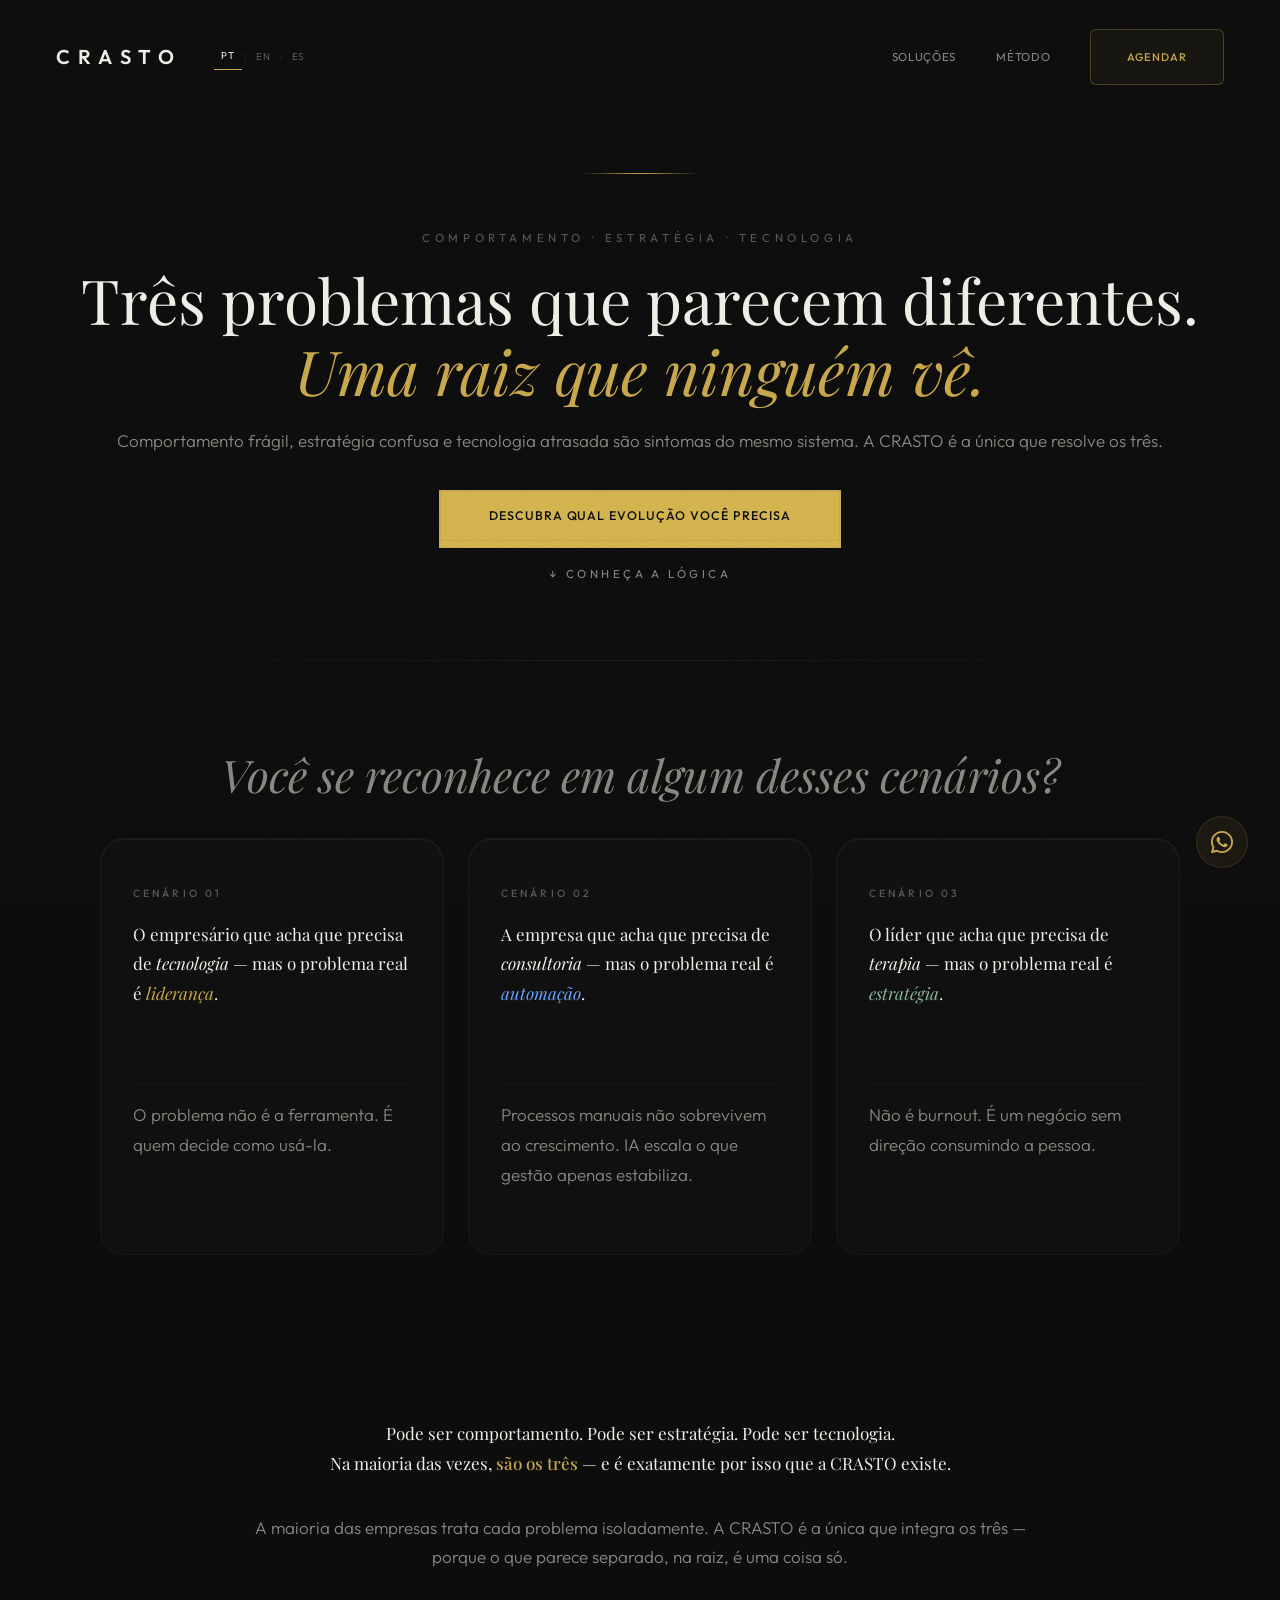
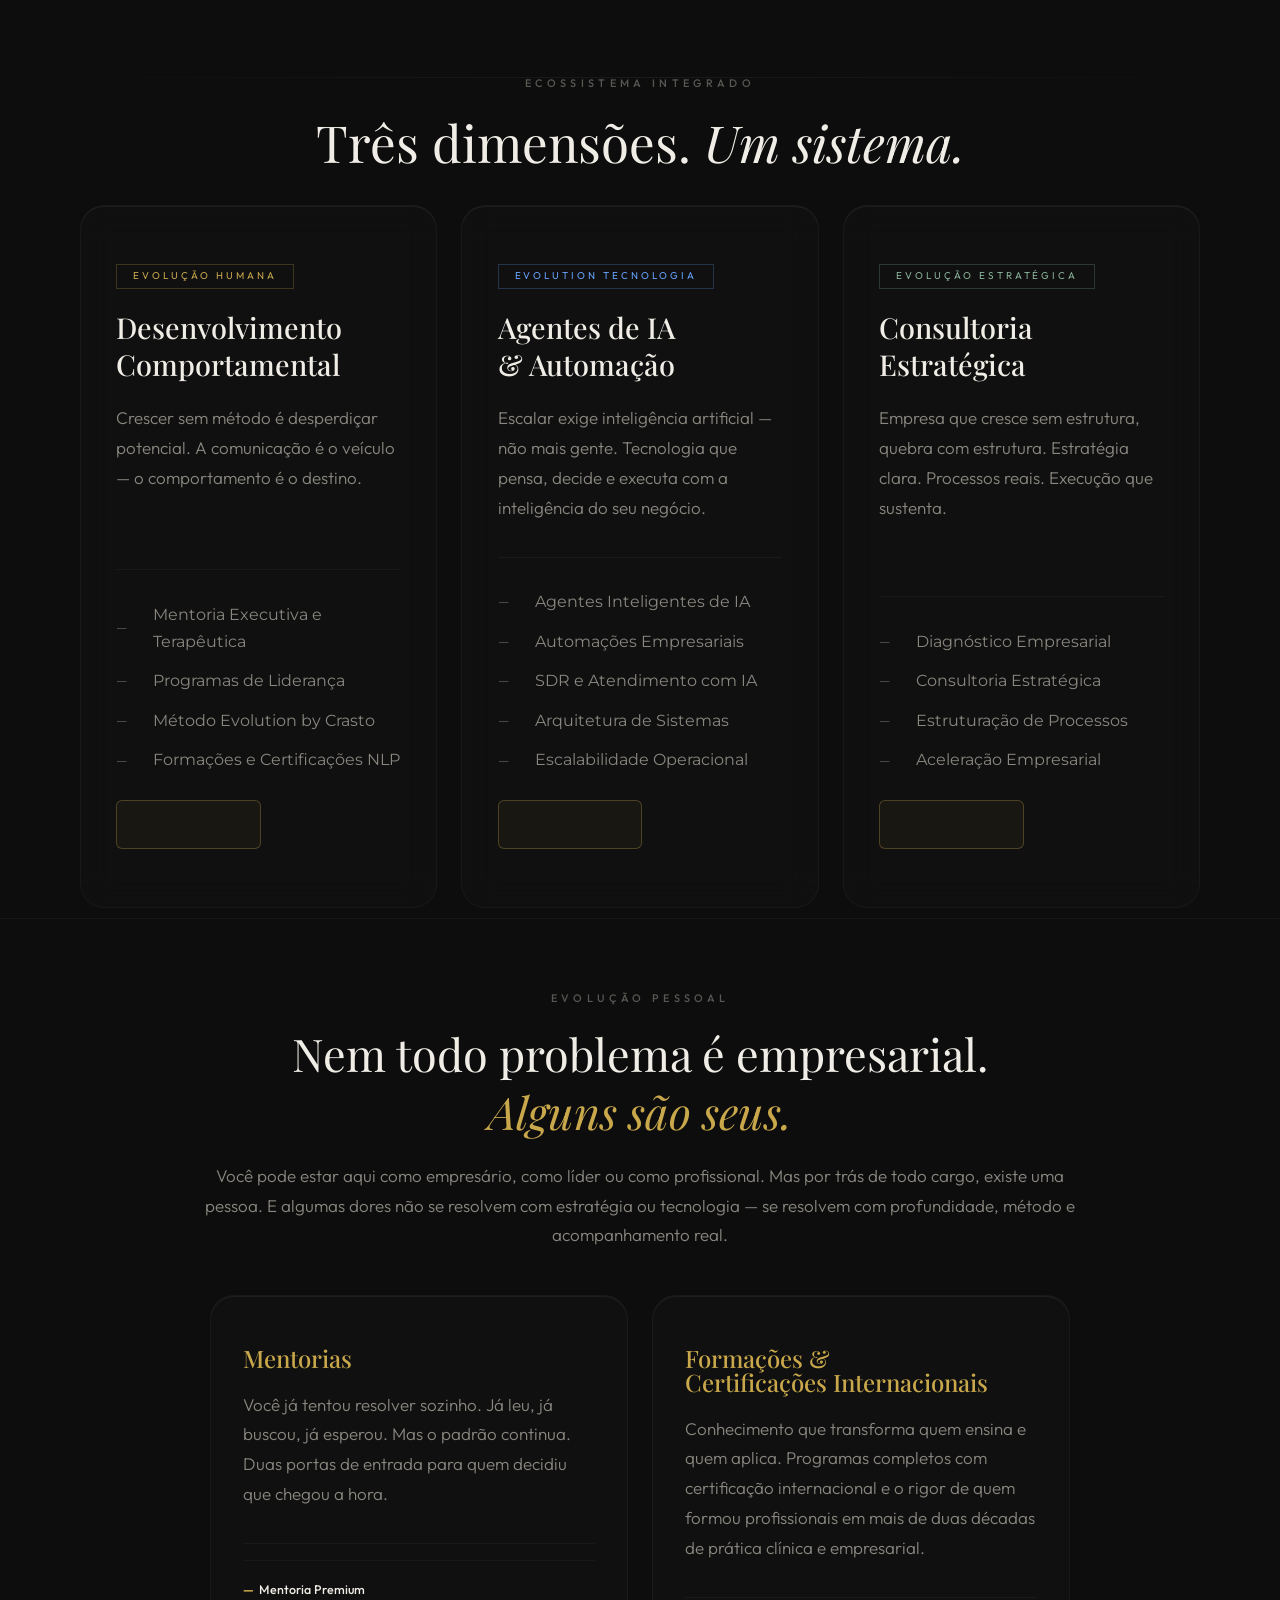
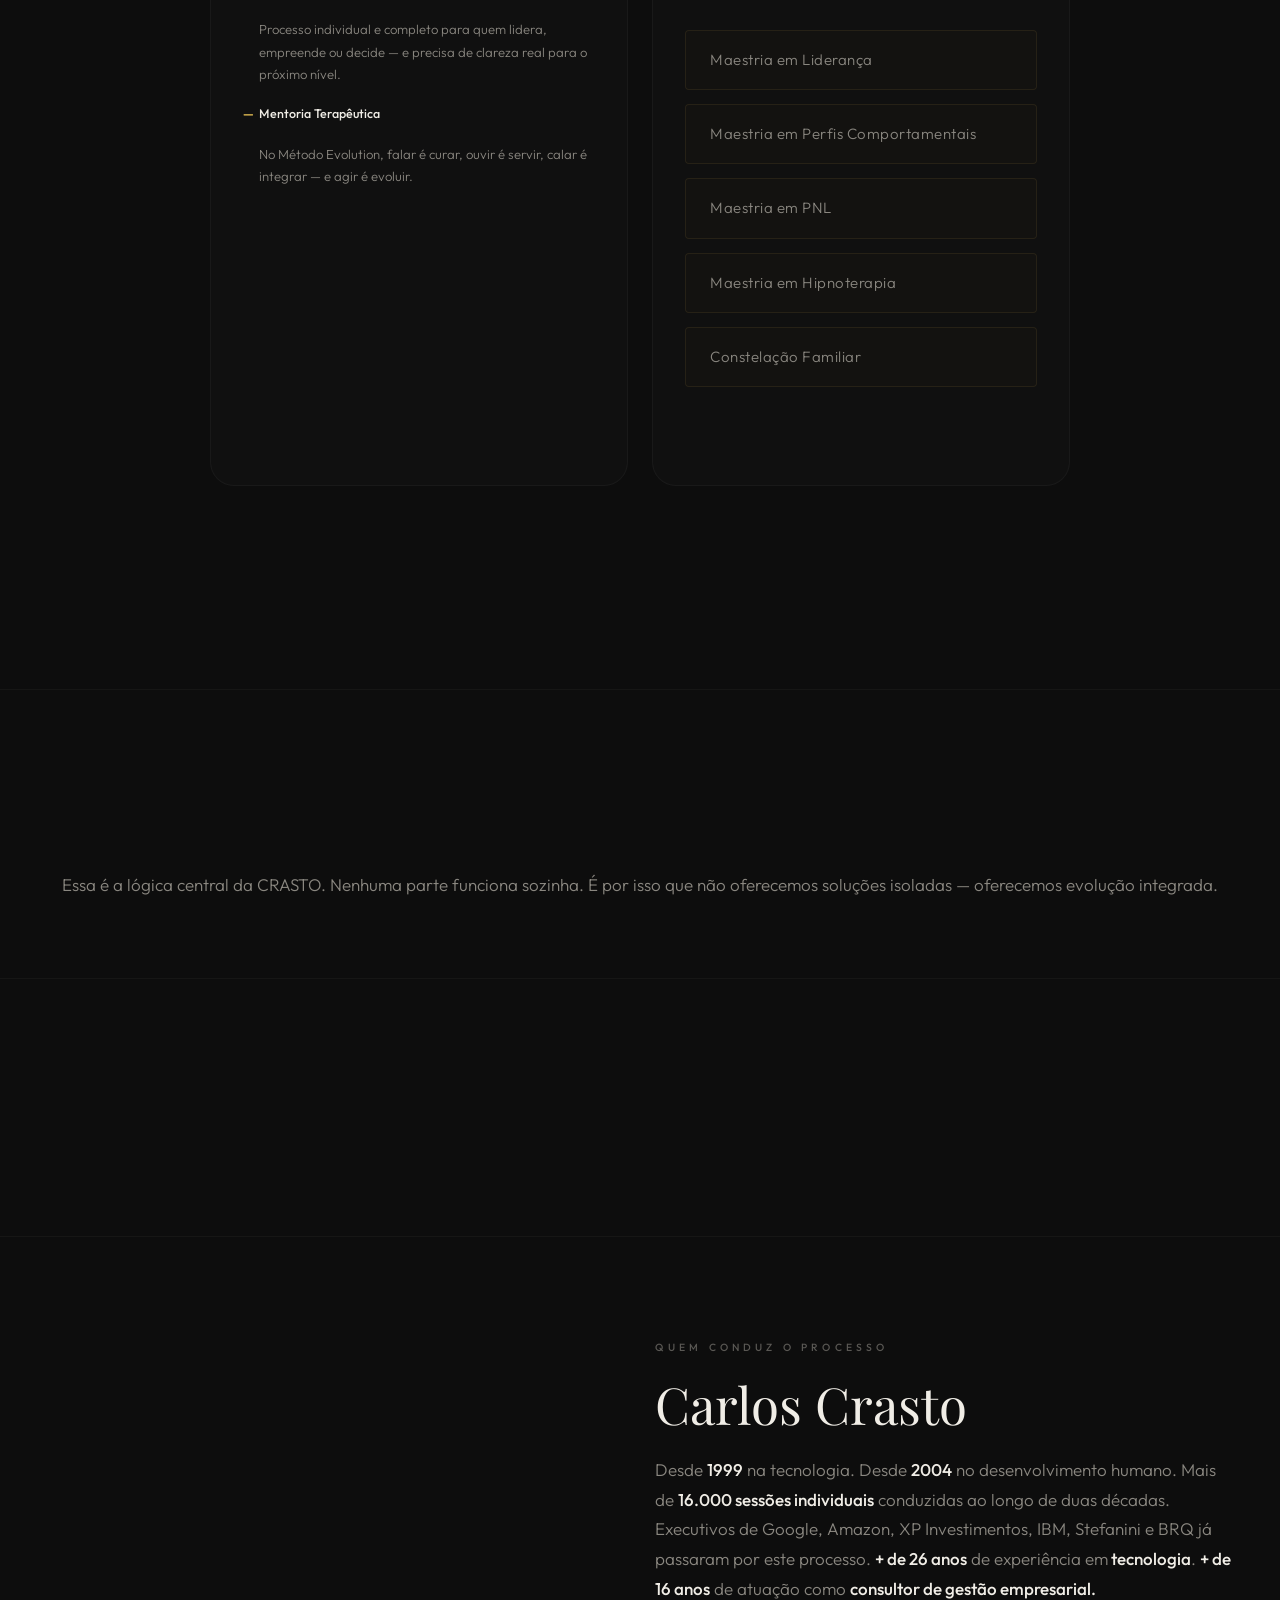
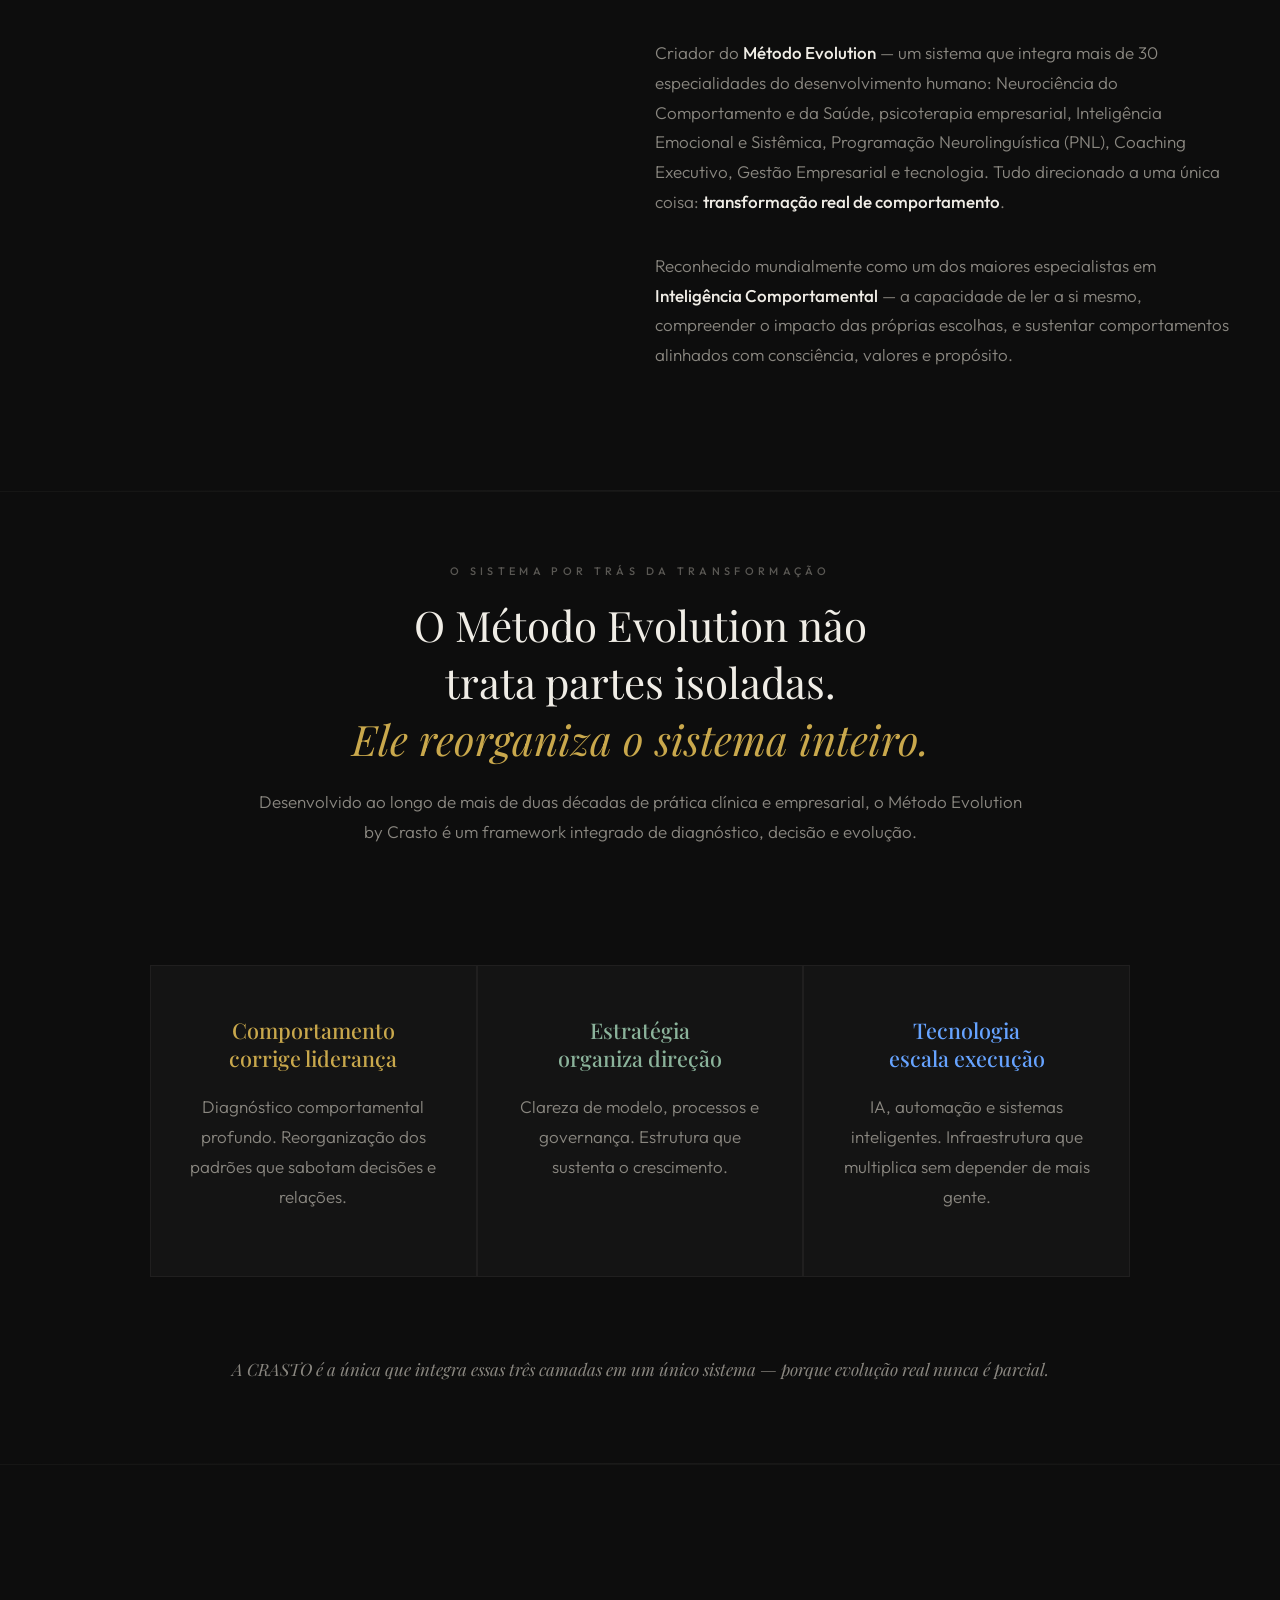
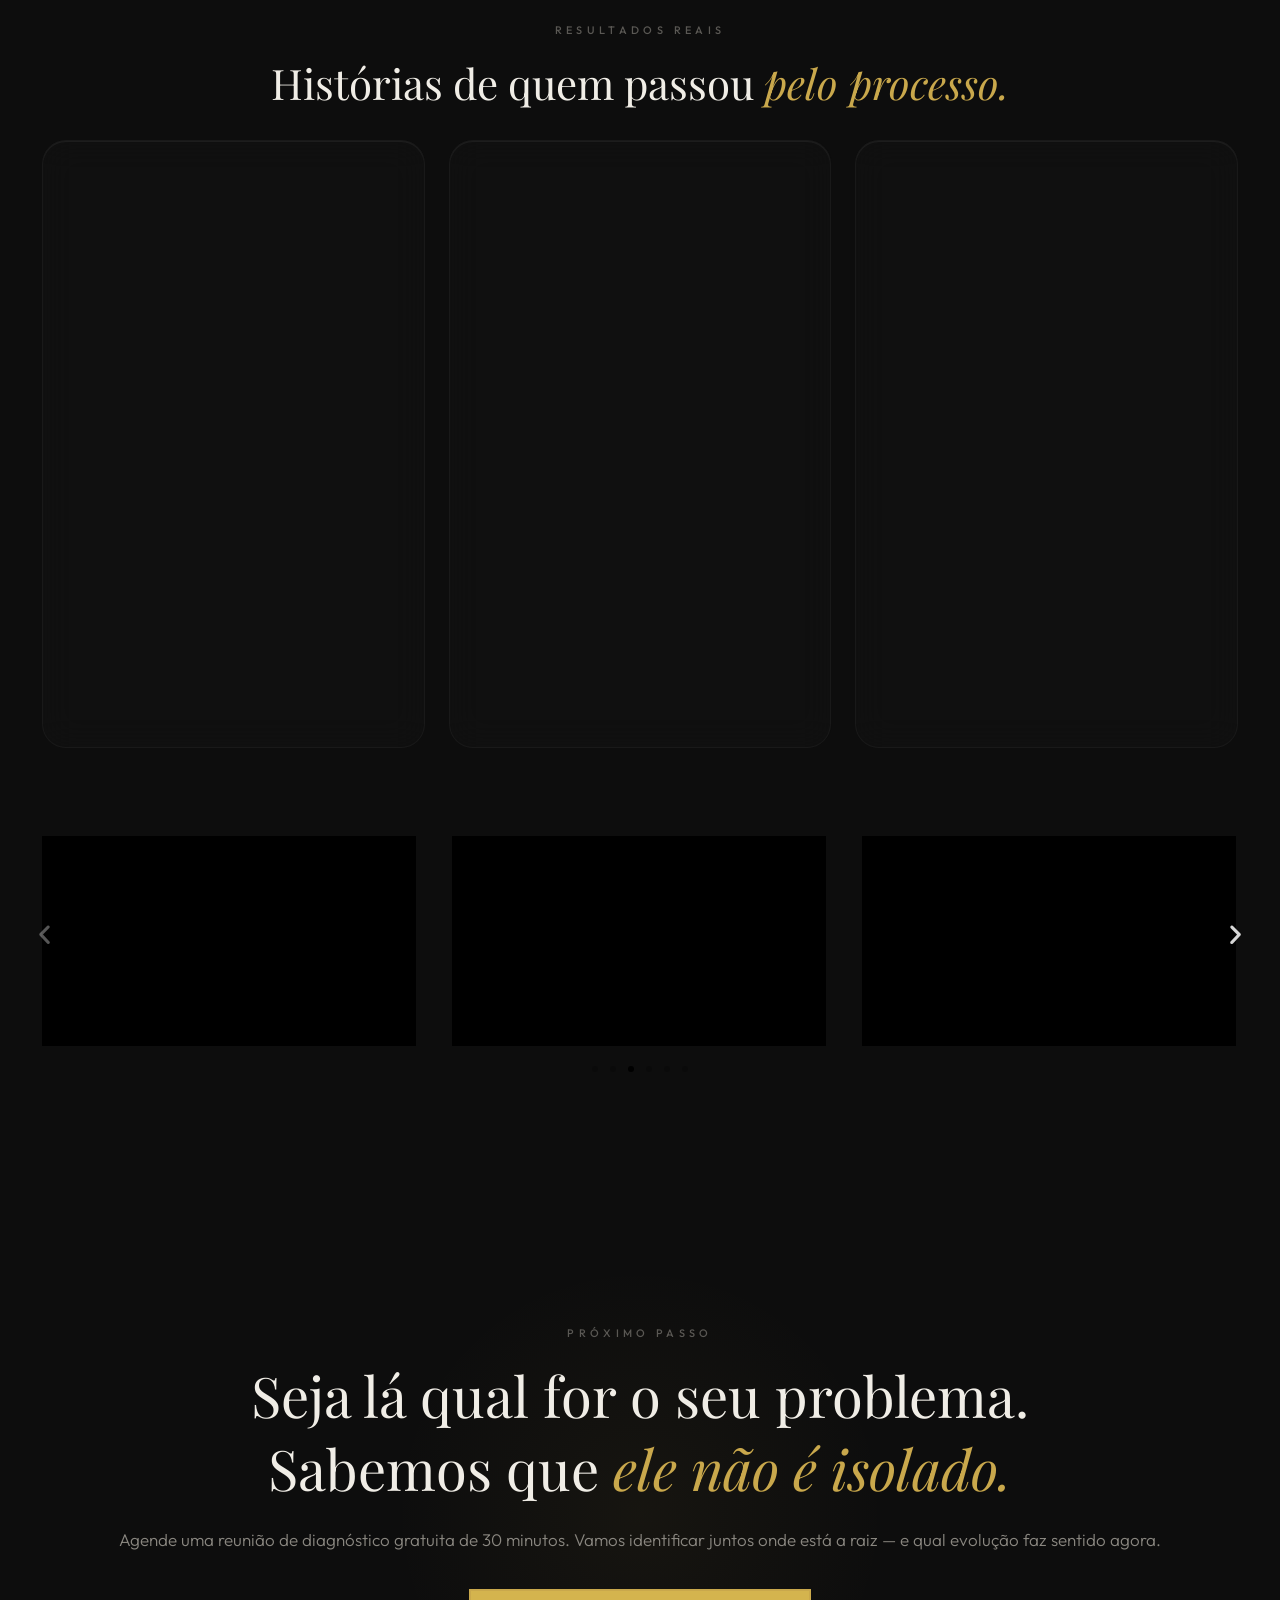
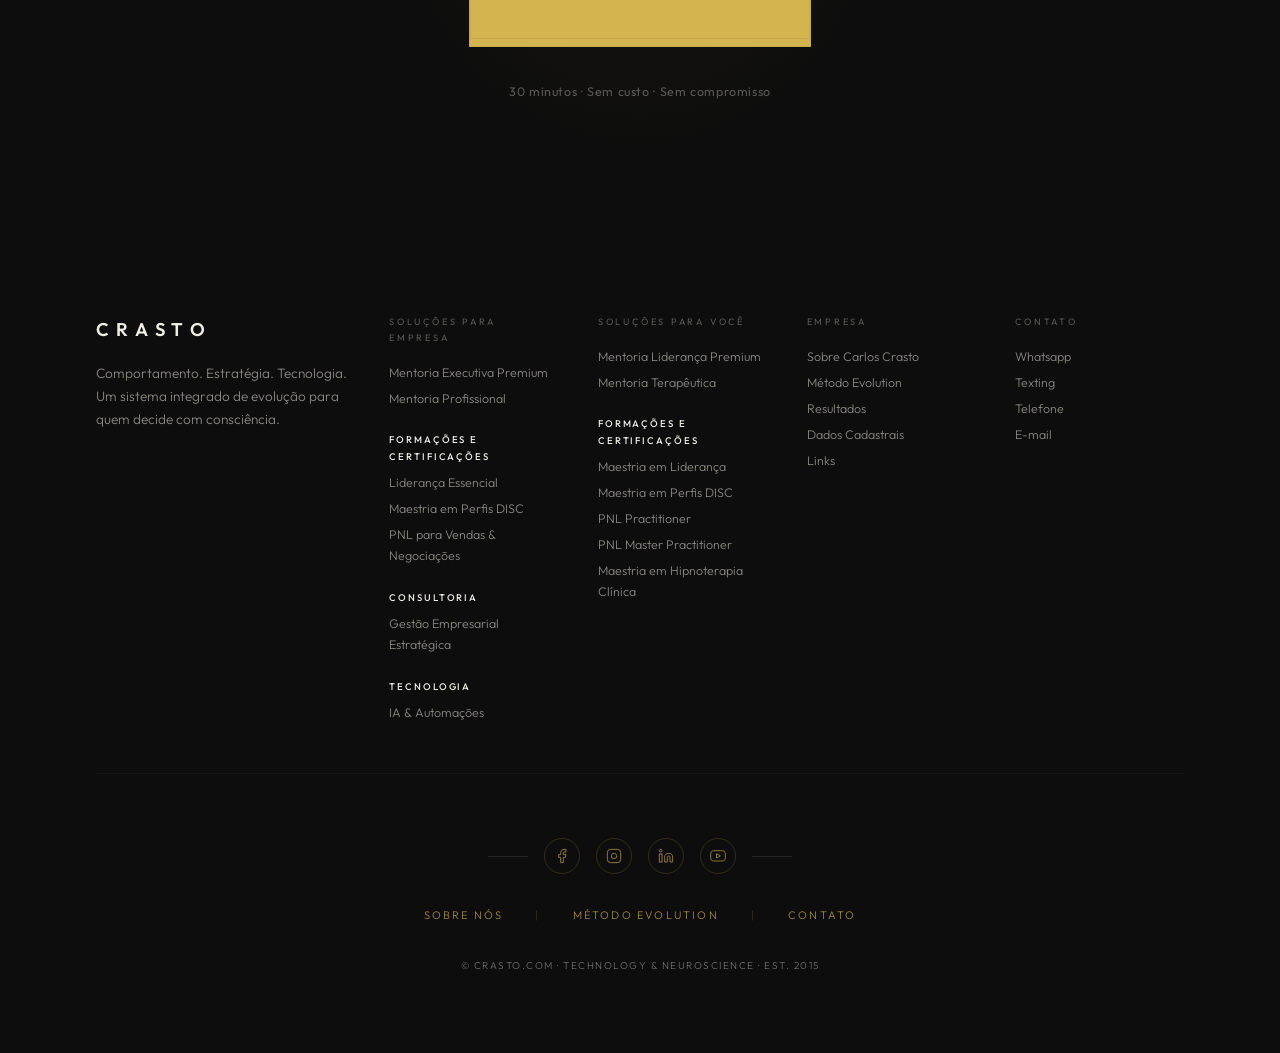
<file: index.html>
<!DOCTYPE html>
<html lang="pt-BR" style="scroll-behavior: auto;">

<head>
  <meta charset="utf-8" />
  <title>Crasto.com - CRASTO</title>
  <meta content="index, max-snippet:-1, max-image-preview:large, max-video-preview:-1, follow" name="robots" />
  <link as="image" href="https://crasto.com/wp-content/uploads/2026/02/photo-1511895426328-dc8714191300.webp"
    media="(min-width: 768px)" rel="preload" />
  <link as="image" href="https://crasto.com/wp-content/uploads/2026/02/photo_1511895426328_dc8714191300_1.webp"
    media="(max-width: 767px)" rel="preload" />
  <meta content="nositelinkssearchbox" name="google" />
  <link href="https://crasto.com/" rel="canonical" />
  <meta
    content="CRASTO PT | EN | ES Soluções Método Agendar Soluções Método Agendar Diagnóstico PT EN ES Comportamento · Estratégia · Tecnologia Três problemas que parecem diferentes.Uma raiz que ninguém vê. Comportamento frágil, estratégia confusa e tecnologia atrasada são sintomas do mesmo sistema. A CRASTO é a única que resolve os três. Descubra qual evolução você […]"
    name="description" />
  <script
    type="application/ld+json">{"@context":"https://schema.org","@type":"Organization","@id":"https://crasto.com/#","name":"","url":"https://crasto.com","logo":{"@type":"ImageObject","@id":"https://crasto.com/#logo","inLanguage":"pt-BR"},"description":"CRASTO","sameAs":["https://x.com/"]}</script>
  <meta content="https://crasto.com/" property="og:url" />
  <meta content="CRASTO" property="og:site_name" />
  <meta content="pt_BR" property="og:locale" />
  <meta content="website" property="og:type" />
  <meta content="Crasto.com - CRASTO" property="og:title" />
  <meta
    content="CRASTO PT | EN | ES Soluções Método Agendar Soluções Método Agendar Diagnóstico PT EN ES Comportamento · Estratégia · Tecnologia Três problemas que parecem diferentes.Uma raiz que ninguém vê. Comportamento frágil, estratégia confusa e tecnologia atrasada são sintomas do mesmo sistema. A CRASTO é a única que resolve os três. Descubra qual evolução você […] "
    property="og:description" />
  <meta content="summary" name="twitter:card" />
  <meta content="pt_BR" name="twitter:locale" />
  <meta content="Crasto.com - CRASTO" name="twitter:title" />
  <meta
    content="CRASTO PT | EN | ES Soluções Método Agendar Soluções Método Agendar Diagnóstico PT EN ES Comportamento · Estratégia · Tecnologia Três problemas que parecem diferentes.Uma raiz que ninguém vê. Comportamento frágil, estratégia confusa e tecnologia atrasada são sintomas do mesmo sistema. A CRASTO é a única que resolve os três. Descubra qual evolução você […] "
    name="twitter:description" />
  <meta content="https://crasto.com/" name="twitter:url" />
  <link href="//crasto.com" rel="dns-prefetch" />
  <link href="https://crasto.com/feed/" rel="alternate" title="Feed para CRASTO »" type="application/rss+xml" />
  <link href="https://crasto.com/comments/feed/" rel="alternate" title="Feed de comentários para CRASTO »"
    type="application/rss+xml" />
  <link href="https://crasto.com/wp-json/oembed/1.0/embed?url=https%3A%2F%2Fcrasto.com%2F" rel="alternate"
    title="oEmbed (JSON)" type="application/json+oembed" />
  <link href="https://crasto.com/wp-json/oembed/1.0/embed?url=https%3A%2F%2Fcrasto.com%2F&amp;format=xml"
    rel="alternate" title="oEmbed (XML)" type="text/xml+oembed" />
  <style id="wp-img-auto-sizes-contain-inline-css">
    img:is([sizes=auto i], [sizes^="auto," i]) {
      contain-intrinsic-size: 3000px 1500px
    }

    <link data-optimized="1" href="assets/af1abb81172e535a359b97be2d27d2_b2aea95408b5.css" id="ht_ctc_main_css-css" media="all" rel="stylesheet" /><style id="wp-emoji-styles-inline-css">img.wp-smiley,
    img.emoji {
      display: inline !important;
      border: none !important;
      box-shadow: none !important;
      height: 1em !important;
      width: 1em !important;
      margin: 0 0.07em !important;
      vertical-align: -0.1em !important;
      background: none !important;
      padding: 0 !important
    }

    /* ========================================= */
    /* CRASTO PREMIUM UX BUTTON OVERRIDE (GLOBAL) */
    /* ========================================= */

    /* Remove Elementor default glows and junk */
    .elementor-button,
    .elementor-button-wrapper>a,
    .elementor-widget-button .elementor-button,
    #cNavBtn {
      background: rgba(201, 168, 76, 0.05) !important;
      border: 1px solid rgba(201, 168, 76, 0.3) !important;
      border-radius: 6px !important;
      color: #c9a84c !important;
      font-weight: 500 !important;
      letter-spacing: 0.1em !important;
      text-transform: uppercase !important;
      font-size: 11px !important;
      padding: 18px 36px !important;
      box-shadow: none !important;
      backdrop-filter: blur(8px) !important;
      -webkit-backdrop-filter: blur(8px) !important;
      transition: all 0.4s cubic-bezier(0.16, 1, 0.3, 1) !important;
      position: relative;
      overflow: hidden;
    }

    /* Hover State - Magnetic Subtle Physicality (No more screaming glows!) */
    .elementor-button:hover,
    .elementor-button-wrapper>a:hover,
    .elementor-widget-button .elementor-button:hover,
    #cNavBtn:hover {
      background: rgba(201, 168, 76, 0.15) !important;
      border: 1px solid rgba(201, 168, 76, 0.6) !important;
      color: #ffffff !important;
      box-shadow: 0 4px 15px rgba(201, 168, 76, 0.1) !important;
      transform: translateY(-1px) !important;
    }

    /* Active / Pressed State */
    .elementor-button:active,
    .elementor-button-wrapper>a:active,
    .elementor-widget-button .elementor-button:active,
    #cNavBtn:active {
      transform: translateY(1px) scale(0.98) !important;
      background: rgba(201, 168, 76, 0.08) !important;
      box-shadow: inset 0 2px 4px rgba(0, 0, 0, 0.4) !important;
    }

    /* Specifically for buttons that had a massive text-shadow */
    .elementor-button-content-wrapper,
    .elementor-button-text {
      text-shadow: none !important;
    }
  </style>
  <style id="global-styles-inline-css">
    :root {
      --wp--preset--aspect-ratio--square: 1;
      --wp--preset--aspect-ratio--4-3: 4/3;
      --wp--preset--aspect-ratio--3-4: 3/4;
      --wp--preset--aspect-ratio--3-2: 3/2;
      --wp--preset--aspect-ratio--2-3: 2/3;
      --wp--preset--aspect-ratio--16-9: 16/9;
      --wp--preset--aspect-ratio--9-16: 9/16;
      --wp--preset--color--black: #000000;
      --wp--preset--color--cyan-bluish-gray: #abb8c3;
      --wp--preset--color--white: #ffffff;
      --wp--preset--color--pale-pink: #f78da7;
      --wp--preset--color--vivid-red: #cf2e2e;
      --wp--preset--color--luminous-vivid-orange: #ff6900;
      --wp--preset--color--luminous-vivid-amber: #fcb900;
      --wp--preset--color--light-green-cyan: #7bdcb5;
      --wp--preset--color--vivid-green-cyan: #00d084;
      --wp--preset--color--pale-cyan-blue: #8ed1fc;
      --wp--preset--color--vivid-cyan-blue: #0693e3;
      --wp--preset--color--vivid-purple: #9b51e0;
      --wp--preset--gradient--vivid-cyan-blue-to-vivid-purple: linear-gradient(135deg, rgb(6, 147, 227) 0%, rgb(155, 81, 224) 100%);
      --wp--preset--gradient--light-green-cyan-to-vivid-green-cyan: linear-gradient(135deg, rgb(122, 220, 180) 0%, rgb(0, 208, 130) 100%);
      --wp--preset--gradient--luminous-vivid-amber-to-luminous-vivid-orange: linear-gradient(135deg, rgb(252, 185, 0) 0%, rgb(255, 105, 0) 100%);
      --wp--preset--gradient--luminous-vivid-orange-to-vivid-red: linear-gradient(135deg, rgb(255, 105, 0) 0%, rgb(207, 46, 46) 100%);
      --wp--preset--gradient--very-light-gray-to-cyan-bluish-gray: linear-gradient(135deg, rgb(238, 238, 238) 0%, rgb(169, 184, 195) 100%);
      --wp--preset--gradient--cool-to-warm-spectrum: linear-gradient(135deg, rgb(74, 234, 220) 0%, rgb(151, 120, 209) 20%, rgb(207, 42, 186) 40%, rgb(238, 44, 130) 60%, rgb(251, 105, 98) 80%, rgb(254, 248, 76) 100%);
      --wp--preset--gradient--blush-light-purple: linear-gradient(135deg, rgb(255, 206, 236) 0%, rgb(152, 150, 240) 100%);
      --wp--preset--gradient--blush-bordeaux: linear-gradient(135deg, rgb(254, 205, 165) 0%, rgb(254, 45, 45) 50%, rgb(107, 0, 62) 100%);
      --wp--preset--gradient--luminous-dusk: linear-gradient(135deg, rgb(255, 203, 112) 0%, rgb(199, 81, 192) 50%, rgb(65, 88, 208) 100%);
      --wp--preset--gradient--pale-ocean: linear-gradient(135deg, rgb(255, 245, 203) 0%, rgb(182, 227, 212) 50%, rgb(51, 167, 181) 100%);
      --wp--preset--gradient--electric-grass: linear-gradient(135deg, rgb(202, 248, 128) 0%, rgb(113, 206, 126) 100%);
      --wp--preset--gradient--midnight: linear-gradient(135deg, rgb(2, 3, 129) 0%, rgb(40, 116, 252) 100%);
      --wp--preset--font-size--small: 13px;
      --wp--preset--font-size--medium: 20px;
      --wp--preset--font-size--large: 36px;
      --wp--preset--font-size--x-large: 42px;
      --wp--preset--spacing--20: 0.44rem;
      --wp--preset--spacing--30: 0.67rem;
      --wp--preset--spacing--40: 1rem;
      --wp--preset--spacing--50: 1.5rem;
      --wp--preset--spacing--60: 2.25rem;
      --wp--preset--spacing--70: 3.38rem;
      --wp--preset--spacing--80: 5.06rem;
      --wp--preset--shadow--natural: 6px 6px 9px rgba(0, 0, 0, 0.2);
      --wp--preset--shadow--deep: 12px 12px 50px rgba(0, 0, 0, 0.4);
      --wp--preset--shadow--sharp: 6px 6px 0px rgba(0, 0, 0, 0.2);
      --wp--preset--shadow--outlined: 6px 6px 0px -3px rgb(255, 255, 255), 6px 6px rgb(0, 0, 0);
      --wp--preset--shadow--crisp: 6px 6px 0px rgb(0, 0, 0)
    }

    :root {
      --wp--style--global--content-size: 800px;
      --wp--style--global--wide-size: 1200px
    }

    :where(body) {
      margin: 0
    }

    .wp-site-blocks>.alignleft {
      float: left;
      margin-right: 2em
    }

    .wp-site-blocks>.alignright {
      float: right;
      margin-left: 2em
    }

    .wp-site-blocks>.aligncenter {
      justify-content: center;
      margin-left: auto;
      margin-right: auto
    }

    :where(.wp-site-blocks)>* {
      margin-block-start: 24px;
      margin-block-end: 0
    }

    :where(.wp-site-blocks)>:first-child {
      margin-block-start: 0
    }

    :where(.wp-site-blocks)>:last-child {
      margin-block-end: 0
    }

    :root {
      --wp--style--block-gap: 24px
    }

    :root :where(.is-layout-flow)>:first-child {
      margin-block-start: 0
    }

    :root :where(.is-layout-flow)>:last-child {
      margin-block-end: 0
    }

    :root :where(.is-layout-flow)>* {
      margin-block-start: 24px;
      margin-block-end: 0
    }

    :root :where(.is-layout-constrained)>:first-child {
      margin-block-start: 0
    }

    :root :where(.is-layout-constrained)>:last-child {
      margin-block-end: 0
    }

    :root :where(.is-layout-constrained)>* {
      margin-block-start: 24px;
      margin-block-end: 0
    }

    :root :where(.is-layout-flex) {
      gap: 24px
    }

    :root :where(.is-layout-grid) {
      gap: 24px
    }

    .is-layout-flow>.alignleft {
      float: left;
      margin-inline-start: 0;
      margin-inline-end: 2em
    }

    .is-layout-flow>.alignright {
      float: right;
      margin-inline-start: 2em;
      margin-inline-end: 0
    }

    .is-layout-flow>.aligncenter {
      margin-left: auto !important;
      margin-right: auto !important
    }

    .is-layout-constrained>.alignleft {
      float: left;
      margin-inline-start: 0;
      margin-inline-end: 2em
    }

    .is-layout-constrained>.alignright {
      float: right;
      margin-inline-start: 2em;
      margin-inline-end: 0
    }

    .is-layout-constrained>.aligncenter {
      margin-left: auto !important;
      margin-right: auto !important
    }

    .is-layout-constrained>:where(:not(.alignleft):not(.alignright):not(.alignfull)) {
      max-width: var(--wp--style--global--content-size);
      margin-left: auto !important;
      margin-right: auto !important
    }

    .is-layout-constrained>.alignwide {
      max-width: var(--wp--style--global--wide-size)
    }

    body .is-layout-flex {
      display: flex
    }

    .is-layout-flex {
      flex-wrap: wrap;
      align-items: center
    }

    .is-layout-flex>:is(*, div) {
      margin: 0
    }

    body .is-layout-grid {
      display: grid
    }

    .is-layout-grid>:is(*, div) {
      margin: 0
    }

    body {
      padding-top: 0;
      padding-right: 0;
      padding-bottom: 0;
      padding-left: 0
    }

    a:where(:not(.wp-element-button)) {
      text-decoration: underline
    }

    :root :where(.wp-element-button, .wp-block-button__link) {
      background-color: #32373c;
      border-width: 0;
      color: #fff;
      font-family: inherit;
      font-size: inherit;
      font-style: inherit;
      font-weight: inherit;
      letter-spacing: inherit;
      line-height: inherit;
      padding-top: calc(0.667em + 2px);
      padding-right: calc(1.333em + 2px);
      padding-bottom: calc(0.667em + 2px);
      padding-left: calc(1.333em + 2px);
      text-decoration: none;
      text-transform: inherit
    }

    .has-black-color {
      color: var(--wp--preset--color--black) !important
    }

    .has-cyan-bluish-gray-color {
      color: var(--wp--preset--color--cyan-bluish-gray) !important
    }

    .has-white-color {
      color: var(--wp--preset--color--white) !important
    }

    .has-pale-pink-color {
      color: var(--wp--preset--color--pale-pink) !important
    }

    .has-vivid-red-color {
      color: var(--wp--preset--color--vivid-red) !important
    }

    .has-luminous-vivid-orange-color {
      color: var(--wp--preset--color--luminous-vivid-orange) !important
    }

    .has-luminous-vivid-amber-color {
      color: var(--wp--preset--color--luminous-vivid-amber) !important
    }

    .has-light-green-cyan-color {
      color: var(--wp--preset--color--light-green-cyan) !important
    }

    .has-vivid-green-cyan-color {
      color: var(--wp--preset--color--vivid-green-cyan) !important
    }

    .has-pale-cyan-blue-color {
      color: var(--wp--preset--color--pale-cyan-blue) !important
    }

    .has-vivid-cyan-blue-color {
      color: var(--wp--preset--color--vivid-cyan-blue) !important
    }

    .has-vivid-purple-color {
      color: var(--wp--preset--color--vivid-purple) !important
    }

    .has-black-background-color {
      background-color: var(--wp--preset--color--black) !important
    }

    .has-cyan-bluish-gray-background-color {
      background-color: var(--wp--preset--color--cyan-bluish-gray) !important
    }

    .has-white-background-color {
      background-color: var(--wp--preset--color--white) !important
    }

    .has-pale-pink-background-color {
      background-color: var(--wp--preset--color--pale-pink) !important
    }

    .has-vivid-red-background-color {
      background-color: var(--wp--preset--color--vivid-red) !important
    }

    .has-luminous-vivid-orange-background-color {
      background-color: var(--wp--preset--color--luminous-vivid-orange) !important
    }

    .has-luminous-vivid-amber-background-color {
      background-color: var(--wp--preset--color--luminous-vivid-amber) !important
    }

    .has-light-green-cyan-background-color {
      background-color: var(--wp--preset--color--light-green-cyan) !important
    }

    .has-vivid-green-cyan-background-color {
      background-color: var(--wp--preset--color--vivid-green-cyan) !important
    }

    .has-pale-cyan-blue-background-color {
      background-color: var(--wp--preset--color--pale-cyan-blue) !important
    }

    .has-vivid-cyan-blue-background-color {
      background-color: var(--wp--preset--color--vivid-cyan-blue) !important
    }

    .has-vivid-purple-background-color {
      background-color: var(--wp--preset--color--vivid-purple) !important
    }

    .has-black-border-color {
      border-color: var(--wp--preset--color--black) !important
    }

    .has-cyan-bluish-gray-border-color {
      border-color: var(--wp--preset--color--cyan-bluish-gray) !important
    }

    .has-white-border-color {
      border-color: var(--wp--preset--color--white) !important
    }

    .has-pale-pink-border-color {
      border-color: var(--wp--preset--color--pale-pink) !important
    }

    .has-vivid-red-border-color {
      border-color: var(--wp--preset--color--vivid-red) !important
    }

    .has-luminous-vivid-orange-border-color {
      border-color: var(--wp--preset--color--luminous-vivid-orange) !important
    }

    .has-luminous-vivid-amber-border-color {
      border-color: var(--wp--preset--color--luminous-vivid-amber) !important
    }

    .has-light-green-cyan-border-color {
      border-color: var(--wp--preset--color--light-green-cyan) !important
    }

    .has-vivid-green-cyan-border-color {
      border-color: var(--wp--preset--color--vivid-green-cyan) !important
    }

    .has-pale-cyan-blue-border-color {
      border-color: var(--wp--preset--color--pale-cyan-blue) !important
    }

    .has-vivid-cyan-blue-border-color {
      border-color: var(--wp--preset--color--vivid-cyan-blue) !important
    }

    .has-vivid-purple-border-color {
      border-color: var(--wp--preset--color--vivid-purple) !important
    }

    .has-vivid-cyan-blue-to-vivid-purple-gradient-background {
      background: var(--wp--preset--gradient--vivid-cyan-blue-to-vivid-purple) !important
    }

    .has-light-green-cyan-to-vivid-green-cyan-gradient-background {
      background: var(--wp--preset--gradient--light-green-cyan-to-vivid-green-cyan) !important
    }

    .has-luminous-vivid-amber-to-luminous-vivid-orange-gradient-background {
      background: var(--wp--preset--gradient--luminous-vivid-amber-to-luminous-vivid-orange) !important
    }

    .has-luminous-vivid-orange-to-vivid-red-gradient-background {
      background: var(--wp--preset--gradient--luminous-vivid-orange-to-vivid-red) !important
    }

    .has-very-light-gray-to-cyan-bluish-gray-gradient-background {
      background: var(--wp--preset--gradient--very-light-gray-to-cyan-bluish-gray) !important
    }

    .has-cool-to-warm-spectrum-gradient-background {
      background: var(--wp--preset--gradient--cool-to-warm-spectrum) !important
    }

    .has-blush-light-purple-gradient-background {
      background: var(--wp--preset--gradient--blush-light-purple) !important
    }

    .has-blush-bordeaux-gradient-background {
      background: var(--wp--preset--gradient--blush-bordeaux) !important
    }

    .has-luminous-dusk-gradient-background {
      background: var(--wp--preset--gradient--luminous-dusk) !important
    }

    .has-pale-ocean-gradient-background {
      background: var(--wp--preset--gradient--pale-ocean) !important
    }

    .has-electric-grass-gradient-background {
      background: var(--wp--preset--gradient--electric-grass) !important
    }

    .has-midnight-gradient-background {
      background: var(--wp--preset--gradient--midnight) !important
    }

    .has-small-font-size {
      font-size: var(--wp--preset--font-size--small) !important
    }

    .has-medium-font-size {
      font-size: var(--wp--preset--font-size--medium) !important
    }

    .has-large-font-size {
      font-size: var(--wp--preset--font-size--large) !important
    }

    .has-x-large-font-size {
      font-size: var(--wp--preset--font-size--x-large) !important
    }

    :root :where(.wp-block-pullquote) {
      font-size: 1.5em;
      line-height: 1.6
    }
  </style>
  <link data-optimized="1" href="assets/309cb685e29232d942dfea8fb16b86_c441d2c6e171.css" id="hello-elementor-css"
    media="all" rel="stylesheet" />
  <link data-optimized="1" href="assets/442828e040976e73bbd50cd1334e76_e178c01ca3db.css"
    id="hello-elementor-theme-style-css" media="all" rel="stylesheet" />
  <link data-optimized="1" href="assets/d46f44bdfbf3d7daae6819e17d2678_f81ad013b94d.css"
    id="hello-elementor-header-footer-css" media="all" rel="stylesheet" />
  <link data-optimized="1" href="assets/8edac947524abf75e33c1dd9a67f86_9808447a4b12.css" id="elementor-frontend-css"
    media="all" rel="stylesheet" />
  <style id="elementor-frontend-inline-css">
    .e-heading-base a,
    .e-paragraph-base a {
      all: unset;
      cursor: pointer
    }

    form[data-element_type="e-form"].form-state-success [data-element_type="e-form-success-message"],
    form[data-element_type="e-form"].form-state-error [data-element_type="e-form-error-message"] {
      display: block
    }
  </style>
  <link data-optimized="1" href="assets/c86acea245f3b53773b0503c5f82f4_433651cac578.css" id="elementor-post-7-css"
    media="all" rel="stylesheet" />
  <link data-optimized="1" href="assets/8439f5af81f470cf5cc2547e15b352_3d81e42cf669.css" id="elementor-icons-css"
    media="all" rel="stylesheet" />
  <link data-optimized="1" href="assets/d3e364e7b5df9596651d4bf3168278_ed1f05113b91.css" id="font-awesome-5-all-css"
    media="all" rel="stylesheet" />
  <link data-optimized="1" href="assets/a4ff7422803c84c7738882153e32c6_97284406efcc.css" id="font-awesome-4-shim-css"
    media="all" rel="stylesheet" />
  <link data-optimized="1" href="assets/11d9e786967936788258962cecb377_afd7ada11011.css" id="she-header-style-css"
    media="all" rel="stylesheet" />
  <link data-optimized="1" href="assets/12c2281f0b35a1a03dc574429d8af1_9065ce2ad301.css" id="widget-heading-css"
    media="all" rel="stylesheet" />
  <link data-optimized="1" href="assets/d30d6e10668c575f7f3bb1dfc4c147_ec9d8a6ce7a4.css" id="widget-divider-css"
    media="all" rel="stylesheet" />
  <link data-optimized="1" href="assets/cc361ea3944e913852e211556fd875_078921374543.css" id="widget-icon-list-css"
    media="all" rel="stylesheet" />
  <link data-optimized="1" href="assets/43512dd6c5b6e9edb8b6f8d96f3276_3ac9b1133e17.css" id="widget-image-css"
    media="all" rel="stylesheet" />
  <link data-optimized="1" href="assets/82123fd1574ba5b318f64a20c16c84_f8bdd8aae280.css" id="widget-video-css"
    media="all" rel="stylesheet" />
  <link data-optimized="1" href="assets/069c7ab6a9955e5dad5d9d9f5991c8_746420613a97.css" id="swiper-css" media="all"
    rel="stylesheet" />
  <link data-optimized="1" href="assets/8abf7025b1dd3024baf91f5530dfee_91c66bec6d57.css" id="e-swiper-css" media="all"
    rel="stylesheet" />
  <link data-optimized="1" href="assets/465c06ab5995be9b7ec392f298b552_2ee40dd34fa1.css" id="widget-nested-carousel-css"
    media="all" rel="stylesheet" />
  <link data-optimized="1" href="assets/2c6ea3f326bbf9a370748307cd82c0_56d02364190a.css" id="elementor-post-13318-css"
    media="all" rel="stylesheet" />
  <link data-optimized="1" href="assets/b04691340a644cb68faa4a5282be7e_7f14a594a351.css" id="base-desktop-css"
    media="all" rel="stylesheet" />
  <link data-optimized="1" href="assets/1b194f8cf4d8ff23c8b9709f9cb0c7_bc8b3da66f2f.css"
    id="global-frontend-desktop-css" media="all" rel="stylesheet" />
  <link data-optimized="1" href="assets/3d87e3f100d94f4e0ea71ce59ad5ce_ddc42397336b.css" id="global-frontend-tablet-css"
    media="(max-width:1024px)" rel="stylesheet" />
  <link data-optimized="1" href="assets/76c671c3f2e5cab770f1c0026e9fd5_ca491a620e0e.css" id="global-frontend-mobile-css"
    media="(max-width:767px)" rel="stylesheet" />
  <link data-optimized="1" href="assets/023fbcddf3fc261d14978b89a518a1_4b3abdd368ba.css"
    id="elementor-gf-local-montserrat-css" media="all" rel="stylesheet" />
  <link data-optimized="1" href="assets/4b4846eded477d5ef238ef780ffa5c_be52de7c1d3e.css"
    id="elementor-gf-local-roboto-css" media="all" rel="stylesheet" />
  <link data-optimized="1" href="assets/00849e3851182b1e4c4f38c0740db1_b937a8ea8767.css"
    id="elementor-gf-local-cormorantgaramond-css" media="all" rel="stylesheet" />
  <link data-optimized="1" href="assets/bc490c6e5dd897ec53610154ceee72_dbd208147bd7.css"
    id="elementor-gf-local-albertsans-css" media="all" rel="stylesheet" />
  <link data-optimized="1" href="assets/11a35338584fe544e544d42c666e09_f3e79a0e6a06.css"
    id="elementor-gf-local-playfairdisplay-css" media="all" rel="stylesheet" />
  <link data-optimized="1" href="assets/a37779618dcb04ef1bb5170c834333_ede4de1d1301.css"
    id="elementor-gf-local-kdamthmorpro-css" media="all" rel="stylesheet" />
  <link data-optimized="1" href="assets/e865fd4aaa203dbda8648d7c70ec50_e0b81ff3cfa7.css"
    id="elementor-gf-local-outfit-css" media="all" rel="stylesheet" />
  <link data-optimized="1" href="assets/99ede76310cd1ced155fbe3e3bb66f_c1afa43d1f98.css"
    id="elementor-icons-shared-0-css" media="all" rel="stylesheet" />
  <link data-optimized="1" href="assets/86124aba57fabcac9d434b609d79fc_f574bb19e6b5.css"
    id="elementor-icons-fa-solid-css" media="all" rel="stylesheet" />





  <link href="https://crasto.com/wp-json/" rel="https://api.w.org/" />
  <link href="https://crasto.com/wp-json/wp/v2/pages/13318" rel="alternate" title="JSON" type="application/json" />
  <link href="https://crasto.com/xmlrpc.php?rsd" rel="EditURI" title="RSD" type="application/rsd+xml" />
  <meta content="WordPress 6.9.4" name="generator" />
  <link href="https://crasto.com/" rel="shortlink" />
  <script
    type="application/ld+json">{"@context":"https://schema.org","@graph":[{"@type":"WebSite","name":"CRASTO","description":"Go Beyond","url":"https://crasto.com","inLanguage":"pt_BR","@id":"https://crasto.com#website"},{"@type":"WebPage","name":"Crasto.com","url":"https://crasto.com/","description":"CRASTO PT | EN | ES Soluções Método Agendar Soluções Método Agendar Diagnóstico PT EN ES Comportamento · Estratégia · Tecnologia Três problemas que...","inLanguage":"pt_BR","@id":"https://crasto.com/#webpage"},{"@type":"BreadcrumbList","@id":"https://crasto.com/#breadcrumblist","itemListElement":[{"@type":"ListItem","position":1,"item":{"@id":"https://crasto.com","name":"Home"}},{"@type":"ListItem","position":3,"item":{"@id":"https://crasto.com/","name":"Crasto.com"}}]},{"@type":"SearchAction","@id":"https://crasto.com#searchaction","target":"https://crasto.com/?s={search_term_string}","query-input":"required name=search_term_string"}]}</script>
  <meta
    content="Elementor 4.0.1; features: additional_custom_breakpoints; settings: css_print_method-external, google_font-enabled, font_display-swap"
    name="generator" />
  <style>
    .e-con.e-parent:nth-of-type(n+4):not(.e-lazyloaded):not(.e-no-lazyload),
    .e-con.e-parent:nth-of-type(n+4):not(.e-lazyloaded):not(.e-no-lazyload) * {
      background-image: none !important
    }

    @media screen and (max-height:1024px) {

      .e-con.e-parent:nth-of-type(n+3):not(.e-lazyloaded):not(.e-no-lazyload),
      .e-con.e-parent:nth-of-type(n+3):not(.e-lazyloaded):not(.e-no-lazyload) * {
        background-image: none !important
      }
    }

    @media screen and (max-height:640px) {

      .e-con.e-parent:nth-of-type(n+2):not(.e-lazyloaded):not(.e-no-lazyload),
      .e-con.e-parent:nth-of-type(n+2):not(.e-lazyloaded):not(.e-no-lazyload) * {
        background-image: none !important
      }
    }
  </style>
  <meta content="#000000F4" name="theme-color" />
  <link href="assets/cropped-favicon_crasto-32x32_971998c771ec.png" rel="icon" sizes="32x32" />
  <link href="assets/cropped-favicon_crasto-192x192_a1e73106a4c1.png" rel="icon" sizes="192x192" />
  <link href="assets/cropped-favicon_crasto-180x180_46bdd757e492.png" rel="apple-touch-icon" />
  <meta content="assets/cropped-favicon_crasto-270x270_7b7aaa11137d.png" name="msapplication-TileImage" />
  <style id="wp-custom-css">
    a {
      color: #888;
      text-decoration: none
    }

    a:hover {
      color: #666
    }

    a:visited {
      color: #666
    }

    a:active {
      color: #666
    }

    html,
    body {
      overflow-x: hidden !important
    }

    body::-webkit-scrollbar {
      width: 10px
    }

    body::-webkit-scrollbar-track {
      background: #000
    }

    body::-webkit-scrollbar-thumb {
      background-color: #88631E;
      border-radius: 10px;
      border: 2px solid #000
    }

    @-moz-document url-prefix() {
      * {
        scrollbar-width: 10px;
        scrollbar-color: #88631E #000;
        -moz-appearance: scrollbar
      }
    }
  </style>
  <meta content="width=device-width, initial-scale=1.0, viewport-fit=cover" name="viewport" />
  <style data-scroll-fix="true">
    /* Scroll fixes for offline viewing */
    html,
    body {
      overflow: auto !important;
      overflow-x: hidden !important;
      height: auto !important;
      min-height: 100% !important;
      scroll-behavior: auto !important;
      opacity: 1 !important;
      visibility: visible !important;
    }

    /* Force visibility - many sites use JS animations for initial display */
    body,
    .wrapper,
    main,
    #__next,
    #app,
    .page,
    .content {
      opacity: 1 !important;
      visibility: visible !important;
      transform: none !important;
    }

    /* Disable loader/preloader overlays */
    .loader,
    .preloader,
    .loading,
    [class*="loader"],
    [class*="preloader"] {
      display: none !important;
      opacity: 0 !important;
    }

    /* Show elements that might be hidden for animation */
    .word-inner,
    .char,
    .line,
    [data-aos],
    [data-scroll],
    .hero-text span,
    .hero-fade,
    [class*="hero"] span {
      opacity: 1 !important;
      transform: none !important;
      visibility: visible !important;
    }

    /* Reset Tailwind animation utility classes */
    .translate-y-full,
    .translate-x-full,
    .-translate-y-full,
    .-translate-x-full,
    .translate-y-1\/2,
    .-translate-y-1\/2,
    .translate-y-\[100\%\],
    .translate-y-\[110\%\] {
      transform: none !important;
    }

    /* Force visibility on common hidden-for-animation patterns */
    .opacity-0,
    [class*="opacity-0"] {
      opacity: 1 !important;
    }

    /* Reset scale transforms used for animations */
    .scale-0,
    .scale-50,
    .scale-75 {
      transform: none !important;
    }

    html.lenis,
    html.lenis-smooth,
    body.lenis,
    body.lenis-smooth,
    .lenis-wrapper,
    .lenis-content,
    [data-lenis-prevent],
    [data-scroll-container] {
      overflow: visible !important;
      height: auto !important;
    }

    /* Fix flex containers that might cut off content */
    body.flex.items-center,
    body.flex.justify-center {
      align-items: flex-start !important;
      min-height: 100vh;
      height: auto !important;
    }

    /* Ensure main content scrolls */
    main,
    #__next,
    #__nuxt,
    #app,
    .main-content {
      overflow: visible !important;
      height: auto !important;
    }
  </style>
</head>

<body
  class="home wp-singular page-template page-template-elementor_canvas page page-id-13318 wp-custom-logo wp-embed-responsive wp-theme-hello-elementor hello-elementor-default elementor-default elementor-template-canvas elementor-kit-7 elementor-page elementor-page-13318 e--ua-blink e--ua-mac e--ua-webkit litespeed_lazyloaded"
  data-elementor-device-mode="desktop" style="scroll-behavior: auto;">
  <e-page-transition class="e-page-transition--entered" exclude="^https\:\/\/crasto\.com\/wp\-admin\/">
    <style>
      e-page-transition {
        --preloader-fade-duration: .5s;
        --preloader-delay: calc(var(--e-page-transition-animation-duration, 0s) + var(--e-preloader-delay, 0s));
        --page-transition-delay: var(--preloader-fade-duration);
        position: fixed;
        inset: 0;
        display: grid;
        place-items: center;
        z-index: 10000;
        background: #fff;
        animation-fill-mode: both;
        animation-duration: var(--e-page-transition-animation-duration)
      }

      e-page-transition[disabled] {
        display: none
      }

      e-page-transition e-preloader,
      e-page-transition .e-page-transition--preloader {
        opacity: 0
      }

      e-page-transition .e-page-transition--preloader {
        position: absolute;
        font-size: var(--e-preloader-size);
        color: var(--e-preloader-color);
        fill: var(--e-preloader-color);
        width: var(--e-preloader-width);
        max-width: var(--e-preloader-max-width);
        transform: rotate(var(--e-preloader-rotate, 0deg));
        animation-name: var(--e-preloader-animation);
        animation-duration: var(--e-preloader-animation-duration, 1000ms);
        animation-iteration-count: infinite;
        animation-timing-function: linear
      }

      e-page-transition svg.e-page-transition--preloader {
        width: var(--e-preloader-size)
      }

      .e-page-transition--entering {
        animation-name: var(--e-page-transition-entrance-animation);
        animation-delay: var(--preloader-fade-duration, 0s)
      }

      .e-page-transition--entering e-preloader,
      .e-page-transition--entering .e-page-transition--preloader {
        animation: var(--e-preloader-animation, none) var(--e-preloader-animation-duration, 0s) linear infinite, e-page-transition-fade-out var(--preloader-fade-duration) both;
        transition: none
      }

      .e-page-transition--exiting {
        animation-name: var(--e-page-transition-exit-animation)
      }

      .e-page-transition--exiting e-preloader,
      .e-page-transition--exiting .e-page-transition--preloader {
        opacity: var(--e-preloader-opacity, 1);
        transition: var(--preloader-fade-duration) all;
        transition-delay: var(--preloader-delay, 0s)
      }

      .e-page-transition--entered:not(.e-page-transition--preview) {
        display: none
      }

      .e-page-transition--preview {
        animation-fill-mode: initial
      }

      .e-page-transition--preview.e-page-transition--entered e-preloader,
      .e-page-transition--preview.e-page-transition--entered .e-page-transition--preloader {
        opacity: var(--e-preloader-opacity, 1)
      }

      @media(prefers-reduced-motion: reduce) {
        e-page-transition {
          display: none
        }
      }

      @keyframes e-page-transition-fade-in {
        from {
          opacity: 0
        }

        to {
          opacity: 1
        }
      }

      @keyframes e-page-transition-fade-in-down {
        from {
          opacity: 0;
          transform: translate3d(0, -100%, 0)
        }

        to {
          opacity: 1;
          transform: none
        }
      }

      @keyframes e-page-transition-fade-in-left {
        from {
          opacity: 0;
          transform: translate3d(-100%, 0, 0)
        }

        to {
          opacity: 1;
          transform: none
        }
      }

      @keyframes e-page-transition-fade-in-right {
        from {
          opacity: 0;
          transform: translate3d(100%, 0, 0)
        }

        to {
          opacity: 1;
          transform: none
        }
      }

      @keyframes e-page-transition-fade-in-up {
        from {
          opacity: 0;
          transform: translate3d(0, 100%, 0)
        }

        to {
          opacity: 1;
          transform: none
        }
      }

      @keyframes e-page-transition-zoom-in {
        from {
          opacity: 0;
          transform: scale3d(0.3, 0.3, 0.3)
        }

        50% {
          opacity: 1
        }
      }

      @keyframes e-page-transition-slide-in-down {
        from {
          transform: translate3d(0, -100%, 0);
          visibility: visible
        }

        to {
          transform: translate3d(0, 0, 0)
        }
      }

      @keyframes e-page-transition-slide-in-left {
        from {
          transform: translate3d(-100%, 0, 0);
          visibility: visible
        }

        to {
          transform: translate3d(0, 0, 0)
        }
      }

      @keyframes e-page-transition-slide-in-right {
        from {
          transform: translate3d(100%, 0, 0);
          visibility: visible
        }

        to {
          transform: translate3d(0, 0, 0)
        }
      }

      @keyframes e-page-transition-slide-in-up {
        from {
          transform: translate3d(0, 100%, 0);
          visibility: visible
        }

        to {
          transform: translate3d(0, 0, 0)
        }
      }

      @keyframes e-page-transition-fade-out {
        from {
          opacity: 1
        }

        to {
          opacity: 0
        }
      }

      @keyframes e-page-transition-fade-out-up {
        from {
          opacity: 1;
          transform: none
        }

        to {
          opacity: 0;
          transform: translate3d(0, -100%, 0)
        }
      }

      @keyframes e-page-transition-fade-out-left {
        from {
          opacity: 1;
          transform: none
        }

        to {
          opacity: 0;
          transform: translate3d(-100%, 0, 0)
        }
      }

      @keyframes e-page-transition-fade-out-right {
        from {
          opacity: 1;
          transform: none
        }

        to {
          opacity: 0;
          transform: translate3d(100%, 0, 0)
        }
      }

      @keyframes e-page-transition-fade-out-down {
        from {
          opacity: 1;
          transform: none
        }

        to {
          opacity: 0;
          transform: translate3d(0, 100%, 0)
        }
      }

      @keyframes e-page-transition-slide-out-up {
        from {
          transform: translate3d(0, 0, 0)
        }

        to {
          transform: translate3d(0, -100%, 0);
          visibility: visible
        }
      }

      @keyframes e-page-transition-slide-out-left {
        from {
          transform: translate3d(0, 0, 0)
        }

        to {
          transform: translate3d(-100%, 0, 0);
          visibility: visible
        }
      }

      @keyframes e-page-transition-slide-out-right {
        from {
          transform: translate3d(0, 0, 0)
        }

        to {
          transform: translate3d(100%, 0, 0);
          visibility: visible
        }
      }

      @keyframes e-page-transition-slide-out-down {
        from {
          transform: translate3d(0, 0, 0)
        }

        to {
          transform: translate3d(0, 100%, 0);
          visibility: visible
        }
      }

      @keyframes e-page-transition-zoom-out {
        from {
          opacity: 1
        }

        50% {
          opacity: 0;
          transform: scale3d(0.3, 0.3, 0.3)
        }
      }
    </style>
  </e-page-transition>
  <div class="elementor elementor-13318" data-elementor-id="13318" data-elementor-post-type="page"
    data-elementor-type="wp-page">
    <div
      class="elementor-element elementor-element-56be53e5 e-con-full crasto-effects-widget e-flex e-con e-parent e-lazyloaded"
      data-e-type="container" data-element_type="container" data-id="56be53e5">
      <div class="elementor-element elementor-element-17aa5f69 elementor-widget elementor-widget-html"
        data-e-type="widget" data-element_type="widget" data-id="17aa5f69" data-widget_type="html.default">
        <!-- CRASTO EFFECTS WIDGET — posicione como 1º elemento da página -->
        <!-- ELEMENTOS FIXOS -->
        <div id="crastoAmbient"></div>
        <div id="crastoNoise"></div>
        <div id="crastoCursorGlow" style="left: 0px; top: 0px;"></div>
        <div id="crastoParticles">
          <div class="crasto-p"
            style="left: 46.567%; top: 64.3541%; animation-delay: 4.3318s; animation-duration: 11.6759s;"></div>
          <div class="crasto-p"
            style="left: 32.0254%; top: 86.6233%; animation-delay: 0.0763059s; animation-duration: 11.6159s;"></div>
          <div class="crasto-p"
            style="left: 54.5091%; top: 43.484%; animation-delay: 7.8452s; animation-duration: 9.53309s;"></div>
          <div class="crasto-p"
            style="left: 21.5189%; top: 21.7967%; animation-delay: 7.77566s; animation-duration: 7.9424s;"></div>
          <div class="crasto-p"
            style="left: 47.7317%; top: 15.0572%; animation-delay: 4.33541s; animation-duration: 6.23775s;"></div>
          <div class="crasto-p"
            style="left: 2.68682%; top: 56.4686%; animation-delay: 6.9975s; animation-duration: 6.85659s;"></div>
          <div class="crasto-p"
            style="left: 17.4278%; top: 68.5301%; animation-delay: 4.25216s; animation-duration: 8.54711s;"></div>
          <div class="crasto-p"
            style="left: 7.17196%; top: 45.195%; animation-delay: 1.46184s; animation-duration: 7.28822s;"></div>
          <div class="crasto-p"
            style="left: 29.9927%; top: 20.9083%; animation-delay: 4.3256s; animation-duration: 11.9577s;"></div>
          <div class="crasto-p"
            style="left: 66.9693%; top: 82.7929%; animation-delay: 5.66685s; animation-duration: 11.7817s;"></div>
          <div class="crasto-p"
            style="left: 49.5166%; top: 29.0707%; animation-delay: 5.77784s; animation-duration: 8.16244s;"></div>
          <div class="crasto-p"
            style="left: 78.5912%; top: 58.4469%; animation-delay: 1.74654s; animation-duration: 11.6319s;"></div>
          <div class="crasto-p"
            style="left: 56.8433%; top: 74.5415%; animation-delay: 4.53613s; animation-duration: 6.32709s;"></div>
          <div class="crasto-p"
            style="left: 66.476%; top: 99.7615%; animation-delay: 1.18598s; animation-duration: 10.0016s;"></div>
          <div class="crasto-p"
            style="left: 17.1392%; top: 11.5859%; animation-delay: 0.15803s; animation-duration: 11.8852s;"></div>
          <div class="crasto-p"
            style="left: 40.2904%; top: 67.8462%; animation-delay: 7.85077s; animation-duration: 6.16958s;"></div>
          <div class="crasto-p"
            style="left: 1.13591%; top: 4.0549%; animation-delay: 2.44022s; animation-duration: 9.29733s;"></div>
          <div class="crasto-p"
            style="left: 17.5699%; top: 21.4338%; animation-delay: 3.01796s; animation-duration: 7.93383s;"></div>
          <div class="crasto-p"
            style="left: 54.4088%; top: 4.305%; animation-delay: 7.97148s; animation-duration: 11.5819s;"></div>
          <div class="crasto-p"
            style="left: 84.5545%; top: 86.7312%; animation-delay: 0.772555s; animation-duration: 10.3575s;"></div>
          <div class="crasto-p"
            style="left: 41.4813%; top: 60.1805%; animation-delay: 6.89194s; animation-duration: 11.4271s;"></div>
          <div class="crasto-p"
            style="left: 80.5395%; top: 21.7485%; animation-delay: 1.46039s; animation-duration: 6.61512s;"></div>
          <div class="crasto-p"
            style="left: 45.939%; top: 87.3238%; animation-delay: 6.13059s; animation-duration: 9.68934s;"></div>
          <div class="crasto-p"
            style="left: 32.9912%; top: 23.5195%; animation-delay: 2.11617s; animation-duration: 7.96797s;"></div>
          <div class="crasto-p"
            style="left: 54.6799%; top: 56.4076%; animation-delay: 7.4118s; animation-duration: 10.1644s;"></div>
        </div>
        <!-- NAV FIXA -->
        <nav class="" id="crastoNav">
          <div id="cNavLeft">
            <a href="#" id="cNavLogo">CRASTO</a>
            <div id="cNavLang">
              <a class="c-lang active" href="#" onclick="cSetLang('pt');return false;">PT</a>
              <span class="c-lang-sep">|</span>
              <a class="c-lang" href="#" onclick="cSetLang('en');return false;">EN</a>
              <span class="c-lang-sep">|</span>
              <a class="c-lang" href="#" onclick="cSetLang('es');return false;">ES</a>
            </div>
          </div>
          <div id="cNavRight">
            <a class="c-nav-link" href="#solucoes">Soluções</a>
            <a class="c-nav-link" href="#metodo">Método</a>
            <a href="https://wa.me/5511981810002" id="cNavBtn" rel="noopener" target="_blank">Agendar</a>
          </div>
          <button aria-label="Menu" id="cNavToggle">
            <span></span><span></span><span></span>
          </button>
        </nav>
        <!-- MENU MOBILE -->
        <div id="cMobileMenu">
          <a class="c-mob-link" href="#solucoes">Soluções</a>
          <a class="c-mob-link" href="#metodo">Método</a>
          <a class="c-mob-cta" href="https://wa.me/5511981810002" rel="noopener" target="_blank">Agendar Diagnóstico</a>
          <div id="cMobileLang">
            <a class="c-lang active" href="#" onclick="cSetLang('pt');return false;">PT</a>
            <a class="c-lang" href="#" onclick="cSetLang('en');return false;">EN</a>
            <a class="c-lang" href="#" onclick="cSetLang('es');return false;">ES</a>
          </div>
        </div>
        <!-- WHATSAPP FLUTUANTE -->
        <a aria-label="WhatsApp" href="https://wa.me/5511981810002" id="cWaFloat" rel="noopener" target="_blank">
          <svg viewbox="0 0 24 24" xmlns="http://www.w3.org/2000/svg">
            <path
              d="M17.472 14.382c-.297-.149-1.758-.867-2.03-.967-.273-.099-.471-.148-.67.15-.197.297-.767.966-.94 1.164-.173.199-.347.223-.644.075-.297-.15-1.255-.463-2.39-1.475-.883-.788-1.48-1.761-1.653-2.059-.173-.297-.018-.458.13-.606.134-.133.298-.347.446-.52.149-.174.198-.298.298-.497.099-.198.05-.371-.025-.52-.075-.149-.669-1.612-.916-2.207-.242-.579-.487-.5-.669-.51-.173-.008-.371-.01-.57-.01-.198 0-.52.074-.792.372-.272.297-1.04 1.016-1.04 2.479 0 1.462 1.065 2.875 1.213 3.074.149.198 2.096 3.2 5.077 4.487.709.306 1.262.489 1.694.625.712.227 1.36.195 1.871.118.571-.085 1.758-.719 2.006-1.413.248-.694.248-1.289.173-1.413-.074-.124-.272-.198-.57-.347z">
            </path>
            <path
              d="M12 0C5.373 0 0 5.373 0 12c0 2.124.558 4.118 1.532 5.849L.057 23.572a.5.5 0 0 0 .611.637l5.938-1.556A11.943 11.943 0 0 0 12 24c6.627 0 12-5.373 12-12S18.627 0 12 0zm0 22a9.943 9.943 0 0 1-5.11-1.404l-.364-.219-3.771.988.991-3.694-.238-.381A9.945 9.945 0 0 1 2 12C2 6.486 6.486 2 12 2s10 4.486 10 10-4.486 10-10 10z">
            </path>
          </svg>
        </a>
        <style>
          :root {
            --gold: #c9a84c;
            --gold-s: #d4b44e;
            --gold-l: #e2c97e;
            --gold-glow: rgba(201, 168, 76, .08);
            --gold-border: rgba(201, 168, 76, .18);
            --gold-dim: rgba(201, 168, 76, .15);
            --blue: #66A3FF;
            --blue-glow: rgba(102, 163, 255, .06);
            --blue-border: rgba(102, 163, 255, .18);
            --green: #8BB39B;
            --green-glow: rgba(139, 179, 155, .06);
            --green-border: rgba(139, 179, 155, .18);
            --t1: #f0ede6;
            --t2: #8a8780;
            --t3: #5a5854;
            --bg: #0d0d0d;
            --card: #141414;
            --card-h: #1a1a1a;
            --surf: #161616
          }

          *,
          *::before,
          *::after {
            box-sizing: border-box
          }

          html {
            scroll-behavior: smooth
          }

          body {
            background: var(--bg) !important;
            color: var(--t1);
            font-family: 'Outfit', sans-serif;
            font-weight: 300;
            overflow-x: hidden;
            line-height: 1.7
          }

          .bento-card,
          .pain-card,
          .solution-card,
          .pessoal-card,
          .caso-card {
            border-radius: 24px !important;
            background: rgb(20 20 20 / .45) !important;
            backdrop-filter: blur(16px);
            -webkit-backdrop-filter: blur(16px);
            border: 1px solid rgb(255 255 255 / .04) !important;
            box-shadow: inset 0 1px 0 rgb(255 255 255 / .06) !important;
          }

          #crastoAmbient {
            position: fixed;
            inset: 0;
            background: radial-gradient(120% 100% at 50% 0%, rgb(201 168 76 / .04) 0%, rgb(13 13 13 / 1) 100%);
            pointer-events: none;
            z-index: 0
          }

          #crastoNoise {
            position: fixed;
            inset: 0;
            pointer-events: none;
            z-index: 9999;
            background-image: url("data:image/svg+xml,%3Csvg viewBox='0 0 256 256' xmlns='http://www.w3.org/2000/svg'%3E%3Cfilter id='n'%3E%3CfeTurbulence type='fractalNoise' baseFrequency='0.9' numOctaves='4' stitchTiles='stitch'/%3E%3C/filter%3E%3Crect width='100%25' height='100%25' filter='url(%23n)' opacity='0.015'/%3E%3C/svg%3E")
          }

          #crastoCursorGlow {
            display: none !important;
            position: fixed;
            width: 600px;
            height: 600px;
            border-radius: 50%;
            background: radial-gradient(circle, rgb(201 168 76 / .04) 0%, transparent 70%);
            pointer-events: none;
            z-index: 1;
            transform: translate(-50%, -50%);
            will-change: left, top
          }

          #crastoParticles {
            display: none !important;
            position: fixed;
            inset: 0;
            pointer-events: none;
            z-index: 0;
            overflow: hidden
          }

          .crasto-p {
            position: absolute;
            width: 2px;
            height: 2px;
            background: var(--gold);
            border-radius: 50%;
            opacity: 0;
            animation: cpFloat 8s infinite ease-in-out
          }

          @keyframes cpFloat {

            0%,
            100% {
              opacity: 0;
              transform: translateY(0)
            }

            50% {
              opacity: .3;
              transform: translateY(-100px)
            }
          }

          .reveal {
            opacity: 0 !important;
            transform: translateY(24px) !important;
            filter: blur(8px) !important;
            transition: all .5s cubic-bezier(.16, 1, .3, 1) !important
          }

          .reveal.visible {
            opacity: 1 !important;
            transform: translateY(0) !important;
            filter: blur(0) !important
          }

          .hero-line {
            position: absolute;
            width: 120px;
            height: 1px;
            background: linear-gradient(to right, transparent, var(--gold), transparent);
            top: 5rem;
            left: 50%;
            transform: translateX(-50%);
            animation: cLineAcross 2s ease-out forwards
          }

          @keyframes cLineAcross {
            from {
              opacity: 0;
              width: 0
            }

            to {
              opacity: 1;
              width: 120px
            }
          }

          .hero-overline {
            animation: cFadeUp .6s .4s both
          }

          .hero-title {
            animation: cFadeUp .6s .6s both
          }

          .hero-sub {
            animation: cFadeUp .6s .8s both
          }

          .hero-cta-group {
            animation: cFadeUp .6s 1.0s both
          }

          @keyframes cFadeUp {
            from {
              opacity: 0;
              transform: translateY(24px);
              filter: blur(8px)
            }

            to {
              opacity: 1;
              transform: translateY(0);
              filter: blur(0)
            }
          }

          .hero-title em,
          .pessoal-title em,
          .method-title em,
          .cta-title em {
            font-style: italic;
            color: var(--gold)
          }

          .solutions-title em,
          .casos-title em {
            font-style: italic
          }

          .btn-primary .elementor-button,
          .elementor-widget-button.btn-primary .elementor-button {
            font-family: 'Outfit', sans-serif !important;
            font-size: .78rem !important;
            font-weight: 500 !important;
            letter-spacing: .08em !important;
            text-transform: uppercase !important;
            padding: 1.1rem 3rem !important;
            background: var(--gold-s) !important;
            color: var(--bg) !important;
            border: 1px solid var(--gold) !important;
            border-radius: 0 !important;
            transition: all .5s cubic-bezier(.16, 1, .3, 1) !important
          }

          .btn-primary .elementor-button:hover,
          .elementor-widget-button.btn-primary .elementor-button:hover {
            background: var(--gold-l) !important;
            border-color: var(--gold-l) !important;
            transform: translateY(-2px) !important;
            box-shadow: 0 15px 50px rgb(201 168 76 / .35), 0 0 20px rgb(201 168 76 / .15) !important
          }

          .hl-gold {
            color: var(--gold);
            font-style: italic
          }

          .hl-blue {
            color: var(--blue);
            font-style: italic
          }

          .hl-green {
            color: var(--green);
            font-style: italic
          }

          .philosophy-text strong {
            color: var(--gold);
            font-weight: 500
          }

          .crasto-divider-row .elementor-widget-divider .elementor-divider-separator {
            background: linear-gradient(to right, transparent, rgb(240 237 230 / .06), transparent) !important;
            border: none !important
          }

          .pain-card {
            position: relative;
            overflow: hidden;
            transition: background .5s cubic-bezier(.16, 1, .3, 1), border-color .5s cubic-bezier(.16, 1, .3, 1), transform .5s cubic-bezier(.16, 1, .3, 1)
          }

          .pain-card::before {
            content: '';
            position: absolute;
            top: 0;
            left: 0;
            width: 100%;
            height: 2px;
            transform: scaleX(0);
            transform-origin: left;
            transition: transform .6s cubic-bezier(.16, 1, .3, 1)
          }

          .pain-cards>.e-con:nth-child(1) .pain-card::before,
          .pain-cards>.elementor-container:nth-child(1) .pain-card::before {
            background: var(--gold)
          }

          .pain-cards>.e-con:nth-child(2) .pain-card::before,
          .pain-cards>.elementor-container:nth-child(2) .pain-card::before {
            background: var(--blue)
          }

          .pain-cards>.e-con:nth-child(3) .pain-card::before,
          .pain-cards>.elementor-container:nth-child(3) .pain-card::before {
            background: var(--green)
          }

          .pain-card:hover::before {
            transform: scaleX(1)
          }

          .pain-card:hover {
            background: var(--card-h) !important;
            transform: translateY(-4px) scale(1.01)
          }

          .pain-cards>.e-con:nth-child(1) .pain-card:hover,
          .pain-cards>.elementor-container:nth-child(1) .pain-card:hover {
            border-color: var(--gold-border) !important
          }

          .pain-cards>.e-con:nth-child(2) .pain-card:hover,
          .pain-cards>.elementor-container:nth-child(2) .pain-card:hover {
            border-color: var(--blue-border) !important
          }

          .pain-cards>.e-con:nth-child(3) .pain-card:hover,
          .pain-cards>.elementor-container:nth-child(3) .pain-card:hover {
            border-color: var(--green-border) !important
          }

          .solution-card {
            position: relative;
            overflow: hidden;
            cursor: pointer;
            transition: transform .6s cubic-bezier(.16, 1, .3, 1), border-color .6s cubic-bezier(.16, 1, .3, 1), box-shadow .6s cubic-bezier(.16, 1, .3, 1)
          }

          .solution-card::after {
            content: '';
            position: absolute;
            bottom: 0;
            left: 0;
            width: 100%;
            height: 0;
            transition: height .6s cubic-bezier(.16, 1, .3, 1);
            z-index: 0;
            pointer-events: none
          }

          .solution-card>* {
            position: relative;
            z-index: 1
          }

          .solution-card:hover {
            transform: translateY(-6px) scale(1.015)
          }

          .solution-card:hover::after {
            height: 100%
          }

          .card-dev::after {
            background: linear-gradient(to top, rgb(201 168 76 / .06), transparent)
          }

          .card-tech::after {
            background: linear-gradient(to top, rgb(102 163 255 / .08), transparent)
          }

          .card-consult::after {
            background: linear-gradient(to top, rgb(139 179 155 / .06), transparent)
          }

          .card-dev:hover {
            border-color: var(--gold-border) !important
          }

          .card-tech:hover {
            border-color: var(--blue-border) !important;
            box-shadow: 0 30px 80px rgb(102 163 255 / .05)
          }

          .card-consult:hover {
            border-color: var(--green-border) !important
          }

          .card-dev .solution-tag {
            color: var(--gold) !important
          }

          .card-tech .solution-tag {
            color: var(--blue) !important
          }

          .card-consult .solution-tag {
            color: var(--green) !important
          }

          .card-dev .solution-link {
            color: var(--gold) !important
          }

          .card-tech .solution-link {
            color: var(--blue) !important
          }

          .card-consult .solution-link {
            color: var(--green) !important
          }

          .pessoal-card {
            position: relative;
            overflow: hidden;
            transition: background .5s cubic-bezier(.16, 1, .3, 1), border-color .5s cubic-bezier(.16, 1, .3, 1), transform .5s cubic-bezier(.16, 1, .3, 1), box-shadow .5s cubic-bezier(.16, 1, .3, 1)
          }

          .pessoal-card::before {
            content: '';
            position: absolute;
            top: 0;
            left: 0;
            width: 100%;
            height: 2px;
            background: linear-gradient(to right, var(--gold), rgb(201 168 76 / .3));
            transform: scaleX(0);
            transform-origin: left;
            transition: transform .6s cubic-bezier(.16, 1, .3, 1)
          }

          .pessoal-card::after {
            content: '';
            position: absolute;
            bottom: 0;
            left: 0;
            width: 100%;
            height: 0;
            background: linear-gradient(to top, rgb(201 168 76 / .04), transparent);
            transition: height .6s cubic-bezier(.16, 1, .3, 1);
            z-index: 0;
            pointer-events: none
          }

          .pessoal-card>* {
            position: relative;
            z-index: 1
          }

          .pessoal-card:hover::before {
            transform: scaleX(1)
          }

          .pessoal-card:hover::after {
            height: 100%
          }

          .pessoal-card:hover {
            background: var(--card-h) !important;
            border-color: var(--gold-border) !important;
            transform: translateY(-4px) scale(1.01);
            box-shadow: 0 20px 50px rgb(201 168 76 / .06)
          }

          .method-step {
            transition: transform .5s cubic-bezier(.16, 1, .3, 1), border-color .5s cubic-bezier(.16, 1, .3, 1)
          }

          .method-step:hover {
            transform: translateY(-4px) scale(1.01);
            border-color: rgb(201 168 76 / .15) !important
          }

          .method-step:nth-child(1) .method-step-label,
          .method-chain>.e-con:nth-child(1) .method-step-label {
            color: var(--gold)
          }

          .method-step:nth-child(2) .method-step-label,
          .method-chain>.e-con:nth-child(2) .method-step-label {
            color: var(--green)
          }

          .method-step:nth-child(3) .method-step-label,
          .method-chain>.e-con:nth-child(3) .method-step-label {
            color: var(--blue)
          }

          .caso-card {
            transition: border-color .5s cubic-bezier(.16, 1, .3, 1), transform .5s cubic-bezier(.16, 1, .3, 1)
          }

          .caso-card:hover {
            border-color: var(--gold-border) !important;
            transform: translateY(-3px) scale(1.01)
          }

          .caso-result {
            display: flex;
            align-items: center;
            gap: .6rem
          }

          .caso-result-line {
            width: 24px;
            height: 2px;
            background: var(--gold);
            flex-shrink: 0
          }

          .caso-result-text {
            font-size: .85rem;
            font-weight: 500;
            color: var(--gold)
          }

          .caso-tag {
            color: var(--gold)
          }

          .crasto-cta,
          .section-cta {
            position: relative
          }

          .crasto-cta::before,
          .section-cta::before {
            content: '';
            position: absolute;
            top: 50%;
            left: 50%;
            transform: translate(-50%, -50%);
            width: 500px;
            height: 500px;
            border-radius: 50%;
            background: radial-gradient(circle, rgb(201 168 76 / .05) 0%, transparent 70%);
            pointer-events: none
          }

          .sobre-photo {
            width: 100%;
            aspect-ratio: 3/4;
            object-fit: cover;
            object-position: top;
            border: 1px solid rgb(240 237 230 / .06);
            filter: grayscale(15%);
            transition: filter .6s
          }

          .sobre-photo:hover {
            filter: grayscale(0%)
          }

          .proof-number {
            font-family: 'Playfair Display', serif;
            font-size: clamp(2.5rem, 5vw, 3.5rem);
            font-weight: 400;
            color: var(--gold);
            line-height: 1
          }

          .casos-videos {
            position: relative;
            overflow: hidden
          }

          .carousel-track {
            display: flex;
            gap: 1.5rem;
            transition: transform .5s cubic-bezier(.16, 1, .3, 1)
          }

          .carousel-controls {
            display: flex;
            justify-content: center;
            gap: 1rem;
            margin-top: 1.5rem
          }

          .carousel-btn {
            width: 40px;
            height: 40px;
            border-radius: 50%;
            border: 1px solid rgb(201 168 76 / .2);
            background: rgb(201 168 76 / .05);
            color: var(--gold);
            cursor: pointer;
            display: inline-flex;
            align-items: center;
            justify-content: center;
            transition: all .3s;
            font-size: 1rem
          }

          .carousel-btn:hover {
            background: rgb(201 168 76 / .15);
            border-color: var(--gold);
            transform: scale(1.05)
          }

          .video {
            aspect-ratio: 16/9
          }

          .video iframe {
            width: 100%;
            height: 100%;
            border: 1px solid rgb(240 237 230 / .06);
            background: var(--card)
          }

          #crastoNav {
            position: fixed;
            top: 0;
            left: 0;
            width: 100%;
            padding: 1.8rem 3.5rem;
            display: flex;
            justify-content: space-between;
            align-items: center;
            z-index: 1000;
            background: linear-gradient(to bottom, var(--bg) 60%, transparent);
            transition: padding .4s, background .4s, box-shadow .4s
          }

          #crastoNav.scrolled {
            padding: 1.2rem 3.5rem;
            background: rgb(13 13 13 / .95);
            backdrop-filter: blur(12px);
            -webkit-backdrop-filter: blur(12px);
            box-shadow: 0 1px 0 rgb(201 168 76 / .08)
          }

          #cNavLeft {
            display: flex;
            align-items: center;
            gap: 1.5rem
          }

          #cNavLogo {
            font-family: 'Outfit', sans-serif;
            font-weight: 600;
            font-size: 1.25rem;
            letter-spacing: .4em;
            color: var(--t1);
            text-decoration: none
          }

          #cNavLang {
            display: flex;
            align-items: center;
            gap: .15rem;
            margin-left: .5rem
          }

          .c-lang {
            font-size: .62rem;
            font-weight: 400;
            letter-spacing: .08em;
            color: var(--t3);
            text-decoration: none;
            padding: .25rem .45rem;
            transition: color .3s;
            cursor: pointer
          }

          .c-lang.active {
            color: var(--t1);
            border-bottom: 1px solid var(--gold)
          }

          .c-lang:hover {
            color: var(--t2)
          }

          .c-lang-sep {
            color: var(--t3);
            font-size: .55rem;
            opacity: .4;
            user-select: none
          }

          #cNavRight {
            display: flex;
            align-items: center;
            gap: 2.5rem
          }

          .c-nav-link {
            font-family: 'Outfit', sans-serif;
            font-size: .72rem;
            font-weight: 400;
            letter-spacing: .06em;
            text-transform: uppercase;
            color: var(--t2);
            text-decoration: none;
            transition: color .3s
          }

          .c-nav-link:hover {
            color: var(--t1)
          }

          #cNavBtn {
            font-family: 'Outfit', sans-serif;
            font-size: .72rem;
            font-weight: 500;
            letter-spacing: .06em;
            text-transform: uppercase;
            color: var(--bg);
            background: var(--gold-s);
            text-decoration: none;
            padding: .7rem 1.8rem;
            border: 1px solid var(--gold);
            transition: all .4s cubic-bezier(.16, 1, .3, 1)
          }

          #cNavBtn:hover {
            background: var(--gold-l);
            border-color: var(--gold-l);
            transform: translateY(-1px);
            box-shadow: 0 8px 30px rgb(201 168 76 / .35)
          }

          #cNavToggle {
            display: none;
            flex-direction: column;
            gap: 5px;
            cursor: pointer;
            z-index: 1110;
            background: none;
            border: none;
            padding: .5rem
          }

          #cNavToggle span {
            width: 22px;
            height: 1.5px;
            background: var(--t1);
            transition: all .3s;
            display: block
          }

          #cNavToggle.open span:nth-child(1) {
            transform: rotate(45deg) translate(4px, 4px)
          }

          #cNavToggle.open span:nth-child(2) {
            opacity: 0
          }

          #cNavToggle.open span:nth-child(3) {
            transform: rotate(-45deg) translate(5px, -5px)
          }

          #cMobileMenu {
            display: none;
            position: fixed;
            inset: 0;
            background: rgb(13 13 13 / .97);
            z-index: 1105;
            flex-direction: column;
            align-items: center;
            justify-content: center;
            gap: 2.5rem;
            opacity: 0;
            pointer-events: none;
            transition: opacity .4s
          }

          #cMobileMenu.open {
            opacity: 1;
            pointer-events: all
          }

          #cMobileMenu a {
            font-family: 'Outfit', sans-serif;
            font-size: 1rem;
            font-weight: 400;
            letter-spacing: .06em;
            text-transform: uppercase;
            color: var(--t1);
            text-decoration: none
          }

          .c-mob-cta {
            background: var(--gold-s) !important;
            color: var(--bg) !important;
            padding: 1rem 2.5rem !important;
            border: 1px solid var(--gold) !important;
            font-size: .85rem !important
          }

          #cMobileLang {
            display: flex;
            gap: 1rem;
            margin-top: 1rem
          }

          #cMobileLang .c-lang {
            font-size: .75rem;
            letter-spacing: .05em;
            color: var(--t3)
          }

          #cMobileLang .c-lang.active {
            color: var(--t1);
            border-bottom: 1px solid var(--gold)
          }

          #cWaFloat {
            position: fixed;
            bottom: 2rem;
            right: 2rem;
            z-index: 1200;
            width: 52px;
            height: 52px;
            border-radius: 50%;
            background: rgb(201 168 76 / .08);
            border: 1px solid rgb(201 168 76 / .15);
            display: flex;
            align-items: center;
            justify-content: center;
            text-decoration: none;
            transition: all .4s cubic-bezier(.16, 1, .3, 1);
            backdrop-filter: blur(10px);
            -webkit-backdrop-filter: blur(10px)
          }

          #cWaFloat:hover {
            background: rgb(201 168 76 / .2);
            border-color: var(--gold);
            transform: translateY(-4px) scale(1.01) scale(1.08);
            box-shadow: 0 12px 35px rgb(201 168 76 / .25), 0 0 15px rgb(201 168 76 / .1)
          }

          #cWaFloat svg {
            width: 22px;
            height: 22px;
            fill: var(--gold);
            transition: all .3s
          }

          #cWaFloat:hover svg {
            fill: var(--gold-l);
            transform: scale(1.05)
          }

          @media(max-width:1024px) {

            .solutions-grid,
            .method-chain,
            .casos-grid {
              grid-template-columns: 1fr !important
            }

            .proof-grid {
              grid-template-columns: repeat(2, 1fr) !important
            }

            .sobre-grid {
              grid-template-columns: 1fr !important
            }

            .method-step-arrow {
              display: none !important
            }

            .footer-cols {
              grid-template-columns: 1fr 1fr !important
            }
          }

          @media(max-width:768px) {
            #crastoNav {
              padding: 1.3rem 1.5rem !important
            }

            #cNavRight {
              display: none !important
            }

            #cNavToggle {
              display: flex !important
            }

            #cMobileMenu {
              display: flex !important
            }

            #cNavLang {
              display: none !important
            }

            .pain-cards {
              flex-direction: column !important
            }

            .pessoal-cards {
              flex-direction: column !important
            }

            .solutions-grid {
              flex-direction: column !important
            }

            .logic-chain {
              flex-direction: column !important;
              gap: .8rem !important
            }

            .proof-grid {
              grid-template-columns: repeat(2, 1fr) !important;
              gap: 2rem !important
            }

            .footer-cols {
              grid-template-columns: 1fr !important;
              gap: 2rem !important
            }

            #cWaFloat {
              bottom: 1.2rem;
              right: 1.2rem;
              width: 48px;
              height: 48px
            }
          }


          .crasto-nav-section,
          .crasto-ambient-wrap,
          .crasto-scripts {
            display: none !important
          }

          /* PATH LIST OVERRIDE (MATCHING REFERENCE) */
          .path-number {
            font-family: 'Playfair Display', serif;
            font-size: 1.1rem;
            font-weight: 400;
            color: var(--t3);
            margin-bottom: 1rem;
            letter-spacing: 1px;
            transition: color .6s;
          }

          .path-list {
            list-style: none !important;
            padding: 0 !important;
            margin-left: 0 !important;
            margin-top: 1rem;
            margin-bottom: 3rem;
            display: flex;
            flex-direction: column;
            gap: 14px;
          }

          .path-list li::before,
          .path-list li::after,
          .path-list li::marker {
            display: none !important;
            content: none !important;
          }

          .path-list li {
            position: relative;
            z-index: 2;
            padding: 0 !important;
            margin: 0 !important;
          }

          .path-list li a {
            display: flex;
            align-items: center;
            justify-content: space-between;
            padding: 18px 24px;
            background: rgba(201, 168, 76, 0.02);
            border: 1px solid rgba(201, 168, 76, 0.1);
            border-radius: 4px;
            color: var(--t2);
            text-decoration: none;
            font-weight: 300;
            font-size: 15px;
            letter-spacing: 0.5px;
            transition: all .5s cubic-bezier(.23,1,.32,1);
            position: relative;
            overflow: hidden;
          }

          .path-list li a::before {
            content: '';
            position: absolute;
            top: 0; left: 0;
            width: 0%; height: 100%;
            background: linear-gradient(90deg, rgba(201, 168, 76, 0.1), transparent);
            transition: width .6s cubic-bezier(.23,1,.32,1);
            z-index: -1;
          }

          .path-list li a::after {
            content: '→';
            font-family: 'Playfair Display', serif;
            font-size: 20px;
            color: var(--gold);
            opacity: 0;
            transform: translateX(-15px);
            transition: all .5s cubic-bezier(.23,1,.32,1);
          }

          .path-list li a:hover {
            border-color: rgba(201, 168, 76, 0.4);
            color: var(--t1);
            padding-left: 32px;
            background: rgba(201, 168, 76, 0.05);
            box-shadow: 0 4px 20px rgba(201, 168, 76, 0.1);
          }

          .path-list li a:hover::before {
            width: 100%;
          }

          .path-list li a:hover::after {
            opacity: 1;
            transform: translateX(0);
          }

          .path-cta {
            display: inline-flex;
            align-items: center;
            gap: 12px;
            font-family: 'Outfit', sans-serif;
            font-size: 11px;
            font-weight: 500;
            text-transform: uppercase;
            letter-spacing: 2px;
            color: var(--t2);
            transition: all .4s ease;
            text-decoration: none !important;
          }

          .cta-arrow {
            width: 24px;
            height: 1px;
            background: var(--gold);
            position: relative;
            transition: all .4s ease;
          }

          .cta-arrow::after {
            content: '';
            position: absolute;
            right: 0;
            top: 50%;
            width: 6px;
            height: 6px;
            border-top: 1px solid var(--gold);
            border-right: 1px solid var(--gold);
            transform: translateY(-50%) rotate(45deg);
          }

          .pessoal-card:hover .path-cta {
            color: var(--t1);
            gap: 18px;
          }

          .pessoal-card:hover .cta-arrow {
            width: 32px;
            background: var(--t1);
          }
        </style>
        <style id="crasto-responsive-overrides">
          /* === CRASTO OVERRIDES: Tipografia, Espaçamento, Responsividade e Mobile === */

          /* 0. Menu mobile: elevar nav acima do overlay do menu */
          #crastoNav {
            z-index: 1200 !important
          }

          /* h1/h2: evitar palavras viúvas (orphan words) */
          h1,
          .elementor-heading-title,
          .hero-title .elementor-heading-title,
          .solutions-title .elementor-heading-title,
          .cta-title .elementor-heading-title,
          .method-title .elementor-heading-title,
          .pessoal-title .elementor-heading-title {
            text-wrap: balance;
            overflow-wrap: break-word
          }

          /* Botões mobile: largura total */

          /* 1. Tipografia base 17px */
          :root {
            --e-global-typography-text-font-size: 17px
          }

          body {
            font-size: 17px !important
          }

          .elementor-widget-text-editor,
          .elementor-widget-text-editor p,
          .solution-desc,
          .pain-card-reveal,
          .philosophy-sub,
          .crasto-pain .pain-card-text+p,
          p {
            font-size: 17px;
            line-height: 1.75
          }

          /* 2. Espaçamento entre seções — reduzir padding excessivo */
          .crasto-pain {
            padding: 5rem 2rem !important
          }

          .crasto-philosophy {
            padding: 4rem 2rem 5rem !important
          }

          .crasto-pessoal {
            padding: 4rem 2rem !important
          }

          .crasto-logic {
            padding: 4rem 2rem !important
          }

          .crasto-proof {
            padding: 4rem 2rem !important
          }

          .crasto-method {
            padding: 4rem 2rem !important
          }

          .crasto-casos {
            padding: 4rem 2rem !important
          }

          .crasto-cta {
            padding: 6rem 2rem !important
          }

          .crasto-footer {
            padding: 3.5rem 3rem 2rem !important
          }

          /* Override Elementor container paddings das seções via CSS vars */
          .elementor-element-79a4b024 {
            --padding-top: 110px !important;
            --padding-bottom: 80px !important
          }

          .elementor-element-80d82e3>.e-con-inner,
          .elementor-element-30c0c172>.e-con-inner {
            padding-top: 0 !important;
            padding-bottom: 0 !important
          }

          /* 3. Tablet (≤1024px) */
          @media(max-width:1024px) {
            :root {
              --e-global-typography-text-font-size: 17px
            }

            .crasto-pain {
              padding: 3.5rem 1.5rem !important
            }

            .crasto-philosophy {
              padding: 3rem 1.5rem 4rem !important
            }

            .crasto-pessoal,
            .crasto-logic,
            .crasto-proof,
            .crasto-method,
            .crasto-casos {
              padding: 3.5rem 1.5rem !important
            }

            .crasto-cta {
              padding: 4.5rem 1.5rem !important
            }

            .crasto-footer {
              padding: 3rem 2rem 1.5rem !important
            }

            /* Solutions: 2 colunas no tablet */
            .solutions-grid {
              grid-template-columns: repeat(2, 1fr) !important
            }

            /* Ajuste de padding nos containers elementor */
            .elementor-element-79a4b024 {
              --padding-top: 90px !important;
              --padding-bottom: 60px !important
            }

            /* Nav: padding lateral reduzido */
            #crastoNav {
              padding: 1.4rem 2rem !important
            }

            #crastoNav.scrolled {
              padding: 1rem 2rem !important
            }
          }

          /* 4. Mobile (≤767px) */
          @media(max-width:767px) {
            :root {
              --e-global-typography-text-font-size: 16px
            }

            body {
              font-size: 16px !important
            }

            .elementor-widget-text-editor,
            .elementor-widget-text-editor p,
            .solution-desc,
            .pain-card-reveal,
            .philosophy-sub,
            p {
              font-size: 16px;
              line-height: 1.7
            }

            /* Seções compactas no mobile */
            .crasto-pain {
              padding: 2.5rem 1.25rem !important
            }

            .crasto-philosophy {
              padding: 2rem 1.25rem 3rem !important
            }

            .crasto-pessoal,
            .crasto-logic,
            .crasto-proof,
            .crasto-method,
            .crasto-casos {
              padding: 2.5rem 1.25rem !important
            }

            .crasto-cta {
              padding: 3.5rem 1.25rem !important
            }

            .crasto-footer {
              padding: 2.5rem 1.25rem 1.5rem !important
            }

            /* Hero com espaço para nav fixa */
            .elementor-element-79a4b024 {
              --padding-top: 80px !important;
              --padding-bottom: 48px !important
            }

            /* Cards: 1 coluna no mobile */
            .solutions-grid {
              grid-template-columns: 1fr !important
            }

            .solutions-grid .e-con {
              width: 100% !important;
              max-width: 100% !important
            }

            /* Evitar overflow horizontal */
            .elementor-widget-heading .elementor-heading-title {
              word-break: break-word;
              overflow-wrap: break-word
            }

            /* Espaço de padding interno dos cards */
            .crasto-solutions .solution-card {
              padding: 2rem 1.5rem !important
            }

            .crasto-pain .pain-card {
              padding: 2rem 1.5rem !important
            }

            /* Touch targets mínimos para menu mobile */
            .c-mob-link,
            .c-mob-cta {
              min-height: 48px;
              display: flex !important;
              align-items: center;
              justify-content: center
            }

            /* Botões: largura total no mobile */
            .elementor-widget-button {
              width: 100% !important
            }

            .elementor-button,
            .elementor-button-link {
              width: 100% !important;
              display: block !important;
              text-align: center !important;
              box-sizing: border-box !important
            }

            .elementor-button-content-wrapper {
              justify-content: center !important
            }

            /* Carousel: botões de navegação maiores para touch */
            .elementor-swiper-button {
              width: 44px !important;
              height: 44px !important;
              background: rgba(201, 168, 76, .1) !important;
              border: 1px solid rgba(201, 168, 76, .3) !important;
              border-radius: 50% !important;
              display: flex !important;
              align-items: center !important;
              justify-content: center !important;
              cursor: pointer;
              z-index: 10;
              position: relative
            }

            /* Footer colunas */
            .footer-cols {
              grid-template-columns: 1fr !important;
              gap: 2rem !important
            }

            /* Proof grid: 2 colunas no mobile */
            .proof-grid {
              grid-template-columns: repeat(2, 1fr) !important;
              gap: 1.5rem !important
            }
          }
        </style>
        <script defer=""
          src="[data-uri]"></script>
      </div>
    </div>
    <div class="elementor-element elementor-element-79a4b024 e-con-full crasto-hero e-flex e-con e-parent e-lazyloaded"
      data-e-type="container" data-element_type="container" data-id="79a4b024"
      data-settings='{"background_background":"classic"}' style="transform: translateY(0px); opacity: 1;">
      <div class="reveal elementor-element elementor-element-5178783 elementor-widget elementor-widget-html"
        data-e-type="widget" data-element_type="widget" data-id="5178783" data-widget_type="html.default">
        <div class="hero-line"></div>
      </div>
      <div class="elementor-element elementor-element-7612c271 hero-overline elementor-widget elementor-widget-heading"
        data-e-type="widget" data-element_type="widget" data-id="7612c271" data-widget_type="heading.default">
        <p class="elementor-heading-title elementor-size-default">Comportamento · Estratégia · Tecnologia</p>
      </div>
      <div class="elementor-element elementor-element-143cd0a4 hero-title elementor-widget elementor-widget-heading"
        data-e-type="widget" data-element_type="widget" data-id="143cd0a4" data-widget_type="heading.default">
        <h1 class="elementor-heading-title elementor-size-default">Três problemas que parecem diferentes.<br /><em>Uma
            raiz que ninguém vê.</em></h1>
      </div>
      <div class="elementor-element elementor-element-66c3058e hero-sub elementor-widget elementor-widget-text-editor"
        data-e-type="widget" data-element_type="widget" data-id="66c3058e" data-widget_type="text-editor.default">
        <p>Comportamento frágil, estratégia confusa e tecnologia atrasada são sintomas do mesmo sistema. A CRASTO é a
          única que resolve os três.</p>
      </div>
      <div
        class="reveal elementor-element elementor-element-3c13aa67 elementor-align-center btn-primary elementor-widget elementor-widget-button"
        data-e-type="widget" data-element_type="widget" data-id="3c13aa67" data-widget_type="button.default">
        <a class="reveal elementor-button elementor-button-link elementor-size-sm" href="https://wa.me/5511981810002"
          target="_blank">
          <span class="reveal elementor-button-content-wrapper">
            <span class="reveal elementor-button-text">Descubra qual evolução você precisa</span>
          </span>
        </a>
      </div>
      <div
        class="reveal elementor-element elementor-element-305826b9 hero-scroll elementor-widget elementor-widget-heading"
        data-e-type="widget" data-element_type="widget" data-id="305826b9" data-widget_type="heading.default">
        <p class="elementor-heading-title elementor-size-default">↓ Conheça a lógica</p>
      </div>
    </div>
    <div
      class="elementor-element elementor-element-72707f44 e-con-full crasto-divider-row e-flex e-con e-parent e-lazyloaded"
      data-e-type="container" data-element_type="container" data-id="72707f44">
      <div
        class="reveal elementor-element elementor-element-4c2c92f2 crasto-divider elementor-widget-divider--view-line elementor-widget elementor-widget-divider"
        data-e-type="widget" data-element_type="widget" data-id="4c2c92f2" data-widget_type="divider.default">
        <div class="elementor-divider">
          <span class="elementor-divider-separator">
          </span>
        </div>
      </div>
    </div>
    <div
      class="elementor-element elementor-element-c5d56e9 e-con-full crasto-pain section-pain e-flex e-con e-parent e-lazyloaded"
      data-e-type="container" data-element_type="container" data-id="c5d56e9"
      data-settings='{"background_background":"classic"}'>
      <div
        class="elementor-element elementor-element-7f956f39 pain-question reveal elementor-widget elementor-widget-heading visible"
        data-e-type="widget" data-element_type="widget" data-id="7f956f39" data-widget_type="heading.default">
        <h2 class="elementor-heading-title elementor-size-default">Você se reconhece em algum desses cenários?</h2>
      </div>
      <div class="reveal elementor-element elementor-element-f0eec1f e-con-full pain-cards e-flex e-con e-child"
        data-e-type="container" data-element_type="container" data-id="f0eec1f">
        <div
          class="elementor-element elementor-element-6c79f07b pain-card reveal e-flex e-con-boxed e-con e-child visible"
          data-e-type="container" data-element_type="container" data-id="6c79f07b">
          <div class="e-con-inner">
            <div
              class="reveal elementor-element elementor-element-3f45e400 pain-card-label elementor-widget elementor-widget-heading"
              data-e-type="widget" data-element_type="widget" data-id="3f45e400" data-widget_type="heading.default">
              <p class="elementor-heading-title elementor-size-default">Cenário 01</p>
            </div>
            <div
              class="reveal elementor-element elementor-element-138470e3 pain-card-text elementor-widget elementor-widget-text-editor"
              data-e-type="widget" data-element_type="widget" data-id="138470e3" data-widget_type="text-editor.default">
              <p>O empresário que acha que precisa de <em>tecnologia</em> — mas o problema real é <span
                  class="hl-gold">liderança</span>.</p>
            </div>
            <div
              class="reveal elementor-element elementor-element-7880981c elementor-widget-divider--view-line elementor-widget elementor-widget-divider"
              data-e-type="widget" data-element_type="widget" data-id="7880981c" data-widget_type="divider.default">
              <div class="elementor-divider">
                <span class="elementor-divider-separator">
                </span>
              </div>
            </div>
            <div
              class="reveal elementor-element elementor-element-7c2f3bc5 pain-card-reveal elementor-widget elementor-widget-text-editor"
              data-e-type="widget" data-element_type="widget" data-id="7c2f3bc5" data-widget_type="text-editor.default">
              <p>O problema não é a ferramenta. É quem decide como usá-la.</p>
            </div>
          </div>
        </div>
        <div
          class="elementor-element elementor-element-555a5d0d pain-card reveal e-flex e-con-boxed e-con e-child visible"
          data-e-type="container" data-element_type="container" data-id="555a5d0d">
          <div class="e-con-inner">
            <div
              class="reveal elementor-element elementor-element-337ff52d pain-card-label elementor-widget elementor-widget-heading"
              data-e-type="widget" data-element_type="widget" data-id="337ff52d" data-widget_type="heading.default">
              <p class="elementor-heading-title elementor-size-default">Cenário 02</p>
            </div>
            <div
              class="reveal elementor-element elementor-element-64c48a9b pain-card-text elementor-widget elementor-widget-text-editor"
              data-e-type="widget" data-element_type="widget" data-id="64c48a9b" data-widget_type="text-editor.default">
              <p>A empresa que acha que precisa de <em>consultoria</em> — mas o problema real é <span
                  class="hl-blue">automação</span>.</p>
            </div>
            <div
              class="reveal elementor-element elementor-element-5d519703 elementor-widget-divider--view-line elementor-widget elementor-widget-divider"
              data-e-type="widget" data-element_type="widget" data-id="5d519703" data-widget_type="divider.default">
              <div class="elementor-divider">
                <span class="elementor-divider-separator">
                </span>
              </div>
            </div>
            <div
              class="reveal elementor-element elementor-element-5ca98f04 pain-card-reveal elementor-widget elementor-widget-text-editor"
              data-e-type="widget" data-element_type="widget" data-id="5ca98f04" data-widget_type="text-editor.default">
              <p>Processos manuais não sobrevivem ao crescimento. IA escala o que gestão apenas estabiliza.</p>
            </div>
          </div>
        </div>
        <div
          class="elementor-element elementor-element-3aff829c pain-card reveal e-flex e-con-boxed e-con e-child visible"
          data-e-type="container" data-element_type="container" data-id="3aff829c">
          <div class="e-con-inner">
            <div
              class="reveal elementor-element elementor-element-3c709635 pain-card-label elementor-widget elementor-widget-heading"
              data-e-type="widget" data-element_type="widget" data-id="3c709635" data-widget_type="heading.default">
              <p class="elementor-heading-title elementor-size-default">Cenário 03</p>
            </div>
            <div
              class="reveal elementor-element elementor-element-704a2b31 pain-card-text elementor-widget elementor-widget-text-editor"
              data-e-type="widget" data-element_type="widget" data-id="704a2b31" data-widget_type="text-editor.default">
              <p>O líder que acha que precisa de <em>terapia</em> — mas o problema real é <span
                  class="hl-green">estratégia</span>.</p>
            </div>
            <div
              class="reveal elementor-element elementor-element-7d4b87cc elementor-widget-divider--view-line elementor-widget elementor-widget-divider"
              data-e-type="widget" data-element_type="widget" data-id="7d4b87cc" data-widget_type="divider.default">
              <div class="elementor-divider">
                <span class="elementor-divider-separator">
                </span>
              </div>
            </div>
            <div
              class="reveal elementor-element elementor-element-fad7c5b pain-card-reveal elementor-widget elementor-widget-text-editor"
              data-e-type="widget" data-element_type="widget" data-id="fad7c5b" data-widget_type="text-editor.default">
              <p>Não é burnout. É um negócio sem direção consumindo a pessoa.</p>
            </div>
          </div>
        </div>
      </div>
    </div>
    <div
      class="elementor-element elementor-element-254e90f4 e-con-full crasto-philosophy section-philosophy e-flex e-con e-parent e-lazyloaded"
      data-e-type="container" data-element_type="container" data-id="254e90f4"
      data-settings='{"background_background":"classic"}'>
      <div class="elementor-element elementor-element-f383681 philosophy-block e-flex e-con-boxed e-con e-child"
        data-e-type="container" data-element_type="container" data-id="f383681">
        <div class="e-con-inner">
          <div
            class="elementor-element elementor-element-1a97ea9 philosophy-text reveal elementor-widget elementor-widget-text-editor visible"
            data-e-type="widget" data-element_type="widget" data-id="1a97ea9" data-widget_type="text-editor.default">
            <p>Pode ser comportamento. Pode ser estratégia. Pode ser tecnologia.<br />Na maioria das vezes, <strong>são
                os três</strong> — e é exatamente por isso que a CRASTO existe.</p>
          </div>
          <div
            class="elementor-element elementor-element-69ae487f philosophy-sub reveal elementor-widget elementor-widget-text-editor visible"
            data-e-type="widget" data-element_type="widget" data-id="69ae487f" data-widget_type="text-editor.default">
            <p>A maioria das empresas trata cada problema isoladamente. A CRASTO é a única que integra os três — porque
              o que parece separado, na raiz, é uma coisa só.</p>
          </div>
        </div>
      </div>
    </div>
    <div
      class="elementor-element elementor-element-4af5b075 e-con-full crasto-divider-row e-flex e-con e-parent e-lazyloaded"
      data-e-type="container" data-element_type="container" data-id="4af5b075">
      <div
        class="reveal elementor-element elementor-element-68bf7287 crasto-divider elementor-widget-divider--view-line elementor-widget elementor-widget-divider"
        data-e-type="widget" data-element_type="widget" data-id="68bf7287" data-widget_type="divider.default">
        <div class="elementor-divider">
          <span class="elementor-divider-separator">
          </span>
        </div>
      </div>
    </div>
    <div id="solucoes"
      class="elementor-element elementor-element-80d82e3 crasto-solutions section-solutions e-flex e-con-boxed e-con e-parent e-lazyloaded"
      data-e-type="container" data-element_type="container" data-id="80d82e3"
      data-settings='{"background_background":"classic"}'>
      <div class="e-con-inner">
        <div
          class="elementor-element elementor-element-1696df5f solutions-overline reveal elementor-widget elementor-widget-heading visible"
          data-e-type="widget" data-element_type="widget" data-id="1696df5f" data-widget_type="heading.default">
          <p class="elementor-heading-title elementor-size-default">Ecossistema Integrado</p>
        </div>
        <div
          class="elementor-element elementor-element-18d9ac1c solutions-title reveal elementor-widget elementor-widget-heading visible"
          data-e-type="widget" data-element_type="widget" data-id="18d9ac1c" data-widget_type="heading.default">
          <h2 class="elementor-heading-title elementor-size-default">Três dimensões. <em>Um sistema.</em></h2>
        </div>
        <div class="elementor-element elementor-element-39e42d54 e-con-full solutions-grid e-flex e-con e-child"
          data-e-type="container" data-element_type="container" data-id="39e42d54">
          <div
            class="elementor-element elementor-element-62c0350e solution-card card-dev reveal e-flex e-con-boxed e-con e-child visible"
            data-e-type="container" data-element_type="container" data-id="62c0350e">
            <div class="e-con-inner">
              <div
                class="reveal elementor-element elementor-element-7967e249 solution-tag elementor-widget elementor-widget-heading"
                data-e-type="widget" data-element_type="widget" data-id="7967e249" data-widget_type="heading.default">
                <p class="elementor-heading-title elementor-size-default">Evolução Humana</p>
              </div>
              <div
                class="reveal elementor-element elementor-element-6ab73e17 solution-name elementor-widget elementor-widget-heading"
                data-e-type="widget" data-element_type="widget" data-id="6ab73e17" data-widget_type="heading.default">
                <h3 class="elementor-heading-title elementor-size-default">Desenvolvimento Comportamental</h3>
              </div>
              <div
                class="reveal elementor-element elementor-element-712647a3 solution-desc elementor-widget elementor-widget-text-editor"
                data-e-type="widget" data-element_type="widget" data-id="712647a3"
                data-widget_type="text-editor.default">
                <p>Crescer sem método é desperdiçar potencial. A comunicação é o veículo — o comportamento é o destino.
                </p>
              </div>
              <div
                class="reveal elementor-element elementor-element-66a28f23 elementor-align-start solution-items elementor-icon-list--layout-traditional elementor-list-item-link-full_width elementor-widget elementor-widget-icon-list"
                data-e-type="widget" data-element_type="widget" data-id="66a28f23" data-widget_type="icon-list.default">
                <ul class="elementor-icon-list-items">
                  <li class="elementor-icon-list-item">
                    <span class="elementor-icon-list-icon">
                      <i aria-hidden="true"
                        class="&lt;br /&gt; &lt;b&gt;Warning&lt;/b&gt;: Array to string conversion in &lt;b&gt;/code/wp-includes/formatting.php&lt;/b&gt; on line &lt;b&gt;1128&lt;/b&gt;&lt;br /&gt; Array"></i>
                    </span>
                    <span class="elementor-icon-list-text">Mentoria Executiva e Terapêutica</span>
                  </li>
                  <li class="elementor-icon-list-item">
                    <span class="elementor-icon-list-icon">
                      <i aria-hidden="true"
                        class="&lt;br /&gt; &lt;b&gt;Warning&lt;/b&gt;: Array to string conversion in &lt;b&gt;/code/wp-includes/formatting.php&lt;/b&gt; on line &lt;b&gt;1128&lt;/b&gt;&lt;br /&gt; Array"></i>
                    </span>
                    <span class="elementor-icon-list-text">Programas de Liderança</span>
                  </li>
                  <li class="elementor-icon-list-item">
                    <span class="elementor-icon-list-icon">
                      <i aria-hidden="true"
                        class="&lt;br /&gt; &lt;b&gt;Warning&lt;/b&gt;: Array to string conversion in &lt;b&gt;/code/wp-includes/formatting.php&lt;/b&gt; on line &lt;b&gt;1128&lt;/b&gt;&lt;br /&gt; Array"></i>
                    </span>
                    <span class="elementor-icon-list-text">Método Evolution by Crasto</span>
                  </li>
                  <li class="elementor-icon-list-item">
                    <span class="elementor-icon-list-icon">
                      <i aria-hidden="true"
                        class="&lt;br /&gt; &lt;b&gt;Warning&lt;/b&gt;: Array to string conversion in &lt;b&gt;/code/wp-includes/formatting.php&lt;/b&gt; on line &lt;b&gt;1128&lt;/b&gt;&lt;br /&gt; Array"></i>
                    </span>
                    <span class="elementor-icon-list-text">Formações e Certificações NLP</span>
                  </li>
                </ul>
              </div>
              <div
                class="reveal elementor-element elementor-element-1ab15f0b elementor-align-left solution-link elementor-widget elementor-widget-button"
                data-e-type="widget" data-element_type="widget" data-id="1ab15f0b" data-widget_type="button.default">
                <a class="reveal elementor-button elementor-button-link elementor-size-sm"
                  href="https://crasto.com/desenvolvimento-empresarial" target="_blank">
                  <span class="reveal elementor-button-content-wrapper">
                    <span class="reveal elementor-button-text">Acessar →</span>
                  </span>
                </a>
              </div>
            </div>
          </div>
          <div
            class="elementor-element elementor-element-6bcc7b32 solution-card card-tech reveal e-flex e-con-boxed e-con e-child visible"
            data-e-type="container" data-element_type="container" data-id="6bcc7b32">
            <div class="e-con-inner">
              <div
                class="reveal elementor-element elementor-element-7cacb40d solution-tag elementor-widget elementor-widget-heading"
                data-e-type="widget" data-element_type="widget" data-id="7cacb40d" data-widget_type="heading.default">
                <p class="elementor-heading-title elementor-size-default">Evolution Tecnologia</p>
              </div>
              <div
                class="reveal elementor-element elementor-element-6f215f07 solution-name elementor-widget elementor-widget-heading"
                data-e-type="widget" data-element_type="widget" data-id="6f215f07" data-widget_type="heading.default">
                <h3 class="elementor-heading-title elementor-size-default">Agentes de IA &amp; Automação</h3>
              </div>
              <div
                class="reveal elementor-element elementor-element-63e462d3 solution-desc elementor-widget elementor-widget-text-editor"
                data-e-type="widget" data-element_type="widget" data-id="63e462d3"
                data-widget_type="text-editor.default">
                <p>Escalar exige inteligência artificial — não mais gente. Tecnologia que pensa, decide e executa com a
                  inteligência do seu negócio.</p>
              </div>
              <div
                class="reveal elementor-element elementor-element-419c8d37 elementor-align-start solution-items elementor-icon-list--layout-traditional elementor-list-item-link-full_width elementor-widget elementor-widget-icon-list"
                data-e-type="widget" data-element_type="widget" data-id="419c8d37" data-widget_type="icon-list.default">
                <ul class="elementor-icon-list-items">
                  <li class="elementor-icon-list-item">
                    <span class="elementor-icon-list-icon">
                      <i aria-hidden="true"
                        class="&lt;br /&gt; &lt;b&gt;Warning&lt;/b&gt;: Array to string conversion in &lt;b&gt;/code/wp-includes/formatting.php&lt;/b&gt; on line &lt;b&gt;1128&lt;/b&gt;&lt;br /&gt; Array"></i>
                    </span>
                    <span class="elementor-icon-list-text">Agentes Inteligentes de IA</span>
                  </li>
                  <li class="elementor-icon-list-item">
                    <span class="elementor-icon-list-icon">
                      <i aria-hidden="true"
                        class="&lt;br /&gt; &lt;b&gt;Warning&lt;/b&gt;: Array to string conversion in &lt;b&gt;/code/wp-includes/formatting.php&lt;/b&gt; on line &lt;b&gt;1128&lt;/b&gt;&lt;br /&gt; Array"></i>
                    </span>
                    <span class="elementor-icon-list-text">Automações Empresariais</span>
                  </li>
                  <li class="elementor-icon-list-item">
                    <span class="elementor-icon-list-icon">
                      <i aria-hidden="true"
                        class="&lt;br /&gt; &lt;b&gt;Warning&lt;/b&gt;: Array to string conversion in &lt;b&gt;/code/wp-includes/formatting.php&lt;/b&gt; on line &lt;b&gt;1128&lt;/b&gt;&lt;br /&gt; Array"></i>
                    </span>
                    <span class="elementor-icon-list-text">SDR e Atendimento com IA</span>
                  </li>
                  <li class="elementor-icon-list-item">
                    <span class="elementor-icon-list-icon">
                      <i aria-hidden="true"
                        class="&lt;br /&gt; &lt;b&gt;Warning&lt;/b&gt;: Array to string conversion in &lt;b&gt;/code/wp-includes/formatting.php&lt;/b&gt; on line &lt;b&gt;1128&lt;/b&gt;&lt;br /&gt; Array"></i>
                    </span>
                    <span class="elementor-icon-list-text">Arquitetura de Sistemas</span>
                  </li>
                  <li class="elementor-icon-list-item">
                    <span class="elementor-icon-list-icon">
                      <i aria-hidden="true"
                        class="&lt;br /&gt; &lt;b&gt;Warning&lt;/b&gt;: Array to string conversion in &lt;b&gt;/code/wp-includes/formatting.php&lt;/b&gt; on line &lt;b&gt;1128&lt;/b&gt;&lt;br /&gt; Array"></i>
                    </span>
                    <span class="elementor-icon-list-text">Escalabilidade Operacional</span>
                  </li>
                </ul>
              </div>
              <div
                class="reveal elementor-element elementor-element-4328caf5 elementor-align-left solution-link elementor-widget elementor-widget-button"
                data-e-type="widget" data-element_type="widget" data-id="4328caf5" data-widget_type="button.default">
                <a class="reveal elementor-button elementor-button-link elementor-size-sm" href="https://crasto.ai"
                  target="_blank">
                  <span class="reveal elementor-button-content-wrapper">
                    <span class="reveal elementor-button-text">Acessar →</span>
                  </span>
                </a>
              </div>
            </div>
          </div>
          <div
            class="elementor-element elementor-element-4b618468 solution-card card-consult reveal e-flex e-con-boxed e-con e-child visible"
            data-e-type="container" data-element_type="container" data-id="4b618468">
            <div class="e-con-inner">
              <div
                class="reveal elementor-element elementor-element-681af213 solution-tag elementor-widget elementor-widget-heading"
                data-e-type="widget" data-element_type="widget" data-id="681af213" data-widget_type="heading.default">
                <p class="elementor-heading-title elementor-size-default">Evolução Estratégica</p>
              </div>
              <div
                class="reveal elementor-element elementor-element-687d74d5 solution-name elementor-widget elementor-widget-heading"
                data-e-type="widget" data-element_type="widget" data-id="687d74d5" data-widget_type="heading.default">
                <h3 class="elementor-heading-title elementor-size-default">Consultoria Estratégica</h3>
              </div>
              <div
                class="reveal elementor-element elementor-element-6bdfbabc solution-desc elementor-widget elementor-widget-text-editor"
                data-e-type="widget" data-element_type="widget" data-id="6bdfbabc"
                data-widget_type="text-editor.default">
                <p>Empresa que cresce sem estrutura, quebra com estrutura. Estratégia clara. Processos reais. Execução
                  que sustenta.</p>
              </div>
              <div
                class="reveal elementor-element elementor-element-2d7fae3d elementor-align-start solution-items elementor-icon-list--layout-traditional elementor-list-item-link-full_width elementor-widget elementor-widget-icon-list"
                data-e-type="widget" data-element_type="widget" data-id="2d7fae3d" data-widget_type="icon-list.default">
                <ul class="elementor-icon-list-items">
                  <li class="elementor-icon-list-item">
                    <span class="elementor-icon-list-icon">
                      <i aria-hidden="true"
                        class="&lt;br /&gt; &lt;b&gt;Warning&lt;/b&gt;: Array to string conversion in &lt;b&gt;/code/wp-includes/formatting.php&lt;/b&gt; on line &lt;b&gt;1128&lt;/b&gt;&lt;br /&gt; Array"></i>
                    </span>
                    <span class="elementor-icon-list-text">Diagnóstico Empresarial</span>
                  </li>
                  <li class="elementor-icon-list-item">
                    <span class="elementor-icon-list-icon">
                      <i aria-hidden="true"
                        class="&lt;br /&gt; &lt;b&gt;Warning&lt;/b&gt;: Array to string conversion in &lt;b&gt;/code/wp-includes/formatting.php&lt;/b&gt; on line &lt;b&gt;1128&lt;/b&gt;&lt;br /&gt; Array"></i>
                    </span>
                    <span class="elementor-icon-list-text">Consultoria Estratégica</span>
                  </li>
                  <li class="elementor-icon-list-item">
                    <span class="elementor-icon-list-icon">
                      <i aria-hidden="true"
                        class="&lt;br /&gt; &lt;b&gt;Warning&lt;/b&gt;: Array to string conversion in &lt;b&gt;/code/wp-includes/formatting.php&lt;/b&gt; on line &lt;b&gt;1128&lt;/b&gt;&lt;br /&gt; Array"></i>
                    </span>
                    <span class="elementor-icon-list-text">Estruturação de Processos</span>
                  </li>
                  <li class="elementor-icon-list-item">
                    <span class="elementor-icon-list-icon">
                      <i aria-hidden="true"
                        class="&lt;br /&gt; &lt;b&gt;Warning&lt;/b&gt;: Array to string conversion in &lt;b&gt;/code/wp-includes/formatting.php&lt;/b&gt; on line &lt;b&gt;1128&lt;/b&gt;&lt;br /&gt; Array"></i>
                    </span>
                    <span class="elementor-icon-list-text">Aceleração Empresarial</span>
                  </li>
                </ul>
              </div>
              <div
                class="reveal elementor-element elementor-element-3f02178f elementor-align-left solution-link elementor-widget elementor-widget-button"
                data-e-type="widget" data-element_type="widget" data-id="3f02178f" data-widget_type="button.default">
                <a class="reveal elementor-button elementor-button-link elementor-size-sm"
                  href="https://crasto.com/consultoria-estrategica" target="_blank">
                  <span class="reveal elementor-button-content-wrapper">
                    <span class="reveal elementor-button-text">Acessar →</span>
                  </span>
                </a>
              </div>
            </div>
          </div>
        </div>
      </div>
    </div>
    <div
      class="elementor-element elementor-element-7abfabd2 e-con-full crasto-pessoal section-pessoal e-flex e-con e-parent e-lazyloaded"
      data-e-type="container" data-element_type="container" data-id="7abfabd2"
      data-settings='{"background_background":"classic"}'>
      <div class="elementor-element elementor-element-4ef2ca38 pessoal-inner e-flex e-con-boxed e-con e-child"
        data-e-type="container" data-element_type="container" data-id="4ef2ca38">
        <div class="e-con-inner">
          <div
            class="elementor-element elementor-element-512e9982 pessoal-label reveal elementor-widget elementor-widget-heading visible"
            data-e-type="widget" data-element_type="widget" data-id="512e9982" data-widget_type="heading.default">
            <p class="elementor-heading-title elementor-size-default">Evolução Pessoal</p>
          </div>
          <div
            class="elementor-element elementor-element-3fef95fc pessoal-title reveal elementor-widget elementor-widget-heading visible"
            data-e-type="widget" data-element_type="widget" data-id="3fef95fc" data-widget_type="heading.default">
            <h2 class="elementor-heading-title elementor-size-default">Nem todo problema é empresarial.<br /><em>Alguns
                são seus.</em></h2>
          </div>
          <div
            class="elementor-element elementor-element-2ecb807c pessoal-desc reveal elementor-widget elementor-widget-text-editor visible"
            data-e-type="widget" data-element_type="widget" data-id="2ecb807c" data-widget_type="text-editor.default">
            <p>Você pode estar aqui como empresário, como líder ou como profissional. Mas por trás de todo cargo, existe
              uma pessoa. E algumas dores não se resolvem com estratégia ou tecnologia — se resolvem com profundidade,
              método e acompanhamento real.</p>
          </div>
          <div class="reveal elementor-element elementor-element-11ff917f e-con-full pessoal-cards e-flex e-con e-child"
            data-e-type="container" data-element_type="container" data-id="11ff917f">
            <div
              class="elementor-element elementor-element-5c4dd382 pessoal-card reveal e-flex e-con-boxed e-con e-child visible"
              data-e-type="container" data-element_type="container" data-id="5c4dd382">
              <div class="e-con-inner">
                <div
                  class="reveal elementor-element elementor-element-45c6e221 pessoal-card-name elementor-widget elementor-widget-heading"
                  data-e-type="widget" data-element_type="widget" data-id="45c6e221" data-widget_type="heading.default">
                  <h3 class="elementor-heading-title elementor-size-default">Mentorias</h3>
                </div>
                <div
                  class="reveal elementor-element elementor-element-74a6b1db pessoal-card-text elementor-widget elementor-widget-text-editor"
                  data-e-type="widget" data-element_type="widget" data-id="74a6b1db"
                  data-widget_type="text-editor.default">
                  <p>Você já tentou resolver sozinho. Já leu, já buscou, já esperou. Mas o padrão continua. Duas portas
                    de entrada para quem decidiu que chegou a hora.</p>
                </div>
                <div
                  class="reveal elementor-element elementor-element-77aa86ab pessoal-card-items elementor-widget elementor-widget-text-editor"
                  data-e-type="widget" data-element_type="widget" data-id="77aa86ab"
                  data-widget_type="text-editor.default">
                  <ul
                    style="list-style:none;padding:0;border-top:1px solid rgba(240,237,230,0.04);padding-top:0.8rem;margin-bottom:0.8rem;">
                    <li
                      style="font-size:0.78rem;color:#f0ede6;font-weight:500;padding:0.3rem 0 0.3rem 1rem;position:relative;">
                      <span style="position:absolute;left:0;color:#c9a84c;">—</span> Mentoria Premium</li>
                  </ul>
                  <p style="font-size:0.82rem;color:#8a8780;line-height:1.7;margin:0 0 0.8rem 1rem;">Processo individual
                    e completo para quem lidera, empreende ou decide — e precisa de clareza real para o próximo nível.
                  </p>
                  <ul style="list-style:none;padding:0;margin-bottom:0.8rem;">
                    <li
                      style="font-size:0.78rem;color:#f0ede6;font-weight:500;padding:0.3rem 0 0.3rem 1rem;position:relative;">
                      <span style="position:absolute;left:0;color:#c9a84c;">—</span> Mentoria Terapêutica</li>
                  </ul>
                  <p style="font-size:0.82rem;color:#8a8780;line-height:1.7;margin:0 0 0 1rem;">No Método Evolution,
                    falar é curar, ouvir é servir, calar é integrar — e agir é evoluir.</p>
                </div>
              </div>
            </div>
            <div
              class="elementor-element elementor-element-2de28355 pessoal-card reveal e-flex e-con-boxed e-con e-child visible"
              data-e-type="container" data-element_type="container" data-id="2de28355">
              <div class="e-con-inner">
                <div
                  class="reveal elementor-element elementor-element-7105ae86 pessoal-card-name elementor-widget elementor-widget-heading"
                  data-e-type="widget" data-element_type="widget" data-id="7105ae86" data-widget_type="heading.default">
                  <h3 class="elementor-heading-title elementor-size-default">Formações &<br>Certificações Internacionais</h3>
                </div>
                <div
                  class="reveal elementor-element elementor-element-90d471a pessoal-card-text elementor-widget elementor-widget-text-editor"
                  data-e-type="widget" data-element_type="widget" data-id="90d471a"
                  data-widget_type="text-editor.default">
                  <p>Conhecimento que transforma quem ensina e quem aplica. Programas completos com certificação
                    internacional e o rigor de quem formou profissionais em mais de duas décadas de prática clínica e
                    empresarial.</p>
                </div>
                <div
                  class="reveal elementor-element elementor-element-64db2577 pessoal-card-items elementor-widget elementor-widget-text-editor"
                  data-e-type="widget" data-element_type="widget" data-id="64db2577"
                  data-widget_type="text-editor.default">
                  <div class="elementor-widget-container" style="padding: 0 !important; margin: 0 !important;">
                    <ul class="path-list">
                      <li><a href="https://crasto.com/pessoal/maestriaemlideranca/">Maestria em Liderança</a></li>
                      <li><a href="#">Maestria em Perfis Comportamentais</a></li>
                      <li><a href="#">Maestria em PNL</a></li>
                      <li><a href="#">Maestria em Hipnoterapia</a></li>
                      <li><a href="https://crasto.com/constelacoes-familiares/">Constelação Familiar</a></li>
                    </ul>
                  </div>
                </div>
              </div>
            </div>
          </div>
          <div
            class="reveal elementor-element elementor-element-1a3720ad elementor-align-center btn-primary elementor-widget__width-initial elementor-widget elementor-widget-button"
            data-e-type="widget" data-element_type="widget" data-id="1a3720ad" data-widget_type="button.default">
            <a class="reveal elementor-button elementor-button-link elementor-size-sm"
              href="https://wa.me/5511981810002" target="_blank">
              <span class="reveal elementor-button-content-wrapper">
                <span class="reveal elementor-button-text">Agendar conversa sobre evolução pessoal</span>
              </span>
            </a>
          </div>
        </div>
      </div>
    </div>
    <div
      class="elementor-element elementor-element-3af03ba9 e-con-full crasto-divider-row e-flex e-con e-parent e-lazyloaded"
      data-e-type="container" data-element_type="container" data-id="3af03ba9">
      <div
        class="reveal elementor-element elementor-element-d83f0ae crasto-divider elementor-widget-divider--view-line elementor-widget elementor-widget-divider"
        data-e-type="widget" data-element_type="widget" data-id="d83f0ae" data-widget_type="divider.default">
        <div class="elementor-divider">
          <span class="elementor-divider-separator">
          </span>
        </div>
      </div>
    </div>
    <div
      class="elementor-element elementor-element-5c5bc821 e-con-full crasto-logic section-logic e-flex e-con e-parent e-lazyloaded"
      data-e-type="container" data-element_type="container" data-id="5c5bc821"
      data-settings='{"background_background":"classic"}'>
      <div
        class="elementor-element elementor-element-7d9417c3 e-con-full logic-chain reveal e-flex e-con e-child visible"
        data-e-type="container" data-element_type="container" data-id="7d9417c3">
        <div
          class="reveal elementor-element elementor-element-6fe8dbcc logic-item elementor-widget elementor-widget-text-editor"
          data-e-type="widget" data-element_type="widget" data-id="6fe8dbcc" data-widget_type="text-editor.default">
          <p><em>Comportamento</em> melhora liderança</p>
        </div>
        <div
          class="reveal elementor-element elementor-element-5f515afe logic-arrow elementor-widget elementor-widget-heading"
          data-e-type="widget" data-element_type="widget" data-id="5f515afe" data-widget_type="heading.default">
          <p class="elementor-heading-title elementor-size-default">→</p>
        </div>
        <div
          class="reveal elementor-element elementor-element-41f3d4ee logic-item elementor-widget elementor-widget-text-editor"
          data-e-type="widget" data-element_type="widget" data-id="41f3d4ee" data-widget_type="text-editor.default">
          <p><em>Liderança</em> melhora <span class="hl-green">gestão</span></p>
        </div>
        <div
          class="reveal elementor-element elementor-element-77740caf logic-arrow elementor-widget elementor-widget-heading"
          data-e-type="widget" data-element_type="widget" data-id="77740caf" data-widget_type="heading.default">
          <p class="elementor-heading-title elementor-size-default">→</p>
        </div>
        <div
          class="reveal elementor-element elementor-element-5b2dfdf9 logic-item elementor-widget elementor-widget-text-editor"
          data-e-type="widget" data-element_type="widget" data-id="5b2dfdf9" data-widget_type="text-editor.default">
          <p><span class="hl-blue">Tecnologia</span> escala <span class="hl-green">gestão</span></p>
        </div>
      </div>
      <div
        class="elementor-element elementor-element-757f81ee logic-bottom reveal elementor-widget elementor-widget-text-editor visible"
        data-e-type="widget" data-element_type="widget" data-id="757f81ee" data-widget_type="text-editor.default">
        <p>Essa é a lógica central da CRASTO. Nenhuma parte funciona sozinha. É por isso que não oferecemos soluções
          isoladas — oferecemos evolução integrada.</p>
      </div>
    </div>
    <div
      class="elementor-element elementor-element-188ca678 e-con-full crasto-proof section-proof e-flex e-con e-parent e-lazyloaded"
      data-e-type="container" data-element_type="container" data-id="188ca678"
      data-settings='{"background_background":"classic"}'>
      <div
        class="elementor-element elementor-element-4e828d15 e-con-full proof-grid reveal e-flex e-con e-child visible"
        data-e-type="container" data-element_type="container" data-id="4e828d15">
        <div class="reveal elementor-element elementor-element-3729e6c5 proof-stat e-flex e-con-boxed e-con e-child"
          data-e-type="container" data-element_type="container" data-id="3729e6c5">
          <div class="e-con-inner">
            <div
              class="reveal elementor-element elementor-element-5f484e59 proof-number elementor-widget elementor-widget-heading"
              data-count="21+" data-e-type="widget" data-element_type="widget" data-id="5f484e59"
              data-widget_type="heading.default">21+</div>
            <div
              class="reveal elementor-element elementor-element-42feda53 proof-label elementor-widget elementor-widget-heading"
              data-e-type="widget" data-element_type="widget" data-id="42feda53" data-widget_type="heading.default">
              <p class="elementor-heading-title elementor-size-default">anos de experiência</p>
            </div>
          </div>
        </div>
        <div class="reveal elementor-element elementor-element-4e0c3a5a proof-stat e-flex e-con-boxed e-con e-child"
          data-e-type="container" data-element_type="container" data-id="4e0c3a5a">
          <div class="e-con-inner">
            <div
              class="reveal elementor-element elementor-element-7705457f proof-number elementor-widget elementor-widget-heading"
              data-count="16k+" data-e-type="widget" data-element_type="widget" data-id="7705457f"
              data-widget_type="heading.default">16k+</div>
            <div
              class="reveal elementor-element elementor-element-3a4eb7dd proof-label elementor-widget elementor-widget-heading"
              data-e-type="widget" data-element_type="widget" data-id="3a4eb7dd" data-widget_type="heading.default">
              <p class="elementor-heading-title elementor-size-default">sessões realizadas</p>
            </div>
          </div>
        </div>
        <div class="reveal elementor-element elementor-element-1ccf3c02 proof-stat e-flex e-con-boxed e-con e-child"
          data-e-type="container" data-element_type="container" data-id="1ccf3c02">
          <div class="e-con-inner">
            <div
              class="reveal elementor-element elementor-element-3c1f8504 proof-number elementor-widget elementor-widget-heading"
              data-count="30+" data-e-type="widget" data-element_type="widget" data-id="3c1f8504"
              data-widget_type="heading.default">30+</div>
            <div
              class="reveal elementor-element elementor-element-43c78b6 proof-label elementor-widget elementor-widget-heading"
              data-e-type="widget" data-element_type="widget" data-id="43c78b6" data-widget_type="heading.default">
              <p class="elementor-heading-title elementor-size-default">abordagens integradas</p>
            </div>
          </div>
        </div>
        <div class="reveal elementor-element elementor-element-7642a724 proof-stat e-flex e-con-boxed e-con e-child"
          data-e-type="container" data-element_type="container" data-id="7642a724">
          <div class="e-con-inner">
            <div
              class="reveal elementor-element elementor-element-52e82b03 proof-number elementor-widget elementor-widget-heading"
              data-count="3" data-e-type="widget" data-element_type="widget" data-id="52e82b03"
              data-widget_type="heading.default">3</div>
            <div
              class="reveal elementor-element elementor-element-53b891c5 proof-label elementor-widget elementor-widget-heading"
              data-e-type="widget" data-element_type="widget" data-id="53b891c5" data-widget_type="heading.default">
              <p class="elementor-heading-title elementor-size-default">dimensões de evolução</p>
            </div>
          </div>
        </div>
      </div>
    </div>
    <div
      class="elementor-element elementor-element-35f07968 e-con-full crasto-divider-row e-flex e-con e-parent e-lazyloaded"
      data-e-type="container" data-element_type="container" data-id="35f07968">
      <div
        class="reveal elementor-element elementor-element-d9ffde0 crasto-divider elementor-widget-divider--view-line elementor-widget elementor-widget-divider"
        data-e-type="widget" data-element_type="widget" data-id="d9ffde0" data-widget_type="divider.default">
        <div class="elementor-divider">
          <span class="elementor-divider-separator">
          </span>
        </div>
      </div>
    </div>
    <div
      class="elementor-element elementor-element-6a9cc479 crasto-sobre section-sobre e-flex e-con-boxed e-con e-parent e-lazyloaded"
      data-e-type="container" data-element_type="container" data-id="6a9cc479"
      data-settings='{"background_background":"classic"}' id="sobre">
      <div class="e-con-inner">
        <div class="elementor-element elementor-element-58504f38 e-flex e-con-boxed e-con e-child"
          data-e-type="container" data-element_type="container" data-id="58504f38">
          <div class="e-con-inner">
            <div class="reveal elementor-element elementor-element-72b3190 elementor-widget elementor-widget-image"
              data-e-type="widget" data-element_type="widget" data-id="72b3190" data-widget_type="image.default">
              <img alt="" class="attachment-large size-large wp-image-12438 entered litespeed-loaded"
                data-lazyloaded="1" data-ll-status="loaded" data-sizes="(max-width: 617px) 100vw, 617px"
                data-srcset="assets/crastp_9db978973623.webp 617w, assets/crastp-242x300_8e569e0ed6dc.webp 242w"
                decoding="async" fetchpriority="high" height="765" sizes="(max-width: 617px) 100vw, 617px"
                src="assets/crastp_9db978973623.webp"
                srcset="assets/crastp_9db978973623.webp 617w, assets/crastp-242x300_8e569e0ed6dc.webp 242w"
                width="617" /><noscript><img alt="" class="attachment-large size-large wp-image-12438" decoding="async"
                  fetchpriority="high" height="765" sizes="(max-width: 617px) 100vw, 617px"
                  src="assets/crastp_9db978973623.webp"
                  srcset="assets/crastp_9db978973623.webp 617w, assets/crastp-242x300_8e569e0ed6dc.webp 242w"
                  width="617" /></noscript>
            </div>
          </div>
        </div>
        <div class="elementor-element elementor-element-43c35557 sobre-content e-flex e-con-boxed e-con e-child"
          data-e-type="container" data-element_type="container" data-id="43c35557">
          <div class="e-con-inner">
            <div
              class="reveal elementor-element elementor-element-50e250d9 sobre-label elementor-widget elementor-widget-heading"
              data-e-type="widget" data-element_type="widget" data-id="50e250d9" data-widget_type="heading.default">
              <p class="elementor-heading-title elementor-size-default">Quem Conduz o Processo</p>
            </div>
            <div
              class="reveal elementor-element elementor-element-11813b7a sobre-name elementor-widget elementor-widget-heading"
              data-e-type="widget" data-element_type="widget" data-id="11813b7a" data-widget_type="heading.default">
              <h2 class="elementor-heading-title elementor-size-default">Carlos Crasto</h2>
            </div>
            <div
              class="reveal elementor-element elementor-element-6cee4287 sobre-text elementor-widget elementor-widget-text-editor"
              data-e-type="widget" data-element_type="widget" data-id="6cee4287" data-widget_type="text-editor.default">
              <p>Desde <strong>1999</strong> na tecnologia. Desde <strong>2004</strong> no desenvolvimento humano. Mais
                de <strong>16.000 sessões individuais</strong> conduzidas ao longo de duas décadas. Executivos de
                Google, Amazon, XP Investimentos, IBM, Stefanini e BRQ já passaram por este processo. <strong>+ de 26
                  anos</strong> de experiência em<strong> tecnologia</strong>. <strong>+ de 16 anos</strong> de atuação
                como <strong>consultor de gestão empresarial.</strong></p>
            </div>
            <div
              class="reveal elementor-element elementor-element-2e7ba524 sobre-text elementor-widget elementor-widget-text-editor"
              data-e-type="widget" data-element_type="widget" data-id="2e7ba524" data-widget_type="text-editor.default">
              <p>Criador do <strong>Método Evolution</strong> — um sistema que integra mais de 30 especialidades do
                desenvolvimento humano: Neurociência do Comportamento e da Saúde, psicoterapia empresarial, Inteligência
                Emocional e Sistêmica, Programação Neurolinguística (PNL), Coaching Executivo, Gestão Empresarial e
                tecnologia. Tudo direcionado a uma única coisa: <strong>transformação real de comportamento</strong>.
              </p>
            </div>
            <div
              class="reveal elementor-element elementor-element-3cb48fe5 sobre-text elementor-widget elementor-widget-text-editor"
              data-e-type="widget" data-element_type="widget" data-id="3cb48fe5" data-widget_type="text-editor.default">
              <p>Reconhecido mundialmente como um dos maiores especialistas em <strong>Inteligência
                  Comportamental</strong> — a capacidade de ler a si mesmo, compreender o impacto das próprias escolhas,
                e sustentar comportamentos alinhados com consciência, valores e propósito.</p>
            </div>
          </div>
        </div>
      </div>
    </div>
    <div
      class="elementor-element elementor-element-1d3540b5 e-con-full crasto-divider-row e-flex e-con e-parent e-lazyloaded"
      data-e-type="container" data-element_type="container" data-id="1d3540b5">
      <div
        class="reveal elementor-element elementor-element-b9c8db crasto-divider elementor-widget-divider--view-line elementor-widget elementor-widget-divider"
        data-e-type="widget" data-element_type="widget" data-id="b9c8db" data-widget_type="divider.default">
        <div class="elementor-divider">
          <span class="elementor-divider-separator">
          </span>
        </div>
      </div>
    </div>
    <div
      class="elementor-element elementor-element-30c0c172 e-con-full crasto-method section-method e-flex e-con e-parent e-lazyloaded"
      data-e-type="container" data-element_type="container" data-id="30c0c172"
      data-settings='{"background_background":"classic"}' id="metodo">
      <div class="elementor-element elementor-element-64cac29e method-inner e-flex e-con-boxed e-con e-child"
        data-e-type="container" data-element_type="container" data-id="64cac29e">
        <div class="e-con-inner">
          <div
            class="elementor-element elementor-element-bef2b8e method-label reveal elementor-widget elementor-widget-heading visible"
            data-e-type="widget" data-element_type="widget" data-id="bef2b8e" data-widget_type="heading.default">
            <p class="elementor-heading-title elementor-size-default">O Sistema por Trás da Transformação</p>
          </div>
          <div
            class="elementor-element elementor-element-6699d90f method-title reveal elementor-widget elementor-widget-heading visible"
            data-e-type="widget" data-element_type="widget" data-id="6699d90f" data-widget_type="heading.default">
            <h2 class="elementor-heading-title elementor-size-default">O Método Evolution não trata partes
              isoladas.<br /><em>Ele reorganiza o sistema inteiro.</em></h2>
          </div>
          <div
            class="elementor-element elementor-element-28a45f61 method-desc reveal elementor-widget elementor-widget-text-editor visible"
            data-e-type="widget" data-element_type="widget" data-id="28a45f61" data-widget_type="text-editor.default">
            <p>Desenvolvido ao longo de mais de duas décadas de prática clínica e empresarial, o Método Evolution by
              Crasto é um framework integrado de diagnóstico, decisão e evolução.</p>
          </div>
        </div>
      </div>
      <div
        class="elementor-element elementor-element-754f5516 e-con-full method-chain reveal e-flex e-con e-child visible"
        data-e-type="container" data-element_type="container" data-id="754f5516">
        <div class="reveal elementor-element elementor-element-5ecc7ed5 method-step e-flex e-con-boxed e-con e-child"
          data-e-type="container" data-element_type="container" data-id="5ecc7ed5">
          <div class="e-con-inner">
            <div
              class="reveal elementor-element elementor-element-2bf8b822 method-step-label elementor-widget elementor-widget-heading"
              data-e-type="widget" data-element_type="widget" data-id="2bf8b822" data-widget_type="heading.default">
              <h3 class="elementor-heading-title elementor-size-default">Comportamento
                corrige liderança</h3>
            </div>
            <div
              class="reveal elementor-element elementor-element-7e69f191 method-step-desc elementor-widget elementor-widget-text-editor"
              data-e-type="widget" data-element_type="widget" data-id="7e69f191" data-widget_type="text-editor.default">
              <p>Diagnóstico comportamental profundo. Reorganização dos padrões que sabotam decisões e relações.</p>
            </div>
          </div>
        </div>
        <div class="reveal elementor-element elementor-element-29da5ef8 method-step e-flex e-con-boxed e-con e-child"
          data-e-type="container" data-element_type="container" data-id="29da5ef8">
          <div class="e-con-inner">
            <div
              class="reveal elementor-element elementor-element-6350d173 method-step-label elementor-widget elementor-widget-heading"
              data-e-type="widget" data-element_type="widget" data-id="6350d173" data-widget_type="heading.default">
              <h3 class="elementor-heading-title elementor-size-default">Estratégia
                organiza direção</h3>
            </div>
            <div
              class="reveal elementor-element elementor-element-3273394b method-step-desc elementor-widget elementor-widget-text-editor"
              data-e-type="widget" data-element_type="widget" data-id="3273394b" data-widget_type="text-editor.default">
              <p>Clareza de modelo, processos e governança. Estrutura que sustenta o crescimento.</p>
            </div>
          </div>
        </div>
        <div class="reveal elementor-element elementor-element-1245d8c1 method-step e-flex e-con-boxed e-con e-child"
          data-e-type="container" data-element_type="container" data-id="1245d8c1">
          <div class="e-con-inner">
            <div
              class="reveal elementor-element elementor-element-5ebd9c6c method-step-label elementor-widget elementor-widget-heading"
              data-e-type="widget" data-element_type="widget" data-id="5ebd9c6c" data-widget_type="heading.default">
              <h3 class="elementor-heading-title elementor-size-default">Tecnologia
                escala execução</h3>
            </div>
            <div
              class="reveal elementor-element elementor-element-58e34c6e method-step-desc elementor-widget elementor-widget-text-editor"
              data-e-type="widget" data-element_type="widget" data-id="58e34c6e" data-widget_type="text-editor.default">
              <p>IA, automação e sistemas inteligentes. Infraestrutura que multiplica sem depender de mais gente.</p>
            </div>
          </div>
        </div>
      </div>
      <div
        class="elementor-element elementor-element-24d0e0fe method-bottom reveal elementor-widget elementor-widget-text-editor visible"
        data-e-type="widget" data-element_type="widget" data-id="24d0e0fe" data-widget_type="text-editor.default">
        <p><em>A CRASTO é a única que integra essas três camadas em um único sistema — porque evolução real nunca é
            parcial.</em></p>
      </div>
    </div>
    <div
      class="elementor-element elementor-element-4aac83b9 e-con-full crasto-divider-row e-flex e-con e-parent e-lazyloaded"
      data-e-type="container" data-element_type="container" data-id="4aac83b9">
      <div
        class="reveal elementor-element elementor-element-3f2b3723 crasto-divider elementor-widget-divider--view-line elementor-widget elementor-widget-divider"
        data-e-type="widget" data-element_type="widget" data-id="3f2b3723" data-widget_type="divider.default">
        <div class="elementor-divider">
          <span class="elementor-divider-separator">
          </span>
        </div>
      </div>
    </div>
    <div
      class="elementor-element elementor-element-50416649 crasto-casos section-casos e-flex e-con-boxed e-con e-parent e-lazyloaded"
      data-e-type="container" data-element_type="container" data-id="50416649"
      data-settings='{"background_background":"classic"}' id="casos">
      <div class="e-con-inner">
        <div
          class="elementor-element elementor-element-52f5a420 casos-label reveal elementor-widget elementor-widget-heading visible"
          data-e-type="widget" data-element_type="widget" data-id="52f5a420" data-widget_type="heading.default">
          <p class="elementor-heading-title elementor-size-default">Resultados Reais</p>
        </div>
        <div
          class="elementor-element elementor-element-4ad7c866 casos-title reveal elementor-widget elementor-widget-heading visible"
          data-e-type="widget" data-element_type="widget" data-id="4ad7c866" data-widget_type="heading.default">
          <h2 class="elementor-heading-title elementor-size-default">Histórias de quem passou <em>pelo processo.</em>
          </h2>
        </div>
        <div class="elementor-element elementor-element-6fecb1a e-con-full casos-grid e-flex e-con e-child"
          data-e-type="container" data-element_type="container" data-id="6fecb1a">
          <div
            class="elementor-element elementor-element-5484a78f caso-card reveal e-flex e-con-boxed e-con e-child visible"
            data-e-type="container" data-element_type="container" data-id="5484a78f">
            <div class="e-con-inner">
              <div
                class="reveal elementor-element elementor-element-753b5186 caso-tag elementor-widget elementor-widget-heading"
                data-e-type="widget" data-element_type="widget" data-id="753b5186" data-widget_type="heading.default">
                <p class="elementor-heading-title elementor-size-default">Caso 1 · Empresária, 30 anos · Setor
                  Alimentício</p>
              </div>
              <div
                class="reveal elementor-element elementor-element-4c98d213 caso-headline elementor-widget elementor-widget-heading"
                data-e-type="widget" data-element_type="widget" data-id="4c98d213" data-widget_type="heading.default">
                <h3 class="elementor-heading-title elementor-size-default">De emagrecimento a sucessão empresarial.</h3>
              </div>
              <div
                class="reveal elementor-element elementor-element-614240f caso-text elementor-widget elementor-widget-text-editor"
                data-e-type="widget" data-element_type="widget" data-id="614240f"
                data-widget_type="text-editor.default">
                <p>Entrou no processo focada apenas em emagrecimento. Nove meses depois: 35 quilos eliminados de forma
                  sustentável, desmame de medicação conduzido. Mas o que realmente mudou foi invisível — conflitos
                  familiares profundos resolvidos, maturidade executiva desenvolvida, sucessão empresarial estruturada.
                </p>
              </div>
              <div
                class="reveal elementor-element elementor-element-3e6bacbb elementor-widget-divider--view-line elementor-widget elementor-widget-divider"
                data-e-type="widget" data-element_type="widget" data-id="3e6bacbb" data-widget_type="divider.default">
                <div class="elementor-divider">
                  <span class="elementor-divider-separator">
                  </span>
                </div>
              </div>
              <div
                class="reveal elementor-element elementor-element-18a451e0 caso-result-text elementor-widget elementor-widget-text-editor"
                data-e-type="widget" data-element_type="widget" data-id="18a451e0"
                data-widget_type="text-editor.default">
                <p><strong style="color:#c9a84c;">Renovação para programa anual. Resultados muito além do
                    contratado.</strong></p>
              </div>
            </div>
          </div>
          <div
            class="elementor-element elementor-element-10023add caso-card reveal e-flex e-con-boxed e-con e-child visible"
            data-e-type="container" data-element_type="container" data-id="10023add">
            <div class="e-con-inner">
              <div
                class="reveal elementor-element elementor-element-31385efc caso-tag elementor-widget elementor-widget-heading"
                data-e-type="widget" data-element_type="widget" data-id="31385efc" data-widget_type="heading.default">
                <p class="elementor-heading-title elementor-size-default">Caso 2 · Profissional, 56 anos · Setor Público
                </p>
              </div>
              <div
                class="reveal elementor-element elementor-element-646dc8f caso-headline elementor-widget elementor-widget-heading"
                data-e-type="widget" data-element_type="widget" data-id="646dc8f" data-widget_type="heading.default">
                <h3 class="elementor-heading-title elementor-size-default">Do zero à empresa funcionando. Aos 56 anos.
                </h3>
              </div>
              <div
                class="reveal elementor-element elementor-element-3b6edc7b caso-text elementor-widget elementor-widget-text-editor"
                data-e-type="widget" data-element_type="widget" data-id="3b6edc7b"
                data-widget_type="text-editor.default">
                <p>Carregava luto materno recente, traumas antigos, fobias, autossabotagem. Seis meses de mentoria
                  terapêutica intensiva: luto resolvido, traumas tratados, relações parentais restauradas. Renovação por
                  mais um ano para construir do zero: método próprio, empresa profissionalizada, estrutura completa.</p>
              </div>
              <div
                class="reveal elementor-element elementor-element-27ff7d1a elementor-widget-divider--view-line elementor-widget elementor-widget-divider"
                data-e-type="widget" data-element_type="widget" data-id="27ff7d1a" data-widget_type="divider.default">
                <div class="elementor-divider">
                  <span class="elementor-divider-separator">
                  </span>
                </div>
              </div>
              <div
                class="reveal elementor-element elementor-element-32e76ce7 caso-result-text elementor-widget elementor-widget-text-editor"
                data-e-type="widget" data-element_type="widget" data-id="32e76ce7"
                data-widget_type="text-editor.default">
                <p><strong style="color:#c9a84c;">Empresa estruturada do zero. Renovação anual consecutiva.</strong></p>
              </div>
            </div>
          </div>
          <div
            class="elementor-element elementor-element-53404edd caso-card reveal e-flex e-con-boxed e-con e-child visible"
            data-e-type="container" data-element_type="container" data-id="53404edd">
            <div class="e-con-inner">
              <div
                class="reveal elementor-element elementor-element-45c37ec9 caso-tag elementor-widget elementor-widget-heading"
                data-e-type="widget" data-element_type="widget" data-id="45c37ec9" data-widget_type="heading.default">
                <p class="elementor-heading-title elementor-size-default">Caso 3 · Empresário · Tecnologia</p>
              </div>
              <div
                class="reveal elementor-element elementor-element-233bcc2b caso-headline elementor-widget elementor-widget-heading"
                data-e-type="widget" data-element_type="widget" data-id="233bcc2b" data-widget_type="heading.default">
                <h3 class="elementor-heading-title elementor-size-default">De caos operacional a empresa escalável.</h3>
              </div>
              <div
                class="reveal elementor-element elementor-element-5e3324a9 caso-text elementor-widget elementor-widget-text-editor"
                data-e-type="widget" data-element_type="widget" data-id="5e3324a9"
                data-widget_type="text-editor.default">
                <p>Empresa em crescimento acelerado sem estrutura. Processos manuais, equipe sobrecarregada, fundador
                  operacional. Diagnóstico empresarial, automação de processos críticos com IA e reestruturação de
                  liderança. Resultado: 40% de redução de horas operacionais, escala sem contratações adicionais.</p>
              </div>
              <div
                class="reveal elementor-element elementor-element-43c2bf48 elementor-widget-divider--view-line elementor-widget elementor-widget-divider"
                data-e-type="widget" data-element_type="widget" data-id="43c2bf48" data-widget_type="divider.default">
                <div class="elementor-divider">
                  <span class="elementor-divider-separator">
                  </span>
                </div>
              </div>
              <div
                class="reveal elementor-element elementor-element-4fc95aad caso-result-text elementor-widget elementor-widget-text-editor"
                data-e-type="widget" data-element_type="widget" data-id="4fc95aad"
                data-widget_type="text-editor.default">
                <p><strong style="color:#c9a84c;">Operação automatizada. Fundador voltou a ser estratégico.</strong></p>
              </div>
            </div>
          </div>
        </div>
        <div
          class="reveal elementor-element elementor-element-9318995 elementor-pagination-type-bullets elementor-arrows-position-inside elementor-pagination-position-outside elementor-widget elementor-widget-n-carousel e-widget-swiper"
          data-e-type="widget" data-element_type="widget" data-id="9318995"
          data-settings='{"carousel_items":[{"slide_title":"Slide #1","_id":"e49b414"},{"slide_title":"Slide #1","_id":"0ba24c6"},{"slide_title":"Slide #1","_id":"cc7c48c"},{"slide_title":"Slide #1","_id":"d61f3a2"},{"slide_title":"Slide #1","_id":"8193cac"},{"slide_title":"Slide #1","_id":"30dfc0d"}],"slides_to_show_tablet":"2","slides_to_show_mobile":"1","autoplay":"yes","autoplay_speed":5000,"pause_on_hover":"yes","pause_on_interaction":"yes","infinite":"yes","speed":500,"offset_sides":"none","arrows":"yes","pagination":"bullets","image_spacing_custom":{"unit":"px","size":10,"sizes":[]},"image_spacing_custom_widescreen":{"unit":"px","size":"","sizes":[]},"image_spacing_custom_laptop":{"unit":"px","size":"","sizes":[]},"image_spacing_custom_tablet":{"unit":"px","size":"","sizes":[]},"image_spacing_custom_mobile":{"unit":"px","size":"","sizes":[]}}'
          data-widget_type="nested-carousel.default">
          <div aria-label="Carousel" aria-roledescription="carousel"
            class="e-n-carousel swiper swiper-initialized swiper-horizontal swiper-pointer-events" dir="ltr"
            role="region">
            <div aria-live="off" class="swiper-wrapper" id="swiper-wrapper-ad81dfbcf89acd40"
              style="transition-duration: 0ms; transform: translate3d(-2083.33px, 0px, 0px);">
              <div aria-hidden="true" aria-label="4 / 6" aria-roledescription="slide"
                class="swiper-slide swiper-slide-duplicate swiper-slide-duplicate-next" data-slide="4"
                data-swiper-slide-index="3" inert="" role="group" style="width: 406.667px; margin-right: 10px;">
                <div class="elementor-element elementor-element-02ec335 e-flex e-con-boxed e-con e-child"
                  data-e-type="container" data-element_type="container" data-id="02ec335">
                  <div class="e-con-inner">
                    <div
                      class="reveal elementor-element elementor-element-246af8c elementor-widget elementor-widget-video"
                      data-e-type="widget" data-element_type="widget" data-id="246af8c"
                      data-settings='{"youtube_url":"https:\/\/youtu.be\/x4c0_rEUA2g","video_type":"youtube","controls":"yes"}'
                      data-widget_type="video.default">
                      <div class="elementor-wrapper elementor-open-inline">
                        <iframe
                          allow="accelerometer; autoplay; clipboard-write; encrypted-media; gyroscope; picture-in-picture; web-share"
                          allowfullscreen="" class="elementor-video" frameborder="0" height="360" id="widget14"
                          referrerpolicy="strict-origin-when-cross-origin"
                          src="https://www.youtube.com/embed/x4c0_rEUA2g?controls=1&amp;rel=0&amp;playsinline=0&amp;cc_load_policy=0&amp;autoplay=0&amp;enablejsapi=1&amp;origin=https%3A%2F%2Fcrasto.com&amp;widgetid=13&amp;forigin=https%3A%2F%2Fcrasto.com%2F&amp;aoriginsup=1&amp;vf=1"
                          title="Maestria em Liderança - CRASTO.com International - Rafael Baltresca"
                          width="640"></iframe>
                      </div>
                    </div>
                  </div>
                </div>
              </div>
              <div aria-hidden="true" aria-label="5 / 6" aria-roledescription="slide"
                class="swiper-slide swiper-slide-duplicate" data-slide="5" data-swiper-slide-index="4" inert=""
                role="group" style="width: 406.667px; margin-right: 10px;">
                <div class="elementor-element elementor-element-0ea9194 e-flex e-con-boxed e-con e-child"
                  data-e-type="container" data-element_type="container" data-id="0ea9194">
                  <div class="e-con-inner">
                    <div
                      class="reveal elementor-element elementor-element-8c7d356 elementor-widget elementor-widget-video"
                      data-e-type="widget" data-element_type="widget" data-id="8c7d356"
                      data-settings='{"youtube_url":"https:\/\/youtu.be\/RA1vHc9xvNU","video_type":"youtube","controls":"yes"}'
                      data-widget_type="video.default">
                      <div class="elementor-wrapper elementor-open-inline">
                        <iframe
                          allow="accelerometer; autoplay; clipboard-write; encrypted-media; gyroscope; picture-in-picture; web-share"
                          allowfullscreen="" class="elementor-video" frameborder="0" height="360" id="widget16"
                          referrerpolicy="strict-origin-when-cross-origin"
                          src="https://www.youtube.com/embed/RA1vHc9xvNU?controls=1&amp;rel=0&amp;playsinline=0&amp;cc_load_policy=0&amp;autoplay=0&amp;enablejsapi=1&amp;origin=https%3A%2F%2Fcrasto.com&amp;widgetid=15&amp;forigin=https%3A%2F%2Fcrasto.com%2F&amp;aoriginsup=1&amp;vf=1"
                          title="CEO da Alumbra Sr. Eduardo Carqueijo fala da Crasto.com" width="640"></iframe>
                      </div>
                    </div>
                  </div>
                </div>
              </div>
              <div aria-hidden="true" aria-label="6 / 6" aria-roledescription="slide"
                class="swiper-slide swiper-slide-duplicate" data-slide="6" data-swiper-slide-index="5" inert=""
                role="group" style="width: 406.667px; margin-right: 10px;">
                <div class="elementor-element elementor-element-68531bf e-flex e-con-boxed e-con e-child"
                  data-e-type="container" data-element_type="container" data-id="68531bf">
                  <div class="e-con-inner">
                    <div
                      class="reveal elementor-element elementor-element-6dedc4e elementor-widget elementor-widget-video"
                      data-e-type="widget" data-element_type="widget" data-id="6dedc4e"
                      data-settings='{"youtube_url":"https:\/\/youtu.be\/0KUXsYZIKks","video_type":"youtube","controls":"yes"}'
                      data-widget_type="video.default">
                      <div class="elementor-wrapper elementor-open-inline">
                        <iframe
                          allow="accelerometer; autoplay; clipboard-write; encrypted-media; gyroscope; picture-in-picture; web-share"
                          allowfullscreen="" class="elementor-video" frameborder="0" height="360" id="widget18"
                          referrerpolicy="strict-origin-when-cross-origin"
                          src="https://www.youtube.com/embed/0KUXsYZIKks?controls=1&amp;rel=0&amp;playsinline=0&amp;cc_load_policy=0&amp;autoplay=0&amp;enablejsapi=1&amp;origin=https%3A%2F%2Fcrasto.com&amp;widgetid=17&amp;forigin=https%3A%2F%2Fcrasto.com%2F&amp;aoriginsup=1&amp;vf=1"
                          title="#Crasto | MACc Business - Treinamento Liderança e Comunicação Corporativa"
                          width="640"></iframe>
                      </div>
                    </div>
                  </div>
                </div>
              </div>
              <div aria-hidden="true" aria-label="1 / 6" aria-roledescription="slide" class="swiper-slide"
                data-slide="1" data-swiper-slide-index="0" inert="" role="group"
                style="width: 406.667px; margin-right: 10px;">
                <div class="elementor-element elementor-element-6717d55 e-flex e-con-boxed e-con e-child"
                  data-e-type="container" data-element_type="container" data-id="6717d55">
                  <div class="e-con-inner">
                    <div
                      class="reveal elementor-element elementor-element-fed23c2 elementor-widget elementor-widget-video"
                      data-e-type="widget" data-element_type="widget" data-id="fed23c2"
                      data-settings='{"youtube_url":"https:\/\/www.youtube.com\/watch?v=lZ2P1K5A5Oc","video_type":"youtube","controls":"yes"}'
                      data-widget_type="video.default">
                      <div class="elementor-wrapper elementor-open-inline">
                        <iframe
                          allow="accelerometer; autoplay; clipboard-write; encrypted-media; gyroscope; picture-in-picture; web-share"
                          allowfullscreen="" class="elementor-video" frameborder="0" height="360" id="widget2"
                          referrerpolicy="strict-origin-when-cross-origin"
                          src="https://www.youtube.com/embed/lZ2P1K5A5Oc?controls=1&amp;rel=0&amp;playsinline=0&amp;cc_load_policy=0&amp;autoplay=0&amp;enablejsapi=1&amp;origin=https%3A%2F%2Fcrasto.com&amp;widgetid=1&amp;forigin=https%3A%2F%2Fcrasto.com%2F&amp;aoriginsup=1&amp;vf=1"
                          title="CRASTO | Já pensou em fazer um treinamento de PNL?" width="640"></iframe>
                      </div>
                    </div>
                  </div>
                </div>
              </div>
              <div aria-hidden="true" aria-label="2 / 6" aria-roledescription="slide"
                class="swiper-slide swiper-slide-prev" data-slide="2" data-swiper-slide-index="1" inert="" role="group"
                style="width: 406.667px; margin-right: 10px;">
                <div class="elementor-element elementor-element-4872740 e-flex e-con-boxed e-con e-child"
                  data-e-type="container" data-element_type="container" data-id="4872740">
                  <div class="e-con-inner">
                    <div
                      class="reveal elementor-element elementor-element-a92c765 elementor-widget elementor-widget-video"
                      data-e-type="widget" data-element_type="widget" data-id="a92c765"
                      data-settings='{"youtube_url":"https:\/\/youtu.be\/DG0lscenRDM","video_type":"youtube","controls":"yes"}'
                      data-widget_type="video.default">
                      <div class="elementor-wrapper elementor-open-inline">
                        <iframe
                          allow="accelerometer; autoplay; clipboard-write; encrypted-media; gyroscope; picture-in-picture; web-share"
                          allowfullscreen="" class="elementor-video" frameborder="0" height="360" id="widget4"
                          referrerpolicy="strict-origin-when-cross-origin"
                          src="https://www.youtube.com/embed/DG0lscenRDM?controls=1&amp;rel=0&amp;playsinline=0&amp;cc_load_policy=0&amp;autoplay=0&amp;enablejsapi=1&amp;origin=https%3A%2F%2Fcrasto.com&amp;widgetid=3&amp;forigin=https%3A%2F%2Fcrasto.com%2F&amp;aoriginsup=1&amp;vf=1"
                          title="Mestre em Liderança pela Crasto.com - Pyong Lee" width="640"></iframe>
                      </div>
                    </div>
                  </div>
                </div>
              </div>
              <div aria-label="3 / 6" aria-roledescription="slide" class="swiper-slide swiper-slide-active"
                data-slide="3" data-swiper-slide-index="2" role="group" style="width: 406.667px; margin-right: 10px;">
                <div class="elementor-element elementor-element-e0f3a02 e-flex e-con-boxed e-con e-child"
                  data-e-type="container" data-element_type="container" data-id="e0f3a02">
                  <div class="e-con-inner">
                    <div
                      class="reveal elementor-element elementor-element-a744e56 elementor-widget elementor-widget-video"
                      data-e-type="widget" data-element_type="widget" data-id="a744e56"
                      data-settings='{"youtube_url":"https:\/\/www.youtube.com\/watch?v=4DjqNemv1IA&amp;t=16s","video_type":"youtube","controls":"yes"}'
                      data-widget_type="video.default">
                      <div class="elementor-wrapper elementor-open-inline">
                        <iframe
                          allow="accelerometer; autoplay; clipboard-write; encrypted-media; gyroscope; picture-in-picture; web-share"
                          allowfullscreen="" class="elementor-video" frameborder="0" height="360" id="widget6"
                          referrerpolicy="strict-origin-when-cross-origin"
                          src="https://www.youtube.com/embed/4DjqNemv1IA?controls=1&amp;rel=0&amp;playsinline=0&amp;cc_load_policy=0&amp;autoplay=0&amp;enablejsapi=1&amp;origin=https%3A%2F%2Fcrasto.com&amp;widgetid=5&amp;forigin=https%3A%2F%2Fcrasto.com%2F&amp;aoriginsup=1&amp;vf=1"
                          title="DEPOIMENTOS da CRASTO.com" width="640"></iframe>
                      </div>
                    </div>
                  </div>
                </div>
              </div>
              <div aria-label="4 / 6" aria-roledescription="slide" class="swiper-slide swiper-slide-next" data-slide="4"
                data-swiper-slide-index="3" role="group" style="width: 406.667px; margin-right: 10px;">
                <div class="elementor-element elementor-element-02ec335 e-flex e-con-boxed e-con e-child"
                  data-e-type="container" data-element_type="container" data-id="02ec335">
                  <div class="e-con-inner">
                    <div
                      class="reveal elementor-element elementor-element-246af8c elementor-widget elementor-widget-video"
                      data-e-type="widget" data-element_type="widget" data-id="246af8c"
                      data-settings='{"youtube_url":"https:\/\/youtu.be\/x4c0_rEUA2g","video_type":"youtube","controls":"yes"}'
                      data-widget_type="video.default">
                      <div class="elementor-wrapper elementor-open-inline">
                        <iframe
                          allow="accelerometer; autoplay; clipboard-write; encrypted-media; gyroscope; picture-in-picture; web-share"
                          allowfullscreen="" class="elementor-video" frameborder="0" height="360" id="widget8"
                          referrerpolicy="strict-origin-when-cross-origin"
                          src="https://www.youtube.com/embed/x4c0_rEUA2g?controls=1&amp;rel=0&amp;playsinline=0&amp;cc_load_policy=0&amp;autoplay=0&amp;enablejsapi=1&amp;origin=https%3A%2F%2Fcrasto.com&amp;widgetid=7&amp;forigin=https%3A%2F%2Fcrasto.com%2F&amp;aoriginsup=1&amp;vf=1"
                          title="Maestria em Liderança - CRASTO.com International - Rafael Baltresca"
                          width="640"></iframe>
                      </div>
                    </div>
                  </div>
                </div>
              </div>
              <div aria-label="5 / 6" aria-roledescription="slide" class="swiper-slide" data-slide="5"
                data-swiper-slide-index="4" role="group" style="width: 406.667px; margin-right: 10px;">
                <div class="elementor-element elementor-element-0ea9194 e-flex e-con-boxed e-con e-child"
                  data-e-type="container" data-element_type="container" data-id="0ea9194">
                  <div class="e-con-inner">
                    <div
                      class="reveal elementor-element elementor-element-8c7d356 elementor-widget elementor-widget-video"
                      data-e-type="widget" data-element_type="widget" data-id="8c7d356"
                      data-settings='{"youtube_url":"https:\/\/youtu.be\/RA1vHc9xvNU","video_type":"youtube","controls":"yes"}'
                      data-widget_type="video.default">
                      <div class="elementor-wrapper elementor-open-inline">
                        <iframe
                          allow="accelerometer; autoplay; clipboard-write; encrypted-media; gyroscope; picture-in-picture; web-share"
                          allowfullscreen="" class="elementor-video" frameborder="0" height="360" id="widget10"
                          referrerpolicy="strict-origin-when-cross-origin"
                          src="https://www.youtube.com/embed/RA1vHc9xvNU?controls=1&amp;rel=0&amp;playsinline=0&amp;cc_load_policy=0&amp;autoplay=0&amp;enablejsapi=1&amp;origin=https%3A%2F%2Fcrasto.com&amp;widgetid=9&amp;forigin=https%3A%2F%2Fcrasto.com%2F&amp;aoriginsup=1&amp;vf=1"
                          title="CEO da Alumbra Sr. Eduardo Carqueijo fala da Crasto.com" width="640"></iframe>
                      </div>
                    </div>
                  </div>
                </div>
              </div>
              <div aria-hidden="true" aria-label="6 / 6" aria-roledescription="slide" class="swiper-slide"
                data-slide="6" data-swiper-slide-index="5" inert="" role="group"
                style="width: 406.667px; margin-right: 10px;">
                <div class="elementor-element elementor-element-68531bf e-flex e-con-boxed e-con e-child"
                  data-e-type="container" data-element_type="container" data-id="68531bf">
                  <div class="e-con-inner">
                    <div
                      class="reveal elementor-element elementor-element-6dedc4e elementor-widget elementor-widget-video"
                      data-e-type="widget" data-element_type="widget" data-id="6dedc4e"
                      data-settings='{"youtube_url":"https:\/\/youtu.be\/0KUXsYZIKks","video_type":"youtube","controls":"yes"}'
                      data-widget_type="video.default">
                      <div class="elementor-wrapper elementor-open-inline">
                        <iframe
                          allow="accelerometer; autoplay; clipboard-write; encrypted-media; gyroscope; picture-in-picture; web-share"
                          allowfullscreen="" class="elementor-video" frameborder="0" height="360" id="widget12"
                          referrerpolicy="strict-origin-when-cross-origin"
                          src="https://www.youtube.com/embed/0KUXsYZIKks?controls=1&amp;rel=0&amp;playsinline=0&amp;cc_load_policy=0&amp;autoplay=0&amp;enablejsapi=1&amp;origin=https%3A%2F%2Fcrasto.com&amp;widgetid=11&amp;forigin=https%3A%2F%2Fcrasto.com%2F&amp;aoriginsup=1&amp;vf=1"
                          title="#Crasto | MACc Business - Treinamento Liderança e Comunicação Corporativa"
                          width="640"></iframe>
                      </div>
                    </div>
                  </div>
                </div>
              </div>
              <div aria-hidden="true" aria-label="1 / 6" aria-roledescription="slide"
                class="swiper-slide swiper-slide-duplicate" data-slide="1" data-swiper-slide-index="0" inert=""
                role="group" style="width: 406.667px; margin-right: 10px;">
                <div class="elementor-element elementor-element-6717d55 e-flex e-con-boxed e-con e-child"
                  data-e-type="container" data-element_type="container" data-id="6717d55">
                  <div class="e-con-inner">
                    <div
                      class="reveal elementor-element elementor-element-fed23c2 elementor-widget elementor-widget-video"
                      data-e-type="widget" data-element_type="widget" data-id="fed23c2"
                      data-settings='{"youtube_url":"https:\/\/www.youtube.com\/watch?v=lZ2P1K5A5Oc","video_type":"youtube","controls":"yes"}'
                      data-widget_type="video.default">
                      <div class="elementor-wrapper elementor-open-inline">
                        <iframe
                          allow="accelerometer; autoplay; clipboard-write; encrypted-media; gyroscope; picture-in-picture; web-share"
                          allowfullscreen="" class="elementor-video" frameborder="0" height="360" id="widget20"
                          referrerpolicy="strict-origin-when-cross-origin"
                          src="https://www.youtube.com/embed/lZ2P1K5A5Oc?controls=1&amp;rel=0&amp;playsinline=0&amp;cc_load_policy=0&amp;autoplay=0&amp;enablejsapi=1&amp;origin=https%3A%2F%2Fcrasto.com&amp;widgetid=19&amp;forigin=https%3A%2F%2Fcrasto.com%2F&amp;aoriginsup=1&amp;vf=1"
                          title="CRASTO | Já pensou em fazer um treinamento de PNL?" width="640"></iframe>
                      </div>
                    </div>
                  </div>
                </div>
              </div>
              <div aria-hidden="true" aria-label="2 / 6" aria-roledescription="slide"
                class="swiper-slide swiper-slide-duplicate swiper-slide-duplicate-prev" data-slide="2"
                data-swiper-slide-index="1" inert="" role="group" style="width: 406.667px; margin-right: 10px;">
                <div class="elementor-element elementor-element-4872740 e-flex e-con-boxed e-con e-child"
                  data-e-type="container" data-element_type="container" data-id="4872740">
                  <div class="e-con-inner">
                    <div
                      class="reveal elementor-element elementor-element-a92c765 elementor-widget elementor-widget-video"
                      data-e-type="widget" data-element_type="widget" data-id="a92c765"
                      data-settings='{"youtube_url":"https:\/\/youtu.be\/DG0lscenRDM","video_type":"youtube","controls":"yes"}'
                      data-widget_type="video.default">
                      <div class="elementor-wrapper elementor-open-inline">
                        <iframe
                          allow="accelerometer; autoplay; clipboard-write; encrypted-media; gyroscope; picture-in-picture; web-share"
                          allowfullscreen="" class="elementor-video" frameborder="0" height="360" id="widget22"
                          referrerpolicy="strict-origin-when-cross-origin"
                          src="https://www.youtube.com/embed/DG0lscenRDM?controls=1&amp;rel=0&amp;playsinline=0&amp;cc_load_policy=0&amp;autoplay=0&amp;enablejsapi=1&amp;origin=https%3A%2F%2Fcrasto.com&amp;widgetid=21&amp;forigin=https%3A%2F%2Fcrasto.com%2F&amp;aoriginsup=1&amp;vf=1"
                          title="Mestre em Liderança pela Crasto.com - Pyong Lee" width="640"></iframe>
                      </div>
                    </div>
                  </div>
                </div>
              </div>
              <div aria-hidden="true" aria-label="3 / 6" aria-roledescription="slide"
                class="swiper-slide swiper-slide-duplicate swiper-slide-duplicate-active" data-slide="3"
                data-swiper-slide-index="2" inert="" role="group" style="width: 406.667px; margin-right: 10px;">
                <div class="elementor-element elementor-element-e0f3a02 e-flex e-con-boxed e-con e-child"
                  data-e-type="container" data-element_type="container" data-id="e0f3a02">
                  <div class="e-con-inner">
                    <div
                      class="reveal elementor-element elementor-element-a744e56 elementor-widget elementor-widget-video"
                      data-e-type="widget" data-element_type="widget" data-id="a744e56"
                      data-settings='{"youtube_url":"https:\/\/www.youtube.com\/watch?v=4DjqNemv1IA&amp;t=16s","video_type":"youtube","controls":"yes"}'
                      data-widget_type="video.default">
                      <div class="elementor-wrapper elementor-open-inline">
                        <iframe
                          allow="accelerometer; autoplay; clipboard-write; encrypted-media; gyroscope; picture-in-picture; web-share"
                          allowfullscreen="" class="elementor-video" frameborder="0" height="360" id="widget24"
                          referrerpolicy="strict-origin-when-cross-origin"
                          src="https://www.youtube.com/embed/4DjqNemv1IA?controls=1&amp;rel=0&amp;playsinline=0&amp;cc_load_policy=0&amp;autoplay=0&amp;enablejsapi=1&amp;origin=https%3A%2F%2Fcrasto.com&amp;widgetid=23&amp;forigin=https%3A%2F%2Fcrasto.com%2F&amp;aoriginsup=1&amp;vf=1"
                          title="DEPOIMENTOS da CRASTO.com" width="640"></iframe>
                      </div>
                    </div>
                  </div>
                </div>
              </div>
            </div>
            <span aria-atomic="true" aria-live="assertive" class="swiper-notification"></span>
          </div>
          <div aria-controls="swiper-wrapper-ad81dfbcf89acd40" aria-label="Slide anterior"
            class="elementor-swiper-button elementor-swiper-button-prev" role="button" tabindex="0">
            <i aria-hidden="true" class="eicon-chevron-left"></i>
          </div>
          <div aria-controls="swiper-wrapper-ad81dfbcf89acd40" aria-label="Próximo slide"
            class="elementor-swiper-button elementor-swiper-button-next" role="button" tabindex="0">
            <i aria-hidden="true" class="eicon-chevron-right"></i>
          </div>
          <div
            class="swiper-pagination swiper-pagination-clickable swiper-pagination-bullets swiper-pagination-horizontal">
            <span aria-label="Ir para o slide 1" class="swiper-pagination-bullet" data-bullet-index="0"
              role="button"></span><span aria-label="Ir para o slide 2" class="swiper-pagination-bullet"
              data-bullet-index="1" role="button"></span><span aria-current="true" aria-label="Ir para o slide 3"
              class="swiper-pagination-bullet swiper-pagination-bullet-active" data-bullet-index="2" role="button"
              tabindex="0"></span><span aria-label="Ir para o slide 4" class="swiper-pagination-bullet"
              data-bullet-index="3" role="button"></span><span aria-label="Ir para o slide 5"
              class="swiper-pagination-bullet" data-bullet-index="4" role="button"></span><span
              aria-label="Ir para o slide 6" class="swiper-pagination-bullet" data-bullet-index="5"
              role="button"></span></div>
        </div>
      </div>
    </div>
    <div
      class="elementor-element elementor-element-67d7ced2 e-con-full crasto-cta section-cta e-flex e-con e-parent e-lazyloaded"
      data-e-type="container" data-element_type="container" data-id="67d7ced2"
      data-settings='{"background_background":"classic"}'>
      <div
        class="reveal elementor-element elementor-element-44c3dba2 cta-overline elementor-widget elementor-widget-heading"
        data-e-type="widget" data-element_type="widget" data-id="44c3dba2" data-widget_type="heading.default">
        <p class="elementor-heading-title elementor-size-default">Próximo Passo</p>
      </div>
      <div
        class="reveal elementor-element elementor-element-161c98a8 cta-title elementor-widget elementor-widget-heading"
        data-e-type="widget" data-element_type="widget" data-id="161c98a8" data-widget_type="heading.default">
        <h2 class="elementor-heading-title elementor-size-default">Seja lá qual for o seu problema.<br />Sabemos que
          <em>ele não é isolado.</em></h2>
      </div>
      <div
        class="reveal elementor-element elementor-element-1cba9190 cta-sub elementor-widget elementor-widget-text-editor"
        data-e-type="widget" data-element_type="widget" data-id="1cba9190" data-widget_type="text-editor.default">
        <p>Agende uma reunião de diagnóstico gratuita de 30 minutos. Vamos identificar juntos onde está a raiz — e qual
          evolução faz sentido agora.</p>
      </div>
      <div
        class="reveal elementor-element elementor-element-70867291 elementor-align-center btn-primary elementor-widget elementor-widget-button"
        data-e-type="widget" data-element_type="widget" data-id="70867291" data-widget_type="button.default">
        <a class="reveal elementor-button elementor-button-link elementor-size-sm" href="https://wa.me/5511981810002"
          target="_blank">
          <span class="reveal elementor-button-content-wrapper">
            <span class="reveal elementor-button-text">Agendar Diagnóstico Gratuito</span>
          </span>
        </a>
      </div>
      <div
        class="reveal elementor-element elementor-element-1fca7a8e cta-detail elementor-widget elementor-widget-heading"
        data-e-type="widget" data-element_type="widget" data-id="1fca7a8e" data-widget_type="heading.default">
        <p class="elementor-heading-title elementor-size-default">30 minutos · Sem custo · Sem compromisso</p>
      </div>
    </div>
    <div
      class="elementor-element elementor-element-e8406a9 e-con-full crasto-footer-section e-flex e-con e-parent e-lazyloaded"
      style="border:none !important;box-shadow:none !important;" data-e-type="container" data-element_type="container"
      data-id="e8406a9" data-settings='{"background_background":"classic"}'>
      <div class="reveal elementor-element elementor-element-77c95ef5 elementor-widget elementor-widget-html"
        data-e-type="widget" data-element_type="widget" data-id="77c95ef5" data-widget_type="html.default">
        <footer class="crasto-footer"
          style="padding:0;background:transparent;border:none!important;box-shadow:none!important;">
          <div class="footer-cols" style="grid-template-columns: 1.5fr 1fr 1fr 1fr 1fr;">
            <div>
              <div class="f-brand">CRASTO</div>
              <p class="f-desc">Comportamento. Estratégia. Tecnologia.<br />Um sistema integrado de evolução para quem
                decide com consciência.</p>
            </div>
            <div>
              <p class="f-heading">Soluções para Empresa</p>
              <a class="f-link" href="#">Mentoria Executiva Premium</a>
              <a class="f-link" href="#">Mentoria Profissional</a>
              <p class="f-sub" style="margin-top:20px">Formações e Certificações</p>
              <a class="f-link" href="#">Liderança Essencial</a>
              <a class="f-link" href="#">Maestria em Perfis DISC</a>
              <a class="f-link" href="#">PNL para Vendas &amp; Negociações</a>
              <p class="f-sub" style="margin-top:20px">Consultoria</p>
              <a class="f-link" href="#">Gestão Empresarial Estratégica</a>
              <p class="f-sub" style="margin-top:20px">Tecnologia</p>
              <a class="f-link" href="#">IA &amp; Automações</a>
            </div>
            <div>
              <p class="f-heading">Soluções para Você</p>
              <a class="f-link" href="#">Mentoria Liderança Premium</a>
              <a class="f-link" href="#">Mentoria Terapêutica</a>
              <p class="f-sub" style="margin-top:20px">Formações e Certificações</p>
              <a class="f-link" href="#">Maestria em Liderança</a>
              <a class="f-link" href="#">Maestria em Perfis DISC</a>
              <a class="f-link" href="#">PNL Practitioner</a>
              <a class="f-link" href="#">PNL Master Practitioner</a>
              <a class="f-link" href="#">Maestria em Hipnoterapia Clínica</a>
            </div>
            <div>
              <p class="f-heading">Empresa</p>
              <a class="f-link" href="#sobre">Sobre Carlos Crasto</a>
              <a class="f-link" href="#metodo">Método Evolution</a>
              <a class="f-link" href="#casos">Resultados</a>
              <a class="f-link" href="https://crasto.com/dadoscadastrais/" rel="noopener" target="_blank">Dados
                Cadastrais</a>
              <a class="f-link" href="https://crasto.com/links/" rel="noopener" target="_blank">Links</a>
            </div>
            <div>
              <p class="f-heading">Contato</p>
              <a class="f-link" href="https://wa.me/5511981810002" rel="noopener" target="_blank">Whatsapp</a>
              <a class="f-link" href="sms:+5511981810002" rel="noopener" target="_blank">Texting</a>
              <a class="f-link" href="tel:+5511981810002" rel="noopener" target="_blank">Telefone</a>
              <a class="f-link" href="mailto:support@crasto.com" rel="noopener" target="_blank">E-mail</a>
            </div>
          </div>
          <div class="footer-bottom-bar"
            style="display:flex;flex-direction:column;align-items:center;gap:1.5rem;padding-top:4rem;">
            <div class="footer-social" style="display:flex;align-items:center;gap:1rem;margin-bottom:0.5rem;">
              <div class="footer-social-line" style="width:40px;height:1px;background:rgba(255,255,255,0.1);"></div>
              <a aria-label="Facebook" href="https://facebook.com/crastocom" rel="noopener" target="_blank"><svg
                  style="width:16px;height:16px;fill:none;stroke:#c9a84c;opacity:0.7;stroke-width:1.5;margin:0 5px"
                  viewBox="0 0 24 24">
                  <path d="M18 2h-3a5 5 0 0 0-5 5v3H7v4h3v8h4v-8h3l1-4h-4V7a1 1 0 0 1 1-1h3z"></path>
                </svg></a>
              <a aria-label="Instagram" href="https://instagram.com/carloscrasto" target="_blank"><svg
                  style="width:16px;height:16px;fill:none;stroke:#c9a84c;opacity:0.7;stroke-width:1.5;margin:0 5px"
                  viewBox="0 0 24 24">
                  <rect x="2" y="2" width="20" height="20" rx="5" ry="5"></rect>
                  <path d="M16 11.37A4 4 0 1 1 12.63 8 4 4 0 0 1 16 11.37z"></path>
                  <line x1="17.5" y1="6.5" x2="17.51" y2="6.5"></line>
                </svg></a>
              <a aria-label="LinkedIn" href="https://linkedin.com/in/carloscrasto" target="_blank"><svg
                  style="width:16px;height:16px;fill:none;stroke:#c9a84c;opacity:0.7;stroke-width:1.5;margin:0 5px"
                  viewBox="0 0 24 24">
                  <path d="M16 8a6 6 0 0 1 6 6v7h-4v-7a2 2 0 0 0-2-2 2 2 0 0 0-2 2v7h-4v-7a6 6 0 0 1 6-6z"></path>
                  <rect x="2" y="9" width="4" height="12"></rect>
                  <circle cx="4" cy="4" r="2"></circle>
                </svg></a>
              <a aria-label="YouTube" href="https://youtube.com/@crastocom" rel="noopener" target="_blank"><svg
                  style="width:16px;height:16px;fill:none;stroke:#c9a84c;opacity:0.7;stroke-width:1.5;margin:0 5px"
                  viewBox="0 0 24 24">
                  <path
                    d="M22.54 6.42a2.78 2.78 0 0 0-1.94-2C18.88 4 12 4 12 4s-6.88 0-8.6.46a2.78 2.78 0 0 0-1.94 2A29 29 0 0 0 1 11.75a29 29 0 0 0 .46 5.33 2.78 2.78 0 0 0 1.94 2c1.72.46 8.6.46 8.6.46s6.88 0 8.6-.46a2.78 2.78 0 0 0 1.94-2 29 29 0 0 0 .46-5.33 29 29 0 0 0-.46-5.33z">
                  </path>
                  <polygon points="9.75 15.02 15.5 11.75 9.75 8.48 9.75 15.02"></polygon>
                </svg></a>
              <div class="footer-social-line" style="width:40px;height:1px;background:rgba(255,255,255,0.1);"></div>
            </div>
            <div class="footer-links-new"
              style="display:flex;gap:2rem;font-size:11px;letter-spacing:0.2em;color:#c9a84c;opacity:0.8;text-transform:uppercase;">
              <a href="#sobre" style="color:inherit;text-decoration:none;">Sobre Nós</a>
              <span style="opacity:0.3">|</span>
              <a href="#metodo" style="color:inherit;text-decoration:none;">Método Evolution</a>
              <span style="opacity:0.3">|</span>
              <a href="#contato" style="color:inherit;text-decoration:none;">Contato</a>
            </div>
            <p
              style="font-size:10px;letter-spacing:0.15em;color:rgba(255,255,255,0.4);text-transform:uppercase;margin-top:0.5rem;">
              © CRASTO.COM · TECHNOLOGY &amp; NEUROSCIENCE · EST. 2015</p>
          </div>
        </footer>
      </div>
    </div>
  </div>
  <script type="speculationrules">
{"prefetch":[{"source":"document","where":{"and":[{"href_matches":"/*"},{"not":{"href_matches":["/wp-*.php","/wp-admin/*","/wp-content/uploads/*","/wp-content/*","/wp-content/plugins/*","/wp-content/themes/hello-elementor/*","/*\\?(.+)"]}},{"not":{"selector_matches":"a[rel~=\"nofollow\"]"}},{"not":{"selector_matches":".no-prefetch, .no-prefetch a"}}]},"eagerness":"conservative"}]}
</script>


















  <script id="wp-emoji-settings" type="application/json">
{"baseUrl":"https://s.w.org/images/core/emoji/17.0.2/72x72/","ext":".png","svgUrl":"https://s.w.org/images/core/emoji/17.0.2/svg/","svgExt":".svg","source":{"concatemoji":"https://crasto.com/wp-includes/js/wp-emoji-release.min.js?ver=6.9.4"}}
</script>
  <script type="module">
    /*! This file is auto-generated */
    const a = JSON.parse(document.getElementById("wp-emoji-settings").textContent), o = (window._wpemojiSettings = a, "wpEmojiSettingsSupports"), s = ["flag", "emoji"]; function i(e) { try { var t = { supportTests: e, timestamp: (new Date).valueOf() }; sessionStorage.setItem(o, JSON.stringify(t)) } catch (e) { } } function c(e, t, n) { e.clearRect(0, 0, e.canvas.width, e.canvas.height), e.fillText(t, 0, 0); t = new Uint32Array(e.getImageData(0, 0, e.canvas.width, e.canvas.height).data); e.clearRect(0, 0, e.canvas.width, e.canvas.height), e.fillText(n, 0, 0); const a = new Uint32Array(e.getImageData(0, 0, e.canvas.width, e.canvas.height).data); return t.every((e, t) => e === a[t]) } function p(e, t) { e.clearRect(0, 0, e.canvas.width, e.canvas.height), e.fillText(t, 0, 0); var n = e.getImageData(16, 16, 1, 1); for (let e = 0; e < n.data.length; e++)if (0 !== n.data[e]) return !1; return !0 } function u(e, t, n, a) { switch (t) { case "flag": return n(e, "\ud83c\udff3\ufe0f\u200d\u26a7\ufe0f", "\ud83c\udff3\ufe0f\u200b\u26a7\ufe0f") ? !1 : !n(e, "\ud83c\udde8\ud83c\uddf6", "\ud83c\udde8\u200b\ud83c\uddf6") && !n(e, "\ud83c\udff4\udb40\udc67\udb40\udc62\udb40\udc65\udb40\udc6e\udb40\udc67\udb40\udc7f", "\ud83c\udff4\u200b\udb40\udc67\u200b\udb40\udc62\u200b\udb40\udc65\u200b\udb40\udc6e\u200b\udb40\udc67\u200b\udb40\udc7f"); case "emoji": return !a(e, "\ud83e\u1fac8") }return !1 } function f(e, t, n, a) { let r; const o = (r = "undefined" != typeof WorkerGlobalScope && self instanceof WorkerGlobalScope ? new OffscreenCanvas(300, 150) : document.createElement("canvas")).getContext("2d", { willReadFrequently: !0 }), s = (o.textBaseline = "top", o.font = "600 32px Arial", {}); return e.forEach(e => { s[e] = t(o, e, n, a) }), s } function r(e) { var t = document.createElement("script"); t.src = e, t.defer = !0, document.head.appendChild(t) } a.supports = { everything: !0, everythingExceptFlag: !0 }, new Promise(t => { let n = function () { try { var e = JSON.parse(sessionStorage.getItem(o)); if ("object" == typeof e && "number" == typeof e.timestamp && (new Date).valueOf() < e.timestamp + 604800 && "object" == typeof e.supportTests) return e.supportTests } catch (e) { } return null }(); if (!n) { if ("undefined" != typeof Worker && "undefined" != typeof OffscreenCanvas && "undefined" != typeof URL && URL.createObjectURL && "undefined" != typeof Blob) try { var e = "postMessage(" + f.toString() + "(" + [JSON.stringify(s), u.toString(), c.toString(), p.toString()].join(",") + "));", a = new Blob([e], { type: "text/javascript" }); const r = new Worker(URL.createObjectURL(a), { name: "wpTestEmojiSupports" }); return void (r.onmessage = e => { i(n = e.data), r.terminate(), t(n) }) } catch (e) { } i(n = f(s, u, c, p)) } t(n) }).then(e => { for (const n in e) a.supports[n] = e[n], a.supports.everything = a.supports.everything && a.supports[n], "flag" !== n && (a.supports.everythingExceptFlag = a.supports.everythingExceptFlag && a.supports[n]); var t; a.supports.everythingExceptFlag = a.supports.everythingExceptFlag && !a.supports.flag, a.supports.everything || ((t = a.source || {}).concatemoji ? r(t.concatemoji) : t.wpemoji && t.twemoji && (r(t.twemoji), r(t.wpemoji))) });
    //# sourceURL=https://crasto.com/wp-includes/js/wp-emoji-loader.min.js
  </script>
  <script
    data-no-optimize="1">window.lazyLoadOptions = Object.assign({}, { threshold: 300 }, window.lazyLoadOptions || {}); !function (t, e) { "object" == typeof exports && "undefined" != typeof module ? module.exports = e() : "function" == typeof define && define.amd ? define(e) : (t = "undefined" != typeof globalThis ? globalThis : t || self).LazyLoad = e() }(this, function () { "use strict"; function e() { return (e = Object.assign || function (t) { for (var e = 1; e < arguments.length; e++) { var n, a = arguments[e]; for (n in a) Object.prototype.hasOwnProperty.call(a, n) && (t[n] = a[n]) } return t }).apply(this, arguments) } function o(t) { return e({}, at, t) } function l(t, e) { return t.getAttribute(gt + e) } function c(t) { return l(t, vt) } function s(t, e) { return function (t, e, n) { e = gt + e; null !== n ? t.setAttribute(e, n) : t.removeAttribute(e) }(t, vt, e) } function i(t) { return s(t, null), 0 } function r(t) { return null === c(t) } function u(t) { return c(t) === _t } function d(t, e, n, a) { t && (void 0 === a ? void 0 === n ? t(e) : t(e, n) : t(e, n, a)) } function f(t, e) { et ? t.classList.add(e) : t.className += (t.className ? " " : "") + e } function _(t, e) { et ? t.classList.remove(e) : t.className = t.className.replace(new RegExp("(^|\\s+)" + e + "(\\s+|$)"), " ").replace(/^\s+/, "").replace(/\s+$/, "") } function g(t) { return t.llTempImage } function v(t, e) { !e || (e = e._observer) && e.unobserve(t) } function b(t, e) { t && (t.loadingCount += e) } function p(t, e) { t && (t.toLoadCount = e) } function n(t) { for (var e, n = [], a = 0; e = t.children[a]; a += 1)"SOURCE" === e.tagName && n.push(e); return n } function h(t, e) { (t = t.parentNode) && "PICTURE" === t.tagName && n(t).forEach(e) } function a(t, e) { n(t).forEach(e) } function m(t) { return !!t[lt] } function E(t) { return t[lt] } function I(t) { return delete t[lt] } function y(e, t) { var n; m(e) || (n = {}, t.forEach(function (t) { n[t] = e.getAttribute(t) }), e[lt] = n) } function L(a, t) { var o; m(a) && (o = E(a), t.forEach(function (t) { var e, n; e = a, (t = o[n = t]) ? e.setAttribute(n, t) : e.removeAttribute(n) })) } function k(t, e, n) { f(t, e.class_loading), s(t, st), n && (b(n, 1), d(e.callback_loading, t, n)) } function A(t, e, n) { n && t.setAttribute(e, n) } function O(t, e) { A(t, rt, l(t, e.data_sizes)), A(t, it, l(t, e.data_srcset)), A(t, ot, l(t, e.data_src)) } function w(t, e, n) { var a = l(t, e.data_bg_multi), o = l(t, e.data_bg_multi_hidpi); (a = nt && o ? o : a) && (t.style.backgroundImage = a, n = n, f(t = t, (e = e).class_applied), s(t, dt), n && (e.unobserve_completed && v(t, e), d(e.callback_applied, t, n))) } function x(t, e) { !e || 0 < e.loadingCount || 0 < e.toLoadCount || d(t.callback_finish, e) } function M(t, e, n) { t.addEventListener(e, n), t.llEvLisnrs[e] = n } function N(t) { return !!t.llEvLisnrs } function z(t) { if (N(t)) { var e, n, a = t.llEvLisnrs; for (e in a) { var o = a[e]; n = e, o = o, t.removeEventListener(n, o) } delete t.llEvLisnrs } } function C(t, e, n) { var a; delete t.llTempImage, b(n, -1), (a = n) && --a.toLoadCount, _(t, e.class_loading), e.unobserve_completed && v(t, n) } function R(i, r, c) { var l = g(i) || i; N(l) || function (t, e, n) { N(t) || (t.llEvLisnrs = {}); var a = "VIDEO" === t.tagName ? "loadeddata" : "load"; M(t, a, e), M(t, "error", n) }(l, function (t) { var e, n, a, o; n = r, a = c, o = u(e = i), C(e, n, a), f(e, n.class_loaded), s(e, ut), d(n.callback_loaded, e, a), o || x(n, a), z(l) }, function (t) { var e, n, a, o; n = r, a = c, o = u(e = i), C(e, n, a), f(e, n.class_error), s(e, ft), d(n.callback_error, e, a), o || x(n, a), z(l) }) } function T(t, e, n) { var a, o, i, r, c; t.llTempImage = document.createElement("IMG"), R(t, e, n), m(c = t) || (c[lt] = { backgroundImage: c.style.backgroundImage }), i = n, r = l(a = t, (o = e).data_bg), c = l(a, o.data_bg_hidpi), (r = nt && c ? c : r) && (a.style.backgroundImage = 'url("'.concat(r, '")'), g(a).setAttribute(ot, r), k(a, o, i)), w(t, e, n) } function G(t, e, n) { var a; R(t, e, n), a = e, e = n, (t = Et[(n = t).tagName]) && (t(n, a), k(n, a, e)) } function D(t, e, n) { var a; a = t, (-1 < It.indexOf(a.tagName) ? G : T)(t, e, n) } function S(t, e, n) { var a; t.setAttribute("loading", "lazy"), R(t, e, n), a = e, (e = Et[(n = t).tagName]) && e(n, a), s(t, _t) } function V(t) { t.removeAttribute(ot), t.removeAttribute(it), t.removeAttribute(rt) } function j(t) { h(t, function (t) { L(t, mt) }), L(t, mt) } function F(t) { var e; (e = yt[t.tagName]) ? e(t) : m(e = t) && (t = E(e), e.style.backgroundImage = t.backgroundImage) } function P(t, e) { var n; F(t), n = e, r(e = t) || u(e) || (_(e, n.class_entered), _(e, n.class_exited), _(e, n.class_applied), _(e, n.class_loading), _(e, n.class_loaded), _(e, n.class_error)), i(t), I(t) } function U(t, e, n, a) { var o; n.cancel_on_exit && (c(t) !== st || "IMG" === t.tagName && (z(t), h(o = t, function (t) { V(t) }), V(o), j(t), _(t, n.class_loading), b(a, -1), i(t), d(n.callback_cancel, t, e, a))) } function $(t, e, n, a) { var o, i, r = (i = t, 0 <= bt.indexOf(c(i))); s(t, "entered"), f(t, n.class_entered), _(t, n.class_exited), o = t, i = a, n.unobserve_entered && v(o, i), d(n.callback_enter, t, e, a), r || D(t, n, a) } function q(t) { return t.use_native && "loading" in HTMLImageElement.prototype } function H(t, o, i) { t.forEach(function (t) { return (a = t).isIntersecting || 0 < a.intersectionRatio ? $(t.target, t, o, i) : (e = t.target, n = t, a = o, t = i, void (r(e) || (f(e, a.class_exited), U(e, n, a, t), d(a.callback_exit, e, n, t)))); var e, n, a }) } function B(e, n) { var t; tt && !q(e) && (n._observer = new IntersectionObserver(function (t) { H(t, e, n) }, { root: (t = e).container === document ? null : t.container, rootMargin: t.thresholds || t.threshold + "px" })) } function J(t) { return Array.prototype.slice.call(t) } function K(t) { return t.container.querySelectorAll(t.elements_selector) } function Q(t) { return c(t) === ft } function W(t, e) { return e = t || K(e), J(e).filter(r) } function X(e, t) { var n; (n = K(e), J(n).filter(Q)).forEach(function (t) { _(t, e.class_error), i(t) }), t.update() } function t(t, e) { var n, a, t = o(t); this._settings = t, this.loadingCount = 0, B(t, this), n = t, a = this, Y && window.addEventListener("online", function () { X(n, a) }), this.update(e) } var Y = "undefined" != typeof window, Z = Y && !("onscroll" in window) || "undefined" != typeof navigator && /(gle|ing|ro)bot|crawl|spider/i.test(navigator.userAgent), tt = Y && "IntersectionObserver" in window, et = Y && "classList" in document.createElement("p"), nt = Y && 1 < window.devicePixelRatio, at = { elements_selector: ".lazy", container: Z || Y ? document : null, threshold: 300, thresholds: null, data_src: "src", data_srcset: "srcset", data_sizes: "sizes", data_bg: "bg", data_bg_hidpi: "bg-hidpi", data_bg_multi: "bg-multi", data_bg_multi_hidpi: "bg-multi-hidpi", data_poster: "poster", class_applied: "applied", class_loading: "litespeed-loading", class_loaded: "litespeed-loaded", class_error: "error", class_entered: "entered", class_exited: "exited", unobserve_completed: !0, unobserve_entered: !1, cancel_on_exit: !0, callback_enter: null, callback_exit: null, callback_applied: null, callback_loading: null, callback_loaded: null, callback_error: null, callback_finish: null, callback_cancel: null, use_native: !1 }, ot = "src", it = "srcset", rt = "sizes", ct = "poster", lt = "llOriginalAttrs", st = "loading", ut = "loaded", dt = "applied", ft = "error", _t = "native", gt = "data-", vt = "ll-status", bt = [st, ut, dt, ft], pt = [ot], ht = [ot, ct], mt = [ot, it, rt], Et = { IMG: function (t, e) { h(t, function (t) { y(t, mt), O(t, e) }), y(t, mt), O(t, e) }, IFRAME: function (t, e) { y(t, pt), A(t, ot, l(t, e.data_src)) }, VIDEO: function (t, e) { a(t, function (t) { y(t, pt), A(t, ot, l(t, e.data_src)) }), y(t, ht), A(t, ct, l(t, e.data_poster)), A(t, ot, l(t, e.data_src)), t.load() } }, It = ["IMG", "IFRAME", "VIDEO"], yt = { IMG: j, IFRAME: function (t) { L(t, pt) }, VIDEO: function (t) { a(t, function (t) { L(t, pt) }), L(t, ht), t.load() } }, Lt = ["IMG", "IFRAME", "VIDEO"]; return t.prototype = { update: function (t) { var e, n, a, o = this._settings, i = W(t, o); { if (p(this, i.length), !Z && tt) return q(o) ? (e = o, n = this, i.forEach(function (t) { -1 !== Lt.indexOf(t.tagName) && S(t, e, n) }), void p(n, 0)) : (t = this._observer, o = i, t.disconnect(), a = t, void o.forEach(function (t) { a.observe(t) })); this.loadAll(i) } }, destroy: function () { this._observer && this._observer.disconnect(), K(this._settings).forEach(function (t) { I(t) }), delete this._observer, delete this._settings, delete this.loadingCount, delete this.toLoadCount }, loadAll: function (t) { var e = this, n = this._settings; W(t, n).forEach(function (t) { v(t, e), D(t, n, e) }) }, restoreAll: function () { var e = this._settings; K(e).forEach(function (t) { P(t, e) }) } }, t.load = function (t, e) { e = o(e); D(t, e) }, t.resetStatus = function (t) { i(t) }, t }), function (t, e) { "use strict"; function n() { e.body.classList.add("litespeed_lazyloaded") } function a() { console.log("[LiteSpeed] Start Lazy Load"), o = new LazyLoad(Object.assign({}, t.lazyLoadOptions || {}, { elements_selector: "[data-lazyloaded]", callback_finish: n })), i = function () { o.update() }, t.MutationObserver && new MutationObserver(i).observe(e.documentElement, { childList: !0, subtree: !0, attributes: !0 }) } var o, i; t.addEventListener ? t.addEventListener("load", a, !1) : t.attachEvent("onload", a) }(window, document);</script>
  <span class="elementor-screen-only" id="elementor-device-mode"></span><svg class="e-font-icon-svg-symbols"
    style="display: none;"></svg>
  <script>
    (function () {
      var wrapper = document.querySelector('.e-n-carousel .swiper-wrapper');
      if (!wrapper) return;
      var allSlides = Array.prototype.slice.call(wrapper.querySelectorAll('.swiper-slide'));
      var realSlides = allSlides.filter(function (s) { return !s.classList.contains('swiper-slide-duplicate') });
      var total = realSlides.length;
      var pos = 0;
      function vis() { return window.innerWidth < 768 ? 1 : window.innerWidth < 1024 ? 2 : 3; }
      function upd() {
        var v = vis(), gap = 16, container = wrapper.parentElement.offsetWidth || wrapper.parentElement.clientWidth;
        if (!container) return;
        var w = Math.floor((container - gap * (v - 1)) / v);
        allSlides.forEach(function (s) { s.style.width = w + 'px'; s.style.marginRight = gap + 'px'; });
        wrapper.style.transition = 'transform 300ms ease';
        wrapper.style.transform = 'translate3d(-' + (pos * (w + gap)) + 'px,0px,0px)';
        if (prevBtn) prevBtn.style.opacity = pos === 0 ? '0.4' : '1';
        if (nextBtn) nextBtn.style.opacity = pos >= total - v ? '0.4' : '1';
      }
      var prevBtn = document.querySelector('.elementor-swiper-button-prev');
      var nextBtn = document.querySelector('.elementor-swiper-button-next');
      if (prevBtn) prevBtn.addEventListener('click', function () { if (pos > 0) { pos--; upd(); } });
      if (nextBtn) nextBtn.addEventListener('click', function () { if (pos < total - vis()) { pos++; upd(); } });
      window.addEventListener('resize', function () { pos = 0; upd(); }, { passive: true });
      var sx = 0;
      wrapper.addEventListener('touchstart', function (e) { sx = e.touches[0].clientX; }, { passive: true });
      wrapper.addEventListener('touchend', function (e) {
        var d = e.changedTouches[0].clientX - sx;
        var v = vis();
        if (d < -40 && pos < total - v) { pos++; upd(); }
        else if (d > 40 && pos > 0) { pos--; upd(); }
      });
      setTimeout(upd, 400);
    })();
  </script>
</body>

</html>
</file>
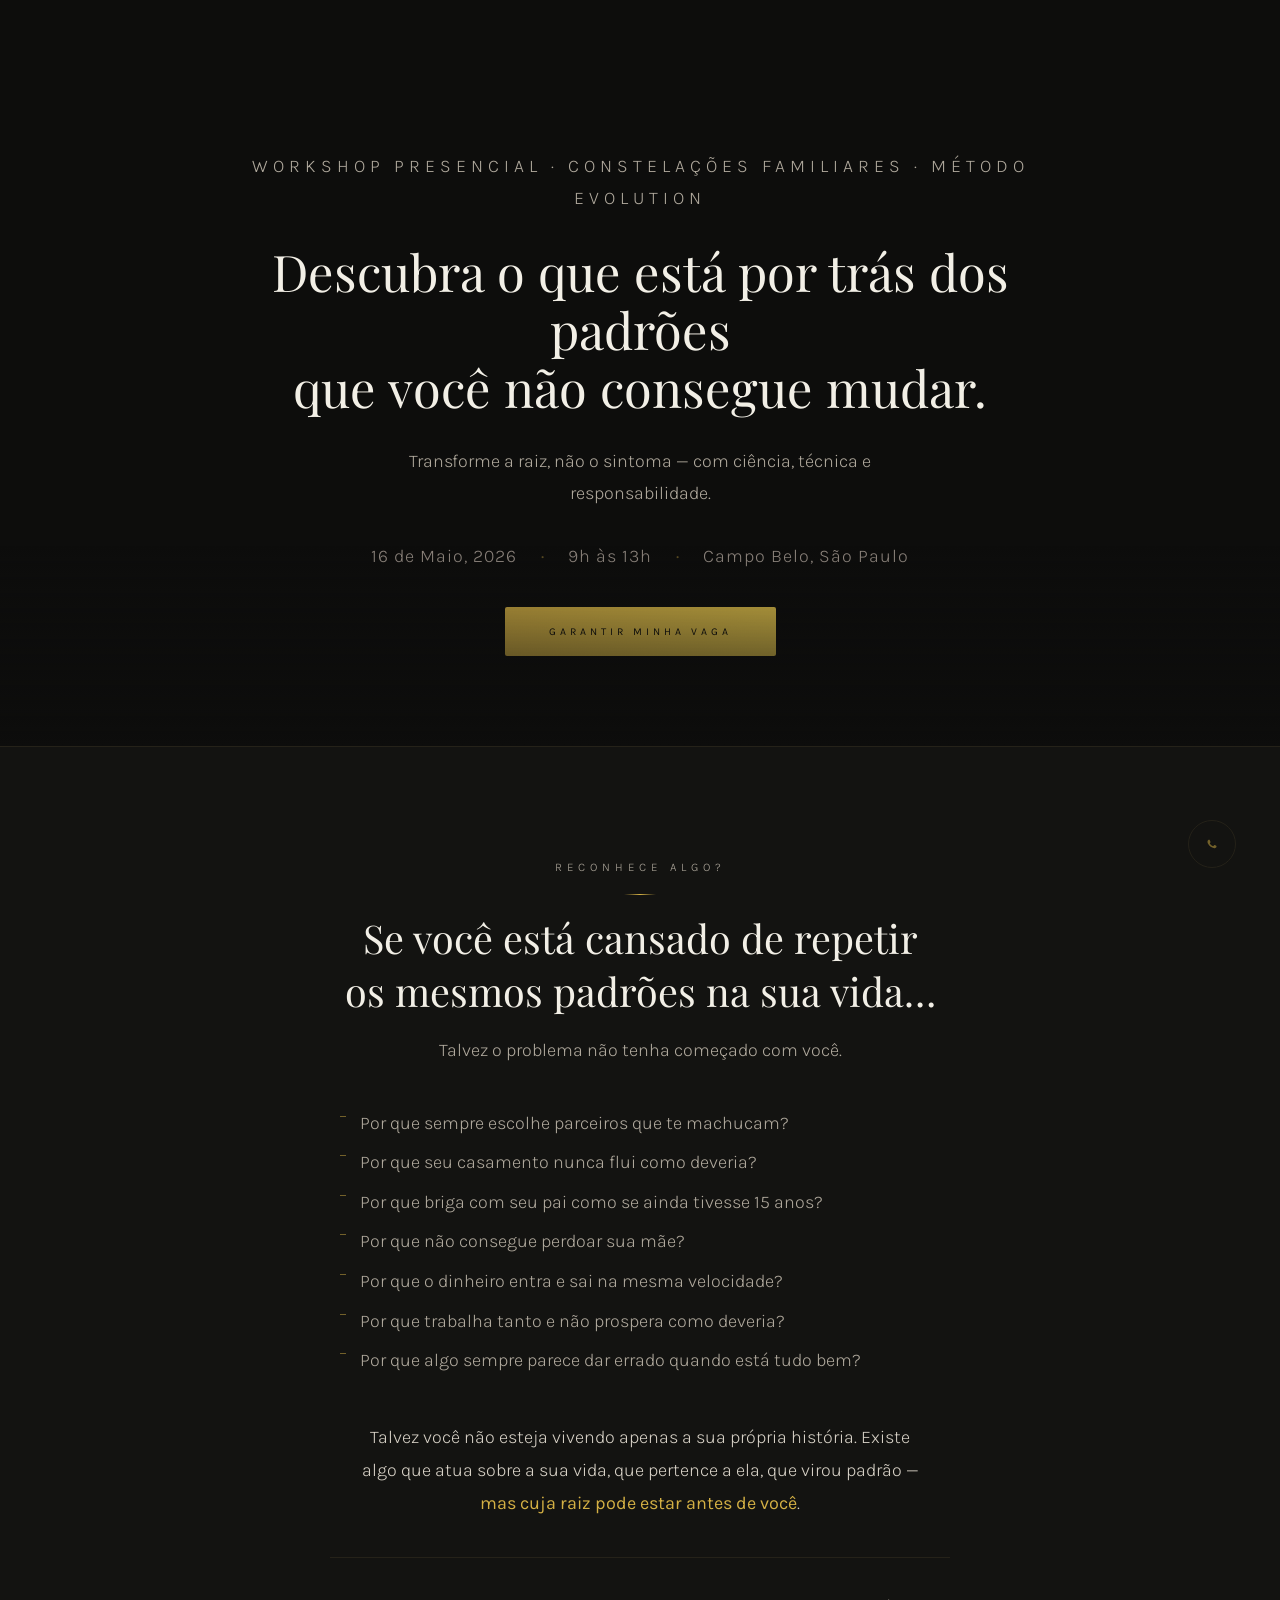
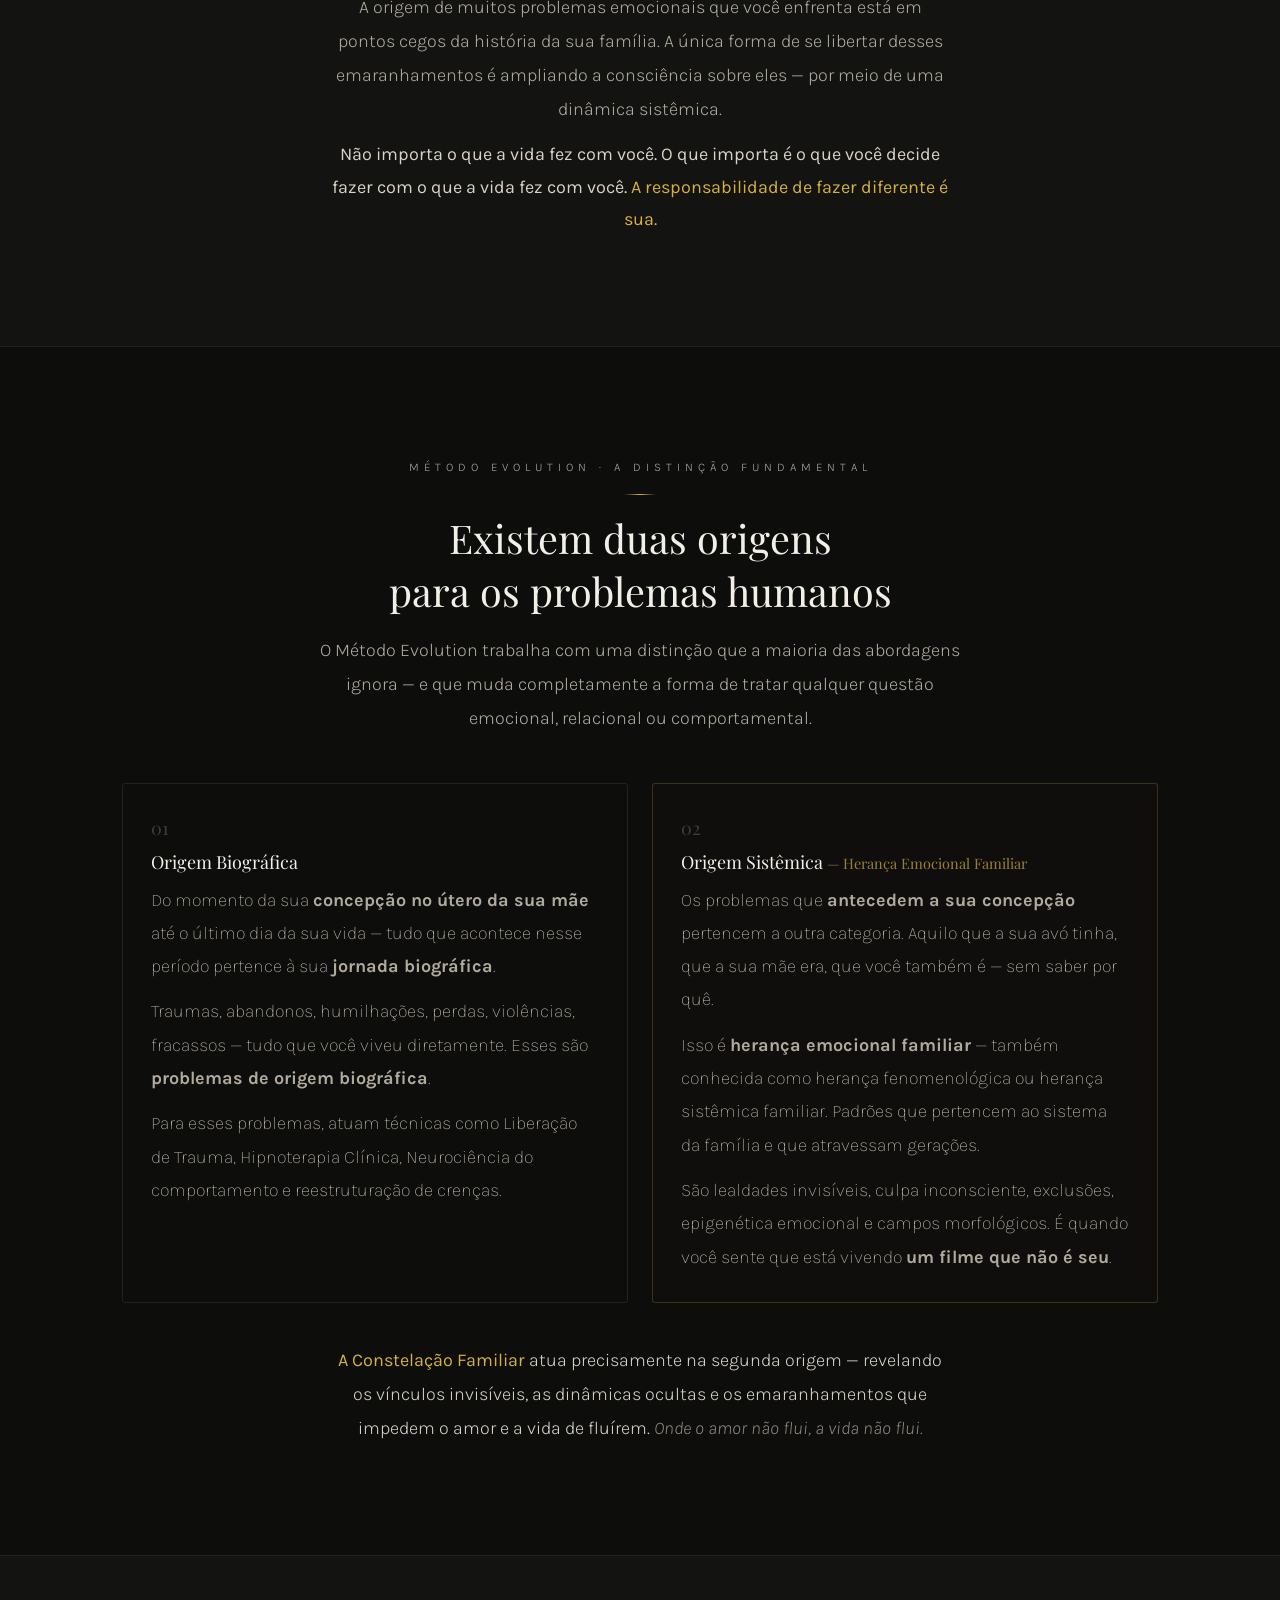
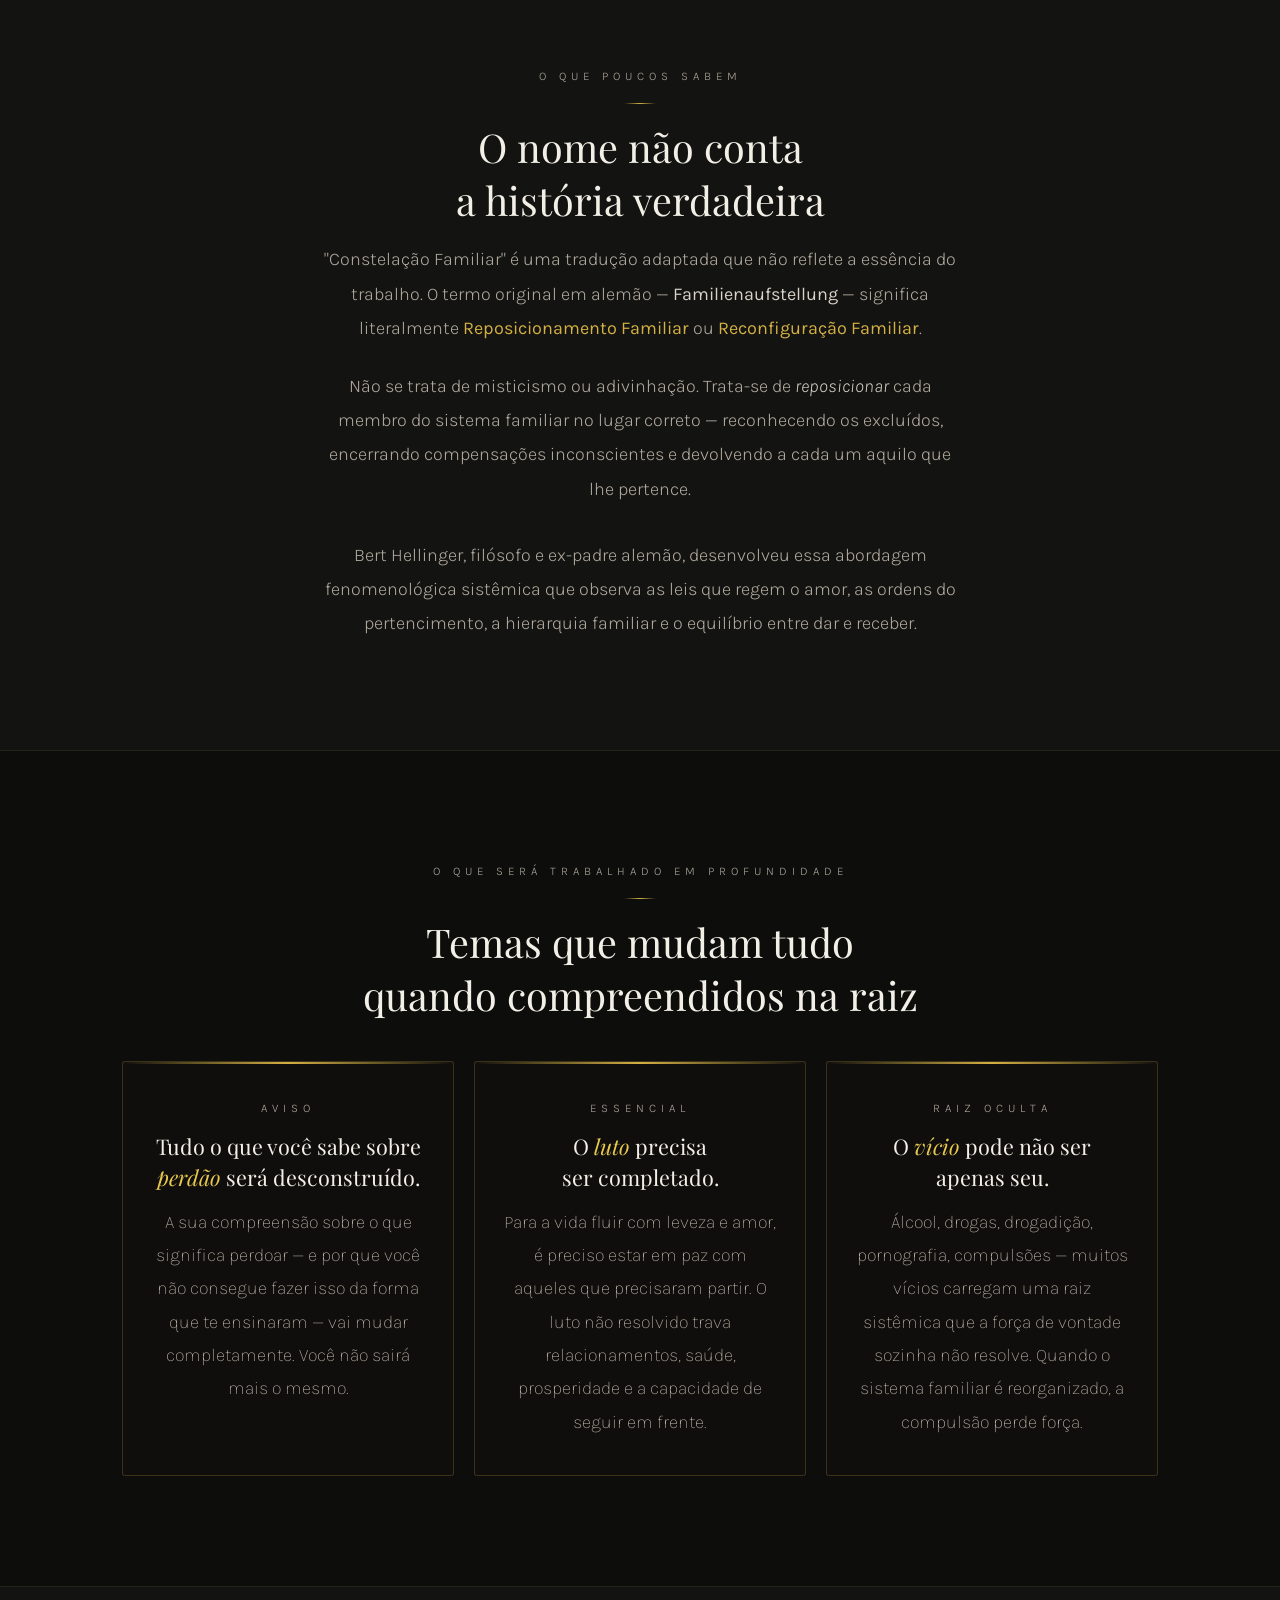
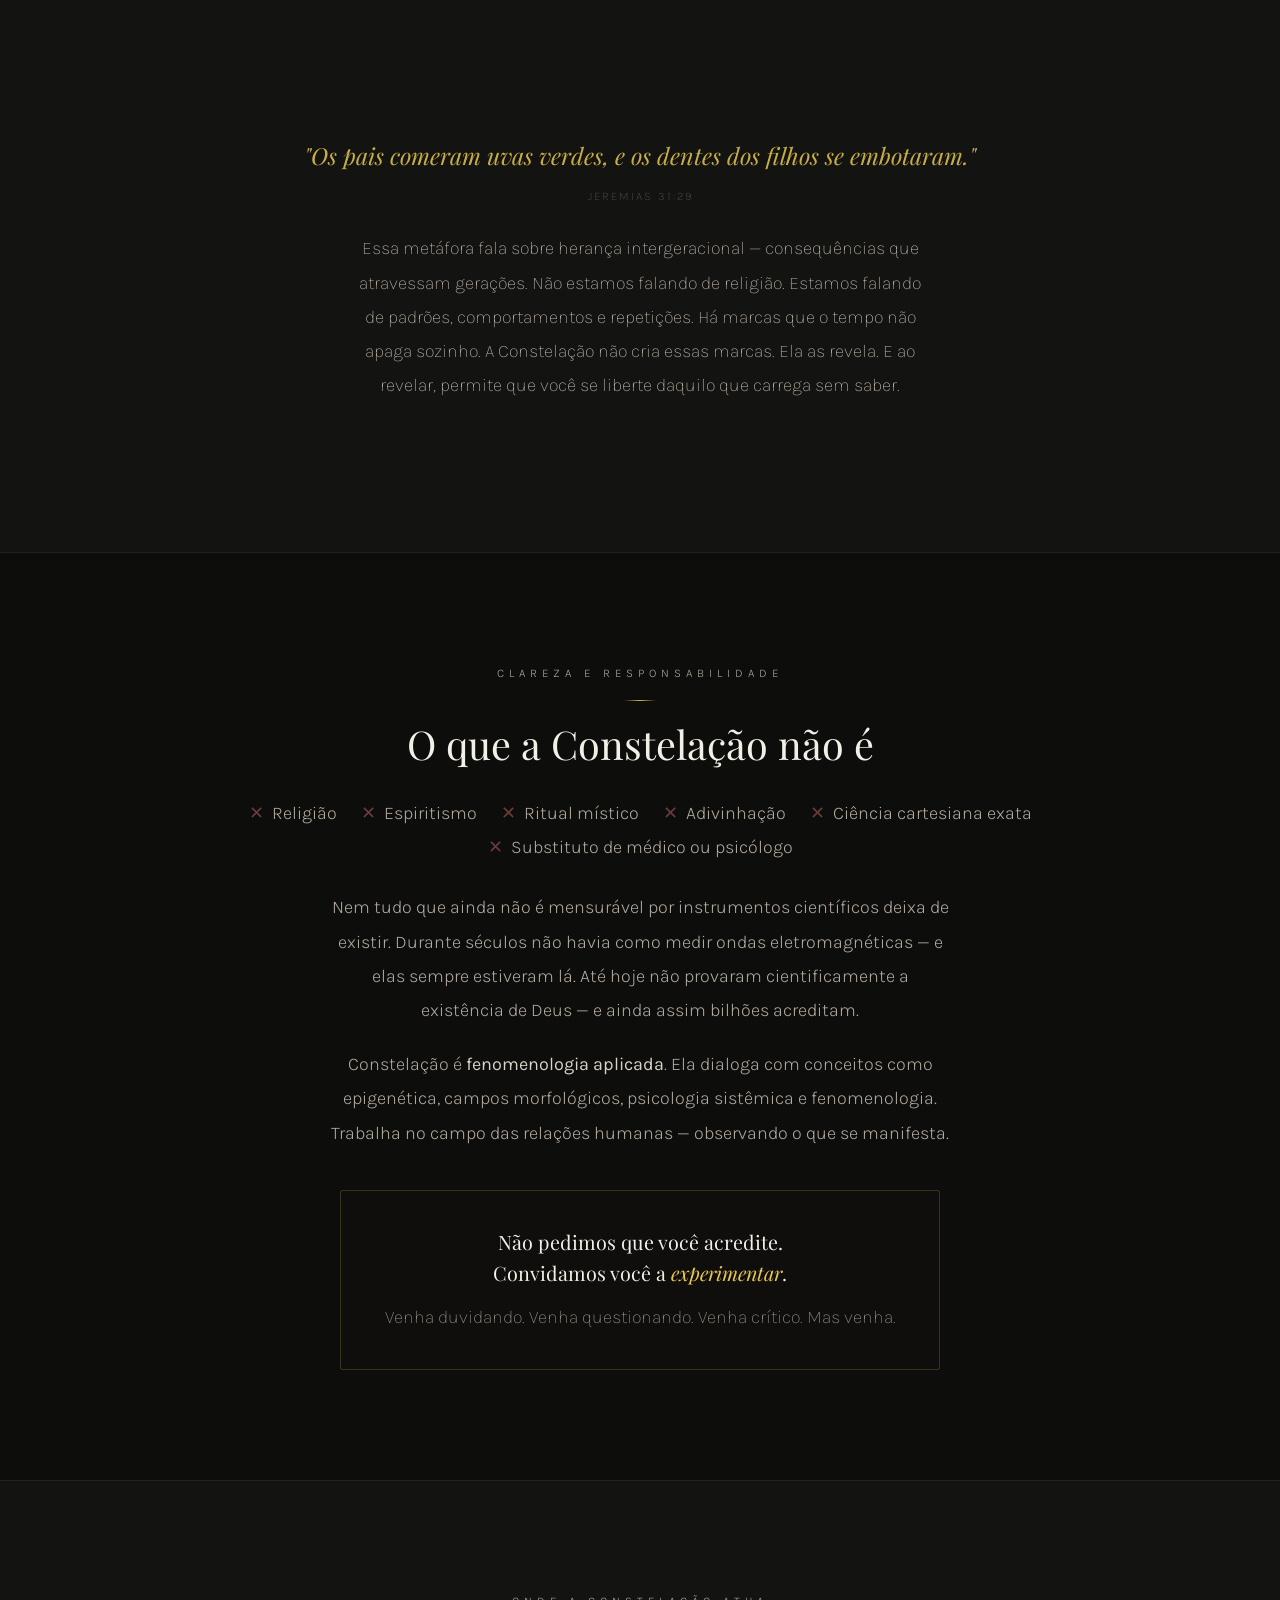
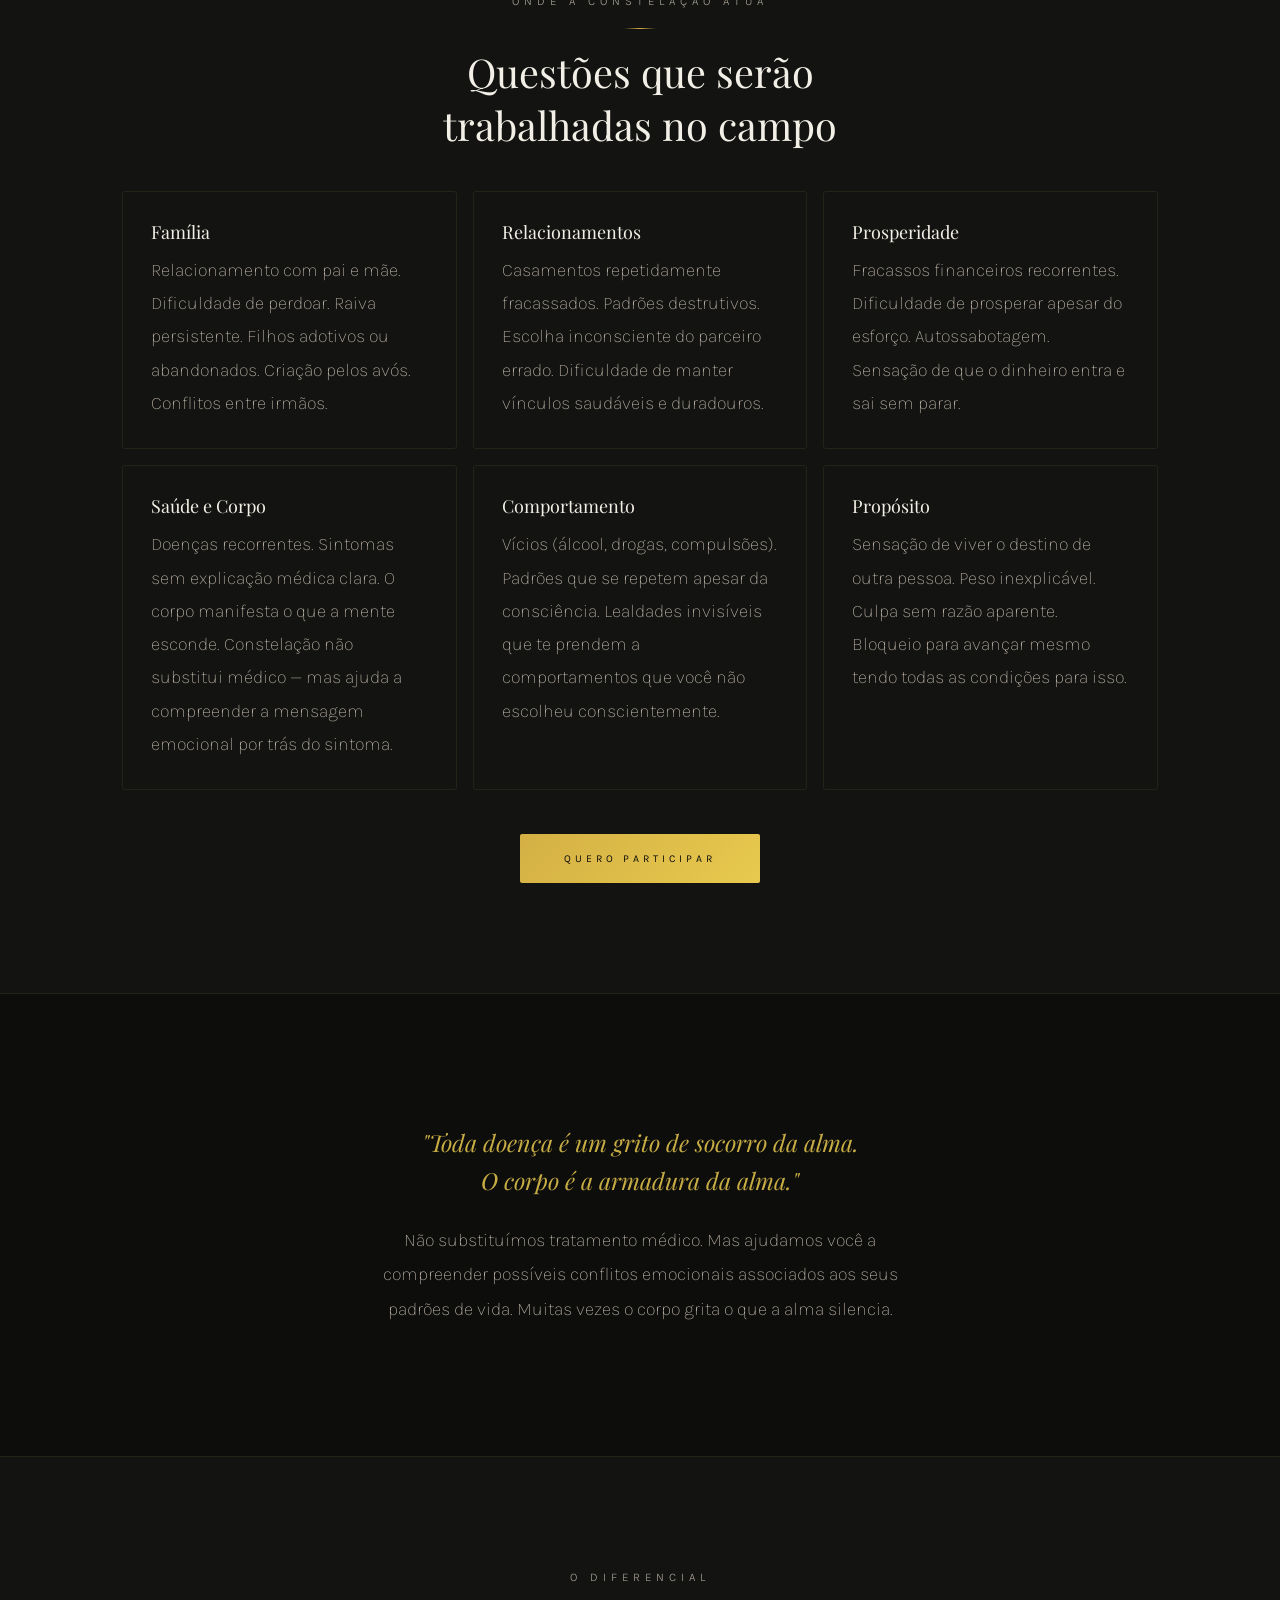
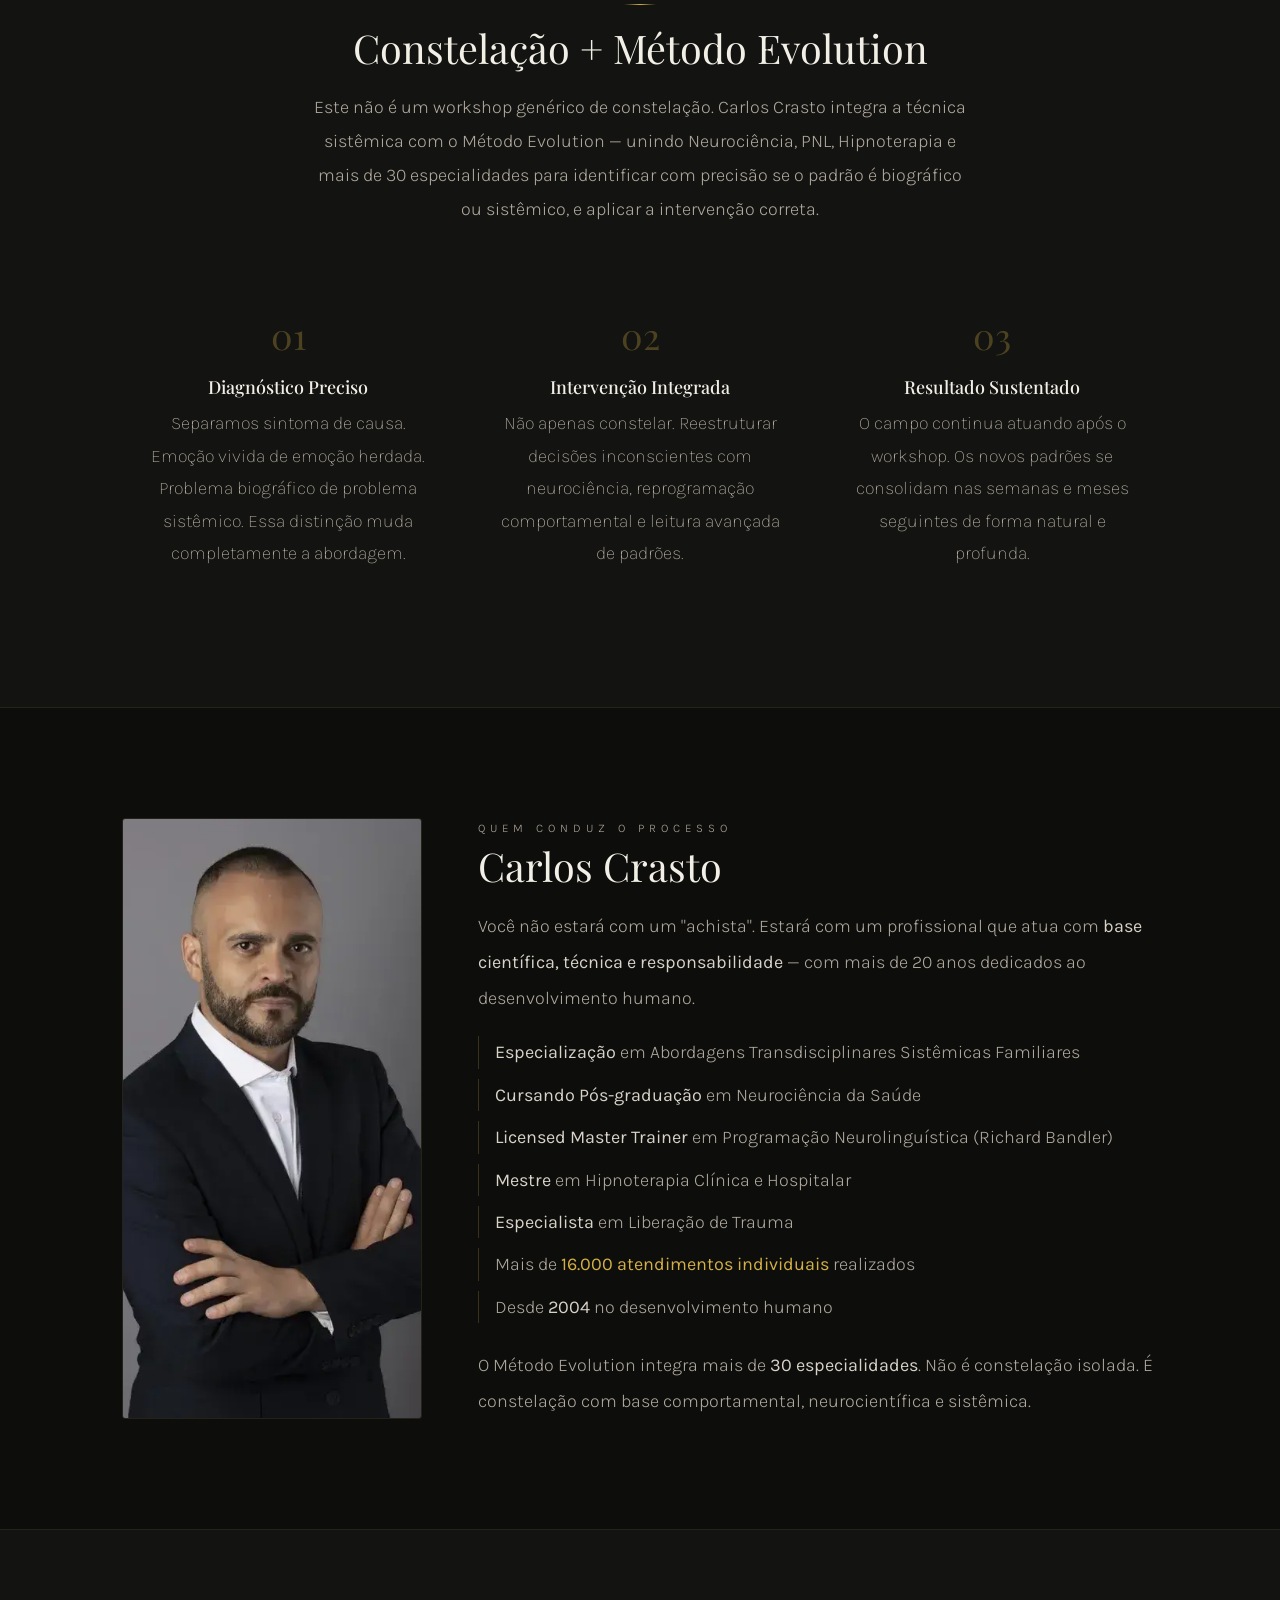
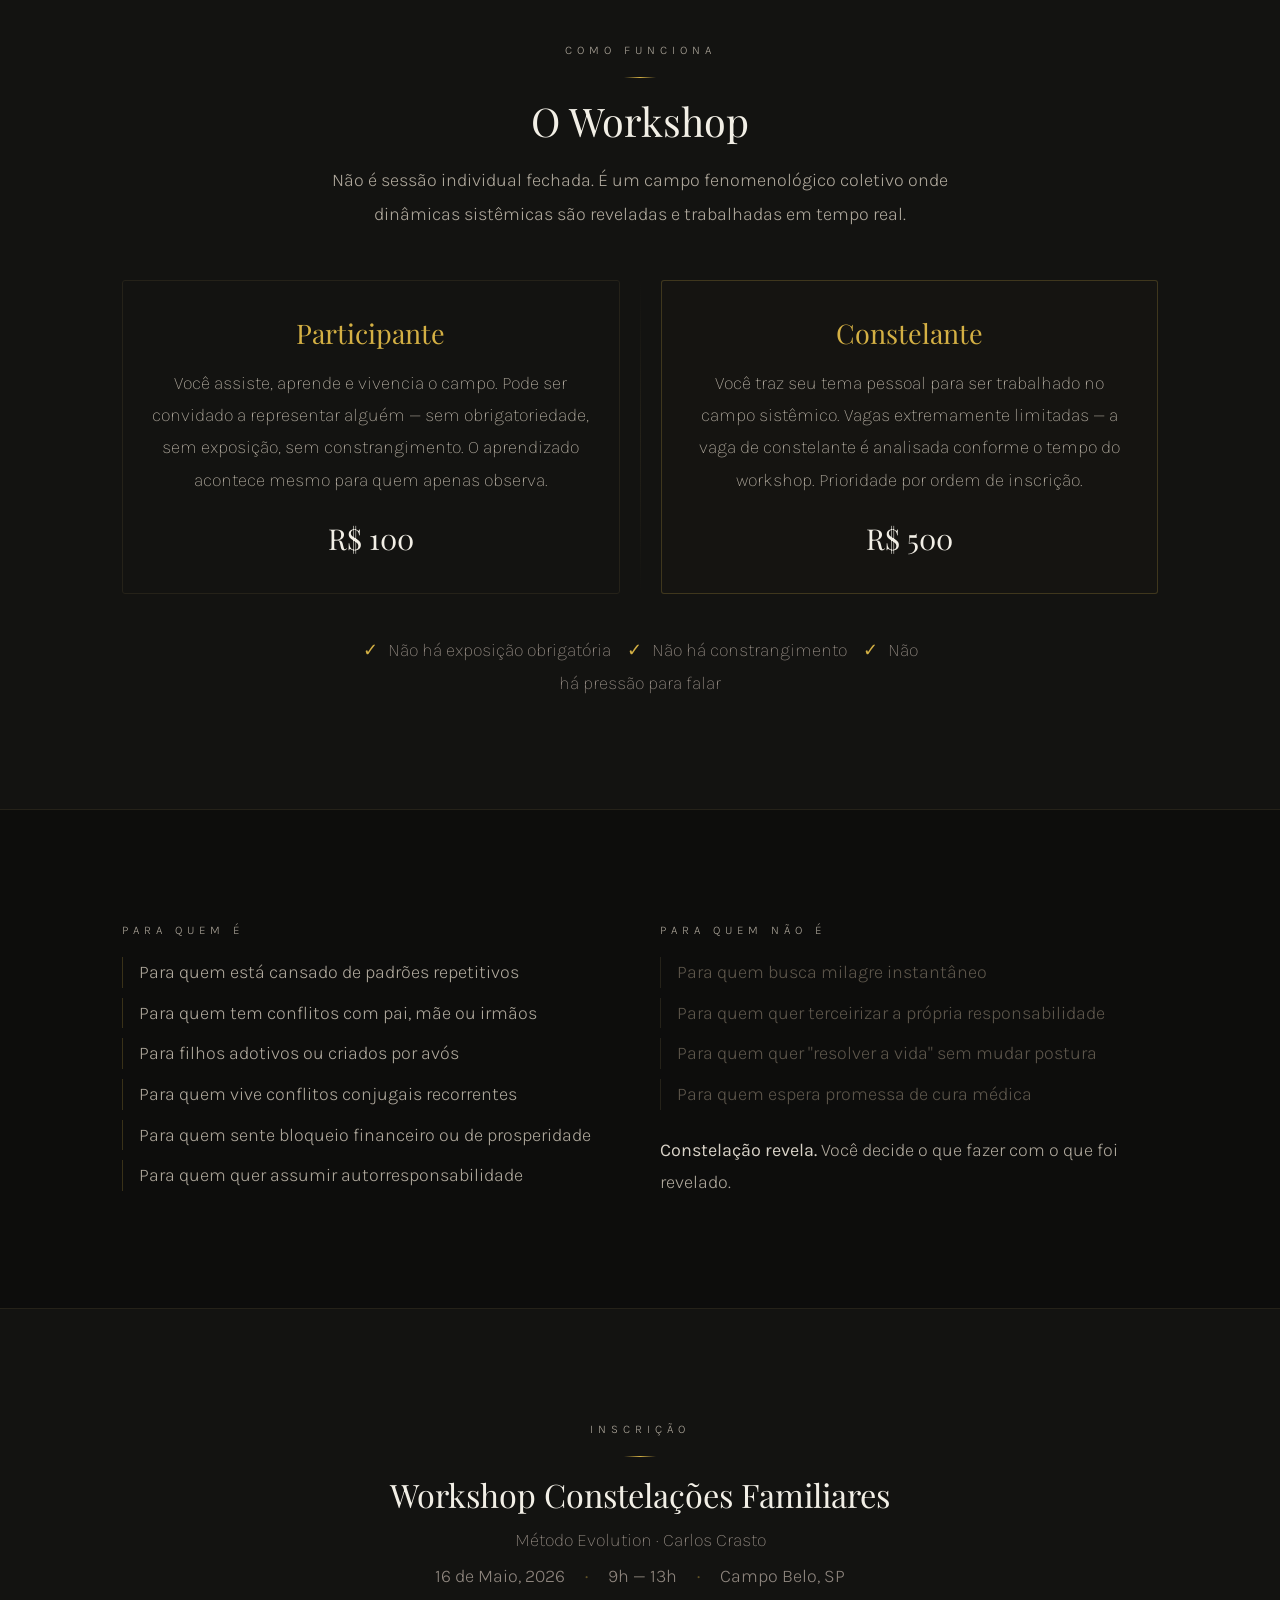
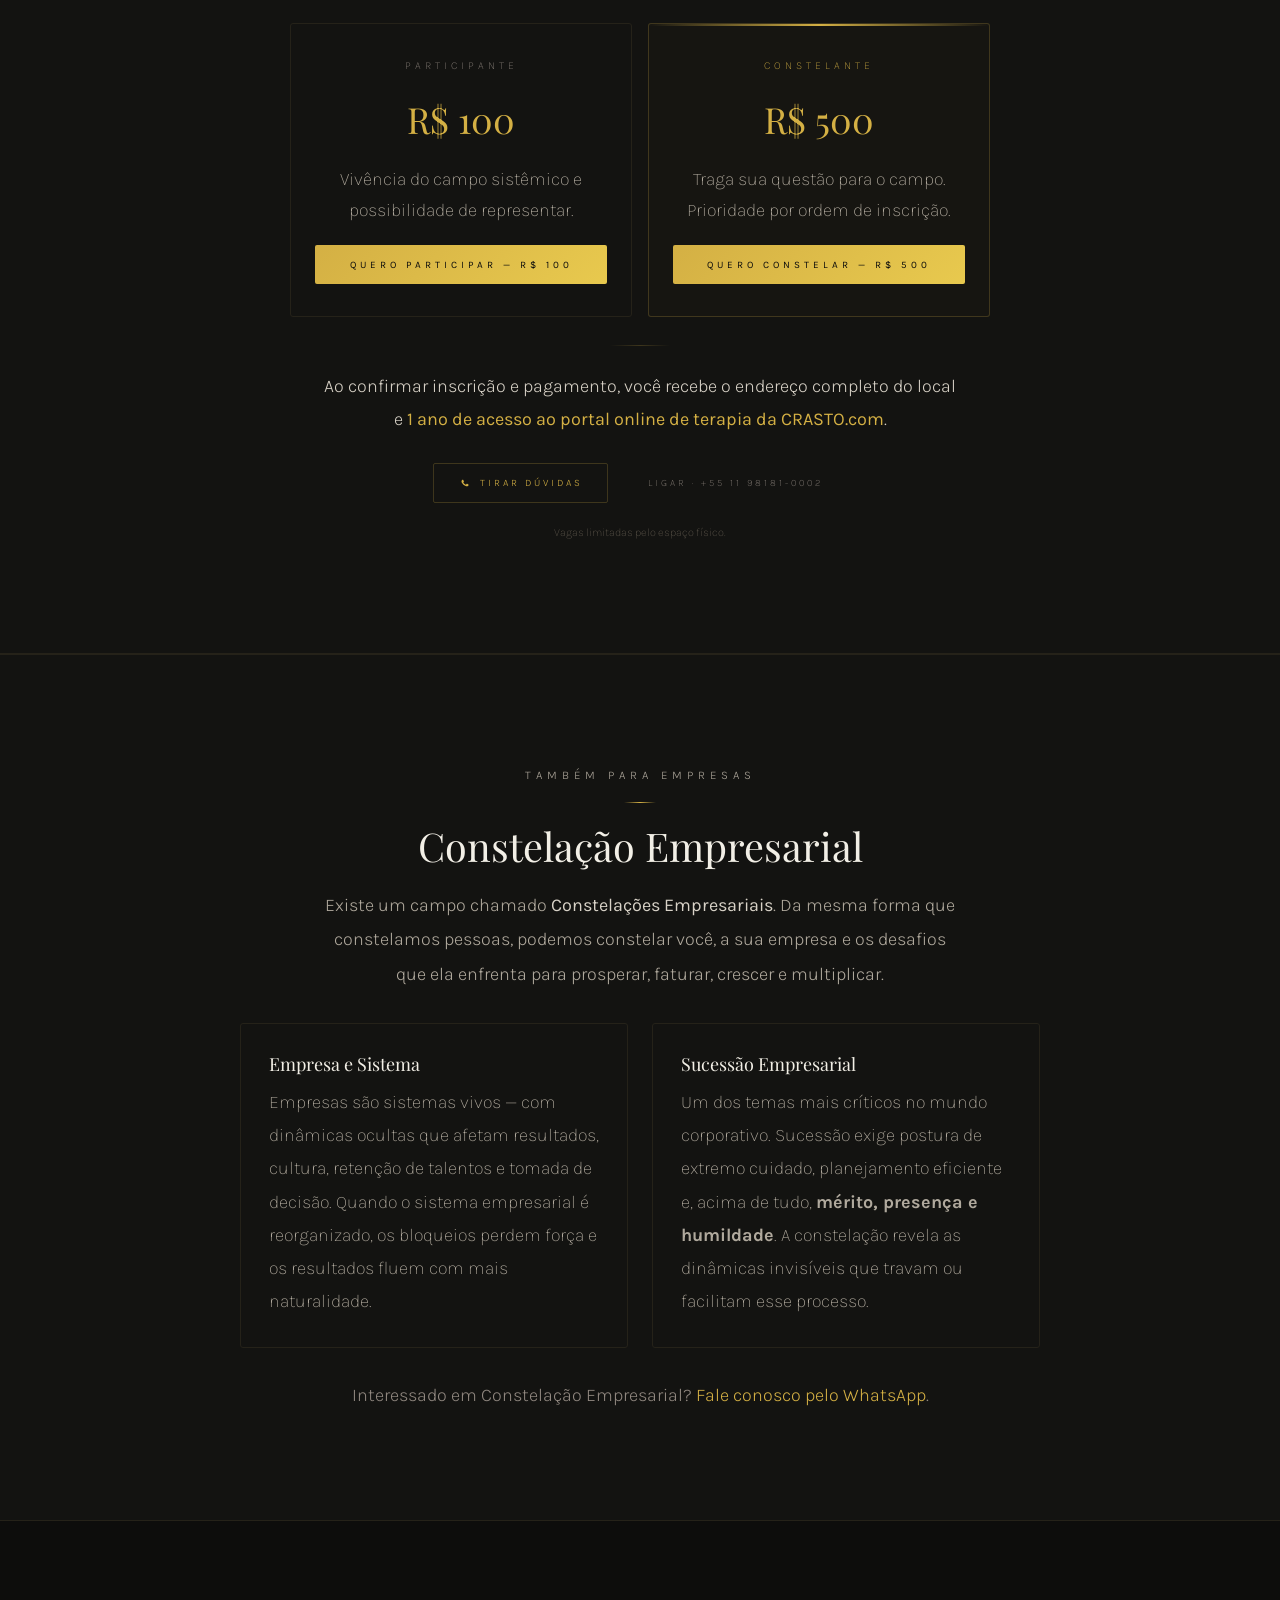
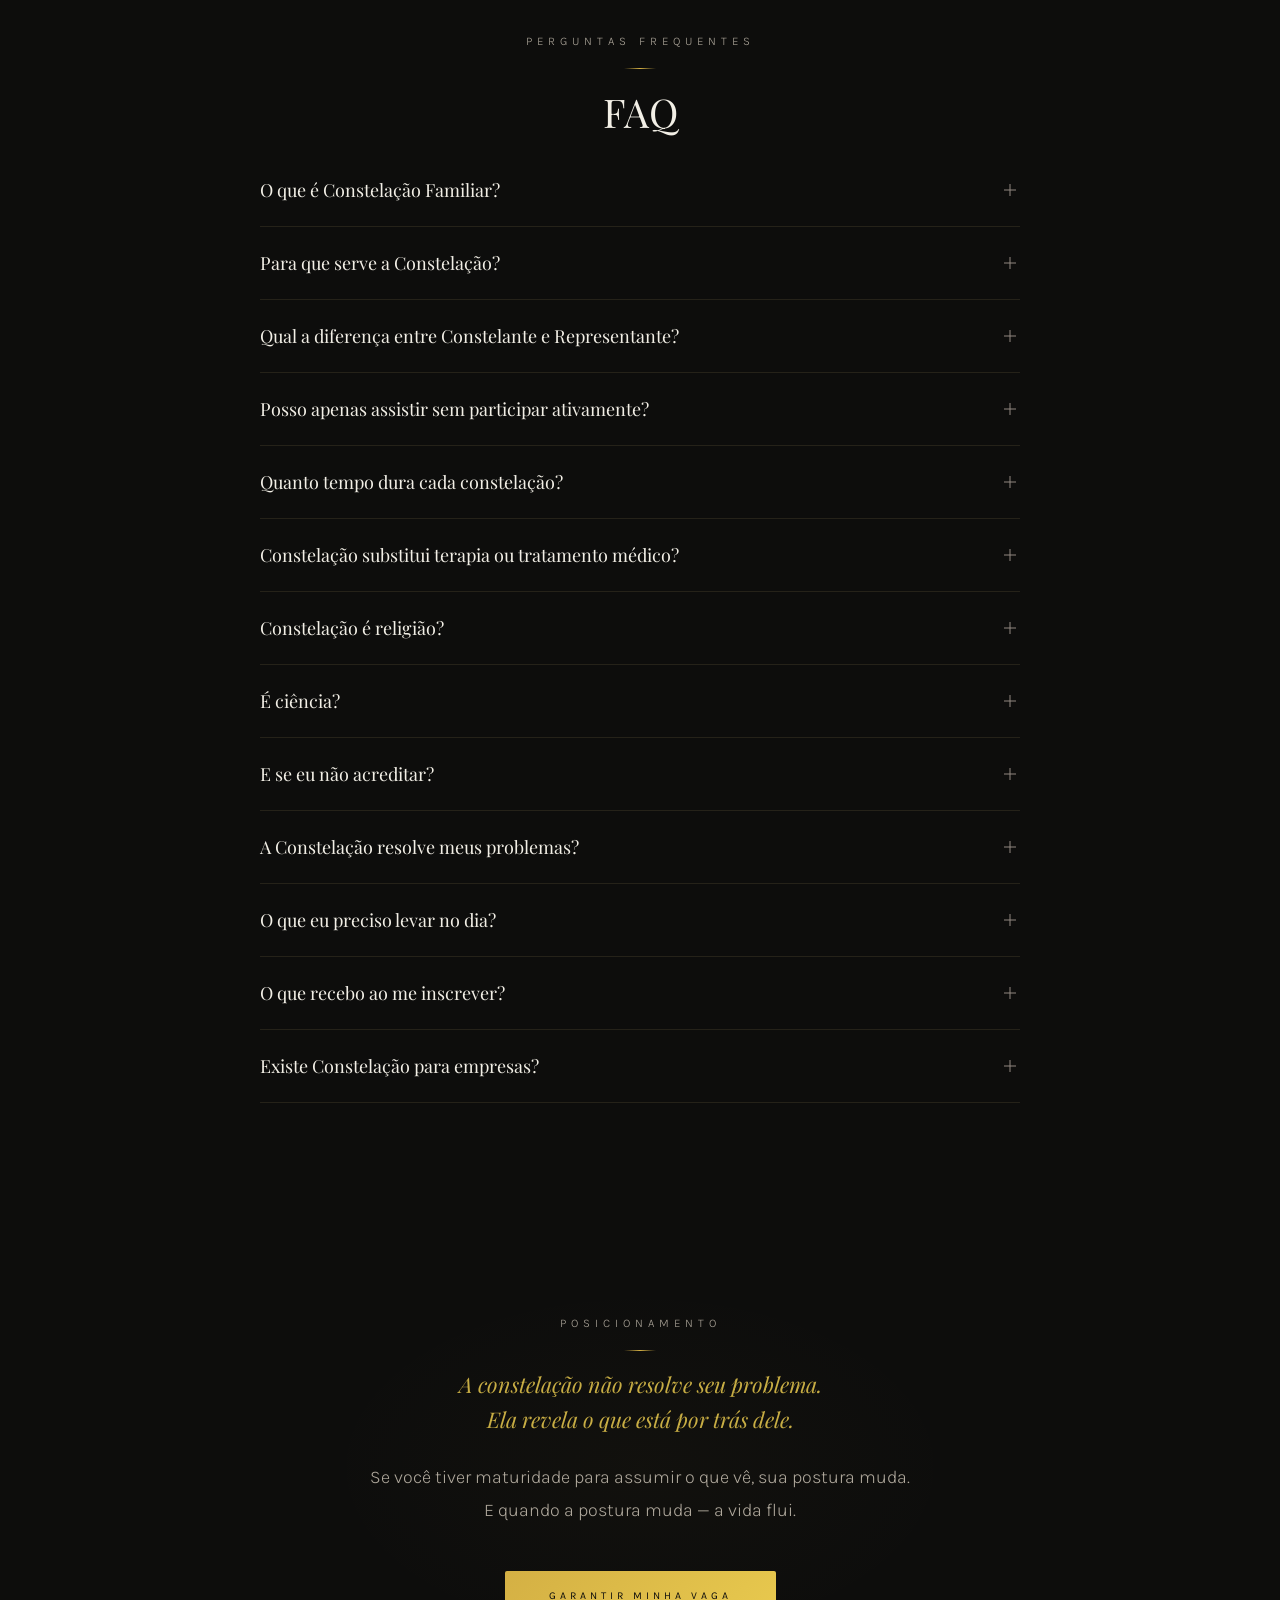
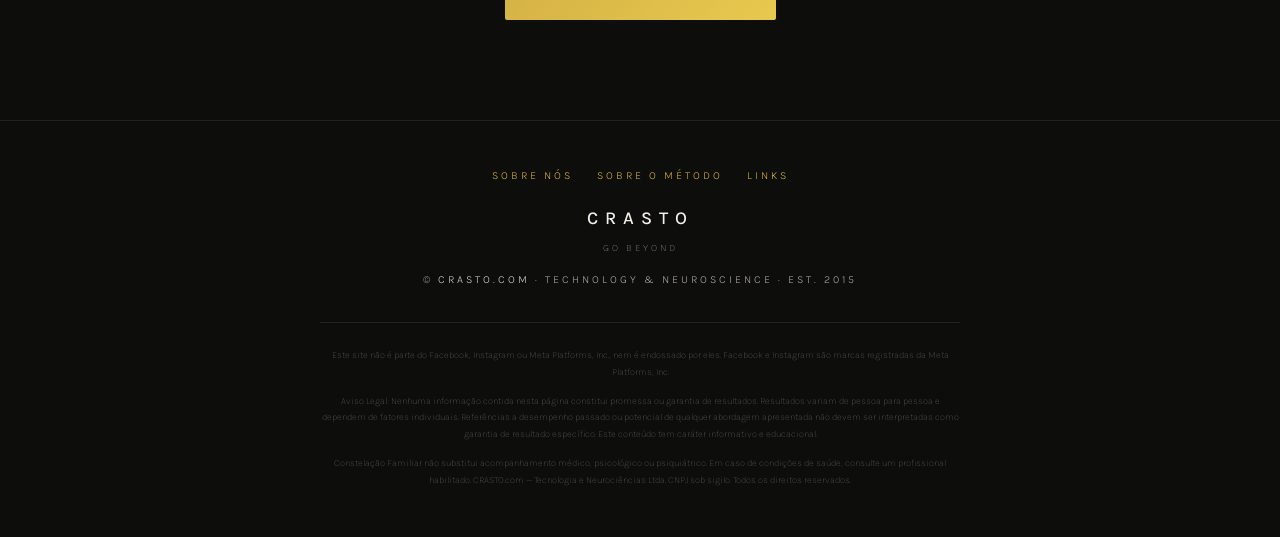
<file: constelacoes-familiares/index.html>
<!DOCTYPE html>
<html lang="pt-BR">
<head>
<meta charset="UTF-8">
<meta name="viewport" content="width=device-width, initial-scale=1.0">
<title>Workshop Constelações Familiares — Método Evolution · Carlos Crasto</title>
<meta name="description" content="Workshop presencial de Constelações Familiares com Carlos Crasto. Método Evolution — Neurociência, PNL e abordagem sistêmica integrada. Descubra a raiz dos padrões que você não consegue mudar.">
<link href="https://fonts.googleapis.com/css2?family=Playfair+Display:ital,wght@0,400;0,500;0,600;0,700;1,400;1,500&family=Karla:wght@200;300;400;500&display=swap" rel="stylesheet">
<style>
:root{--bg:#0D0D0C;--bg-alt:#131311;--bg-deep:#0a0a09;--accent:#d4b044;--accent-light:#e8c94e;--accent-dim:rgba(212,176,68,.08);--accent-border:rgba(212,176,68,.22);--white:#f2efe6;--white-soft:#d8d2c7;--text:#b0a99d;--grey:#918880;--ghost:#5e574c;--ghost-line:#252219;--section-gap:110px}
*{margin:0;padding:0;box-sizing:border-box}html{font-size:18px;scroll-behavior:smooth}body{background:var(--bg);color:var(--white);font-family:'Karla',sans-serif;-webkit-font-smoothing:antialiased;overflow-x:hidden;font-size:1rem}
p{font-size:1rem;line-height:1.8}
.rv{opacity:0;transform:translateY(24px);transition:opacity 1.2s cubic-bezier(.16,1,.3,1),transform 1.2s cubic-bezier(.16,1,.3,1)}.rv.v{opacity:1;transform:translateY(0)}.d1{transition-delay:.15s}.d2{transition-delay:.3s}.d3{transition-delay:.45s}.d4{transition-delay:.6s}
.ct{max-width:900px;margin:0 auto;padding:0 32px}.cw{max-width:1100px;margin:0 auto;padding:0 32px}.sc{padding:var(--section-gap) 0}.tc{text-align:center}.lb{font-weight:300;font-size:.65rem;letter-spacing:5px;text-transform:uppercase;color:var(--text)}.al{width:32px;height:1px;background:linear-gradient(90deg,transparent,var(--accent),transparent);margin:16px auto}.ab{background:var(--bg-alt);border-top:1px solid var(--ghost-line);border-bottom:1px solid var(--ghost-line)}
.tb{position:fixed;top:0;left:0;right:0;z-index:100;padding:18px 40px;display:flex;justify-content:space-between;align-items:center;background:rgba(13,13,12,.92);backdrop-filter:blur(16px);border-bottom:1px solid var(--ghost-line);transform:translateY(-100%);transition:transform .6s}.tb.sh{transform:translateY(0)}
.tb-logo{display:flex;flex-direction:column;align-items:flex-start;font-weight:500;font-size:15px;letter-spacing:7px;text-transform:uppercase;color:var(--white);text-decoration:none;line-height:1}.tb-tag{font-weight:200;font-size:.5rem;letter-spacing:3px;text-transform:uppercase;color:var(--grey);margin-top:3px}.tb-logo:hover{color:var(--accent)}
.tb-r{display:flex;align-items:center;gap:24px}.tb-b{font-size:.62rem;font-weight:300;letter-spacing:2px;text-transform:uppercase;color:var(--text);text-decoration:none;transition:color .4s}.tb-b:hover{color:var(--accent)}.tb-c{font-weight:300;font-size:.6rem;letter-spacing:3px;text-transform:uppercase;color:var(--accent);text-decoration:none;padding:8px 20px;border:1px solid var(--accent-border);border-radius:2px;transition:all .4s}.tb-c:hover{background:var(--accent);color:var(--bg)}
.btn{display:inline-block;font-weight:400;font-size:.58rem;letter-spacing:4px;text-transform:uppercase;color:var(--bg);background:linear-gradient(135deg,var(--accent),var(--accent-light));padding:18px 44px;text-decoration:none;transition:all .5s;border-radius:2px;border:none;cursor:pointer}.btn:hover{box-shadow:0 4px 40px rgba(212,176,68,.2);transform:translateY(-1px)}
.hero{padding:150px 0 90px;text-align:center;position:relative;overflow:hidden}
.hero::before{content:'';position:absolute;top:0;left:0;right:0;bottom:0;background:url('https://images.unsplash.com/photo-1511895426328-dc8714191300?w=1600&q=80') center/cover no-repeat;opacity:.05;pointer-events:none}
.hero::after{content:'';position:absolute;bottom:0;left:0;right:0;height:200px;background:linear-gradient(to top,var(--bg),transparent);pointer-events:none}
h2.sec{font-family:'Playfair Display',serif;font-weight:400;font-size:2.2rem;text-align:center;color:var(--white);margin-bottom:16px}
.mod{padding:28px;border:1px solid var(--ghost-line);border-radius:3px;transition:all .6s}.mod:hover{border-color:var(--accent-border);background:rgba(212,176,68,.01)}.mod h4{font-family:'Playfair Display',serif;font-weight:400;font-size:1rem;color:var(--white);margin-bottom:10px}.mod p{font-weight:200;font-size:1rem;line-height:1.85;color:var(--text)}
.dor-item{font-weight:300;font-size:1rem;color:var(--text);line-height:2.2;position:relative;padding-left:20px}.dor-item::before{content:'';position:absolute;left:0;top:12px;width:6px;height:1px;background:var(--accent);opacity:.5}
.quote{font-family:'Playfair Display',serif;font-style:italic;font-weight:400;font-size:1.3rem;color:var(--accent-light);line-height:1.6;text-align:center;max-width:700px;margin:0 auto;opacity:.85}
.quote-src{font-weight:200;font-size:.65rem;color:var(--ghost);letter-spacing:2px;text-transform:uppercase;margin-top:12px;text-align:center}
.not-list{display:flex;flex-wrap:wrap;justify-content:center;gap:12px 24px;margin:32px 0}.not-item{font-weight:300;font-size:1rem;color:var(--text);display:flex;align-items:center;gap:8px}
.num{font-family:'Playfair Display',serif;font-size:2rem;color:var(--accent);opacity:.3;margin-bottom:4px}
.fc{text-align:center;padding:100px 0;position:relative}.fc::before{content:'';position:absolute;top:50%;left:50%;transform:translate(-50%,-50%);width:700px;height:400px;background:radial-gradient(ellipse,rgba(212,176,68,.025) 0%,transparent 65%);pointer-events:none}.fc h2{font-family:'Playfair Display',serif;font-weight:400;font-size:2.2rem;line-height:1.15;color:var(--white);margin-bottom:20px}
.ft{padding:48px 0;text-align:center;border-top:1px solid var(--ghost-line)}
.wa{position:fixed;bottom:32px;right:44px;z-index:200;opacity:0;animation:em 1s ease 2s forwards}.wa a{width:48px;height:48px;border-radius:50%;border:1px solid var(--ghost-line);display:flex;align-items:center;justify-content:center;text-decoration:none;transition:all .6s}.wa a:hover{border-color:rgba(212,176,68,.35)}.wa svg{width:18px;height:18px;fill:var(--accent);opacity:.5}
/* FAQ */
.faq{max-width:760px;margin:0 auto}
.faq-item{border-bottom:1px solid var(--ghost-line)}
.faq-q{display:flex;justify-content:space-between;align-items:center;padding:24px 0;cursor:pointer;gap:16px;transition:color .4s}
.faq-q:hover{color:var(--accent)}
.faq-q h4{font-family:'Playfair Display',serif;font-weight:400;font-size:1rem;color:var(--white);transition:color .4s}
.faq-q:hover h4{color:var(--accent)}
.faq-icon{width:20px;height:20px;flex-shrink:0;position:relative;transition:transform .4s}
.faq-icon::before,.faq-icon::after{content:'';position:absolute;background:var(--grey);transition:all .4s}
.faq-icon::before{width:12px;height:1px;top:50%;left:50%;transform:translate(-50%,-50%)}
.faq-icon::after{width:1px;height:12px;top:50%;left:50%;transform:translate(-50%,-50%)}
.faq-item.open .faq-icon::after{transform:translate(-50%,-50%) rotate(90deg);opacity:0}
.faq-a{max-height:0;overflow:hidden;transition:max-height .6s cubic-bezier(.16,1,.3,1),padding .4s}
.faq-item.open .faq-a{max-height:600px;padding-bottom:24px}
.faq-a p{font-weight:200;font-size:1rem;line-height:1.9;color:var(--text);margin-bottom:8px}
.faq-a p:last-child{margin-bottom:0}
.faq-a strong{color:var(--white-soft);font-weight:400}
@keyframes em{from{opacity:0;transform:translateY(12px)}to{opacity:1;transform:translateY(0)}}
.c-img{width:100%;height:100%;object-fit:cover;object-position:center top;border-radius:3px;border:1px solid var(--ghost-line)}
@media(max-width:768px){html{font-size:18px}:root{--section-gap:80px}.tb{padding:14px 20px}.ct,.cw{padding:0 20px}.hero{padding:120px 0 60px}.hero h1{font-size:2rem!important}.mg{grid-template-columns:1fr!important}.quote{font-size:1.1rem}.faq-q h4{font-size:.9rem}.c-img{aspect-ratio:1/1;height:auto!important}}
@media(max-width:480px){.hero h1{font-size:1.7rem!important}.tb-c,.tb-b{display:none}}
</style>
</head>
<body>

<!-- NAV -->
<div class="tb" id="tb">
  <a href="/" class="tb-logo"><span>CRASTO</span><span class="tb-tag">Go Beyond</span></a>
  <div class="tb-r"><a href="/pessoal/formacoes" class="tb-b">← Formações</a><a href="#checkout" class="tb-c">Participar</a></div>
</div>

<!-- ═══════════════════════════════════════════════════════ -->
<!-- HERO -->
<!-- ═══════════════════════════════════════════════════════ -->
<section class="hero"><div class="ct">
<p style="font-weight:300;font-size:1rem;letter-spacing:5px;text-transform:uppercase;color:var(--text);margin-bottom:28px;opacity:0;animation:em 1.5s ease .3s forwards">Workshop Presencial · Constelações Familiares · Método Evolution</p>

<h1 style="font-family:'Playfair Display',serif;font-weight:400;font-size:2.8rem;line-height:1.15;color:var(--white);margin-bottom:28px;opacity:0;animation:em 1.8s cubic-bezier(.16,1,.3,1) .5s forwards">Descubra o que está por trás dos padrões<br>que você não consegue mudar.</h1>

<p style="font-weight:300;font-size:1rem;color:var(--text);max-width:520px;margin:0 auto 36px;line-height:1.8;opacity:0;animation:em 1.8s cubic-bezier(.16,1,.3,1) .7s forwards">Transforme a raiz, não o sintoma — com ciência, técnica e responsabilidade.</p>

<div style="display:flex;justify-content:center;gap:24px;flex-wrap:wrap;margin-bottom:40px;opacity:0;animation:em 1.8s ease .85s forwards">
  <span style="font-weight:300;font-size:1rem;color:var(--grey);letter-spacing:1px">16 de Maio, 2026</span>
  <span style="color:var(--accent);opacity:.4">·</span>
  <span style="font-weight:300;font-size:1rem;color:var(--grey);letter-spacing:1px">9h às 13h</span>
  <span style="color:var(--accent);opacity:.4">·</span>
  <span style="font-weight:300;font-size:1rem;color:var(--grey);letter-spacing:1px">Campo Belo, São Paulo</span>
</div>
<div style="text-align:center;opacity:0;animation:em 2s ease .95s forwards"><a href="#checkout" class="btn">Garantir minha vaga</a></div>
</div></section>

<!-- ═══════════════════════════════════════════════════════ -->
<!-- PADRÕES DE REPETIÇÃO -->
<!-- ═══════════════════════════════════════════════════════ -->
<section class="sc ab"><div class="ct">
<p class="lb tc rv">Reconhece algo?</p><div class="al"></div>
<h2 class="sec rv d1">Se você está cansado de repetir<br>os mesmos padrões na sua vida…</h2>
<p class="rv d2" style="font-weight:300;font-size:1rem;color:var(--text);text-align:center;max-width:560px;margin:0 auto 36px;line-height:1.9">Talvez o problema não tenha começado com você.</p>
<div style="max-width:600px;margin:0 auto 40px" class="rv d2">
<p class="dor-item">Por que sempre escolhe parceiros que te machucam?</p>
<p class="dor-item">Por que seu casamento nunca flui como deveria?</p>
<p class="dor-item">Por que briga com seu pai como se ainda tivesse 15 anos?</p>
<p class="dor-item">Por que não consegue perdoar sua mãe?</p>
<p class="dor-item">Por que o dinheiro entra e sai na mesma velocidade?</p>
<p class="dor-item">Por que trabalha tanto e não prospera como deveria?</p>
<p class="dor-item">Por que algo sempre parece dar errado quando está tudo bem?</p>
</div>
<p class="rv d3" style="font-weight:300;font-size:1rem;color:var(--white-soft);text-align:center;max-width:560px;margin:0 auto;line-height:1.85">Talvez você não esteja vivendo apenas a sua própria história. Existe algo que atua sobre a sua vida, que pertence a ela, que virou padrão — <strong style="color:var(--accent);font-weight:400">mas cuja raiz pode estar antes de você</strong>.</p>

<div class="rv d4" style="max-width:620px;margin:36px auto 0;text-align:center;border-top:1px solid var(--ghost-line);padding-top:32px">
  <p style="font-weight:300;font-size:1rem;color:var(--text);line-height:1.9;margin-bottom:12px">A origem de muitos problemas emocionais que você enfrenta está em pontos cegos da história da sua família. A única forma de se libertar desses emaranhamentos é ampliando a consciência sobre eles — por meio de uma dinâmica sistêmica.</p>
  <p style="font-weight:400;font-size:1rem;color:var(--white-soft);line-height:1.8">Não importa o que a vida fez com você. O que importa é o que você decide fazer com o que a vida fez com você. <span style="color:var(--accent)">A responsabilidade de fazer diferente é sua.</span></p>
</div>
</div></section>

<!-- ═══════════════════════════════════════════════════════ -->
<!-- DUAS ORIGENS (expandida) -->
<!-- ═══════════════════════════════════════════════════════ -->
<section class="sc"><div class="cw">
<p class="lb tc rv">Método Evolution · A distinção fundamental</p><div class="al"></div>
<h2 class="sec rv d1">Existem duas origens<br>para os problemas humanos</h2>
<p class="rv d2" style="font-weight:300;font-size:1rem;color:var(--text);text-align:center;max-width:660px;margin:0 auto 48px;line-height:1.9">O Método Evolution trabalha com uma distinção que a maioria das abordagens ignora — e que muda completamente a forma de tratar qualquer questão emocional, relacional ou comportamental.</p>

<div style="display:grid;grid-template-columns:1fr 1fr;gap:24px" class="mg">
  <div class="mod rv d1">
    <p class="num">01</p>
    <h4>Origem Biográfica</h4>
    <p style="margin-bottom:12px">Do momento da sua <strong>concepção no útero da sua mãe</strong> até o último dia da sua vida — tudo que acontece nesse período pertence à sua <strong>jornada biográfica</strong>.</p>
    <p style="margin-bottom:12px">Traumas, abandonos, humilhações, perdas, violências, fracassos — tudo que você viveu diretamente. Esses são <strong>problemas de origem biográfica</strong>.</p>
    <p>Para esses problemas, atuam técnicas como Liberação de Trauma, Hipnoterapia Clínica, Neurociência do comportamento e reestruturação de crenças.</p>
  </div>
  <div class="mod rv d2" style="border-color:var(--accent-border);background:rgba(212,176,68,.01)">
    <p class="num">02</p>
    <h4>Origem Sistêmica <span style="font-size:.8rem;color:var(--accent);opacity:.7">— Herança Emocional Familiar</span></h4>
    <p style="margin-bottom:12px">Os problemas que <strong>antecedem a sua concepção</strong> pertencem a outra categoria. Aquilo que a sua avó tinha, que a sua mãe era, que você também é — sem saber por quê.</p>
    <p style="margin-bottom:12px">Isso é <strong>herança emocional familiar</strong> — também conhecida como herança fenomenológica ou herança sistêmica familiar. Padrões que pertencem ao sistema da família e que atravessam gerações.</p>
    <p>São lealdades invisíveis, culpa inconsciente, exclusões, epigenética emocional e campos morfológicos. É quando você sente que está vivendo <strong>um filme que não é seu</strong>.</p>
  </div>
</div>

<p class="rv d3" style="font-weight:300;font-size:1rem;color:var(--white-soft);text-align:center;margin-top:40px;line-height:1.9;max-width:620px;margin-left:auto;margin-right:auto"><strong style="color:var(--accent);font-weight:400">A Constelação Familiar</strong> atua precisamente na segunda origem — revelando os vínculos invisíveis, as dinâmicas ocultas e os emaranhamentos que impedem o amor e a vida de fluírem. <em style="color:var(--grey)">Onde o amor não flui, a vida não flui.</em></p>
</div></section>

<!-- ═══════════════════════════════════════════════════════ -->
<!-- O NOME VERDADEIRO -->
<!-- ═══════════════════════════════════════════════════════ -->
<section class="sc ab"><div class="ct">
<p class="lb tc rv">O que poucos sabem</p><div class="al"></div>
<h2 class="sec rv d1">O nome não conta<br>a história verdadeira</h2>
<p class="rv d2" style="font-weight:300;font-size:1rem;color:var(--text);text-align:center;max-width:640px;margin:0 auto 24px;line-height:1.9">"Constelação Familiar" é uma tradução adaptada que não reflete a essência do trabalho. O termo original em alemão — <strong style="color:var(--white-soft);font-weight:400">Familienaufstellung</strong> — significa literalmente <strong style="color:var(--accent);font-weight:400">Reposicionamento Familiar</strong> ou <strong style="color:var(--accent);font-weight:400">Reconfiguração Familiar</strong>.</p>
<p class="rv d3" style="font-weight:300;font-size:1rem;color:var(--text);text-align:center;max-width:640px;margin:0 auto 32px;line-height:1.9">Não se trata de misticismo ou adivinhação. Trata-se de <em style="color:var(--white-soft)">reposicionar</em> cada membro do sistema familiar no lugar correto — reconhecendo os excluídos, encerrando compensações inconscientes e devolvendo a cada um aquilo que lhe pertence.</p>
<p class="rv d4" style="font-weight:300;font-size:1rem;color:var(--text);text-align:center;max-width:640px;margin:0 auto;line-height:1.9">Bert Hellinger, filósofo e ex-padre alemão, desenvolveu essa abordagem fenomenológica sistêmica que observa as leis que regem o amor, as ordens do pertencimento, a hierarquia familiar e o equilíbrio entre dar e receber.</p>
</div></section>

<!-- ═══════════════════════════════════════════════════════ -->
<!-- PERDÃO · LUTO · VÍCIOS — DESCONSTRUÇÃO -->
<!-- ═══════════════════════════════════════════════════════ -->
<section class="sc"><div class="cw">
<p class="lb tc rv">O que será trabalhado em profundidade</p><div class="al"></div>
<h2 class="sec rv d1">Temas que mudam tudo<br>quando compreendidos na raiz</h2>

<div style="display:grid;grid-template-columns:1fr 1fr 1fr;gap:20px;margin-top:40px" class="mg">

  <!-- PERDÃO -->
  <div class="rv d1" style="border:1px solid var(--accent-border);border-radius:3px;padding:36px 28px;text-align:center;background:rgba(212,176,68,.012);position:relative;overflow:hidden">
    <div style="position:absolute;top:0;left:0;right:0;height:2px;background:linear-gradient(90deg,transparent,var(--accent),transparent)"></div>
    <p class="lb" style="margin-bottom:12px">Aviso</p>
    <p style="font-family:'Playfair Display',serif;font-weight:400;font-size:1.2rem;color:var(--white);margin-bottom:14px;line-height:1.4">Tudo o que você sabe sobre<br><em style="color:var(--accent-light)">perdão</em> será desconstruído.</p>
    <p style="font-weight:200;font-size:1rem;color:var(--text);line-height:1.85">A sua compreensão sobre o que significa perdoar — e por que você não consegue fazer isso da forma que te ensinaram — vai mudar completamente. Você não sairá mais o mesmo.</p>
  </div>

  <!-- LUTO -->
  <div class="rv d2" style="border:1px solid var(--accent-border);border-radius:3px;padding:36px 28px;text-align:center;background:rgba(212,176,68,.012);position:relative;overflow:hidden">
    <div style="position:absolute;top:0;left:0;right:0;height:2px;background:linear-gradient(90deg,transparent,var(--accent),transparent)"></div>
    <p class="lb" style="margin-bottom:12px">Essencial</p>
    <p style="font-family:'Playfair Display',serif;font-weight:400;font-size:1.2rem;color:var(--white);margin-bottom:14px;line-height:1.4">O <em style="color:var(--accent-light)">luto</em> precisa<br>ser completado.</p>
    <p style="font-weight:200;font-size:1rem;color:var(--text);line-height:1.85">Para a vida fluir com leveza e amor, é preciso estar em paz com aqueles que precisaram partir. O luto não resolvido trava relacionamentos, saúde, prosperidade e a capacidade de seguir em frente.</p>
  </div>

  <!-- VÍCIOS -->
  <div class="rv d3" style="border:1px solid var(--accent-border);border-radius:3px;padding:36px 28px;text-align:center;background:rgba(212,176,68,.012);position:relative;overflow:hidden">
    <div style="position:absolute;top:0;left:0;right:0;height:2px;background:linear-gradient(90deg,transparent,var(--accent),transparent)"></div>
    <p class="lb" style="margin-bottom:12px">Raiz oculta</p>
    <p style="font-family:'Playfair Display',serif;font-weight:400;font-size:1.2rem;color:var(--white);margin-bottom:14px;line-height:1.4">O <em style="color:var(--accent-light)">vício</em> pode não ser<br>apenas seu.</p>
    <p style="font-weight:200;font-size:1rem;color:var(--text);line-height:1.85">Álcool, drogas, drogadição, pornografia, compulsões — muitos vícios carregam uma raiz sistêmica que a força de vontade sozinha não resolve. Quando o sistema familiar é reorganizado, a compulsão perde força.</p>
  </div>

</div>
</div></section>

<!-- ═══════════════════════════════════════════════════════ -->
<!-- CITAÇÃO BÍBLICA -->
<!-- ═══════════════════════════════════════════════════════ -->
<section class="sc ab"><div class="ct">
<div class="rv" style="padding:40px 0">
  <p class="quote">"Os pais comeram uvas verdes, e os dentes dos filhos se embotaram."</p>
  <p class="quote-src">Jeremias 31:29</p>
  <p style="font-weight:200;font-size:1rem;color:var(--text);text-align:center;max-width:580px;margin:24px auto 0;line-height:1.9" class="rv d1">Essa metáfora fala sobre herança intergeracional — consequências que atravessam gerações. Não estamos falando de religião. Estamos falando de padrões, comportamentos e repetições. Há marcas que o tempo não apaga sozinho. A Constelação não cria essas marcas. Ela as revela. E ao revelar, permite que você se liberte daquilo que carrega sem saber.</p>
</div>
</div></section>

<!-- ═══════════════════════════════════════════════════════ -->
<!-- O QUE NÃO É / O QUE É -->
<!-- ═══════════════════════════════════════════════════════ -->
<section class="sc"><div class="cw">
<p class="lb tc rv">Clareza e responsabilidade</p><div class="al"></div>
<h2 class="sec rv d1">O que a Constelação não é</h2>
<div class="not-list rv d2">
  <span class="not-item"><span style="color:#6b3a3a;font-weight:500;font-size:1rem">✕</span> Religião</span>
  <span class="not-item"><span style="color:#6b3a3a;font-weight:500;font-size:1rem">✕</span> Espiritismo</span>
  <span class="not-item"><span style="color:#6b3a3a;font-weight:500;font-size:1rem">✕</span> Ritual místico</span>
  <span class="not-item"><span style="color:#6b3a3a;font-weight:500;font-size:1rem">✕</span> Adivinhação</span>
  <span class="not-item"><span style="color:#6b3a3a;font-weight:500;font-size:1rem">✕</span> Ciência cartesiana exata</span>
  <span class="not-item"><span style="color:#6b3a3a;font-weight:500;font-size:1rem">✕</span> Substituto de médico ou psicólogo</span>
</div>

<p class="rv d3" style="font-weight:300;font-size:1rem;color:var(--text);text-align:center;max-width:620px;margin:16px auto 20px;line-height:1.9">Nem tudo que ainda não é mensurável por instrumentos científicos deixa de existir. Durante séculos não havia como medir ondas eletromagnéticas — e elas sempre estiveram lá. Até hoje não provaram cientificamente a existência de Deus — e ainda assim bilhões acreditam.</p>
<p class="rv d3" style="font-weight:300;font-size:1rem;color:var(--text);text-align:center;max-width:620px;margin:0 auto 40px;line-height:1.9">Constelação é <strong style="color:var(--white-soft);font-weight:400">fenomenologia aplicada</strong>. Ela dialoga com conceitos como epigenética, campos morfológicos, psicologia sistêmica e fenomenologia. Trabalha no campo das relações humanas — observando o que se manifesta.</p>

<div style="border:1px solid var(--accent-border);border-radius:3px;padding:36px;max-width:600px;margin:0 auto;text-align:center;background:rgba(212,176,68,.01)" class="rv d4">
  <p style="font-family:'Playfair Display',serif;font-weight:400;font-size:1.1rem;color:var(--white);margin-bottom:12px;line-height:1.6">Não pedimos que você acredite.<br>Convidamos você a <em style="color:var(--accent-light)">experimentar</em>.</p>
  <p style="font-weight:200;font-size:1rem;color:var(--grey);line-height:1.7">Venha duvidando. Venha questionando. Venha crítico. Mas venha.</p>
</div>
</div></section>

<!-- ═══════════════════════════════════════════════════════ -->
<!-- DORES TRABALHADAS -->
<!-- ═══════════════════════════════════════════════════════ -->
<section class="sc ab"><div class="cw">
<p class="lb tc rv">Onde a constelação atua</p><div class="al"></div>
<h2 class="sec rv d1">Questões que serão<br>trabalhadas no campo</h2>
<div style="display:grid;grid-template-columns:1fr 1fr 1fr;gap:16px;margin-top:40px" class="mg">
  <div class="mod rv d1"><h4>Família</h4><p>Relacionamento com pai e mãe. Dificuldade de perdoar. Raiva persistente. Filhos adotivos ou abandonados. Criação pelos avós. Conflitos entre irmãos.</p></div>
  <div class="mod rv d2"><h4>Relacionamentos</h4><p>Casamentos repetidamente fracassados. Padrões destrutivos. Escolha inconsciente do parceiro errado. Dificuldade de manter vínculos saudáveis e duradouros.</p></div>
  <div class="mod rv d3"><h4>Prosperidade</h4><p>Fracassos financeiros recorrentes. Dificuldade de prosperar apesar do esforço. Autossabotagem. Sensação de que o dinheiro entra e sai sem parar.</p></div>
  <div class="mod rv d1"><h4>Saúde e Corpo</h4><p>Doenças recorrentes. Sintomas sem explicação médica clara. O corpo manifesta o que a mente esconde. Constelação não substitui médico — mas ajuda a compreender a mensagem emocional por trás do sintoma.</p></div>
  <div class="mod rv d2"><h4>Comportamento</h4><p>Vícios (álcool, drogas, compulsões). Padrões que se repetem apesar da consciência. Lealdades invisíveis que te prendem a comportamentos que você não escolheu conscientemente.</p></div>
  <div class="mod rv d3"><h4>Propósito</h4><p>Sensação de viver o destino de outra pessoa. Peso inexplicável. Culpa sem razão aparente. Bloqueio para avançar mesmo tendo todas as condições para isso.</p></div>
</div>
<div class="tc rv d4" style="margin-top:44px"><a href="#checkout" class="btn">Quero participar</a></div>
</div></section>

<!-- ═══════════════════════════════════════════════════════ -->
<!-- DOENÇA E EMOÇÃO -->
<!-- ═══════════════════════════════════════════════════════ -->
<section class="sc"><div class="ct">
<div class="rv" style="padding:20px 0">
  <p class="quote">"Toda doença é um grito de socorro da alma.<br>O corpo é a armadura da alma."</p>
  <p style="font-weight:200;font-size:1rem;color:var(--text);text-align:center;max-width:560px;margin:24px auto 0;line-height:1.9" class="rv d1">Não substituímos tratamento médico. Mas ajudamos você a compreender possíveis conflitos emocionais associados aos seus padrões de vida. Muitas vezes o corpo grita o que a alma silencia.</p>
</div>
</div></section>

<!-- ═══════════════════════════════════════════════════════ -->
<!-- DIFERENCIAL MÉTODO EVOLUTION -->
<!-- ═══════════════════════════════════════════════════════ -->
<section class="sc ab"><div class="cw">
<p class="lb tc rv">O diferencial</p><div class="al"></div>
<h2 class="sec rv d1">Constelação + Método Evolution</h2>
<p class="rv d2" style="font-weight:300;font-size:1rem;color:var(--text);text-align:center;max-width:660px;margin:0 auto 48px;line-height:1.9">Este não é um workshop genérico de constelação. Carlos Crasto integra a técnica sistêmica com o Método Evolution — unindo Neurociência, PNL, Hipnoterapia e mais de 30 especialidades para identificar com precisão se o padrão é biográfico ou sistêmico, e aplicar a intervenção correta.</p>
<div style="display:grid;grid-template-columns:1fr 1fr 1fr;gap:20px" class="mg">
  <div class="rv d1" style="text-align:center;padding:28px 16px"><p class="num">01</p><h4 style="font-family:'Playfair Display',serif;font-weight:500;font-size:1rem;color:var(--white);margin:8px 0">Diagnóstico Preciso</h4><p style="font-weight:200;font-size:1rem;line-height:1.8;color:var(--text)">Separamos sintoma de causa. Emoção vivida de emoção herdada. Problema biográfico de problema sistêmico. Essa distinção muda completamente a abordagem.</p></div>
  <div class="rv d2" style="text-align:center;padding:28px 16px"><p class="num">02</p><h4 style="font-family:'Playfair Display',serif;font-weight:500;font-size:1rem;color:var(--white);margin:8px 0">Intervenção Integrada</h4><p style="font-weight:200;font-size:1rem;line-height:1.8;color:var(--text)">Não apenas constelar. Reestruturar decisões inconscientes com neurociência, reprogramação comportamental e leitura avançada de padrões.</p></div>
  <div class="rv d3" style="text-align:center;padding:28px 16px"><p class="num">03</p><h4 style="font-family:'Playfair Display',serif;font-weight:500;font-size:1rem;color:var(--white);margin:8px 0">Resultado Sustentado</h4><p style="font-weight:200;font-size:1rem;line-height:1.8;color:var(--text)">O campo continua atuando após o workshop. Os novos padrões se consolidam nas semanas e meses seguintes de forma natural e profunda.</p></div>
</div>
</div></section>

<!-- ═══════════════════════════════════════════════════════ -->
<!-- AUTORIDADE -->
<!-- ═══════════════════════════════════════════════════════ -->
<section class="sc"><div class="cw">
<div style="display:grid;grid-template-columns:300px 1fr;gap:56px;align-items:stretch" class="mg">
<img src="/assets/crastp_9db978973623.webp" alt="Carlos Crasto" class="rv c-img">
<div>
<p class="lb rv">Quem conduz o processo</p>
<h2 class="rv d1" style="font-family:'Playfair Display',serif;font-weight:400;font-size:2.2rem;color:var(--white);margin-bottom:16px;text-align:left">Carlos Crasto</h2>
<p class="rv d2" style="font-weight:300;font-size:1rem;line-height:2;color:var(--text);margin-bottom:20px">Você não estará com um "achista". Estará com um profissional que atua com <strong style="color:var(--white-soft);font-weight:400">base científica, técnica e responsabilidade</strong> — com mais de 20 anos dedicados ao desenvolvimento humano.</p>
<div class="rv d3" style="display:flex;flex-direction:column;gap:10px;margin-bottom:24px">
  <p style="font-weight:300;font-size:1rem;color:var(--text);padding-left:16px;border-left:1px solid var(--accent-border)"><strong style="color:var(--white-soft);font-weight:400">Especialização</strong> em Abordagens Transdisciplinares Sistêmicas Familiares</p>
  <p style="font-weight:300;font-size:1rem;color:var(--text);padding-left:16px;border-left:1px solid var(--accent-border)"><strong style="color:var(--white-soft);font-weight:400">Cursando Pós-graduação</strong> em Neurociência da Saúde</p>
  <p style="font-weight:300;font-size:1rem;color:var(--text);padding-left:16px;border-left:1px solid var(--accent-border)"><strong style="color:var(--white-soft);font-weight:400">Licensed Master Trainer</strong> em Programação Neurolinguística (Richard Bandler)</p>
  <p style="font-weight:300;font-size:1rem;color:var(--text);padding-left:16px;border-left:1px solid var(--accent-border)"><strong style="color:var(--white-soft);font-weight:400">Mestre</strong> em Hipnoterapia Clínica e Hospitalar</p>
  <p style="font-weight:300;font-size:1rem;color:var(--text);padding-left:16px;border-left:1px solid var(--accent-border)"><strong style="color:var(--white-soft);font-weight:400">Especialista</strong> em Liberação de Trauma</p>
  <p style="font-weight:300;font-size:1rem;color:var(--text);padding-left:16px;border-left:1px solid var(--accent-border)">Mais de <strong style="color:var(--accent);font-weight:400">16.000 atendimentos individuais</strong> realizados</p>
  <p style="font-weight:300;font-size:1rem;color:var(--text);padding-left:16px;border-left:1px solid var(--accent-border)">Desde <strong style="color:var(--white-soft);font-weight:400">2004</strong> no desenvolvimento humano</p>
</div>
<p class="rv d4" style="font-weight:300;font-size:1rem;line-height:2;color:var(--text)">O Método Evolution integra mais de <strong style="color:var(--white-soft);font-weight:400">30 especialidades</strong>. Não é constelação isolada. É constelação com base comportamental, neurocientífica e sistêmica.</p>
</div></div></div></section>

<!-- ═══════════════════════════════════════════════════════ -->
<!-- COMO FUNCIONA O WORKSHOP -->
<!-- ═══════════════════════════════════════════════════════ -->
<section class="sc ab"><div class="cw">
<p class="lb tc rv">Como funciona</p><div class="al"></div>
<h2 class="sec rv d1">O Workshop</h2>
<p class="rv d2" style="font-weight:300;font-size:1rem;color:var(--text);text-align:center;max-width:640px;margin:0 auto 48px;line-height:1.9">Não é sessão individual fechada. É um campo fenomenológico coletivo onde dinâmicas sistêmicas são reveladas e trabalhadas em tempo real.</p>

<div style="display:grid;grid-template-columns:1fr auto 1fr;gap:20px;align-items:start" class="mg">
  <div class="mod rv d1" style="text-align:center">
    <p style="font-family:'Playfair Display',serif;font-size:1.5rem;color:var(--accent);margin-bottom:8px">Participante</p>
    <p style="font-weight:200;font-size:1rem;color:var(--text);line-height:1.8;margin-bottom:16px">Você assiste, aprende e vivencia o campo. Pode ser convidado a representar alguém — sem obrigatoriedade, sem exposição, sem constrangimento. O aprendizado acontece mesmo para quem apenas observa.</p>
    <p style="font-family:'Playfair Display',serif;font-size:1.6rem;color:var(--white)">R$ 100</p>
  </div>
  <div style="width:1px;background:linear-gradient(180deg,transparent,var(--ghost-line),transparent);align-self:stretch" class="rv d2"></div>
  <div class="mod rv d3" style="text-align:center;border-color:var(--accent-border);background:rgba(212,176,68,.01)">
    <p style="font-family:'Playfair Display',serif;font-size:1.5rem;color:var(--accent);margin-bottom:8px">Constelante</p>
    <p style="font-weight:200;font-size:1rem;color:var(--text);line-height:1.8;margin-bottom:16px">Você traz seu tema pessoal para ser trabalhado no campo sistêmico. Vagas extremamente limitadas — a vaga de constelante é analisada conforme o tempo do workshop. Prioridade por ordem de inscrição.</p>
    <p style="font-family:'Playfair Display',serif;font-size:1.6rem;color:var(--white)">R$ 500</p>
  </div>
</div>

<div style="max-width:560px;margin:40px auto 0;text-align:center" class="rv d4">
  <p style="font-weight:200;font-size:1rem;color:var(--grey);line-height:1.8">
    <span style="color:var(--accent);margin-right:6px">✓</span> Não há exposição obrigatória &nbsp;&nbsp;
    <span style="color:var(--accent);margin-right:6px">✓</span> Não há constrangimento &nbsp;&nbsp;
    <span style="color:var(--accent);margin-right:6px">✓</span> Não há pressão para falar
  </p>
</div>
</div></section>

<!-- ═══════════════════════════════════════════════════════ -->
<!-- PARA QUEM É / NÃO É -->
<!-- ═══════════════════════════════════════════════════════ -->
<section class="sc"><div class="cw">
<div style="display:grid;grid-template-columns:1fr 1fr;gap:40px" class="mg">
  <div class="rv d1">
    <p class="lb" style="margin-bottom:16px">Para quem é</p>
    <div style="display:flex;flex-direction:column;gap:10px">
      <p style="font-weight:300;font-size:1rem;color:var(--text);line-height:1.7;padding-left:16px;border-left:1px solid var(--accent-border)">Para quem está cansado de padrões repetitivos</p>
      <p style="font-weight:300;font-size:1rem;color:var(--text);line-height:1.7;padding-left:16px;border-left:1px solid var(--accent-border)">Para quem tem conflitos com pai, mãe ou irmãos</p>
      <p style="font-weight:300;font-size:1rem;color:var(--text);line-height:1.7;padding-left:16px;border-left:1px solid var(--accent-border)">Para filhos adotivos ou criados por avós</p>
      <p style="font-weight:300;font-size:1rem;color:var(--text);line-height:1.7;padding-left:16px;border-left:1px solid var(--accent-border)">Para quem vive conflitos conjugais recorrentes</p>
      <p style="font-weight:300;font-size:1rem;color:var(--text);line-height:1.7;padding-left:16px;border-left:1px solid var(--accent-border)">Para quem sente bloqueio financeiro ou de prosperidade</p>
      <p style="font-weight:300;font-size:1rem;color:var(--text);line-height:1.7;padding-left:16px;border-left:1px solid var(--accent-border)">Para quem quer assumir autorresponsabilidade</p>
    </div>
  </div>
  <div class="rv d2">
    <p class="lb" style="margin-bottom:16px">Para quem não é</p>
    <div style="display:flex;flex-direction:column;gap:10px">
      <p style="font-weight:300;font-size:1rem;color:var(--ghost);line-height:1.7;padding-left:16px;border-left:1px solid var(--ghost-line)">Para quem busca milagre instantâneo</p>
      <p style="font-weight:300;font-size:1rem;color:var(--ghost);line-height:1.7;padding-left:16px;border-left:1px solid var(--ghost-line)">Para quem quer terceirizar a própria responsabilidade</p>
      <p style="font-weight:300;font-size:1rem;color:var(--ghost);line-height:1.7;padding-left:16px;border-left:1px solid var(--ghost-line)">Para quem quer "resolver a vida" sem mudar postura</p>
      <p style="font-weight:300;font-size:1rem;color:var(--ghost);line-height:1.7;padding-left:16px;border-left:1px solid var(--ghost-line)">Para quem espera promessa de cura médica</p>
    </div>
    <p style="font-weight:300;font-size:1rem;color:var(--text);margin-top:24px;line-height:1.8"><strong style="color:var(--white-soft);font-weight:400">Constelação revela.</strong> Você decide o que fazer com o que foi revelado.</p>
  </div>
</div>
</div></section>

<!-- ═══════════════════════════════════════════════════════ -->
<!-- CTA INSCRIÇÃO -->
<!-- ═══════════════════════════════════════════════════════ -->
<section class="sc ab" id="checkout"><div class="ct">
<div style="max-width:700px;margin:0 auto;text-align:center" class="rv">
  <p class="lb">Inscrição</p><div class="al"></div>
  <h2 style="font-family:'Playfair Display',serif;font-weight:400;font-size:1.8rem;color:var(--white);margin-bottom:8px">Workshop Constelações Familiares</h2>
  <p style="font-weight:200;font-size:1rem;color:var(--grey);margin-bottom:8px">Método Evolution · Carlos Crasto</p>
  <div style="display:flex;justify-content:center;gap:20px;margin-bottom:36px;flex-wrap:wrap">
    <span style="font-weight:300;font-size:1rem;color:var(--grey)">16 de Maio, 2026</span>
    <span style="color:var(--accent);opacity:.4">·</span>
    <span style="font-weight:300;font-size:1rem;color:var(--grey)">9h — 13h</span>
    <span style="color:var(--accent);opacity:.4">·</span>
    <span style="font-weight:300;font-size:1rem;color:var(--grey)">Campo Belo, SP</span>
  </div>

  <div style="display:grid;grid-template-columns:1fr 1fr;gap:16px;margin-bottom:28px" class="mg">
    <div style="border:1px solid var(--ghost-line);border-radius:3px;padding:32px 24px;text-align:center;transition:border-color .4s" onmouseover="this.style.borderColor='rgba(212,176,68,.22)'" onmouseout="this.style.borderColor='var(--ghost-line)'">
      <p style="font-weight:200;font-size:.6rem;letter-spacing:4px;text-transform:uppercase;color:var(--grey);margin-bottom:12px">Participante</p>
      <p style="font-family:'Playfair Display',serif;font-weight:400;font-size:2rem;color:var(--accent)">R$ 100</p>
      <p style="font-weight:200;font-size:1rem;color:var(--text);margin:12px 0 20px;line-height:1.7">Vivência do campo sistêmico e possibilidade de representar.</p>
      <a href="#" style="display:block;width:100%;padding:14px;background:linear-gradient(135deg,var(--accent),var(--accent-light));color:var(--bg);font-weight:400;font-size:.55rem;letter-spacing:4px;text-transform:uppercase;text-decoration:none;border-radius:2px;transition:all .4s" target="_blank">Quero Participar — R$ 100</a>
    </div>
    <div style="border:1px solid var(--accent-border);border-radius:3px;padding:32px 24px;text-align:center;background:rgba(212,176,68,.015);position:relative;overflow:hidden">
      <div style="position:absolute;top:0;left:0;right:0;height:2px;background:linear-gradient(90deg,transparent,var(--accent),transparent)"></div>
      <p style="font-weight:200;font-size:.6rem;letter-spacing:4px;text-transform:uppercase;color:var(--accent);margin-bottom:12px">Constelante</p>
      <p style="font-family:'Playfair Display',serif;font-weight:400;font-size:2rem;color:var(--accent)">R$ 500</p>
      <p style="font-weight:200;font-size:1rem;color:var(--text);margin:12px 0 20px;line-height:1.7">Traga sua questão para o campo. Prioridade por ordem de inscrição.</p>
      <a href="#" style="display:block;width:100%;padding:14px;background:linear-gradient(135deg,var(--accent),var(--accent-light));color:var(--bg);font-weight:400;font-size:.55rem;letter-spacing:4px;text-transform:uppercase;text-decoration:none;border-radius:2px;transition:all .4s" target="_blank">Quero Constelar — R$ 500</a>
    </div>
  </div>

  <div style="width:60px;height:1px;background:linear-gradient(90deg,transparent,var(--accent-border),transparent);margin:24px auto"></div>

  <p style="font-weight:300;font-size:1rem;color:var(--white-soft);margin-top:20px;line-height:1.8">Ao confirmar inscrição e pagamento, você recebe o endereço completo do local<br>e <strong style="font-weight:400;color:var(--accent)">1 ano de acesso ao portal online de terapia da CRASTO.com</strong>.</p>

  <div style="display:flex;justify-content:center;gap:16px;margin-top:28px;flex-wrap:wrap">
    <a href="https://wa.me/5511981810002?text=Olá%2C%20tenho%20interesse%20no%20Workshop%20de%20Constelações%20Familiares%20do%20dia%2016/05." style="display:inline-flex;align-items:center;gap:8px;padding:12px 24px;border:1px solid var(--accent-border);border-radius:2px;text-decoration:none;font-weight:300;font-size:.55rem;letter-spacing:3px;text-transform:uppercase;color:var(--accent);transition:all .4s" target="_blank" rel="noopener">
      <svg width="14" height="14" viewBox="0 0 24 24" fill="currentColor"><path d="M17.472 14.382c-.297-.149-1.758-.867-2.03-.967-.273-.099-.471-.148-.67.15-.197.297-.767.966-.94 1.164-.173.199-.347.223-.644.075-.297-.15-1.255-.463-2.39-1.475-.883-.788-1.48-1.761-1.653-2.059-.173-.297-.018-.458.13-.606.134-.133.298-.347.446-.52.149-.174.198-.298.298-.497.099-.198.05-.371-.025-.52-.075-.149-.669-1.612-.916-2.207-.242-.579-.487-.5-.669-.51-.173-.008-.371-.01-.57-.01-.198 0-.52.074-.792.372-.272.297-1.04 1.016-1.04 2.479 0 1.462 1.065 2.875 1.213 3.074.149.198 2.096 3.2 5.077 4.487.709.306 1.262.489 1.694.625.712.227 1.36.195 1.871.118.571-.085 1.758-.719 2.006-1.413.248-.694.248-1.289.173-1.413-.074-.124-.272-.198-.57-.347z"/></svg>
      Tirar dúvidas
    </a>
    <a href="tel:+5511981810002" style="display:inline-flex;align-items:center;gap:8px;padding:12px 24px;text-decoration:none;font-weight:200;font-size:.55rem;letter-spacing:3px;text-transform:uppercase;color:var(--grey)">Ligar · +55 11 98181-0002</a>
  </div>
  <p style="font-weight:200;font-size:.62rem;color:var(--ghost);margin-top:20px">Vagas limitadas pelo espaço físico.</p>
</div>
</div></section>

<!-- ═══════════════════════════════════════════════════════ -->
<!-- CONSTELAÇÃO EMPRESARIAL -->
<!-- ═══════════════════════════════════════════════════════ -->
<section class="sc ab"><div class="cw">
<p class="lb tc rv">Também para empresas</p><div class="al"></div>
<h2 class="sec rv d1">Constelação Empresarial</h2>
<p class="rv d2" style="font-weight:300;font-size:1rem;color:var(--text);text-align:center;max-width:640px;margin:0 auto 32px;line-height:1.9">Existe um campo chamado <strong style="color:var(--white-soft);font-weight:400">Constelações Empresariais</strong>. Da mesma forma que constelamos pessoas, podemos constelar você, a sua empresa e os desafios que ela enfrenta para prosperar, faturar, crescer e multiplicar.</p>

<div style="display:grid;grid-template-columns:1fr 1fr;gap:24px;max-width:800px;margin:0 auto" class="mg">
  <div class="mod rv d2">
    <h4>Empresa e Sistema</h4>
    <p>Empresas são sistemas vivos — com dinâmicas ocultas que afetam resultados, cultura, retenção de talentos e tomada de decisão. Quando o sistema empresarial é reorganizado, os bloqueios perdem força e os resultados fluem com mais naturalidade.</p>
  </div>
  <div class="mod rv d3">
    <h4>Sucessão Empresarial</h4>
    <p>Um dos temas mais críticos no mundo corporativo. Sucessão exige postura de extremo cuidado, planejamento eficiente e, acima de tudo, <strong>mérito, presença e humildade</strong>. A constelação revela as dinâmicas invisíveis que travam ou facilitam esse processo.</p>
  </div>
</div>

<p class="rv d4" style="font-weight:300;font-size:1rem;color:var(--grey);text-align:center;margin-top:32px;line-height:1.7">Interessado em Constelação Empresarial? <a href="https://wa.me/5511981810002?text=Olá%2C%20tenho%20interesse%20em%20Constelação%20Empresarial." style="color:var(--accent);text-decoration:none" target="_blank">Fale conosco pelo WhatsApp</a>.</p>
</div></section>

<!-- ═══════════════════════════════════════════════════════ -->
<!-- FAQ -->
<!-- ═══════════════════════════════════════════════════════ -->
<section class="sc"><div class="ct">
<p class="lb tc rv">Perguntas frequentes</p><div class="al"></div>
<h2 class="sec rv d1">FAQ</h2>

<div class="faq rv d2">

  <div class="faq-item">
    <div class="faq-q"><h4>O que é Constelação Familiar?</h4><span class="faq-icon"></span></div>
    <div class="faq-a">
      <p>Constelação Familiar é uma abordagem sistêmica fenomenológica criada por Bert Hellinger que observa padrões ocultos nas relações familiares. O termo original em alemão — <strong>Familienaufstellung</strong> — significa <strong>Reposicionamento Familiar</strong> ou <strong>Reconfiguração Familiar</strong>.</p>
      <p>Ela revela dinâmicas inconscientes que influenciam relacionamentos, conflitos com pais e filhos, bloqueios financeiros, repetições de fracassos, culpa, exclusão e lealdades invisíveis. Não é aconselhamento comum — é uma experiência vivencial que revela o que está oculto no sistema familiar.</p>
    </div>
  </div>

  <div class="faq-item">
    <div class="faq-q"><h4>Para que serve a Constelação?</h4><span class="faq-icon"></span></div>
    <div class="faq-a">
      <p>Constelação serve para <strong>revelar</strong>. Ela não "resolve" sua vida. Ela revela onde está a raiz do padrão repetitivo, qual vínculo sistêmico está desalinhado, que exclusão ou lealdade invisível está ativa, e que carga emocional não pertence apenas a você.</p>
      <p>A partir dessa revelação, você pode criar novos mecanismos internos, mudar sua postura, ampliar consciência e romper padrões. Constelação não impõe mudança — ela desperta consciência. A mudança depende de você.</p>
    </div>
  </div>

  <div class="faq-item">
    <div class="faq-q"><h4>Qual a diferença entre Constelante e Representante?</h4><span class="faq-icon"></span></div>
    <div class="faq-a">
      <p><strong>Constelante</strong> é quem traz um tema pessoal para ser trabalhado no campo — relacionamento, dinheiro, conflito familiar, bloqueios emocionais. O processo acontece com representantes do grupo, sem exposição forçada e sem obrigação de contar detalhes íntimos.</p>
      <p><strong>Representante</strong> é alguém convidado a representar uma pessoa ou elemento do sistema. Você não precisa atuar — apenas permite que seu corpo responda ao campo fenomenológico. Não há constrangimento nem obrigação. Muitas pessoas relatam que representar já traz aprendizados profundos sobre sua própria vida.</p>
    </div>
  </div>

  <div class="faq-item">
    <div class="faq-q"><h4>Posso apenas assistir sem participar ativamente?</h4><span class="faq-icon"></span></div>
    <div class="faq-a">
      <p>Sim. Você pode participar apenas como observador. Não há obrigação de falar, não há exposição. Muitas vezes, apenas assistir já é transformador — o campo fenomenológico impacta mesmo quem não está diretamente constelando.</p>
    </div>
  </div>

  <div class="faq-item">
    <div class="faq-q"><h4>Quanto tempo dura cada constelação?</h4><span class="faq-icon"></span></div>
    <div class="faq-a">
      <p>Uma constelação pode durar entre 20 minutos e 2 horas, dependendo do caso, da complexidade sistêmica e do que se manifesta no campo. Cada processo é único. O workshop vai das 9h às 13h.</p>
    </div>
  </div>

  <div class="faq-item">
    <div class="faq-q"><h4>Constelação substitui terapia ou tratamento médico?</h4><span class="faq-icon"></span></div>
    <div class="faq-a">
      <p><strong>Não.</strong> Constelação não substitui acompanhamento médico, psicológico ou psiquiátrico. Ela amplia consciência e pode complementar processos terapêuticos, mas decisões clínicas são sempre responsabilidade de profissionais da saúde.</p>
    </div>
  </div>

  <div class="faq-item">
    <div class="faq-q"><h4>Constelação é religião?</h4><span class="faq-icon"></span></div>
    <div class="faq-a">
      <p>Não. Constelação não tem vínculo com religião. Embora Bert Hellinger tenha sido padre, o método é fenomenológico e sistêmico. Não há ritual religioso, culto ou dogma. Você não precisa acreditar em nada — o convite é vivenciar.</p>
    </div>
  </div>

  <div class="faq-item">
    <div class="faq-q"><h4>É ciência?</h4><span class="faq-icon"></span></div>
    <div class="faq-a">
      <p>Constelação não é uma ciência cartesiana exata, mas dialoga com conceitos como epigenética, campos morfológicos, fenomenologia e psicologia sistêmica. Muitas realidades humanas ainda não são completamente mensuráveis — mas isso não as torna inexistentes.</p>
    </div>
  </div>

  <div class="faq-item">
    <div class="faq-q"><h4>E se eu não acreditar?</h4><span class="faq-icon"></span></div>
    <div class="faq-a">
      <p>Melhor ainda. Venha com dúvida. Venha questionando. Venha crítico. O Método Evolution não trabalha com crença — trabalha com experiência. Ninguém precisa acreditar para experimentar o impacto de uma dinâmica sistêmica.</p>
    </div>
  </div>

  <div class="faq-item">
    <div class="faq-q"><h4>A Constelação resolve meus problemas?</h4><span class="faq-icon"></span></div>
    <div class="faq-a">
      <p>Constelação revela a raiz sistêmica do problema. A mudança depende da sua postura após a revelação. Se você assumir autorresponsabilidade e aplicar o que foi visto, sua vida pode fluir com mais leveza. Sem postura nova, nada muda. A constelação não é sobre culpa — é sobre pertencimento, reorganização e consciência.</p>
    </div>
  </div>

  <div class="faq-item">
    <div class="faq-q"><h4>O que eu preciso levar no dia?</h4><span class="faq-icon"></span></div>
    <div class="faq-a">
      <p>Leve apenas você, com disposição para vivenciar a experiência. Se for constelante, tenha clareza sobre o tema que deseja trabalhar. Não é necessário levar nenhum material. O endereço completo será enviado após a confirmação do pagamento.</p>
    </div>
  </div>

  <div class="faq-item">
    <div class="faq-q"><h4>O que recebo ao me inscrever?</h4><span class="faq-icon"></span></div>
    <div class="faq-a">
      <p>Ao confirmar inscrição e pagamento, você recebe o endereço completo do local do workshop em Campo Belo (SP) e <strong>1 ano de acesso ao portal online de terapia da CRASTO.com</strong> — um benefício exclusivo para participantes.</p>
    </div>
  </div>

  <div class="faq-item">
    <div class="faq-q"><h4>Existe Constelação para empresas?</h4><span class="faq-icon"></span></div>
    <div class="faq-a">
      <p>Sim. As <strong>Constelações Empresariais</strong> aplicam a mesma abordagem sistêmica ao contexto corporativo. É possível constelar desafios de faturamento, crescimento, cultura organizacional, conflitos societários e processos de sucessão empresarial. Esse trabalho é realizado em formato personalizado — entre em contato para saber mais.</p>
    </div>
  </div>

</div>
</div></section>

<!-- ═══════════════════════════════════════════════════════ -->
<!-- FRASE FINAL + CTA -->
<!-- ═══════════════════════════════════════════════════════ -->
<section class="fc"><div class="ct">
<p class="lb rv">Posicionamento</p><div class="al"></div>
<div class="rv d1">
  <p class="quote" style="font-size:1.2rem;margin-bottom:24px">A constelação não resolve seu problema.<br>Ela revela o que está por trás dele.</p>
  <p style="font-weight:300;font-size:1rem;color:var(--text);max-width:540px;margin:0 auto;line-height:1.85">Se você tiver maturidade para assumir o que vê, sua postura muda. E quando a postura muda — a vida flui.</p>
</div>
<div class="rv d2" style="margin-top:44px"><a href="#checkout" class="btn">Garantir minha vaga</a></div>
</div></section>

<!-- ═══════════════════════════════════════════════════════ -->
<!-- FOOTER -->
<!-- ═══════════════════════════════════════════════════════ -->
<div class="ft"><div class="ct">
  <div style="display:flex;justify-content:center;gap:24px;flex-wrap:wrap;margin-bottom:20px">
    <a href="/sobre" style="font-weight:300;font-size:.6rem;letter-spacing:3px;text-transform:uppercase;color:var(--accent);text-decoration:none">Sobre Nós</a>
    <a href="/metodo-evolution" style="font-weight:300;font-size:.6rem;letter-spacing:3px;text-transform:uppercase;color:var(--accent);text-decoration:none">Sobre o Método</a>
    <a href="#" style="font-weight:300;font-size:.6rem;letter-spacing:3px;text-transform:uppercase;color:var(--accent);text-decoration:none">Links</a>
  </div>
  <p style="font-weight:500;font-size:1rem;letter-spacing:7px;text-transform:uppercase;color:var(--white);margin-bottom:4px">CRASTO</p>
  <p style="font-weight:200;font-size:.55rem;letter-spacing:3px;text-transform:uppercase;color:var(--grey);margin-bottom:14px">Go Beyond</p>
  <p style="font-weight:300;font-size:.6rem;letter-spacing:3px;text-transform:uppercase;color:var(--text);margin-bottom:32px">© <span style="color:var(--white-soft)">Crasto.com</span> · Technology &amp; Neuroscience · Est. 2015</p>

  <div style="max-width:640px;margin:0 auto;border-top:1px solid var(--ghost-line);padding-top:24px">
    <p style="font-weight:200;font-size:.52rem;color:var(--ghost);line-height:1.8;margin-bottom:12px">Este site não é parte do Facebook, Instagram ou Meta Platforms, Inc., nem é endossado por eles. Facebook e Instagram são marcas registradas da Meta Platforms, Inc.</p>
    <p style="font-weight:200;font-size:.52rem;color:var(--ghost);line-height:1.8;margin-bottom:12px">Aviso Legal: Nenhuma informação contida nesta página constitui promessa ou garantia de resultados. Resultados variam de pessoa para pessoa e dependem de fatores individuais. Referências a desempenho passado ou potencial de qualquer abordagem apresentada não devem ser interpretadas como garantia de resultado específico. Este conteúdo tem caráter informativo e educacional.</p>
    <p style="font-weight:200;font-size:.52rem;color:var(--ghost);line-height:1.8">Constelação Familiar não substitui acompanhamento médico, psicológico ou psiquiátrico. Em caso de condições de saúde, consulte um profissional habilitado. CRASTO.com — Tecnologia e Neurociências Ltda. CNPJ sob sigilo. Todos os direitos reservados.</p>
  </div>
</div></div>

<!-- WA FLOAT -->
<div class="wa"><a href="https://wa.me/5511981810002?text=Olá%2C%20tenho%20interesse%20no%20Workshop%20de%20Constelações%20Familiares%20do%20dia%2016/05" target="_blank" rel="noopener"><svg viewBox="0 0 24 24"><path d="M17.472 14.382c-.297-.149-1.758-.867-2.03-.967-.273-.099-.471-.148-.67.15-.197.297-.767.966-.94 1.164-.173.199-.347.223-.644.075-.297-.15-1.255-.463-2.39-1.475-.883-.788-1.48-1.761-1.653-2.059-.173-.297-.018-.458.13-.606.134-.133.298-.347.446-.52.149-.174.198-.298.298-.497.099-.198.05-.371-.025-.52-.075-.149-.669-1.612-.916-2.207-.242-.579-.487-.5-.669-.51-.173-.008-.371-.01-.57-.01-.198 0-.52.074-.792.372-.272.297-1.04 1.016-1.04 2.479 0 1.462 1.065 2.875 1.213 3.074.149.198 2.096 3.2 5.077 4.487.709.306 1.262.489 1.694.625.712.227 1.36.195 1.871.118.571-.085 1.758-.719 2.006-1.413.248-.694.248-1.289.173-1.413-.074-.124-.272-.198-.57-.347z"/></svg></a></div>

<script>
// Scroll reveal
const o=new IntersectionObserver(e=>{e.forEach(i=>{if(i.isIntersecting){i.target.classList.add('v');o.unobserve(i.target)}})},{threshold:.1,rootMargin:'0px 0px -40px 0px'});
document.querySelectorAll('.rv').forEach(e=>o.observe(e));

// Sticky nav
window.addEventListener('scroll',()=>{document.getElementById('tb').classList.toggle('sh',scrollY>400)});

// FAQ accordion
document.querySelectorAll('.faq-q').forEach(q=>{
  q.addEventListener('click',()=>{
    const item=q.parentElement;
    const wasOpen=item.classList.contains('open');
    document.querySelectorAll('.faq-item.open').forEach(i=>i.classList.remove('open'));
    if(!wasOpen) item.classList.add('open');
  });
});
</script>
</body></html>
</file>
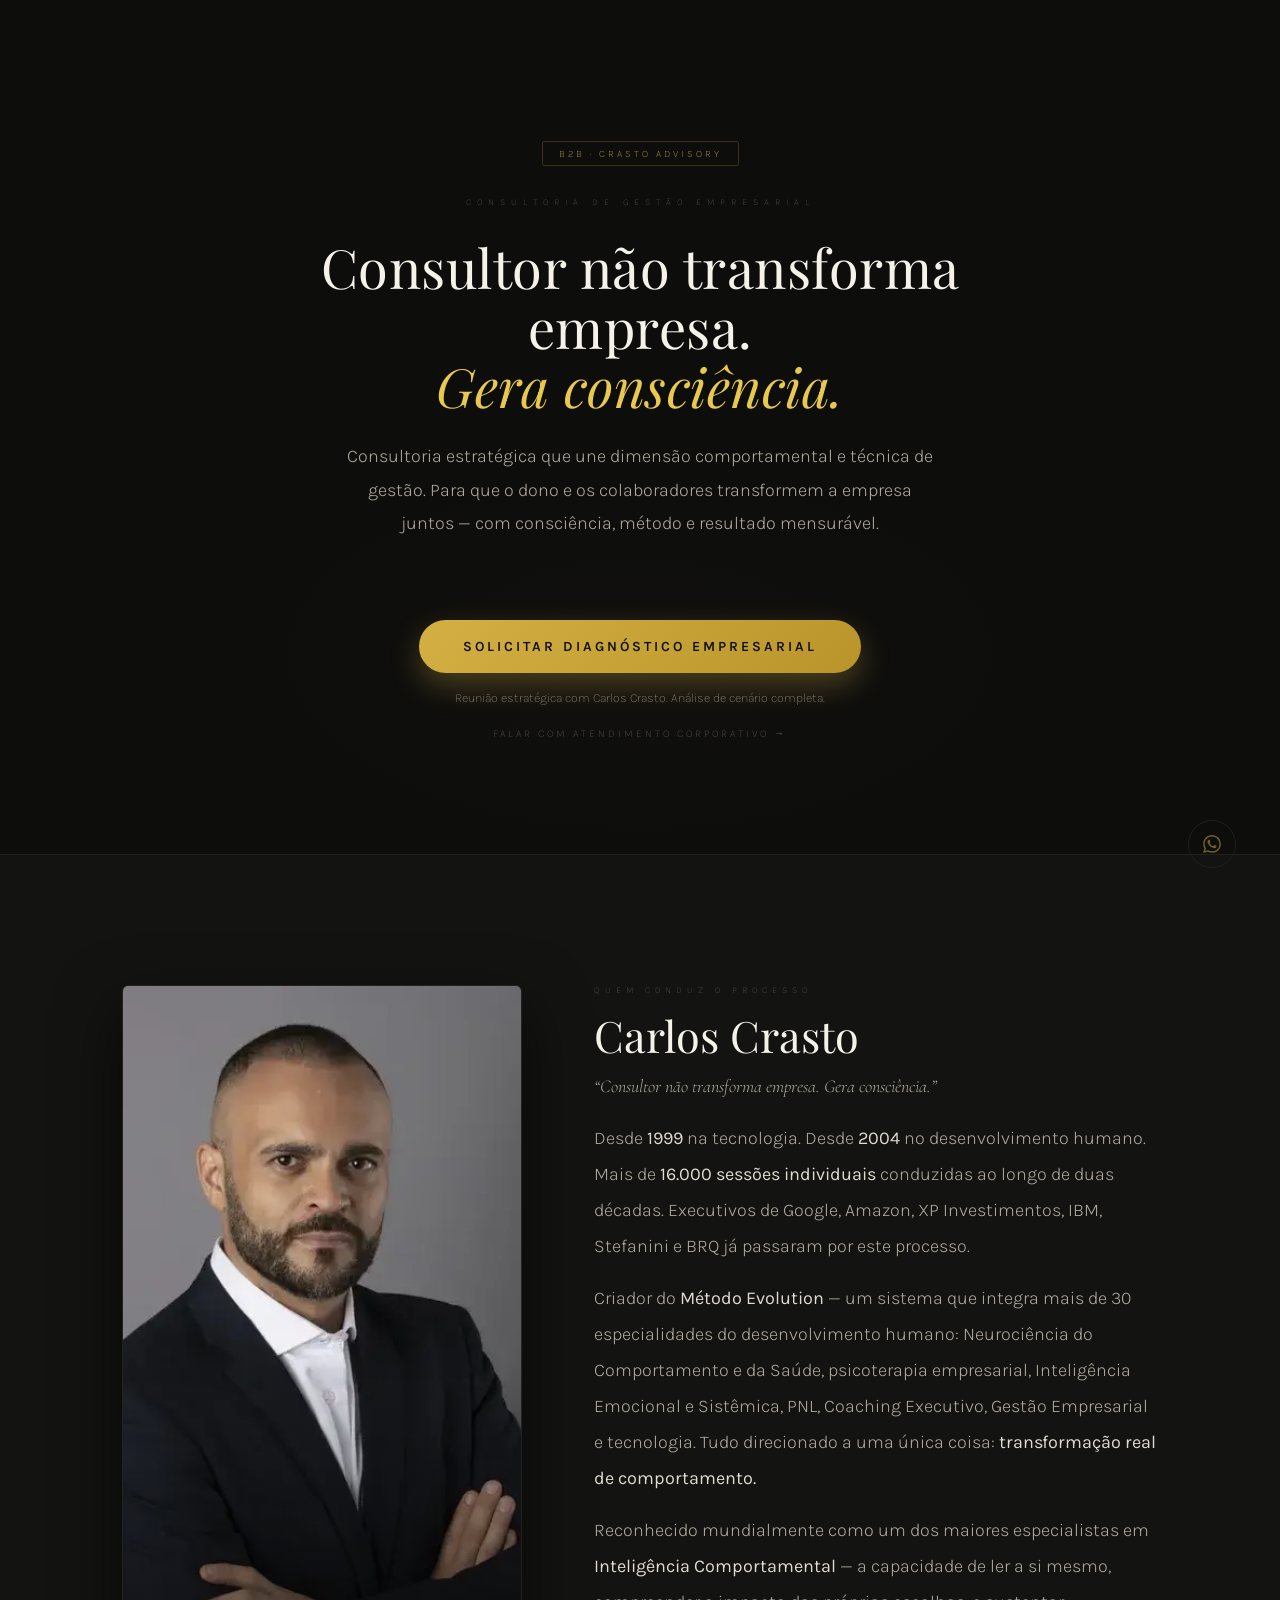
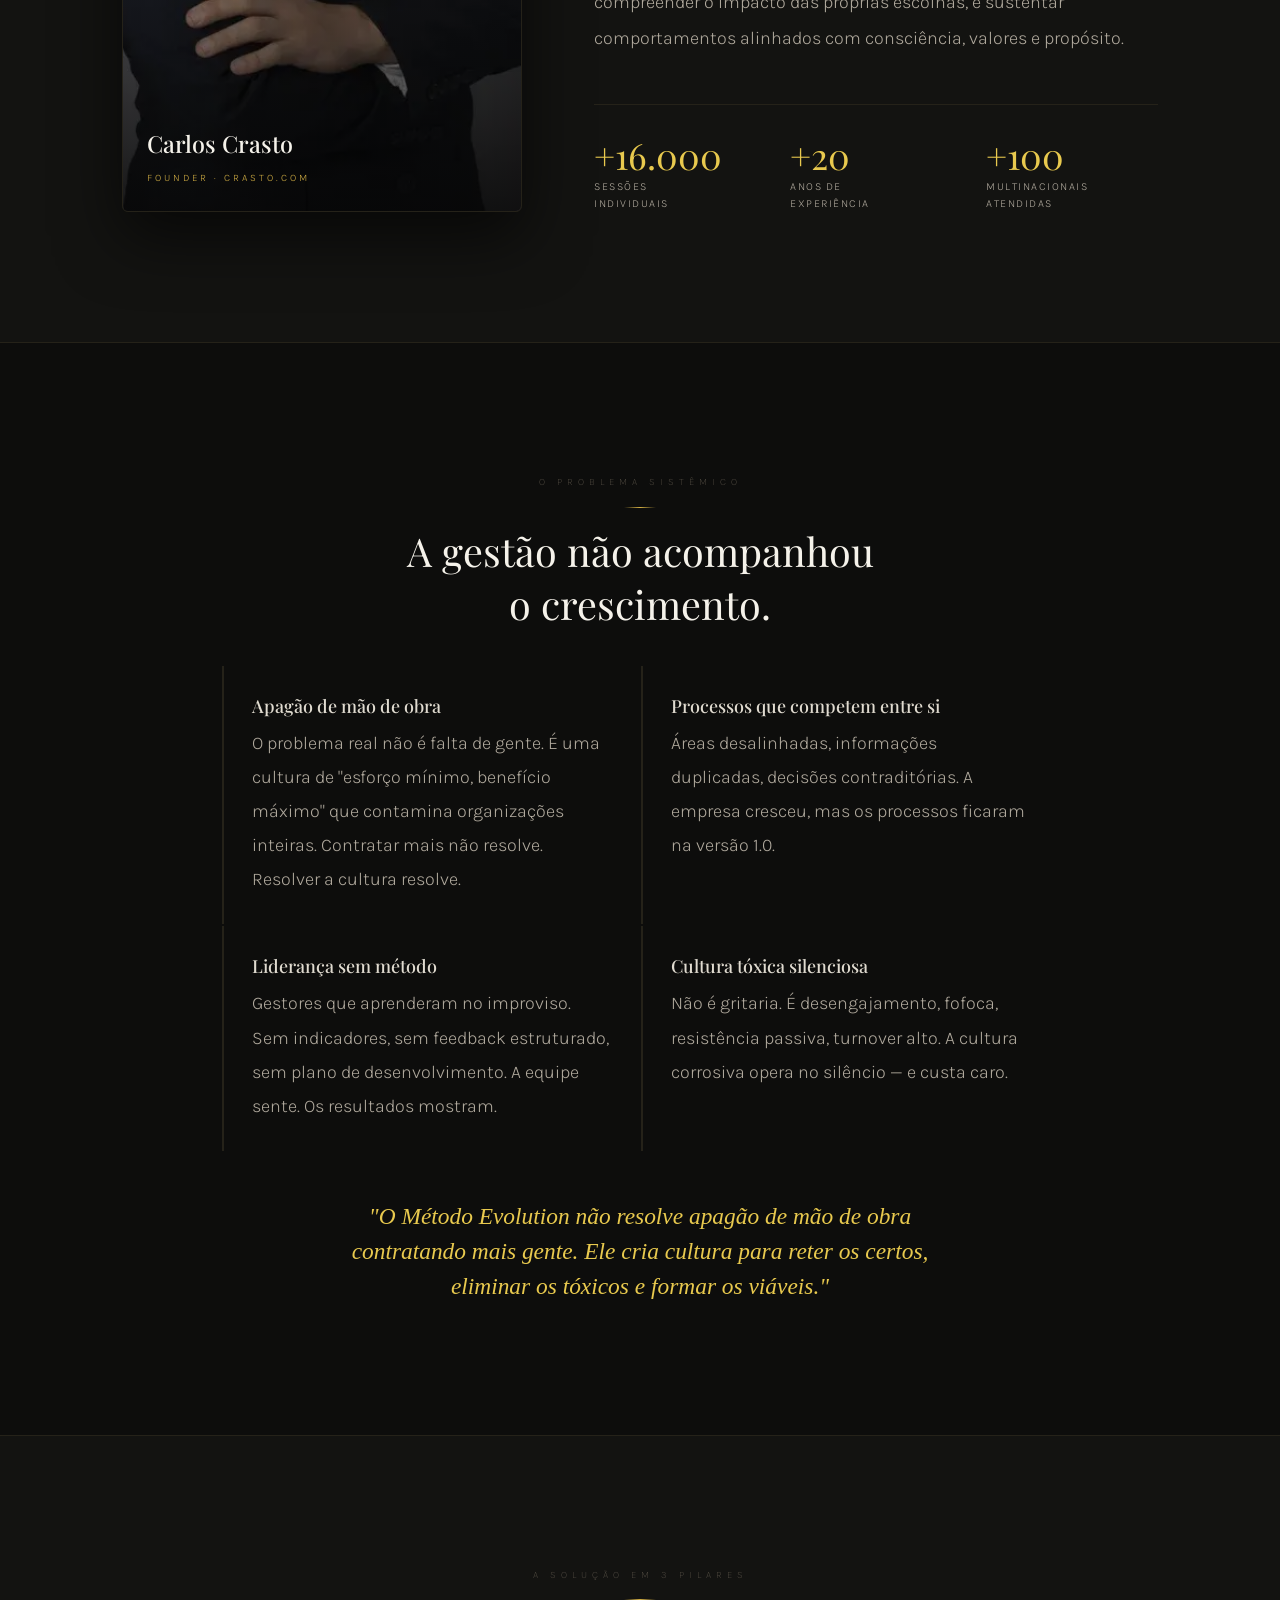
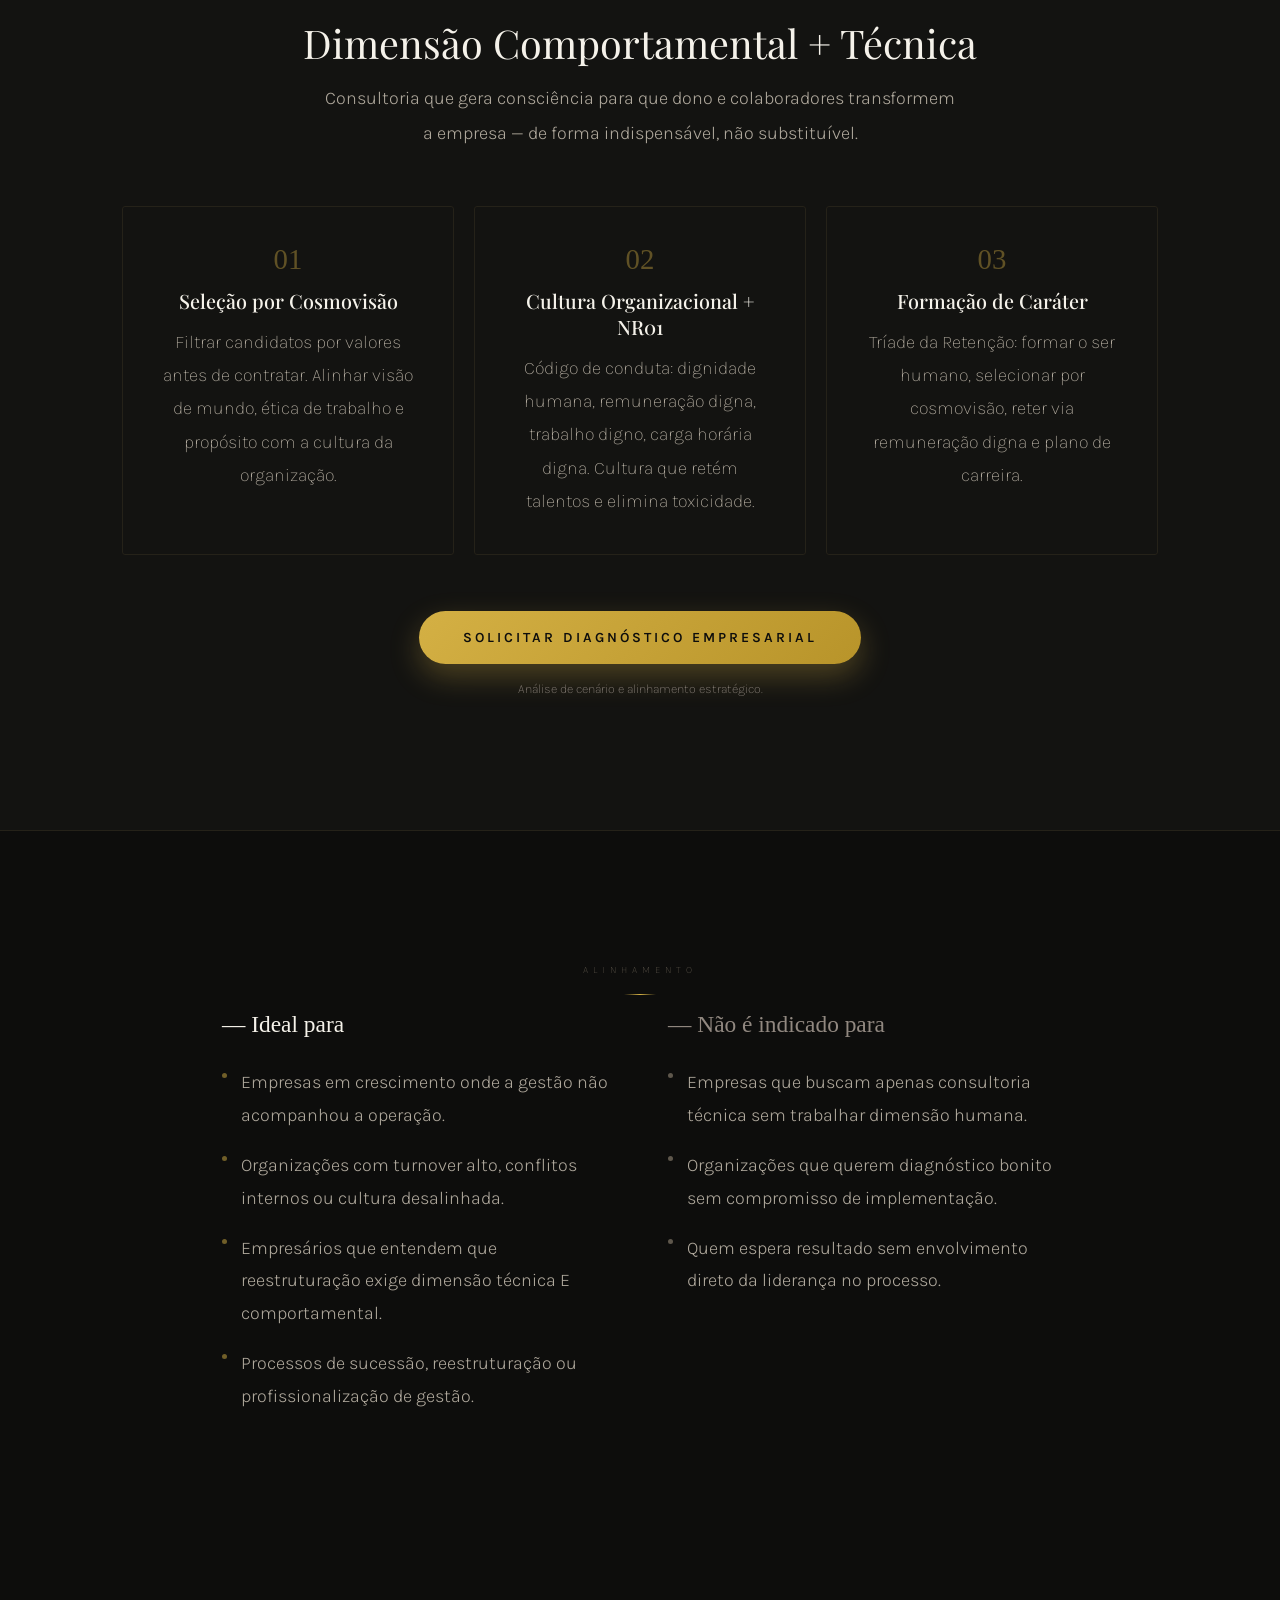
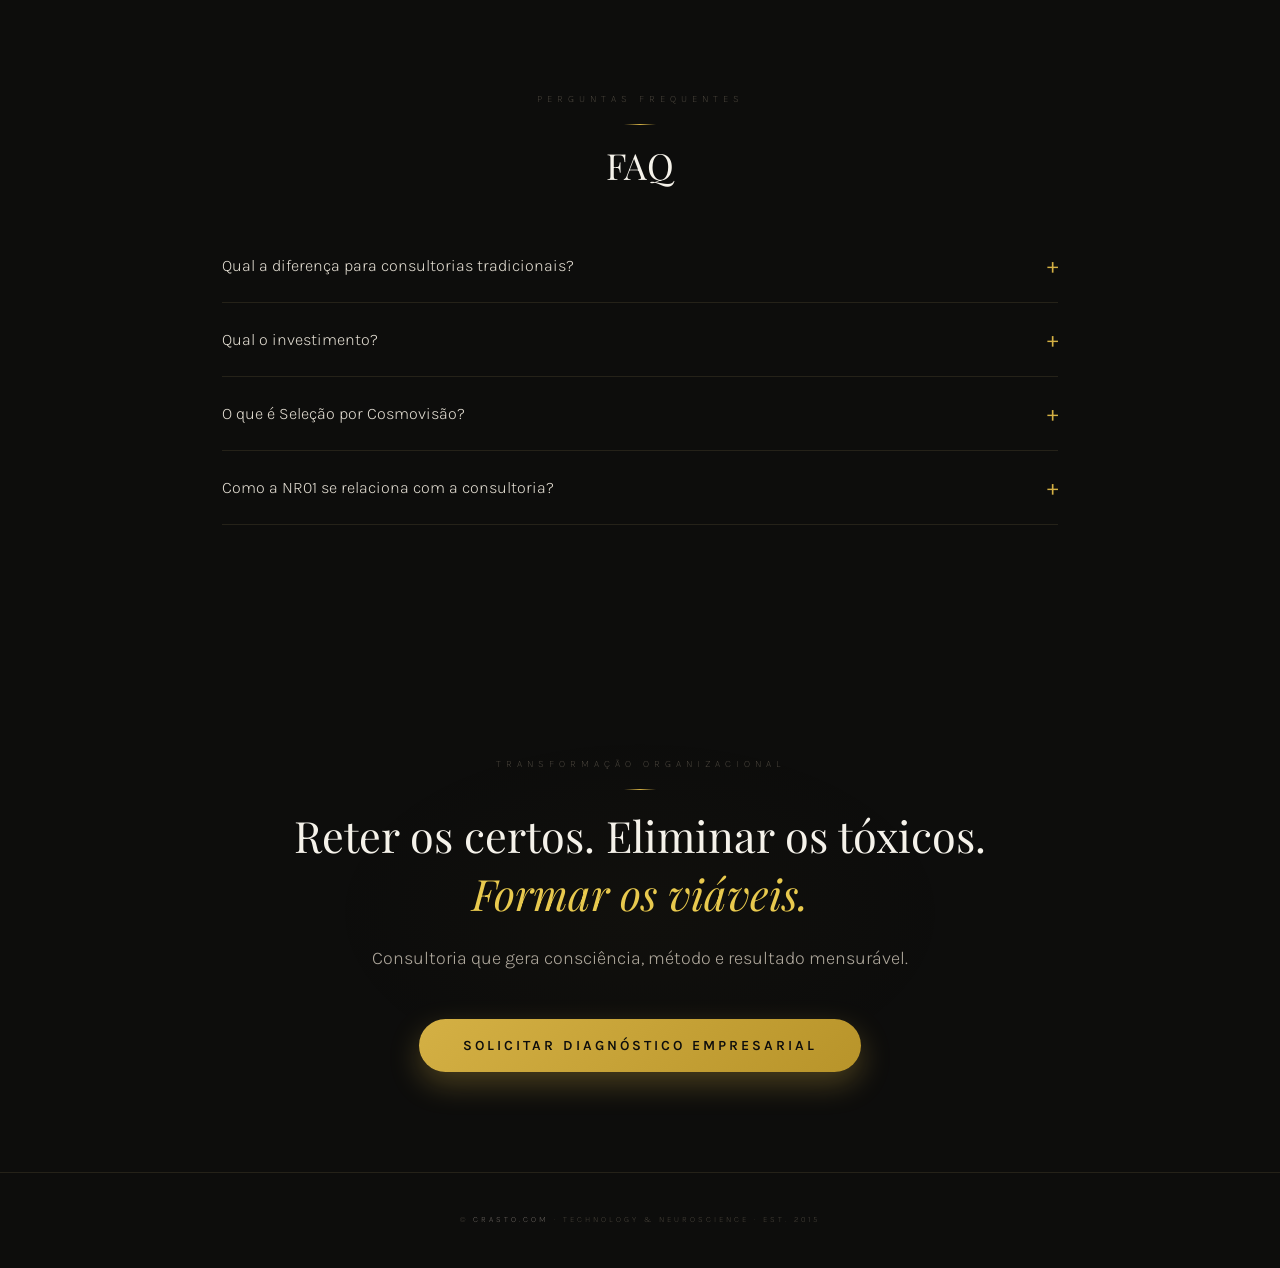
<file: consultoria-estrategica/index.html>
<!DOCTYPE html>
<html lang="pt-BR">
<head>
<meta charset="UTF-8">
<meta name="viewport" content="width=device-width, initial-scale=1.0">
<title>Consultoria de Gestão Empresarial — CRASTO Advisory</title>
<meta name="description" content="Consultoria de gestão empresarial com dimensão comportamental e técnica. Cultura organizacional, NR01, seleção por cosmovisão.">
<link rel="preconnect" href="https://fonts.googleapis.com">
<link rel="preconnect" href="https://fonts.gstatic.com" crossorigin>
<link href="https://fonts.googleapis.com/css2?family=Playfair+Display:ital,wght@0,400;0,500;0,600;0,700;1,400;1,500&family=Karla:wght@200;300;400;500;600&family=Cormorant+Garamond:ital,wght@0,300;0,400;0,500;1,400&display=swap" rel="stylesheet">
<style>
:root{--bg:#0D0D0C;--bg-alt:#131311;--gold:#d4b044;--gold-light:#e8c94e;--gold-deep:#b8942a;--gold-border:rgba(212,176,68,.22);--white:#f5f2ea;--white-soft:#e0dbd0;--text:#b0a99d;--grey:#918880;--ghost:#5e574c;--ghost-line:#252219;--section-gap:130px;--ease:cubic-bezier(.16,1,.3,1)}
*{margin:0;padding:0;box-sizing:border-box}html{font-size:18px;scroll-behavior:smooth}body{background:var(--bg);color:var(--white);font-family:'Karla',sans-serif;-webkit-font-smoothing:antialiased;overflow-x:hidden;font-size:1rem}
p{font-size:1rem;line-height:1.8}
.rv{opacity:0;transform:translateY(24px);transition:opacity 1.2s cubic-bezier(.16,1,.3,1),transform 1.2s cubic-bezier(.16,1,.3,1)}.rv.v{opacity:1;transform:translateY(0)}.d1{transition-delay:.15s}.d2{transition-delay:.3s}.d3{transition-delay:.45s}.d4{transition-delay:.6s}
.c{max-width:900px;margin:0 auto;padding:0 32px}.cw{max-width:1100px;margin:0 auto;padding:0 32px}.s{padding:var(--section-gap) 0}.tc{text-align:center}
.lbl{font-weight:200;font-size:.55rem;letter-spacing:5px;text-transform:uppercase;color:var(--ghost)}.al{width:32px;height:1px;background:linear-gradient(90deg,transparent,var(--gold),transparent);margin:16px auto}
.ab{background:var(--bg-alt);border-top:1px solid var(--ghost-line);border-bottom:1px solid var(--ghost-line)}
.tb{position:fixed;top:0;left:0;right:0;z-index:100;padding:18px 40px;display:flex;justify-content:space-between;align-items:center;background:rgba(5,5,5,.9);backdrop-filter:blur(16px);border-bottom:1px solid var(--ghost-line);transform:translateY(-100%);transition:transform .6s}.tb.sh{transform:translateY(0)}.tb a{font-weight:300;font-size:12px;letter-spacing:6px;text-transform:uppercase;color:var(--white);text-decoration:none}.tb a:hover{color:var(--gold)}.tb-r{display:flex;gap:24px;align-items:center}.tb-b{font-size:.5rem;font-weight:200;letter-spacing:2px;text-transform:uppercase;color:var(--ghost);text-decoration:none}.tb-c{font-weight:300;font-size:.5rem;letter-spacing:3px;text-transform:uppercase;color:var(--gold);text-decoration:none;padding:8px 20px;border:1px solid var(--gold-border);border-radius:2px;transition:all .4s}.tb-c:hover{background:var(--gold);color:var(--bg)}
.btn{display:inline-flex;align-items:center;justify-content:center;font-weight:600;font-size:.78rem;letter-spacing:3px;text-transform:uppercase;color:var(--bg);background:linear-gradient(135deg,var(--gold),var(--gold-deep));padding:18px 44px;text-decoration:none;border:none;cursor:pointer;transition:all .4s var(--ease);border-radius:30px;box-shadow:0 12px 30px rgba(212,176,68,.3)}.btn:hover{box-shadow:0 18px 40px rgba(212,176,68,.5);transform:translateY(-2px)}
.mic{font-weight:200;font-size:.7rem;color:var(--grey);margin-top:14px;line-height:1.7}.sec-a{display:inline-flex;align-items:center;gap:8px;font-weight:200;font-size:.58rem;letter-spacing:3px;text-transform:uppercase;color:var(--ghost);text-decoration:none;margin-top:18px;transition:color .4s}.sec-a:hover{color:var(--gold)}
.h1s{font-family:'Playfair Display',serif;font-weight:400;line-height:1.1;color:var(--white);letter-spacing:.5px}.h2s{font-family:'Playfair Display',serif;font-weight:400;color:var(--white)}
.pcard{padding:28px;border-left:2px solid var(--ghost-line);transition:border-color .6s}.pcard:hover{border-color:var(--gold-border)}.pcard h4{font-family:'Playfair Display',serif;font-weight:500;font-size:1rem;color:var(--white-soft);margin-bottom:8px}.pcard p{font-weight:300;font-size:1rem;line-height:1.9;color:var(--text)}
.pillar{padding:36px;border:1px solid var(--ghost-line);border-radius:3px;transition:all .6s;text-align:center}.pillar:hover{border-color:var(--gold-border);background:rgba(201,166,66,.01)}.pillar h4{font-family:'Playfair Display',serif;font-weight:500;font-size:1.1rem;color:var(--white);margin-bottom:12px}.pillar p{font-weight:200;font-size:1rem;line-height:1.85;color:var(--text)}
.fg{margin-bottom:22px}.fg label{display:block;font-weight:200;font-size:.6rem;letter-spacing:2px;text-transform:uppercase;color:var(--grey);margin-bottom:8px}.fg input,.fg textarea{width:100%;padding:14px 16px;background:rgba(255,255,255,.025);border:1px solid var(--ghost-line);border-radius:2px;color:var(--white);font-family:'Karla',sans-serif;font-size:.82rem;font-weight:300;outline:none;transition:all .4s}.fg input:focus,.fg textarea:focus{border-color:var(--gold-border)}.fg input::placeholder,.fg textarea::placeholder{color:var(--ghost)}.fg textarea{resize:vertical;min-height:80px}
.fr{display:grid;grid-template-columns:1fr 1fr;gap:16px}
.fsub{width:100%;padding:18px;background:linear-gradient(135deg,var(--gold),var(--gold-deep));color:var(--bg);font-family:'Karla',sans-serif;font-weight:600;font-size:.78rem;letter-spacing:3px;text-transform:uppercase;border:none;border-radius:30px;cursor:pointer;transition:all .4s var(--ease);margin-top:8px;box-shadow:0 12px 30px rgba(212,176,68,.3)}.fsub:hover{box-shadow:0 18px 40px rgba(212,176,68,.5);transform:translateY(-2px)}
.faq{border-bottom:1px solid var(--ghost-line);padding:24px 0;cursor:pointer}.faq-q{display:flex;justify-content:space-between;align-items:center;gap:16px}.faq-q h4{font-weight:300;font-size:.9rem;color:var(--white-soft)}.faq-q span{color:var(--gold);font-size:1.2rem;transition:transform .3s;flex-shrink:0}.faq.o .faq-q span{transform:rotate(45deg)}.faq-a{max-height:0;overflow:hidden;transition:max-height .5s}.faq.o .faq-a{max-height:400px}.faq-a p{font-weight:300;font-size:1rem;line-height:1.9;color:var(--text);padding:16px 0 8px}
.foot{padding:40px 0;text-align:center;border-top:1px solid var(--ghost-line)}.foot p{font-weight:200;font-size:.45rem;letter-spacing:3px;text-transform:uppercase;color:var(--ghost)}
.wa{position:fixed;bottom:32px;right:44px;z-index:200;opacity:0;animation:em 1s ease 2s forwards}.wa a{width:48px;height:48px;border-radius:50%;border:1px solid var(--ghost-line);display:flex;align-items:center;justify-content:center;text-decoration:none;transition:all .6s}.wa a:hover{border-color:rgba(201,166,66,.35)}.wa svg{width:18px;height:18px;fill:var(--gold);opacity:.5}
/* AUTORIDADE */
.aut-grid{display:grid;grid-template-columns:400px 1fr;gap:72px;align-items:stretch}
.aut-photo{position:relative;height:100%;min-height:520px;border-radius:6px;overflow:hidden;border:1px solid var(--ghost-line);box-shadow:0 24px 64px rgba(0,0,0,.6);transition:transform .6s cubic-bezier(.16,1,.3,1),border-color .6s}
.aut-photo:hover{transform:translateY(-4px);border-color:rgba(201,166,66,.25)}
.aut-photo::before{content:'';position:absolute;inset:0;background:linear-gradient(180deg,transparent 45%,rgba(5,5,5,.97) 100%);z-index:2;opacity:.85;transition:opacity .6s}
.aut-photo:hover::before{opacity:1}
.aut-photo img{position:absolute;inset:0;width:100%;height:100%;object-fit:cover;object-position:center 10%;z-index:1;transition:transform 1.2s cubic-bezier(.16,1,.3,1)}
.aut-photo:hover img{transform:scale(1.06)}
.aut-label{position:absolute;bottom:24px;left:24px;right:24px;z-index:3}
.aut-name{font-family:'Playfair Display',serif;font-weight:500;font-size:1.3rem;color:var(--white);margin-bottom:4px}
.aut-role{font-size:.55rem;font-weight:300;letter-spacing:3px;text-transform:uppercase;color:var(--gold)}
.aut-content{display:flex;flex-direction:column;justify-content:center}
.aut-eyebrow{font-weight:200;font-size:.5rem;letter-spacing:5px;text-transform:uppercase;color:var(--ghost);margin-bottom:16px;display:block}
.aut-content h2{font-family:'Playfair Display',serif;font-weight:400;font-size:2.4rem;color:var(--white);margin-bottom:8px;line-height:1.15}
.aut-tagline{font-family:'Cormorant Garamond',serif;font-style:italic;font-size:1.1rem;color:var(--gold-light);margin-bottom:28px;line-height:1.5}
.aut-content p{font-weight:300;font-size:1rem;line-height:2;color:var(--text);margin-bottom:16px}
.aut-content strong{color:var(--white-soft);font-weight:400}
.aut-stats{display:grid;grid-template-columns:repeat(3,1fr);gap:24px;margin-top:32px;padding-top:32px;border-top:1px solid var(--ghost-line)}
.aut-stat-num{font-family:'Playfair Display',serif;font-weight:400;font-size:2rem;color:var(--gold-light);line-height:1;margin-bottom:6px}
.aut-stat-label{font-size:.6rem;font-weight:300;letter-spacing:1.5px;text-transform:uppercase;color:var(--text);line-height:1.5}
@media(max-width:1000px){.aut-grid{grid-template-columns:320px 1fr;gap:48px}}
@media(max-width:768px){.aut-grid{grid-template-columns:1fr;gap:40px}.aut-photo{min-height:400px;aspect-ratio:4/5}}
@keyframes em{from{opacity:0;transform:translateY(12px)}to{opacity:1;transform:translateY(0)}}
@media(max-width:768px){html{font-size:18px}:root{--section-gap:80px}.tb{padding:14px 20px}.c,.cw{padding:0 20px}.hero{padding:120px 0 60px!important}.hero h1{font-size:2.2rem!important}.trust{flex-wrap:wrap;gap:24px}.trust .trust-sep{display:none}.ag{grid-template-columns:1fr!important}.fr{grid-template-columns:1fr}.wa{bottom:20px;right:20px}}
@media(max-width:480px){.hero h1{font-size:1.8rem!important}.tb-c,.tb-b{display:none}}
</style>
</head>
<body>

<div class="tb" id="tb"><a href="/">CRASTO</a><div class="tb-r"><a href="/empresarial" class="tb-b">← Empresarial</a><a href="#diag" class="tb-c">Solicitar Diagnóstico</a></div></div>

<!-- HERO -->
<section class="hero" style="padding:140px 0 80px;text-align:center;position:relative">
  <div style="position:absolute;bottom:0;left:50%;transform:translateX(-50%);width:800px;height:400px;background:radial-gradient(ellipse,rgba(201,166,66,.02) 0%,transparent 70%);pointer-events:none"></div>
  <div class="c">
    <div style="display:inline-block;font-weight:200;font-size:.55rem;letter-spacing:3px;text-transform:uppercase;color:var(--gold);padding:6px 16px;border:1px solid var(--gold-border);border-radius:2px;margin-bottom:28px;opacity:0;animation:em 1.5s ease .2s forwards">B2B · CRASTO Advisory</div>
    <p style="font-weight:200;font-size:.5rem;letter-spacing:6px;text-transform:uppercase;color:var(--ghost);margin-bottom:28px;opacity:0;animation:em 1.5s ease .3s forwards">Consultoria de Gestão Empresarial</p>
    <h1 class="h1s" style="font-size:3rem;margin-bottom:24px;opacity:0;animation:em 1.8s cubic-bezier(.16,1,.3,1) .5s forwards">Consultor não transforma empresa.<br><em style="font-style:italic;color:var(--gold-light)">Gera consciência.</em></h1>
    <p style="font-weight:300;font-size:1rem;color:var(--text);max-width:600px;margin:0 auto 48px;line-height:1.85;opacity:0;animation:em 1.8s cubic-bezier(.16,1,.3,1) .7s forwards">Consultoria estratégica que une dimensão comportamental e técnica de gestão. Para que o dono e os colaboradores transformem a empresa juntos — com consciência, método e resultado mensurável.</p>
    <div style="text-align:center;padding:32px 0;opacity:0;animation:em 2s ease .9s forwards">
      <a href="#diag" class="btn"><span>Solicitar Diagnóstico Empresarial</span></a>
      <p class="mic">Reunião estratégica com Carlos Crasto. Análise de cenário completa.</p>
      <a href="https://wa.me/5511981810002?text=Olá%2C%20gostaria%20de%20saber%20mais%20sobre%20a%20Consultoria." class="sec-a">Falar com atendimento corporativo →</a>
    </div>
  </div>
</section>

<!-- AUTHORITY -->
<section class="s ab">
  <div class="cw">
    <div class="aut-grid">
      <div class="rv aut-photo">
        <img src="../assets/crastp_9db978973623.webp" alt="Carlos Crasto">
        <div class="aut-label">
          <p class="aut-name">Carlos Crasto</p>
          <p class="aut-role">Founder &middot; Crasto.com</p>
        </div>
      </div>
      <div class="aut-content">
        <span class="aut-eyebrow rv">Quem conduz o processo</span>
        <h2 class="h2s rv d1">Carlos Crasto</h2>
        <p class="aut-tagline rv d2">&ldquo;Consultor n&atilde;o transforma empresa. Gera consci&ecirc;ncia.&rdquo;</p>

        <p class="rv d2">Desde <strong>1999</strong> na tecnologia. Desde <strong>2004</strong> no desenvolvimento humano. Mais de <strong>16.000 sess&otilde;es individuais</strong> conduzidas ao longo de duas d&eacute;cadas. Executivos de Google, Amazon, XP Investimentos, IBM, Stefanini e BRQ j&aacute; passaram por este processo.</p>
        <p class="rv d3">Criador do <strong>M&eacute;todo Evolution</strong> &mdash; um sistema que integra mais de 30 especialidades do desenvolvimento humano: Neuroci&ecirc;ncia do Comportamento e da Sa&uacute;de, psicoterapia empresarial, Intelig&ecirc;ncia Emocional e Sist&ecirc;mica, PNL, Coaching Executivo, Gest&atilde;o Empresarial e tecnologia. Tudo direcionado a uma &uacute;nica coisa: <strong>transforma&ccedil;&atilde;o real de comportamento.</strong></p>
        <p class="rv d4">Reconhecido mundialmente como um dos maiores especialistas em <strong>Intelig&ecirc;ncia Comportamental</strong> &mdash; a capacidade de ler a si mesmo, compreender o impacto das pr&oacute;prias escolhas, e sustentar comportamentos alinhados com consci&ecirc;ncia, valores e prop&oacute;sito.</p>

        <div class="aut-stats rv d4">
          <div><div class="aut-stat-num">+16.000</div><div class="aut-stat-label">Sess&otilde;es<br>Individuais</div></div>
          <div><div class="aut-stat-num">+20</div><div class="aut-stat-label">Anos de<br>Experi&ecirc;ncia</div></div>
          <div><div class="aut-stat-num">+100</div><div class="aut-stat-label">Multinacionais<br>Atendidas</div></div>
        </div>
      </div>
    </div>
  </div>
</section>

<!-- PROBLEM -->
<section class="s">
  <div class="c">
    <p class="lbl tc rv">O problema sistêmico</p><div class="al"></div>
    <h2 class="h2s tc rv d1" style="font-size:2.2rem;margin-bottom:36px">A gestão não acompanhou<br>o crescimento.</h2>
    <div style="display:grid;grid-template-columns:1fr 1fr;gap:2px;margin-bottom:48px">
      <div class="pcard rv d1"><h4>Apagão de mão de obra</h4><p>O problema real não é falta de gente. É uma cultura de "esforço mínimo, benefício máximo" que contamina organizações inteiras. Contratar mais não resolve. Resolver a cultura resolve.</p></div>
      <div class="pcard rv d2"><h4>Processos que competem entre si</h4><p>Áreas desalinhadas, informações duplicadas, decisões contraditórias. A empresa cresceu, mas os processos ficaram na versão 1.0.</p></div>
      <div class="pcard rv d3"><h4>Liderança sem método</h4><p>Gestores que aprenderam no improviso. Sem indicadores, sem feedback estruturado, sem plano de desenvolvimento. A equipe sente. Os resultados mostram.</p></div>
      <div class="pcard rv d4"><h4>Cultura tóxica silenciosa</h4><p>Não é gritaria. É desengajamento, fofoca, resistência passiva, turnover alto. A cultura corrosiva opera no silêncio — e custa caro.</p></div>
    </div>
    <p class="rv" style="font-family:'Cormorant',serif;font-style:italic;font-size:1.3rem;color:var(--gold-light);text-align:center;max-width:640px;margin:0 auto;line-height:1.5">"O Método Evolution não resolve apagão de mão de obra contratando mais gente. Ele cria cultura para reter os certos, eliminar os tóxicos e formar os viáveis."</p>
  </div>
</section>

<!-- SOLUTION -->
<section class="s ab">
  <div class="cw">
    <p class="lbl tc rv">A solução em 3 pilares</p><div class="al"></div>
    <h2 class="h2s tc rv d1" style="font-size:2.2rem;margin-bottom:12px">Dimensão Comportamental + Técnica</h2>
    <p class="tc rv d2" style="font-weight:300;font-size:1rem;color:var(--text);line-height:1.9;margin-bottom:56px;max-width:640px;margin-left:auto;margin-right:auto">Consultoria que gera consciência para que dono e colaboradores transformem a empresa — de forma indispensável, não substituível.</p>
    <div style="display:grid;grid-template-columns:repeat(3,1fr);gap:20px;margin-bottom:56px">
      <div class="pillar rv d1"><div style="font-family:'Cormorant',serif;font-size:1.6rem;color:var(--gold);opacity:.4;margin-bottom:12px">01</div><h4>Seleção por Cosmovisão</h4><p>Filtrar candidatos por valores antes de contratar. Alinhar visão de mundo, ética de trabalho e propósito com a cultura da organização.</p></div>
      <div class="pillar rv d2"><div style="font-family:'Cormorant',serif;font-size:1.6rem;color:var(--gold);opacity:.4;margin-bottom:12px">02</div><h4>Cultura Organizacional + NR01</h4><p>Código de conduta: dignidade humana, remuneração digna, trabalho digno, carga horária digna. Cultura que retém talentos e elimina toxicidade.</p></div>
      <div class="pillar rv d3"><div style="font-family:'Cormorant',serif;font-size:1.6rem;color:var(--gold);opacity:.4;margin-bottom:12px">03</div><h4>Formação de Caráter</h4><p>Tríade da Retenção: formar o ser humano, selecionar por cosmovisão, reter via remuneração digna e plano de carreira.</p></div>
    </div>
    <div style="text-align:center"><a href="#diag" class="btn"><span>Solicitar Diagnóstico Empresarial</span></a><p class="mic">Análise de cenário e alinhamento estratégico.</p></div>
  </div>
</section>

<!-- FOR WHOM -->
<section class="s">
  <div class="c">
    <p class="lbl tc rv">Alinhamento</p><div class="al"></div>
    <div class="ag" style="display:grid;grid-template-columns:1fr 1fr;gap:56px">
      <div class="rv"><h3 style="font-family:'Cormorant',serif;font-weight:400;font-size:1.3rem;color:var(--white);margin-bottom:28px">— Ideal para</h3>
        <div style="display:flex;gap:14px;margin-bottom:18px"><div style="width:5px;height:5px;border-radius:50%;background:var(--gold);margin-top:7px;flex-shrink:0;opacity:.5"></div><p style="font-weight:300;font-size:1rem;line-height:1.8;color:var(--text)">Empresas em crescimento onde a gestão não acompanhou a operação.</p></div>
        <div style="display:flex;gap:14px;margin-bottom:18px"><div style="width:5px;height:5px;border-radius:50%;background:var(--gold);margin-top:7px;flex-shrink:0;opacity:.5"></div><p style="font-weight:300;font-size:1rem;line-height:1.8;color:var(--text)">Organizações com turnover alto, conflitos internos ou cultura desalinhada.</p></div>
        <div style="display:flex;gap:14px;margin-bottom:18px"><div style="width:5px;height:5px;border-radius:50%;background:var(--gold);margin-top:7px;flex-shrink:0;opacity:.5"></div><p style="font-weight:300;font-size:1rem;line-height:1.8;color:var(--text)">Empresários que entendem que reestruturação exige dimensão técnica E comportamental.</p></div>
        <div style="display:flex;gap:14px;margin-bottom:18px"><div style="width:5px;height:5px;border-radius:50%;background:var(--gold);margin-top:7px;flex-shrink:0;opacity:.5"></div><p style="font-weight:300;font-size:1rem;line-height:1.8;color:var(--text)">Processos de sucessão, reestruturação ou profissionalização de gestão.</p></div>
      </div>
      <div class="rv d2"><h3 style="font-family:'Cormorant',serif;font-weight:400;font-size:1.3rem;color:var(--grey);margin-bottom:28px">— Não é indicado para</h3>
        <div style="display:flex;gap:14px;margin-bottom:18px"><div style="width:5px;height:5px;border-radius:50%;background:var(--ghost);margin-top:7px;flex-shrink:0"></div><p style="font-weight:300;font-size:1rem;line-height:1.8;color:var(--text)">Empresas que buscam apenas consultoria técnica sem trabalhar dimensão humana.</p></div>
        <div style="display:flex;gap:14px;margin-bottom:18px"><div style="width:5px;height:5px;border-radius:50%;background:var(--ghost);margin-top:7px;flex-shrink:0"></div><p style="font-weight:300;font-size:1rem;line-height:1.8;color:var(--text)">Organizações que querem diagnóstico bonito sem compromisso de implementação.</p></div>
        <div style="display:flex;gap:14px;margin-bottom:18px"><div style="width:5px;height:5px;border-radius:50%;background:var(--ghost);margin-top:7px;flex-shrink:0"></div><p style="font-weight:300;font-size:1rem;line-height:1.8;color:var(--text)">Quem espera resultado sem envolvimento direto da liderança no processo.</p></div>
      </div>
    </div>
  </div>
</section>


<!-- FAQ -->
<section class="s">
  <div class="c">
    <p class="lbl tc rv">Perguntas frequentes</p><div class="al"></div>
    <h2 class="h2s tc rv" style="font-size:2rem;margin-bottom:40px">FAQ</h2>
    <div class="faq rv" onclick="this.classList.toggle('o')"><div class="faq-q"><h4>Qual a diferença para consultorias tradicionais?</h4><span>+</span></div><div class="faq-a"><p>Consultorias tradicionais entregam diagnósticos técnicos. A CRASTO Advisory integra dimensão comportamental e técnica de gestão simultaneamente.</p></div></div>
    <div class="faq rv" onclick="this.classList.toggle('o')"><div class="faq-q"><h4>Qual o investimento?</h4><span>+</span></div><div class="faq-a"><p>Definido na reunião de Diagnóstico Empresarial. Mapeamos escopo e complexidade para um plano personalizado com resultados consistentes e escaláveis.</p></div></div>
    <div class="faq rv" onclick="this.classList.toggle('o')"><div class="faq-q"><h4>O que é Seleção por Cosmovisão?</h4><span>+</span></div><div class="faq-a"><p>Método que prioriza alinhamento de valores e visão de mundo antes das competências técnicas — reduzindo turnover e conflitos culturais.</p></div></div>
    <div class="faq rv" onclick="this.classList.toggle('o')"><div class="faq-q"><h4>Como a NR01 se relaciona com a consultoria?</h4><span>+</span></div><div class="faq-a"><p>A NR01 exige dignidade no trabalho. Nosso método incorpora esses pilares como fundamento da cultura organizacional — compliance e transformação real.</p></div></div>
  </div>
</section>

<!-- FINAL CTA -->
<section style="text-align:center;padding:100px 0;position:relative">
  <div style="position:absolute;top:50%;left:50%;transform:translate(-50%,-50%);width:700px;height:400px;background:radial-gradient(ellipse,rgba(201,166,66,.025) 0%,transparent 65%);pointer-events:none"></div>
  <div class="c">
    <p class="lbl rv">Transformação organizacional</p><div class="al"></div>
    <h2 class="h2s rv d1" style="font-size:2.4rem;margin-bottom:20px">Reter os certos. Eliminar os tóxicos.<br><em style="font-style:italic;color:var(--gold-light)">Formar os viáveis.</em></h2>
    <p class="rv d2" style="font-weight:300;font-size:1rem;color:var(--text);max-width:540px;margin:0 auto 44px;line-height:1.85">Consultoria que gera consciência, método e resultado mensurável.</p>
    <div class="rv d3" style="text-align:center"><a href="#diag" class="btn"><span>Solicitar Diagnóstico Empresarial</span></a></div>
  </div>
</section>

<div class="foot"><div class="c"><p>© <span style="color:var(--grey)">Crasto.com</span> · Technology & Neuroscience · Est. 2015</p></div></div>
<div class="wa"><a href="https://wa.me/5511981810002?text=Olá%2C%20consultoria%20de%20gestão." target="_blank" rel="noopener"><svg viewBox="0 0 24 24" xmlns="http://www.w3.org/2000/svg"><path d="M17.472 14.382c-.297-.149-1.758-.867-2.03-.967-.273-.099-.471-.148-.67.15-.197.297-.767.966-.94 1.164-.173.199-.347.223-.644.075-.297-.15-1.255-.463-2.39-1.475-.883-.788-1.48-1.761-1.653-2.059-.173-.297-.018-.458.13-.606.134-.133.298-.347.446-.52.149-.174.198-.298.298-.497.099-.198.05-.371-.025-.52-.075-.149-.669-1.612-.916-2.207-.242-.579-.487-.5-.669-.51-.173-.008-.371-.01-.57-.01-.198 0-.52.074-.792.372-.272.297-1.04 1.016-1.04 2.479 0 1.462 1.065 2.875 1.213 3.074.149.198 2.096 3.2 5.077 4.487.709.306 1.262.489 1.694.625.712.227 1.36.195 1.871.118.571-.085 1.758-.719 2.006-1.413.248-.694.248-1.289.173-1.413-.074-.124-.272-.198-.57-.347m-5.421 7.403h-.004a9.87 9.87 0 01-5.031-1.378l-.361-.214-3.741.982.998-3.648-.235-.374a9.86 9.86 0 01-1.51-5.26c.001-5.45 4.436-9.884 9.888-9.884 2.64 0 5.122 1.03 6.988 2.898a9.825 9.825 0 012.893 6.994c-.003 5.45-4.437 9.884-9.885 9.884m8.413-18.297A11.815 11.815 0 0012.05 0C5.495 0 .16 5.335.157 11.892c0 2.096.547 4.142 1.588 5.945L.057 24l6.305-1.654a11.882 11.882 0 005.683 1.448h.005c6.554 0 11.89-5.335 11.893-11.893a11.821 11.821 0 00-3.48-8.413z"/></svg></a></div>

<script>
const obs=new IntersectionObserver(e=>{e.forEach(el=>{if(el.isIntersecting){el.target.classList.add('v');obs.unobserve(el.target)}})},{threshold:.1,rootMargin:'0px 0px -40px 0px'});
document.querySelectorAll('.rv').forEach(el=>obs.observe(el));
window.addEventListener('scroll',()=>{document.getElementById('tb').classList.toggle('sh',scrollY>400)});
</script>
</body>
</html>
</file>
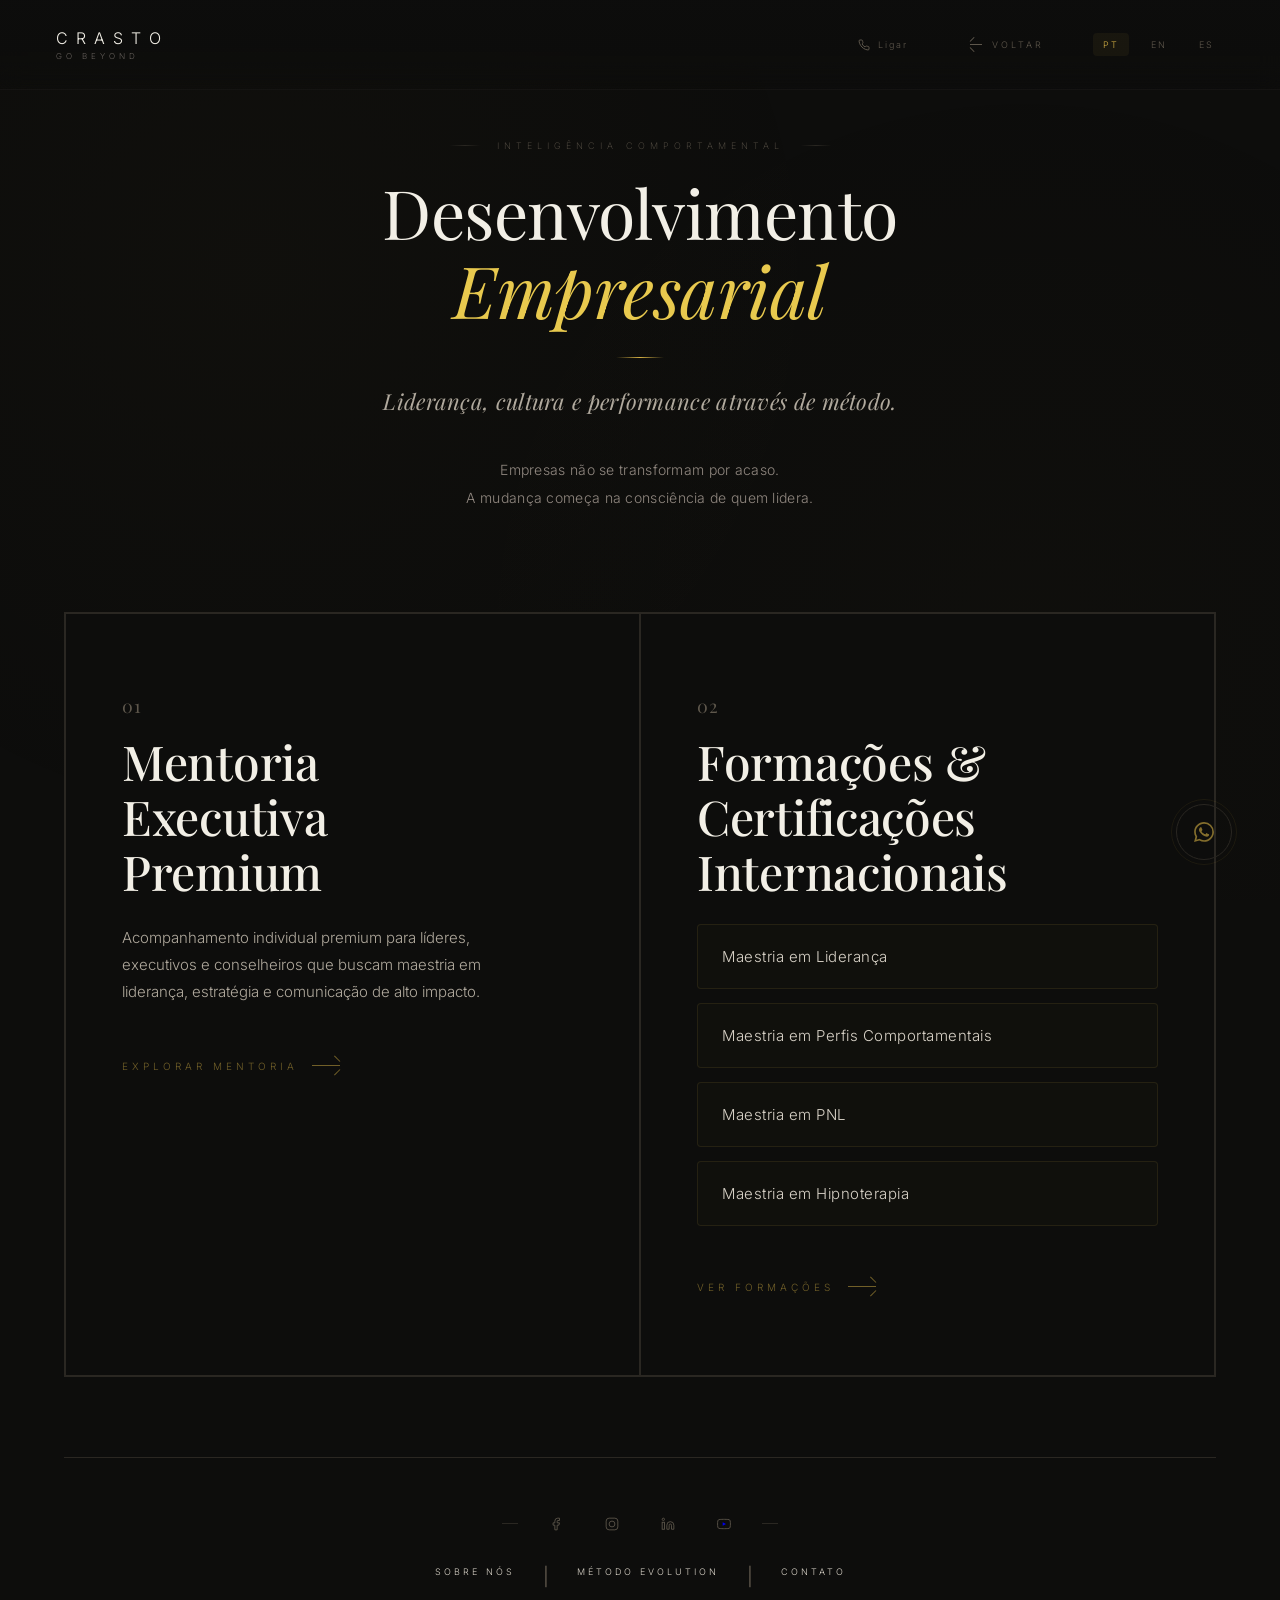
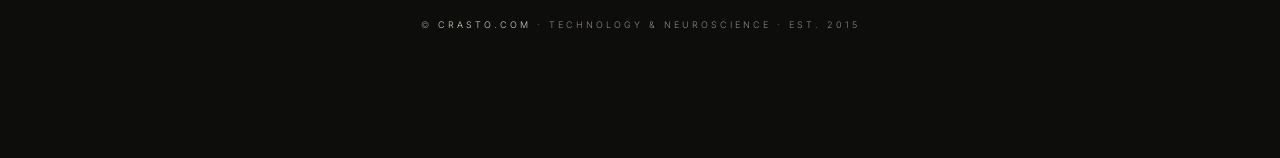
<file: desenvolvimento-empresarial/index.html>
<!DOCTYPE html>
<html lang="pt-BR">
<head>
<meta charset="UTF-8">
<meta name="viewport" content="width=device-width, initial-scale=1.0">
<title>Desenvolvimento Empresarial — CRASTO Inteligência Comportamental</title>
<link href="https://fonts.googleapis.com/css2?family=Playfair+Display:ital,wght@0,400;0,500;0,600;1,400&family=Inter:wght@200;300;400;500&display=swap" rel="stylesheet">
<style>
  :root {
    --black: #0D0D0C;
    --accent: #d4b044;
    --accent-light: #e8c94e;
    --gold-whisper: rgba(212,176,68,.04);
    --white: #f2efe6;
    --white-soft: #d8d2c7;
    --body-text: #b0a99d;
    --grey: #918880;
    --ghost: #5e574c;
    --ghost-line: #2a2722;
  }

  * {
    margin: 0;
    padding: 0;
    box-sizing: border-box;
  }

  html {
    font-size: 18px;
    scroll-behavior: smooth;
  }

  body {
    background: var(--black);
    color: var(--white);
    font-family: 'Inter', -apple-system, BlinkMacSystemFont, sans-serif;
    min-height: 100vh;
    overflow-x: hidden;
    -webkit-font-smoothing: antialiased;
    -moz-osx-font-smoothing: grayscale;
  }

  /* BACKGROUND TEXTURE */
  .bg-texture {
    position: fixed;
    top: 0;
    left: 0;
    width: 100%;
    height: 100%;
    background: 
      radial-gradient(circle at 20% 30%, rgba(212,176,68,.02) 0%, transparent 50%),
      radial-gradient(circle at 80% 70%, rgba(212,176,68,.015) 0%, transparent 50%);
    pointer-events: none;
    z-index: 0;
  }

  /* NAV */
  .nav {
    position: fixed;
    top: 0;
    left: 0;
    right: 0;
    z-index: 1000;
    display: flex;
    justify-content: space-between;
    align-items: center;
    padding: 28px 56px;
    background: linear-gradient(180deg, rgba(13,13,12,.98) 0%, rgba(13,13,12,.92) 70%, transparent 100%);
    backdrop-filter: blur(12px);
    -webkit-backdrop-filter: blur(12px);
    border-bottom: 1px solid rgba(42,39,34,.3);
    opacity: 0;
    animation: slideDown 1s cubic-bezier(.16,1,.3,1) .2s forwards;
  }

  .nav-logo {
    font-weight: 300;
    font-size: 16px;
    letter-spacing: 8px;
    text-transform: uppercase;
    color: var(--white);
    text-decoration: none;
    transition: color .4s;
    display: flex;
    flex-direction: column;
    gap: 3px;
  }

  .nav-logo:hover {
    color: var(--accent);
  }

  .nav-logo-sub {
    font-size: 8px;
    letter-spacing: 4px;
    color: var(--grey);
    font-weight: 200;
  }

  .nav-right {
    display: flex;
    align-items: center;
    gap: 32px;
  }

  .nav-back {
    font-size: 9px;
    font-weight: 300;
    letter-spacing: 3px;
    text-transform: uppercase;
    color: var(--ghost);
    text-decoration: none;
    transition: all .4s;
    display: flex;
    align-items: center;
    gap: 10px;
    padding: 8px 16px;
    border: 1px solid transparent;
    border-radius: 20px;
  }

  .nav-back:hover {
    color: var(--accent);
    border-color: rgba(212,176,68,.15);
    background: rgba(212,176,68,.02);
  }

  .nav-back-arrow {
    width: 12px;
    height: 1px;
    background: currentColor;
    position: relative;
    transition: width .4s;
  }

  .nav-back-arrow::before {
    content: '';
    position: absolute;
    left: 0;
    top: -3px;
    width: 6px;
    height: 1px;
    background: currentColor;
    transform: rotate(-45deg);
    transform-origin: left;
  }

  .nav-back-arrow::after {
    content: '';
    position: absolute;
    left: 0;
    bottom: -3px;
    width: 6px;
    height: 1px;
    background: currentColor;
    transform: rotate(45deg);
    transform-origin: left;
  }

  .nav-back:hover .nav-back-arrow {
    width: 20px;
  }

  .nav-lang {
    display: flex;
    gap: 12px;
  }

  .nav-lang-item {
    position: relative;
    font-size: 9px;
    font-weight: 300;
    letter-spacing: 2px;
    color: var(--ghost);
    text-decoration: none;
    transition: color .3s;
    padding: 6px 10px;
    border-radius: 4px;
    cursor: pointer;
  }

  .nav-lang-item.active {
    color: var(--accent);
    background: rgba(212,176,68,.06);
  }

  .nav-lang-item:hover {
    color: var(--white-soft);
    background: rgba(212,176,68,.04);
  }

  .nav-lang-full {
    position: absolute;
    top: 100%;
    left: 50%;
    transform: translateX(-50%);
    margin-top: 8px;
    background: rgba(13,13,12,.95);
    backdrop-filter: blur(12px);
    -webkit-backdrop-filter: blur(12px);
    border: 1px solid var(--ghost-line);
    padding: 6px 12px;
    border-radius: 6px;
    white-space: nowrap;
    font-size: 8px;
    letter-spacing: 2px;
    color: var(--white-soft);
    opacity: 0;
    pointer-events: none;
    transition: all .3s;
  }

  .nav-lang-item:hover .nav-lang-full {
    opacity: 1;
    margin-top: 4px;
  }

  .nav-phone {
    display: flex;
    align-items: center;
    gap: 8px;
    font-size: 9px;
    font-weight: 300;
    letter-spacing: 2px;
    color: var(--ghost);
    text-decoration: none;
    transition: all .4s;
    padding: 6px 12px;
    border: 1px solid transparent;
    border-radius: 20px;
  }

  .nav-phone:hover {
    color: var(--accent);
    border-color: rgba(212,176,68,.15);
    background: rgba(212,176,68,.02);
  }

  .nav-phone svg {
    width: 12px;
    height: 12px;
    fill: none;
    stroke: currentColor;
    stroke-width: 2;
  }

  /* CONTAINER */
  .container {
    position: relative;
    z-index: 1;
    max-width: 1400px;
    margin: 0 auto;
    padding: 140px 64px 80px;
  }

  /* HEADER */
  .header {
    text-align: center;
    margin-bottom: 100px;
    opacity: 0;
    animation: fadeInUp 1.2s cubic-bezier(.16,1,.3,1) .4s forwards;
  }

  .header-eyebrow {
    font-weight: 200;
    font-size: 9px;
    letter-spacing: 5px;
    text-transform: uppercase;
    color: var(--ghost);
    margin-bottom: 24px;
    display: flex;
    align-items: center;
    justify-content: center;
    gap: 16px;
  }

  .header-eyebrow::before,
  .header-eyebrow::after {
    content: '';
    width: 32px;
    height: 1px;
    background: linear-gradient(90deg, transparent, var(--ghost-line), transparent);
  }

  .header-title {
    font-family: 'Playfair Display', serif;
    font-weight: 400;
    font-size: 68px;
    line-height: 1.1;
    color: var(--white);
    letter-spacing: -.5px;
    margin-bottom: 28px;
  }

  .header-title-accent {
    display: block;
    font-style: italic;
    color: var(--accent-light);
    font-size: 72px;
  }

  .header-divider {
    width: 48px;
    height: 1px;
    background: linear-gradient(90deg, transparent, var(--accent), transparent);
    margin: 0 auto 28px;
  }

  .header-subtitle {
    font-family: 'Playfair Display', serif;
    font-weight: 400;
    font-style: italic;
    font-size: 22px;
    color: var(--body-text);
    letter-spacing: .3px;
    max-width: 640px;
    margin: 0 auto 40px;
  }

  .header-philosophy {
    font-weight: 300;
    font-size: 14px;
    line-height: 2;
    color: var(--grey);
    letter-spacing: .3px;
    max-width: 560px;
    margin: 0 auto;
  }

  /* PATHS GRID */
  .paths {
    display: grid;
    grid-template-columns: repeat(2, 1fr);
    gap: 2px;
    background: var(--ghost-line);
    padding: 2px;
    margin-bottom: 80px;
    opacity: 0;
    animation: fadeInUp 1.4s cubic-bezier(.16,1,.3,1) .6s forwards;
  }

  .path-card {
    background: var(--black);
    padding: 80px 56px;
    text-decoration: none;
    display: block;
    position: relative;
    overflow: hidden;
    transition: all .6s cubic-bezier(.23,1,.32,1);
  }

  .path-card::before {
    content: '';
    position: absolute;
    top: 50%;
    left: 50%;
    transform: translate(-50%, -50%) scale(0);
    width: 600px;
    height: 600px;
    background: radial-gradient(circle, rgba(212,176,68,.04) 0%, transparent 70%);
    transition: transform .8s cubic-bezier(.23,1,.32,1);
    pointer-events: none;
  }

  .path-card:hover::before {
    transform: translate(-50%, -50%) scale(1);
  }

  .path-card:hover {
    background: rgba(13,13,12,.98);
  }

  .path-number {
    font-family: 'Playfair Display', serif;
    font-size: 18px;
    font-weight: 400;
    color: var(--ghost);
    margin-bottom: 16px;
    letter-spacing: 1px;
    transition: color .6s;
  }

  .path-card:hover .path-number {
    color: var(--accent);
  }

  .path-title {
    font-family: 'Playfair Display', serif;
    font-weight: 500;
    font-size: 48px;
    line-height: 1.15;
    color: var(--white);
    margin-bottom: 24px;
    letter-spacing: -.3px;
    transition: color .6s;
  }

  .path-card:hover .path-title {
    color: var(--accent-light);
  }

  .path-desc {
    font-weight: 300;
    font-size: 15px;
    line-height: 1.8;
    color: var(--body-text);
    max-width: 420px;
    margin-bottom: 48px;
    transition: color .6s;
  }

  .path-card:hover .path-desc {
    color: var(--white-soft);
  }

  .path-list {
    list-style: none;
    padding: 0;
    margin-bottom: 48px;
    display: flex;
    flex-direction: column;
    gap: 14px;
  }

  .path-list li {
    position: relative;
    z-index: 2;
  }

  .path-list li a {
    display: flex;
    align-items: center;
    justify-content: space-between;
    padding: 18px 24px;
    background: rgba(212,176,68,0.02);
    border: 1px solid rgba(212,176,68,0.1);
    border-radius: 4px;
    color: var(--white-soft);
    text-decoration: none;
    font-weight: 300;
    font-size: 15px;
    letter-spacing: 0.5px;
    transition: all .5s cubic-bezier(.23,1,.32,1);
    position: relative;
    overflow: hidden;
  }

  .path-list li a::before {
    content: '';
    position: absolute;
    top: 0; left: 0;
    width: 0%; height: 100%;
    background: linear-gradient(90deg, rgba(212,176,68,0.1), transparent);
    transition: width .6s cubic-bezier(.23,1,.32,1);
    z-index: -1;
  }

  .path-list li a::after {
    content: '→';
    font-family: 'Playfair Display', serif;
    font-size: 20px;
    color: var(--accent);
    opacity: 0;
    transform: translateX(-15px);
    transition: all .5s cubic-bezier(.23,1,.32,1);
  }

  .path-list li a:hover {
    border-color: rgba(212,176,68,0.4);
    color: var(--white);
    padding-left: 32px;
    background: rgba(212,176,68,0.05);
    box-shadow: 0 4px 20px rgba(212,176,68,0.1);
  }

  .path-list li a:hover::before {
    width: 100%;
  }

  .path-list li a:hover::after {
    opacity: 1;
    transform: translateX(0);
  }

  .path-cta {
    display: inline-flex;
    align-items: center;
    gap: 14px;
    font-weight: 300;
    font-size: 10px;
    letter-spacing: 4px;
    text-transform: uppercase;
    color: var(--accent);
    opacity: .5;
    transition: all .6s;
  }

  .path-card:hover .path-cta {
    opacity: 1;
    gap: 20px;
  }

  .cta-arrow {
    display: block;
    width: 28px;
    height: 1px;
    background: var(--accent);
    position: relative;
    transition: all .6s cubic-bezier(.23,1,.32,1);
  }

  .cta-arrow::after {
    content: '';
    position: absolute;
    right: 0;
    top: -4px;
    width: 8px;
    height: 1px;
    background: var(--accent);
    transform: rotate(45deg);
    transform-origin: right;
  }

  .cta-arrow::before {
    content: '';
    position: absolute;
    right: 0;
    bottom: -4px;
    width: 8px;
    height: 1px;
    background: var(--accent);
    transform: rotate(-45deg);
    transform-origin: right;
  }

  .path-card:hover .cta-arrow {
    width: 48px;
  }

  /* HOVER STATE */
  @media (hover: hover) {
    .paths:hover .path-card {
      opacity: .4;
    }
    .paths:hover .path-card:hover {
      opacity: 1;
    }
  }

  /* FOOTER */
  .footer {
    padding: 48px 0;
    border-top: 1px solid var(--ghost-line);
    display: flex;
    flex-direction: column;
    align-items: center;
    gap: 24px;
    opacity: 0;
    animation: fadeIn 1s ease 1s forwards;
  }

  .footer-social {
    display: flex;
    align-items: center;
    gap: 20px;
  }

  .footer-sep {
    width: 16px;
    height: 1px;
    background: var(--ghost-line);
  }

  .footer-social a {
    display: flex;
    align-items: center;
    justify-content: center;
    width: 36px;
    height: 36px;
    border-radius: 50%;
    text-decoration: none;
    transition: all .4s;
    border: 1px solid transparent;
  }

  .footer-social a:hover {
    border-color: rgba(212,176,68,.2);
    background: rgba(212,176,68,.03);
  }

  .footer-social a svg {
    width: 14px;
    height: 14px;
    fill: none;
    stroke: var(--ghost);
    stroke-width: 1.5;
    transition: stroke .4s;
  }

  .footer-social a:hover svg {
    stroke: var(--accent);
  }

  .footer-links {
    display: flex;
    gap: 28px;
    margin-bottom: 8px;
  }

  .footer-links a {
    font-weight: 300;
    font-size: 9px;
    letter-spacing: 3px;
    text-transform: uppercase;
    color: var(--white-soft);
    text-decoration: none;
    transition: color .3s;
  }

  .footer-links a:hover {
    color: var(--accent);
  }

  .footer-copy {
    font-weight: 300;
    font-size: 9px;
    letter-spacing: 3px;
    text-transform: uppercase;
    color: var(--grey);
  }

  .footer-copy span {
    color: var(--white-soft);
  }

  /* WHATSAPP FLOATING */
  .wa-float {
    position: fixed;
    bottom: 40px;
    right: 48px;
    z-index: 900;
    display: flex;
    align-items: center;
    opacity: 0;
    animation: fadeIn 1s ease 1.4s forwards;
  }

  .wa-label {
    font-weight: 200;
    font-size: 9px;
    letter-spacing: 3px;
    text-transform: uppercase;
    color: var(--grey);
    padding-right: 16px;
    opacity: 0;
    transform: translateX(8px);
    transition: all .5s cubic-bezier(.23,1,.32,1);
    white-space: nowrap;
  }

  .wa-float:hover .wa-label {
    opacity: 1;
    transform: translateX(0);
  }

  .wa-btn {
    width: 56px;
    height: 56px;
    border-radius: 50%;
    background: transparent;
    border: 1px solid var(--ghost-line);
    display: flex;
    align-items: center;
    justify-content: center;
    text-decoration: none;
    transition: all .5s cubic-bezier(.23,1,.32,1);
    position: relative;
  }

  .wa-btn::after {
    content: '';
    position: absolute;
    inset: -6px;
    border-radius: 50%;
    border: 1px solid rgba(212,176,68,.08);
    animation: pulse 3.5s ease-in-out infinite;
  }

  .wa-btn:hover {
    border-color: rgba(212,176,68,.4);
    background: rgba(212,176,68,.04);
    box-shadow: 0 0 48px rgba(212,176,68,.08);
  }

  .wa-btn svg {
    width: 20px;
    height: 20px;
    fill: var(--accent);
    opacity: .6;
    transition: opacity .4s;
  }

  .wa-btn:hover svg {
    opacity: 1;
  }

  /* ANIMATIONS */
  @keyframes slideDown {
    from {
      opacity: 0;
      transform: translateY(-20px);
    }
    to {
      opacity: 1;
      transform: translateY(0);
    }
  }

  @keyframes fadeInUp {
    from {
      opacity: 0;
      transform: translateY(30px);
    }
    to {
      opacity: 1;
      transform: translateY(0);
    }
  }

  @keyframes fadeIn {
    from {
      opacity: 0;
    }
    to {
      opacity: 1;
    }
  }

  @keyframes pulse {
    0%, 100% {
      transform: scale(1);
      opacity: .3;
    }
    50% {
      transform: scale(1.3);
      opacity: 0;
    }
  }

  /* RESPONSIVE */
  @media (max-width: 1024px) {
    html {
      font-size: 16px;
    }

    .container {
      padding: 120px 40px 60px;
    }

    .nav {
      padding: 24px 32px;
    }

    .header-title {
      font-size: 52px;
    }

    .header-title-accent {
      font-size: 56px;
    }

    .paths {
      grid-template-columns: 1fr;
      gap: 2px;
    }

    .path-card {
      padding: 64px 40px;
    }

    .path-title {
      font-size: 40px;
    }
  }

  @media (max-width: 768px) {
    .container {
      padding: 100px 24px 48px;
    }

    .nav {
      padding: 20px 24px;
    }

    .nav-logo {
      font-size: 14px;
      letter-spacing: 6px;
    }

    .nav-logo-sub {
      font-size: 7px;
    }

    .nav-right {
      gap: 16px;
    }

    .nav-phone {
      padding: 6px 10px;
      font-size: 8px;
    }

    .nav-phone svg {
      width: 10px;
      height: 10px;
    }

    .nav-back {
      font-size: 8px;
      padding: 6px 12px;
    }

    .nav-lang {
      gap: 8px;
    }

    .nav-lang-item {
      font-size: 8px;
      padding: 5px 8px;
    }

    .header {
      margin-bottom: 60px;
    }

    .header-title {
      font-size: 38px;
    }

    .header-title-accent {
      font-size: 42px;
    }

    .header-subtitle {
      font-size: 18px;
    }

    .header-philosophy {
      font-size: 13px;
    }

    .path-card {
      padding: 48px 32px;
    }

    .path-title {
      font-size: 32px;
    }

    .path-desc {
      font-size: 14px;
      max-width: 100%;
    }

    .path-list li a {
      font-size: 14px;
      padding: 14px 18px;
    }

    .wa-float {
      bottom: 24px;
      right: 24px;
    }

    .wa-btn {
      width: 50px;
      height: 50px;
    }

    .wa-label {
      display: none;
    }

    .footer-links {
      flex-direction: column;
      gap: 12px;
      text-align: center;
    }
  }
</style>
</head>
<body>

<div class="bg-texture"></div>

<!-- NAV -->
<nav class="nav">
  <a href="/" class="nav-logo">
    CRASTO
    <span class="nav-logo-sub">Go Beyond</span>
  </a>
  <div class="nav-right">
    <a href="tel:+5511981810002" class="nav-phone">
      <svg viewBox="0 0 24 24">
        <path d="M22 16.92v3a2 2 0 0 1-2.18 2 19.79 19.79 0 0 1-8.63-3.07 19.5 19.5 0 0 1-6-6 19.79 19.79 0 0 1-3.07-8.67A2 2 0 0 1 4.11 2h3a2 2 0 0 1 2 1.72 12.84 12.84 0 0 0 .7 2.81 2 2 0 0 1-.45 2.11L8.09 9.91a16 16 0 0 0 6 6l1.27-1.27a2 2 0 0 1 2.11-.45 12.84 12.84 0 0 0 2.81.7A2 2 0 0 1 22 16.92z"/>
      </svg>
      Ligar
    </a>
    <a href="/inteligencia-comportamental" class="nav-back">
      <span class="nav-back-arrow"></span>
      Voltar
    </a>
    <div class="nav-lang">
      <div class="nav-lang-item active">
        PT
        <span class="nav-lang-full">Português Brasil</span>
      </div>
      <div class="nav-lang-item">
        EN
        <span class="nav-lang-full">English US</span>
      </div>
      <div class="nav-lang-item">
        ES
        <span class="nav-lang-full">Español</span>
      </div>
    </div>
  </div>
</nav>

<!-- CONTAINER -->
<div class="container">
  
  <!-- HEADER -->
  <header class="header">
    <div class="header-eyebrow">Inteligência Comportamental</div>
    
    <h1 class="header-title">
      Desenvolvimento
      <span class="header-title-accent">Empresarial</span>
    </h1>
    
    <div class="header-divider"></div>
    
    <p class="header-subtitle">Liderança, cultura e performance através de método.</p>
    
    <p class="header-philosophy">
      Empresas não se transformam por acaso.<br>
      A mudança começa na consciência de quem lidera.
    </p>
  </header>

  <!-- PATHS -->
  <div class="paths">
    
    <!-- MENTORIA EXECUTIVA -->
    <a href="/mentoria-executiva" class="path-card">
      <div class="path-number">01</div>
      <h2 class="path-title">Mentoria<br>Executiva<br>Premium</h2>
      <p class="path-desc">
        Acompanhamento individual premium para líderes, executivos e conselheiros que buscam maestria em liderança, estratégia e comunicação de alto impacto.
      </p>
      <span class="path-cta">
        Explorar Mentoria
        <span class="cta-arrow"></span>
      </span>
    </a>

    <!-- FORMAÇÕES -->
    <div class="path-card">
      <div class="path-number">02</div>
      <h2 class="path-title">Formações &<br>Certificações<br>Internacionais</h2>
      <ul class="path-list">
        <li><a href="https://crasto.com/pessoal/maestriaemlideranca/">Maestria em Liderança</a></li>
        <li><a href="#">Maestria em Perfis Comportamentais</a></li>
        <li><a href="#">Maestria em PNL</a></li>
        <li><a href="#">Maestria em Hipnoterapia</a></li>
      </ul>
      <a href="/formacoes-certificacoes" class="path-cta" style="text-decoration: none;">
        Ver Formações
        <span class="cta-arrow"></span>
      </a>
    </div>

  </div>

  <!-- FOOTER -->
  <footer class="footer">
    <div class="footer-social">
      <div class="footer-sep"></div>
      <a href="https://facebook.com/crastocom" target="_blank" rel="noopener" aria-label="Facebook">
        <svg viewBox="0 0 24 24">
          <path d="M18 2h-3a5 5 0 0 0-5 5v3H7v4h3v8h4v-8h3l1-4h-4V7a1 1 0 0 1 1-1h3z"/>
        </svg>
      </a>
      <a href="https://instagram.com/crastocom" target="_blank" rel="noopener" aria-label="Instagram">
        <svg viewBox="0 0 24 24">
          <rect x="2" y="2" width="20" height="20" rx="5"/>
          <circle cx="12" cy="12" r="5"/>
        </svg>
      </a>
      <a href="https://linkedin.com/in/carloscrasto" target="_blank" rel="noopener" aria-label="LinkedIn">
        <svg viewBox="0 0 24 24">
          <path d="M16 8a6 6 0 0 1 6 6v7h-4v-7a2 2 0 0 0-4 0v7h-4v-7a6 6 0 0 1 6-6z"/>
          <rect x="2" y="9" width="4" height="12"/>
          <circle cx="4" cy="4" r="2"/>
        </svg>
      </a>
      <a href="https://youtube.com/@crastocom" target="_blank" rel="noopener" aria-label="YouTube">
        <svg viewBox="0 0 24 24">
          <path d="M22.54 6.42A2.78 2.78 0 0 0 20.6 4.5C18.88 4 12 4 12 4s-6.88 0-8.6.5A2.78 2.78 0 0 0 1.46 6.42 29 29 0 0 0 1 12a29 29 0 0 0 .46 5.58A2.78 2.78 0 0 0 3.4 19.5C5.12 20 12 20 12 20s6.88 0 8.6-.5a2.78 2.78 0 0 0 1.94-1.92A29 29 0 0 0 23 12a29 29 0 0 0-.46-5.58z"/>
          <polygon points="9.75,15.02 15.5,12 9.75,8.98" fill="currentColor" stroke="none"/>
        </svg>
      </a>
      <div class="footer-sep"></div>
    </div>

    <div class="footer-links">
      <a href="/sobre">Sobre Nós</a>
      <span style="color:var(--ghost)">|</span>
      <a href="/metodo-evolution">Método Evolution</a>
      <span style="color:var(--ghost)">|</span>
      <a href="/contato">Contato</a>
    </div>

    <div class="footer-copy">
      © <span>CRASTO.COM</span> · Technology & Neuroscience · Est. 2015
    </div>
  </footer>

</div>

<!-- WHATSAPP FLOAT -->
<div class="wa-float">
  <span class="wa-label">Fale conosco</span>
  <a href="https://wa.me/5511981810002?text=Olá%2C%20gostaria%20de%20saber%20mais%20sobre%20Desenvolvimento%20Empresarial." class="wa-btn" target="_blank" rel="noopener" aria-label="WhatsApp">
    <svg viewBox="0 0 24 24" xmlns="http://www.w3.org/2000/svg">
      <path d="M17.472 14.382c-.297-.149-1.758-.867-2.03-.967-.273-.099-.471-.148-.67.15-.197.297-.767.966-.94 1.164-.173.199-.347.223-.644.075-.297-.15-1.255-.463-2.39-1.475-.883-.788-1.48-1.761-1.653-2.059-.173-.297-.018-.458.13-.606.134-.133.298-.347.446-.52.149-.174.198-.298.298-.497.099-.198.05-.371-.025-.52-.075-.149-.669-1.612-.916-2.207-.242-.579-.487-.5-.669-.51-.173-.008-.371-.01-.57-.01-.198 0-.52.074-.792.372-.272.297-1.04 1.016-1.04 2.479 0 1.462 1.065 2.875 1.213 3.074.149.198 2.096 3.2 5.077 4.487.709.306 1.262.489 1.694.625.712.227 1.36.195 1.871.118.571-.085 1.758-.719 2.006-1.413.248-.694.248-1.289.173-1.413-.074-.124-.272-.198-.57-.347m-5.421 7.403h-.004a9.87 9.87 0 01-5.031-1.378l-.361-.214-3.741.982.998-3.648-.235-.374a9.86 9.86 0 01-1.51-5.26c.001-5.45 4.436-9.884 9.888-9.884 2.64 0 5.122 1.03 6.988 2.898a9.825 9.825 0 012.893 6.994c-.003 5.45-4.437 9.884-9.885 9.884m8.413-18.297A11.815 11.815 0 0012.05 0C5.495 0 .16 5.335.157 11.892c0 2.096.547 4.142 1.588 5.945L.057 24l6.305-1.654a11.882 11.882 0 005.683 1.448h.005c6.554 0 11.89-5.335 11.893-11.893a11.821 11.821 0 00-3.48-8.413z"/>
    </svg>
  </a>
</div>

</body>
</html>
</file>
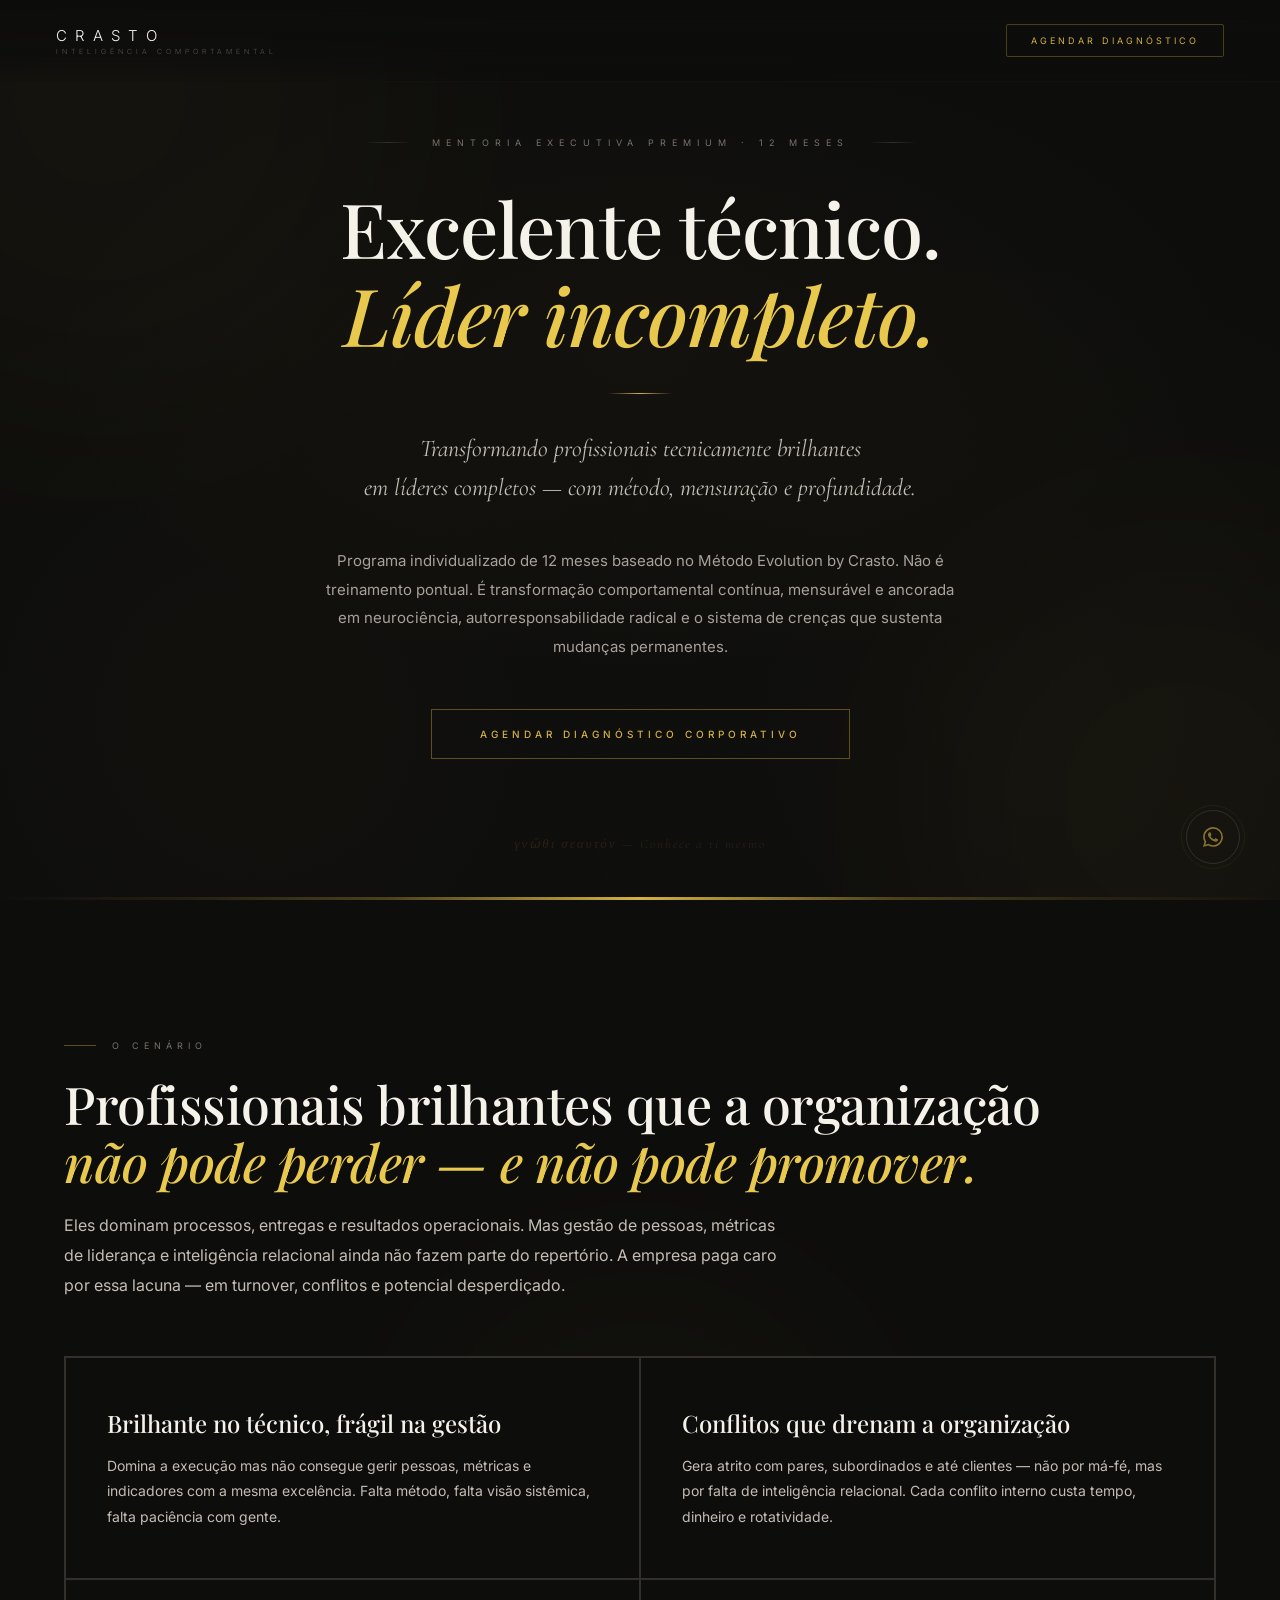
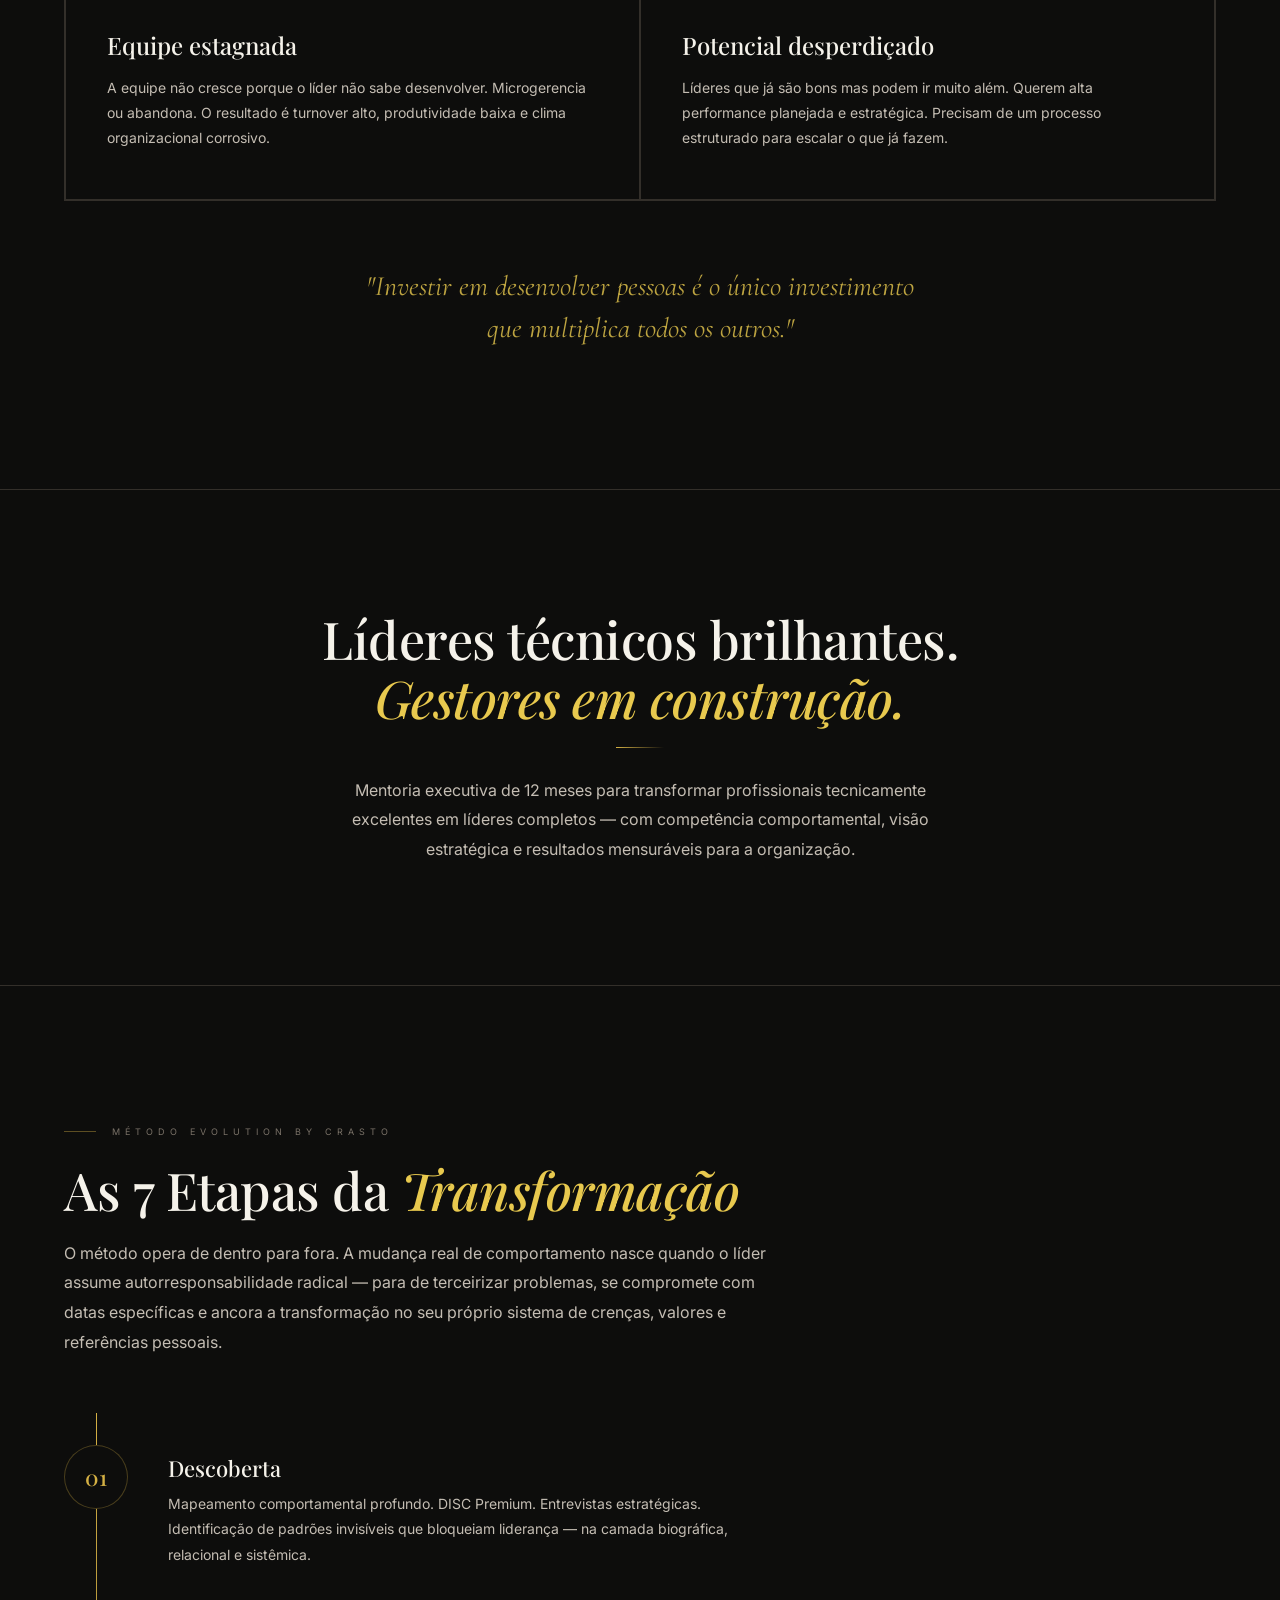
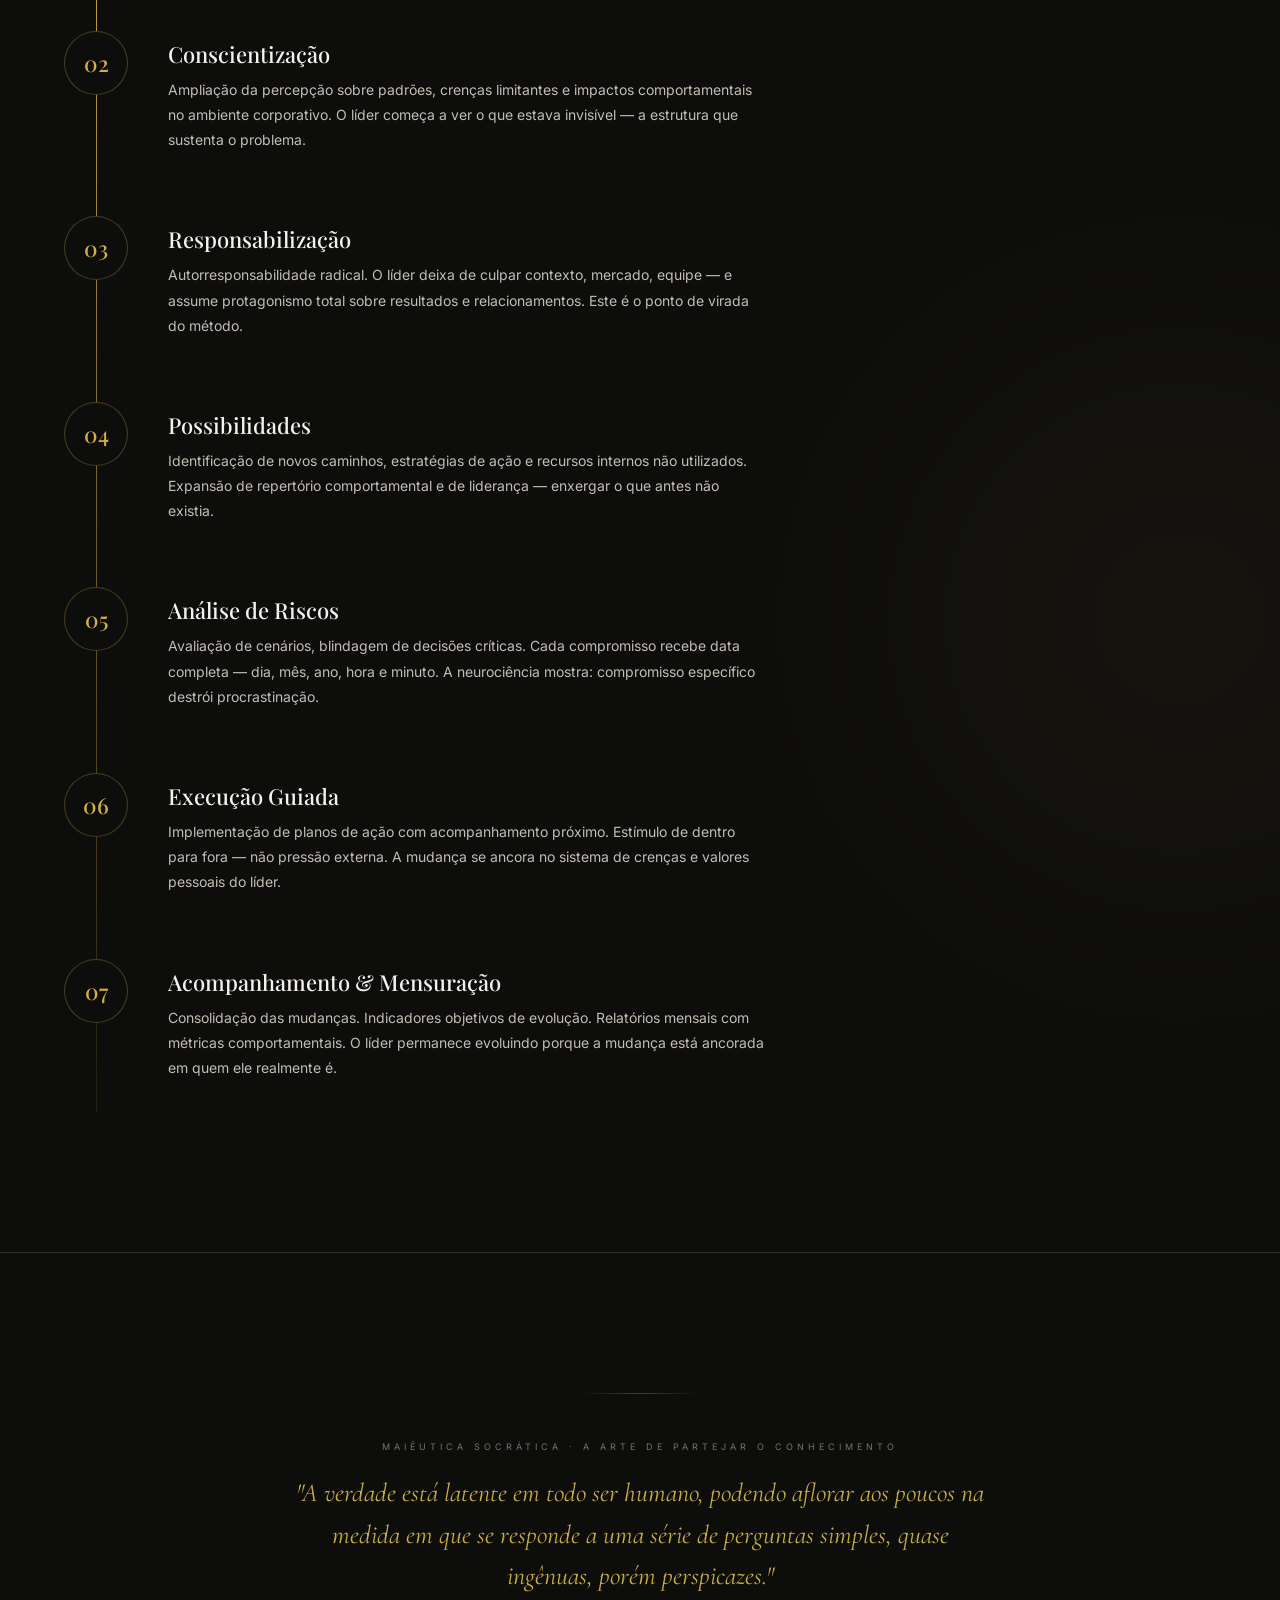
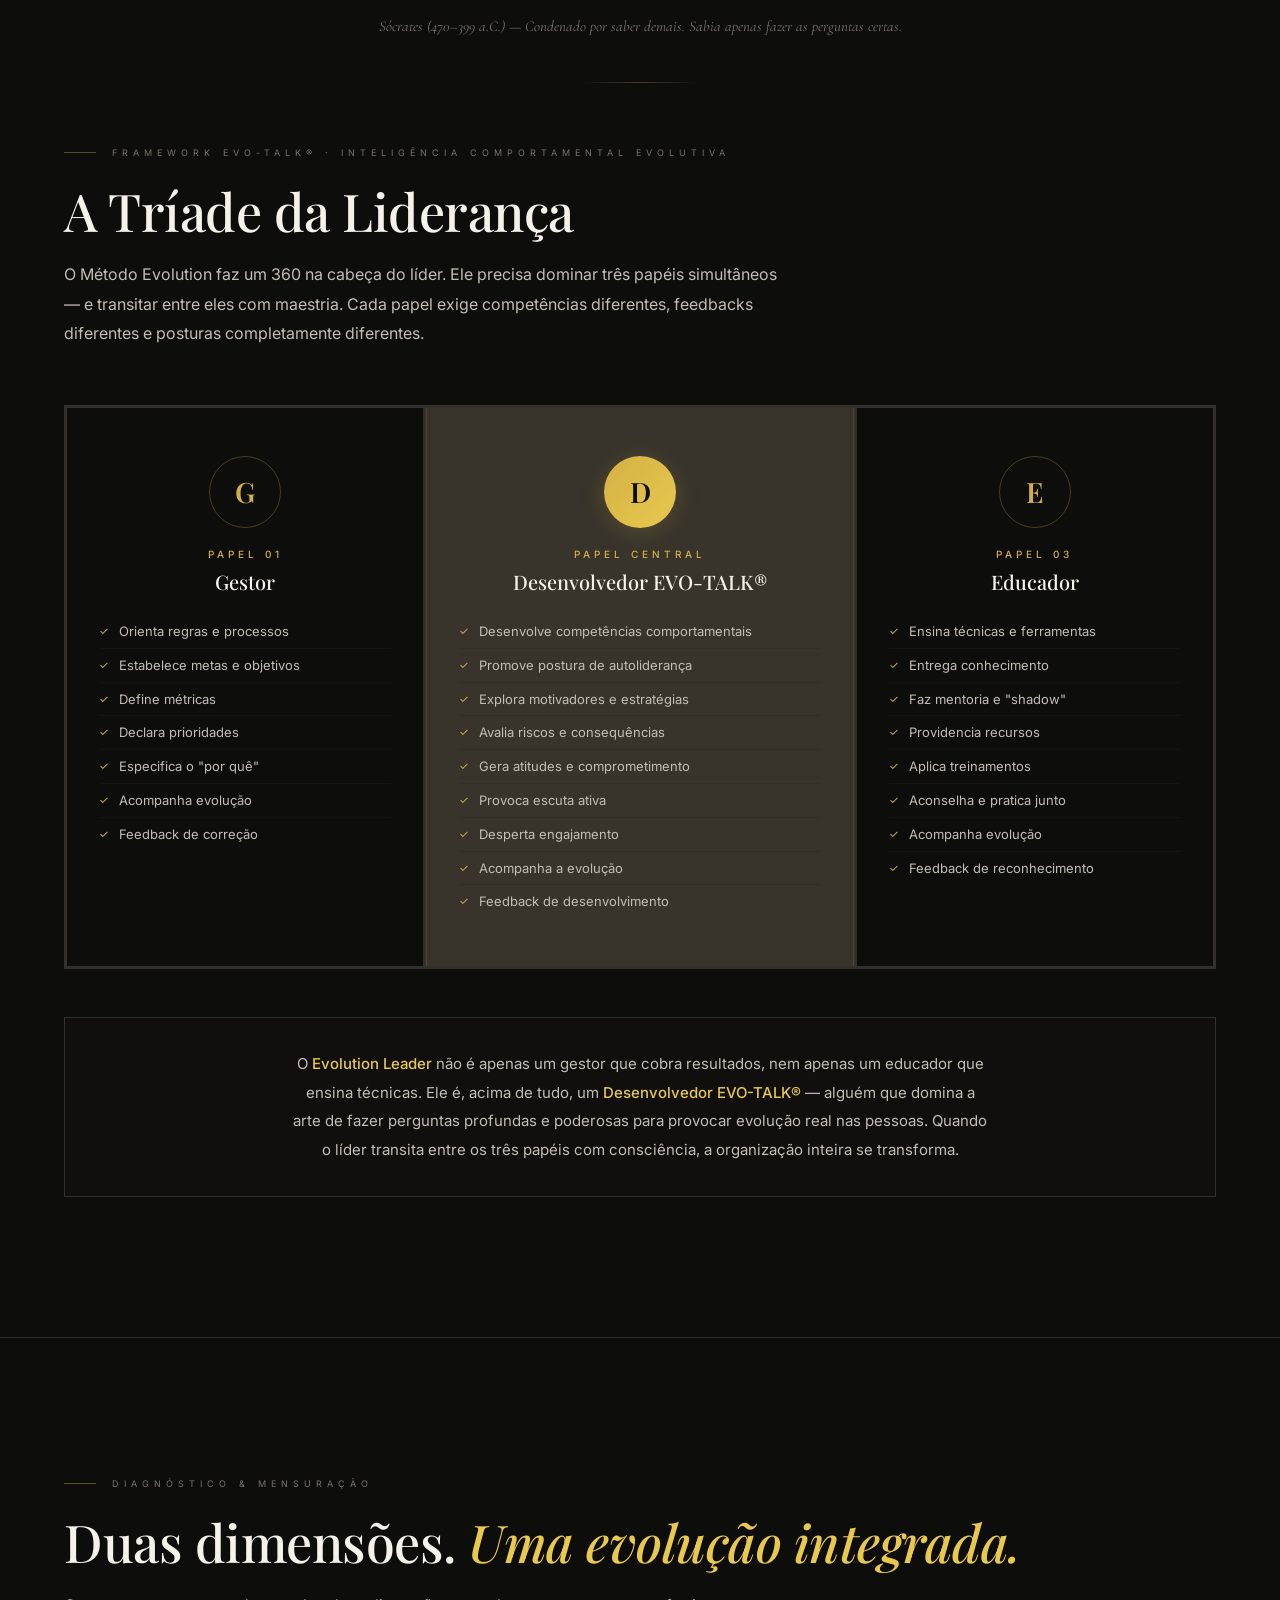
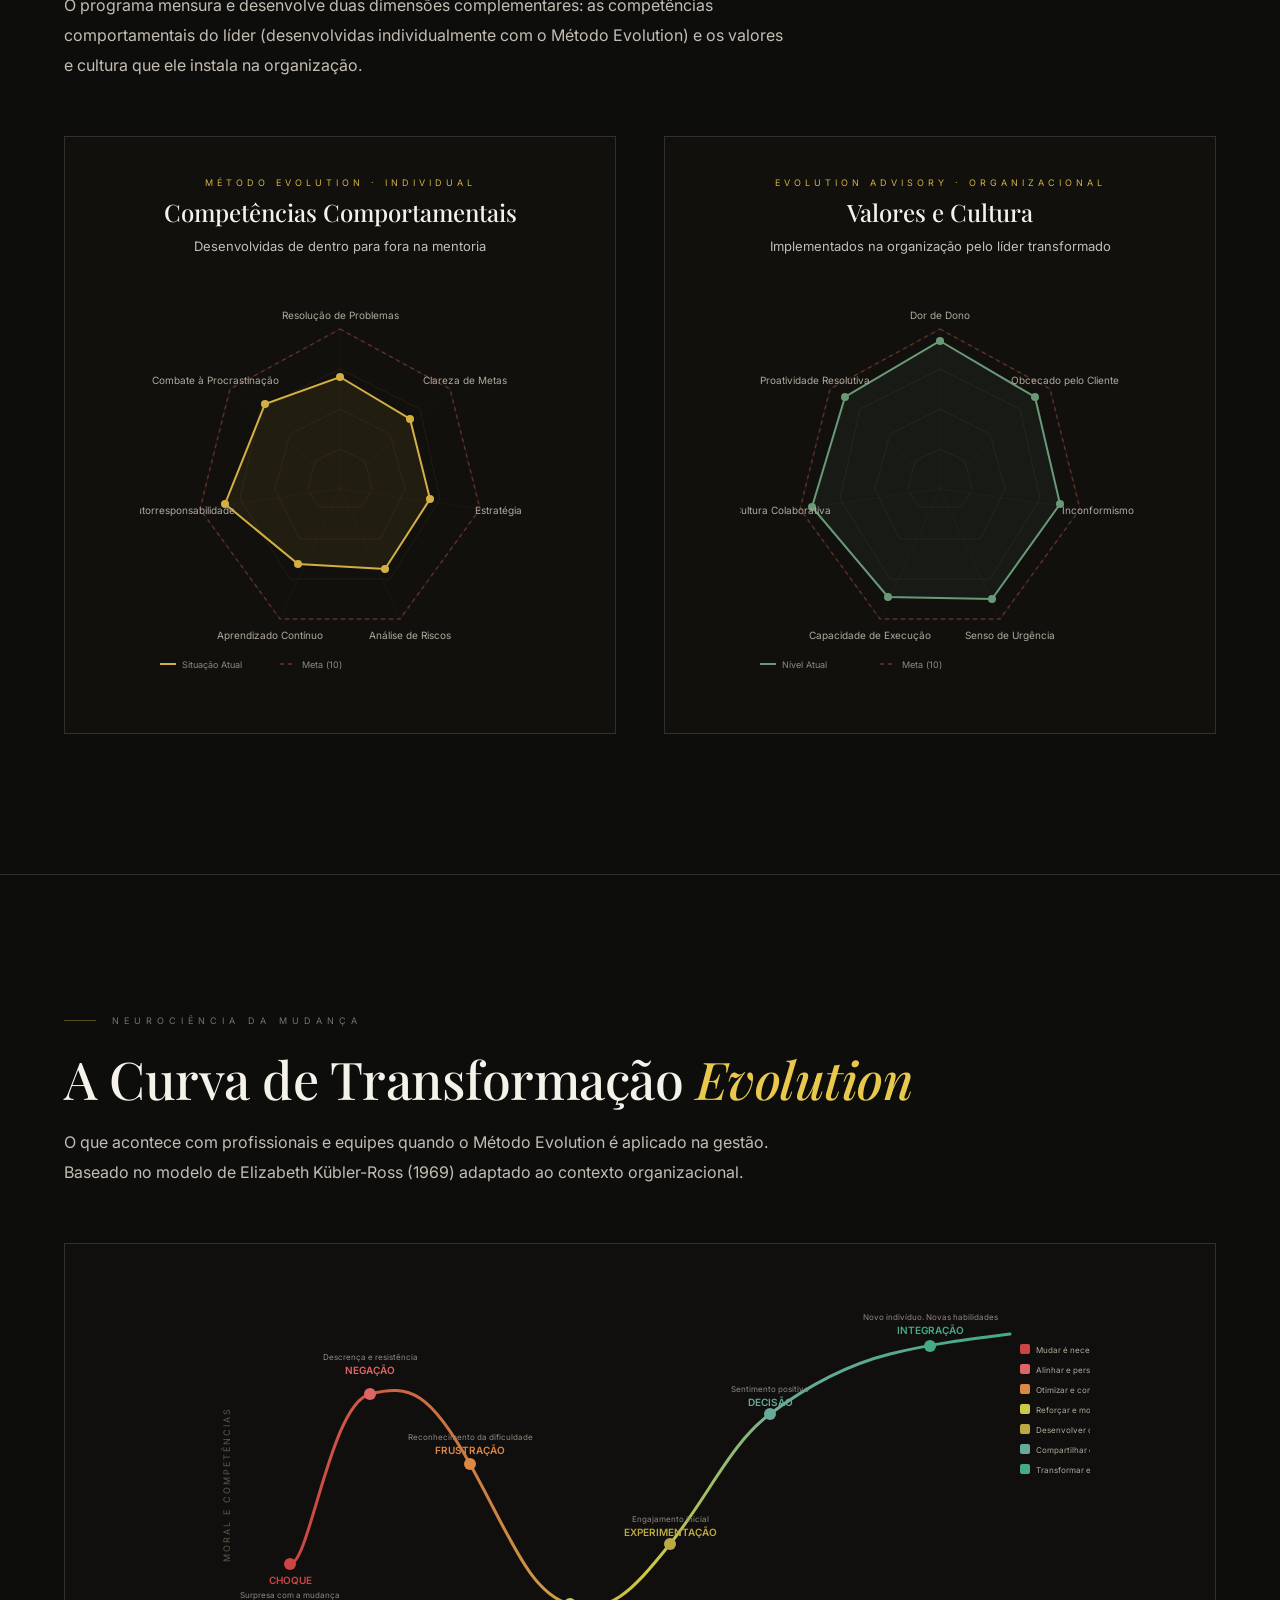
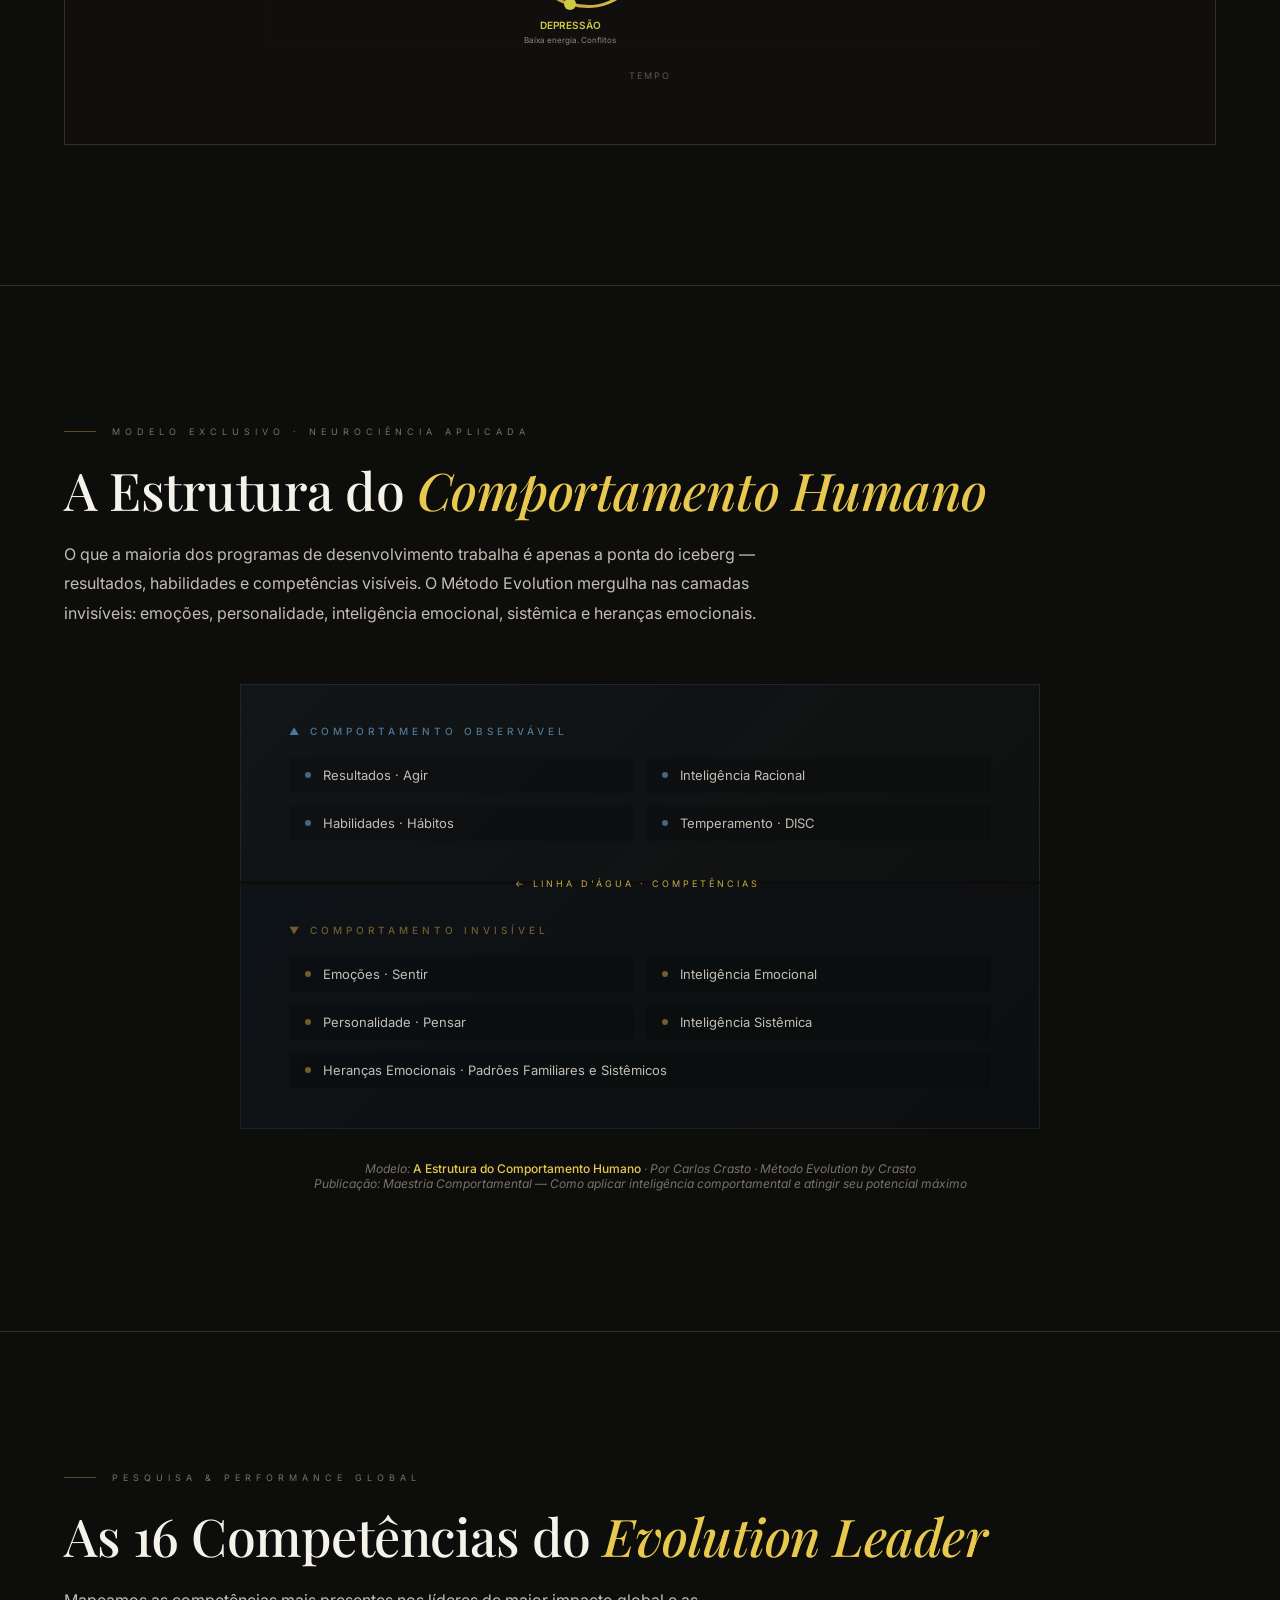
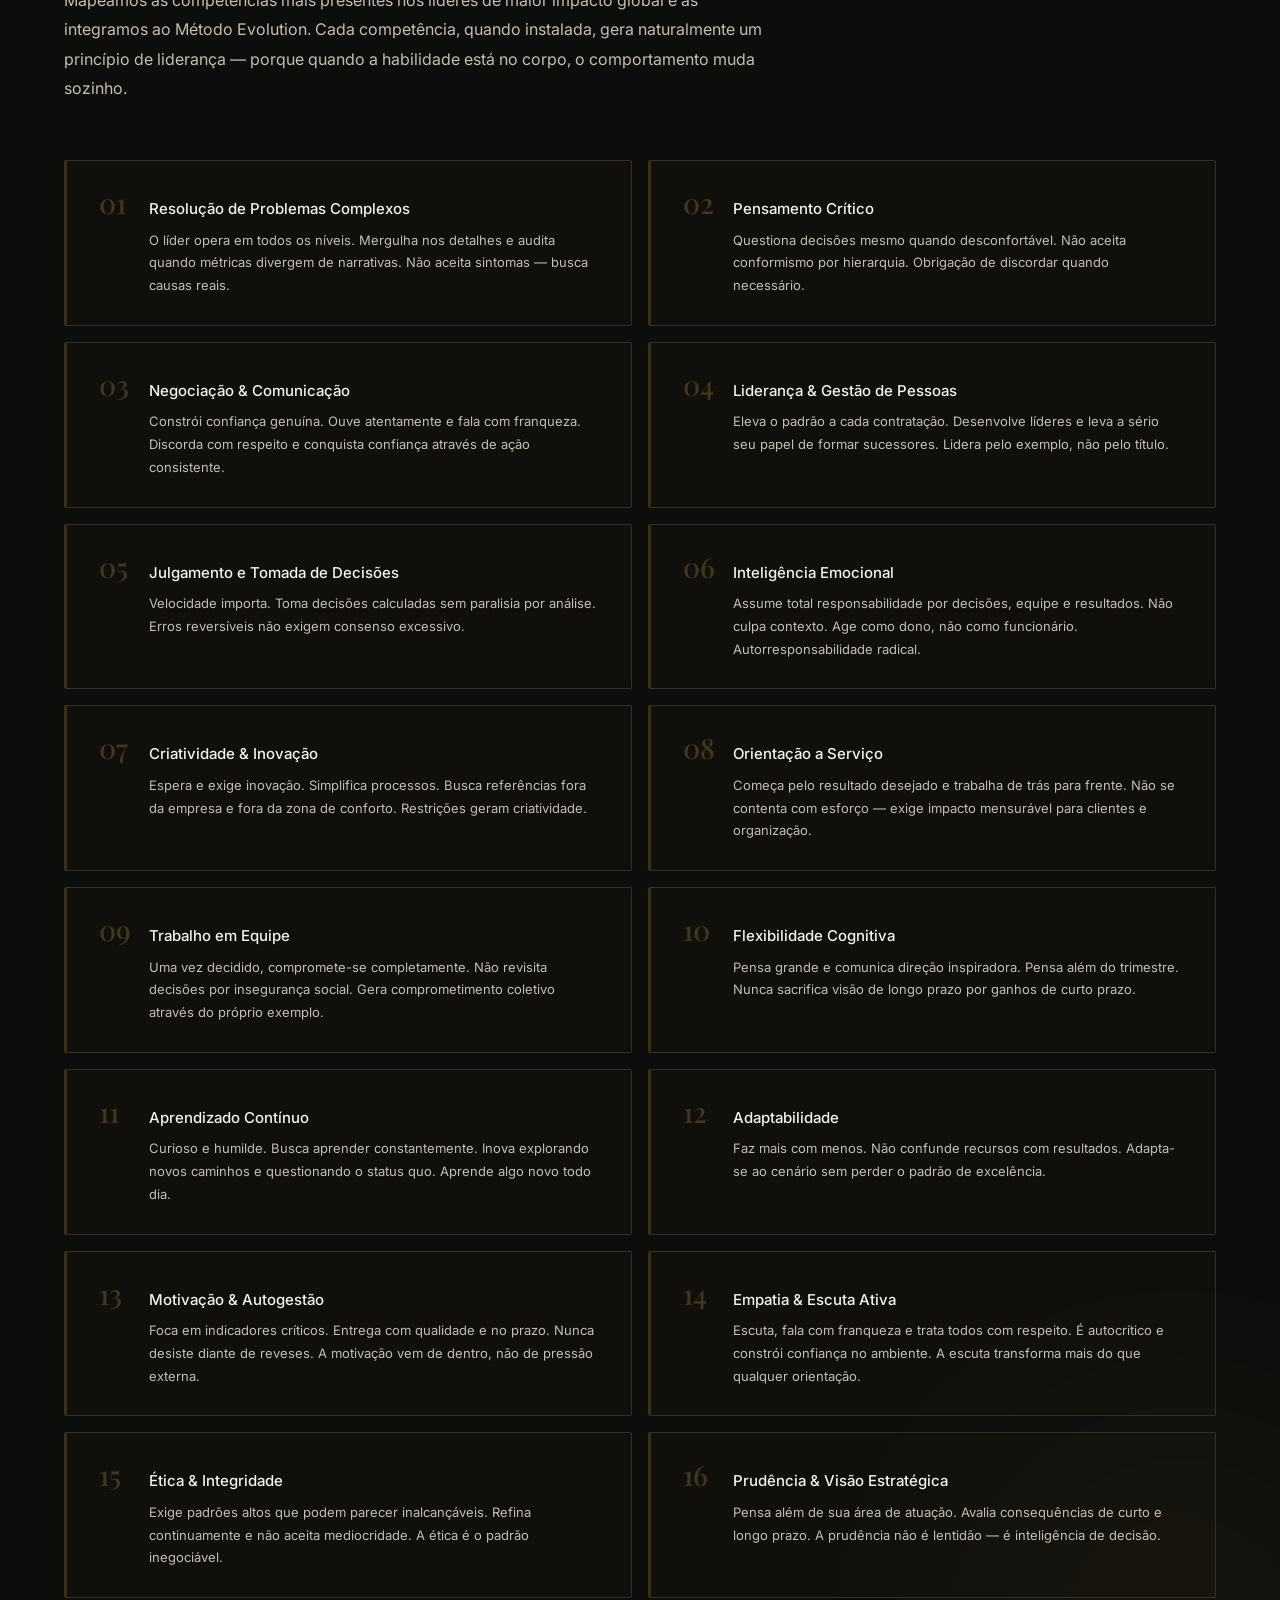
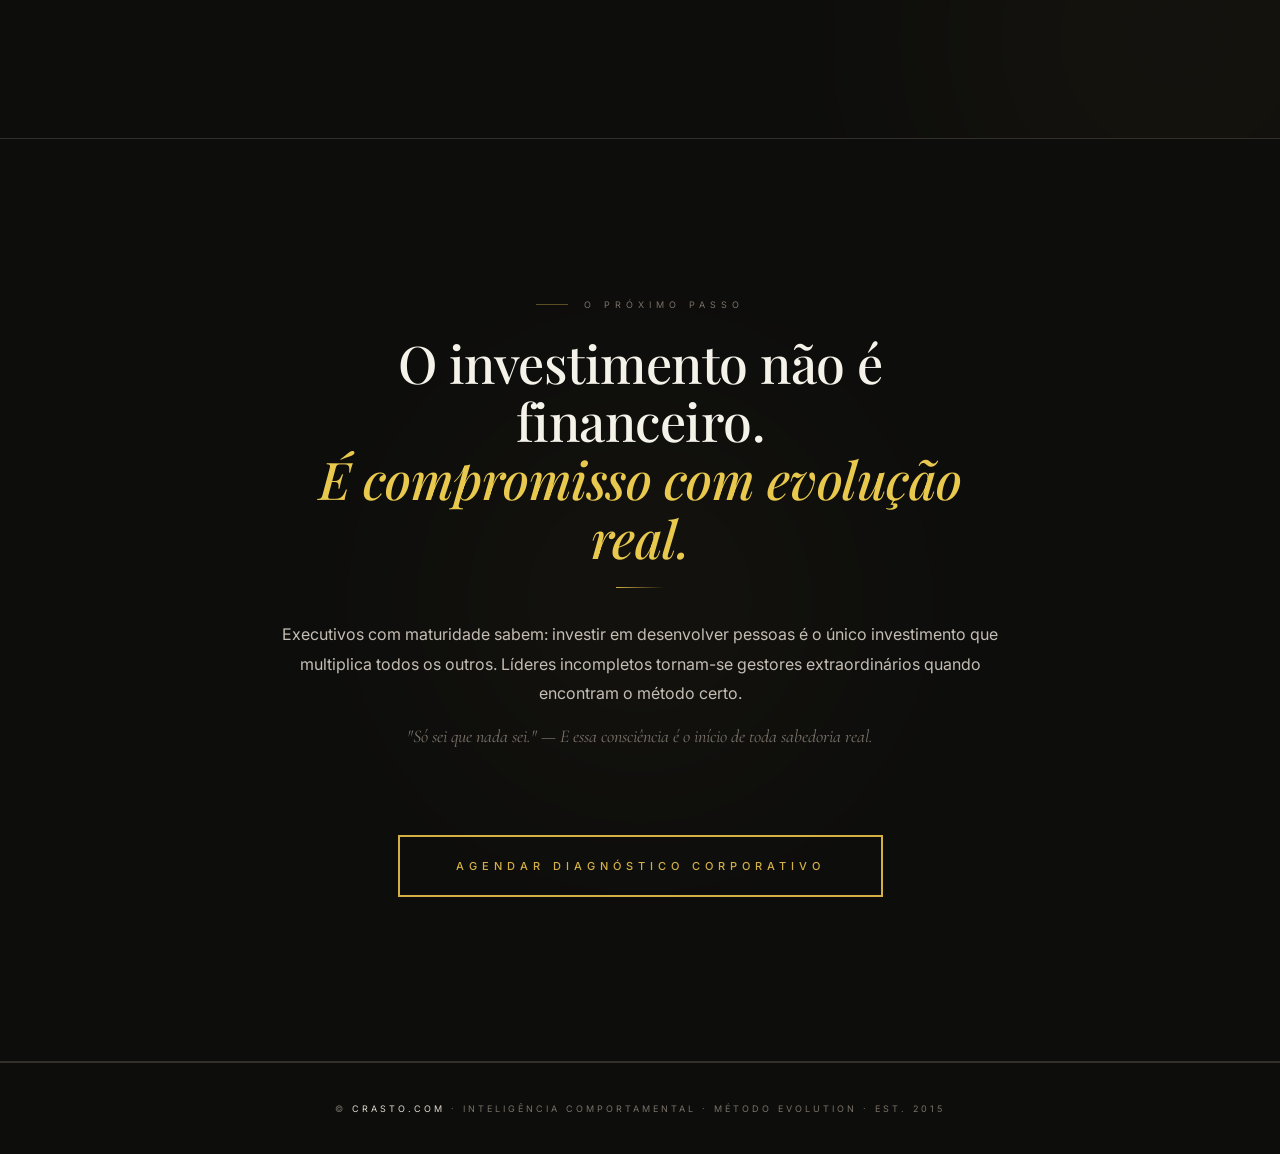
<file: mentoria-executiva-premium/index.html>
<!DOCTYPE html>
<html lang="pt-BR">
<head>
<meta charset="UTF-8">
<meta name="viewport" content="width=device-width, initial-scale=1.0">
<title>Mentoria Executiva Premium — CRASTO Inteligência Comportamental</title>
<link href="https://fonts.googleapis.com/css2?family=Playfair+Display:ital,wght@0,400;0,500;0,600;0,700;1,400;1,500&family=Cormorant+Garamond:ital,wght@0,300;0,400;0,500;0,600;1,300;1,400;1,500&family=Inter:wght@200;300;400;500;600&display=swap" rel="stylesheet">
<style>
:root {
  --black: #0D0D0C;
  --black-warm: #111110;
  --accent: #d4b044;
  --accent-light: #e8c94e;
  --accent-deep: #b8942a;
  --gold-whisper: rgba(212,176,68,.04);
  --gold-glow: rgba(212,176,68,.08);
  --white: #f5f2ea;
  --white-soft: #e0dbd0;
  --body-text: #c4bdb3;
  --grey: #a8a099;
  --ghost: #7a7268;
  --ghost-line: #332f2a;
  --red-alert: #c44;
  --green-ok: #6a9;
  --blue-info: #6899bb;
}

* { margin:0; padding:0; box-sizing:border-box; }
html { font-size:17px; scroll-behavior:smooth; }
body {
  background: var(--black);
  color: var(--white);
  font-family: 'Inter', -apple-system, sans-serif;
  -webkit-font-smoothing: antialiased;
  overflow-x: hidden;
}

/* ═══════════════════════════════════════
   GLOBAL UTILITIES
   ═══════════════════════════════════════ */
.section {
  position: relative;
  padding: 140px 64px;
  border-bottom: 1px solid var(--ghost-line);
  overflow: hidden;
}
.section-inner {
  max-width: 1200px;
  margin: 0 auto;
  position: relative;
  z-index: 2;
}
.section-eyebrow {
  font-size: 9px;
  letter-spacing: 5px;
  text-transform: uppercase;
  color: var(--ghost);
  margin-bottom: 24px;
  display: flex;
  align-items: center;
  gap: 16px;
}
.section-eyebrow::before {
  content: '';
  width: 32px;
  height: 1px;
  background: var(--accent);
  opacity: .4;
}
.section-title {
  font-family: 'Playfair Display', serif;
  font-size: 52px;
  font-weight: 500;
  line-height: 1.12;
  margin-bottom: 20px;
  color: var(--white);
  letter-spacing: -.5px;
}
.section-title em {
  font-style: italic;
  color: var(--accent-light);
}
.section-desc {
  font-size: 16px;
  line-height: 1.85;
  color: var(--body-text);
  max-width: 720px;
  margin-bottom: 56px;
}
.gold-line {
  width: 48px;
  height: 1px;
  background: linear-gradient(90deg, var(--accent), transparent);
  margin-bottom: 32px;
}

/* ═══════════════════════════════════════
   AMBIENT LIGHT EFFECTS
   ═══════════════════════════════════════ */
.ambient-orb {
  position: absolute;
  border-radius: 50%;
  pointer-events: none;
  filter: blur(120px);
  opacity: .035;
  background: var(--accent);
}
.ambient-orb-1 { width: 600px; height: 600px; top: -200px; left: -200px; }
.ambient-orb-2 { width: 500px; height: 500px; bottom: -150px; right: -150px; }
.ambient-orb-3 { width: 400px; height: 400px; top: 50%; left: 50%; transform: translate(-50%,-50%); }

/* ═══════════════════════════════════════
   NAVIGATION
   ═══════════════════════════════════════ */
.nav {
  position: fixed;
  top: 0; left: 0; right: 0;
  z-index: 1000;
  display: flex;
  justify-content: space-between;
  align-items: center;
  padding: 24px 56px;
  background: linear-gradient(180deg, rgba(13,13,12,.97) 0%, rgba(13,13,12,.85) 70%, transparent 100%);
  backdrop-filter: blur(16px);
  -webkit-backdrop-filter: blur(16px);
  border-bottom: 1px solid rgba(42,39,34,.2);
  opacity: 0;
  animation: slideDown .8s cubic-bezier(.16,1,.3,1) .2s forwards;
}
.nav-logo {
  font-family: 'Inter', sans-serif;
  font-weight: 300;
  font-size: 15px;
  letter-spacing: 8px;
  text-transform: uppercase;
  color: var(--white);
  text-decoration: none;
  display: flex;
  flex-direction: column;
  gap: 2px;
  transition: color .4s;
}
.nav-logo:hover { color: var(--accent); }
.nav-logo-sub {
  font-size: 7px;
  letter-spacing: 4px;
  color: var(--ghost);
  font-weight: 200;
}
.nav-cta {
  font-size: 9px;
  letter-spacing: 3px;
  text-transform: uppercase;
  color: var(--accent);
  text-decoration: none;
  padding: 10px 24px;
  border: 1px solid rgba(212,176,68,.3);
  border-radius: 2px;
  transition: all .5s;
  font-weight: 400;
}
.nav-cta:hover {
  background: var(--accent);
  color: var(--black);
  box-shadow: 0 4px 24px rgba(212,176,68,.15);
}

/* ═══════════════════════════════════════
   HERO
   ═══════════════════════════════════════ */
.hero {
  min-height: 100vh;
  display: flex;
  align-items: center;
  justify-content: center;
  text-align: center;
  position: relative;
  overflow: hidden;
}
.hero-bg {
  position: absolute;
  inset: 0;
  z-index: 0;
}
/* Stoic statue silhouettes as CSS art */
.hero-statue-left,
.hero-statue-right {
  position: absolute;
  bottom: 0;
  width: 380px;
  height: 85%;
  opacity: .04;
  background-size: contain;
  background-repeat: no-repeat;
  background-position: bottom;
  filter: grayscale(1) brightness(.6);
}
.hero-statue-left {
  left: -40px;
  background-position: bottom left;
}
.hero-statue-right {
  right: -40px;
  background-position: bottom right;
}
.hero-gradient {
  position: absolute;
  inset: 0;
  background:
    radial-gradient(ellipse 80% 60% at 50% 40%, rgba(212,176,68,.03) 0%, transparent 60%),
    radial-gradient(circle at 20% 80%, rgba(212,176,68,.02) 0%, transparent 40%),
    radial-gradient(circle at 80% 80%, rgba(212,176,68,.02) 0%, transparent 40%);
}
/* Greek pattern border */
.hero-border-bottom {
  position: absolute;
  bottom: 0;
  left: 0;
  right: 0;
  height: 3px;
  background: linear-gradient(90deg, 
    transparent,
    rgba(212,176,68,.1) 15%,
    rgba(212,176,68,.3) 30%,
    var(--accent) 50%,
    rgba(212,176,68,.3) 70%,
    rgba(212,176,68,.1) 85%,
    transparent
  );
}
.hero-content {
  position: relative;
  z-index: 2;
  max-width: 920px;
  padding: 0 32px;
  opacity: 0;
  animation: fadeInUp 1.4s cubic-bezier(.16,1,.3,1) .5s forwards;
}
.hero-eyebrow {
  font-size: 9px;
  letter-spacing: 6px;
  text-transform: uppercase;
  color: var(--ghost);
  margin-bottom: 40px;
  display: flex;
  align-items: center;
  justify-content: center;
  gap: 20px;
}
.hero-eyebrow::before,
.hero-eyebrow::after {
  content: '';
  width: 48px;
  height: 1px;
  background: linear-gradient(90deg, transparent, var(--ghost-line), transparent);
}
.hero-headline {
  font-family: 'Playfair Display', serif;
  font-size: 76px;
  font-weight: 500;
  line-height: 1.06;
  margin-bottom: 36px;
  letter-spacing: -1px;
}
.hero-headline-main {
  display: block;
  color: var(--white);
}
.hero-headline-accent {
  display: block;
  font-style: italic;
  color: var(--accent-light);
  font-size: 80px;
  margin-top: 4px;
}
.hero-divider {
  width: 64px;
  height: 1px;
  background: linear-gradient(90deg, transparent, var(--accent), transparent);
  margin: 0 auto 36px;
}
.hero-subtitle {
  font-family: 'Cormorant Garamond', serif;
  font-size: 24px;
  font-style: italic;
  font-weight: 400;
  color: var(--body-text);
  margin-bottom: 40px;
  line-height: 1.6;
}
.hero-description {
  font-size: 15px;
  line-height: 1.9;
  color: var(--grey);
  max-width: 640px;
  margin: 0 auto 48px;
}
.hero-cta {
  display: inline-block;
  padding: 18px 48px;
  background: transparent;
  border: 1.5px solid rgba(212,176,68,.4);
  color: var(--accent);
  font-size: 10px;
  letter-spacing: 4px;
  text-transform: uppercase;
  text-decoration: none;
  font-weight: 500;
  transition: all .6s;
  position: relative;
  overflow: hidden;
}
.hero-cta::before {
  content: '';
  position: absolute;
  inset: 0;
  background: var(--accent);
  transform: scaleX(0);
  transform-origin: left;
  transition: transform .6s cubic-bezier(.23,1,.32,1);
  z-index: -1;
}
.hero-cta:hover::before { transform: scaleX(1); }
.hero-cta:hover {
  color: var(--black);
  border-color: var(--accent);
  box-shadow: 0 8px 40px rgba(212,176,68,.15);
}
/* Socrates watermark quote */
.hero-watermark {
  position: absolute;
  bottom: 48px;
  left: 50%;
  transform: translateX(-50%);
  font-family: 'Cormorant Garamond', serif;
  font-size: 13px;
  font-style: italic;
  color: rgba(212,176,68,.12);
  letter-spacing: 2px;
  white-space: nowrap;
}

/* ═══════════════════════════════════════
   PROBLEMA SECTION
   ═══════════════════════════════════════ */
.problema-grid {
  display: grid;
  grid-template-columns: repeat(2, 1fr);
  gap: 2px;
  background: var(--ghost-line);
  padding: 2px;
  margin-top: 48px;
}
.problema-card {
  background: var(--black);
  padding: 48px 40px;
  border: 1px solid transparent;
  transition: all .6s cubic-bezier(.23,1,.32,1);
  position: relative;
  overflow: hidden;
}
.problema-card::after {
  content: '';
  position: absolute;
  top: 0; left: 0;
  width: 3px;
  height: 0;
  background: var(--accent);
  transition: height .6s;
}
.problema-card:hover::after { height: 100%; }
.problema-card:hover {
  border-color: rgba(212,176,68,.12);
  background: rgba(212,176,68,.015);
}
.problema-card h3 {
  font-family: 'Playfair Display', serif;
  font-size: 24px;
  font-weight: 500;
  margin-bottom: 14px;
  color: var(--white);
  transition: color .4s;
}
.problema-card:hover h3 { color: var(--accent-light); }
.problema-card p {
  font-size: 14px;
  line-height: 1.8;
  color: var(--body-text);
}
.problema-quote {
  font-family: 'Cormorant Garamond', serif;
  font-size: 28px;
  font-style: italic;
  color: var(--accent-light);
  text-align: center;
  margin-top: 64px;
  line-height: 1.5;
  opacity: .8;
}

/* ═══════════════════════════════════════
   SOLUTION BRIDGE
   ═══════════════════════════════════════ */
.solution-bridge {
  text-align: center;
  padding: 120px 64px;
  position: relative;
}
.solution-bridge .section-inner { max-width: 800px; }

/* ═══════════════════════════════════════
   7 STEPS METHOD EVOLUTION
   ═══════════════════════════════════════ */
.steps-container {
  position: relative;
  margin-top: 56px;
}
/* Vertical golden line connecting steps */
.steps-line {
  position: absolute;
  left: 32px;
  top: 0;
  bottom: 0;
  width: 1px;
  background: linear-gradient(180deg, var(--accent), rgba(212,176,68,.1));
}
.step-item {
  display: flex;
  gap: 40px;
  padding: 32px 0;
  position: relative;
  opacity: 0;
  animation: fadeInUp .8s cubic-bezier(.16,1,.3,1) forwards;
}
.step-item:nth-child(1) { animation-delay: .1s; }
.step-item:nth-child(2) { animation-delay: .2s; }
.step-item:nth-child(3) { animation-delay: .3s; }
.step-item:nth-child(4) { animation-delay: .4s; }
.step-item:nth-child(5) { animation-delay: .5s; }
.step-item:nth-child(6) { animation-delay: .6s; }
.step-item:nth-child(7) { animation-delay: .7s; }
.step-number-circle {
  flex-shrink: 0;
  width: 64px;
  height: 64px;
  border-radius: 50%;
  border: 1.5px solid rgba(212,176,68,.3);
  display: flex;
  align-items: center;
  justify-content: center;
  font-family: 'Playfair Display', serif;
  font-size: 22px;
  font-weight: 500;
  color: var(--accent);
  background: var(--black);
  position: relative;
  z-index: 2;
  transition: all .5s;
}
.step-item:hover .step-number-circle {
  background: var(--accent);
  color: var(--black);
  border-color: var(--accent);
  box-shadow: 0 0 32px rgba(212,176,68,.15);
}
.step-body { padding-top: 8px; }
.step-title {
  font-family: 'Playfair Display', serif;
  font-size: 22px;
  font-weight: 500;
  color: var(--white);
  margin-bottom: 8px;
  transition: color .4s;
}
.step-item:hover .step-title { color: var(--accent-light); }
.step-text {
  font-size: 14px;
  line-height: 1.8;
  color: var(--body-text);
  max-width: 600px;
}

/* ═══════════════════════════════════════
   EVO-TALK SECTION with Socrates BG
   ═══════════════════════════════════════ */
.evotalk-section {
  position: relative;
  background: var(--black);
}
.evotalk-bg {
  position: absolute;
  inset: 0;
  opacity: .03;
  background:
    radial-gradient(circle at 25% 50%, rgba(212,176,68,.06), transparent 50%),
    radial-gradient(circle at 75% 50%, rgba(212,176,68,.04), transparent 50%);
}
/* Socrates quote overlay */
.socrates-quote-block {
  text-align: center;
  margin-bottom: 64px;
  padding: 48px;
  position: relative;
}
.socrates-quote-block::before,
.socrates-quote-block::after {
  content: '';
  position: absolute;
  left: 50%;
  transform: translateX(-50%);
  width: 120px;
  height: 1px;
  background: linear-gradient(90deg, transparent, rgba(212,176,68,.3), transparent);
}
.socrates-quote-block::before { top: 0; }
.socrates-quote-block::after { bottom: 0; }
.socrates-origin {
  font-size: 9px;
  letter-spacing: 4px;
  text-transform: uppercase;
  color: var(--ghost);
  margin-bottom: 20px;
}
.socrates-main-quote {
  font-family: 'Cormorant Garamond', serif;
  font-size: 26px;
  font-style: italic;
  font-weight: 400;
  color: var(--accent-light);
  line-height: 1.6;
  max-width: 700px;
  margin: 0 auto 20px;
  opacity: .85;
}
.socrates-attr {
  font-family: 'Cormorant Garamond', serif;
  font-size: 15px;
  font-style: italic;
  color: var(--ghost);
}

/* TRIAD */
.triad-container {
  display: grid;
  grid-template-columns: 1fr 1.2fr 1fr;
  gap: 3px;
  background: var(--ghost-line);
  padding: 3px;
  margin-top: 48px;
}
.triad-pillar {
  background: var(--black);
  padding: 48px 32px;
  text-align: center;
  transition: all .6s;
  position: relative;
  overflow: hidden;
}
.triad-pillar::before {
  content: '';
  position: absolute;
  bottom: 0; left: 0; right: 0;
  height: 2px;
  background: var(--accent);
  transform: scaleX(0);
  transition: transform .6s;
}
.triad-pillar:hover::before { transform: scaleX(1); }
.triad-pillar:hover {
  background: rgba(212,176,68,.02);
}
.triad-pillar.triad-center {
  background: rgba(212,176,68,.03);
  border-left: 1px solid rgba(212,176,68,.15);
  border-right: 1px solid rgba(212,176,68,.15);
}
.triad-icon {
  width: 72px;
  height: 72px;
  margin: 0 auto 20px;
  border-radius: 50%;
  display: flex;
  align-items: center;
  justify-content: center;
  font-family: 'Playfair Display', serif;
  font-size: 28px;
  font-weight: 600;
  transition: all .5s;
}
.triad-icon-default {
  border: 1.5px solid rgba(212,176,68,.3);
  color: var(--accent);
  background: transparent;
}
.triad-icon-gold {
  background: linear-gradient(135deg, var(--accent) 0%, var(--accent-light) 100%);
  color: var(--black);
  box-shadow: 0 4px 24px rgba(212,176,68,.2);
}
.triad-pillar:hover .triad-icon-default {
  background: var(--accent);
  color: var(--black);
  border-color: var(--accent);
}
.triad-role {
  font-size: 10px;
  letter-spacing: 4px;
  text-transform: uppercase;
  color: var(--accent);
  margin-bottom: 8px;
  font-weight: 500;
}
.triad-name {
  font-family: 'Playfair Display', serif;
  font-size: 20px;
  font-weight: 500;
  color: var(--white);
  margin-bottom: 20px;
}
.triad-list {
  list-style: none;
  text-align: left;
  padding: 0;
}
.triad-list li {
  font-size: 13px;
  line-height: 1.6;
  color: var(--body-text);
  padding: 6px 0;
  border-bottom: 1px solid rgba(42,39,34,.3);
  display: flex;
  align-items: flex-start;
  gap: 10px;
}
.triad-list li:last-child { border-bottom: none; }
.triad-list li::before {
  content: '✓';
  color: var(--accent);
  font-size: 11px;
  flex-shrink: 0;
  margin-top: 2px;
}
.triad-explanation {
  margin-top: 48px;
  text-align: center;
  padding: 32px;
  border: 1px solid var(--ghost-line);
  background: rgba(212,176,68,.01);
}
.triad-explanation p {
  font-size: 15px;
  line-height: 1.9;
  color: var(--body-text);
  max-width: 700px;
  margin: 0 auto;
}
.triad-explanation strong {
  color: var(--accent-light);
  font-weight: 500;
}

/* ═══════════════════════════════════════
   RADAR CHARTS - Competências & Valores
   ═══════════════════════════════════════ */
.dual-radar {
  display: grid;
  grid-template-columns: 1fr 1fr;
  gap: 48px;
  margin-top: 56px;
}
.radar-block {
  background: rgba(212,176,68,.015);
  border: 1px solid var(--ghost-line);
  padding: 40px;
  text-align: center;
  transition: all .5s;
}
.radar-block:hover {
  border-color: rgba(212,176,68,.2);
  box-shadow: 0 8px 48px rgba(212,176,68,.04);
}
.radar-label {
  font-size: 9px;
  letter-spacing: 4px;
  text-transform: uppercase;
  color: var(--accent);
  margin-bottom: 8px;
}
.radar-title {
  font-family: 'Playfair Display', serif;
  font-size: 24px;
  font-weight: 500;
  color: var(--white);
  margin-bottom: 8px;
}
.radar-subtitle {
  font-size: 13px;
  color: var(--body-text);
  margin-bottom: 32px;
  line-height: 1.6;
}
.radar-canvas {
  width: 100%;
  max-width: 400px;
  margin: 0 auto;
}
.radar-canvas svg {
  width: 100%;
  height: auto;
}
.radar-items {
  margin-top: 24px;
  display: flex;
  flex-wrap: wrap;
  gap: 8px;
  justify-content: center;
}
.radar-tag {
  font-size: 11px;
  padding: 6px 14px;
  border: 1px solid var(--ghost-line);
  color: var(--body-text);
  border-radius: 2px;
  transition: all .4s;
}
.radar-tag:hover {
  border-color: var(--accent);
  color: var(--accent-light);
  background: rgba(212,176,68,.04);
}

/* ═══════════════════════════════════════
   TRANSFORMATION CURVE
   ═══════════════════════════════════════ */
.curve-container {
  margin-top: 56px;
  position: relative;
  padding: 40px;
  background: rgba(212,176,68,.01);
  border: 1px solid var(--ghost-line);
}
.curve-svg {
  width: 100%;
  max-width: 900px;
  margin: 0 auto;
  display: block;
}

/* ═══════════════════════════════════════
   ICEBERG MODEL
   ═══════════════════════════════════════ */
.iceberg-container {
  margin-top: 56px;
  position: relative;
}
.iceberg-visual {
  display: grid;
  grid-template-columns: 1fr;
  gap: 0;
  max-width: 800px;
  margin: 0 auto;
}
.iceberg-half {
  padding: 40px 48px;
  position: relative;
}
.iceberg-visible {
  background: linear-gradient(135deg, rgba(104,162,210,.06) 0%, rgba(104,162,210,.02) 100%);
  border: 1px solid rgba(104,162,210,.15);
  border-bottom: none;
}
.iceberg-hidden {
  background: linear-gradient(135deg, rgba(20,60,100,.12) 0%, rgba(20,40,80,.06) 100%);
  border: 1px solid rgba(104,162,210,.1);
  border-top: none;
}
.iceberg-waterline {
  height: 3px;
  background: linear-gradient(90deg, transparent, rgba(104,162,210,.5), var(--accent), rgba(104,162,210,.5), transparent);
  max-width: 800px;
  margin: 0 auto;
  position: relative;
}
.iceberg-waterline-label {
  position: absolute;
  right: -120px;
  top: 50%;
  transform: translateY(-50%);
  font-size: 9px;
  letter-spacing: 3px;
  text-transform: uppercase;
  color: var(--accent);
  white-space: nowrap;
}
.iceberg-zone-label {
  font-size: 10px;
  letter-spacing: 4px;
  text-transform: uppercase;
  margin-bottom: 20px;
  font-weight: 500;
}
.iceberg-zone-label.visible-label { color: rgba(104,162,210,.7); }
.iceberg-zone-label.hidden-label { color: rgba(180,140,60,.6); }
.iceberg-items {
  display: grid;
  grid-template-columns: 1fr 1fr;
  gap: 12px;
}
.iceberg-item {
  display: flex;
  align-items: center;
  gap: 12px;
  padding: 10px 16px;
  background: rgba(0,0,0,.2);
  border-radius: 3px;
  transition: all .4s;
}
.iceberg-item:hover {
  background: rgba(212,176,68,.04);
}
.iceberg-item-dot {
  width: 6px;
  height: 6px;
  border-radius: 50%;
  flex-shrink: 0;
}
.iceberg-item-dot.visible-dot { background: rgba(104,162,210,.6); }
.iceberg-item-dot.hidden-dot { background: rgba(212,176,68,.5); }
.iceberg-item span {
  font-size: 13px;
  color: var(--body-text);
}
.iceberg-credit {
  text-align: center;
  margin-top: 32px;
  font-size: 12px;
  color: var(--ghost);
  font-style: italic;
}
.iceberg-credit strong {
  color: var(--accent-light);
  font-weight: 500;
  font-style: normal;
}

/* ═══════════════════════════════════════
   16 COMPETÊNCIAS INTEGRADAS
   ═══════════════════════════════════════ */
.competencias-integrated {
  display: grid;
  grid-template-columns: repeat(2, 1fr);
  gap: 16px;
  margin-top: 48px;
}
.comp-card {
  padding: 28px 32px;
  background: rgba(212,176,68,.015);
  border: 1px solid var(--ghost-line);
  border-left: 3px solid rgba(212,176,68,.2);
  border-radius: 2px;
  transition: all .5s cubic-bezier(.23,1,.32,1);
}
.comp-card:hover {
  background: rgba(212,176,68,.035);
  border-left-color: var(--accent);
  transform: translateX(6px);
  box-shadow: 0 4px 24px rgba(212,176,68,.06);
}
.comp-header {
  display: flex;
  align-items: baseline;
  gap: 14px;
  margin-bottom: 10px;
}
.comp-num {
  font-family: 'Playfair Display', serif;
  font-size: 28px;
  font-weight: 500;
  color: var(--accent);
  opacity: .25;
  line-height: 1;
  flex-shrink: 0;
  min-width: 36px;
  transition: opacity .4s;
}
.comp-card:hover .comp-num { opacity: .5; }
.comp-title {
  font-size: 15px;
  font-weight: 500;
  color: var(--white);
  line-height: 1.3;
  transition: color .4s;
}
.comp-card:hover .comp-title { color: var(--accent-light); }
.comp-principle {
  font-size: 13px;
  line-height: 1.75;
  color: var(--body-text);
  padding-left: 50px;
}

/* ═══════════════════════════════════════
   CTA FINAL
   ═══════════════════════════════════════ */
.cta-final {
  text-align: center;
  padding: 160px 64px;
  position: relative;
}
.cta-final .section-inner { max-width: 800px; }
.cta-button-large {
  display: inline-block;
  padding: 22px 56px;
  background: transparent;
  border: 2px solid var(--accent);
  color: var(--accent);
  font-size: 11px;
  letter-spacing: 5px;
  text-transform: uppercase;
  text-decoration: none;
  font-weight: 500;
  transition: all .6s;
  margin-top: 40px;
  position: relative;
  overflow: hidden;
}
.cta-button-large::before {
  content: '';
  position: absolute;
  inset: 0;
  background: var(--accent);
  transform: scaleX(0);
  transform-origin: left;
  transition: transform .6s cubic-bezier(.23,1,.32,1);
  z-index: -1;
}
.cta-button-large:hover::before { transform: scaleX(1); }
.cta-button-large:hover {
  color: var(--black);
  box-shadow: 0 12px 48px rgba(212,176,68,.2);
  transform: translateY(-2px);
}

/* ═══════════════════════════════════════
   FOOTER
   ═══════════════════════════════════════ */
.footer-minimal {
  padding: 40px 64px;
  text-align: center;
  border-top: 1px solid var(--ghost-line);
}
.footer-copy {
  font-size: 9px;
  letter-spacing: 3px;
  text-transform: uppercase;
  color: var(--ghost);
}
.footer-copy span { color: var(--white-soft); }

/* ═══════════════════════════════════════
   WHATSAPP FLOAT
   ═══════════════════════════════════════ */
.wa-float {
  position: fixed;
  bottom: 36px;
  right: 40px;
  z-index: 900;
  display: flex;
  align-items: center;
  opacity: 0;
  animation: fadeIn 1s ease 2s forwards;
}
.wa-label {
  font-size: 9px;
  letter-spacing: 3px;
  text-transform: uppercase;
  color: var(--grey);
  padding-right: 14px;
  opacity: 0;
  transform: translateX(8px);
  transition: all .5s;
  white-space: nowrap;
  font-weight: 200;
}
.wa-float:hover .wa-label {
  opacity: 1;
  transform: translateX(0);
}
.wa-btn {
  width: 54px;
  height: 54px;
  border-radius: 50%;
  background: transparent;
  border: 1px solid var(--ghost-line);
  display: flex;
  align-items: center;
  justify-content: center;
  text-decoration: none;
  transition: all .5s;
  position: relative;
}
.wa-btn::after {
  content: '';
  position: absolute;
  inset: -6px;
  border-radius: 50%;
  border: 1px solid rgba(212,176,68,.08);
  animation: waPulse 3.5s ease-in-out infinite;
}
.wa-btn:hover {
  border-color: rgba(212,176,68,.4);
  background: rgba(212,176,68,.04);
}
.wa-btn svg {
  width: 20px;
  height: 20px;
  fill: var(--accent);
  opacity: .6;
  transition: opacity .4s;
}
.wa-btn:hover svg { opacity: 1; }

/* ═══════════════════════════════════════
   ANIMATIONS
   ═══════════════════════════════════════ */
@keyframes slideDown {
  from { opacity: 0; transform: translateY(-20px); }
  to { opacity: 1; transform: translateY(0); }
}
@keyframes fadeInUp {
  from { opacity: 0; transform: translateY(40px); }
  to { opacity: 1; transform: translateY(0); }
}
@keyframes fadeIn {
  from { opacity: 0; }
  to { opacity: 1; }
}
@keyframes waPulse {
  0%, 100% { transform: scale(1); opacity: .3; }
  50% { transform: scale(1.3); opacity: 0; }
}

/* Intersection Observer animations */
.reveal {
  opacity: 0;
  transform: translateY(32px);
  transition: opacity .9s cubic-bezier(.16,1,.3,1), transform .9s cubic-bezier(.16,1,.3,1);
}
.reveal.visible {
  opacity: 1;
  transform: translateY(0);
}

/* ═══════════════════════════════════════
   RESPONSIVE
   ═══════════════════════════════════════ */
@media (max-width: 1024px) {
  html { font-size: 16px; }
  .section { padding: 100px 40px; }
  .hero-headline { font-size: 56px; }
  .hero-headline-accent { font-size: 60px; }
  .section-title { font-size: 42px; }
  .dual-radar { grid-template-columns: 1fr; }
  .triad-container { grid-template-columns: 1fr; }
  .competencias-integrated { grid-template-columns: 1fr; }
}
@media (max-width: 768px) {
  .section { padding: 80px 24px; }
  .nav { padding: 20px 24px; }
  .hero-headline { font-size: 40px; }
  .hero-headline-accent { font-size: 44px; }
  .section-title { font-size: 34px; }
  .problema-grid { grid-template-columns: 1fr; }
  .competencias-integrated { grid-template-columns: 1fr; }
  .comp-principle { padding-left: 0; }
  .iceberg-items { grid-template-columns: 1fr; }
  .hero-watermark { display: none; }
  .iceberg-waterline-label { display: none; }
}
</style>
</head>
<body>

<!-- ════════════════════════════════════════
     NAVIGATION
     ════════════════════════════════════════ -->
<nav class="nav">
  <a href="/" class="nav-logo">
    CRASTO
    <span class="nav-logo-sub">Inteligência Comportamental</span>
  </a>
  <a href="https://wa.me/5511981810002?text=Gostaria%20de%20agendar%20uma%20reunião%20sobre%20Mentoria%20Executiva%20Premium" class="nav-cta">Agendar Diagnóstico</a>
</nav>

<!-- ════════════════════════════════════════
     HERO
     ════════════════════════════════════════ -->
<section class="hero">
  <div class="hero-bg">
    <div class="hero-gradient"></div>
    <div class="ambient-orb ambient-orb-1"></div>
    <div class="ambient-orb ambient-orb-2"></div>
  </div>
  <div class="hero-border-bottom"></div>
  <div class="hero-content">
    <div class="hero-eyebrow">Mentoria Executiva Premium · 12 Meses</div>
    <h1 class="hero-headline">
      <span class="hero-headline-main">Excelente técnico.</span>
      <span class="hero-headline-accent">Líder incompleto.</span>
    </h1>
    <div class="hero-divider"></div>
    <p class="hero-subtitle">Transformando profissionais tecnicamente brilhantes<br>em líderes completos — com método, mensuração e profundidade.</p>
    <p class="hero-description">Programa individualizado de 12 meses baseado no Método Evolution by Crasto. Não é treinamento pontual. É transformação comportamental contínua, mensurável e ancorada em neurociência, autorresponsabilidade radical e o sistema de crenças que sustenta mudanças permanentes.</p>
    <a href="https://wa.me/5511981810002?text=Gostaria%20de%20agendar%20uma%20reunião%20sobre%20Mentoria%20Executiva%20Premium" class="hero-cta">Agendar Diagnóstico Corporativo</a>
  </div>
  <div class="hero-watermark">γνῶθι σεαυτόν — Conhece a ti mesmo</div>
</section>

<!-- ════════════════════════════════════════
     O CENÁRIO EXECUTIVO
     ════════════════════════════════════════ -->
<section class="section">
  <div class="ambient-orb ambient-orb-3"></div>
  <div class="section-inner reveal">
    <div class="section-eyebrow">O Cenário</div>
    <h2 class="section-title">Profissionais brilhantes que a organização<br><em>não pode perder — e não pode promover.</em></h2>
    <p class="section-desc">Eles dominam processos, entregas e resultados operacionais. Mas gestão de pessoas, métricas de liderança e inteligência relacional ainda não fazem parte do repertório. A empresa paga caro por essa lacuna — em turnover, conflitos e potencial desperdiçado.</p>
    <div class="problema-grid">
      <div class="problema-card">
        <h3>Brilhante no técnico, frágil na gestão</h3>
        <p>Domina a execução mas não consegue gerir pessoas, métricas e indicadores com a mesma excelência. Falta método, falta visão sistêmica, falta paciência com gente.</p>
      </div>
      <div class="problema-card">
        <h3>Conflitos que drenam a organização</h3>
        <p>Gera atrito com pares, subordinados e até clientes — não por má-fé, mas por falta de inteligência relacional. Cada conflito interno custa tempo, dinheiro e rotatividade.</p>
      </div>
      <div class="problema-card">
        <h3>Equipe estagnada</h3>
        <p>A equipe não cresce porque o líder não sabe desenvolver. Microgerencia ou abandona. O resultado é turnover alto, produtividade baixa e clima organizacional corrosivo.</p>
      </div>
      <div class="problema-card">
        <h3>Potencial desperdiçado</h3>
        <p>Líderes que já são bons mas podem ir muito além. Querem alta performance planejada e estratégica. Precisam de um processo estruturado para escalar o que já fazem.</p>
      </div>
    </div>
    <p class="problema-quote">"Investir em desenvolver pessoas é o único investimento<br>que multiplica todos os outros."</p>
  </div>
</section>

<!-- ════════════════════════════════════════
     SOLUÇÃO BRIDGE
     ════════════════════════════════════════ -->
<section class="section solution-bridge">
  <div class="section-inner reveal" style="text-align:center">
    <h2 class="section-title" style="max-width:800px;margin:0 auto 20px">Líderes técnicos brilhantes.<br><em>Gestores em construção.</em></h2>
    <div class="gold-line" style="margin:0 auto 28px"></div>
    <p class="section-desc" style="margin:0 auto;max-width:640px">Mentoria executiva de 12 meses para transformar profissionais tecnicamente excelentes em líderes completos — com competência comportamental, visão estratégica e resultados mensuráveis para a organização.</p>
  </div>
</section>

<!-- ════════════════════════════════════════
     7 ETAPAS DO MÉTODO EVOLUTION
     ════════════════════════════════════════ -->
<section class="section">
  <div class="ambient-orb ambient-orb-1" style="left:auto;right:-200px;top:50%"></div>
  <div class="section-inner">
    <div class="reveal">
      <div class="section-eyebrow">Método Evolution by Crasto</div>
      <h2 class="section-title">As 7 Etapas da <em>Transformação</em></h2>
      <p class="section-desc">O método opera de dentro para fora. A mudança real de comportamento nasce quando o líder assume autorresponsabilidade radical — para de terceirizar problemas, se compromete com datas específicas e ancora a transformação no seu próprio sistema de crenças, valores e referências pessoais.</p>
    </div>
    <div class="steps-container reveal">
      <div class="steps-line"></div>
      <div class="step-item">
        <div class="step-number-circle">01</div>
        <div class="step-body">
          <div class="step-title">Descoberta</div>
          <div class="step-text">Mapeamento comportamental profundo. DISC Premium. Entrevistas estratégicas. Identificação de padrões invisíveis que bloqueiam liderança — na camada biográfica, relacional e sistêmica.</div>
        </div>
      </div>
      <div class="step-item">
        <div class="step-number-circle">02</div>
        <div class="step-body">
          <div class="step-title">Conscientização</div>
          <div class="step-text">Ampliação da percepção sobre padrões, crenças limitantes e impactos comportamentais no ambiente corporativo. O líder começa a ver o que estava invisível — a estrutura que sustenta o problema.</div>
        </div>
      </div>
      <div class="step-item">
        <div class="step-number-circle">03</div>
        <div class="step-body">
          <div class="step-title">Responsabilização</div>
          <div class="step-text">Autorresponsabilidade radical. O líder deixa de culpar contexto, mercado, equipe — e assume protagonismo total sobre resultados e relacionamentos. Este é o ponto de virada do método.</div>
        </div>
      </div>
      <div class="step-item">
        <div class="step-number-circle">04</div>
        <div class="step-body">
          <div class="step-title">Possibilidades</div>
          <div class="step-text">Identificação de novos caminhos, estratégias de ação e recursos internos não utilizados. Expansão de repertório comportamental e de liderança — enxergar o que antes não existia.</div>
        </div>
      </div>
      <div class="step-item">
        <div class="step-number-circle">05</div>
        <div class="step-body">
          <div class="step-title">Análise de Riscos</div>
          <div class="step-text">Avaliação de cenários, blindagem de decisões críticas. Cada compromisso recebe data completa — dia, mês, ano, hora e minuto. A neurociência mostra: compromisso específico destrói procrastinação.</div>
        </div>
      </div>
      <div class="step-item">
        <div class="step-number-circle">06</div>
        <div class="step-body">
          <div class="step-title">Execução Guiada</div>
          <div class="step-text">Implementação de planos de ação com acompanhamento próximo. Estímulo de dentro para fora — não pressão externa. A mudança se ancora no sistema de crenças e valores pessoais do líder.</div>
        </div>
      </div>
      <div class="step-item">
        <div class="step-number-circle">07</div>
        <div class="step-body">
          <div class="step-title">Acompanhamento & Mensuração</div>
          <div class="step-text">Consolidação das mudanças. Indicadores objetivos de evolução. Relatórios mensais com métricas comportamentais. O líder permanece evoluindo porque a mudança está ancorada em quem ele realmente é.</div>
        </div>
      </div>
    </div>
  </div>
</section>

<!-- ════════════════════════════════════════
     EVO-TALK® + TRÍADE DA LIDERANÇA
     ════════════════════════════════════════ -->
<section class="section evotalk-section">
  <div class="evotalk-bg"></div>
  <div class="section-inner">

    <!-- Socrates Quote Block -->
    <div class="socrates-quote-block reveal">
      <div class="socrates-origin">Maiêutica Socrática · A arte de partejar o conhecimento</div>
      <p class="socrates-main-quote">"A verdade está latente em todo ser humano, podendo aflorar aos poucos na medida em que se responde a uma série de perguntas simples, quase ingênuas, porém perspicazes."</p>
      <p class="socrates-attr">Sócrates (470–399 a.C.) — Condenado por saber demais. Sabia apenas fazer as perguntas certas.</p>
    </div>

    <div class="reveal">
      <div class="section-eyebrow">Framework EVO-TALK® · Inteligência Comportamental Evolutiva</div>
      <h2 class="section-title">A Tríade da Liderança</h2>
      <p class="section-desc">O Método Evolution faz um 360 na cabeça do líder. Ele precisa dominar três papéis simultâneos — e transitar entre eles com maestria. Cada papel exige competências diferentes, feedbacks diferentes e posturas completamente diferentes.</p>
    </div>

    <div class="triad-container reveal">
      <!-- GESTOR -->
      <div class="triad-pillar">
        <div class="triad-icon triad-icon-default">G</div>
        <div class="triad-role">Papel 01</div>
        <div class="triad-name">Gestor</div>
        <ul class="triad-list">
          <li>Orienta regras e processos</li>
          <li>Estabelece metas e objetivos</li>
          <li>Define métricas</li>
          <li>Declara prioridades</li>
          <li>Especifica o "por quê"</li>
          <li>Acompanha evolução</li>
          <li>Feedback de correção</li>
        </ul>
      </div>
      <!-- DESENVOLVEDOR EVO-TALK -->
      <div class="triad-pillar triad-center">
        <div class="triad-icon triad-icon-gold">D</div>
        <div class="triad-role">Papel Central</div>
        <div class="triad-name">Desenvolvedor EVO-TALK®</div>
        <ul class="triad-list">
          <li>Desenvolve competências comportamentais</li>
          <li>Promove postura de autoliderança</li>
          <li>Explora motivadores e estratégias</li>
          <li>Avalia riscos e consequências</li>
          <li>Gera atitudes e comprometimento</li>
          <li>Provoca escuta ativa</li>
          <li>Desperta engajamento</li>
          <li>Acompanha a evolução</li>
          <li>Feedback de desenvolvimento</li>
        </ul>
      </div>
      <!-- EDUCADOR -->
      <div class="triad-pillar">
        <div class="triad-icon triad-icon-default">E</div>
        <div class="triad-role">Papel 03</div>
        <div class="triad-name">Educador</div>
        <ul class="triad-list">
          <li>Ensina técnicas e ferramentas</li>
          <li>Entrega conhecimento</li>
          <li>Faz mentoria e "shadow"</li>
          <li>Providencia recursos</li>
          <li>Aplica treinamentos</li>
          <li>Aconselha e pratica junto</li>
          <li>Acompanha evolução</li>
          <li>Feedback de reconhecimento</li>
        </ul>
      </div>
    </div>

    <div class="triad-explanation reveal">
      <p>O <strong>Evolution Leader</strong> não é apenas um gestor que cobra resultados, nem apenas um educador que ensina técnicas. Ele é, acima de tudo, um <strong>Desenvolvedor EVO-TALK®</strong> — alguém que domina a arte de fazer perguntas profundas e poderosas para provocar evolução real nas pessoas. Quando o líder transita entre os três papéis com consciência, a organização inteira se transforma.</p>
    </div>
  </div>
</section>

<!-- ════════════════════════════════════════
     RODA DE COMPETÊNCIAS + VALORES/CULTURA
     ════════════════════════════════════════ -->
<section class="section">
  <div class="section-inner">
    <div class="reveal">
      <div class="section-eyebrow">Diagnóstico & Mensuração</div>
      <h2 class="section-title">Duas dimensões. <em>Uma evolução integrada.</em></h2>
      <p class="section-desc">O programa mensura e desenvolve duas dimensões complementares: as competências comportamentais do líder (desenvolvidas individualmente com o Método Evolution) e os valores e cultura que ele instala na organização.</p>
    </div>

    <div class="dual-radar reveal">
      <!-- COMPETÊNCIAS COMPORTAMENTAIS -->
      <div class="radar-block">
        <div class="radar-label">Método Evolution · Individual</div>
        <div class="radar-title">Competências Comportamentais</div>
        <div class="radar-subtitle">Desenvolvidas de dentro para fora na mentoria</div>
        <div class="radar-canvas">
          <svg viewBox="0 0 400 400" xmlns="http://www.w3.org/2000/svg">
            <!-- Grid rings -->
            <g opacity=".15" fill="none" stroke="#d4b044">
              <polygon points="200,40 310,100 340,220 260,330 140,330 60,220 90,100" stroke-width=".5"/>
              <polygon points="200,80 280,120 300,210 250,290 150,290 100,210 120,120" stroke-width=".5"/>
              <polygon points="200,120 250,145 265,200 240,250 160,250 135,200 150,145" stroke-width=".5"/>
              <polygon points="200,160 225,172 232,200 222,218 178,218 168,200 175,172" stroke-width=".5"/>
            </g>
            <!-- Axis lines -->
            <g stroke="rgba(212,176,68,.08)" stroke-width=".5">
              <line x1="200" y1="200" x2="200" y2="40"/>
              <line x1="200" y1="200" x2="310" y2="100"/>
              <line x1="200" y1="200" x2="340" y2="220"/>
              <line x1="200" y1="200" x2="260" y2="330"/>
              <line x1="200" y1="200" x2="140" y2="330"/>
              <line x1="200" y1="200" x2="60" y2="220"/>
              <line x1="200" y1="200" x2="90" y2="100"/>
            </g>
            <!-- Target (outer) -->
            <polygon points="200,40 310,100 340,220 260,330 140,330 60,220 90,100" fill="none" stroke="rgba(200,80,80,.4)" stroke-width="1.5" stroke-dasharray="4,4"/>
            <!-- Current state -->
            <polygon points="200,88 270,130 290,210 245,280 158,275 85,215 125,115" fill="rgba(212,176,68,.08)" stroke="var(--accent)" stroke-width="2"/>
            <!-- Dots -->
            <g fill="var(--accent)">
              <circle cx="200" cy="88" r="4"/><circle cx="270" cy="130" r="4"/><circle cx="290" cy="210" r="4"/>
              <circle cx="245" cy="280" r="4"/><circle cx="158" cy="275" r="4"/><circle cx="85" cy="215" r="4"/>
              <circle cx="125" cy="115" r="4"/>
            </g>
            <!-- Labels -->
            <g font-family="Inter,sans-serif" font-size="10" fill="#b0a99d" text-anchor="middle">
              <text x="200" y="30">Resolução de Problemas</text>
              <text x="325" y="95">Clareza de Metas</text>
              <text x="358" y="225">Estratégia</text>
              <text x="270" y="350">Análise de Riscos</text>
              <text x="130" y="350">Aprendizado Contínuo</text>
              <text x="42" y="225">Autorresponsabilidade</text>
              <text x="75" y="95">Combate à Procrastinação</text>
            </g>
            <!-- Legend -->
            <g transform="translate(20,375)">
              <line x1="0" y1="0" x2="16" y2="0" stroke="var(--accent)" stroke-width="2"/>
              <text x="22" y="4" font-family="Inter,sans-serif" font-size="9" fill="#918880">Situação Atual</text>
              <line x1="120" y1="0" x2="136" y2="0" stroke="rgba(200,80,80,.5)" stroke-width="1.5" stroke-dasharray="4,4"/>
              <text x="142" y="4" font-family="Inter,sans-serif" font-size="9" fill="#918880">Meta (10)</text>
            </g>
          </svg>
        </div>
      </div>

      <!-- VALORES E CULTURA -->
      <div class="radar-block">
        <div class="radar-label">Evolution Advisory · Organizacional</div>
        <div class="radar-title">Valores e Cultura</div>
        <div class="radar-subtitle">Implementados na organização pelo líder transformado</div>
        <div class="radar-canvas">
          <svg viewBox="0 0 400 400" xmlns="http://www.w3.org/2000/svg">
            <!-- Grid rings -->
            <g opacity=".15" fill="none" stroke="#d4b044">
              <polygon points="200,40 310,100 340,220 260,330 140,330 60,220 90,100" stroke-width=".5"/>
              <polygon points="200,80 280,120 300,210 250,290 150,290 100,210 120,120" stroke-width=".5"/>
              <polygon points="200,120 250,145 265,200 240,250 160,250 135,200 150,145" stroke-width=".5"/>
              <polygon points="200,160 225,172 232,200 222,218 178,218 168,200 175,172" stroke-width=".5"/>
            </g>
            <!-- Axis lines -->
            <g stroke="rgba(212,176,68,.08)" stroke-width=".5">
              <line x1="200" y1="200" x2="200" y2="40"/>
              <line x1="200" y1="200" x2="310" y2="100"/>
              <line x1="200" y1="200" x2="340" y2="220"/>
              <line x1="200" y1="200" x2="260" y2="330"/>
              <line x1="200" y1="200" x2="140" y2="330"/>
              <line x1="200" y1="200" x2="60" y2="220"/>
              <line x1="200" y1="200" x2="90" y2="100"/>
            </g>
            <!-- Target -->
            <polygon points="200,40 310,100 340,220 260,330 140,330 60,220 90,100" fill="none" stroke="rgba(200,80,80,.4)" stroke-width="1.5" stroke-dasharray="4,4"/>
            <!-- Current state -->
            <polygon points="200,52 295,108 320,215 252,310 148,308 72,218 105,108" fill="rgba(106,153,119,.08)" stroke="#6a9977" stroke-width="2"/>
            <!-- Dots -->
            <g fill="#6a9977">
              <circle cx="200" cy="52" r="4"/><circle cx="295" cy="108" r="4"/><circle cx="320" cy="215" r="4"/>
              <circle cx="252" cy="310" r="4"/><circle cx="148" cy="308" r="4"/><circle cx="72" cy="218" r="4"/>
              <circle cx="105" cy="108" r="4"/>
            </g>
            <!-- Labels -->
            <g font-family="Inter,sans-serif" font-size="10" fill="#b0a99d" text-anchor="middle">
              <text x="200" y="30">Dor de Dono</text>
              <text x="325" y="95">Obcecado pelo Cliente</text>
              <text x="358" y="225">Inconformismo</text>
              <text x="270" y="350">Senso de Urgência</text>
              <text x="130" y="350">Capacidade de Execução</text>
              <text x="42" y="225">Cultura Colaborativa</text>
              <text x="75" y="95">Proatividade Resolutiva</text>
            </g>
            <!-- Legend -->
            <g transform="translate(20,375)">
              <line x1="0" y1="0" x2="16" y2="0" stroke="#6a9977" stroke-width="2"/>
              <text x="22" y="4" font-family="Inter,sans-serif" font-size="9" fill="#918880">Nível Atual</text>
              <line x1="120" y1="0" x2="136" y2="0" stroke="rgba(200,80,80,.5)" stroke-width="1.5" stroke-dasharray="4,4"/>
              <text x="142" y="4" font-family="Inter,sans-serif" font-size="9" fill="#918880">Meta (10)</text>
            </g>
          </svg>
        </div>
      </div>
    </div>
  </div>
</section>

<!-- ════════════════════════════════════════
     CURVA DE TRANSFORMAÇÃO
     ════════════════════════════════════════ -->
<section class="section">
  <div class="section-inner">
    <div class="reveal">
      <div class="section-eyebrow">Neurociência da Mudança</div>
      <h2 class="section-title">A Curva de Transformação <em>Evolution</em></h2>
      <p class="section-desc">O que acontece com profissionais e equipes quando o Método Evolution é aplicado na gestão. Baseado no modelo de Elizabeth Kübler-Ross (1969) adaptado ao contexto organizacional.</p>
    </div>

    <div class="curve-container reveal">
      <svg viewBox="0 0 900 420" class="curve-svg" xmlns="http://www.w3.org/2000/svg">
        <!-- Background grid -->
        <g stroke="rgba(212,176,68,.05)" stroke-width=".5">
          <line x1="80" y1="50" x2="80" y2="360"/><line x1="80" y1="360" x2="850" y2="360"/>
        </g>
        <!-- Axis labels -->
        <text x="40" y="200" font-family="Inter,sans-serif" font-size="9" fill="#5e574c" text-anchor="middle" transform="rotate(-90,40,200)" letter-spacing="2">MORAL E COMPETÊNCIAS</text>
        <text x="460" y="395" font-family="Inter,sans-serif" font-size="9" fill="#5e574c" text-anchor="middle" letter-spacing="2">TEMPO</text>

        <!-- The curve -->
        <path d="M100,280 C120,280 140,120 180,110 C220,100 240,108 280,180 C320,252 340,310 380,320 C420,330 440,310 480,260 C520,210 540,160 580,130 C620,100 660,80 700,70 C740,60 780,55 820,50" fill="none" stroke="url(#curveGradient)" stroke-width="3" stroke-linecap="round"/>
        <defs>
          <linearGradient id="curveGradient" x1="0%" y1="0%" x2="100%" y2="0%">
            <stop offset="0%" stop-color="#c44"/>
            <stop offset="30%" stop-color="#c84"/>
            <stop offset="50%" stop-color="#cc4"/>
            <stop offset="70%" stop-color="#6a9"/>
            <stop offset="100%" stop-color="#4a8"/>
          </linearGradient>
        </defs>

        <!-- Stage dots and labels -->
        <!-- Choque -->
        <circle cx="100" cy="280" r="6" fill="#c44"/>
        <text x="100" y="300" font-family="Inter,sans-serif" font-size="10" fill="#c44" text-anchor="middle" font-weight="600">CHOQUE</text>
        <text x="100" y="314" font-family="Inter,sans-serif" font-size="8" fill="#918880" text-anchor="middle">Surpresa com a mudança</text>

        <!-- Negação -->
        <circle cx="180" cy="110" r="6" fill="#d66"/>
        <text x="180" y="90" font-family="Inter,sans-serif" font-size="10" fill="#d66" text-anchor="middle" font-weight="600">NEGAÇÃO</text>
        <text x="180" y="76" font-family="Inter,sans-serif" font-size="8" fill="#918880" text-anchor="middle">Descrença e resistência</text>

        <!-- Frustração -->
        <circle cx="280" cy="180" r="6" fill="#d84"/>
        <text x="280" y="170" font-family="Inter,sans-serif" font-size="10" fill="#d84" text-anchor="middle" font-weight="600">FRUSTRAÇÃO</text>
        <text x="280" y="156" font-family="Inter,sans-serif" font-size="8" fill="#918880" text-anchor="middle">Reconhecimento da dificuldade</text>

        <!-- Depressão -->
        <circle cx="380" cy="320" r="6" fill="#cc4"/>
        <text x="380" y="345" font-family="Inter,sans-serif" font-size="10" fill="#cc4" text-anchor="middle" font-weight="600">DEPRESSÃO</text>
        <text x="380" y="359" font-family="Inter,sans-serif" font-size="8" fill="#918880" text-anchor="middle">Baixa energia. Conflitos</text>

        <!-- Experimentação -->
        <circle cx="480" cy="260" r="6" fill="#ba4"/>
        <text x="480" y="252" font-family="Inter,sans-serif" font-size="10" fill="#ba4" text-anchor="middle" font-weight="600">EXPERIMENTAÇÃO</text>
        <text x="480" y="238" font-family="Inter,sans-serif" font-size="8" fill="#918880" text-anchor="middle">Engajamento inicial</text>

        <!-- Decisão -->
        <circle cx="580" cy="130" r="6" fill="#6a9"/>
        <text x="580" y="122" font-family="Inter,sans-serif" font-size="10" fill="#6a9" text-anchor="middle" font-weight="600">DECISÃO</text>
        <text x="580" y="108" font-family="Inter,sans-serif" font-size="8" fill="#918880" text-anchor="middle">Sentimento positivo</text>

        <!-- Integração -->
        <circle cx="740" cy="62" r="6" fill="#4a8"/>
        <text x="740" y="50" font-family="Inter,sans-serif" font-size="10" fill="#4a8" text-anchor="middle" font-weight="600">INTEGRAÇÃO</text>
        <text x="740" y="36" font-family="Inter,sans-serif" font-size="8" fill="#918880" text-anchor="middle">Novo indivíduo. Novas habilidades</text>

        <!-- Right side action labels -->
        <g transform="translate(830,60)">
          <rect x="0" y="0" width="10" height="10" rx="2" fill="#c44"/><text x="16" y="9" font-family="Inter,sans-serif" font-size="8" fill="#b0a99d">Mudar é necessário</text>
          <rect x="0" y="20" width="10" height="10" rx="2" fill="#d66"/><text x="16" y="29" font-family="Inter,sans-serif" font-size="8" fill="#b0a99d">Alinhar e persistir</text>
          <rect x="0" y="40" width="10" height="10" rx="2" fill="#d84"/><text x="16" y="49" font-family="Inter,sans-serif" font-size="8" fill="#b0a99d">Otimizar e comunicar</text>
          <rect x="0" y="60" width="10" height="10" rx="2" fill="#cc4"/><text x="16" y="69" font-family="Inter,sans-serif" font-size="8" fill="#b0a99d">Reforçar e motivar</text>
          <rect x="0" y="80" width="10" height="10" rx="2" fill="#ba4"/><text x="16" y="89" font-family="Inter,sans-serif" font-size="8" fill="#b0a99d">Desenvolver capacidades</text>
          <rect x="0" y="100" width="10" height="10" rx="2" fill="#6a9"/><text x="16" y="109" font-family="Inter,sans-serif" font-size="8" fill="#b0a99d">Compartilhar experiências</text>
          <rect x="0" y="120" width="10" height="10" rx="2" fill="#4a8"/><text x="16" y="129" font-family="Inter,sans-serif" font-size="8" fill="#b0a99d">Transformar e inovar</text>
        </g>
      </svg>
    </div>
  </div>
</section>

<!-- ════════════════════════════════════════
     ICEBERG - Estrutura do Comportamento Humano
     ════════════════════════════════════════ -->
<section class="section">
  <div class="section-inner">
    <div class="reveal">
      <div class="section-eyebrow">Modelo Exclusivo · Neurociência Aplicada</div>
      <h2 class="section-title">A Estrutura do <em>Comportamento Humano</em></h2>
      <p class="section-desc">O que a maioria dos programas de desenvolvimento trabalha é apenas a ponta do iceberg — resultados, habilidades e competências visíveis. O Método Evolution mergulha nas camadas invisíveis: emoções, personalidade, inteligência emocional, sistêmica e heranças emocionais.</p>
    </div>

    <div class="iceberg-container reveal">
      <div class="iceberg-visual">
        <!-- Visible portion -->
        <div class="iceberg-half iceberg-visible">
          <div class="iceberg-zone-label visible-label">▲ Comportamento Observável</div>
          <div class="iceberg-items">
            <div class="iceberg-item">
              <div class="iceberg-item-dot visible-dot"></div>
              <span>Resultados · Agir</span>
            </div>
            <div class="iceberg-item">
              <div class="iceberg-item-dot visible-dot"></div>
              <span>Inteligência Racional</span>
            </div>
            <div class="iceberg-item">
              <div class="iceberg-item-dot visible-dot"></div>
              <span>Habilidades · Hábitos</span>
            </div>
            <div class="iceberg-item">
              <div class="iceberg-item-dot visible-dot"></div>
              <span>Temperamento · DISC</span>
            </div>
          </div>
        </div>

        <!-- Waterline -->
        <div class="iceberg-waterline">
          <span class="iceberg-waterline-label">← Linha d'água · Competências</span>
        </div>

        <!-- Hidden portion -->
        <div class="iceberg-half iceberg-hidden">
          <div class="iceberg-zone-label hidden-label">▼ Comportamento Invisível</div>
          <div class="iceberg-items">
            <div class="iceberg-item">
              <div class="iceberg-item-dot hidden-dot"></div>
              <span>Emoções · Sentir</span>
            </div>
            <div class="iceberg-item">
              <div class="iceberg-item-dot hidden-dot"></div>
              <span>Inteligência Emocional</span>
            </div>
            <div class="iceberg-item">
              <div class="iceberg-item-dot hidden-dot"></div>
              <span>Personalidade · Pensar</span>
            </div>
            <div class="iceberg-item">
              <div class="iceberg-item-dot hidden-dot"></div>
              <span>Inteligência Sistêmica</span>
            </div>
            <div class="iceberg-item" style="grid-column:1/-1">
              <div class="iceberg-item-dot hidden-dot"></div>
              <span>Heranças Emocionais · Padrões Familiares e Sistêmicos</span>
            </div>
          </div>
        </div>
      </div>
      <p class="iceberg-credit">Modelo: <strong>A Estrutura do Comportamento Humano</strong> · Por Carlos Crasto · Método Evolution by Crasto<br>Publicação: <em>Maestria Comportamental — Como aplicar inteligência comportamental e atingir seu potencial máximo</em></p>
    </div>
  </div>
</section>

<!-- ════════════════════════════════════════
     16 COMPETÊNCIAS DO EVOLUTION LEADER
     ════════════════════════════════════════ -->
<section class="section">
  <div class="ambient-orb ambient-orb-2"></div>
  <div class="section-inner">
    <div class="reveal">
      <div class="section-eyebrow">Pesquisa & Performance Global</div>
      <h2 class="section-title">As 16 Competências do <em>Evolution Leader</em></h2>
      <p class="section-desc">Mapeamos as competências mais presentes nos líderes de maior impacto global e as integramos ao Método Evolution. Cada competência, quando instalada, gera naturalmente um princípio de liderança — porque quando a habilidade está no corpo, o comportamento muda sozinho.</p>
    </div>
    <div class="competencias-integrated reveal">

      <div class="comp-card">
        <div class="comp-header">
          <div class="comp-num">01</div>
          <div class="comp-title">Resolução de Problemas Complexos</div>
        </div>
        <div class="comp-principle">O líder opera em todos os níveis. Mergulha nos detalhes e audita quando métricas divergem de narrativas. Não aceita sintomas — busca causas reais.</div>
      </div>

      <div class="comp-card">
        <div class="comp-header">
          <div class="comp-num">02</div>
          <div class="comp-title">Pensamento Crítico</div>
        </div>
        <div class="comp-principle">Questiona decisões mesmo quando desconfortável. Não aceita conformismo por hierarquia. Obrigação de discordar quando necessário.</div>
      </div>

      <div class="comp-card">
        <div class="comp-header">
          <div class="comp-num">03</div>
          <div class="comp-title">Negociação & Comunicação</div>
        </div>
        <div class="comp-principle">Constrói confiança genuína. Ouve atentamente e fala com franqueza. Discorda com respeito e conquista confiança através de ação consistente.</div>
      </div>

      <div class="comp-card">
        <div class="comp-header">
          <div class="comp-num">04</div>
          <div class="comp-title">Liderança & Gestão de Pessoas</div>
        </div>
        <div class="comp-principle">Eleva o padrão a cada contratação. Desenvolve líderes e leva a sério seu papel de formar sucessores. Lidera pelo exemplo, não pelo título.</div>
      </div>

      <div class="comp-card">
        <div class="comp-header">
          <div class="comp-num">05</div>
          <div class="comp-title">Julgamento e Tomada de Decisões</div>
        </div>
        <div class="comp-principle">Velocidade importa. Toma decisões calculadas sem paralisia por análise. Erros reversíveis não exigem consenso excessivo.</div>
      </div>

      <div class="comp-card">
        <div class="comp-header">
          <div class="comp-num">06</div>
          <div class="comp-title">Inteligência Emocional</div>
        </div>
        <div class="comp-principle">Assume total responsabilidade por decisões, equipe e resultados. Não culpa contexto. Age como dono, não como funcionário. Autorresponsabilidade radical.</div>
      </div>

      <div class="comp-card">
        <div class="comp-header">
          <div class="comp-num">07</div>
          <div class="comp-title">Criatividade & Inovação</div>
        </div>
        <div class="comp-principle">Espera e exige inovação. Simplifica processos. Busca referências fora da empresa e fora da zona de conforto. Restrições geram criatividade.</div>
      </div>

      <div class="comp-card">
        <div class="comp-header">
          <div class="comp-num">08</div>
          <div class="comp-title">Orientação a Serviço</div>
        </div>
        <div class="comp-principle">Começa pelo resultado desejado e trabalha de trás para frente. Não se contenta com esforço — exige impacto mensurável para clientes e organização.</div>
      </div>

      <div class="comp-card">
        <div class="comp-header">
          <div class="comp-num">09</div>
          <div class="comp-title">Trabalho em Equipe</div>
        </div>
        <div class="comp-principle">Uma vez decidido, compromete-se completamente. Não revisita decisões por insegurança social. Gera comprometimento coletivo através do próprio exemplo.</div>
      </div>

      <div class="comp-card">
        <div class="comp-header">
          <div class="comp-num">10</div>
          <div class="comp-title">Flexibilidade Cognitiva</div>
        </div>
        <div class="comp-principle">Pensa grande e comunica direção inspiradora. Pensa além do trimestre. Nunca sacrifica visão de longo prazo por ganhos de curto prazo.</div>
      </div>

      <div class="comp-card">
        <div class="comp-header">
          <div class="comp-num">11</div>
          <div class="comp-title">Aprendizado Contínuo</div>
        </div>
        <div class="comp-principle">Curioso e humilde. Busca aprender constantemente. Inova explorando novos caminhos e questionando o status quo. Aprende algo novo todo dia.</div>
      </div>

      <div class="comp-card">
        <div class="comp-header">
          <div class="comp-num">12</div>
          <div class="comp-title">Adaptabilidade</div>
        </div>
        <div class="comp-principle">Faz mais com menos. Não confunde recursos com resultados. Adapta-se ao cenário sem perder o padrão de excelência.</div>
      </div>

      <div class="comp-card">
        <div class="comp-header">
          <div class="comp-num">13</div>
          <div class="comp-title">Motivação & Autogestão</div>
        </div>
        <div class="comp-principle">Foca em indicadores críticos. Entrega com qualidade e no prazo. Nunca desiste diante de reveses. A motivação vem de dentro, não de pressão externa.</div>
      </div>

      <div class="comp-card">
        <div class="comp-header">
          <div class="comp-num">14</div>
          <div class="comp-title">Empatia & Escuta Ativa</div>
        </div>
        <div class="comp-principle">Escuta, fala com franqueza e trata todos com respeito. É autocrítico e constrói confiança no ambiente. A escuta transforma mais do que qualquer orientação.</div>
      </div>

      <div class="comp-card">
        <div class="comp-header">
          <div class="comp-num">15</div>
          <div class="comp-title">Ética & Integridade</div>
        </div>
        <div class="comp-principle">Exige padrões altos que podem parecer inalcançáveis. Refina continuamente e não aceita mediocridade. A ética é o padrão inegociável.</div>
      </div>

      <div class="comp-card">
        <div class="comp-header">
          <div class="comp-num">16</div>
          <div class="comp-title">Prudência & Visão Estratégica</div>
        </div>
        <div class="comp-principle">Pensa além de sua área de atuação. Avalia consequências de curto e longo prazo. A prudência não é lentidão — é inteligência de decisão.</div>
      </div>

    </div>
  </div>
</section>

<!-- ════════════════════════════════════════
     CTA FINAL
     ════════════════════════════════════════ -->
<section class="section cta-final">
  <div class="ambient-orb ambient-orb-3"></div>
  <div class="section-inner reveal">
    <div class="section-eyebrow" style="justify-content:center">O Próximo Passo</div>
    <h2 class="section-title" style="text-align:center;max-width:700px;margin:0 auto 20px">O investimento não é financeiro.<br><em>É compromisso com evolução real.</em></h2>
    <div class="gold-line" style="margin:0 auto 32px"></div>
    <p class="section-desc" style="text-align:center;margin:0 auto 16px">Executivos com maturidade sabem: investir em desenvolver pessoas é o único investimento que multiplica todos os outros. Líderes incompletos tornam-se gestores extraordinários quando encontram o método certo.</p>
    <p style="font-family:'Cormorant Garamond',serif;font-size:18px;font-style:italic;color:var(--ghost);text-align:center;margin-bottom:48px">"Só sei que nada sei." — E essa consciência é o início de toda sabedoria real.</p>
    <div style="text-align:center">
      <a href="https://wa.me/5511981810002?text=Gostaria%20de%20agendar%20uma%20reunião%20sobre%20Mentoria%20Executiva%20Premium" class="cta-button-large">Agendar Diagnóstico Corporativo</a>
    </div>
  </div>
</section>

<!-- FOOTER -->
<footer class="footer-minimal">
  <div class="footer-copy">© <span>CRASTO.COM</span> · Inteligência Comportamental · Método Evolution · Est. 2015</div>
</footer>

<!-- WHATSAPP FLOAT -->
<div class="wa-float">
  <span class="wa-label">Fale conosco</span>
  <a href="https://wa.me/5511981810002?text=Olá%2C%20gostaria%20de%20saber%20mais%20sobre%20Mentoria%20Executiva%20Premium." class="wa-btn" target="_blank" rel="noopener" aria-label="WhatsApp">
    <svg viewBox="0 0 24 24" xmlns="http://www.w3.org/2000/svg">
      <path d="M17.472 14.382c-.297-.149-1.758-.867-2.03-.967-.273-.099-.471-.148-.67.15-.197.297-.767.966-.94 1.164-.173.199-.347.223-.644.075-.297-.15-1.255-.463-2.39-1.475-.883-.788-1.48-1.761-1.653-2.059-.173-.297-.018-.458.13-.606.134-.133.298-.347.446-.52.149-.174.198-.298.298-.497.099-.198.05-.371-.025-.52-.075-.149-.669-1.612-.916-2.207-.242-.579-.487-.5-.669-.51-.173-.008-.371-.01-.57-.01-.198 0-.52.074-.792.372-.272.297-1.04 1.016-1.04 2.479 0 1.462 1.065 2.875 1.213 3.074.149.198 2.096 3.2 5.077 4.487.709.306 1.262.489 1.694.625.712.227 1.36.195 1.871.118.571-.085 1.758-.719 2.006-1.413.248-.694.248-1.289.173-1.413-.074-.124-.272-.198-.57-.347m-5.421 7.403h-.004a9.87 9.87 0 01-5.031-1.378l-.361-.214-3.741.982.998-3.648-.235-.374a9.86 9.86 0 01-1.51-5.26c.001-5.45 4.436-9.884 9.888-9.884 2.64 0 5.122 1.03 6.988 2.898a9.825 9.825 0 012.893 6.994c-.003 5.45-4.437 9.884-9.885 9.884m8.413-18.297A11.815 11.815 0 0012.05 0C5.495 0 .16 5.335.157 11.892c0 2.096.547 4.142 1.588 5.945L.057 24l6.305-1.654a11.882 11.882 0 005.683 1.448h.005c6.554 0 11.89-5.335 11.893-11.893a11.821 11.821 0 00-3.48-8.413z"/>
    </svg>
  </a>
</div>

<!-- ════════════════════════════════════════
     SCROLL REVEAL SCRIPT
     ════════════════════════════════════════ -->
<script>
document.addEventListener('DOMContentLoaded', function() {
  const reveals = document.querySelectorAll('.reveal');
  const observer = new IntersectionObserver(function(entries) {
    entries.forEach(function(entry) {
      if (entry.isIntersecting) {
        entry.target.classList.add('visible');
      }
    });
  }, { threshold: 0.12, rootMargin: '0px 0px -40px 0px' });
  reveals.forEach(function(el) { observer.observe(el); });
});
</script>

</body>
</html>
</file>
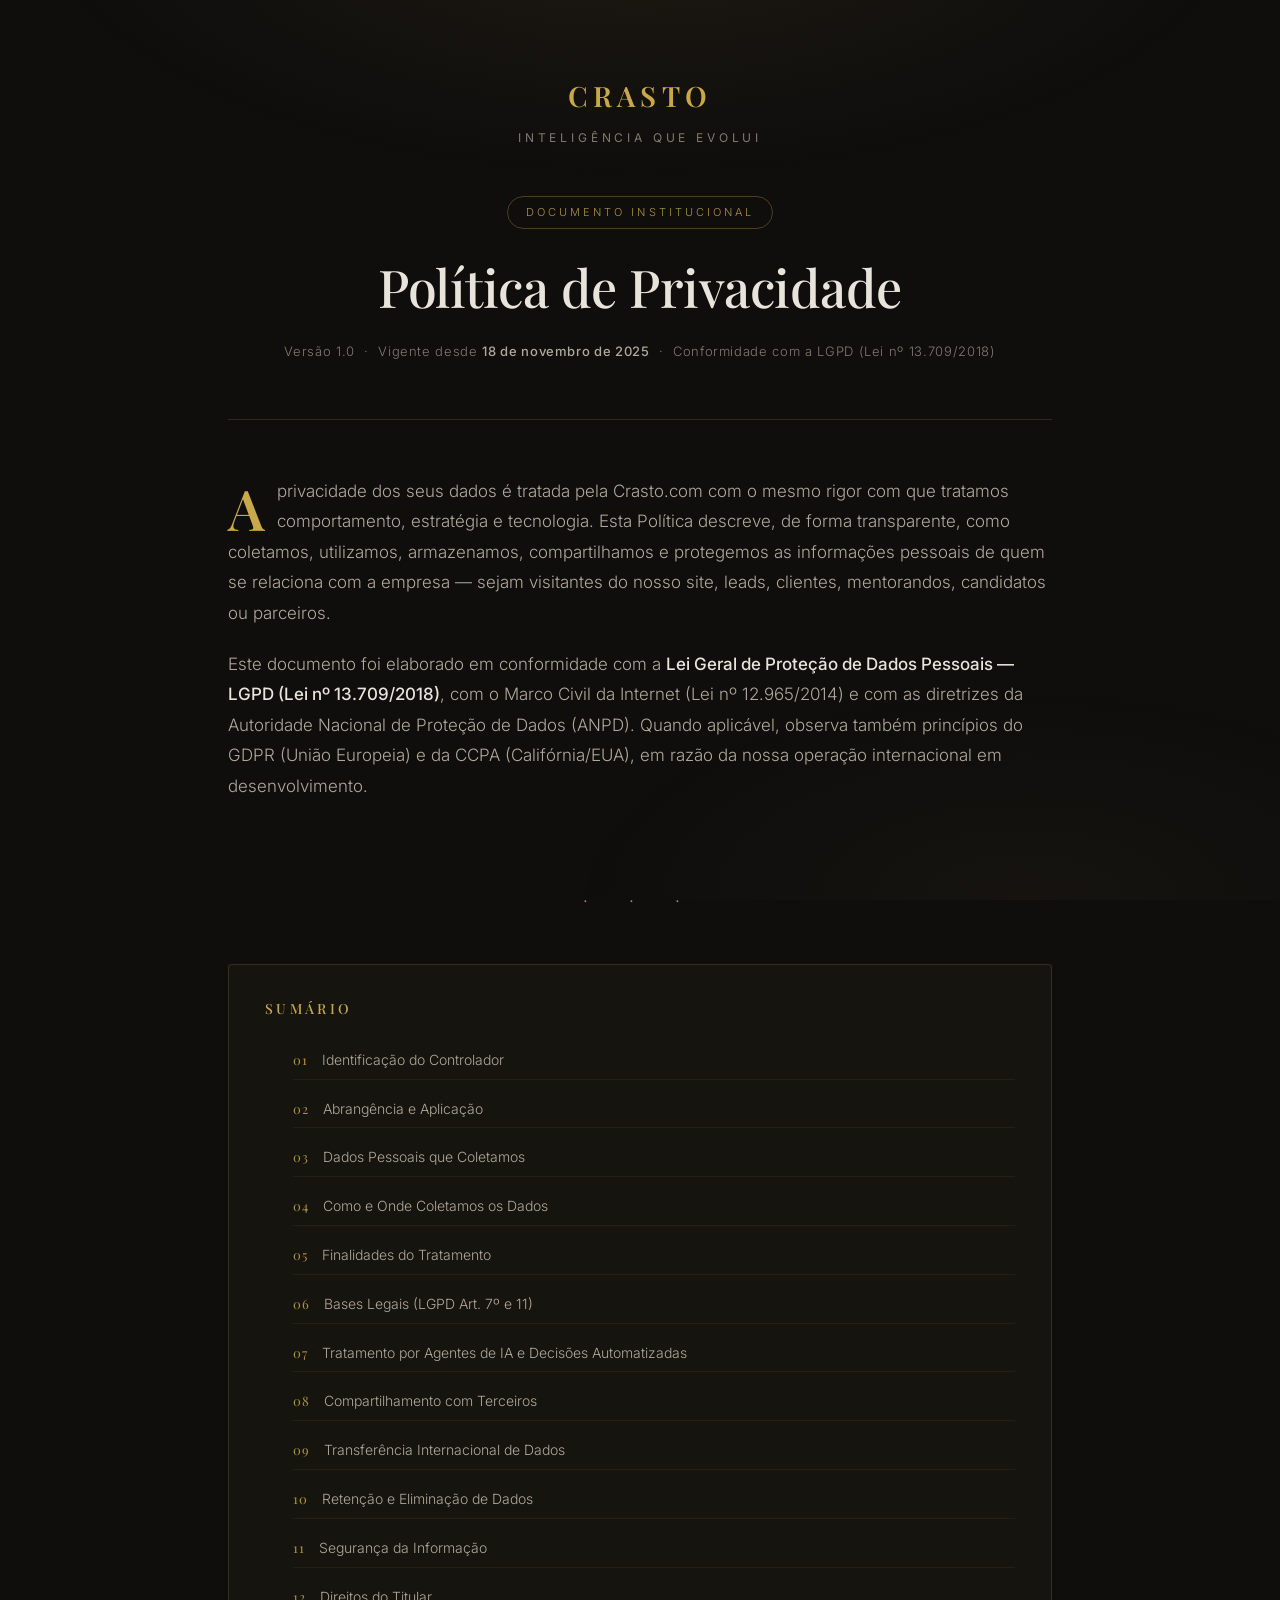
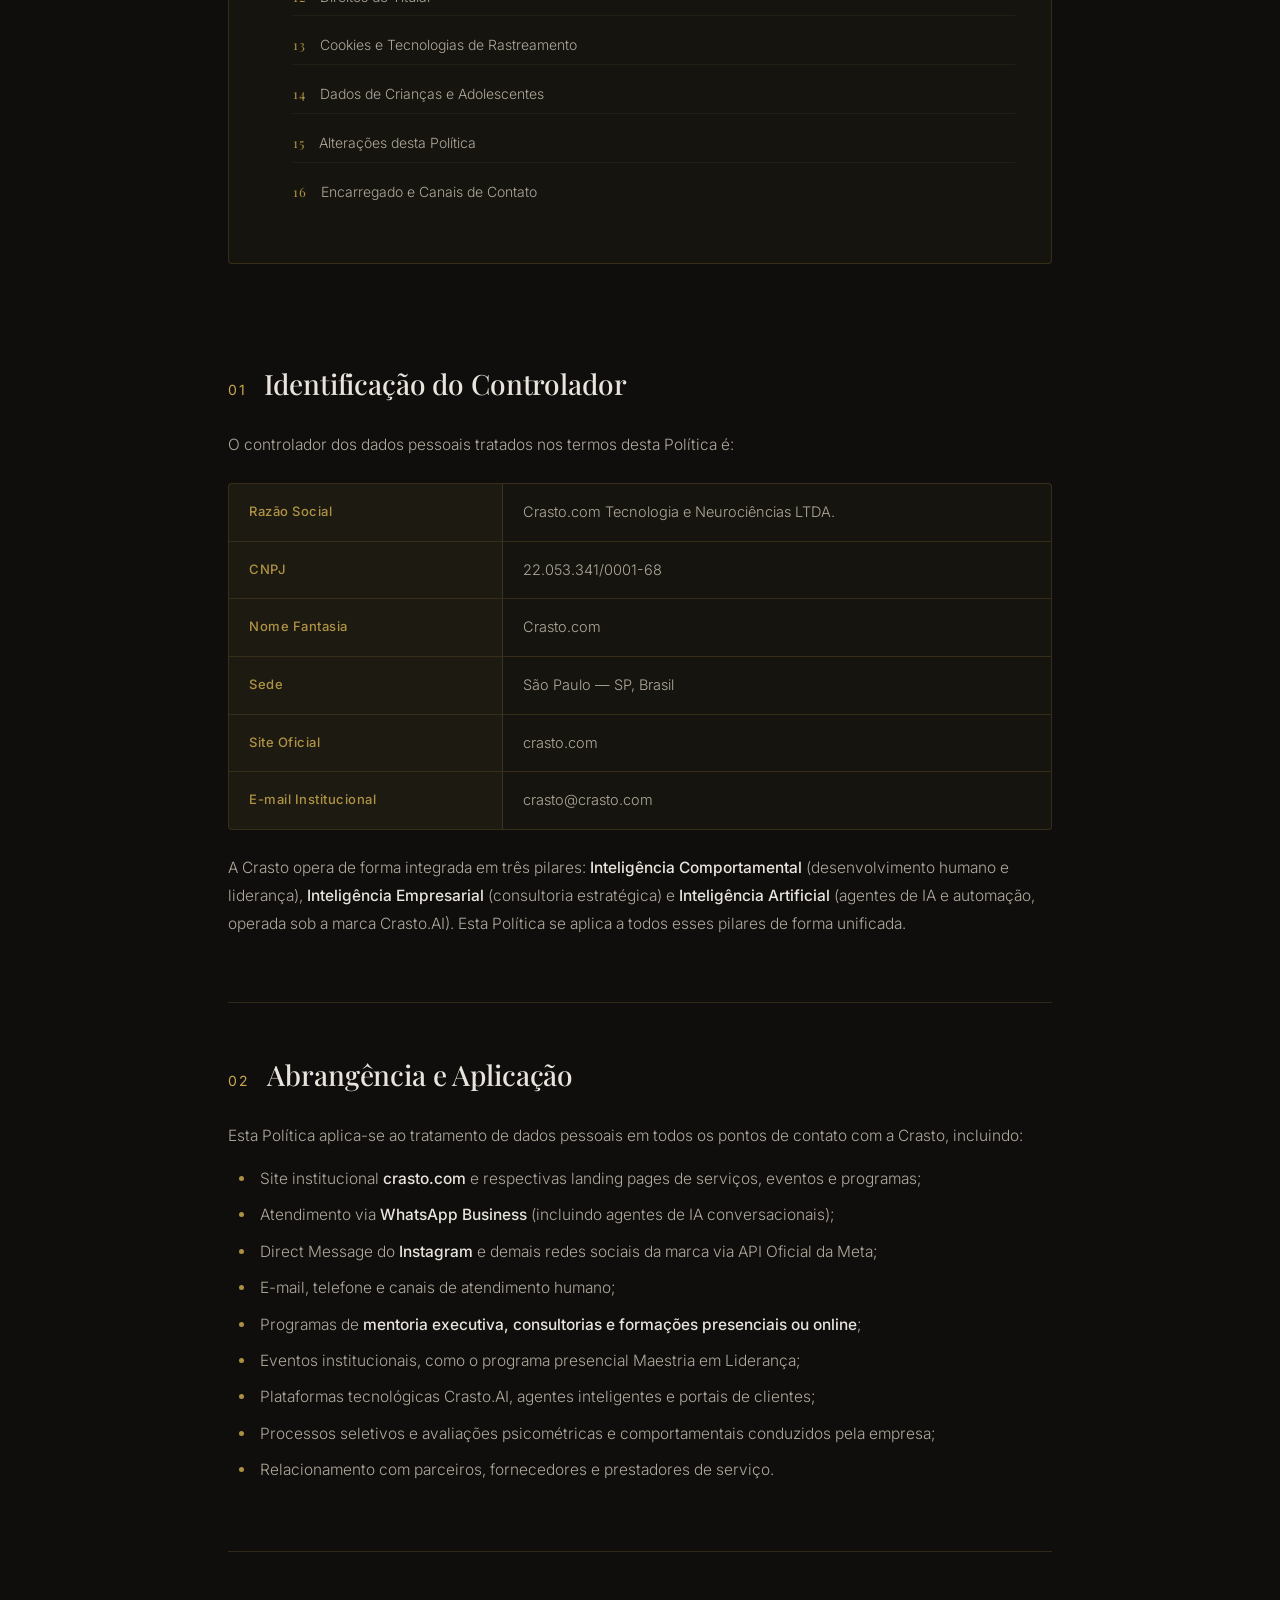
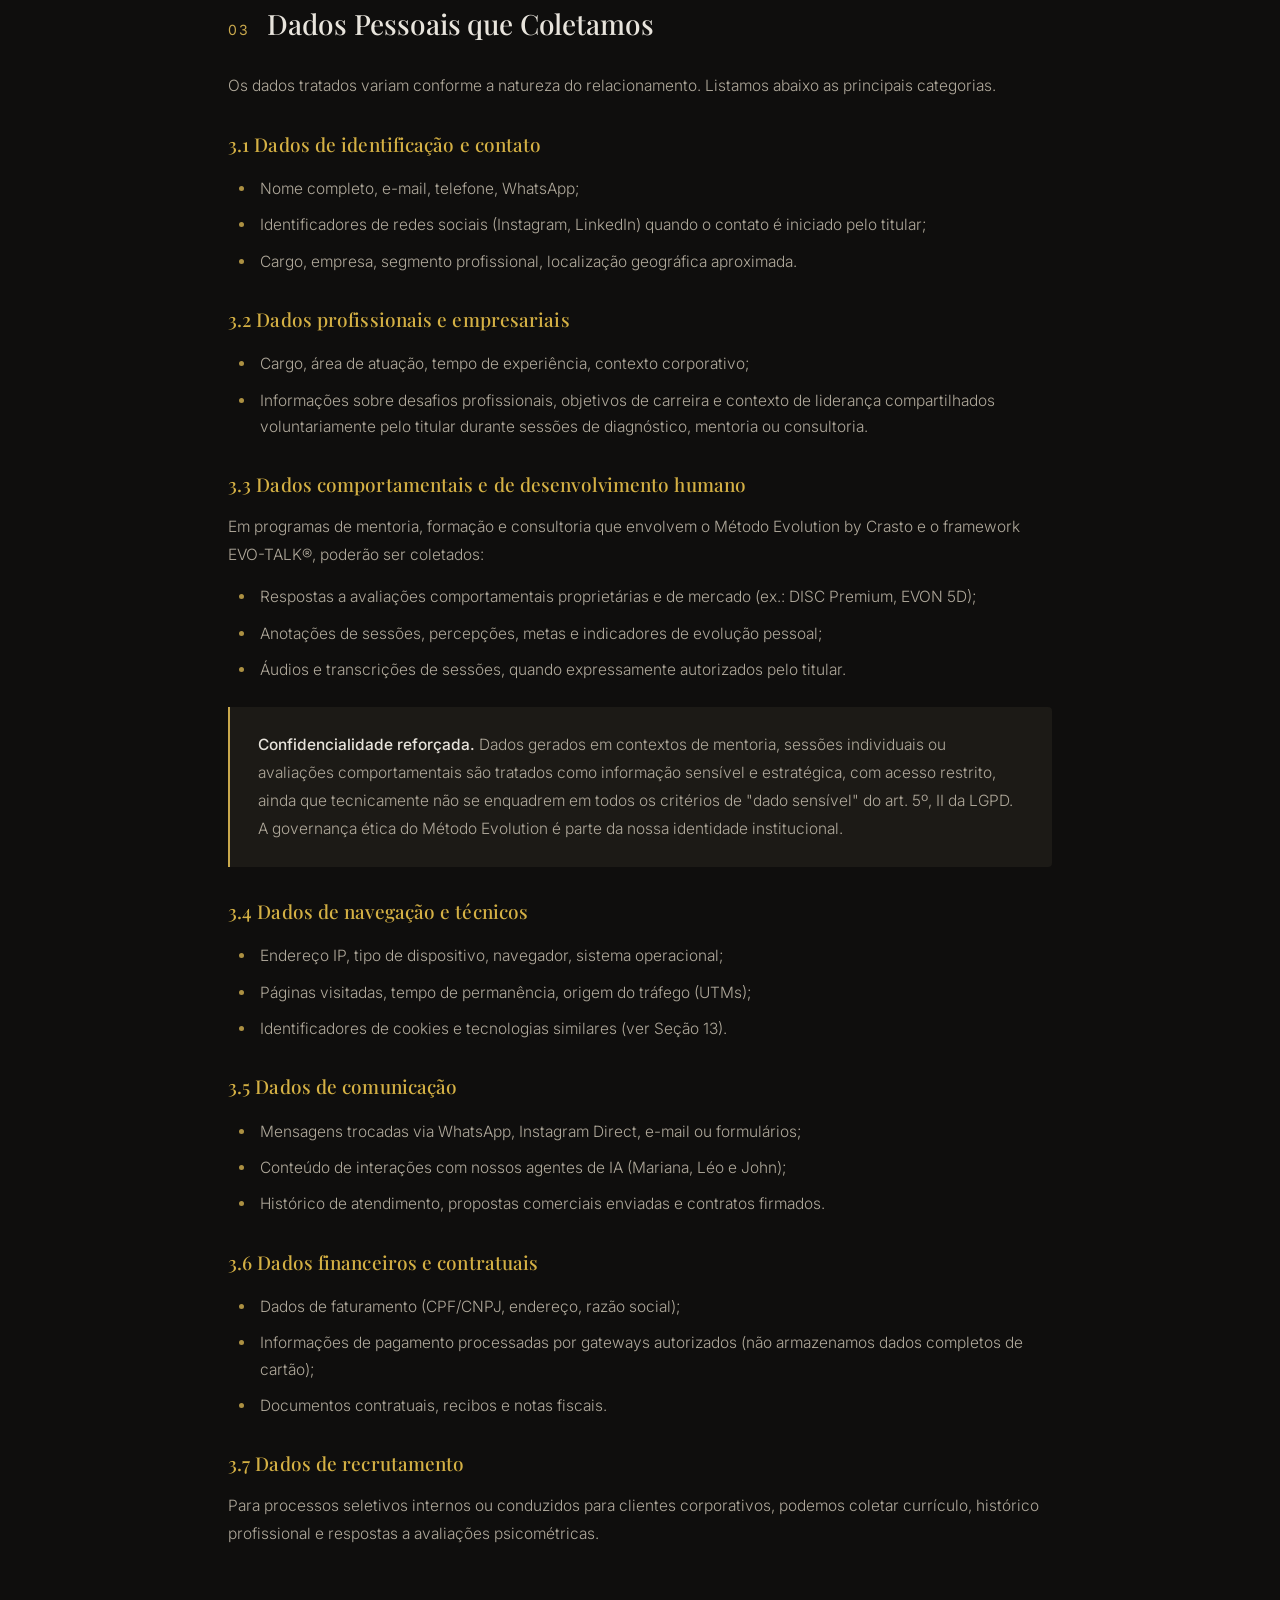
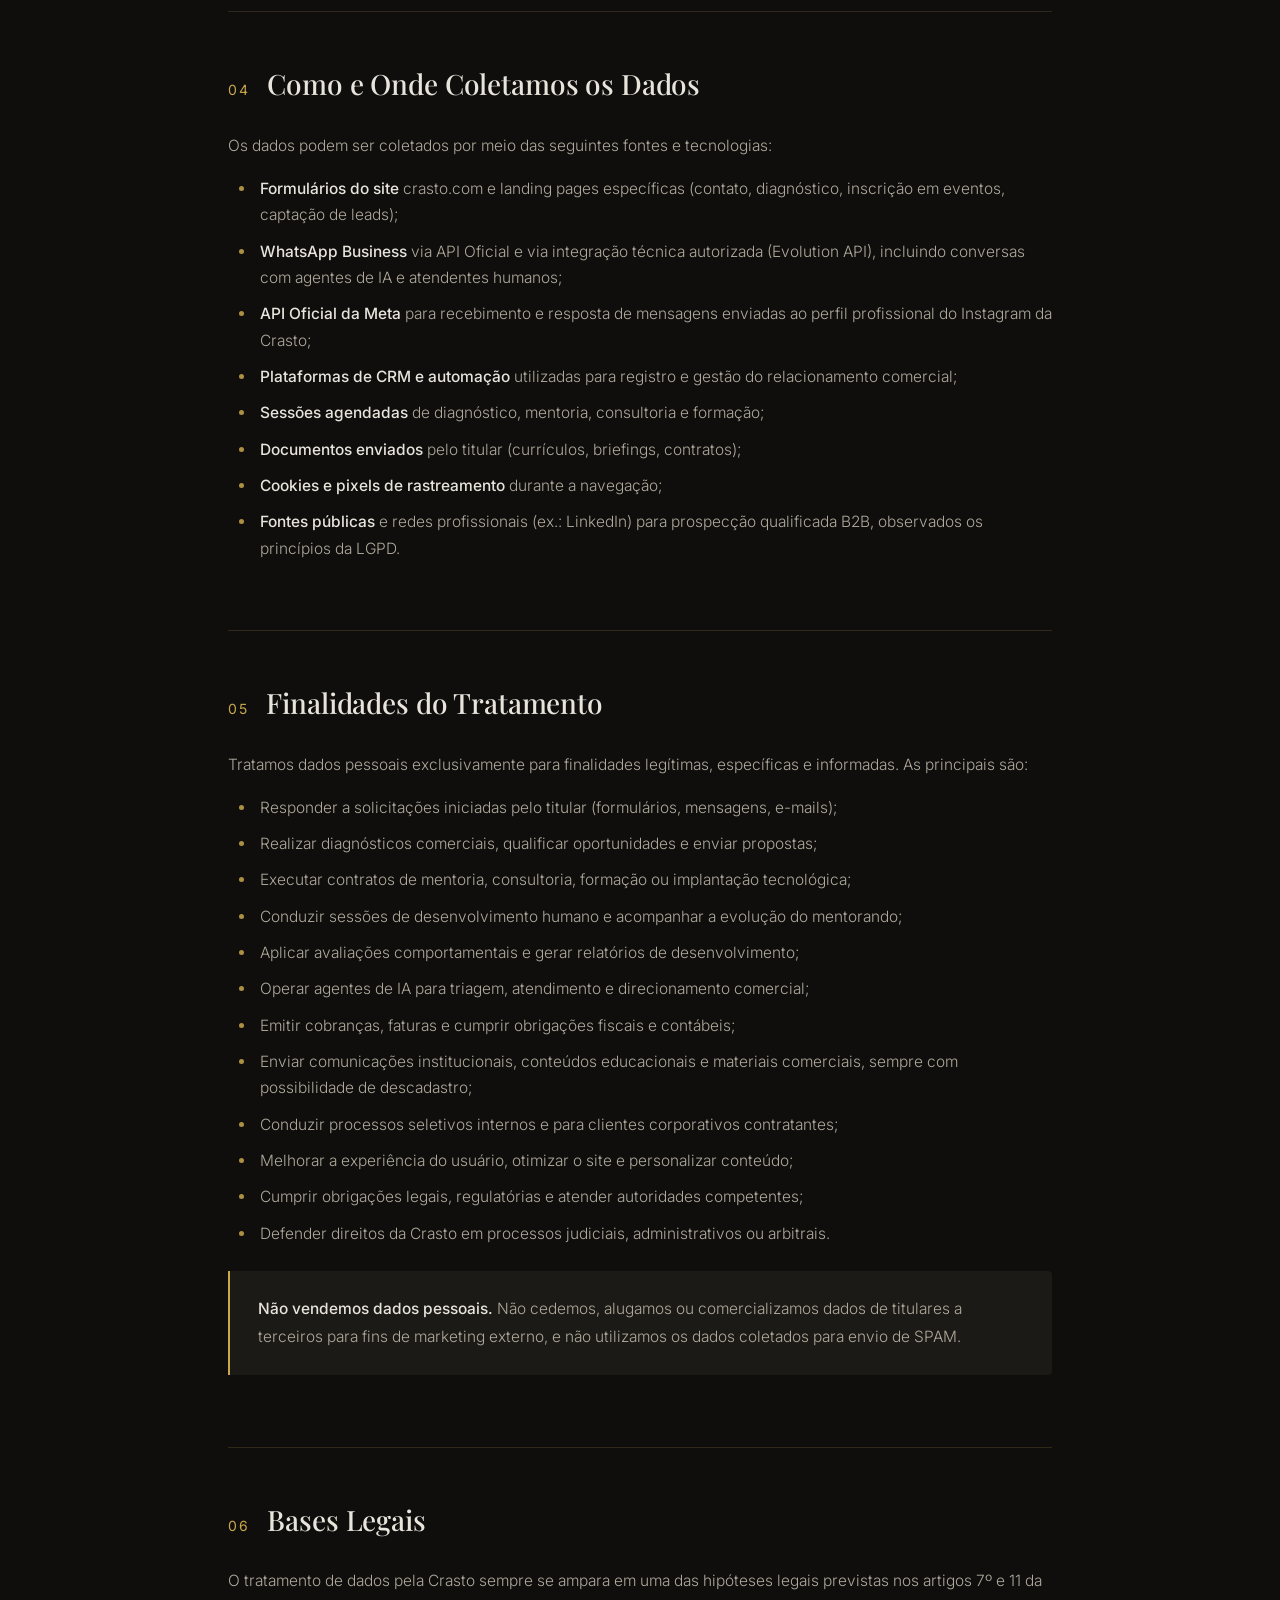
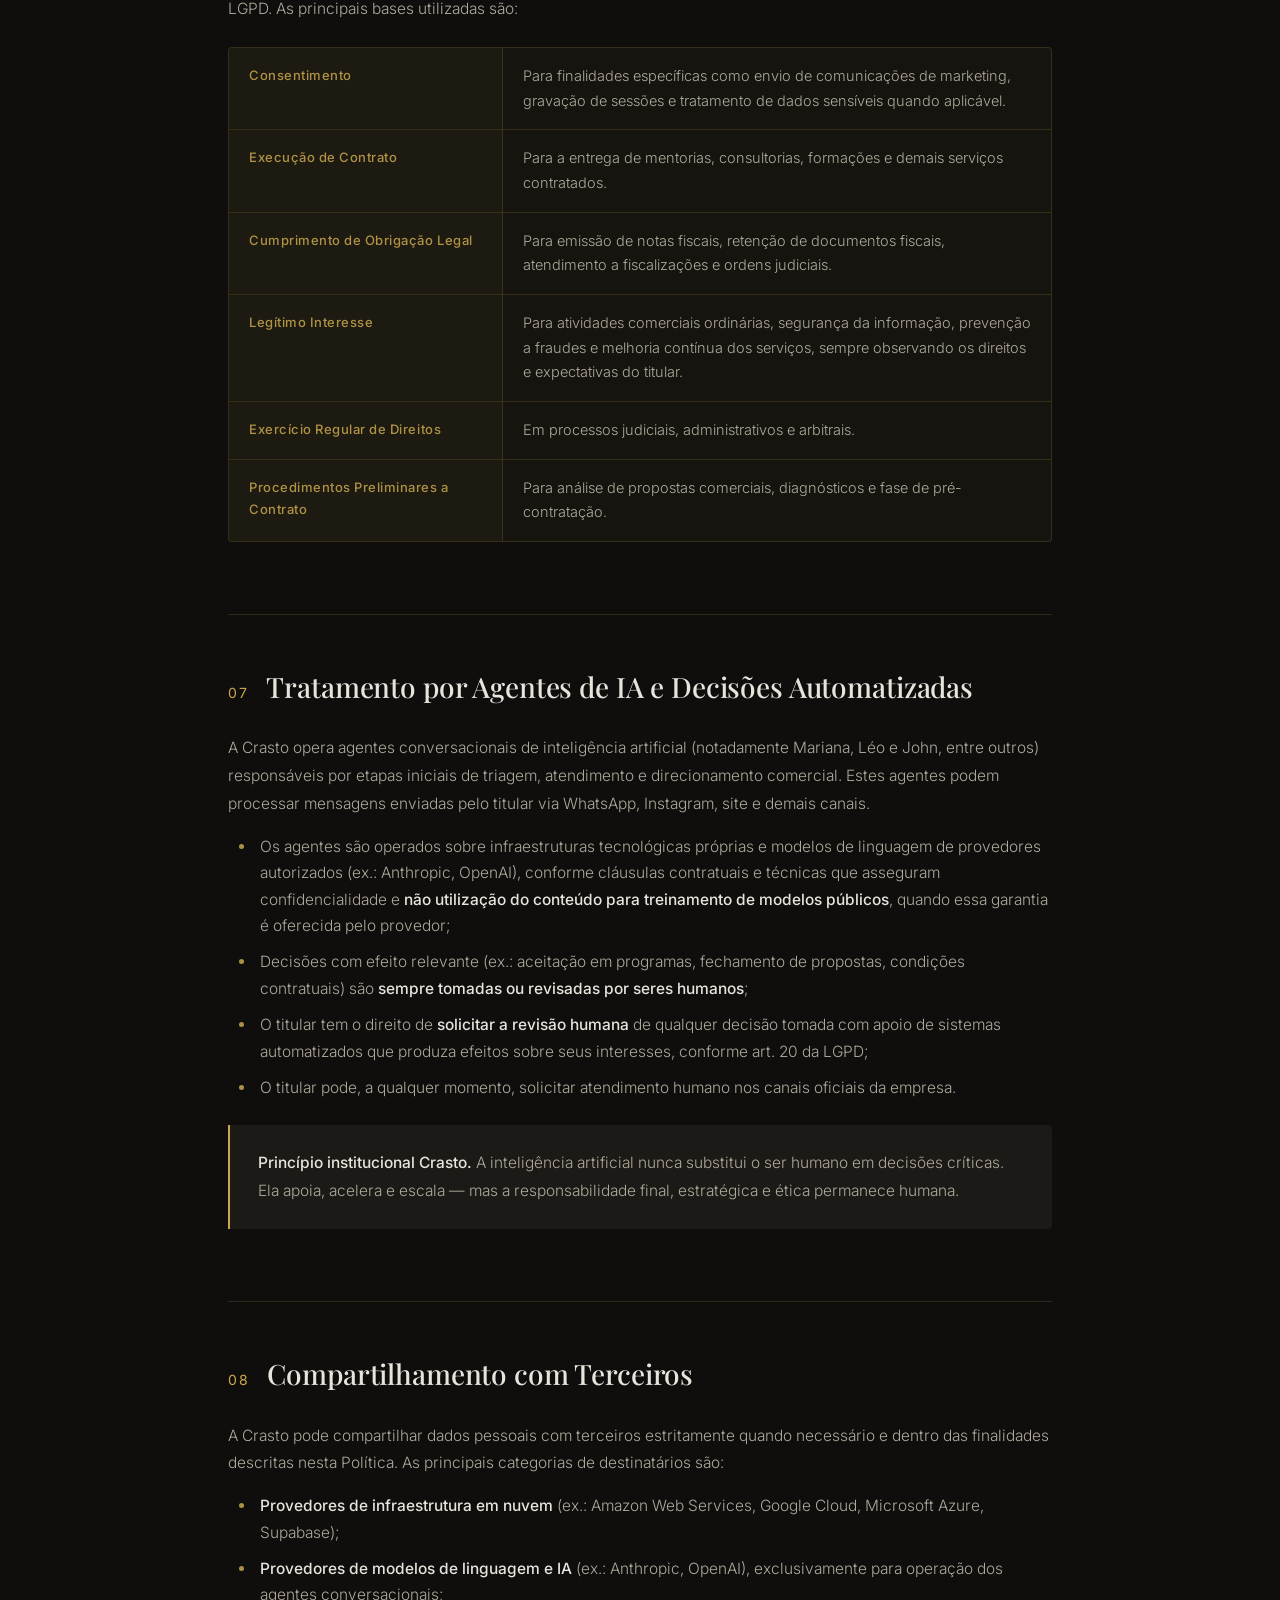
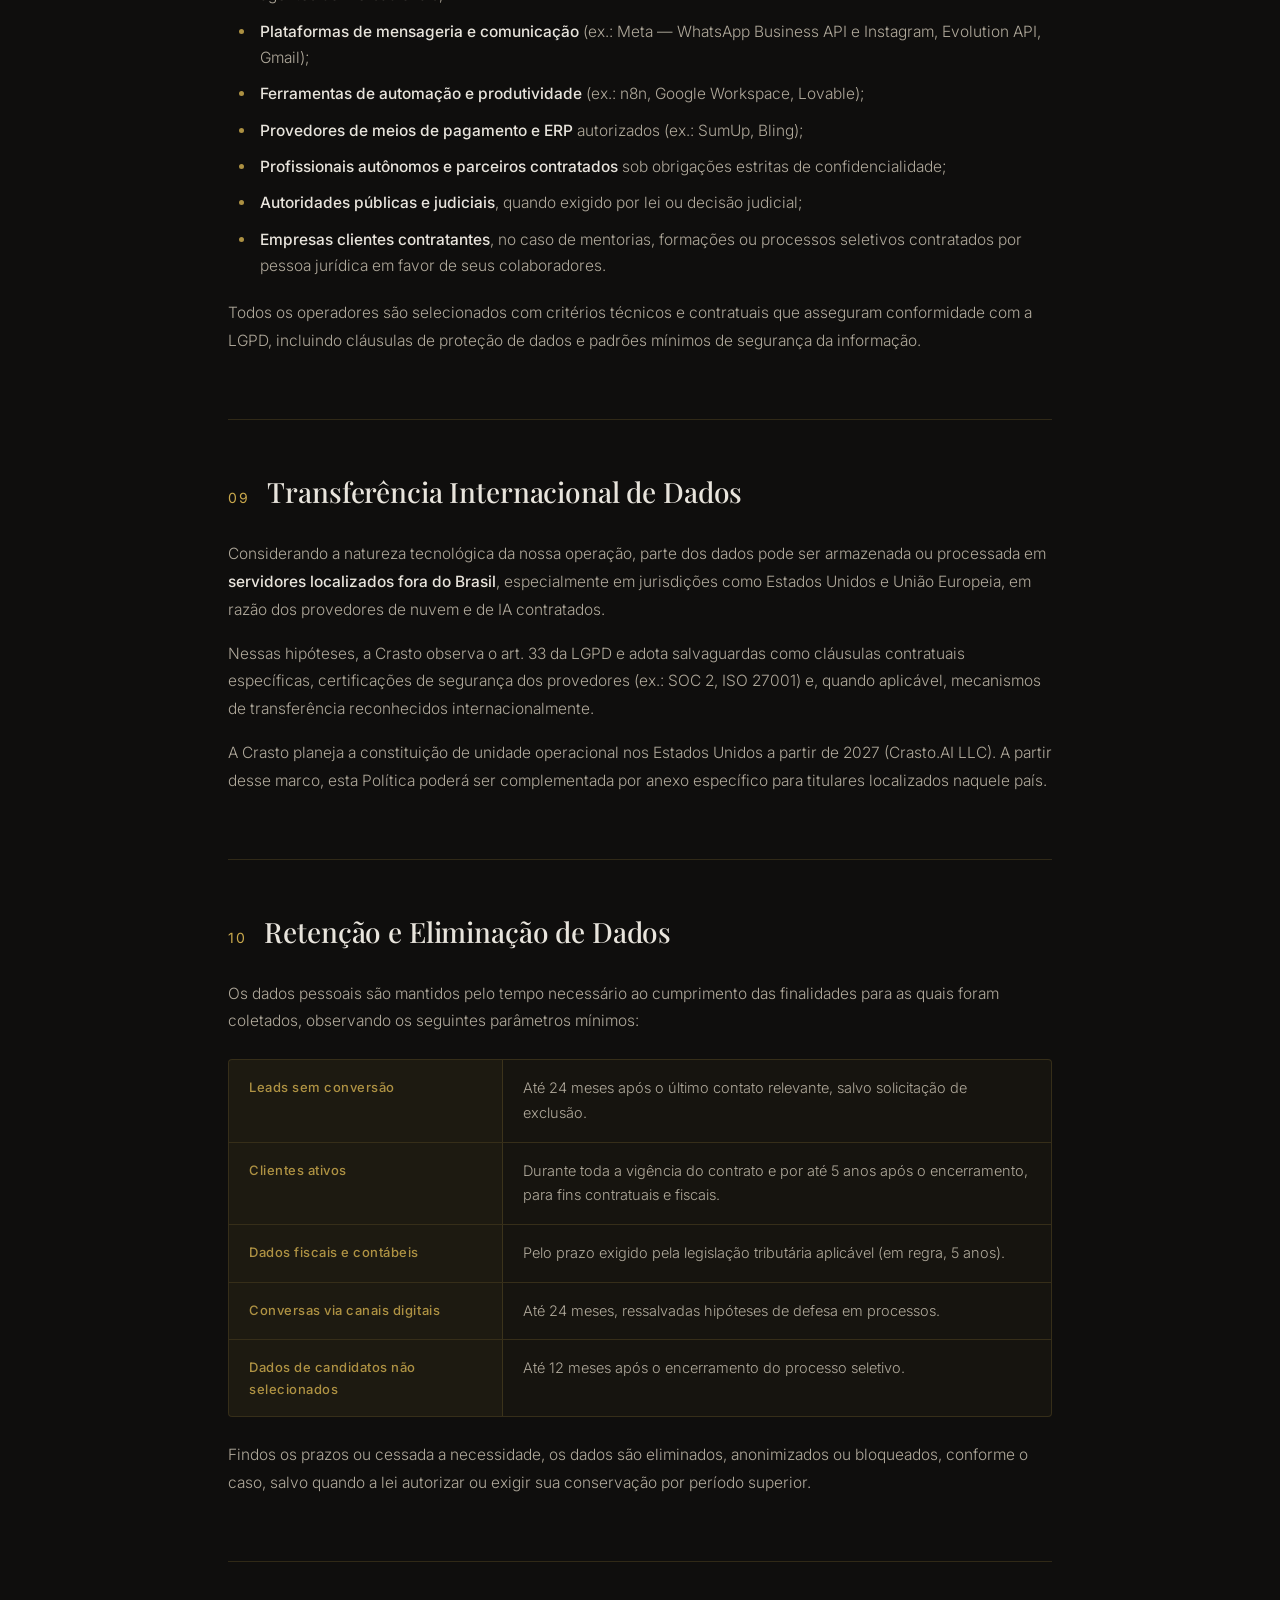
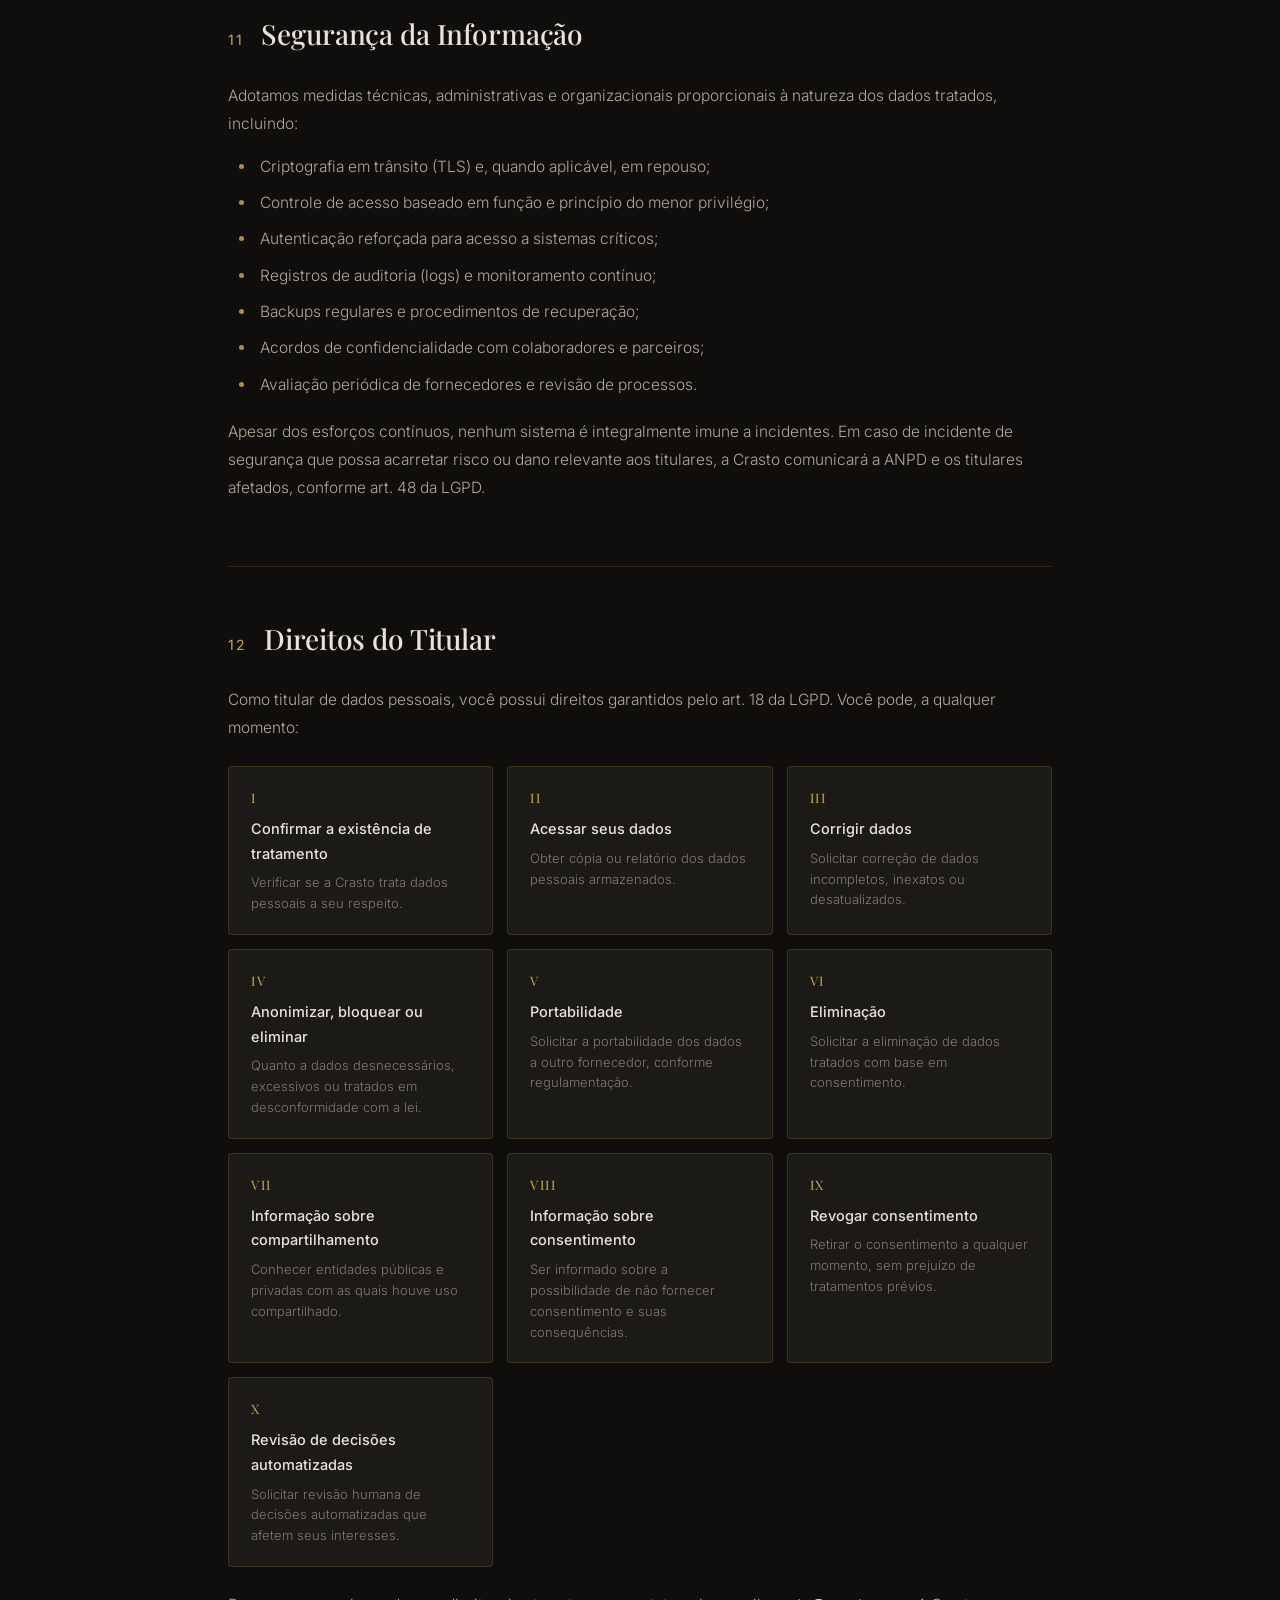
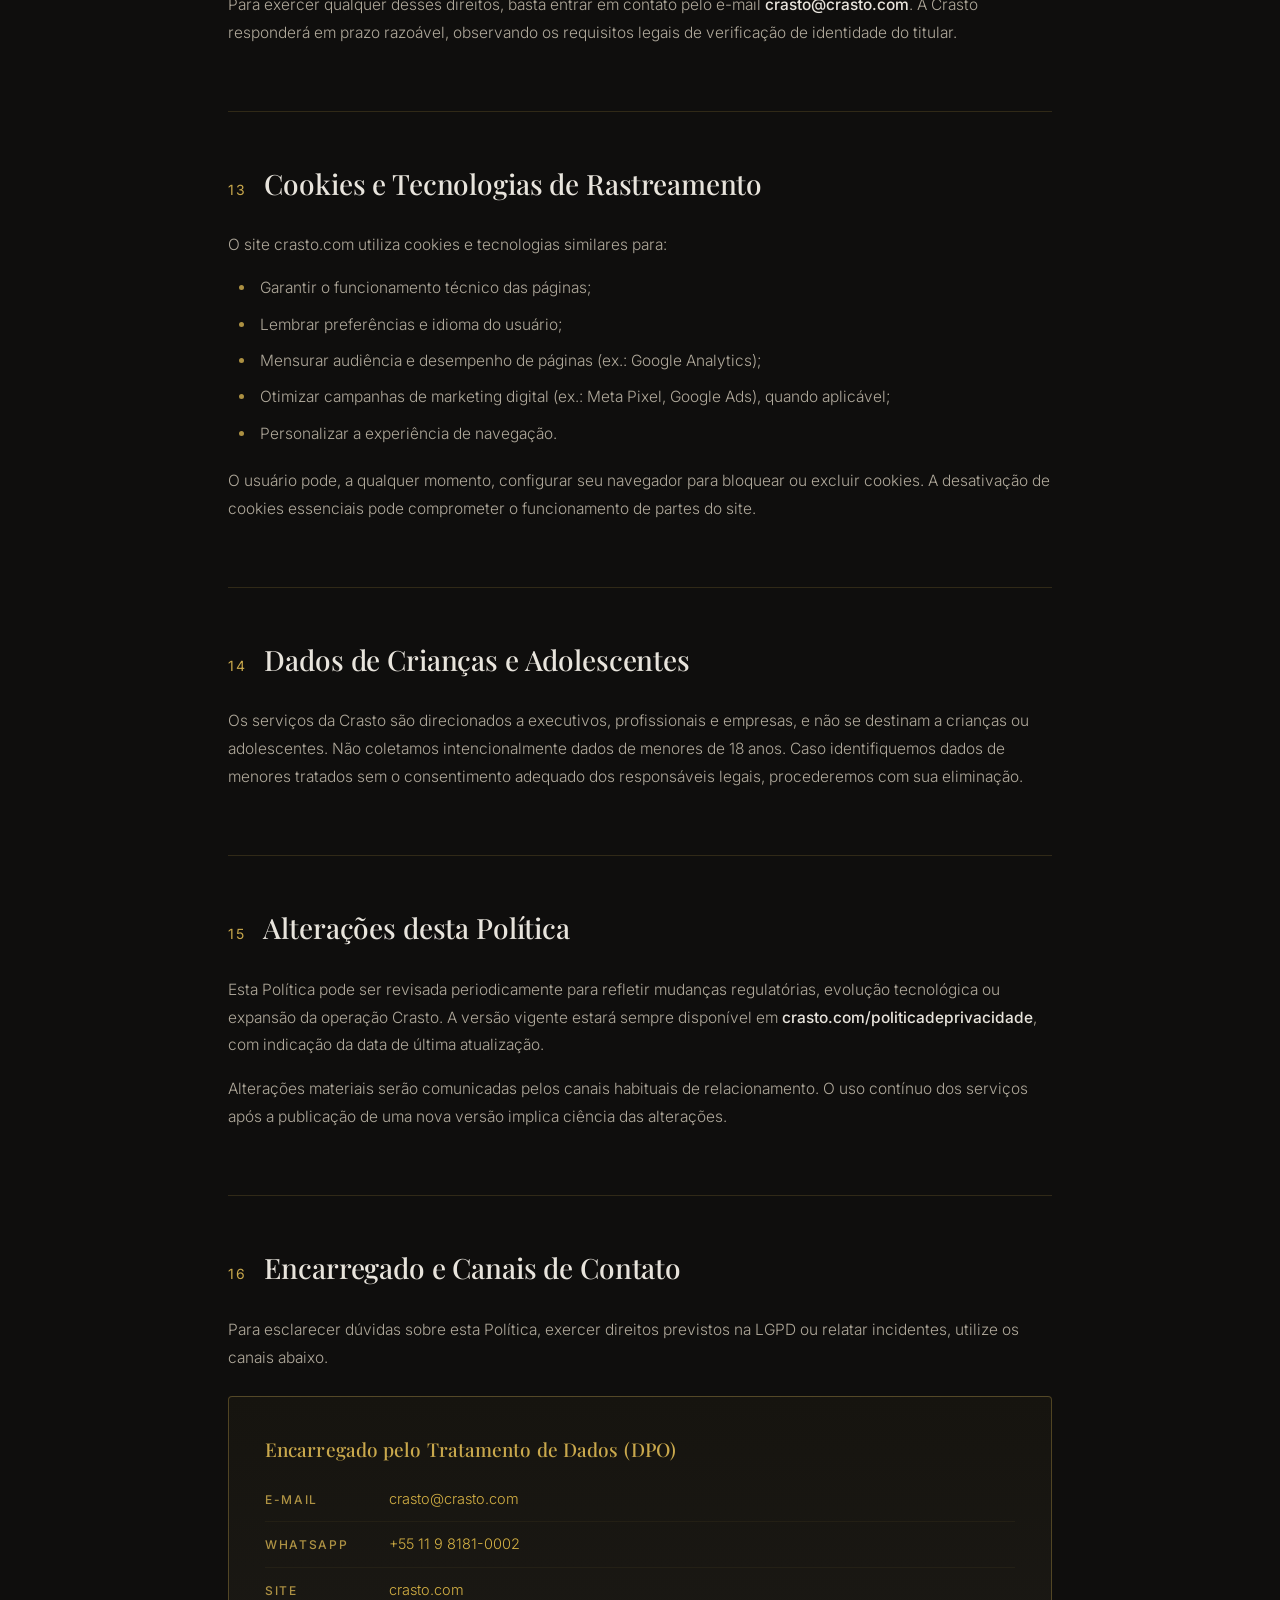
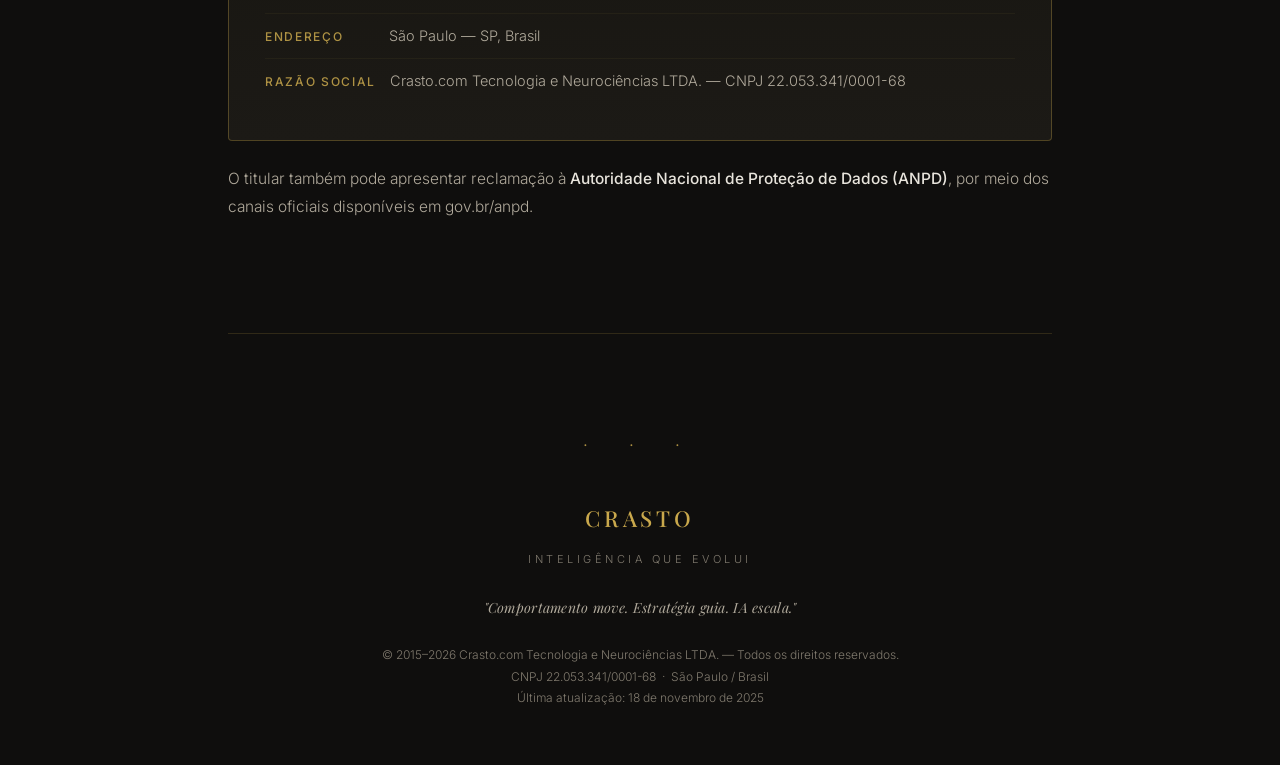
<file: politicas-de-privacidade/index.html>
<!DOCTYPE html>
<html lang="pt-BR">
<head>
<meta charset="UTF-8">
<meta name="viewport" content="width=device-width, initial-scale=1.0">
<meta name="robots" content="index, follow">
<meta name="description" content="Política de Privacidade da Crasto.com — Inteligência Comportamental, Empresarial e Artificial. Conformidade com a LGPD (Lei nº 13.709/2018).">
<title>Política de Privacidade | Crasto.com</title>
<link rel="preconnect" href="https://fonts.googleapis.com">
<link rel="preconnect" href="https://fonts.gstatic.com" crossorigin>
<link href="https://fonts.googleapis.com/css2?family=Playfair+Display:wght@400;500;600;700&family=Inter:wght@300;400;500;600&display=swap" rel="stylesheet">
<style>
  :root {
    --bg-primary: #0f0e0d;
    --bg-secondary: #16140f;
    --bg-card: #1c1a16;
    --border: rgba(201, 168, 76, 0.18);
    --border-strong: rgba(201, 168, 76, 0.32);
    --gold: #c9a84c;
    --gold-light: #d4b044;
    --gold-soft: rgba(201, 168, 76, 0.85);
    --text-primary: #e8e4dc;
    --text-secondary: #b0a99b;
    --text-muted: #807a6e;
    --serif: 'Playfair Display', serif;
    --sans: 'Inter', -apple-system, BlinkMacSystemFont, sans-serif;
  }

  * { margin: 0; padding: 0; box-sizing: border-box; }

  html { scroll-behavior: smooth; }

  body {
    font-family: var(--sans);
    background: var(--bg-primary);
    color: var(--text-primary);
    line-height: 1.7;
    font-size: 16px;
    font-weight: 300;
    -webkit-font-smoothing: antialiased;
    -moz-osx-font-smoothing: grayscale;
  }

  /* Subtle gold gradient backdrop */
  body::before {
    content: '';
    position: fixed;
    top: 0; left: 0; right: 0; bottom: 0;
    background:
      radial-gradient(ellipse 80% 50% at 50% -10%, rgba(201, 168, 76, 0.08), transparent 60%),
      radial-gradient(ellipse 60% 40% at 80% 100%, rgba(201, 168, 76, 0.04), transparent 60%);
    pointer-events: none;
    z-index: 0;
  }

  .container {
    max-width: 880px;
    margin: 0 auto;
    padding: 0 28px;
    position: relative;
    z-index: 1;
  }

  /* Header */
  header {
    padding: 72px 0 56px;
    border-bottom: 1px solid var(--border);
    text-align: center;
    position: relative;
  }

  .brand {
    font-family: var(--serif);
    font-size: 28px;
    font-weight: 600;
    color: var(--gold);
    letter-spacing: 0.18em;
    text-transform: uppercase;
    margin-bottom: 8px;
  }

  .brand-tagline {
    font-size: 12px;
    letter-spacing: 0.32em;
    text-transform: uppercase;
    color: var(--text-muted);
    margin-bottom: 48px;
    font-weight: 400;
  }

  .doc-eyebrow {
    display: inline-block;
    font-size: 11px;
    letter-spacing: 0.28em;
    text-transform: uppercase;
    color: var(--gold-soft);
    padding: 6px 18px;
    border: 1px solid var(--border-strong);
    border-radius: 100px;
    margin-bottom: 28px;
  }

  h1 {
    font-family: var(--serif);
    font-size: clamp(36px, 5vw, 52px);
    font-weight: 500;
    color: var(--text-primary);
    line-height: 1.15;
    margin-bottom: 24px;
    letter-spacing: -0.01em;
  }

  .doc-meta {
    font-size: 13px;
    color: var(--text-muted);
    letter-spacing: 0.05em;
  }

  .doc-meta strong {
    color: var(--text-secondary);
    font-weight: 500;
  }

  /* Intro block */
  .intro {
    padding: 56px 0 24px;
  }

  .intro p {
    font-size: 17px;
    line-height: 1.8;
    color: var(--text-secondary);
    margin-bottom: 20px;
  }

  .intro p:first-of-type::first-letter {
    font-family: var(--serif);
    font-size: 56px;
    font-weight: 600;
    color: var(--gold);
    float: left;
    line-height: 1;
    padding: 4px 12px 0 0;
  }

  /* TOC */
  .toc {
    margin: 48px 0;
    padding: 32px 36px;
    background: var(--bg-secondary);
    border: 1px solid var(--border);
    border-radius: 4px;
  }

  .toc-title {
    font-family: var(--serif);
    font-size: 14px;
    letter-spacing: 0.24em;
    text-transform: uppercase;
    color: var(--gold);
    margin-bottom: 20px;
    font-weight: 500;
  }

  .toc ol {
    list-style: none;
    counter-reset: toc-counter;
  }

  .toc li {
    counter-increment: toc-counter;
    padding: 7px 0;
    border-bottom: 1px solid rgba(201, 168, 76, 0.08);
    font-size: 14px;
  }

  .toc li:last-child { border-bottom: none; }

  .toc li::before {
    content: counter(toc-counter, decimal-leading-zero);
    color: var(--gold-soft);
    font-family: var(--serif);
    margin-right: 14px;
    font-size: 13px;
    letter-spacing: 0.08em;
  }

  .toc a {
    color: var(--text-secondary);
    text-decoration: none;
    transition: color 0.2s;
  }

  .toc a:hover { color: var(--gold-light); }

  /* Sections */
  section {
    padding: 48px 0;
    border-bottom: 1px solid var(--border);
  }

  section:last-of-type { border-bottom: none; }

  h2 {
    font-family: var(--serif);
    font-size: 28px;
    font-weight: 500;
    color: var(--text-primary);
    margin-bottom: 24px;
    letter-spacing: -0.005em;
    display: flex;
    align-items: baseline;
    gap: 18px;
  }

  h2 .section-num {
    font-size: 14px;
    color: var(--gold);
    font-weight: 400;
    letter-spacing: 0.12em;
    font-family: var(--sans);
  }

  h3 {
    font-family: var(--serif);
    font-size: 19px;
    font-weight: 500;
    color: var(--gold-light);
    margin: 28px 0 12px;
    letter-spacing: 0.005em;
  }

  p {
    font-size: 15.5px;
    color: var(--text-secondary);
    margin-bottom: 16px;
    line-height: 1.8;
  }

  strong {
    color: var(--text-primary);
    font-weight: 500;
  }

  ul, ol {
    margin: 16px 0 20px 8px;
    padding-left: 20px;
  }

  ul li, ol li {
    color: var(--text-secondary);
    margin-bottom: 10px;
    font-size: 15.5px;
    line-height: 1.7;
    padding-left: 4px;
  }

  ul li::marker { color: var(--gold-soft); }
  ol li::marker { color: var(--gold-soft); font-family: var(--serif); }

  /* Highlight card */
  .highlight {
    background: var(--bg-card);
    border-left: 2px solid var(--gold);
    padding: 24px 28px;
    margin: 24px 0;
    border-radius: 0 4px 4px 0;
  }

  .highlight p { margin-bottom: 0; }

  /* Data table */
  .data-table {
    margin: 24px 0;
    border: 1px solid var(--border);
    border-radius: 4px;
    overflow: hidden;
    background: var(--bg-secondary);
  }

  .data-row {
    display: grid;
    grid-template-columns: 1fr 2fr;
    border-bottom: 1px solid var(--border);
  }

  .data-row:last-child { border-bottom: none; }

  .data-label {
    padding: 16px 20px;
    background: rgba(201, 168, 76, 0.04);
    color: var(--gold-soft);
    font-size: 13px;
    font-weight: 500;
    letter-spacing: 0.04em;
    border-right: 1px solid var(--border);
  }

  .data-value {
    padding: 16px 20px;
    color: var(--text-secondary);
    font-size: 14.5px;
  }

  /* Rights grid */
  .rights-grid {
    display: grid;
    grid-template-columns: repeat(auto-fit, minmax(240px, 1fr));
    gap: 14px;
    margin: 24px 0;
  }

  .right-card {
    background: var(--bg-card);
    border: 1px solid var(--border);
    padding: 20px 22px;
    border-radius: 4px;
    transition: border-color 0.2s;
  }

  .right-card:hover { border-color: var(--border-strong); }

  .right-card-num {
    font-family: var(--serif);
    font-size: 13px;
    color: var(--gold);
    letter-spacing: 0.12em;
    margin-bottom: 8px;
  }

  .right-card-title {
    font-size: 14.5px;
    color: var(--text-primary);
    font-weight: 500;
    margin-bottom: 6px;
  }

  .right-card-desc {
    font-size: 13px;
    color: var(--text-muted);
    line-height: 1.6;
  }

  /* Contact block */
  .contact-block {
    background: linear-gradient(180deg, var(--bg-secondary) 0%, var(--bg-card) 100%);
    border: 1px solid var(--border-strong);
    padding: 36px 36px;
    border-radius: 4px;
    margin: 24px 0;
  }

  .contact-block h3 {
    margin-top: 0;
    color: var(--gold);
  }

  .contact-line {
    display: flex;
    align-items: baseline;
    gap: 14px;
    padding: 10px 0;
    font-size: 14.5px;
    border-bottom: 1px solid rgba(201, 168, 76, 0.06);
  }

  .contact-line:last-child { border-bottom: none; }

  .contact-line-label {
    color: var(--gold-soft);
    font-size: 12px;
    letter-spacing: 0.14em;
    text-transform: uppercase;
    min-width: 110px;
    font-weight: 500;
  }

  .contact-line-value {
    color: var(--text-secondary);
  }

  .contact-line-value a {
    color: var(--gold-light);
    text-decoration: none;
    border-bottom: 1px solid transparent;
    transition: border-color 0.2s;
  }

  .contact-line-value a:hover { border-bottom-color: var(--gold-light); }

  /* Footer */
  footer {
    padding: 56px 0;
    text-align: center;
    border-top: 1px solid var(--border);
    margin-top: 48px;
  }

  .footer-brand {
    font-family: var(--serif);
    font-size: 22px;
    color: var(--gold);
    letter-spacing: 0.18em;
    margin-bottom: 12px;
    font-weight: 500;
  }

  .footer-tagline {
    font-size: 11px;
    color: var(--text-muted);
    letter-spacing: 0.32em;
    text-transform: uppercase;
    margin-bottom: 28px;
  }

  .footer-manifesto {
    font-family: var(--serif);
    font-style: italic;
    font-size: 14px;
    color: var(--text-secondary);
    margin: 20px 0;
    letter-spacing: 0.02em;
  }

  .footer-legal {
    font-size: 12px;
    color: var(--text-muted);
    line-height: 1.8;
    margin-top: 24px;
  }

  /* Divider ornament */
  .ornament {
    text-align: center;
    margin: 40px 0;
    color: var(--gold-soft);
    font-size: 18px;
    letter-spacing: 1em;
  }

  /* Anchor offset for fixed positioning */
  section[id] { scroll-margin-top: 24px; }

  @media (max-width: 720px) {
    .container { padding: 0 20px; }
    header { padding: 48px 0 40px; }
    .doc-meta { font-size: 12px; }
    .toc { padding: 24px 22px; }
    .data-row { grid-template-columns: 1fr; }
    .data-label { border-right: none; border-bottom: 1px solid var(--border); }
    .contact-block { padding: 28px 22px; }
    .contact-line { flex-direction: column; gap: 4px; }
    .contact-line-label { min-width: auto; }
    h2 { flex-direction: column; align-items: flex-start; gap: 8px; }
  }
</style>
</head>
<body>

<div class="container">

  <header>
    <div class="brand">CRASTO</div>
    <div class="brand-tagline">Inteligência que Evolui</div>
    <div class="doc-eyebrow">Documento Institucional</div>
    <h1>Política de Privacidade</h1>
    <div class="doc-meta">
      Versão 1.0 &nbsp;·&nbsp; Vigente desde <strong>18 de novembro de 2025</strong> &nbsp;·&nbsp; Conformidade com a LGPD (Lei nº 13.709/2018)
    </div>
  </header>

  <div class="intro">
    <p>
      A privacidade dos seus dados é tratada pela Crasto.com com o mesmo rigor com que tratamos comportamento, estratégia e tecnologia. Esta Política descreve, de forma transparente, como coletamos, utilizamos, armazenamos, compartilhamos e protegemos as informações pessoais de quem se relaciona com a empresa — sejam visitantes do nosso site, leads, clientes, mentorandos, candidatos ou parceiros.
    </p>
    <p>
      Este documento foi elaborado em conformidade com a <strong>Lei Geral de Proteção de Dados Pessoais — LGPD (Lei nº 13.709/2018)</strong>, com o Marco Civil da Internet (Lei nº 12.965/2014) e com as diretrizes da Autoridade Nacional de Proteção de Dados (ANPD). Quando aplicável, observa também princípios do GDPR (União Europeia) e da CCPA (Califórnia/EUA), em razão da nossa operação internacional em desenvolvimento.
    </p>
  </div>

  <div class="ornament">· · ·</div>

  <nav class="toc" aria-label="Sumário">
    <div class="toc-title">Sumário</div>
    <ol>
      <li><a href="#controlador">Identificação do Controlador</a></li>
      <li><a href="#abrangencia">Abrangência e Aplicação</a></li>
      <li><a href="#dados-coletados">Dados Pessoais que Coletamos</a></li>
      <li><a href="#fontes">Como e Onde Coletamos os Dados</a></li>
      <li><a href="#finalidades">Finalidades do Tratamento</a></li>
      <li><a href="#bases-legais">Bases Legais (LGPD Art. 7º e 11)</a></li>
      <li><a href="#ia-automacao">Tratamento por Agentes de IA e Decisões Automatizadas</a></li>
      <li><a href="#compartilhamento">Compartilhamento com Terceiros</a></li>
      <li><a href="#transferencia">Transferência Internacional de Dados</a></li>
      <li><a href="#retencao">Retenção e Eliminação de Dados</a></li>
      <li><a href="#seguranca">Segurança da Informação</a></li>
      <li><a href="#direitos">Direitos do Titular</a></li>
      <li><a href="#cookies">Cookies e Tecnologias de Rastreamento</a></li>
      <li><a href="#criancas">Dados de Crianças e Adolescentes</a></li>
      <li><a href="#alteracoes">Alterações desta Política</a></li>
      <li><a href="#contato">Encarregado e Canais de Contato</a></li>
    </ol>
  </nav>

  <section id="controlador">
    <h2><span class="section-num">01</span> Identificação do Controlador</h2>
    <p>
      O controlador dos dados pessoais tratados nos termos desta Política é:
    </p>
    <div class="data-table">
      <div class="data-row">
        <div class="data-label">Razão Social</div>
        <div class="data-value">Crasto.com Tecnologia e Neurociências LTDA.</div>
      </div>
      <div class="data-row">
        <div class="data-label">CNPJ</div>
        <div class="data-value">22.053.341/0001-68</div>
      </div>
      <div class="data-row">
        <div class="data-label">Nome Fantasia</div>
        <div class="data-value">Crasto.com</div>
      </div>
      <div class="data-row">
        <div class="data-label">Sede</div>
        <div class="data-value">São Paulo — SP, Brasil</div>
      </div>
      <div class="data-row">
        <div class="data-label">Site Oficial</div>
        <div class="data-value">crasto.com</div>
      </div>
      <div class="data-row">
        <div class="data-label">E-mail Institucional</div>
        <div class="data-value">crasto@crasto.com</div>
      </div>
    </div>
    <p>
      A Crasto opera de forma integrada em três pilares: <strong>Inteligência Comportamental</strong> (desenvolvimento humano e liderança), <strong>Inteligência Empresarial</strong> (consultoria estratégica) e <strong>Inteligência Artificial</strong> (agentes de IA e automação, operada sob a marca Crasto.AI). Esta Política se aplica a todos esses pilares de forma unificada.
    </p>
  </section>

  <section id="abrangencia">
    <h2><span class="section-num">02</span> Abrangência e Aplicação</h2>
    <p>Esta Política aplica-se ao tratamento de dados pessoais em todos os pontos de contato com a Crasto, incluindo:</p>
    <ul>
      <li>Site institucional <strong>crasto.com</strong> e respectivas landing pages de serviços, eventos e programas;</li>
      <li>Atendimento via <strong>WhatsApp Business</strong> (incluindo agentes de IA conversacionais);</li>
      <li>Direct Message do <strong>Instagram</strong> e demais redes sociais da marca via API Oficial da Meta;</li>
      <li>E-mail, telefone e canais de atendimento humano;</li>
      <li>Programas de <strong>mentoria executiva, consultorias e formações presenciais ou online</strong>;</li>
      <li>Eventos institucionais, como o programa presencial Maestria em Liderança;</li>
      <li>Plataformas tecnológicas Crasto.AI, agentes inteligentes e portais de clientes;</li>
      <li>Processos seletivos e avaliações psicométricas e comportamentais conduzidos pela empresa;</li>
      <li>Relacionamento com parceiros, fornecedores e prestadores de serviço.</li>
    </ul>
  </section>

  <section id="dados-coletados">
    <h2><span class="section-num">03</span> Dados Pessoais que Coletamos</h2>
    <p>Os dados tratados variam conforme a natureza do relacionamento. Listamos abaixo as principais categorias.</p>

    <h3>3.1 Dados de identificação e contato</h3>
    <ul>
      <li>Nome completo, e-mail, telefone, WhatsApp;</li>
      <li>Identificadores de redes sociais (Instagram, LinkedIn) quando o contato é iniciado pelo titular;</li>
      <li>Cargo, empresa, segmento profissional, localização geográfica aproximada.</li>
    </ul>

    <h3>3.2 Dados profissionais e empresariais</h3>
    <ul>
      <li>Cargo, área de atuação, tempo de experiência, contexto corporativo;</li>
      <li>Informações sobre desafios profissionais, objetivos de carreira e contexto de liderança compartilhados voluntariamente pelo titular durante sessões de diagnóstico, mentoria ou consultoria.</li>
    </ul>

    <h3>3.3 Dados comportamentais e de desenvolvimento humano</h3>
    <p>
      Em programas de mentoria, formação e consultoria que envolvem o Método Evolution by Crasto e o framework EVO-TALK®, poderão ser coletados:
    </p>
    <ul>
      <li>Respostas a avaliações comportamentais proprietárias e de mercado (ex.: DISC Premium, EVON 5D);</li>
      <li>Anotações de sessões, percepções, metas e indicadores de evolução pessoal;</li>
      <li>Áudios e transcrições de sessões, quando expressamente autorizados pelo titular.</li>
    </ul>
    <div class="highlight">
      <p>
        <strong>Confidencialidade reforçada.</strong> Dados gerados em contextos de mentoria, sessões individuais ou avaliações comportamentais são tratados como informação sensível e estratégica, com acesso restrito, ainda que tecnicamente não se enquadrem em todos os critérios de "dado sensível" do art. 5º, II da LGPD. A governança ética do Método Evolution é parte da nossa identidade institucional.
      </p>
    </div>

    <h3>3.4 Dados de navegação e técnicos</h3>
    <ul>
      <li>Endereço IP, tipo de dispositivo, navegador, sistema operacional;</li>
      <li>Páginas visitadas, tempo de permanência, origem do tráfego (UTMs);</li>
      <li>Identificadores de cookies e tecnologias similares (ver Seção 13).</li>
    </ul>

    <h3>3.5 Dados de comunicação</h3>
    <ul>
      <li>Mensagens trocadas via WhatsApp, Instagram Direct, e-mail ou formulários;</li>
      <li>Conteúdo de interações com nossos agentes de IA (Mariana, Léo e John);</li>
      <li>Histórico de atendimento, propostas comerciais enviadas e contratos firmados.</li>
    </ul>

    <h3>3.6 Dados financeiros e contratuais</h3>
    <ul>
      <li>Dados de faturamento (CPF/CNPJ, endereço, razão social);</li>
      <li>Informações de pagamento processadas por gateways autorizados (não armazenamos dados completos de cartão);</li>
      <li>Documentos contratuais, recibos e notas fiscais.</li>
    </ul>

    <h3>3.7 Dados de recrutamento</h3>
    <p>
      Para processos seletivos internos ou conduzidos para clientes corporativos, podemos coletar currículo, histórico profissional e respostas a avaliações psicométricas.
    </p>
  </section>

  <section id="fontes">
    <h2><span class="section-num">04</span> Como e Onde Coletamos os Dados</h2>
    <p>Os dados podem ser coletados por meio das seguintes fontes e tecnologias:</p>
    <ul>
      <li><strong>Formulários do site</strong> crasto.com e landing pages específicas (contato, diagnóstico, inscrição em eventos, captação de leads);</li>
      <li><strong>WhatsApp Business</strong> via API Oficial e via integração técnica autorizada (Evolution API), incluindo conversas com agentes de IA e atendentes humanos;</li>
      <li><strong>API Oficial da Meta</strong> para recebimento e resposta de mensagens enviadas ao perfil profissional do Instagram da Crasto;</li>
      <li><strong>Plataformas de CRM e automação</strong> utilizadas para registro e gestão do relacionamento comercial;</li>
      <li><strong>Sessões agendadas</strong> de diagnóstico, mentoria, consultoria e formação;</li>
      <li><strong>Documentos enviados</strong> pelo titular (currículos, briefings, contratos);</li>
      <li><strong>Cookies e pixels de rastreamento</strong> durante a navegação;</li>
      <li><strong>Fontes públicas</strong> e redes profissionais (ex.: LinkedIn) para prospecção qualificada B2B, observados os princípios da LGPD.</li>
    </ul>
  </section>

  <section id="finalidades">
    <h2><span class="section-num">05</span> Finalidades do Tratamento</h2>
    <p>Tratamos dados pessoais exclusivamente para finalidades legítimas, específicas e informadas. As principais são:</p>
    <ul>
      <li>Responder a solicitações iniciadas pelo titular (formulários, mensagens, e-mails);</li>
      <li>Realizar diagnósticos comerciais, qualificar oportunidades e enviar propostas;</li>
      <li>Executar contratos de mentoria, consultoria, formação ou implantação tecnológica;</li>
      <li>Conduzir sessões de desenvolvimento humano e acompanhar a evolução do mentorando;</li>
      <li>Aplicar avaliações comportamentais e gerar relatórios de desenvolvimento;</li>
      <li>Operar agentes de IA para triagem, atendimento e direcionamento comercial;</li>
      <li>Emitir cobranças, faturas e cumprir obrigações fiscais e contábeis;</li>
      <li>Enviar comunicações institucionais, conteúdos educacionais e materiais comerciais, sempre com possibilidade de descadastro;</li>
      <li>Conduzir processos seletivos internos e para clientes corporativos contratantes;</li>
      <li>Melhorar a experiência do usuário, otimizar o site e personalizar conteúdo;</li>
      <li>Cumprir obrigações legais, regulatórias e atender autoridades competentes;</li>
      <li>Defender direitos da Crasto em processos judiciais, administrativos ou arbitrais.</li>
    </ul>
    <div class="highlight">
      <p>
        <strong>Não vendemos dados pessoais.</strong> Não cedemos, alugamos ou comercializamos dados de titulares a terceiros para fins de marketing externo, e não utilizamos os dados coletados para envio de SPAM.
      </p>
    </div>
  </section>

  <section id="bases-legais">
    <h2><span class="section-num">06</span> Bases Legais</h2>
    <p>O tratamento de dados pela Crasto sempre se ampara em uma das hipóteses legais previstas nos artigos 7º e 11 da LGPD. As principais bases utilizadas são:</p>
    <div class="data-table">
      <div class="data-row">
        <div class="data-label">Consentimento</div>
        <div class="data-value">Para finalidades específicas como envio de comunicações de marketing, gravação de sessões e tratamento de dados sensíveis quando aplicável.</div>
      </div>
      <div class="data-row">
        <div class="data-label">Execução de Contrato</div>
        <div class="data-value">Para a entrega de mentorias, consultorias, formações e demais serviços contratados.</div>
      </div>
      <div class="data-row">
        <div class="data-label">Cumprimento de Obrigação Legal</div>
        <div class="data-value">Para emissão de notas fiscais, retenção de documentos fiscais, atendimento a fiscalizações e ordens judiciais.</div>
      </div>
      <div class="data-row">
        <div class="data-label">Legítimo Interesse</div>
        <div class="data-value">Para atividades comerciais ordinárias, segurança da informação, prevenção a fraudes e melhoria contínua dos serviços, sempre observando os direitos e expectativas do titular.</div>
      </div>
      <div class="data-row">
        <div class="data-label">Exercício Regular de Direitos</div>
        <div class="data-value">Em processos judiciais, administrativos e arbitrais.</div>
      </div>
      <div class="data-row">
        <div class="data-label">Procedimentos Preliminares a Contrato</div>
        <div class="data-value">Para análise de propostas comerciais, diagnósticos e fase de pré-contratação.</div>
      </div>
    </div>
  </section>

  <section id="ia-automacao">
    <h2><span class="section-num">07</span> Tratamento por Agentes de IA e Decisões Automatizadas</h2>
    <p>
      A Crasto opera agentes conversacionais de inteligência artificial (notadamente Mariana, Léo e John, entre outros) responsáveis por etapas iniciais de triagem, atendimento e direcionamento comercial. Estes agentes podem processar mensagens enviadas pelo titular via WhatsApp, Instagram, site e demais canais.
    </p>
    <ul>
      <li>Os agentes são operados sobre infraestruturas tecnológicas próprias e modelos de linguagem de provedores autorizados (ex.: Anthropic, OpenAI), conforme cláusulas contratuais e técnicas que asseguram confidencialidade e <strong>não utilização do conteúdo para treinamento de modelos públicos</strong>, quando essa garantia é oferecida pelo provedor;</li>
      <li>Decisões com efeito relevante (ex.: aceitação em programas, fechamento de propostas, condições contratuais) são <strong>sempre tomadas ou revisadas por seres humanos</strong>;</li>
      <li>O titular tem o direito de <strong>solicitar a revisão humana</strong> de qualquer decisão tomada com apoio de sistemas automatizados que produza efeitos sobre seus interesses, conforme art. 20 da LGPD;</li>
      <li>O titular pode, a qualquer momento, solicitar atendimento humano nos canais oficiais da empresa.</li>
    </ul>
    <div class="highlight">
      <p>
        <strong>Princípio institucional Crasto.</strong> A inteligência artificial nunca substitui o ser humano em decisões críticas. Ela apoia, acelera e escala — mas a responsabilidade final, estratégica e ética permanece humana.
      </p>
    </div>
  </section>

  <section id="compartilhamento">
    <h2><span class="section-num">08</span> Compartilhamento com Terceiros</h2>
    <p>A Crasto pode compartilhar dados pessoais com terceiros estritamente quando necessário e dentro das finalidades descritas nesta Política. As principais categorias de destinatários são:</p>
    <ul>
      <li><strong>Provedores de infraestrutura em nuvem</strong> (ex.: Amazon Web Services, Google Cloud, Microsoft Azure, Supabase);</li>
      <li><strong>Provedores de modelos de linguagem e IA</strong> (ex.: Anthropic, OpenAI), exclusivamente para operação dos agentes conversacionais;</li>
      <li><strong>Plataformas de mensageria e comunicação</strong> (ex.: Meta — WhatsApp Business API e Instagram, Evolution API, Gmail);</li>
      <li><strong>Ferramentas de automação e produtividade</strong> (ex.: n8n, Google Workspace, Lovable);</li>
      <li><strong>Provedores de meios de pagamento e ERP</strong> autorizados (ex.: SumUp, Bling);</li>
      <li><strong>Profissionais autônomos e parceiros contratados</strong> sob obrigações estritas de confidencialidade;</li>
      <li><strong>Autoridades públicas e judiciais</strong>, quando exigido por lei ou decisão judicial;</li>
      <li><strong>Empresas clientes contratantes</strong>, no caso de mentorias, formações ou processos seletivos contratados por pessoa jurídica em favor de seus colaboradores.</li>
    </ul>
    <p>
      Todos os operadores são selecionados com critérios técnicos e contratuais que asseguram conformidade com a LGPD, incluindo cláusulas de proteção de dados e padrões mínimos de segurança da informação.
    </p>
  </section>

  <section id="transferencia">
    <h2><span class="section-num">09</span> Transferência Internacional de Dados</h2>
    <p>
      Considerando a natureza tecnológica da nossa operação, parte dos dados pode ser armazenada ou processada em <strong>servidores localizados fora do Brasil</strong>, especialmente em jurisdições como Estados Unidos e União Europeia, em razão dos provedores de nuvem e de IA contratados.
    </p>
    <p>
      Nessas hipóteses, a Crasto observa o art. 33 da LGPD e adota salvaguardas como cláusulas contratuais específicas, certificações de segurança dos provedores (ex.: SOC 2, ISO 27001) e, quando aplicável, mecanismos de transferência reconhecidos internacionalmente.
    </p>
    <p>
      A Crasto planeja a constituição de unidade operacional nos Estados Unidos a partir de 2027 (Crasto.AI LLC). A partir desse marco, esta Política poderá ser complementada por anexo específico para titulares localizados naquele país.
    </p>
  </section>

  <section id="retencao">
    <h2><span class="section-num">10</span> Retenção e Eliminação de Dados</h2>
    <p>Os dados pessoais são mantidos pelo tempo necessário ao cumprimento das finalidades para as quais foram coletados, observando os seguintes parâmetros mínimos:</p>
    <div class="data-table">
      <div class="data-row">
        <div class="data-label">Leads sem conversão</div>
        <div class="data-value">Até 24 meses após o último contato relevante, salvo solicitação de exclusão.</div>
      </div>
      <div class="data-row">
        <div class="data-label">Clientes ativos</div>
        <div class="data-value">Durante toda a vigência do contrato e por até 5 anos após o encerramento, para fins contratuais e fiscais.</div>
      </div>
      <div class="data-row">
        <div class="data-label">Dados fiscais e contábeis</div>
        <div class="data-value">Pelo prazo exigido pela legislação tributária aplicável (em regra, 5 anos).</div>
      </div>
      <div class="data-row">
        <div class="data-label">Conversas via canais digitais</div>
        <div class="data-value">Até 24 meses, ressalvadas hipóteses de defesa em processos.</div>
      </div>
      <div class="data-row">
        <div class="data-label">Dados de candidatos não selecionados</div>
        <div class="data-value">Até 12 meses após o encerramento do processo seletivo.</div>
      </div>
    </div>
    <p>
      Findos os prazos ou cessada a necessidade, os dados são eliminados, anonimizados ou bloqueados, conforme o caso, salvo quando a lei autorizar ou exigir sua conservação por período superior.
    </p>
  </section>

  <section id="seguranca">
    <h2><span class="section-num">11</span> Segurança da Informação</h2>
    <p>Adotamos medidas técnicas, administrativas e organizacionais proporcionais à natureza dos dados tratados, incluindo:</p>
    <ul>
      <li>Criptografia em trânsito (TLS) e, quando aplicável, em repouso;</li>
      <li>Controle de acesso baseado em função e princípio do menor privilégio;</li>
      <li>Autenticação reforçada para acesso a sistemas críticos;</li>
      <li>Registros de auditoria (logs) e monitoramento contínuo;</li>
      <li>Backups regulares e procedimentos de recuperação;</li>
      <li>Acordos de confidencialidade com colaboradores e parceiros;</li>
      <li>Avaliação periódica de fornecedores e revisão de processos.</li>
    </ul>
    <p>
      Apesar dos esforços contínuos, nenhum sistema é integralmente imune a incidentes. Em caso de incidente de segurança que possa acarretar risco ou dano relevante aos titulares, a Crasto comunicará a ANPD e os titulares afetados, conforme art. 48 da LGPD.
    </p>
  </section>

  <section id="direitos">
    <h2><span class="section-num">12</span> Direitos do Titular</h2>
    <p>Como titular de dados pessoais, você possui direitos garantidos pelo art. 18 da LGPD. Você pode, a qualquer momento:</p>
    <div class="rights-grid">
      <div class="right-card">
        <div class="right-card-num">I</div>
        <div class="right-card-title">Confirmar a existência de tratamento</div>
        <div class="right-card-desc">Verificar se a Crasto trata dados pessoais a seu respeito.</div>
      </div>
      <div class="right-card">
        <div class="right-card-num">II</div>
        <div class="right-card-title">Acessar seus dados</div>
        <div class="right-card-desc">Obter cópia ou relatório dos dados pessoais armazenados.</div>
      </div>
      <div class="right-card">
        <div class="right-card-num">III</div>
        <div class="right-card-title">Corrigir dados</div>
        <div class="right-card-desc">Solicitar correção de dados incompletos, inexatos ou desatualizados.</div>
      </div>
      <div class="right-card">
        <div class="right-card-num">IV</div>
        <div class="right-card-title">Anonimizar, bloquear ou eliminar</div>
        <div class="right-card-desc">Quanto a dados desnecessários, excessivos ou tratados em desconformidade com a lei.</div>
      </div>
      <div class="right-card">
        <div class="right-card-num">V</div>
        <div class="right-card-title">Portabilidade</div>
        <div class="right-card-desc">Solicitar a portabilidade dos dados a outro fornecedor, conforme regulamentação.</div>
      </div>
      <div class="right-card">
        <div class="right-card-num">VI</div>
        <div class="right-card-title">Eliminação</div>
        <div class="right-card-desc">Solicitar a eliminação de dados tratados com base em consentimento.</div>
      </div>
      <div class="right-card">
        <div class="right-card-num">VII</div>
        <div class="right-card-title">Informação sobre compartilhamento</div>
        <div class="right-card-desc">Conhecer entidades públicas e privadas com as quais houve uso compartilhado.</div>
      </div>
      <div class="right-card">
        <div class="right-card-num">VIII</div>
        <div class="right-card-title">Informação sobre consentimento</div>
        <div class="right-card-desc">Ser informado sobre a possibilidade de não fornecer consentimento e suas consequências.</div>
      </div>
      <div class="right-card">
        <div class="right-card-num">IX</div>
        <div class="right-card-title">Revogar consentimento</div>
        <div class="right-card-desc">Retirar o consentimento a qualquer momento, sem prejuízo de tratamentos prévios.</div>
      </div>
      <div class="right-card">
        <div class="right-card-num">X</div>
        <div class="right-card-title">Revisão de decisões automatizadas</div>
        <div class="right-card-desc">Solicitar revisão humana de decisões automatizadas que afetem seus interesses.</div>
      </div>
    </div>
    <p>
      Para exercer qualquer desses direitos, basta entrar em contato pelo e-mail <strong>crasto@crasto.com</strong>. A Crasto responderá em prazo razoável, observando os requisitos legais de verificação de identidade do titular.
    </p>
  </section>

  <section id="cookies">
    <h2><span class="section-num">13</span> Cookies e Tecnologias de Rastreamento</h2>
    <p>O site crasto.com utiliza cookies e tecnologias similares para:</p>
    <ul>
      <li>Garantir o funcionamento técnico das páginas;</li>
      <li>Lembrar preferências e idioma do usuário;</li>
      <li>Mensurar audiência e desempenho de páginas (ex.: Google Analytics);</li>
      <li>Otimizar campanhas de marketing digital (ex.: Meta Pixel, Google Ads), quando aplicável;</li>
      <li>Personalizar a experiência de navegação.</li>
    </ul>
    <p>
      O usuário pode, a qualquer momento, configurar seu navegador para bloquear ou excluir cookies. A desativação de cookies essenciais pode comprometer o funcionamento de partes do site.
    </p>
  </section>

  <section id="criancas">
    <h2><span class="section-num">14</span> Dados de Crianças e Adolescentes</h2>
    <p>
      Os serviços da Crasto são direcionados a executivos, profissionais e empresas, e não se destinam a crianças ou adolescentes. Não coletamos intencionalmente dados de menores de 18 anos. Caso identifiquemos dados de menores tratados sem o consentimento adequado dos responsáveis legais, procederemos com sua eliminação.
    </p>
  </section>

  <section id="alteracoes">
    <h2><span class="section-num">15</span> Alterações desta Política</h2>
    <p>
      Esta Política pode ser revisada periodicamente para refletir mudanças regulatórias, evolução tecnológica ou expansão da operação Crasto. A versão vigente estará sempre disponível em <strong>crasto.com/politicadeprivacidade</strong>, com indicação da data de última atualização.
    </p>
    <p>
      Alterações materiais serão comunicadas pelos canais habituais de relacionamento. O uso contínuo dos serviços após a publicação de uma nova versão implica ciência das alterações.
    </p>
  </section>

  <section id="contato">
    <h2><span class="section-num">16</span> Encarregado e Canais de Contato</h2>
    <p>
      Para esclarecer dúvidas sobre esta Política, exercer direitos previstos na LGPD ou relatar incidentes, utilize os canais abaixo.
    </p>
    <div class="contact-block">
      <h3>Encarregado pelo Tratamento de Dados (DPO)</h3>
      <div class="contact-line">
        <div class="contact-line-label">E-mail</div>
        <div class="contact-line-value"><a href="mailto:crasto@crasto.com">crasto@crasto.com</a></div>
      </div>
      <div class="contact-line">
        <div class="contact-line-label">WhatsApp</div>
        <div class="contact-line-value"><a href="https://wa.me/5511981810002" target="_blank" rel="noopener">+55 11 9 8181-0002</a></div>
      </div>
      <div class="contact-line">
        <div class="contact-line-label">Site</div>
        <div class="contact-line-value"><a href="https://crasto.com" target="_blank" rel="noopener">crasto.com</a></div>
      </div>
      <div class="contact-line">
        <div class="contact-line-label">Endereço</div>
        <div class="contact-line-value">São Paulo — SP, Brasil</div>
      </div>
      <div class="contact-line">
        <div class="contact-line-label">Razão Social</div>
        <div class="contact-line-value">Crasto.com Tecnologia e Neurociências LTDA. — CNPJ 22.053.341/0001-68</div>
      </div>
    </div>
    <p>
      O titular também pode apresentar reclamação à <strong>Autoridade Nacional de Proteção de Dados (ANPD)</strong>, por meio dos canais oficiais disponíveis em gov.br/anpd.
    </p>
  </section>

  <footer>
    <div class="ornament">· · ·</div>
    <div class="footer-brand">CRASTO</div>
    <div class="footer-tagline">Inteligência que Evolui</div>
    <div class="footer-manifesto">
      "Comportamento move. Estratégia guia. IA escala."
    </div>
    <div class="footer-legal">
      © 2015–2026 Crasto.com Tecnologia e Neurociências LTDA. — Todos os direitos reservados.<br>
      CNPJ 22.053.341/0001-68 &nbsp;·&nbsp; São Paulo / Brasil<br>
      Última atualização: 18 de novembro de 2025
    </div>
  </footer>

</div>

</body>
</html>
</file>
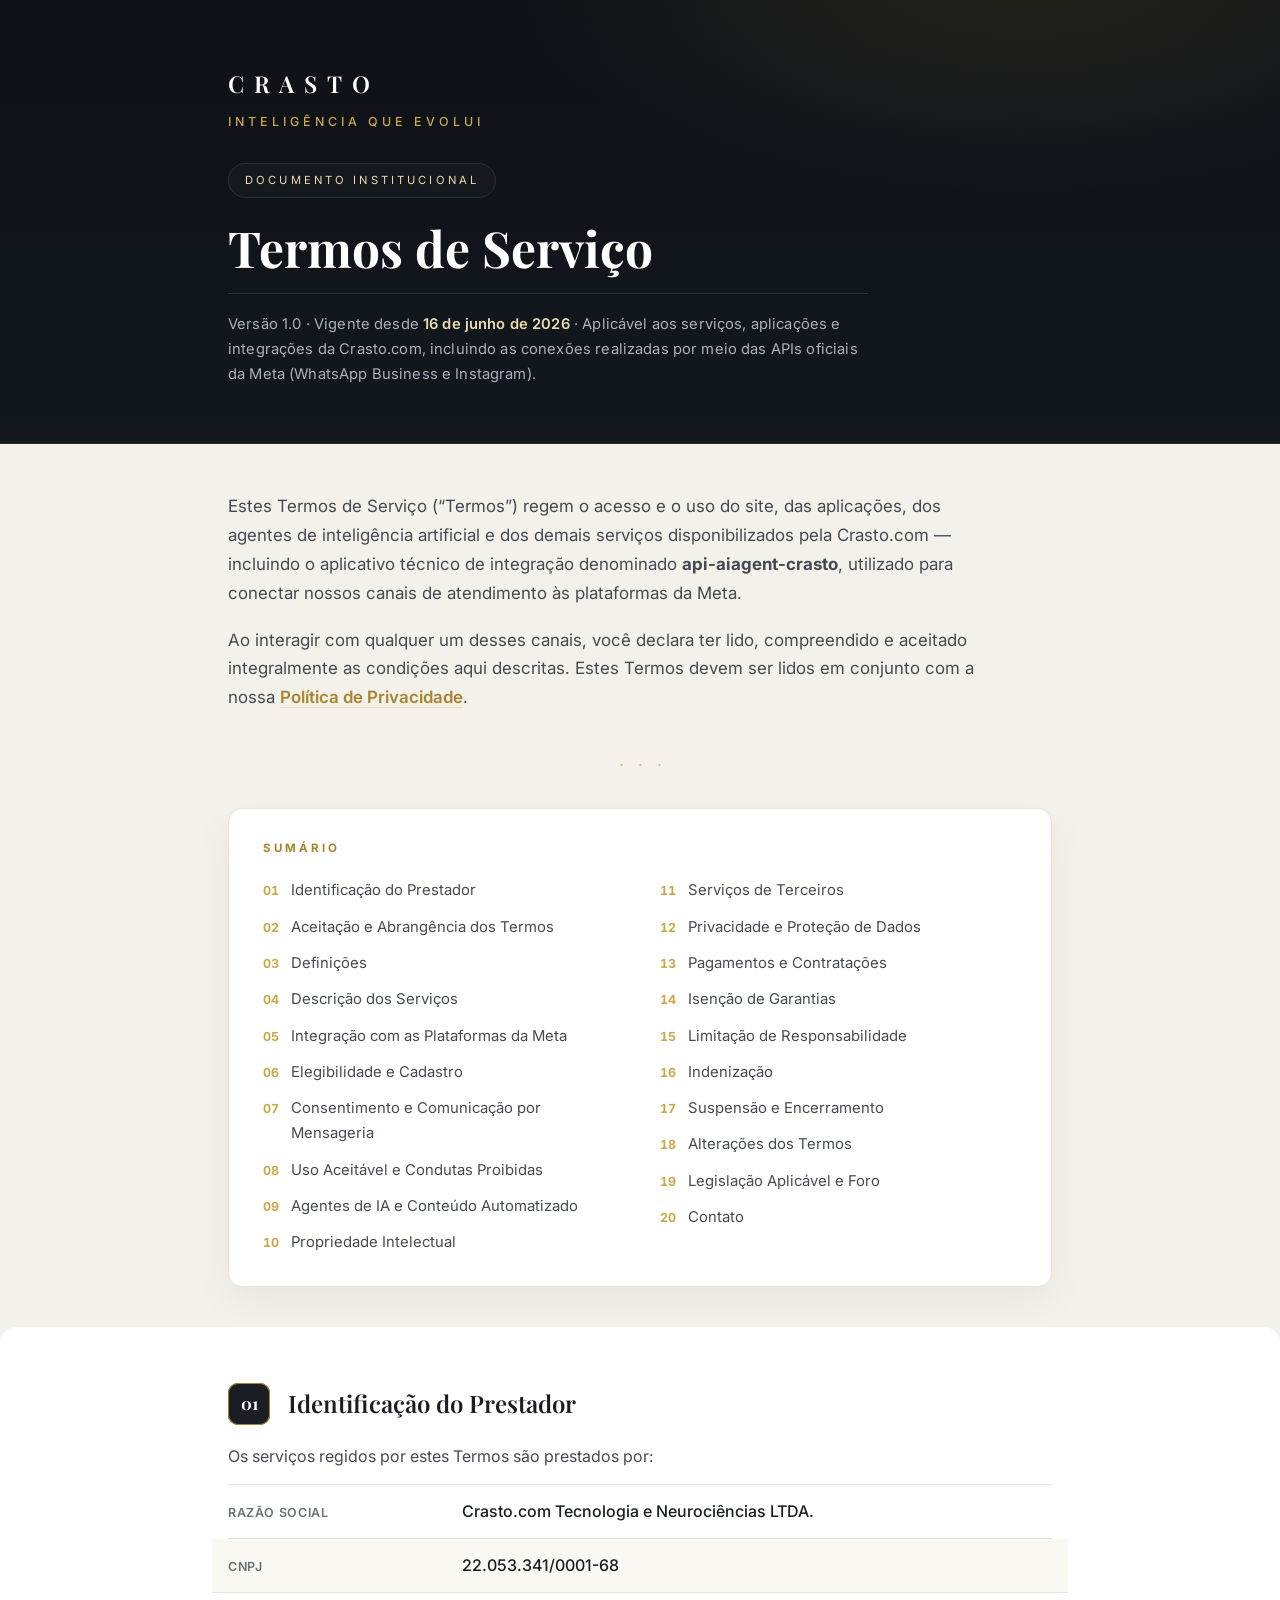
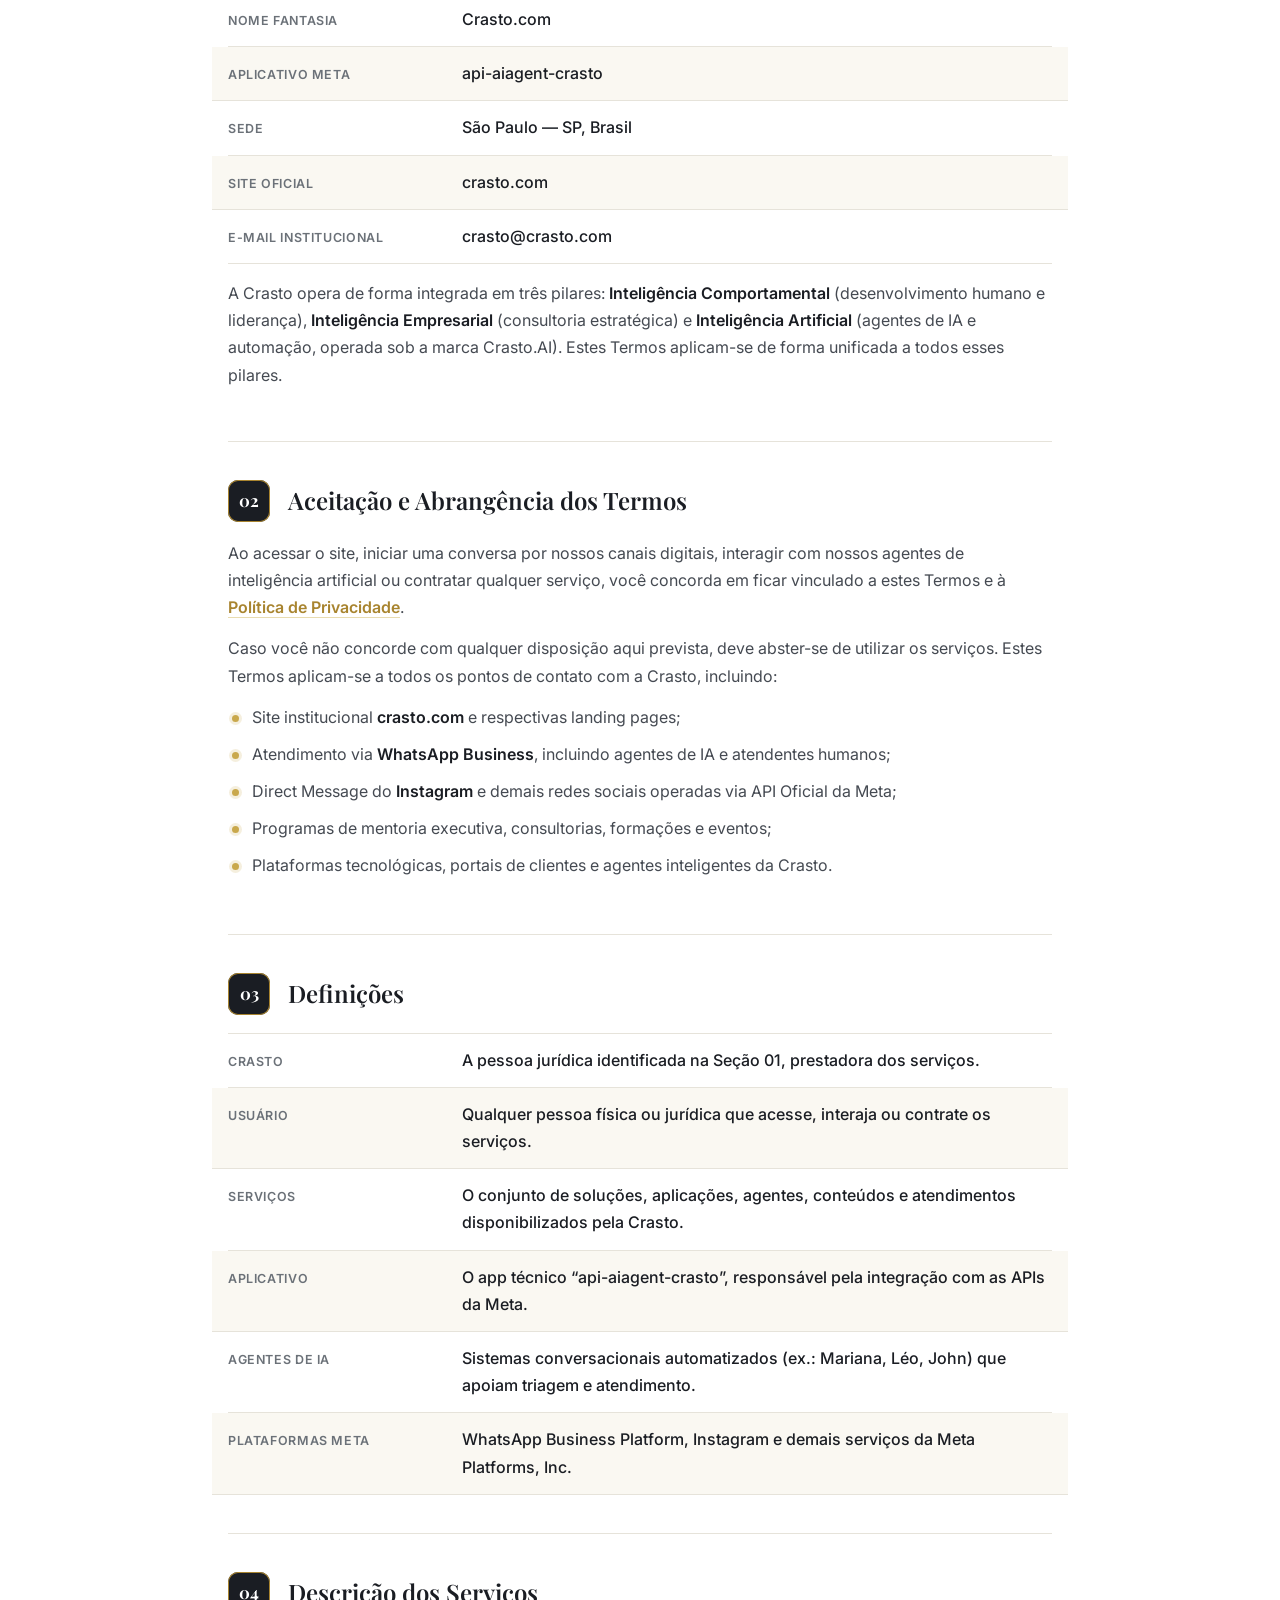
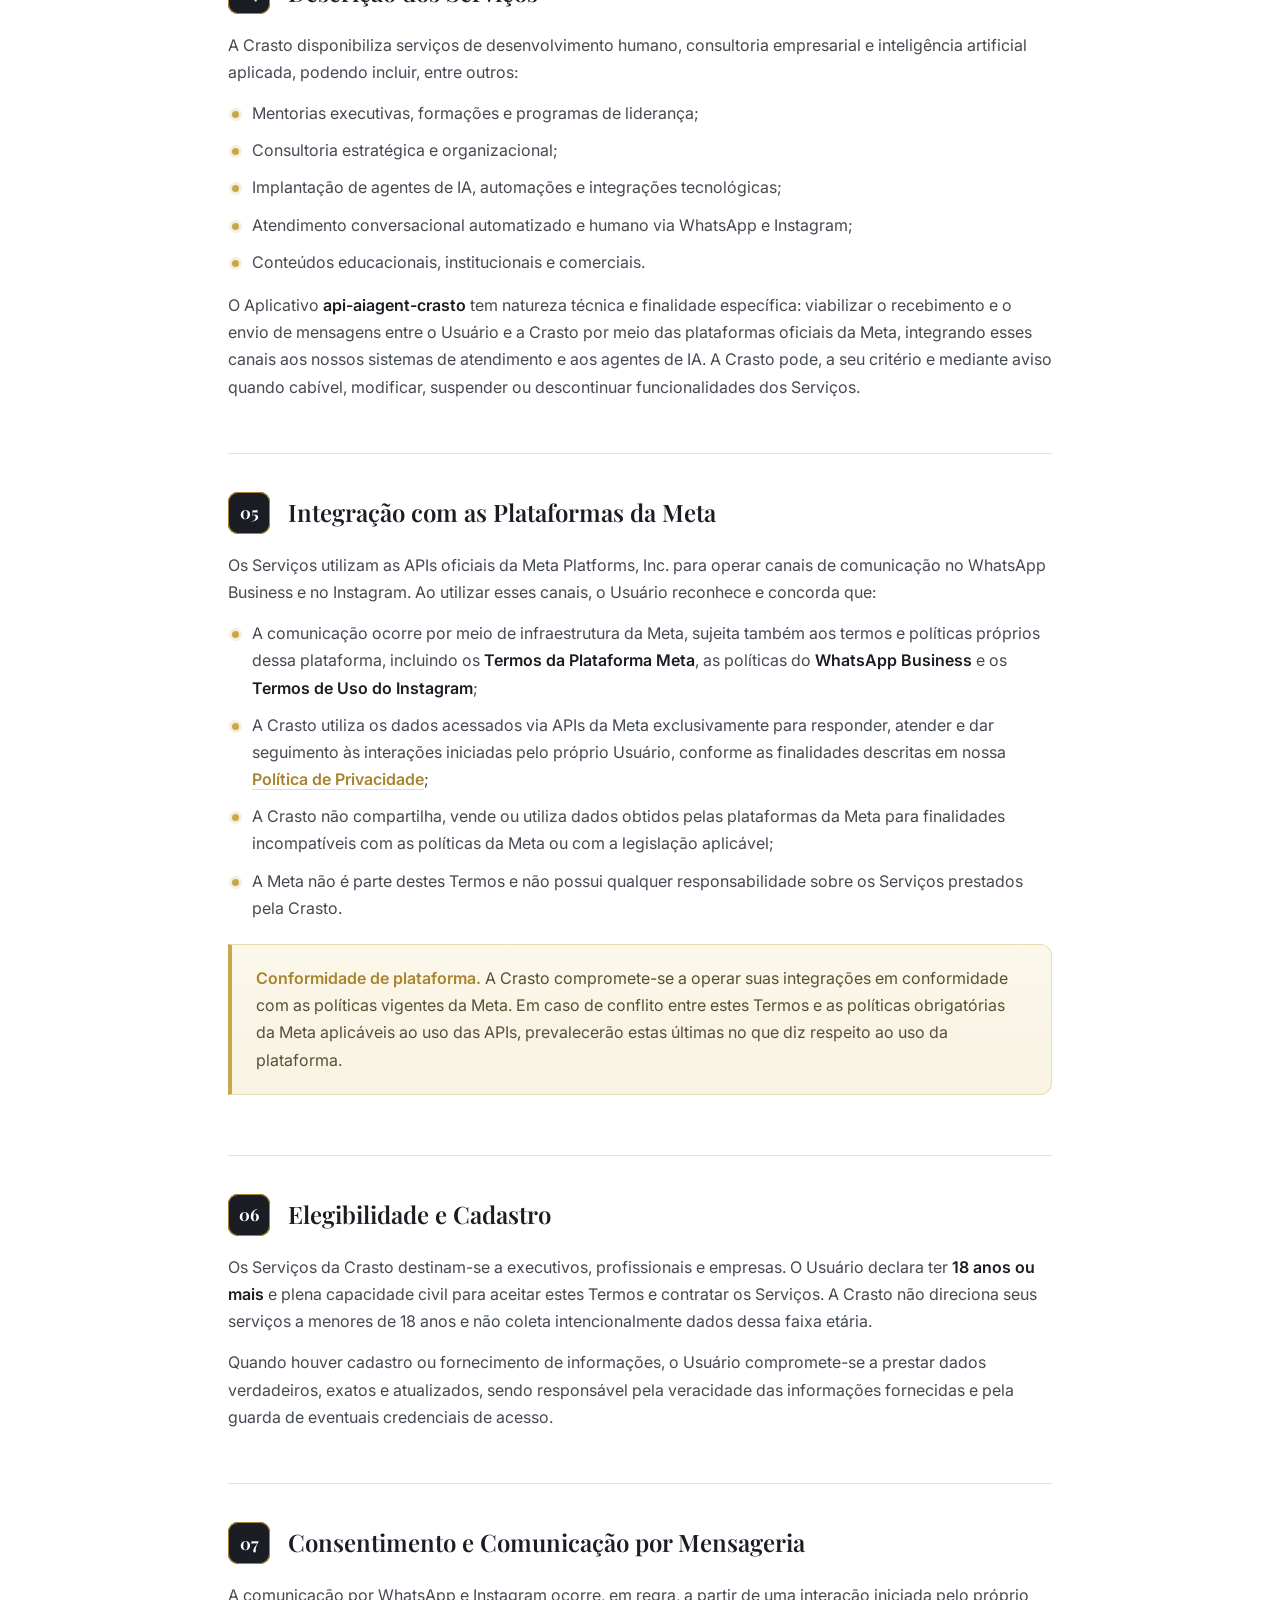
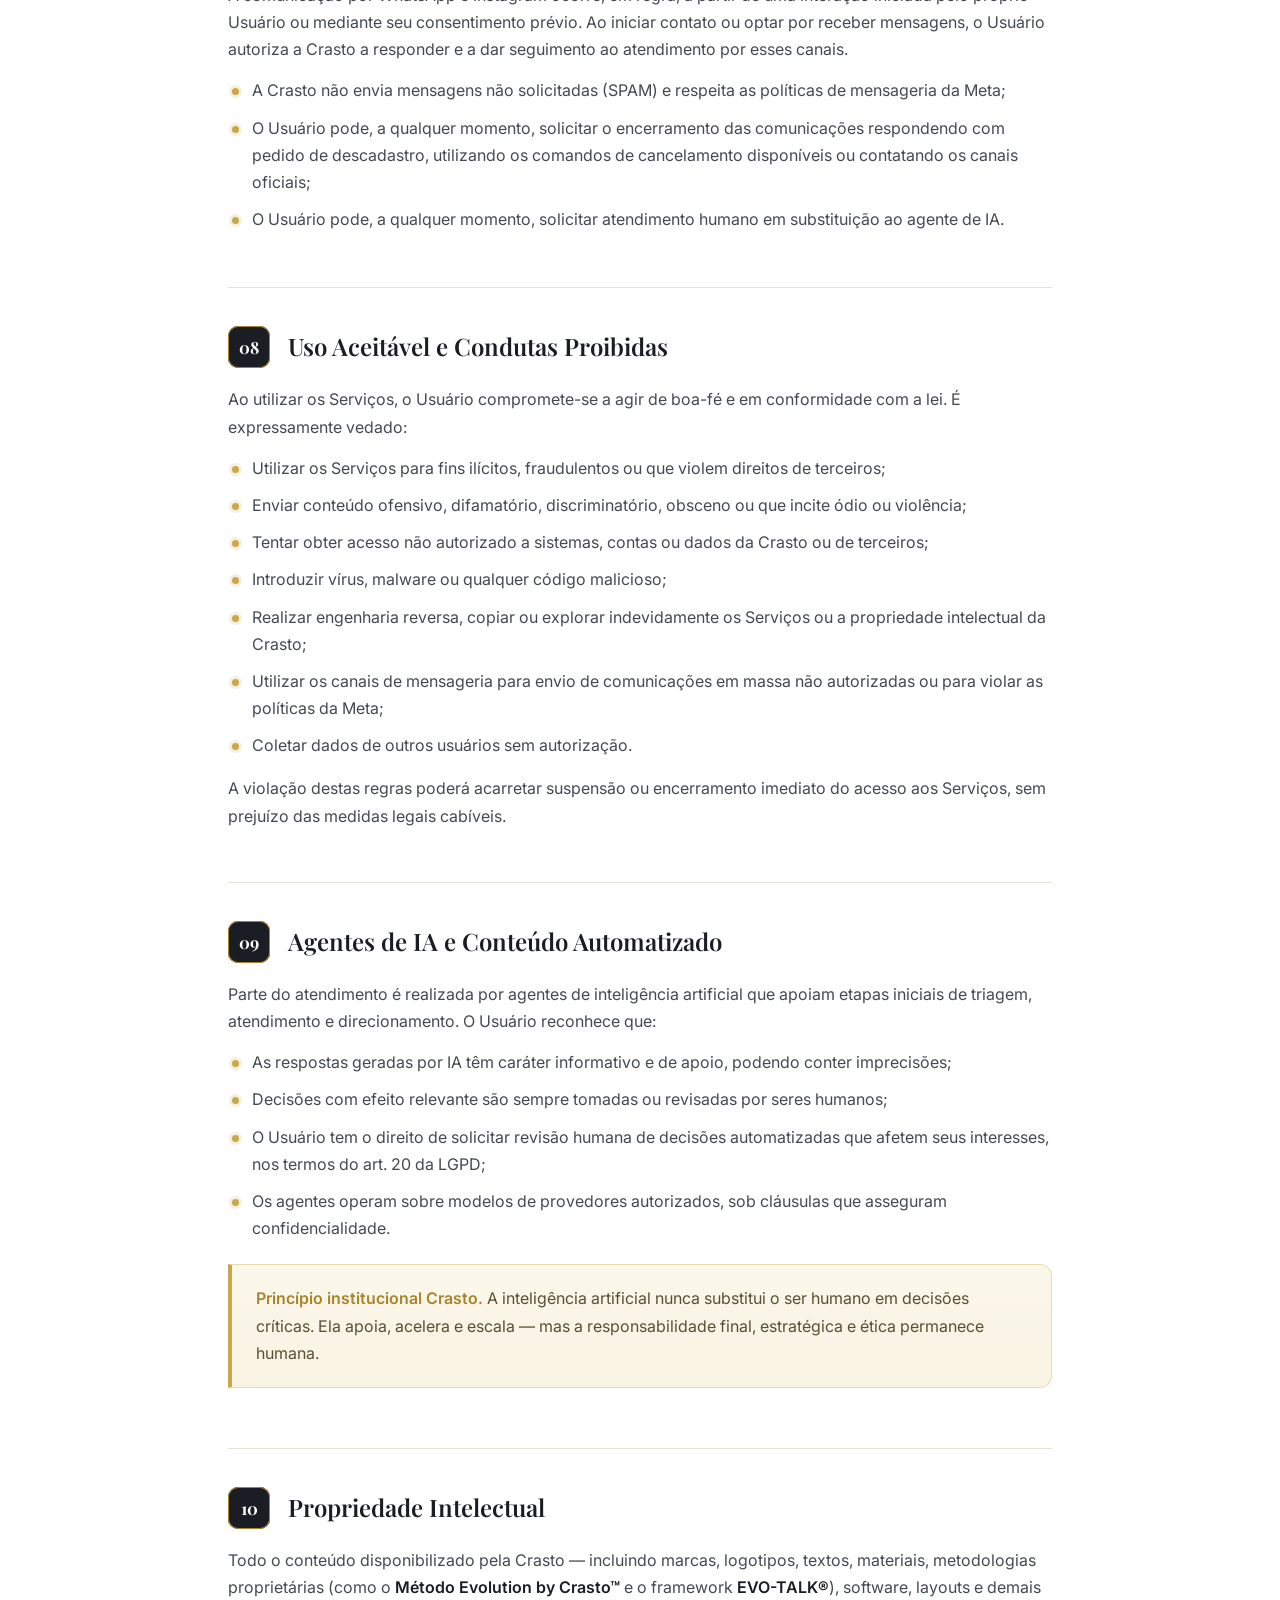
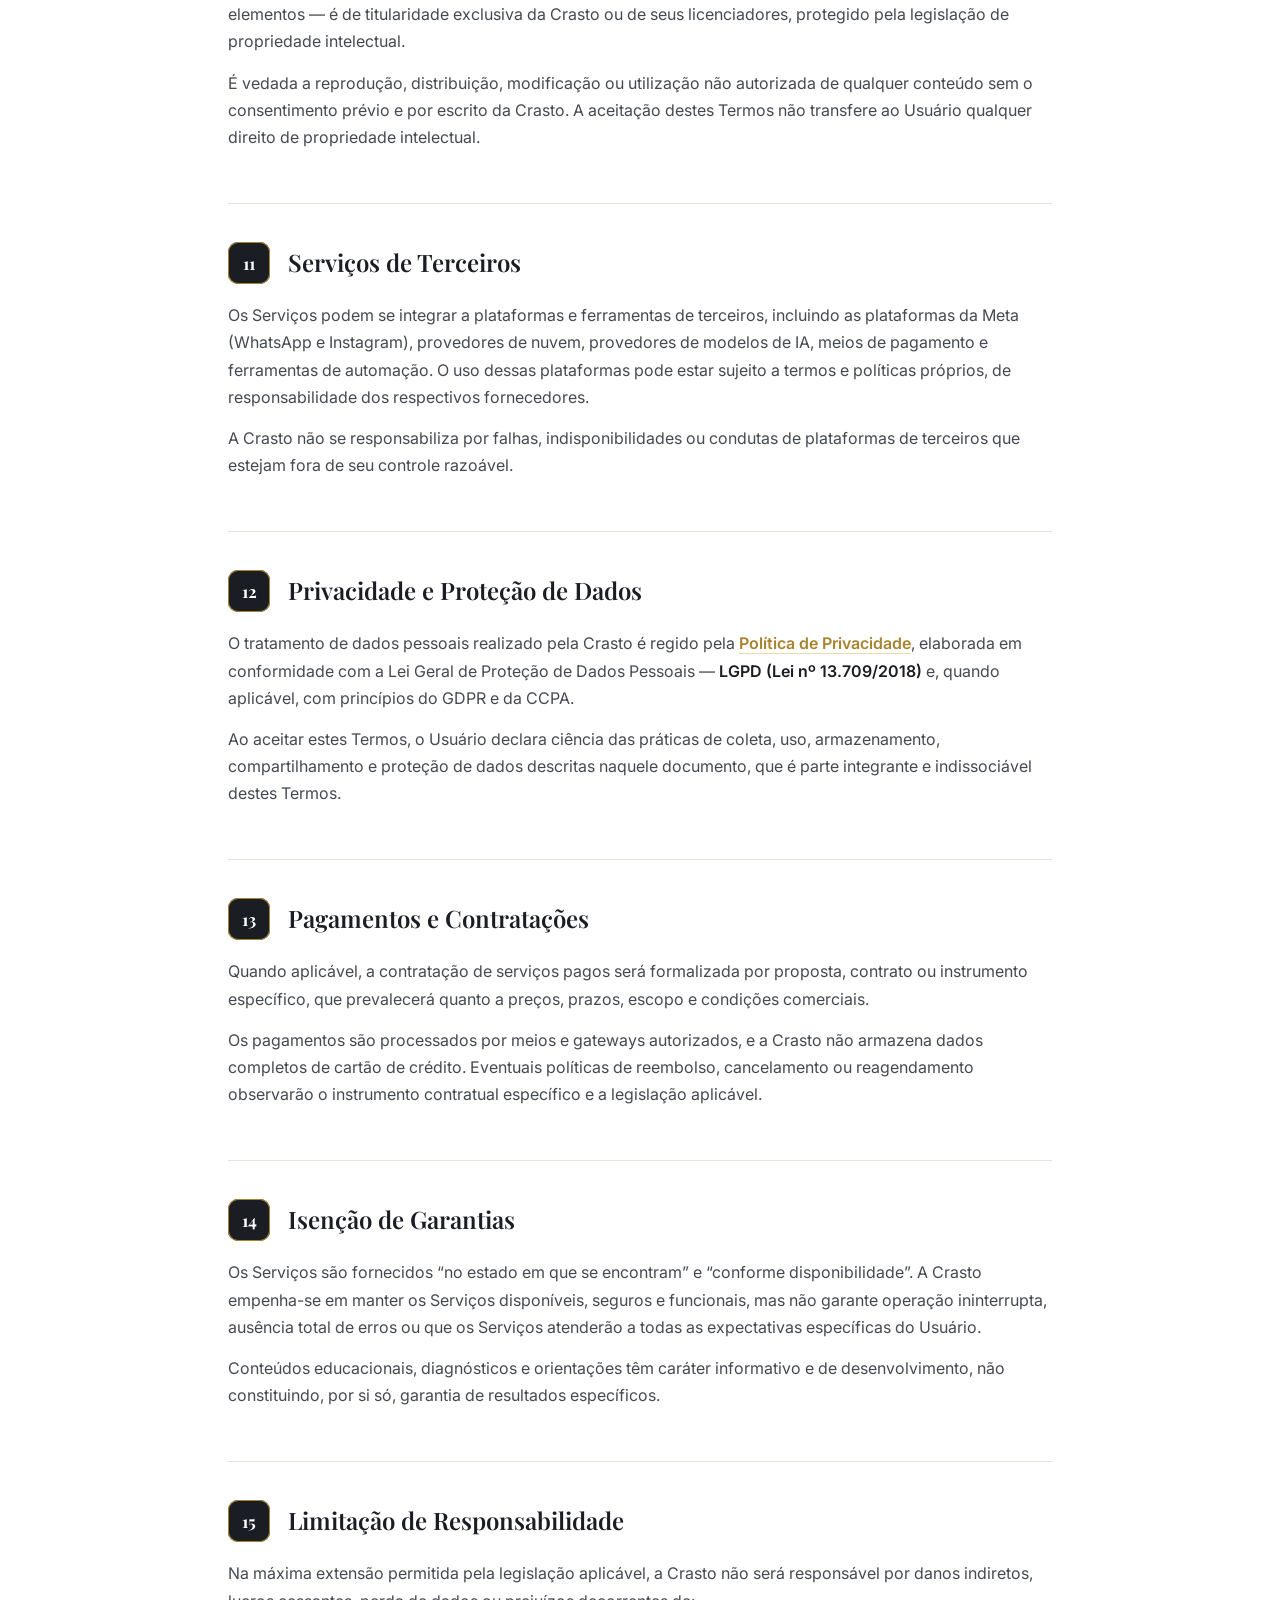
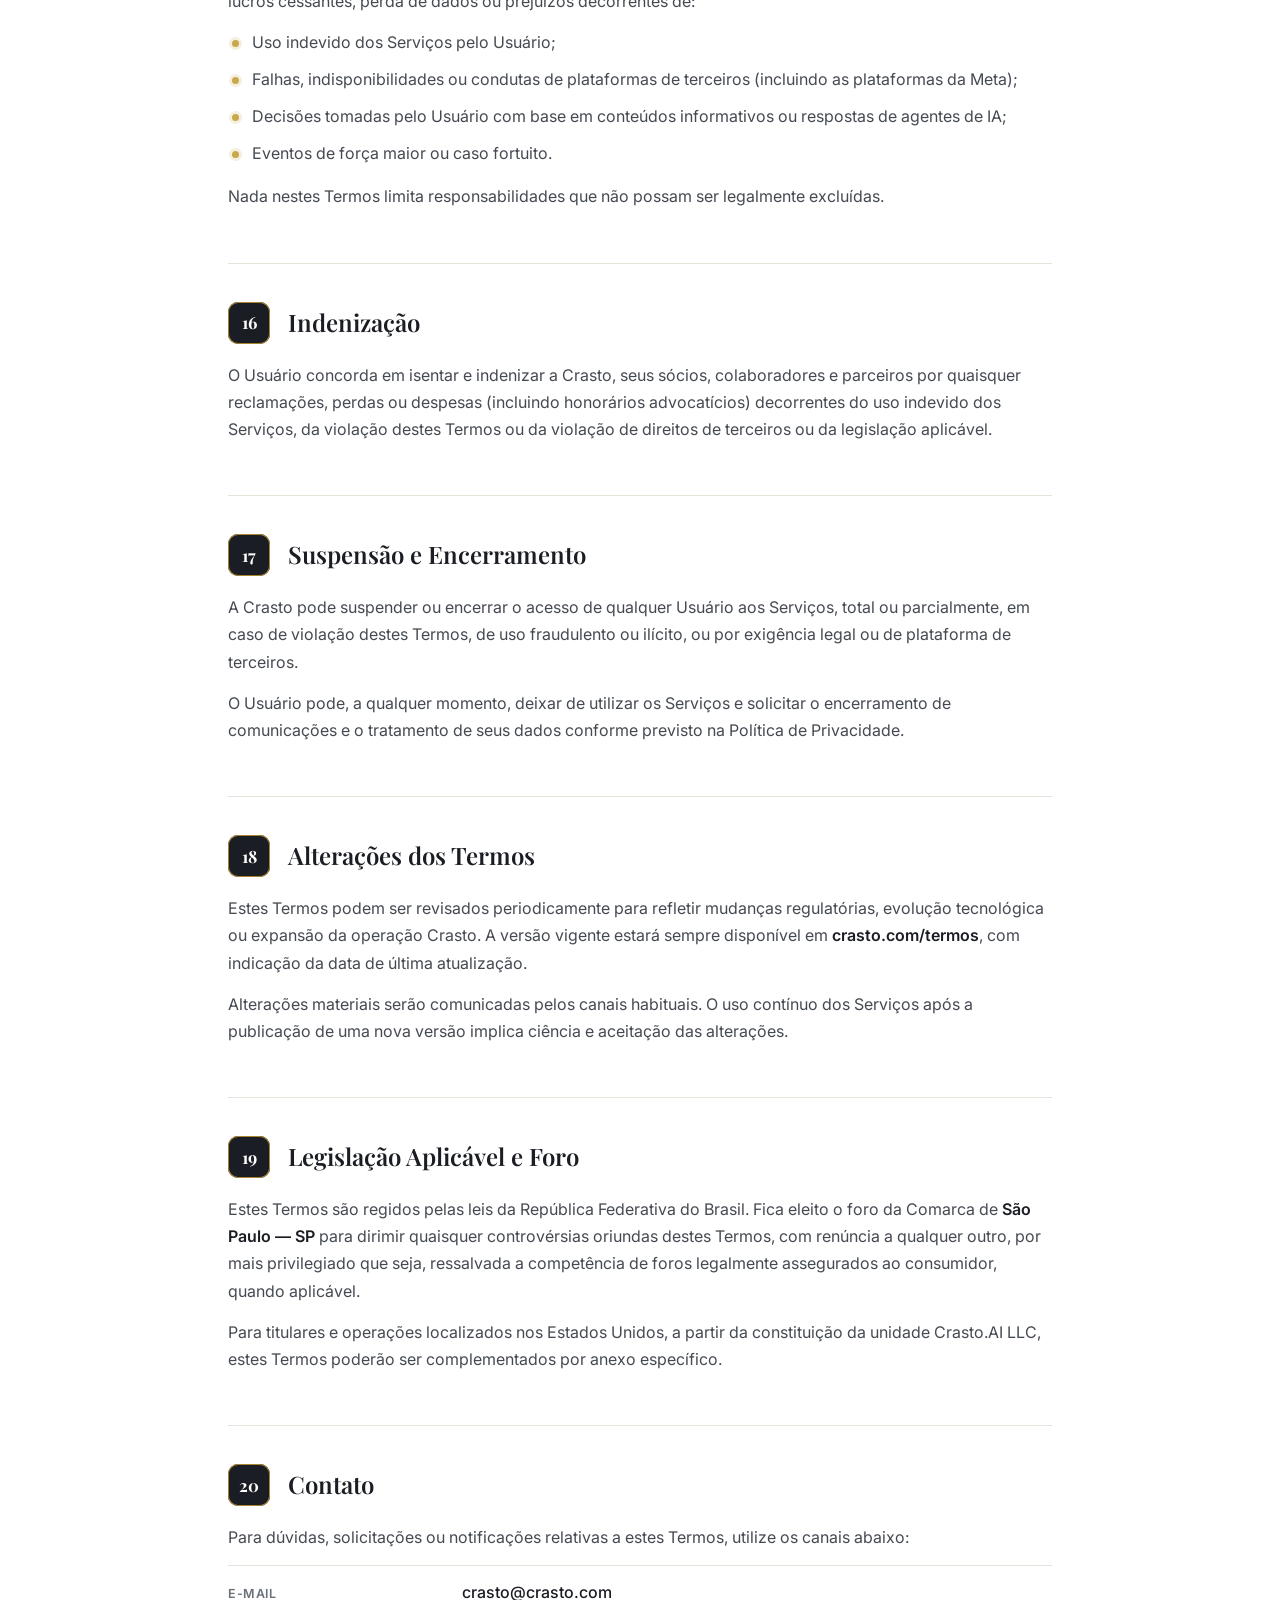
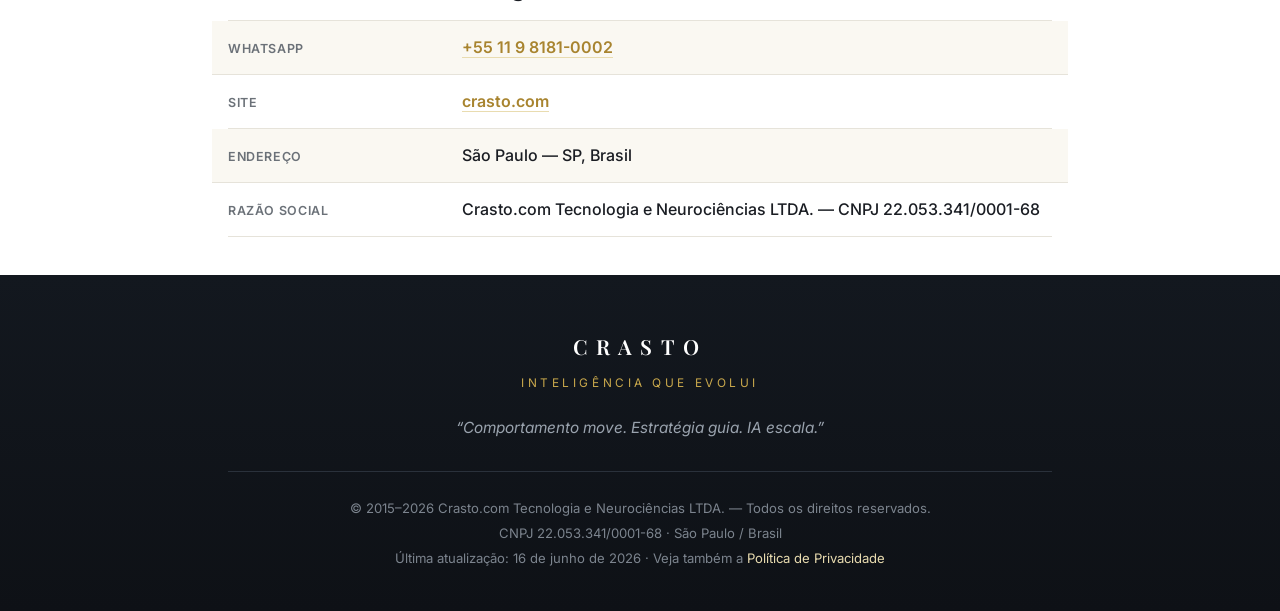
<file: termos/termos.html>
<!DOCTYPE html>
<html lang="pt-BR">
<head>
<meta charset="UTF-8">
<meta name="viewport" content="width=device-width, initial-scale=1.0">
<title>Termos de Serviço | Crasto.com</title>
<meta name="description" content="Termos de Serviço da Crasto.com — Inteligência Comportamental, Empresarial e Artificial. Aplicações, agentes de IA e integrações via APIs oficiais da Meta (WhatsApp Business e Instagram).">
<meta name="robots" content="index, follow">
<link rel="preconnect" href="https://fonts.googleapis.com">
<link rel="preconnect" href="https://fonts.gstatic.com" crossorigin>
<link href="https://fonts.googleapis.com/css2?family=Playfair+Display:wght@500;600;700&family=Inter:wght@300;400;500;600;700&display=swap" rel="stylesheet">
<style>
  :root{
    --bg:#0e1116;
    --surface:#ffffff;
    --ink:#1a1d23;
    --ink-soft:#454a52;
    --ink-mute:#6b7178;
    --line:#e6e3da;
    --gold:#C9A84C;
    --gold-soft:#e9dcb0;
    --gold-deep:#a8842f;
    --dark:#0e1116;
    --dark-2:#161b22;
    --dark-line:#2a313b;
    --max:880px;
  }
  *{margin:0;padding:0;box-sizing:border-box}
  html{scroll-behavior:smooth}
  body{
    font-family:'Inter',-apple-system,BlinkMacSystemFont,'Segoe UI',sans-serif;
    background:#f3f1ea;
    color:var(--ink);
    line-height:1.7;
    -webkit-font-smoothing:antialiased;
    font-size:16px;
  }
  .wrap{max-width:var(--max);margin:0 auto;padding:0 28px}

  /* ===== HERO ===== */
  .hero{
    background:linear-gradient(180deg,#0e1116 0%,#13181f 100%);
    color:#fff;
    padding:64px 0 56px;
    border-bottom:1px solid var(--dark-line);
    position:relative;
    overflow:hidden;
  }
  .hero::after{
    content:"";position:absolute;inset:0;
    background:radial-gradient(900px 400px at 80% -10%,rgba(201,168,76,.12),transparent 60%);
    pointer-events:none;
  }
  .brand{
    font-family:'Playfair Display',serif;
    font-size:1.45rem;letter-spacing:.42em;
    color:#fff;font-weight:600;text-transform:uppercase;
  }
  .brand-sub{
    color:var(--gold);font-size:.78rem;letter-spacing:.32em;
    text-transform:uppercase;margin-top:8px;font-weight:500;
  }
  .doc-tag{
    display:inline-block;margin-top:30px;font-size:.7rem;letter-spacing:.28em;
    text-transform:uppercase;color:var(--gold-soft);
    border:1px solid var(--dark-line);border-radius:999px;
    padding:7px 16px;background:rgba(255,255,255,.02);
  }
  .hero h1{
    font-family:'Playfair Display',serif;
    font-size:clamp(2.1rem,5vw,3.1rem);
    font-weight:700;line-height:1.12;margin-top:22px;color:#fff;
  }
  .hero .meta{
    margin-top:18px;color:#aab2bd;font-size:.92rem;letter-spacing:.01em;
    border-top:1px solid var(--dark-line);padding-top:18px;max-width:640px;
  }
  .hero .meta strong{color:var(--gold-soft);font-weight:600}

  /* ===== INTRO ===== */
  .intro{background:#f3f1ea;padding:48px 0 8px}
  .lead{font-size:1.06rem;color:var(--ink-soft);max-width:780px}
  .lead + .lead{margin-top:18px}
  .rule{display:flex;justify-content:center;gap:14px;color:var(--gold);font-size:1.1rem;margin:38px 0 6px;opacity:.7}

  /* ===== TOC ===== */
  .toc{
    background:var(--surface);border:1px solid var(--line);
    border-radius:14px;padding:30px 34px;margin:14px 0 40px;
    box-shadow:0 14px 40px rgba(20,20,20,.05);
  }
  .toc h2{
    font-size:.72rem;letter-spacing:.26em;text-transform:uppercase;
    color:var(--gold-deep);font-weight:700;margin-bottom:20px;
  }
  .toc ol{list-style:none;counter-reset:toc;columns:2;column-gap:40px}
  .toc li{counter-increment:toc;margin-bottom:11px;break-inside:avoid;font-size:.93rem}
  .toc li a{
    color:var(--ink-soft);text-decoration:none;display:flex;gap:12px;
    transition:color .18s;align-items:baseline;
  }
  .toc li a::before{
    content:counter(toc,decimal-leading-zero);
    color:var(--gold);font-weight:700;font-size:.78rem;
    font-variant-numeric:tabular-nums;flex:0 0 auto;
  }
  .toc li a:hover{color:var(--gold-deep)}

  /* ===== SECTIONS ===== */
  .doc{background:var(--surface);border-radius:16px 16px 0 0;padding:18px 0 0}
  section.block{
    scroll-margin-top:24px;padding:38px 0;border-bottom:1px solid var(--line);
  }
  section.block:last-of-type{border-bottom:none}
  .sec-head{display:flex;align-items:flex-start;gap:18px;margin-bottom:18px}
  .sec-num{
    flex:0 0 auto;font-family:'Playfair Display',serif;font-weight:700;
    font-size:1.05rem;color:#fff;background:var(--ink);
    width:42px;height:42px;border-radius:10px;
    display:flex;align-items:center;justify-content:center;
    box-shadow:inset 0 0 0 1px var(--gold-deep);
  }
  .sec-head h2{
    font-family:'Playfair Display',serif;font-weight:600;
    font-size:1.5rem;color:var(--ink);line-height:1.25;padding-top:5px;
  }
  .block h3{
    font-size:1.02rem;font-weight:700;color:var(--ink);
    margin:26px 0 10px;letter-spacing:.005em;
  }
  .block p{color:var(--ink-soft);margin-bottom:14px}
  .block ul{list-style:none;margin:6px 0 16px}
  .block ul li{
    position:relative;padding-left:24px;margin-bottom:10px;color:var(--ink-soft);
  }
  .block ul li::before{
    content:"";position:absolute;left:4px;top:11px;
    width:7px;height:7px;border-radius:50%;
    background:var(--gold);box-shadow:0 0 0 3px rgba(201,168,76,.18);
  }
  .block strong{color:var(--ink);font-weight:600}
  a.inline{color:var(--gold-deep);font-weight:600;text-decoration:none;border-bottom:1px solid var(--gold-soft)}
  a.inline:hover{border-bottom-color:var(--gold-deep)}

  /* key-value rows */
  .kv{border-top:1px solid var(--line);margin-top:8px}
  .kv .row{display:flex;gap:24px;padding:13px 0;border-bottom:1px solid var(--line);align-items:baseline}
  .kv .row:nth-child(even){background:#faf8f2;margin:0 -16px;padding-left:16px;padding-right:16px}
  .kv .k{flex:0 0 210px;font-size:.78rem;letter-spacing:.05em;text-transform:uppercase;color:var(--ink-mute);font-weight:600}
  .kv .v{color:var(--ink);font-weight:500}

  /* callout */
  .callout{
    background:linear-gradient(180deg,#fbf7ea,#f8f3e2);
    border:1px solid var(--gold-soft);border-left:4px solid var(--gold);
    border-radius:0 12px 12px 0;padding:20px 24px;margin:22px 0;
  }
  .callout p{margin:0;color:#5a4f33}
  .callout strong{color:var(--gold-deep)}

  /* enumerated rights cards */
  .rights{display:grid;grid-template-columns:1fr;gap:0;border-top:1px solid var(--line);margin-top:10px}
  .rights .item{display:flex;gap:18px;padding:16px 0;border-bottom:1px solid var(--line)}
  .rights .rn{flex:0 0 34px;font-family:'Playfair Display',serif;color:var(--gold-deep);font-weight:700;font-size:1.05rem}
  .rights .rc strong{display:block;color:var(--ink);margin-bottom:2px;font-weight:600}
  .rights .rc span{color:var(--ink-soft);font-size:.94rem}

  /* ===== FOOTER ===== */
  .ft{background:linear-gradient(180deg,#13181f,#0e1116);color:#cbd2db;padding:54px 0 40px;text-align:center}
  .ft .b{font-family:'Playfair Display',serif;font-size:1.3rem;letter-spacing:.4em;color:#fff;font-weight:600}
  .ft .s{color:var(--gold);font-size:.74rem;letter-spacing:.3em;text-transform:uppercase;margin-top:8px}
  .ft .m{font-style:italic;color:#9aa3ae;margin:22px auto 0;max-width:520px;font-size:.96rem}
  .ft .legal{border-top:1px solid var(--dark-line);margin-top:30px;padding-top:24px;font-size:.82rem;color:#7c848e;line-height:1.9}
  .ft a{color:var(--gold-soft);text-decoration:none}
  .ft a:hover{text-decoration:underline}

  @media(max-width:680px){
    .wrap{padding:0 20px}
    .toc{padding:24px}
    .toc ol{columns:1}
    .kv .k{flex-basis:140px;font-size:.72rem}
    .sec-head h2{font-size:1.3rem}
    .hero{padding:48px 0 42px}
  }
</style>
</head>
<body>

<!-- HERO -->
<header class="hero">
  <div class="wrap">
    <div class="brand">CRASTO</div>
    <div class="brand-sub">Inteligência que Evolui</div>
    <span class="doc-tag">Documento Institucional</span>
    <h1>Termos de Serviço</h1>
    <p class="meta">Versão 1.0 · Vigente desde <strong>16 de junho de 2026</strong> · Aplicável aos serviços, aplicações e integrações da Crasto.com, incluindo as conexões realizadas por meio das APIs oficiais da Meta (WhatsApp Business e Instagram).</p>
  </div>
</header>

<!-- INTRO -->
<div class="intro">
  <div class="wrap">
    <p class="lead">Estes Termos de Serviço (“Termos”) regem o acesso e o uso do site, das aplicações, dos agentes de inteligência artificial e dos demais serviços disponibilizados pela Crasto.com — incluindo o aplicativo técnico de integração denominado <strong>api-aiagent-crasto</strong>, utilizado para conectar nossos canais de atendimento às plataformas da Meta.</p>
    <p class="lead">Ao interagir com qualquer um desses canais, você declara ter lido, compreendido e aceitado integralmente as condições aqui descritas. Estes Termos devem ser lidos em conjunto com a nossa <a class="inline" href="https://crasto.com/politicas-de-privacidade/">Política de Privacidade</a>.</p>
    <div class="rule"><span>·</span><span>·</span><span>·</span></div>
  </div>
</div>

<!-- TOC -->
<div class="wrap">
  <nav class="toc">
    <h2>Sumário</h2>
    <ol>
      <li><a href="#identificacao">Identificação do Prestador</a></li>
      <li><a href="#aceitacao">Aceitação e Abrangência dos Termos</a></li>
      <li><a href="#definicoes">Definições</a></li>
      <li><a href="#servico">Descrição dos Serviços</a></li>
      <li><a href="#meta">Integração com as Plataformas da Meta</a></li>
      <li><a href="#elegibilidade">Elegibilidade e Cadastro</a></li>
      <li><a href="#consentimento">Consentimento e Comunicação por Mensageria</a></li>
      <li><a href="#uso">Uso Aceitável e Condutas Proibidas</a></li>
      <li><a href="#ia">Agentes de IA e Conteúdo Automatizado</a></li>
      <li><a href="#pi">Propriedade Intelectual</a></li>
      <li><a href="#terceiros">Serviços de Terceiros</a></li>
      <li><a href="#privacidade">Privacidade e Proteção de Dados</a></li>
      <li><a href="#pagamentos">Pagamentos e Contratações</a></li>
      <li><a href="#garantias">Isenção de Garantias</a></li>
      <li><a href="#responsabilidade">Limitação de Responsabilidade</a></li>
      <li><a href="#indenizacao">Indenização</a></li>
      <li><a href="#suspensao">Suspensão e Encerramento</a></li>
      <li><a href="#alteracoes">Alterações dos Termos</a></li>
      <li><a href="#legislacao">Legislação Aplicável e Foro</a></li>
      <li><a href="#contato">Contato</a></li>
    </ol>
  </nav>
</div>

<!-- DOCUMENT -->
<main class="doc">
<div class="wrap">

  <section class="block" id="identificacao">
    <div class="sec-head"><div class="sec-num">01</div><h2>Identificação do Prestador</h2></div>
    <p>Os serviços regidos por estes Termos são prestados por:</p>
    <div class="kv">
      <div class="row"><div class="k">Razão Social</div><div class="v">Crasto.com Tecnologia e Neurociências LTDA.</div></div>
      <div class="row"><div class="k">CNPJ</div><div class="v">22.053.341/0001-68</div></div>
      <div class="row"><div class="k">Nome Fantasia</div><div class="v">Crasto.com</div></div>
      <div class="row"><div class="k">Aplicativo Meta</div><div class="v">api-aiagent-crasto</div></div>
      <div class="row"><div class="k">Sede</div><div class="v">São Paulo — SP, Brasil</div></div>
      <div class="row"><div class="k">Site Oficial</div><div class="v">crasto.com</div></div>
      <div class="row"><div class="k">E-mail Institucional</div><div class="v">crasto@crasto.com</div></div>
    </div>
    <p style="margin-top:16px">A Crasto opera de forma integrada em três pilares: <strong>Inteligência Comportamental</strong> (desenvolvimento humano e liderança), <strong>Inteligência Empresarial</strong> (consultoria estratégica) e <strong>Inteligência Artificial</strong> (agentes de IA e automação, operada sob a marca Crasto.AI). Estes Termos aplicam-se de forma unificada a todos esses pilares.</p>
  </section>

  <section class="block" id="aceitacao">
    <div class="sec-head"><div class="sec-num">02</div><h2>Aceitação e Abrangência dos Termos</h2></div>
    <p>Ao acessar o site, iniciar uma conversa por nossos canais digitais, interagir com nossos agentes de inteligência artificial ou contratar qualquer serviço, você concorda em ficar vinculado a estes Termos e à <a class="inline" href="https://crasto.com/politicas-de-privacidade/">Política de Privacidade</a>.</p>
    <p>Caso você não concorde com qualquer disposição aqui prevista, deve abster-se de utilizar os serviços. Estes Termos aplicam-se a todos os pontos de contato com a Crasto, incluindo:</p>
    <ul>
      <li>Site institucional <strong>crasto.com</strong> e respectivas landing pages;</li>
      <li>Atendimento via <strong>WhatsApp Business</strong>, incluindo agentes de IA e atendentes humanos;</li>
      <li>Direct Message do <strong>Instagram</strong> e demais redes sociais operadas via API Oficial da Meta;</li>
      <li>Programas de mentoria executiva, consultorias, formações e eventos;</li>
      <li>Plataformas tecnológicas, portais de clientes e agentes inteligentes da Crasto.</li>
    </ul>
  </section>

  <section class="block" id="definicoes">
    <div class="sec-head"><div class="sec-num">03</div><h2>Definições</h2></div>
    <div class="kv">
      <div class="row"><div class="k">Crasto</div><div class="v">A pessoa jurídica identificada na Seção 01, prestadora dos serviços.</div></div>
      <div class="row"><div class="k">Usuário</div><div class="v">Qualquer pessoa física ou jurídica que acesse, interaja ou contrate os serviços.</div></div>
      <div class="row"><div class="k">Serviços</div><div class="v">O conjunto de soluções, aplicações, agentes, conteúdos e atendimentos disponibilizados pela Crasto.</div></div>
      <div class="row"><div class="k">Aplicativo</div><div class="v">O app técnico “api-aiagent-crasto”, responsável pela integração com as APIs da Meta.</div></div>
      <div class="row"><div class="k">Agentes de IA</div><div class="v">Sistemas conversacionais automatizados (ex.: Mariana, Léo, John) que apoiam triagem e atendimento.</div></div>
      <div class="row"><div class="k">Plataformas Meta</div><div class="v">WhatsApp Business Platform, Instagram e demais serviços da Meta Platforms, Inc.</div></div>
    </div>
  </section>

  <section class="block" id="servico">
    <div class="sec-head"><div class="sec-num">04</div><h2>Descrição dos Serviços</h2></div>
    <p>A Crasto disponibiliza serviços de desenvolvimento humano, consultoria empresarial e inteligência artificial aplicada, podendo incluir, entre outros:</p>
    <ul>
      <li>Mentorias executivas, formações e programas de liderança;</li>
      <li>Consultoria estratégica e organizacional;</li>
      <li>Implantação de agentes de IA, automações e integrações tecnológicas;</li>
      <li>Atendimento conversacional automatizado e humano via WhatsApp e Instagram;</li>
      <li>Conteúdos educacionais, institucionais e comerciais.</li>
    </ul>
    <p>O Aplicativo <strong>api-aiagent-crasto</strong> tem natureza técnica e finalidade específica: viabilizar o recebimento e o envio de mensagens entre o Usuário e a Crasto por meio das plataformas oficiais da Meta, integrando esses canais aos nossos sistemas de atendimento e aos agentes de IA. A Crasto pode, a seu critério e mediante aviso quando cabível, modificar, suspender ou descontinuar funcionalidades dos Serviços.</p>
  </section>

  <section class="block" id="meta">
    <div class="sec-head"><div class="sec-num">05</div><h2>Integração com as Plataformas da Meta</h2></div>
    <p>Os Serviços utilizam as APIs oficiais da Meta Platforms, Inc. para operar canais de comunicação no WhatsApp Business e no Instagram. Ao utilizar esses canais, o Usuário reconhece e concorda que:</p>
    <ul>
      <li>A comunicação ocorre por meio de infraestrutura da Meta, sujeita também aos termos e políticas próprios dessa plataforma, incluindo os <strong>Termos da Plataforma Meta</strong>, as políticas do <strong>WhatsApp Business</strong> e os <strong>Termos de Uso do Instagram</strong>;</li>
      <li>A Crasto utiliza os dados acessados via APIs da Meta exclusivamente para responder, atender e dar seguimento às interações iniciadas pelo próprio Usuário, conforme as finalidades descritas em nossa <a class="inline" href="https://crasto.com/politicas-de-privacidade/">Política de Privacidade</a>;</li>
      <li>A Crasto não compartilha, vende ou utiliza dados obtidos pelas plataformas da Meta para finalidades incompatíveis com as políticas da Meta ou com a legislação aplicável;</li>
      <li>A Meta não é parte destes Termos e não possui qualquer responsabilidade sobre os Serviços prestados pela Crasto.</li>
    </ul>
    <div class="callout"><p><strong>Conformidade de plataforma.</strong> A Crasto compromete-se a operar suas integrações em conformidade com as políticas vigentes da Meta. Em caso de conflito entre estes Termos e as políticas obrigatórias da Meta aplicáveis ao uso das APIs, prevalecerão estas últimas no que diz respeito ao uso da plataforma.</p></div>
  </section>

  <section class="block" id="elegibilidade">
    <div class="sec-head"><div class="sec-num">06</div><h2>Elegibilidade e Cadastro</h2></div>
    <p>Os Serviços da Crasto destinam-se a executivos, profissionais e empresas. O Usuário declara ter <strong>18 anos ou mais</strong> e plena capacidade civil para aceitar estes Termos e contratar os Serviços. A Crasto não direciona seus serviços a menores de 18 anos e não coleta intencionalmente dados dessa faixa etária.</p>
    <p>Quando houver cadastro ou fornecimento de informações, o Usuário compromete-se a prestar dados verdadeiros, exatos e atualizados, sendo responsável pela veracidade das informações fornecidas e pela guarda de eventuais credenciais de acesso.</p>
  </section>

  <section class="block" id="consentimento">
    <div class="sec-head"><div class="sec-num">07</div><h2>Consentimento e Comunicação por Mensageria</h2></div>
    <p>A comunicação por WhatsApp e Instagram ocorre, em regra, a partir de uma interação iniciada pelo próprio Usuário ou mediante seu consentimento prévio. Ao iniciar contato ou optar por receber mensagens, o Usuário autoriza a Crasto a responder e a dar seguimento ao atendimento por esses canais.</p>
    <ul>
      <li>A Crasto não envia mensagens não solicitadas (SPAM) e respeita as políticas de mensageria da Meta;</li>
      <li>O Usuário pode, a qualquer momento, solicitar o encerramento das comunicações respondendo com pedido de descadastro, utilizando os comandos de cancelamento disponíveis ou contatando os canais oficiais;</li>
      <li>O Usuário pode, a qualquer momento, solicitar atendimento humano em substituição ao agente de IA.</li>
    </ul>
  </section>

  <section class="block" id="uso">
    <div class="sec-head"><div class="sec-num">08</div><h2>Uso Aceitável e Condutas Proibidas</h2></div>
    <p>Ao utilizar os Serviços, o Usuário compromete-se a agir de boa-fé e em conformidade com a lei. É expressamente vedado:</p>
    <ul>
      <li>Utilizar os Serviços para fins ilícitos, fraudulentos ou que violem direitos de terceiros;</li>
      <li>Enviar conteúdo ofensivo, difamatório, discriminatório, obsceno ou que incite ódio ou violência;</li>
      <li>Tentar obter acesso não autorizado a sistemas, contas ou dados da Crasto ou de terceiros;</li>
      <li>Introduzir vírus, malware ou qualquer código malicioso;</li>
      <li>Realizar engenharia reversa, copiar ou explorar indevidamente os Serviços ou a propriedade intelectual da Crasto;</li>
      <li>Utilizar os canais de mensageria para envio de comunicações em massa não autorizadas ou para violar as políticas da Meta;</li>
      <li>Coletar dados de outros usuários sem autorização.</li>
    </ul>
    <p>A violação destas regras poderá acarretar suspensão ou encerramento imediato do acesso aos Serviços, sem prejuízo das medidas legais cabíveis.</p>
  </section>

  <section class="block" id="ia">
    <div class="sec-head"><div class="sec-num">09</div><h2>Agentes de IA e Conteúdo Automatizado</h2></div>
    <p>Parte do atendimento é realizada por agentes de inteligência artificial que apoiam etapas iniciais de triagem, atendimento e direcionamento. O Usuário reconhece que:</p>
    <ul>
      <li>As respostas geradas por IA têm caráter informativo e de apoio, podendo conter imprecisões;</li>
      <li>Decisões com efeito relevante são sempre tomadas ou revisadas por seres humanos;</li>
      <li>O Usuário tem o direito de solicitar revisão humana de decisões automatizadas que afetem seus interesses, nos termos do art. 20 da LGPD;</li>
      <li>Os agentes operam sobre modelos de provedores autorizados, sob cláusulas que asseguram confidencialidade.</li>
    </ul>
    <div class="callout"><p><strong>Princípio institucional Crasto.</strong> A inteligência artificial nunca substitui o ser humano em decisões críticas. Ela apoia, acelera e escala — mas a responsabilidade final, estratégica e ética permanece humana.</p></div>
  </section>

  <section class="block" id="pi">
    <div class="sec-head"><div class="sec-num">10</div><h2>Propriedade Intelectual</h2></div>
    <p>Todo o conteúdo disponibilizado pela Crasto — incluindo marcas, logotipos, textos, materiais, metodologias proprietárias (como o <strong>Método Evolution by Crasto™</strong> e o framework <strong>EVO-TALK®</strong>), software, layouts e demais elementos — é de titularidade exclusiva da Crasto ou de seus licenciadores, protegido pela legislação de propriedade intelectual.</p>
    <p>É vedada a reprodução, distribuição, modificação ou utilização não autorizada de qualquer conteúdo sem o consentimento prévio e por escrito da Crasto. A aceitação destes Termos não transfere ao Usuário qualquer direito de propriedade intelectual.</p>
  </section>

  <section class="block" id="terceiros">
    <div class="sec-head"><div class="sec-num">11</div><h2>Serviços de Terceiros</h2></div>
    <p>Os Serviços podem se integrar a plataformas e ferramentas de terceiros, incluindo as plataformas da Meta (WhatsApp e Instagram), provedores de nuvem, provedores de modelos de IA, meios de pagamento e ferramentas de automação. O uso dessas plataformas pode estar sujeito a termos e políticas próprios, de responsabilidade dos respectivos fornecedores.</p>
    <p>A Crasto não se responsabiliza por falhas, indisponibilidades ou condutas de plataformas de terceiros que estejam fora de seu controle razoável.</p>
  </section>

  <section class="block" id="privacidade">
    <div class="sec-head"><div class="sec-num">12</div><h2>Privacidade e Proteção de Dados</h2></div>
    <p>O tratamento de dados pessoais realizado pela Crasto é regido pela <a class="inline" href="https://crasto.com/politicas-de-privacidade/">Política de Privacidade</a>, elaborada em conformidade com a Lei Geral de Proteção de Dados Pessoais — <strong>LGPD (Lei nº 13.709/2018)</strong> e, quando aplicável, com princípios do GDPR e da CCPA.</p>
    <p>Ao aceitar estes Termos, o Usuário declara ciência das práticas de coleta, uso, armazenamento, compartilhamento e proteção de dados descritas naquele documento, que é parte integrante e indissociável destes Termos.</p>
  </section>

  <section class="block" id="pagamentos">
    <div class="sec-head"><div class="sec-num">13</div><h2>Pagamentos e Contratações</h2></div>
    <p>Quando aplicável, a contratação de serviços pagos será formalizada por proposta, contrato ou instrumento específico, que prevalecerá quanto a preços, prazos, escopo e condições comerciais.</p>
    <p>Os pagamentos são processados por meios e gateways autorizados, e a Crasto não armazena dados completos de cartão de crédito. Eventuais políticas de reembolso, cancelamento ou reagendamento observarão o instrumento contratual específico e a legislação aplicável.</p>
  </section>

  <section class="block" id="garantias">
    <div class="sec-head"><div class="sec-num">14</div><h2>Isenção de Garantias</h2></div>
    <p>Os Serviços são fornecidos “no estado em que se encontram” e “conforme disponibilidade”. A Crasto empenha-se em manter os Serviços disponíveis, seguros e funcionais, mas não garante operação ininterrupta, ausência total de erros ou que os Serviços atenderão a todas as expectativas específicas do Usuário.</p>
    <p>Conteúdos educacionais, diagnósticos e orientações têm caráter informativo e de desenvolvimento, não constituindo, por si só, garantia de resultados específicos.</p>
  </section>

  <section class="block" id="responsabilidade">
    <div class="sec-head"><div class="sec-num">15</div><h2>Limitação de Responsabilidade</h2></div>
    <p>Na máxima extensão permitida pela legislação aplicável, a Crasto não será responsável por danos indiretos, lucros cessantes, perda de dados ou prejuízos decorrentes de:</p>
    <ul>
      <li>Uso indevido dos Serviços pelo Usuário;</li>
      <li>Falhas, indisponibilidades ou condutas de plataformas de terceiros (incluindo as plataformas da Meta);</li>
      <li>Decisões tomadas pelo Usuário com base em conteúdos informativos ou respostas de agentes de IA;</li>
      <li>Eventos de força maior ou caso fortuito.</li>
    </ul>
    <p>Nada nestes Termos limita responsabilidades que não possam ser legalmente excluídas.</p>
  </section>

  <section class="block" id="indenizacao">
    <div class="sec-head"><div class="sec-num">16</div><h2>Indenização</h2></div>
    <p>O Usuário concorda em isentar e indenizar a Crasto, seus sócios, colaboradores e parceiros por quaisquer reclamações, perdas ou despesas (incluindo honorários advocatícios) decorrentes do uso indevido dos Serviços, da violação destes Termos ou da violação de direitos de terceiros ou da legislação aplicável.</p>
  </section>

  <section class="block" id="suspensao">
    <div class="sec-head"><div class="sec-num">17</div><h2>Suspensão e Encerramento</h2></div>
    <p>A Crasto pode suspender ou encerrar o acesso de qualquer Usuário aos Serviços, total ou parcialmente, em caso de violação destes Termos, de uso fraudulento ou ilícito, ou por exigência legal ou de plataforma de terceiros.</p>
    <p>O Usuário pode, a qualquer momento, deixar de utilizar os Serviços e solicitar o encerramento de comunicações e o tratamento de seus dados conforme previsto na Política de Privacidade.</p>
  </section>

  <section class="block" id="alteracoes">
    <div class="sec-head"><div class="sec-num">18</div><h2>Alterações dos Termos</h2></div>
    <p>Estes Termos podem ser revisados periodicamente para refletir mudanças regulatórias, evolução tecnológica ou expansão da operação Crasto. A versão vigente estará sempre disponível em <strong>crasto.com/termos</strong>, com indicação da data de última atualização.</p>
    <p>Alterações materiais serão comunicadas pelos canais habituais. O uso contínuo dos Serviços após a publicação de uma nova versão implica ciência e aceitação das alterações.</p>
  </section>

  <section class="block" id="legislacao">
    <div class="sec-head"><div class="sec-num">19</div><h2>Legislação Aplicável e Foro</h2></div>
    <p>Estes Termos são regidos pelas leis da República Federativa do Brasil. Fica eleito o foro da Comarca de <strong>São Paulo — SP</strong> para dirimir quaisquer controvérsias oriundas destes Termos, com renúncia a qualquer outro, por mais privilegiado que seja, ressalvada a competência de foros legalmente assegurados ao consumidor, quando aplicável.</p>
    <p>Para titulares e operações localizados nos Estados Unidos, a partir da constituição da unidade Crasto.AI LLC, estes Termos poderão ser complementados por anexo específico.</p>
  </section>

  <section class="block" id="contato">
    <div class="sec-head"><div class="sec-num">20</div><h2>Contato</h2></div>
    <p>Para dúvidas, solicitações ou notificações relativas a estes Termos, utilize os canais abaixo:</p>
    <div class="kv">
      <div class="row"><div class="k">E-mail</div><div class="v">crasto@crasto.com</div></div>
      <div class="row"><div class="k">WhatsApp</div><div class="v"><a class="inline" href="https://wa.me/5511981810002">+55 11 9 8181-0002</a></div></div>
      <div class="row"><div class="k">Site</div><div class="v"><a class="inline" href="https://crasto.com">crasto.com</a></div></div>
      <div class="row"><div class="k">Endereço</div><div class="v">São Paulo — SP, Brasil</div></div>
      <div class="row"><div class="k">Razão Social</div><div class="v">Crasto.com Tecnologia e Neurociências LTDA. — CNPJ 22.053.341/0001-68</div></div>
    </div>
  </section>

</div>
</main>

<!-- FOOTER -->
<footer class="ft">
  <div class="wrap">
    <div class="b">CRASTO</div>
    <div class="s">Inteligência que Evolui</div>
    <p class="m">“Comportamento move. Estratégia guia. IA escala.”</p>
    <div class="legal">
      © 2015–2026 Crasto.com Tecnologia e Neurociências LTDA. — Todos os direitos reservados.<br>
      CNPJ 22.053.341/0001-68 · São Paulo / Brasil<br>
      Última atualização: 16 de junho de 2026 · Veja também a <a href="https://crasto.com/politicas-de-privacidade/">Política de Privacidade</a>
    </div>
  </div>
</footer>

</body>
</html>
</file>
<file: assets/af1abb81172e535a359b97be2d27d2_b2aea95408b5.css>
.ht-ctc-chat{--side:right}.ht-ctc-opacity-hide{opacity:0}.ht-ctc-opacity-show{opacity:1}.ht-ctc-display-hide{display:none}.ht-ctc-display-show{display:block}.ht-ctc-display-unset{display:unset!important}@keyframes ctcBounce{0%{opacity:0;transform:scale(0)}60%{opacity:1;transform:scale(1.3)}to{opacity:1;transform:scale(1)}}@keyframes ctc_fadeIn{0%{opacity:0}to{opacity:1}}.ht-ctc-bounce{animation:ctcBounce .45s ease-out forwards}.ht-ctc-fade-in{animation:ctc_fadeIn .25s ease}.ht_ctc_chat_greetings_box :not(ul):not(ol):not(.ht_ctc_default):not(.ht_ctc_defaults *){box-sizing:border-box;margin:0;padding:0}.ht_ctc_chat_greetings_box ol,.ht_ctc_chat_greetings_box ul{margin-bottom:0;margin-top:0}.ht_ctc_chat_greetings_box_layout{clear:both}.ht_ctc_greetings{pointer-events:none}.ht_ctc_chat_greetings_box{pointer-events:auto}.ht_ctc_greetings_box{opacity:0;transform:scale(0) translate(20px,20px);transform-origin:bottom var(--side,right);transition:all .4s cubic-bezier(.19,1,.22,1)}.ht_ctc_greetings_box.ht_ctc_greetings_box_open{opacity:1;pointer-events:auto;transform:scale(1) translate(0)}.ht_ctc_modal_backdrop{animation:ctc_fadeIn .2s ease;backdrop-filter:blur(1px);background:rgb(0 0 0 / .3);height:100vh;left:0;position:fixed;top:0;width:100vw;z-index:9}.ht_ctc_notification{animation:ctcBounce .45s ease-out forwards}@keyframes ht_ctc_cta_stick{0%{opacity:0;transform:translateX(6px) scaleX(.6)}to{opacity:1;transform:translateX(0) scaleX(1)}}.ht-ctc-cta-stick{animation-duration:.12s;animation-fill-mode:both;animation-name:ht_ctc_cta_stick;animation-timing-function:cubic-bezier(.25,.8,.25,1);transform-origin:var(--side,right) center}.ctc_g_content{max-height:calc(80vh - 140px);overflow-y:auto}.ctc_g_bottom,.ctc_g_content,.ctc_g_sentbutton{margin-top:-.9px!important}.greetings_header_image{display:inline-block;position:relative}.greetings_header_image img{object-fit:cover}.g_header_badge_online{border-radius:50%;bottom:0;height:12px;position:absolute;right:0;width:12px;z-index:1}@media only screen and (min-width:900px){.ctc_g_content::-webkit-scrollbar{width:2.8px}.ctc_g_content::-webkit-scrollbar-thumb{background:#a5a5a5}}@media only screen and (max-width:420px){.ctc_side_positions .ctc_m_p_left{left:0!important;right:unset!important}.ctc_side_positions .ctc_m_p_right{left:unset!important;right:0!important}.ctc_side_positions .ctc_m_p_left .ctc_greetings_close_btn{float:left!important}.ctc_side_positions .ctc_m_p_right .ctc_greetings_close_btn{float:right!important}.ctc_side_positions .ctc_m_cta_order_0{order:0!important}.ctc_side_positions .ctc_m_cta_order_1{order:1!important}.ht_ctc_greetings.ctc_m_full_width{bottom:0!important;position:fixed!important;right:0!important}.ht_ctc_greetings.ctc_m_full_width .ht_ctc_chat_greetings_box{margin:7px!important;min-width:80vw!important;position:unset!important;width:calc(100vw - 14px)!important}.ctc_m_full_width .ctc_g_message_box_width{max-width:85%!important}.ht_ctc_animation:has(.ht_ctc_greetings){animation-fill-mode:none!important}}
</file>
<file: assets/309cb685e29232d942dfea8fb16b86_c441d2c6e171.css>
html{line-height:1.15;-webkit-text-size-adjust:100%}*,:after,:before{box-sizing:border-box}body{background-color:#fff;color:#333;font-family:-apple-system,BlinkMacSystemFont,Segoe UI,Roboto,Helvetica Neue,Arial,Noto Sans,sans-serif,Apple Color Emoji,Segoe UI Emoji,Segoe UI Symbol,Noto Color Emoji;font-size:1rem;font-weight:400;line-height:1.5;margin:0;-webkit-font-smoothing:antialiased;-moz-osx-font-smoothing:grayscale}h1,h2,h3,h4,h5,h6{color:inherit;font-family:inherit;font-weight:500;line-height:1.2;margin-block-end:1rem;margin-block-start:.5rem}h1{font-size:2.5rem}h2{font-size:2rem}h3{font-size:1.75rem}h4{font-size:1.5rem}h5{font-size:1.25rem}h6{font-size:1rem}p{margin-block-end:.9rem;margin-block-start:0}hr{box-sizing:content-box;height:0;overflow:visible}pre{font-family:monospace,monospace;font-size:1em;white-space:pre-wrap}a{background-color:#fff0;color:#c36;text-decoration:none}a:active,a:hover{color:#336}a:not([href]):not([tabindex]),a:not([href]):not([tabindex]):focus,a:not([href]):not([tabindex]):hover{color:inherit;text-decoration:none}a:not([href]):not([tabindex]):focus{outline:0}abbr[title]{border-block-end:none;-webkit-text-decoration:underline dotted;text-decoration:underline dotted}b,strong{font-weight:bolder}code,kbd,samp{font-family:monospace,monospace;font-size:1em}small{font-size:80%}sub,sup{font-size:75%;line-height:0;position:relative;vertical-align:baseline}sub{bottom:-.25em}sup{top:-.5em}img{border-style:none;height:auto;max-width:100%}details{display:block}summary{display:list-item}figcaption{color:#333;font-size:16px;font-style:italic;font-weight:400;line-height:1.4}[hidden],template{display:none}@media print{*,:after,:before{background:transparent!important;box-shadow:none!important;color:#000!important;text-shadow:none!important}a,a:visited{text-decoration:underline}a[href]:after{content:" (" attr(href) ")"}abbr[title]:after{content:" (" attr(title) ")"}a[href^="#"]:after,a[href^="javascript:"]:after{content:""}pre{white-space:pre-wrap!important}blockquote,pre{-moz-column-break-inside:avoid;border:1px solid #ccc;break-inside:avoid}thead{display:table-header-group}img,tr{-moz-column-break-inside:avoid;break-inside:avoid}h2,h3,p{orphans:3;widows:3}h2,h3{-moz-column-break-after:avoid;break-after:avoid}}label{display:inline-block;line-height:1;vertical-align:middle}button,input,optgroup,select,textarea{font-family:inherit;font-size:1rem;line-height:1.5;margin:0}input[type=date],input[type=email],input[type=number],input[type=password],input[type=search],input[type=tel],input[type=text],input[type=url],select,textarea{border:1px solid #666;border-radius:3px;padding:.5rem 1rem;transition:all .3s;width:100%}input[type=date]:focus,input[type=email]:focus,input[type=number]:focus,input[type=password]:focus,input[type=search]:focus,input[type=tel]:focus,input[type=text]:focus,input[type=url]:focus,select:focus,textarea:focus{border-color:#333}button,input{overflow:visible}button,select{text-transform:none}[type=button],[type=reset],[type=submit],button{-webkit-appearance:button;width:auto}[type=button],[type=submit],button{background-color:#fff0;border:1px solid #c36;border-radius:3px;color:#c36;display:inline-block;font-size:1rem;font-weight:400;padding:.5rem 1rem;text-align:center;transition:all .3s;-webkit-user-select:none;-moz-user-select:none;user-select:none;white-space:nowrap}[type=button]:focus:not(:focus-visible),[type=submit]:focus:not(:focus-visible),button:focus:not(:focus-visible){outline:none}[type=button]:focus,[type=button]:hover,[type=submit]:focus,[type=submit]:hover,button:focus,button:hover{background-color:#c36;color:#fff;text-decoration:none}[type=button]:not(:disabled),[type=submit]:not(:disabled),button:not(:disabled){cursor:pointer}fieldset{padding:.35em .75em .625em}legend{box-sizing:border-box;color:inherit;display:table;max-width:100%;padding:0;white-space:normal}progress{vertical-align:baseline}textarea{overflow:auto;resize:vertical}[type=checkbox],[type=radio]{box-sizing:border-box;padding:0}[type=number]::-webkit-inner-spin-button,[type=number]::-webkit-outer-spin-button{height:auto}[type=search]{-webkit-appearance:textfield;outline-offset:-2px}[type=search]::-webkit-search-decoration{-webkit-appearance:none}::-webkit-file-upload-button{-webkit-appearance:button;font:inherit}select{display:block}table{background-color:#fff0;border-collapse:collapse;border-spacing:0;font-size:.9em;margin-block-end:15px;width:100%}table td,table th{border:1px solid hsl(0 0% 50% / .502);line-height:1.5;padding:15px;vertical-align:top}table th{font-weight:700}table tfoot th,table thead th{font-size:1em}table caption+thead tr:first-child td,table caption+thead tr:first-child th,table colgroup+thead tr:first-child td,table colgroup+thead tr:first-child th,table thead:first-child tr:first-child td,table thead:first-child tr:first-child th{border-block-start:1px solid hsl(0 0% 50% / .502)}table tbody>tr:nth-child(odd)>td,table tbody>tr:nth-child(odd)>th{background-color:hsl(0 0% 50% / .071)}table tbody tr:hover>td,table tbody tr:hover>th{background-color:hsl(0 0% 50% / .102)}table tbody+tbody{border-block-start:2px solid hsl(0 0% 50% / .502)}@media(max-width:767px){table table{font-size:.8em}table table td,table table th{line-height:1.3;padding:7px}table table th{font-weight:400}}dd,dl,dt,li,ol,ul{background:#fff0;border:0;font-size:100%;margin-block-end:0;margin-block-start:0;outline:0;vertical-align:baseline}
</file>
<file: assets/442828e040976e73bbd50cd1334e76_e178c01ca3db.css>
.comments-area a,.page-content a{text-decoration:underline}.alignright{float:right;margin-left:1rem}.alignleft{float:left;margin-right:1rem}.aligncenter{clear:both;display:block;margin-inline:auto}.alignwide{margin-inline:-80px}.alignfull{margin-inline:calc(50% - 50vw);max-width:100vw}.alignfull,.alignfull img{width:100vw}.wp-caption{margin-block-end:1.25rem;max-width:100%}.wp-caption.alignleft{margin:5px 20px 20px 0}.wp-caption.alignright{margin:5px 0 20px 20px}.wp-caption img{display:block;margin-inline:auto}.wp-caption-text{margin:0}.gallery-caption{display:block;font-size:.8125rem;line-height:1.5;margin:0;padding:.75rem}.pagination{display:flex;justify-content:space-between;margin:20px auto}.sticky{display:block;position:relative}.bypostauthor{font-size:inherit}.hide{display:none!important}.post-password-form{margin:50px auto;max-width:500px}.post-password-form p{align-items:flex-end;display:flex;width:100%}.post-password-form [type=submit]{margin-inline-start:3px}.screen-reader-text{clip:rect(1px,1px,1px,1px);height:1px;overflow:hidden;position:absolute!important;width:1px;word-wrap:normal!important}.screen-reader-text:focus{background-color:#eee;clip:auto!important;clip-path:none;color:#333;display:block;font-size:1rem;height:auto;left:5px;line-height:normal;padding:12px 24px;text-decoration:none;top:5px;width:auto;z-index:100000}.post .entry-title a{text-decoration:none}.post .wp-post-image{max-height:500px;-o-object-fit:cover;object-fit:cover;width:100%}@media(max-width:991px){.post .wp-post-image{max-height:400px}}@media(max-width:575px){.post .wp-post-image{max-height:300px}}#comments .comment-list{font-size:.9em;list-style:none;margin:0;padding:0}#comments .comment,#comments .pingback{position:relative}#comments .comment .comment-body,#comments .pingback .comment-body{border-block-end:1px solid #ccc;display:flex;flex-direction:column;padding-block-end:30px;padding-block-start:30px;padding-inline-end:0;padding-inline-start:60px}#comments .comment .avatar,#comments .pingback .avatar{border-radius:50%;left:0;margin-inline-end:10px;position:absolute}body.rtl #comments .comment .avatar,body.rtl #comments .pingback .avatar,html[dir=rtl] #comments .comment .avatar,html[dir=rtl] #comments .pingback .avatar{left:auto;right:0}#comments .comment-meta{display:flex;justify-content:space-between;margin-block-end:.9rem}#comments .comment-metadata,#comments .reply{font-size:11px;line-height:1}#comments .children{list-style:none;margin:0;padding-inline-start:30px;position:relative}#comments .children li:last-child{padding-block-end:0}#comments ol.comment-list .children:before{content:"↪";display:inline-block;font-size:1em;font-weight:400;left:0;line-height:100%;position:absolute;top:45px;width:auto}body.rtl #comments ol.comment-list .children:before,html[dir=rtl] #comments ol.comment-list .children:before{content:"↩";left:auto;right:0}@media(min-width:768px){#comments .comment-author,#comments .comment-metadata{line-height:1}}@media(max-width:767px){#comments .comment .comment-body{padding:30px 0}#comments .children{padding-inline-start:20px}#comments .comment .avatar{float:left;position:inherit}body.rtl #comments .comment .avatar,html[dir=rtl] #comments .comment .avatar{float:right}}.page-header .entry-title,.site-footer .footer-inner,.site-footer:not(.dynamic-footer),.site-header .header-inner,.site-header:not(.dynamic-header),body:not([class*=elementor-page-]) .site-main{margin-inline-end:auto;margin-inline-start:auto;width:100%}@media(max-width:575px){.page-header .entry-title,.site-footer .footer-inner,.site-footer:not(.dynamic-footer),.site-header .header-inner,.site-header:not(.dynamic-header),body:not([class*=elementor-page-]) .site-main{padding-inline-end:10px;padding-inline-start:10px}}@media(min-width:576px){.page-header .entry-title,.site-footer .footer-inner,.site-footer:not(.dynamic-footer),.site-header .header-inner,.site-header:not(.dynamic-header),body:not([class*=elementor-page-]) .site-main{max-width:500px}.site-footer.footer-full-width .footer-inner,.site-header.header-full-width .header-inner{max-width:100%}}@media(min-width:768px){.page-header .entry-title,.site-footer .footer-inner,.site-footer:not(.dynamic-footer),.site-header .header-inner,.site-header:not(.dynamic-header),body:not([class*=elementor-page-]) .site-main{max-width:600px}.site-footer.footer-full-width,.site-header.header-full-width{max-width:100%}}@media(min-width:992px){.page-header .entry-title,.site-footer .footer-inner,.site-footer:not(.dynamic-footer),.site-header .header-inner,.site-header:not(.dynamic-header),body:not([class*=elementor-page-]) .site-main{max-width:800px}.site-footer.footer-full-width,.site-header.header-full-width{max-width:100%}}@media(min-width:1200px){.page-header .entry-title,.site-footer .footer-inner,.site-footer:not(.dynamic-footer),.site-header .header-inner,.site-header:not(.dynamic-header),body:not([class*=elementor-page-]) .site-main{max-width:1140px}.site-footer.footer-full-width,.site-header.header-full-width{max-width:100%}}.site-header+.elementor{min-height:calc(100vh - 320px)}
</file>
<file: assets/d46f44bdfbf3d7daae6819e17d2678_f81ad013b94d.css>
.site-header{display:flex;flex-wrap:wrap;justify-content:space-between;padding-block-end:1rem;padding-block-start:1rem;position:relative}.site-header .site-title{font-size:2.5rem;font-weight:500;line-height:1.2}.site-header .site-branding{display:flex;flex-direction:column;gap:.5rem;justify-content:center}.site-header .header-inner{display:flex;flex-wrap:wrap;justify-content:space-between}.site-header .header-inner .custom-logo-link{display:block}.site-header .header-inner .site-branding .site-description,.site-header .header-inner .site-branding .site-title{margin:0}.site-header .header-inner .site-branding .site-logo img{display:block}.site-header .header-inner .site-branding.show-logo .site-title,.site-header .header-inner .site-branding.show-title .site-logo{display:none!important}.site-header.header-inverted .header-inner{flex-direction:row-reverse}.site-header.header-inverted .header-inner .site-branding{text-align:end}.site-header.header-stacked .header-inner{align-items:center;flex-direction:column;text-align:center}.site-footer{padding-block-end:1rem;padding-block-start:1rem;position:relative}.site-footer .site-title{font-size:1.5rem;font-weight:500;line-height:1.2}.site-footer .site-branding{display:flex;flex-direction:column;gap:.5rem;justify-content:center}.site-footer .footer-inner{display:flex;flex-wrap:wrap;justify-content:space-between}.site-footer .footer-inner .custom-logo-link{display:block}.site-footer .footer-inner .site-branding .site-description,.site-footer .footer-inner .site-branding .site-title{margin:0}.site-footer .footer-inner .site-branding .site-logo img{display:block}.site-footer .footer-inner .site-branding.show-logo .site-title,.site-footer .footer-inner .site-branding.show-title .site-logo{display:none!important}.site-footer .footer-inner .copyright{align-items:center;display:flex;justify-content:flex-end}.site-footer .footer-inner .copyright p{margin:0}.site-footer.footer-inverted .footer-inner{flex-direction:row-reverse}.site-footer.footer-inverted .footer-inner .site-branding{text-align:end}.site-footer.footer-stacked .footer-inner{align-items:center;flex-direction:column;text-align:center}.site-footer.footer-stacked .footer-inner .site-branding .site-title{text-align:center}.site-footer.footer-stacked .footer-inner .site-navigation .menu{padding:0}@media(max-width:576px){.site-footer:not(.footer-stacked) .footer-inner .copyright,.site-footer:not(.footer-stacked) .footer-inner .site-branding,.site-footer:not(.footer-stacked) .footer-inner .site-navigation{display:block;max-width:none;text-align:center;width:100%}.site-footer .footer-inner .site-navigation ul.menu{justify-content:center}.site-footer .footer-inner .site-navigation ul.menu li{display:inline-block}}.site-header.header-stacked .site-navigation-toggle-holder{justify-content:center;max-width:100%}.site-header.menu-layout-dropdown .site-navigation{display:none}.site-navigation-toggle-holder{align-items:center;display:flex;padding:8px 15px}.site-navigation-toggle-holder .site-navigation-toggle{align-items:center;background-color:rgb(0 0 0 / .05);border:0 solid;border-radius:3px;color:#494c4f;cursor:pointer;display:flex;justify-content:center;padding:.5rem}.site-navigation-toggle-holder .site-navigation-toggle-icon{display:block;width:1.25rem}.site-navigation-toggle-holder .site-navigation-toggle-icon:after,.site-navigation-toggle-holder .site-navigation-toggle-icon:before{background-color:currentColor;border-radius:3px;content:"";display:block;height:3px;transition:all .2s ease-in-out}.site-navigation-toggle-holder .site-navigation-toggle-icon:before{box-shadow:0 .35rem 0 currentColor;margin-block-end:.5rem}.site-navigation-toggle-holder .site-navigation-toggle[aria-expanded=true] .site-navigation-toggle-icon:before{box-shadow:none;transform:translateY(.35rem) rotate(45deg)}.site-navigation-toggle-holder .site-navigation-toggle[aria-expanded=true] .site-navigation-toggle-icon:after{transform:translateY(-.35rem) rotate(-45deg)}.site-navigation{align-items:center;display:flex}.site-navigation ul.menu,.site-navigation ul.menu ul{list-style-type:none;padding:0}.site-navigation ul.menu{display:flex;flex-wrap:wrap}.site-navigation ul.menu li{display:flex;position:relative}.site-navigation ul.menu li a{display:block;padding:8px 15px}.site-navigation ul.menu li.menu-item-has-children{padding-inline-end:15px}.site-navigation ul.menu li.menu-item-has-children:after{align-items:center;color:#666;content:"▾";display:flex;font-size:1.5em;justify-content:center;text-decoration:none}.site-navigation ul.menu li.menu-item-has-children:focus-within>ul{display:block}.site-navigation ul.menu li ul{background:#fff;display:none;left:0;min-width:150px;position:absolute;top:100%;z-index:2}.site-navigation ul.menu li ul li{border-block-end:1px solid #eee}.site-navigation ul.menu li ul li:last-child{border-block-end:none}.site-navigation ul.menu li ul li.menu-item-has-children a{flex-grow:1}.site-navigation ul.menu li ul li.menu-item-has-children:after{transform:translateY(-50%) rotate(-90deg)}.site-navigation ul.menu li ul ul{left:100%;top:0}.site-navigation ul.menu li:hover>ul{display:block}footer .site-navigation ul.menu li ul{bottom:100%;top:auto}footer .site-navigation ul.menu li ul ul{bottom:0}footer .site-navigation ul.menu a{padding:5px 15px}.site-navigation-dropdown{bottom:0;left:0;margin-block-start:10px;position:absolute;transform-origin:top;transition:max-height .3s,transform .3s;width:100%;z-index:10000}.site-navigation-toggle-holder:not(.elementor-active)+.site-navigation-dropdown{max-height:0;transform:scaleY(0)}.site-navigation-toggle-holder.elementor-active+.site-navigation-dropdown{max-height:100vh;transform:scaleY(1)}.site-navigation-dropdown ul{padding:0}.site-navigation-dropdown ul.menu{background:#fff;margin:0;padding:0;position:absolute;width:100%}.site-navigation-dropdown ul.menu li{display:block;position:relative;width:100%}.site-navigation-dropdown ul.menu li a{background:#fff;box-shadow:inset 0 -1px 0 rgb(0 0 0 / .102);color:#55595c;display:block;padding:20px}.site-navigation-dropdown ul.menu li.current-menu-item a{background:#55595c;color:#fff}.site-navigation-dropdown ul.menu>li li{max-height:0;transform:scaleY(0);transform-origin:top;transition:max-height .3s,transform .3s}.site-navigation-dropdown ul.menu li.elementor-active>ul>li{max-height:100vh;transform:scaleY(1)}@media(max-width:576px){.site-header.menu-dropdown-mobile:not(.menu-layout-dropdown) .site-navigation{display:none!important}}@media(min-width:768px){.site-header.menu-dropdown-mobile:not(.menu-layout-dropdown) .site-navigation-toggle-holder{display:none!important}}@media(min-width:576px)and (max-width:767px){.site-header.menu-dropdown-mobile:not(.menu-layout-dropdown) .site-navigation{display:none!important}}@media(min-width:992px){.site-header.menu-dropdown-tablet:not(.menu-layout-dropdown) .site-navigation-toggle-holder{display:none!important}}@media(max-width:992px){.site-header.menu-dropdown-tablet:not(.menu-layout-dropdown) .site-navigation{display:none!important}}.site-header.menu-dropdown-none:not(.menu-layout-dropdown) .site-navigation-toggle-holder{display:none!important}
</file>
<file: assets/8edac947524abf75e33c1dd9a67f86_9808447a4b12.css>
:root{--direction-multiplier:1}body.rtl,html[dir=rtl]{--direction-multiplier:-1}.elementor-hidden{display:none}.elementor-visibility-hidden{visibility:hidden}.elementor-screen-only,.screen-reader-text,.screen-reader-text span,.ui-helper-hidden-accessible{height:1px;margin:-1px;overflow:hidden;padding:0;position:absolute;top:-10000em;width:1px;clip:rect(0,0,0,0);border:0}.elementor-clearfix:after{clear:both;content:"";display:block;height:0;width:0}.e-logo-wrapper{display:inline-block;line-height:1}.e-logo-wrapper i{color:var(--e-a-color-circle-logo);font-size:2.5em}.elementor *,.elementor :after,.elementor :before{box-sizing:border-box}.elementor a{box-shadow:none;text-decoration:none}.elementor hr{background-color:#fff0;margin:0}.elementor img{border:none;border-radius:0;box-shadow:none;height:auto;max-width:100%}.elementor .elementor-widget:not(.elementor-widget-text-editor):not(.elementor-widget-theme-post-content) figure{margin:0}.elementor embed,.elementor iframe,.elementor object,.elementor video{border:none;line-height:1;margin:0;max-width:100%;width:100%}.elementor .elementor-background,.elementor .elementor-background-holder,.elementor .elementor-background-video-container{direction:ltr;inset:0;overflow:hidden;position:absolute;z-index:0}.elementor .elementor-background-video-container{pointer-events:none;transition:opacity 1s}.elementor .elementor-background-video-container.elementor-loading{opacity:0}.elementor .elementor-background-video,.elementor .elementor-background-video-embed{max-width:none}.elementor .elementor-background-video,.elementor .elementor-background-video-embed,.elementor .elementor-background-video-hosted{inset-block-start:50%;inset-inline-start:50%;position:absolute;transform:translate(-50%,-50%)}.elementor .elementor-background-video-hosted{-o-object-fit:cover;object-fit:cover}.elementor .elementor-background-overlay{inset:0;position:absolute}.elementor .elementor-background-slideshow{inset:0;position:absolute;z-index:0}.elementor .elementor-background-slideshow__slide__image{background-position:50%;background-size:cover;height:100%;width:100%}.e-con-inner>.elementor-element.elementor-absolute,.e-con>.elementor-element.elementor-absolute,.elementor-widget-wrap>.elementor-element.elementor-absolute{position:absolute}.e-con-inner>.elementor-element.elementor-fixed,.e-con>.elementor-element.elementor-fixed,.elementor-widget-wrap>.elementor-element.elementor-fixed{position:fixed}.elementor-widget-wrap .elementor-element.elementor-widget__width-auto,.elementor-widget-wrap .elementor-element.elementor-widget__width-initial{max-width:100%}@media (max-width:1024px){.elementor-widget-wrap .elementor-element.elementor-widget-tablet__width-auto,.elementor-widget-wrap .elementor-element.elementor-widget-tablet__width-initial{max-width:100%}}@media (max-width:767px){.elementor-widget-wrap .elementor-element.elementor-widget-mobile__width-auto,.elementor-widget-wrap .elementor-element.elementor-widget-mobile__width-initial{max-width:100%}}.elementor-element.elementor-absolute,.elementor-element.elementor-fixed{z-index:1}.elementor-element{--flex-direction:initial;--flex-wrap:initial;--justify-content:initial;--align-items:initial;--align-content:initial;--gap:initial;--flex-basis:initial;--flex-grow:initial;--flex-shrink:initial;--order:initial;--align-self:initial;align-self:var(--align-self);flex-basis:var(--flex-basis);flex-grow:var(--flex-grow);flex-shrink:var(--flex-shrink);order:var(--order)}.elementor-element:where(.e-con-full,.elementor-widget){align-content:var(--align-content);align-items:var(--align-items);flex-direction:var(--flex-direction);flex-wrap:var(--flex-wrap);gap:var(--row-gap) var(--column-gap);justify-content:var(--justify-content)}.elementor-invisible{visibility:hidden}.elementor-custom-embed-play{inset-block-start:50%;inset-inline-start:50%;position:absolute;transform:translate(calc(-50% * var(--direction-multiplier)),-50%)}.elementor-custom-embed-play i{color:#fff;font-size:100px;text-shadow:1px 0 6px rgb(0 0 0 / .3)}.elementor-custom-embed-play svg{fill:#fff;filter:drop-shadow(1px 0 6px rgb(0 0 0 / .3));height:100px;width:100px}.elementor-custom-embed-play i,.elementor-custom-embed-play svg{opacity:.8;transition:all .5s}.elementor-custom-embed-play.elementor-playing i{font-family:eicons}.elementor-custom-embed-play.elementor-playing i:before{content:"\e8fb"}.elementor-custom-embed-play.elementor-playing i,.elementor-custom-embed-play.elementor-playing svg{animation:eicon-spin 2s linear infinite}.elementor-tag{display:inline-flex}.elementor-ken-burns{transition-duration:10s;transition-property:transform;transition-timing-function:linear}.elementor-ken-burns--out{transform:scale(1.3)}.elementor-ken-burns--active{transition-duration:20s}.elementor-ken-burns--active.elementor-ken-burns--out{transform:scale(1)}.elementor-ken-burns--active.elementor-ken-burns--in{transform:scale(1.3)}.elementor-align-center{text-align:center}.elementor-align-right{text-align:right}.elementor-align-left{text-align:left}.elementor-align-center .elementor-button,.elementor-align-left .elementor-button,.elementor-align-right .elementor-button{width:auto}.elementor-align-justify .elementor-button{width:100%}@media (min-width:2400px){.elementor-widescreen-align-center{text-align:center}.elementor-widescreen-align-right{text-align:right}.elementor-widescreen-align-left{text-align:left}.elementor-widescreen-align-center .elementor-button,.elementor-widescreen-align-left .elementor-button,.elementor-widescreen-align-right .elementor-button{width:auto}.elementor-widescreen-align-justify .elementor-button{width:100%}}@media (max-width:1366px){.elementor-laptop-align-center{text-align:center}.elementor-laptop-align-right{text-align:right}.elementor-laptop-align-left{text-align:left}.elementor-laptop-align-center .elementor-button,.elementor-laptop-align-left .elementor-button,.elementor-laptop-align-right .elementor-button{width:auto}.elementor-laptop-align-justify .elementor-button{width:100%}}@media (max-width:-1){.elementor-tablet_extra-align-center{text-align:center}.elementor-tablet_extra-align-right{text-align:right}.elementor-tablet_extra-align-left{text-align:left}.elementor-tablet_extra-align-center .elementor-button,.elementor-tablet_extra-align-left .elementor-button,.elementor-tablet_extra-align-right .elementor-button{width:auto}.elementor-tablet_extra-align-justify .elementor-button{width:100%}}@media (max-width:1024px){.elementor-tablet-align-center{text-align:center}.elementor-tablet-align-right{text-align:right}.elementor-tablet-align-left{text-align:left}.elementor-tablet-align-center .elementor-button,.elementor-tablet-align-left .elementor-button,.elementor-tablet-align-right .elementor-button{width:auto}.elementor-tablet-align-justify .elementor-button{width:100%}}@media (max-width:-1){.elementor-mobile_extra-align-center{text-align:center}.elementor-mobile_extra-align-right{text-align:right}.elementor-mobile_extra-align-left{text-align:left}.elementor-mobile_extra-align-center .elementor-button,.elementor-mobile_extra-align-left .elementor-button,.elementor-mobile_extra-align-right .elementor-button{width:auto}.elementor-mobile_extra-align-justify .elementor-button{width:100%}}@media (max-width:767px){.elementor-mobile-align-center{text-align:center}.elementor-mobile-align-right{text-align:right}.elementor-mobile-align-left{text-align:left}.elementor-mobile-align-center .elementor-button,.elementor-mobile-align-left .elementor-button,.elementor-mobile-align-right .elementor-button{width:auto}.elementor-mobile-align-justify .elementor-button{width:100%}}:root{--page-title-display:block}.elementor-page-title,h1.entry-title{display:var(--page-title-display)}@keyframes eicon-spin{0%{transform:rotate(0deg)}to{transform:rotate(359deg)}}.eicon-animation-spin{animation:eicon-spin 2s linear infinite}.elementor-section{position:relative}.elementor-section .elementor-container{display:flex;margin-inline:auto;position:relative}@media (max-width:1024px){.elementor-section .elementor-container{flex-wrap:wrap}}.elementor-section.elementor-section-boxed>.elementor-container{max-width:1140px}.elementor-section.elementor-section-stretched{position:relative;width:100%}.elementor-section.elementor-section-items-top>.elementor-container{align-items:flex-start}.elementor-section.elementor-section-items-middle>.elementor-container{align-items:center}.elementor-section.elementor-section-items-bottom>.elementor-container{align-items:flex-end}@media (min-width:768px){.elementor-section.elementor-section-height-full{height:100vh}.elementor-section.elementor-section-height-full>.elementor-container{height:100%}}.elementor-bc-flex-widget .elementor-section-content-top>.elementor-container>.elementor-column>.elementor-widget-wrap{align-items:flex-start}.elementor-bc-flex-widget .elementor-section-content-middle>.elementor-container>.elementor-column>.elementor-widget-wrap{align-items:center}.elementor-bc-flex-widget .elementor-section-content-bottom>.elementor-container>.elementor-column>.elementor-widget-wrap{align-items:flex-end}.elementor-widget-wrap{align-content:flex-start;flex-wrap:wrap;position:relative;width:100%}.elementor:not(.elementor-bc-flex-widget) .elementor-widget-wrap{display:flex}.elementor-widget-wrap>.elementor-element{width:100%}.elementor-widget-wrap.e-swiper-container{width:calc(100% - (var(--e-column-margin-left, 0px) + var(--e-column-margin-right, 0px)))}.elementor-widget{position:relative}.elementor-widget:not(:last-child){margin-block-end:var(--kit-widget-spacing,20px)}.elementor-widget:not(:last-child).elementor-absolute,.elementor-widget:not(:last-child).elementor-widget__width-auto,.elementor-widget:not(:last-child).elementor-widget__width-initial{margin-block-end:0}.elementor-column{display:flex;min-height:1px;position:relative}.elementor-column-gap-narrow>.elementor-column>.elementor-element-populated{padding:5px}.elementor-column-gap-default>.elementor-column>.elementor-element-populated{padding:10px}.elementor-column-gap-extended>.elementor-column>.elementor-element-populated{padding:15px}.elementor-column-gap-wide>.elementor-column>.elementor-element-populated{padding:20px}.elementor-column-gap-wider>.elementor-column>.elementor-element-populated{padding:30px}.elementor-inner-section .elementor-column-gap-no .elementor-element-populated{padding:0}@media (min-width:768px){.elementor-column.elementor-col-10,.elementor-column[data-col="10"]{width:10%}.elementor-column.elementor-col-11,.elementor-column[data-col="11"]{width:11.111%}.elementor-column.elementor-col-12,.elementor-column[data-col="12"]{width:12.5%}.elementor-column.elementor-col-14,.elementor-column[data-col="14"]{width:14.285%}.elementor-column.elementor-col-16,.elementor-column[data-col="16"]{width:16.666%}.elementor-column.elementor-col-20,.elementor-column[data-col="20"]{width:20%}.elementor-column.elementor-col-25,.elementor-column[data-col="25"]{width:25%}.elementor-column.elementor-col-30,.elementor-column[data-col="30"]{width:30%}.elementor-column.elementor-col-33,.elementor-column[data-col="33"]{width:33.333%}.elementor-column.elementor-col-40,.elementor-column[data-col="40"]{width:40%}.elementor-column.elementor-col-50,.elementor-column[data-col="50"]{width:50%}.elementor-column.elementor-col-60,.elementor-column[data-col="60"]{width:60%}.elementor-column.elementor-col-66,.elementor-column[data-col="66"]{width:66.666%}.elementor-column.elementor-col-70,.elementor-column[data-col="70"]{width:70%}.elementor-column.elementor-col-75,.elementor-column[data-col="75"]{width:75%}.elementor-column.elementor-col-80,.elementor-column[data-col="80"]{width:80%}.elementor-column.elementor-col-83,.elementor-column[data-col="83"]{width:83.333%}.elementor-column.elementor-col-90,.elementor-column[data-col="90"]{width:90%}.elementor-column.elementor-col-100,.elementor-column[data-col="100"]{width:100%}}@media (max-width:479px){.elementor-column.elementor-xs-10{width:10%}.elementor-column.elementor-xs-11{width:11.111%}.elementor-column.elementor-xs-12{width:12.5%}.elementor-column.elementor-xs-14{width:14.285%}.elementor-column.elementor-xs-16{width:16.666%}.elementor-column.elementor-xs-20{width:20%}.elementor-column.elementor-xs-25{width:25%}.elementor-column.elementor-xs-30{width:30%}.elementor-column.elementor-xs-33{width:33.333%}.elementor-column.elementor-xs-40{width:40%}.elementor-column.elementor-xs-50{width:50%}.elementor-column.elementor-xs-60{width:60%}.elementor-column.elementor-xs-66{width:66.666%}.elementor-column.elementor-xs-70{width:70%}.elementor-column.elementor-xs-75{width:75%}.elementor-column.elementor-xs-80{width:80%}.elementor-column.elementor-xs-83{width:83.333%}.elementor-column.elementor-xs-90{width:90%}.elementor-column.elementor-xs-100{width:100%}}@media (max-width:767px){.elementor-column.elementor-sm-10{width:10%}.elementor-column.elementor-sm-11{width:11.111%}.elementor-column.elementor-sm-12{width:12.5%}.elementor-column.elementor-sm-14{width:14.285%}.elementor-column.elementor-sm-16{width:16.666%}.elementor-column.elementor-sm-20{width:20%}.elementor-column.elementor-sm-25{width:25%}.elementor-column.elementor-sm-30{width:30%}.elementor-column.elementor-sm-33{width:33.333%}.elementor-column.elementor-sm-40{width:40%}.elementor-column.elementor-sm-50{width:50%}.elementor-column.elementor-sm-60{width:60%}.elementor-column.elementor-sm-66{width:66.666%}.elementor-column.elementor-sm-70{width:70%}.elementor-column.elementor-sm-75{width:75%}.elementor-column.elementor-sm-80{width:80%}.elementor-column.elementor-sm-83{width:83.333%}.elementor-column.elementor-sm-90{width:90%}.elementor-column.elementor-sm-100{width:100%}}@media (min-width:768px) and (max-width:1024px){.elementor-column.elementor-md-10{width:10%}.elementor-column.elementor-md-11{width:11.111%}.elementor-column.elementor-md-12{width:12.5%}.elementor-column.elementor-md-14{width:14.285%}.elementor-column.elementor-md-16{width:16.666%}.elementor-column.elementor-md-20{width:20%}.elementor-column.elementor-md-25{width:25%}.elementor-column.elementor-md-30{width:30%}.elementor-column.elementor-md-33{width:33.333%}.elementor-column.elementor-md-40{width:40%}.elementor-column.elementor-md-50{width:50%}.elementor-column.elementor-md-60{width:60%}.elementor-column.elementor-md-66{width:66.666%}.elementor-column.elementor-md-70{width:70%}.elementor-column.elementor-md-75{width:75%}.elementor-column.elementor-md-80{width:80%}.elementor-column.elementor-md-83{width:83.333%}.elementor-column.elementor-md-90{width:90%}.elementor-column.elementor-md-100{width:100%}}@media (min-width:2400px){.elementor-reverse-widescreen>.elementor-container>:first-child{order:10}.elementor-reverse-widescreen>.elementor-container>:nth-child(2){order:9}.elementor-reverse-widescreen>.elementor-container>:nth-child(3){order:8}.elementor-reverse-widescreen>.elementor-container>:nth-child(4){order:7}.elementor-reverse-widescreen>.elementor-container>:nth-child(5){order:6}.elementor-reverse-widescreen>.elementor-container>:nth-child(6){order:5}.elementor-reverse-widescreen>.elementor-container>:nth-child(7){order:4}.elementor-reverse-widescreen>.elementor-container>:nth-child(8){order:3}.elementor-reverse-widescreen>.elementor-container>:nth-child(9){order:2}.elementor-reverse-widescreen>.elementor-container>:nth-child(10){order:1}}@media (min-width:1025px) and (max-width:1366px){.elementor-reverse-laptop>.elementor-container>:first-child{order:10}.elementor-reverse-laptop>.elementor-container>:nth-child(2){order:9}.elementor-reverse-laptop>.elementor-container>:nth-child(3){order:8}.elementor-reverse-laptop>.elementor-container>:nth-child(4){order:7}.elementor-reverse-laptop>.elementor-container>:nth-child(5){order:6}.elementor-reverse-laptop>.elementor-container>:nth-child(6){order:5}.elementor-reverse-laptop>.elementor-container>:nth-child(7){order:4}.elementor-reverse-laptop>.elementor-container>:nth-child(8){order:3}.elementor-reverse-laptop>.elementor-container>:nth-child(9){order:2}.elementor-reverse-laptop>.elementor-container>:nth-child(10){order:1}}@media (min-width:-1) and (max-width:1366px){.elementor-reverse-laptop>.elementor-container>:first-child{order:10}.elementor-reverse-laptop>.elementor-container>:nth-child(2){order:9}.elementor-reverse-laptop>.elementor-container>:nth-child(3){order:8}.elementor-reverse-laptop>.elementor-container>:nth-child(4){order:7}.elementor-reverse-laptop>.elementor-container>:nth-child(5){order:6}.elementor-reverse-laptop>.elementor-container>:nth-child(6){order:5}.elementor-reverse-laptop>.elementor-container>:nth-child(7){order:4}.elementor-reverse-laptop>.elementor-container>:nth-child(8){order:3}.elementor-reverse-laptop>.elementor-container>:nth-child(9){order:2}.elementor-reverse-laptop>.elementor-container>:nth-child(10){order:1}}@media (min-width:1025px) and (max-width:-1){.elementor-reverse-laptop>.elementor-container>:first-child,.elementor-reverse-laptop>.elementor-container>:nth-child(10),.elementor-reverse-laptop>.elementor-container>:nth-child(2),.elementor-reverse-laptop>.elementor-container>:nth-child(3),.elementor-reverse-laptop>.elementor-container>:nth-child(4),.elementor-reverse-laptop>.elementor-container>:nth-child(5),.elementor-reverse-laptop>.elementor-container>:nth-child(6),.elementor-reverse-laptop>.elementor-container>:nth-child(7),.elementor-reverse-laptop>.elementor-container>:nth-child(8),.elementor-reverse-laptop>.elementor-container>:nth-child(9){order:0}.elementor-reverse-tablet_extra>.elementor-container>:first-child{order:10}.elementor-reverse-tablet_extra>.elementor-container>:nth-child(2){order:9}.elementor-reverse-tablet_extra>.elementor-container>:nth-child(3){order:8}.elementor-reverse-tablet_extra>.elementor-container>:nth-child(4){order:7}.elementor-reverse-tablet_extra>.elementor-container>:nth-child(5){order:6}.elementor-reverse-tablet_extra>.elementor-container>:nth-child(6){order:5}.elementor-reverse-tablet_extra>.elementor-container>:nth-child(7){order:4}.elementor-reverse-tablet_extra>.elementor-container>:nth-child(8){order:3}.elementor-reverse-tablet_extra>.elementor-container>:nth-child(9){order:2}.elementor-reverse-tablet_extra>.elementor-container>:nth-child(10){order:1}}@media (min-width:768px) and (max-width:1024px){.elementor-reverse-tablet>.elementor-container>:first-child{order:10}.elementor-reverse-tablet>.elementor-container>:nth-child(2){order:9}.elementor-reverse-tablet>.elementor-container>:nth-child(3){order:8}.elementor-reverse-tablet>.elementor-container>:nth-child(4){order:7}.elementor-reverse-tablet>.elementor-container>:nth-child(5){order:6}.elementor-reverse-tablet>.elementor-container>:nth-child(6){order:5}.elementor-reverse-tablet>.elementor-container>:nth-child(7){order:4}.elementor-reverse-tablet>.elementor-container>:nth-child(8){order:3}.elementor-reverse-tablet>.elementor-container>:nth-child(9){order:2}.elementor-reverse-tablet>.elementor-container>:nth-child(10){order:1}}@media (min-width:-1) and (max-width:1024px){.elementor-reverse-tablet>.elementor-container>:first-child{order:10}.elementor-reverse-tablet>.elementor-container>:nth-child(2){order:9}.elementor-reverse-tablet>.elementor-container>:nth-child(3){order:8}.elementor-reverse-tablet>.elementor-container>:nth-child(4){order:7}.elementor-reverse-tablet>.elementor-container>:nth-child(5){order:6}.elementor-reverse-tablet>.elementor-container>:nth-child(6){order:5}.elementor-reverse-tablet>.elementor-container>:nth-child(7){order:4}.elementor-reverse-tablet>.elementor-container>:nth-child(8){order:3}.elementor-reverse-tablet>.elementor-container>:nth-child(9){order:2}.elementor-reverse-tablet>.elementor-container>:nth-child(10){order:1}}@media (min-width:768px) and (max-width:-1){.elementor-reverse-tablet>.elementor-container>:first-child,.elementor-reverse-tablet>.elementor-container>:nth-child(10),.elementor-reverse-tablet>.elementor-container>:nth-child(2),.elementor-reverse-tablet>.elementor-container>:nth-child(3),.elementor-reverse-tablet>.elementor-container>:nth-child(4),.elementor-reverse-tablet>.elementor-container>:nth-child(5),.elementor-reverse-tablet>.elementor-container>:nth-child(6),.elementor-reverse-tablet>.elementor-container>:nth-child(7),.elementor-reverse-tablet>.elementor-container>:nth-child(8),.elementor-reverse-tablet>.elementor-container>:nth-child(9){order:0}.elementor-reverse-mobile_extra>.elementor-container>:first-child{order:10}.elementor-reverse-mobile_extra>.elementor-container>:nth-child(2){order:9}.elementor-reverse-mobile_extra>.elementor-container>:nth-child(3){order:8}.elementor-reverse-mobile_extra>.elementor-container>:nth-child(4){order:7}.elementor-reverse-mobile_extra>.elementor-container>:nth-child(5){order:6}.elementor-reverse-mobile_extra>.elementor-container>:nth-child(6){order:5}.elementor-reverse-mobile_extra>.elementor-container>:nth-child(7){order:4}.elementor-reverse-mobile_extra>.elementor-container>:nth-child(8){order:3}.elementor-reverse-mobile_extra>.elementor-container>:nth-child(9){order:2}.elementor-reverse-mobile_extra>.elementor-container>:nth-child(10){order:1}}@media (max-width:767px){.elementor-reverse-mobile>.elementor-container>:first-child{order:10}.elementor-reverse-mobile>.elementor-container>:nth-child(2){order:9}.elementor-reverse-mobile>.elementor-container>:nth-child(3){order:8}.elementor-reverse-mobile>.elementor-container>:nth-child(4){order:7}.elementor-reverse-mobile>.elementor-container>:nth-child(5){order:6}.elementor-reverse-mobile>.elementor-container>:nth-child(6){order:5}.elementor-reverse-mobile>.elementor-container>:nth-child(7){order:4}.elementor-reverse-mobile>.elementor-container>:nth-child(8){order:3}.elementor-reverse-mobile>.elementor-container>:nth-child(9){order:2}.elementor-reverse-mobile>.elementor-container>:nth-child(10){order:1}.elementor-column{width:100%}}.elementor-grid{display:grid;grid-column-gap:var(--grid-column-gap);grid-row-gap:var(--grid-row-gap)}.elementor-grid .elementor-grid-item{min-width:0}.elementor-grid-0 .elementor-grid{display:inline-block;margin-block-end:calc(-1 * var(--grid-row-gap));width:100%;word-spacing:var(--grid-column-gap)}.elementor-grid-0 .elementor-grid .elementor-grid-item{display:inline-block;margin-block-end:var(--grid-row-gap);word-break:break-word}.elementor-grid-1 .elementor-grid{grid-template-columns:repeat(1,1fr)}.elementor-grid-2 .elementor-grid{grid-template-columns:repeat(2,1fr)}.elementor-grid-3 .elementor-grid{grid-template-columns:repeat(3,1fr)}.elementor-grid-4 .elementor-grid{grid-template-columns:repeat(4,1fr)}.elementor-grid-5 .elementor-grid{grid-template-columns:repeat(5,1fr)}.elementor-grid-6 .elementor-grid{grid-template-columns:repeat(6,1fr)}.elementor-grid-7 .elementor-grid{grid-template-columns:repeat(7,1fr)}.elementor-grid-8 .elementor-grid{grid-template-columns:repeat(8,1fr)}.elementor-grid-9 .elementor-grid{grid-template-columns:repeat(9,1fr)}.elementor-grid-10 .elementor-grid{grid-template-columns:repeat(10,1fr)}.elementor-grid-11 .elementor-grid{grid-template-columns:repeat(11,1fr)}.elementor-grid-12 .elementor-grid{grid-template-columns:repeat(12,1fr)}@media (min-width:2400px){.elementor-grid-widescreen-0 .elementor-grid{display:inline-block;margin-block-end:calc(-1 * var(--grid-row-gap));width:100%;word-spacing:var(--grid-column-gap)}.elementor-grid-widescreen-0 .elementor-grid .elementor-grid-item{display:inline-block;margin-block-end:var(--grid-row-gap);word-break:break-word}.elementor-grid-widescreen-1 .elementor-grid{grid-template-columns:repeat(1,1fr)}.elementor-grid-widescreen-2 .elementor-grid{grid-template-columns:repeat(2,1fr)}.elementor-grid-widescreen-3 .elementor-grid{grid-template-columns:repeat(3,1fr)}.elementor-grid-widescreen-4 .elementor-grid{grid-template-columns:repeat(4,1fr)}.elementor-grid-widescreen-5 .elementor-grid{grid-template-columns:repeat(5,1fr)}.elementor-grid-widescreen-6 .elementor-grid{grid-template-columns:repeat(6,1fr)}.elementor-grid-widescreen-7 .elementor-grid{grid-template-columns:repeat(7,1fr)}.elementor-grid-widescreen-8 .elementor-grid{grid-template-columns:repeat(8,1fr)}.elementor-grid-widescreen-9 .elementor-grid{grid-template-columns:repeat(9,1fr)}.elementor-grid-widescreen-10 .elementor-grid{grid-template-columns:repeat(10,1fr)}.elementor-grid-widescreen-11 .elementor-grid{grid-template-columns:repeat(11,1fr)}.elementor-grid-widescreen-12 .elementor-grid{grid-template-columns:repeat(12,1fr)}}@media (max-width:1366px){.elementor-grid-laptop-0 .elementor-grid{display:inline-block;margin-block-end:calc(-1 * var(--grid-row-gap));width:100%;word-spacing:var(--grid-column-gap)}.elementor-grid-laptop-0 .elementor-grid .elementor-grid-item{display:inline-block;margin-block-end:var(--grid-row-gap);word-break:break-word}.elementor-grid-laptop-1 .elementor-grid{grid-template-columns:repeat(1,1fr)}.elementor-grid-laptop-2 .elementor-grid{grid-template-columns:repeat(2,1fr)}.elementor-grid-laptop-3 .elementor-grid{grid-template-columns:repeat(3,1fr)}.elementor-grid-laptop-4 .elementor-grid{grid-template-columns:repeat(4,1fr)}.elementor-grid-laptop-5 .elementor-grid{grid-template-columns:repeat(5,1fr)}.elementor-grid-laptop-6 .elementor-grid{grid-template-columns:repeat(6,1fr)}.elementor-grid-laptop-7 .elementor-grid{grid-template-columns:repeat(7,1fr)}.elementor-grid-laptop-8 .elementor-grid{grid-template-columns:repeat(8,1fr)}.elementor-grid-laptop-9 .elementor-grid{grid-template-columns:repeat(9,1fr)}.elementor-grid-laptop-10 .elementor-grid{grid-template-columns:repeat(10,1fr)}.elementor-grid-laptop-11 .elementor-grid{grid-template-columns:repeat(11,1fr)}.elementor-grid-laptop-12 .elementor-grid{grid-template-columns:repeat(12,1fr)}}@media (max-width:-1){.elementor-grid-tablet_extra-0 .elementor-grid{display:inline-block;margin-block-end:calc(-1 * var(--grid-row-gap));width:100%;word-spacing:var(--grid-column-gap)}.elementor-grid-tablet_extra-0 .elementor-grid .elementor-grid-item{display:inline-block;margin-block-end:var(--grid-row-gap);word-break:break-word}.elementor-grid-tablet_extra-1 .elementor-grid{grid-template-columns:repeat(1,1fr)}.elementor-grid-tablet_extra-2 .elementor-grid{grid-template-columns:repeat(2,1fr)}.elementor-grid-tablet_extra-3 .elementor-grid{grid-template-columns:repeat(3,1fr)}.elementor-grid-tablet_extra-4 .elementor-grid{grid-template-columns:repeat(4,1fr)}.elementor-grid-tablet_extra-5 .elementor-grid{grid-template-columns:repeat(5,1fr)}.elementor-grid-tablet_extra-6 .elementor-grid{grid-template-columns:repeat(6,1fr)}.elementor-grid-tablet_extra-7 .elementor-grid{grid-template-columns:repeat(7,1fr)}.elementor-grid-tablet_extra-8 .elementor-grid{grid-template-columns:repeat(8,1fr)}.elementor-grid-tablet_extra-9 .elementor-grid{grid-template-columns:repeat(9,1fr)}.elementor-grid-tablet_extra-10 .elementor-grid{grid-template-columns:repeat(10,1fr)}.elementor-grid-tablet_extra-11 .elementor-grid{grid-template-columns:repeat(11,1fr)}.elementor-grid-tablet_extra-12 .elementor-grid{grid-template-columns:repeat(12,1fr)}}@media (max-width:1024px){.elementor-grid-tablet-0 .elementor-grid{display:inline-block;margin-block-end:calc(-1 * var(--grid-row-gap));width:100%;word-spacing:var(--grid-column-gap)}.elementor-grid-tablet-0 .elementor-grid .elementor-grid-item{display:inline-block;margin-block-end:var(--grid-row-gap);word-break:break-word}.elementor-grid-tablet-1 .elementor-grid{grid-template-columns:repeat(1,1fr)}.elementor-grid-tablet-2 .elementor-grid{grid-template-columns:repeat(2,1fr)}.elementor-grid-tablet-3 .elementor-grid{grid-template-columns:repeat(3,1fr)}.elementor-grid-tablet-4 .elementor-grid{grid-template-columns:repeat(4,1fr)}.elementor-grid-tablet-5 .elementor-grid{grid-template-columns:repeat(5,1fr)}.elementor-grid-tablet-6 .elementor-grid{grid-template-columns:repeat(6,1fr)}.elementor-grid-tablet-7 .elementor-grid{grid-template-columns:repeat(7,1fr)}.elementor-grid-tablet-8 .elementor-grid{grid-template-columns:repeat(8,1fr)}.elementor-grid-tablet-9 .elementor-grid{grid-template-columns:repeat(9,1fr)}.elementor-grid-tablet-10 .elementor-grid{grid-template-columns:repeat(10,1fr)}.elementor-grid-tablet-11 .elementor-grid{grid-template-columns:repeat(11,1fr)}.elementor-grid-tablet-12 .elementor-grid{grid-template-columns:repeat(12,1fr)}}@media (max-width:-1){.elementor-grid-mobile_extra-0 .elementor-grid{display:inline-block;margin-block-end:calc(-1 * var(--grid-row-gap));width:100%;word-spacing:var(--grid-column-gap)}.elementor-grid-mobile_extra-0 .elementor-grid .elementor-grid-item{display:inline-block;margin-block-end:var(--grid-row-gap);word-break:break-word}.elementor-grid-mobile_extra-1 .elementor-grid{grid-template-columns:repeat(1,1fr)}.elementor-grid-mobile_extra-2 .elementor-grid{grid-template-columns:repeat(2,1fr)}.elementor-grid-mobile_extra-3 .elementor-grid{grid-template-columns:repeat(3,1fr)}.elementor-grid-mobile_extra-4 .elementor-grid{grid-template-columns:repeat(4,1fr)}.elementor-grid-mobile_extra-5 .elementor-grid{grid-template-columns:repeat(5,1fr)}.elementor-grid-mobile_extra-6 .elementor-grid{grid-template-columns:repeat(6,1fr)}.elementor-grid-mobile_extra-7 .elementor-grid{grid-template-columns:repeat(7,1fr)}.elementor-grid-mobile_extra-8 .elementor-grid{grid-template-columns:repeat(8,1fr)}.elementor-grid-mobile_extra-9 .elementor-grid{grid-template-columns:repeat(9,1fr)}.elementor-grid-mobile_extra-10 .elementor-grid{grid-template-columns:repeat(10,1fr)}.elementor-grid-mobile_extra-11 .elementor-grid{grid-template-columns:repeat(11,1fr)}.elementor-grid-mobile_extra-12 .elementor-grid{grid-template-columns:repeat(12,1fr)}}@media (max-width:767px){.elementor-grid-mobile-0 .elementor-grid{display:inline-block;margin-block-end:calc(-1 * var(--grid-row-gap));width:100%;word-spacing:var(--grid-column-gap)}.elementor-grid-mobile-0 .elementor-grid .elementor-grid-item{display:inline-block;margin-block-end:var(--grid-row-gap);word-break:break-word}.elementor-grid-mobile-1 .elementor-grid{grid-template-columns:repeat(1,1fr)}.elementor-grid-mobile-2 .elementor-grid{grid-template-columns:repeat(2,1fr)}.elementor-grid-mobile-3 .elementor-grid{grid-template-columns:repeat(3,1fr)}.elementor-grid-mobile-4 .elementor-grid{grid-template-columns:repeat(4,1fr)}.elementor-grid-mobile-5 .elementor-grid{grid-template-columns:repeat(5,1fr)}.elementor-grid-mobile-6 .elementor-grid{grid-template-columns:repeat(6,1fr)}.elementor-grid-mobile-7 .elementor-grid{grid-template-columns:repeat(7,1fr)}.elementor-grid-mobile-8 .elementor-grid{grid-template-columns:repeat(8,1fr)}.elementor-grid-mobile-9 .elementor-grid{grid-template-columns:repeat(9,1fr)}.elementor-grid-mobile-10 .elementor-grid{grid-template-columns:repeat(10,1fr)}.elementor-grid-mobile-11 .elementor-grid{grid-template-columns:repeat(11,1fr)}.elementor-grid-mobile-12 .elementor-grid{grid-template-columns:repeat(12,1fr)}}@media (min-width:1367px){#elementor-device-mode:after{content:"desktop"}}@media (min-width:2400px){#elementor-device-mode:after{content:"widescreen"}}@media (max-width:1366px){#elementor-device-mode:after{content:"laptop"}}@media (max-width:-1){#elementor-device-mode:after{content:"tablet_extra"}}@media (max-width:1024px){#elementor-device-mode:after{content:"tablet"}}@media (max-width:-1){#elementor-device-mode:after{content:"mobile_extra"}}@media (max-width:767px){#elementor-device-mode:after{content:"mobile"}}@media (prefers-reduced-motion:no-preference){html{scroll-behavior:smooth}}.e-con{--border-radius:0;--border-top-width:0px;--border-right-width:0px;--border-bottom-width:0px;--border-left-width:0px;--border-style:initial;--border-color:initial;--container-widget-width:100%;--container-widget-height:initial;--container-widget-flex-grow:0;--container-widget-align-self:initial;--content-width:min(100%,var(--container-max-width,1140px));--width:100%;--min-height:initial;--height:auto;--text-align:initial;--margin-top:0px;--margin-right:0px;--margin-bottom:0px;--margin-left:0px;--padding-top:var(--container-default-padding-top,10px);--padding-right:var(--container-default-padding-right,10px);--padding-bottom:var(--container-default-padding-bottom,10px);--padding-left:var(--container-default-padding-left,10px);--position:relative;--z-index:revert;--overflow:visible;--gap:var(--widgets-spacing,20px);--row-gap:var(--widgets-spacing-row,20px);--column-gap:var(--widgets-spacing-column,20px);--overlay-mix-blend-mode:initial;--overlay-opacity:1;--overlay-transition:0.3s;--e-con-grid-template-columns:repeat(3,1fr);--e-con-grid-template-rows:repeat(2,1fr);border-radius:var(--border-radius);height:var(--height);min-height:var(--min-height);min-width:0;overflow:var(--overflow);position:var(--position);width:var(--width);z-index:var(--z-index);--flex-wrap-mobile:wrap}.e-con:where(:not(.e-div-block-base)){transition:background var(--background-transition,.3s),border var(--border-transition,.3s),box-shadow var(--border-transition,.3s),transform var(--e-con-transform-transition-duration,.4s)}.e-con{--margin-block-start:var(--margin-top);--margin-block-end:var(--margin-bottom);--margin-inline-start:var(--margin-left);--margin-inline-end:var(--margin-right);--padding-inline-start:var(--padding-left);--padding-inline-end:var(--padding-right);--padding-block-start:var(--padding-top);--padding-block-end:var(--padding-bottom);--border-block-start-width:var(--border-top-width);--border-block-end-width:var(--border-bottom-width);--border-inline-start-width:var(--border-left-width);--border-inline-end-width:var(--border-right-width)}body.rtl .e-con{--padding-inline-start:var(--padding-right);--padding-inline-end:var(--padding-left);--margin-inline-start:var(--margin-right);--margin-inline-end:var(--margin-left);--border-inline-start-width:var(--border-right-width);--border-inline-end-width:var(--border-left-width)}.e-con{margin-block-end:var(--margin-block-end);margin-block-start:var(--margin-block-start);margin-inline-end:var(--margin-inline-end);margin-inline-start:var(--margin-inline-start);padding-inline-end:var(--padding-inline-end);padding-inline-start:var(--padding-inline-start)}.e-con.e-flex{--flex-direction:column;--flex-basis:auto;--flex-grow:0;--flex-shrink:1;flex:var(--flex-grow) var(--flex-shrink) var(--flex-basis)}.e-con-full,.e-con>.e-con-inner{padding-block-end:var(--padding-block-end);padding-block-start:var(--padding-block-start);text-align:var(--text-align)}.e-con-full.e-flex,.e-con.e-flex>.e-con-inner{flex-direction:var(--flex-direction)}.e-con,.e-con>.e-con-inner{display:var(--display)}.e-con.e-grid{--grid-justify-content:start;--grid-align-content:start;--grid-auto-flow:row}.e-con.e-grid,.e-con.e-grid>.e-con-inner{align-content:var(--grid-align-content);align-items:var(--align-items);grid-auto-flow:var(--grid-auto-flow);grid-template-columns:var(--e-con-grid-template-columns);grid-template-rows:var(--e-con-grid-template-rows);justify-content:var(--grid-justify-content);justify-items:var(--justify-items)}.e-con-boxed.e-flex{align-content:normal;align-items:normal;flex-direction:column;flex-wrap:nowrap;justify-content:normal}.e-con-boxed.e-grid{grid-template-columns:1fr;grid-template-rows:1fr;justify-items:legacy}.e-con-boxed{gap:initial;text-align:initial}.e-con.e-flex>.e-con-inner{align-content:var(--align-content);align-items:var(--align-items);align-self:auto;flex-basis:auto;flex-grow:1;flex-shrink:1;flex-wrap:var(--flex-wrap);justify-content:var(--justify-content)}.e-con.e-grid>.e-con-inner{align-items:var(--align-items);justify-items:var(--justify-items)}.e-con>.e-con-inner{gap:var(--row-gap) var(--column-gap);height:100%;margin:0 auto;max-width:var(--content-width);padding-inline-end:0;padding-inline-start:0;width:100%}:is(.elementor-section-wrap,[data-elementor-id])>.e-con{--margin-left:auto;--margin-right:auto;max-width:min(100%,var(--width))}:is([data-widget_type="e-component.default"],[data-widget_type="e-component.default"]>.elementor-section-wrap)>.e-con{--margin-right:0px;--margin-left:0px}.e-con .elementor-widget.elementor-widget{margin-block-end:0}.e-con:before,.e-con>.elementor-background-slideshow:before,.e-con>.elementor-motion-effects-container>.elementor-motion-effects-layer:before,:is(.e-con,.e-con>.e-con-inner)>.elementor-background-video-container:before{border-block-end-width:var(--border-block-end-width);border-block-start-width:var(--border-block-start-width);border-color:var(--border-color);border-inline-end-width:var(--border-inline-end-width);border-inline-start-width:var(--border-inline-start-width);border-radius:var(--border-radius);border-style:var(--border-style);content:var(--background-overlay);display:block;height:max(100% + var(--border-top-width) + var(--border-bottom-width),100%);left:calc(0px - var(--border-left-width));mix-blend-mode:var(--overlay-mix-blend-mode);opacity:var(--overlay-opacity);position:absolute;top:calc(0px - var(--border-top-width));transition:var(--overlay-transition,.3s);width:max(100% + var(--border-left-width) + var(--border-right-width),100%)}.e-con:before{transition:background var(--overlay-transition,.3s),border-radius var(--border-transition,.3s),opacity var(--overlay-transition,.3s)}.e-con>.elementor-background-slideshow,:is(.e-con,.e-con>.e-con-inner)>.elementor-background-video-container{border-block-end-width:var(--border-block-end-width);border-block-start-width:var(--border-block-start-width);border-color:var(--border-color);border-inline-end-width:var(--border-inline-end-width);border-inline-start-width:var(--border-inline-start-width);border-radius:var(--border-radius);border-style:var(--border-style);height:max(100% + var(--border-top-width) + var(--border-bottom-width),100%);left:calc(0px - var(--border-left-width));top:calc(0px - var(--border-top-width));width:max(100% + var(--border-left-width) + var(--border-right-width),100%)}@media (max-width:767px){:is(.e-con,.e-con>.e-con-inner)>.elementor-background-video-container.elementor-hidden-mobile{display:none}}:is(.e-con,.e-con>.e-con-inner)>.elementor-background-video-container:before{z-index:1}:is(.e-con,.e-con>.e-con-inner)>.elementor-background-slideshow:before{z-index:2}.e-con .elementor-widget{min-width:0}.e-con .elementor-widget-empty,.e-con .elementor-widget-google_maps,.e-con .elementor-widget-video,.e-con .elementor-widget.e-widget-swiper{width:100%}.e-con>.e-con-inner>.elementor-widget>.elementor-widget-container,.e-con>.elementor-widget>.elementor-widget-container{height:100%}.e-con.e-con>.e-con-inner>.elementor-widget,.elementor.elementor .e-con>.elementor-widget{max-width:100%}.e-con .elementor-widget:not(:last-child){--kit-widget-spacing:0px}@media (max-width:767px){.e-con.e-flex{--width:100%;--flex-wrap:var(--flex-wrap-mobile)}.e-con.e-flex .elementor-widget-archive-posts{width:100%}}.elementor-form-fields-wrapper{display:flex;flex-wrap:wrap}.elementor-form-fields-wrapper.elementor-labels-above .elementor-field-group .elementor-field-subgroup,.elementor-form-fields-wrapper.elementor-labels-above .elementor-field-group>.elementor-select-wrapper,.elementor-form-fields-wrapper.elementor-labels-above .elementor-field-group>input,.elementor-form-fields-wrapper.elementor-labels-above .elementor-field-group>textarea{flex-basis:100%;max-width:100%}.elementor-form-fields-wrapper.elementor-labels-inline>.elementor-field-group .elementor-select-wrapper,.elementor-form-fields-wrapper.elementor-labels-inline>.elementor-field-group>input{flex-grow:1}.elementor-field-group{align-items:center;flex-wrap:wrap}.elementor-field-group.elementor-field-type-submit{align-items:flex-end}.elementor-field-group .elementor-field-textual{background-color:#fff0;border:1px solid #69727d;color:#1f2124;flex-grow:1;max-width:100%;vertical-align:middle;width:100%}.elementor-field-group .elementor-field-textual:focus{box-shadow:inset 0 0 0 1px rgb(0 0 0 / .1);outline:0}.elementor-field-group .elementor-field-textual::-moz-placeholder{color:inherit;font-family:inherit;opacity:.6}.elementor-field-group .elementor-field-textual::placeholder{color:inherit;font-family:inherit;opacity:.6}.elementor-field-group .elementor-select-wrapper{display:flex;position:relative;width:100%}.elementor-field-group .elementor-select-wrapper select{-webkit-appearance:none;-moz-appearance:none;appearance:none;color:inherit;flex-basis:100%;font-family:inherit;font-size:inherit;font-style:inherit;font-weight:inherit;letter-spacing:inherit;line-height:inherit;padding-inline-end:20px;text-transform:inherit}.elementor-field-group .elementor-select-wrapper:before{content:"\e92a";font-family:eicons;font-size:15px;inset-block-start:50%;inset-inline-end:10px;pointer-events:none;position:absolute;text-shadow:0 0 3px rgb(0 0 0 / .3);transform:translateY(-50%)}.elementor-field-group.elementor-field-type-select-multiple .elementor-select-wrapper:before{content:""}.elementor-field-subgroup{display:flex;flex-wrap:wrap}.elementor-field-subgroup .elementor-field-option label{display:inline-block}.elementor-field-subgroup.elementor-subgroup-inline .elementor-field-option{padding-inline-end:10px}.elementor-field-subgroup:not(.elementor-subgroup-inline) .elementor-field-option{flex-basis:100%}.elementor-field-type-acceptance .elementor-field-subgroup .elementor-field-option input,.elementor-field-type-acceptance .elementor-field-subgroup .elementor-field-option label,.elementor-field-type-checkbox .elementor-field-subgroup .elementor-field-option input,.elementor-field-type-checkbox .elementor-field-subgroup .elementor-field-option label,.elementor-field-type-radio .elementor-field-subgroup .elementor-field-option input,.elementor-field-type-radio .elementor-field-subgroup .elementor-field-option label{display:inline}.elementor-field-label{cursor:pointer}.elementor-mark-required .elementor-field-label:after{color:red;content:"*";padding-inline-start:.2em}.elementor-field-textual{border-radius:3px;font-size:15px;line-height:1.4;min-height:40px;padding:5px 14px}.elementor-field-textual.elementor-size-xs{border-radius:2px;font-size:13px;min-height:33px;padding:4px 12px}.elementor-field-textual.elementor-size-md{border-radius:4px;font-size:16px;min-height:47px;padding:6px 16px}.elementor-field-textual.elementor-size-lg{border-radius:5px;font-size:18px;min-height:59px;padding:7px 20px}.elementor-field-textual.elementor-size-xl{border-radius:6px;font-size:20px;min-height:72px;padding:8px 24px}.elementor-button-align-stretch .elementor-field-type-submit:not(.e-form__buttons__wrapper) .elementor-button{flex-basis:100%}.elementor-button-align-stretch .e-form__buttons__wrapper{flex-basis:50%;flex-grow:1}.elementor-button-align-stretch .e-form__buttons__wrapper__button{flex-basis:100%}.elementor-button-align-center .e-form__buttons,.elementor-button-align-center .elementor-field-type-submit{justify-content:center}.elementor-button-align-start .e-form__buttons,.elementor-button-align-start .elementor-field-type-submit{justify-content:flex-start}.elementor-button-align-end .e-form__buttons,.elementor-button-align-end .elementor-field-type-submit,[dir=rtl] .elementor-button-align-start .e-form__buttons,[dir=rtl] .elementor-button-align-start .elementor-field-type-submit{justify-content:flex-end}[dir=rtl] .elementor-button-align-end .e-form__buttons,[dir=rtl] .elementor-button-align-end .elementor-field-type-submit{justify-content:flex-start}.elementor-button-align-center .elementor-field-type-submit:not(.e-form__buttons__wrapper) .elementor-button,.elementor-button-align-end .elementor-field-type-submit:not(.e-form__buttons__wrapper) .elementor-button,.elementor-button-align-start .elementor-field-type-submit:not(.e-form__buttons__wrapper) .elementor-button{flex-basis:auto}.elementor-button-align-center .e-form__buttons__wrapper,.elementor-button-align-end .e-form__buttons__wrapper,.elementor-button-align-start .e-form__buttons__wrapper{flex-grow:0}.elementor-button-align-center .e-form__buttons__wrapper,.elementor-button-align-center .e-form__buttons__wrapper__button,.elementor-button-align-end .e-form__buttons__wrapper,.elementor-button-align-end .e-form__buttons__wrapper__button,.elementor-button-align-start .e-form__buttons__wrapper,.elementor-button-align-start .e-form__buttons__wrapper__button{flex-basis:auto}@media screen and (max-width:1024px){.elementor-tablet-button-align-stretch .elementor-field-type-submit:not(.e-form__buttons__wrapper) .elementor-button{flex-basis:100%}.elementor-tablet-button-align-stretch .e-form__buttons__wrapper{flex-basis:50%;flex-grow:1}.elementor-tablet-button-align-stretch .e-form__buttons__wrapper__button{flex-basis:100%}.elementor-tablet-button-align-center .e-form__buttons,.elementor-tablet-button-align-center .elementor-field-type-submit{justify-content:center}.elementor-tablet-button-align-start .e-form__buttons,.elementor-tablet-button-align-start .elementor-field-type-submit{justify-content:flex-start}.elementor-tablet-button-align-end .e-form__buttons,.elementor-tablet-button-align-end .elementor-field-type-submit,[dir=rtl] .elementor-tablet-button-align-start .e-form__buttons,[dir=rtl] .elementor-tablet-button-align-start .elementor-field-type-submit{justify-content:flex-end}[dir=rtl] .elementor-tablet-button-align-end .e-form__buttons,[dir=rtl] .elementor-tablet-button-align-end .elementor-field-type-submit{justify-content:flex-start}.elementor-tablet-button-align-center .elementor-field-type-submit:not(.e-form__buttons__wrapper) .elementor-button,.elementor-tablet-button-align-end .elementor-field-type-submit:not(.e-form__buttons__wrapper) .elementor-button,.elementor-tablet-button-align-start .elementor-field-type-submit:not(.e-form__buttons__wrapper) .elementor-button{flex-basis:auto}.elementor-tablet-button-align-center .e-form__buttons__wrapper,.elementor-tablet-button-align-end .e-form__buttons__wrapper,.elementor-tablet-button-align-start .e-form__buttons__wrapper{flex-grow:0}.elementor-tablet-button-align-center .e-form__buttons__wrapper,.elementor-tablet-button-align-center .e-form__buttons__wrapper__button,.elementor-tablet-button-align-end .e-form__buttons__wrapper,.elementor-tablet-button-align-end .e-form__buttons__wrapper__button,.elementor-tablet-button-align-start .e-form__buttons__wrapper,.elementor-tablet-button-align-start .e-form__buttons__wrapper__button{flex-basis:auto}}@media screen and (max-width:767px){.elementor-mobile-button-align-stretch .elementor-field-type-submit:not(.e-form__buttons__wrapper) .elementor-button{flex-basis:100%}.elementor-mobile-button-align-stretch .e-form__buttons__wrapper{flex-basis:50%;flex-grow:1}.elementor-mobile-button-align-stretch .e-form__buttons__wrapper__button{flex-basis:100%}.elementor-mobile-button-align-center .e-form__buttons,.elementor-mobile-button-align-center .elementor-field-type-submit{justify-content:center}.elementor-mobile-button-align-start .e-form__buttons,.elementor-mobile-button-align-start .elementor-field-type-submit{justify-content:flex-start}.elementor-mobile-button-align-end .e-form__buttons,.elementor-mobile-button-align-end .elementor-field-type-submit,[dir=rtl] .elementor-mobile-button-align-start .e-form__buttons,[dir=rtl] .elementor-mobile-button-align-start .elementor-field-type-submit{justify-content:flex-end}[dir=rtl] .elementor-mobile-button-align-end .e-form__buttons,[dir=rtl] .elementor-mobile-button-align-end .elementor-field-type-submit{justify-content:flex-start}.elementor-mobile-button-align-center .elementor-field-type-submit:not(.e-form__buttons__wrapper) .elementor-button,.elementor-mobile-button-align-end .elementor-field-type-submit:not(.e-form__buttons__wrapper) .elementor-button,.elementor-mobile-button-align-start .elementor-field-type-submit:not(.e-form__buttons__wrapper) .elementor-button{flex-basis:auto}.elementor-mobile-button-align-center .e-form__buttons__wrapper,.elementor-mobile-button-align-end .e-form__buttons__wrapper,.elementor-mobile-button-align-start .e-form__buttons__wrapper{flex-grow:0}.elementor-mobile-button-align-center .e-form__buttons__wrapper,.elementor-mobile-button-align-center .e-form__buttons__wrapper__button,.elementor-mobile-button-align-end .e-form__buttons__wrapper,.elementor-mobile-button-align-end .e-form__buttons__wrapper__button,.elementor-mobile-button-align-start .e-form__buttons__wrapper,.elementor-mobile-button-align-start .e-form__buttons__wrapper__button{flex-basis:auto}}.elementor-error .elementor-field{border-color:#d9534f}.elementor-error .help-inline{color:#d9534f;font-size:.9em}.elementor-message{font-size:1em;line-height:1;margin:10px 0}.elementor-message:before{content:"\e90e";display:inline-block;font-family:eicons;font-style:normal;font-weight:400;margin-inline-end:5px;vertical-align:middle}.elementor-message.elementor-message-danger{color:#d9534f}.elementor-message.elementor-message-danger:before{content:"\e87f"}.elementor-message.form-message-success{color:#5cb85c}.elementor-form .elementor-button{border:none;padding-block-end:0;padding-block-start:0}.elementor-form .elementor-button-content-wrapper,.elementor-form .elementor-button>span{display:flex;flex-direction:row;gap:5px;justify-content:center}.elementor-form .elementor-button.elementor-size-xs{min-height:33px}.elementor-form .elementor-button.elementor-size-sm{min-height:40px}.elementor-form .elementor-button.elementor-size-md{min-height:47px}.elementor-form .elementor-button.elementor-size-lg{min-height:59px}.elementor-form .elementor-button.elementor-size-xl{min-height:72px}.elementor-element:where(:not(.e-con)):where(:not(.e-div-block-base)) .elementor-widget-container,.elementor-element:where(:not(.e-con)):where(:not(.e-div-block-base)):not(:has(.elementor-widget-container)){transition:background .3s,border .3s,border-radius .3s,box-shadow .3s,transform var(--e-transform-transition-duration,.4s)}.elementor-heading-title{line-height:1;margin:0;padding:0}.elementor-button{background-color:#69727d;border-radius:3px;color:#fff;display:inline-block;fill:#fff;font-size:15px;line-height:1;padding:12px 24px;text-align:center;transition:all .3s}.elementor-button:focus,.elementor-button:hover,.elementor-button:visited{color:#fff}.elementor-button-content-wrapper{display:flex;flex-direction:row;gap:5px;justify-content:center}.elementor-button-icon{align-items:center;display:flex}.elementor-button-icon svg{height:auto;width:1em}.elementor-button-icon .e-font-icon-svg{height:1em}.elementor-button-text{display:inline-block}.elementor-button.elementor-size-xs{border-radius:2px;font-size:13px;padding:10px 20px}.elementor-button.elementor-size-md{border-radius:4px;font-size:16px;padding:15px 30px}.elementor-button.elementor-size-lg{border-radius:5px;font-size:18px;padding:20px 40px}.elementor-button.elementor-size-xl{border-radius:6px;font-size:20px;padding:25px 50px}.elementor-button span{text-decoration:inherit}.elementor-element.elementor-button-info .elementor-button{background-color:#5bc0de}.elementor-element.elementor-button-success .elementor-button{background-color:#5cb85c}.elementor-element.elementor-button-warning .elementor-button{background-color:#f0ad4e}.elementor-element.elementor-button-danger .elementor-button{background-color:#d9534f}.elementor-widget-button .elementor-button .elementor-button-info{background-color:#5bc0de}.elementor-widget-button .elementor-button .elementor-button-success{background-color:#5cb85c}.elementor-widget-button .elementor-button .elementor-button-warning{background-color:#f0ad4e}.elementor-widget-button .elementor-button .elementor-button-danger{background-color:#d9534f}.elementor-view-stacked .elementor-icon{background-color:#69727d;color:#fff;fill:#fff;padding:.5em}.elementor-view-framed .elementor-icon{background-color:#fff0;border:3px solid #69727d;color:#69727d;padding:.5em}.elementor-icon{color:#69727d;display:inline-block;font-size:50px;line-height:1;text-align:center;transition:all .3s}.elementor-icon:hover{color:#69727d}.elementor-icon i,.elementor-icon svg{display:block;height:1em;position:relative;width:1em}.elementor-icon i:before,.elementor-icon svg:before{left:50%;position:absolute;transform:translateX(-50%)}.elementor-icon i.fad{width:auto}.elementor-shape-square .elementor-icon{border-radius:0}.elementor-shape-rounded .elementor-icon{border-radius:10%}.elementor-shape-circle .elementor-icon{border-radius:50%}.e-transform .elementor-widget-container,.e-transform:not(:has(.elementor-widget-container)){transform:perspective(var(--e-transform-perspective,0)) rotate(var(--e-transform-rotateZ,0)) rotateX(var(--e-transform-rotateX,0)) rotateY(var(--e-transform-rotateY,0)) translate(var(--e-transform-translate,0)) translateX(var(--e-transform-translateX,0)) translateY(var(--e-transform-translateY,0)) scaleX(calc(var(--e-transform-flipX, 1) * var(--e-transform-scaleX, var(--e-transform-scale, 1)))) scaleY(calc(var(--e-transform-flipY, 1) * var(--e-transform-scaleY, var(--e-transform-scale, 1)))) skewX(var(--e-transform-skewX,0)) skewY(var(--e-transform-skewY,0));transform-origin:var(--e-transform-origin-y) var(--e-transform-origin-x)}.e-con.e-transform{transform:perspective(var(--e-con-transform-perspective,0)) rotate(var(--e-con-transform-rotateZ,0)) rotateX(var(--e-con-transform-rotateX,0)) rotateY(var(--e-con-transform-rotateY,0)) translate(var(--e-con-transform-translate,0)) translateX(var(--e-con-transform-translateX,0)) translateY(var(--e-con-transform-translateY,0)) scaleX(calc(var(--e-con-transform-flipX, 1) * var(--e-con-transform-scaleX, var(--e-con-transform-scale, 1)))) scaleY(calc(var(--e-con-transform-flipY, 1) * var(--e-con-transform-scaleY, var(--e-con-transform-scale, 1)))) skewX(var(--e-con-transform-skewX,0)) skewY(var(--e-con-transform-skewY,0));transform-origin:var(--e-con-transform-origin-y) var(--e-con-transform-origin-x)}.animated{animation-duration:1.25s}.animated.animated-slow{animation-duration:2s}.animated.animated-fast{animation-duration:.75s}.animated.infinite{animation-iteration-count:infinite}.animated.reverse{animation-direction:reverse;animation-fill-mode:forwards}@media (prefers-reduced-motion:reduce){.animated{animation:none!important}html *{transition-delay:0s!important;transition-duration:0s!important}}@media (max-width:767px){.elementor .elementor-hidden-mobile,.elementor .elementor-hidden-phone{display:none}}@media (min-width:-1) and (max-width:-1){.elementor .elementor-hidden-mobile_extra{display:none}}@media (min-width:768px) and (max-width:1024px){.elementor .elementor-hidden-tablet{display:none}}@media (min-width:-1) and (max-width:-1){.elementor .elementor-hidden-tablet_extra{display:none}}@media (min-width:1025px) and (max-width:1366px){.elementor .elementor-hidden-laptop{display:none}}@media (min-width:1367px) and (max-width:2399px){.elementor .elementor-hidden-desktop{display:none}}@media (min-width:2400px){.elementor .elementor-hidden-widescreen{display:none}}
</file>
<file: assets/c86acea245f3b53773b0503c5f82f4_433651cac578.css>
.elementor-kit-7{--e-global-color-primary:#FFFFFF;--e-global-color-secondary:#333333;--e-global-color-text:#F5F5F5;--e-global-color-6f4aafc:#EFAB3D;--e-global-color-fa01375:#FFFFFF;--e-global-color-942acf1:#000000;--e-global-color-2f7b628:#333333;--e-global-color-80030d0:#666666;--e-global-color-8054f3c:#E9EAED;--e-global-color-d664343:#88631E;--e-global-color-8f16c9a:#AF9A4F;--e-global-color-9843a32:#61471F;--e-global-color-914e9a2:#000000F4;--e-global-color-9ef19d8:#E8C94E;--e-global-color-725c959:#6B655B;--e-global-color-a9f30af:#AB9A7B;--e-global-color-52cee75:#C5BFB4E0;--e-global-color-0017ffd:#00D4FF;--e-global-color-0aa90c3:#e2c97e;--e-global-typography-primary-font-family:"Montserrat";--e-global-typography-primary-font-size:20px;--e-global-typography-primary-font-weight:400;--e-global-typography-secondary-font-family:"Montserrat";--e-global-typography-secondary-font-size:18px;--e-global-typography-secondary-font-weight:500;--e-global-typography-text-font-family:"Montserrat";--e-global-typography-text-font-size:16px;--e-global-typography-text-font-weight:400;--e-global-typography-accent-font-family:"Roboto";--e-global-typography-accent-font-size:16px;--e-global-typography-accent-font-weight:500;--e-global-typography-7915bc3-font-family:"Cormorant Garamond";--e-global-typography-7915bc3-font-size:37px;--e-global-typography-7915bc3-font-weight:400;--e-global-typography-17a8568-font-family:"Albert Sans";--e-global-typography-17a8568-font-size:16px;--e-global-typography-17a8568-font-weight:300;--e-global-typography-17a8568-line-height:25px;--e-global-typography-17a8568-letter-spacing:0.3px;--e-global-typography-e8ca378-font-family:"Montserrat";--e-global-typography-e8ca378-font-size:15px;--e-global-typography-e8ca378-font-weight:400;--e-global-typography-e8ca378-text-transform:uppercase;--e-global-typography-e8ca378-letter-spacing:4.4px;--e-global-typography-a8f2463-font-family:"Playfair Display";--e-global-typography-a8f2463-font-size:52px;--e-global-typography-a8f2463-font-weight:400;--e-global-typography-1f911a9-font-family:"Albert Sans";--e-global-typography-1f911a9-font-size:16px;--e-global-typography-1f911a9-font-weight:300;--e-global-typography-1f911a9-line-height:25px;--e-global-typography-1f911a9-letter-spacing:0.3px;background-color:#000000F4;font-size:16px;--e-page-transition-entrance-animation:e-page-transition-slide-out-right;--e-page-transition-animation-duration:400ms}.elementor-kit-7 e-page-transition{background-color:#000000A3}.elementor-kit-7 h1{color:var(--e-global-color-fa01375);font-family:"Kdam Thmor Pro",Sans-serif;font-size:50px}.elementor-kit-7 h2{color:var(--e-global-color-fa01375);font-family:"Kdam Thmor Pro",Sans-serif;font-size:40px}.elementor-kit-7 h3{color:var(--e-global-color-text);font-size:34px}.elementor-kit-7 h4{color:var(--e-global-color-8054f3c);font-size:30px}.elementor-kit-7 h5{color:var(--e-global-color-text);font-size:28px}.elementor-kit-7 h6{color:var(--e-global-color-fa01375);font-size:24px;text-transform:uppercase}.elementor-kit-7 button,.elementor-kit-7 input[type="button"],.elementor-kit-7 input[type="submit"],.elementor-kit-7 .elementor-button{font-weight:600;text-transform:uppercase;font-style:normal;border-style:none}.elementor-kit-7 button:hover,.elementor-kit-7 button:focus,.elementor-kit-7 input[type="button"]:hover,.elementor-kit-7 input[type="button"]:focus,.elementor-kit-7 input[type="submit"]:hover,.elementor-kit-7 input[type="submit"]:focus,.elementor-kit-7 .elementor-button:hover,.elementor-kit-7 .elementor-button:focus{border-style:none}.elementor-section.elementor-section-boxed>.elementor-container{max-width:1140px}.e-con{--container-max-width:1140px}.elementor-widget:not(:last-child){--kit-widget-spacing:20px}.elementor-element{--widgets-spacing:20px 20px;--widgets-spacing-row:20px;--widgets-spacing-column:20px}{}h1.entry-title{display:var(--page-title-display)}.site-header{padding-inline-end:0;padding-inline-start:0}.site-footer .site-branding{flex-direction:column;align-items:stretch}@media(max-width:1024px){.elementor-section.elementor-section-boxed>.elementor-container{max-width:1024px}.e-con{--container-max-width:1024px}}@media(max-width:767px){.elementor-kit-7{--e-global-typography-7915bc3-font-size:33px;--e-global-typography-e8ca378-font-size:14px;--e-global-typography-a8f2463-font-size:2rem;--e-global-typography-1f911a9-font-size:16px}.elementor-section.elementor-section-boxed>.elementor-container{max-width:767px}.e-con{--container-max-width:767px}}body{overflow-x:hidden}.gtranslate_wrapper{font-size:13px!important;color:#73706A;display:flex!important;flex-direction:row!important;align-items:center;justify-content:center;gap:10px}.gtranslate_wrapper.gt_container--p2pci a.glink{display:inline-flex!important;padding:10px 12px;min-width:44px;border-radius:8px}.gtranslate_wrapper a.gt-current-lang,.elementor-shortcode .gtranslate_wrapper a.gt-current-lang{color:#E8C94EC4!important}@media(max-width:768px){.gtranslate_wrapper{font-size:13px!important;color:#73706A;display:flex!important;flex-direction:row!important;align-items:center;justify-content:center;gap:10px;margin:0 0 0 -20px!important}.gtranslate_wrapper.gt_container--p2pci a.glink{display:inline-flex!important;padding:10px 12px;min-width:44px;border-radius:8px}}
</file>
<file: assets/8439f5af81f470cf5cc2547e15b352_3d81e42cf669.css>
/*! elementor-icons - v5.48.0 - 23-02-2026 */
@font-face{font-display:swap;font-family:eicons;src:url("eicons_7a8a9fa7d5ce.eot");src:url("eicons_7a72dfda5395.eot") format("embedded-opentype"),url("eicons_0116069f7f5f.woff2") format("woff2"),url("eicons_318e25c368ab.woff") format("woff"),url("eicons_51823742cf53.ttf") format("truetype"),url("eicons_e1226d9fa2be.svg") format("svg");font-weight:400;font-style:normal}[class*=" eicon-"],[class^=eicon]{display:inline-block;font-family:eicons;font-size:inherit;font-weight:400;font-style:normal;font-variant:normal;line-height:1;text-rendering:auto;-webkit-font-smoothing:antialiased;-moz-osx-font-smoothing:grayscale}@keyframes a{0%{transform:rotate(0deg)}to{transform:rotate(359deg)}}.eicon-animation-spin{animation:a 2s infinite linear}.eicon-editor-link:before{content:"\e800"}.eicon-editor-unlink:before{content:"\e801"}.eicon-editor-external-link:before{content:"\e802"}.eicon-editor-close:before{content:"\e803"}.eicon-editor-list-ol:before{content:"\e804"}.eicon-editor-list-ul:before{content:"\e805"}.eicon-editor-bold:before{content:"\e806"}.eicon-editor-italic:before{content:"\e807"}.eicon-editor-underline:before{content:"\e808"}.eicon-editor-paragraph:before{content:"\e809"}.eicon-editor-h1:before{content:"\e80a"}.eicon-editor-h2:before{content:"\e80b"}.eicon-editor-h3:before{content:"\e80c"}.eicon-editor-h4:before{content:"\e80d"}.eicon-editor-h5:before{content:"\e80e"}.eicon-editor-h6:before{content:"\e80f"}.eicon-editor-quote:before{content:"\e810"}.eicon-editor-code:before{content:"\e811"}.eicon-elementor:before{content:"\e812"}.eicon-elementor-circle:before{content:"\e813"}.eicon-pojome:before{content:"\e814"}.eicon-plus:before{content:"\e815"}.eicon-menu-bar:before{content:"\e816"}.eicon-apps:before{content:"\e817"}.eicon-accordion:before{content:"\e818"}.eicon-alert:before{content:"\e819"}.eicon-animation-text:before{content:"\e81a"}.eicon-animation:before{content:"\e81b"}.eicon-banner:before{content:"\e81c"}.eicon-blockquote:before{content:"\e81d"}.eicon-button:before{content:"\e81e"}.eicon-call-to-action:before{content:"\e81f"}.eicon-captcha:before{content:"\e820"}.eicon-carousel:before{content:"\e821"}.eicon-checkbox:before{content:"\e822"}.eicon-columns:before{content:"\e823"}.eicon-countdown:before{content:"\e824"}.eicon-counter:before{content:"\e825"}.eicon-date:before{content:"\e826"}.eicon-divider-shape:before{content:"\e827"}.eicon-divider:before{content:"\e828"}.eicon-download-button:before{content:"\e829"}.eicon-dual-button:before{content:"\e82a"}.eicon-email-field:before{content:"\e82b"}.eicon-facebook-comments:before{content:"\e82c"}.eicon-facebook-like-box:before{content:"\e82d"}.eicon-form-horizontal:before{content:"\e82e"}.eicon-form-vertical:before{content:"\e82f"}.eicon-gallery-grid:before{content:"\e830"}.eicon-gallery-group:before{content:"\e831"}.eicon-gallery-justified:before{content:"\e832"}.eicon-gallery-masonry:before{content:"\e833"}.eicon-icon-box:before{content:"\e834"}.eicon-image-before-after:before{content:"\e835"}.eicon-image-box:before{content:"\e836"}.eicon-image-hotspot:before{content:"\e837"}.eicon-image-rollover:before{content:"\e838"}.eicon-info-box:before{content:"\e839"}.eicon-inner-section:before{content:"\e83a"}.eicon-mailchimp:before{content:"\e83b"}.eicon-menu-card:before{content:"\e83c"}.eicon-navigation-horizontal:before{content:"\e83d"}.eicon-nav-menu:before{content:"\e83e"}.eicon-navigation-vertical:before{content:"\e83f"}.eicon-number-field:before{content:"\e840"}.eicon-parallax:before{content:"\e841"}.eicon-php7:before{content:"\e842"}.eicon-post-list:before{content:"\e843"}.eicon-post-slider:before{content:"\e844"}.eicon-post:before{content:"\e845"}.eicon-posts-carousel:before{content:"\e846"}.eicon-posts-grid:before{content:"\e847"}.eicon-posts-group:before{content:"\e848"}.eicon-posts-justified:before{content:"\e849"}.eicon-posts-masonry:before{content:"\e84a"}.eicon-posts-ticker:before{content:"\e84b"}.eicon-price-list:before{content:"\e84c"}.eicon-price-table:before{content:"\e84d"}.eicon-radio:before{content:"\e84e"}.eicon-rtl:before{content:"\e84f"}.eicon-scroll:before{content:"\e850"}.eicon-search:before{content:"\e851"}.eicon-select:before{content:"\e852"}.eicon-share:before{content:"\e853"}.eicon-sidebar:before{content:"\e854"}.eicon-skill-bar:before{content:"\e855"}.eicon-slider-3d:before{content:"\e856"}.eicon-slider-album:before{content:"\e857"}.eicon-slider-device:before{content:"\e858"}.eicon-slider-full-screen:before{content:"\e859"}.eicon-slider-push:before{content:"\e85a"}.eicon-slider-vertical:before{content:"\e85b"}.eicon-slider-video:before{content:"\e85c"}.eicon-slides:before{content:"\e85d"}.eicon-social-icons:before{content:"\e85e"}.eicon-spacer:before{content:"\e85f"}.eicon-table:before{content:"\e860"}.eicon-tabs:before{content:"\e861"}.eicon-tel-field:before{content:"\e862"}.eicon-text-area:before{content:"\e863"}.eicon-text-field:before{content:"\e864"}.eicon-thumbnails-down:before{content:"\e865"}.eicon-thumbnails-half:before{content:"\e866"}.eicon-thumbnails-right:before{content:"\e867"}.eicon-time-line:before{content:"\e868"}.eicon-toggle:before{content:"\e869"}.eicon-url:before{content:"\e86a"}.eicon-t-letter:before{content:"\e86b"}.eicon-wordpress:before{content:"\e86c"}.eicon-text:before{content:"\e86d"}.eicon-anchor:before{content:"\e86e"}.eicon-bullet-list:before{content:"\e86f"}.eicon-code:before{content:"\e870"}.eicon-favorite:before{content:"\e871"}.eicon-google-maps:before{content:"\e872"}.eicon-image:before{content:"\e873"}.eicon-photo-library:before{content:"\e874"}.eicon-woocommerce:before{content:"\e875"}.eicon-youtube:before{content:"\e876"}.eicon-flip-box:before{content:"\e877"}.eicon-settings:before{content:"\e878"}.eicon-headphones:before{content:"\e879"}.eicon-testimonial:before{content:"\e87a"}.eicon-counter-circle:before{content:"\e87b"}.eicon-person:before{content:"\e87c"}.eicon-chevron-right:before{content:"\e87d"}.eicon-chevron-left:before{content:"\e87e"}.eicon-close:before{content:"\e87f"}.eicon-file-download:before{content:"\e880"}.eicon-save:before{content:"\e881"}.eicon-zoom-in:before{content:"\e882"}.eicon-shortcode:before{content:"\e883"}.eicon-nerd:before{content:"\e884"}.eicon-device-desktop:before{content:"\e885"}.eicon-device-tablet:before{content:"\e886"}.eicon-device-mobile:before{content:"\e887"}.eicon-document-file:before{content:"\e888"}.eicon-folder-o:before{content:"\e889"}.eicon-hypster:before{content:"\e88a"}.eicon-h-align-left:before{content:"\e88b"}.eicon-h-align-right:before{content:"\e88c"}.eicon-h-align-center:before{content:"\e88d"}.eicon-h-align-stretch:before{content:"\e88e"}.eicon-v-align-top:before{content:"\e88f"}.eicon-v-align-bottom:before{content:"\e890"}.eicon-v-align-middle:before{content:"\e891"}.eicon-v-align-stretch:before{content:"\e892"}.eicon-pro-icon:before{content:"\e893"}.eicon-mail:before{content:"\e894"}.eicon-lock-user:before{content:"\e895"}.eicon-testimonial-carousel:before{content:"\e896"}.eicon-media-carousel:before{content:"\e897"}.eicon-section:before{content:"\e898"}.eicon-column:before{content:"\e899"}.eicon-edit:before{content:"\e89a"}.eicon-clone:before{content:"\e89b"}.eicon-trash:before{content:"\e89c"}.eicon-play:before{content:"\e89d"}.eicon-angle-right:before{content:"\e89e"}.eicon-angle-left:before{content:"\e89f"}.eicon-animated-headline:before{content:"\e8a0"}.eicon-menu-toggle:before{content:"\e8a1"}.eicon-fb-embed:before{content:"\e8a2"}.eicon-fb-feed:before{content:"\e8a3"}.eicon-twitter-embed:before{content:"\e8a4"}.eicon-twitter-feed:before{content:"\e8a5"}.eicon-sync:before{content:"\e8a6"}.eicon-import-export:before{content:"\e8a7"}.eicon-check-circle:before{content:"\e8a8"}.eicon-library-save:before{content:"\e8a9"}.eicon-library-download:before{content:"\e9dd"}.eicon-insert:before{content:"\e8ab"}.eicon-preview-medium:before{content:"\e8ac"}.eicon-sort-down:before{content:"\e8ad"}.eicon-sort-up:before{content:"\e8ae"}.eicon-heading:before{content:"\e8af"}.eicon-logo:before{content:"\e8b0"}.eicon-meta-data:before{content:"\e8b1"}.eicon-post-content:before{content:"\e8b2"}.eicon-post-excerpt:before{content:"\e8b3"}.eicon-post-navigation:before{content:"\e8b4"}.eicon-yoast:before{content:"\e8b5"}.eicon-nerd-chuckle:before{content:"\e8b6"}.eicon-nerd-wink:before{content:"\e8b7"}.eicon-comments:before{content:"\e8b8"}.eicon-download-circle-o:before{content:"\e8b9"}.eicon-library-upload:before{content:"\e8ba"}.eicon-save-o:before{content:"\e8bb"}.eicon-upload-circle-o:before{content:"\e8bc"}.eicon-ellipsis-h:before{content:"\e8bd"}.eicon-ellipsis-v:before{content:"\e8be"}.eicon-arrow-left:before{content:"\e8bf"}.eicon-arrow-right:before{content:"\e8c0"}.eicon-arrow-up:before{content:"\e8c1"}.eicon-arrow-down:before{content:"\e8c2"}.eicon-play-o:before{content:"\e8c3"}.eicon-archive-posts:before{content:"\e8c4"}.eicon-archive-title:before{content:"\e8c5"}.eicon-featured-image:before{content:"\e8c6"}.eicon-post-info:before{content:"\e8c7"}.eicon-post-title:before{content:"\e8c8"}.eicon-site-logo:before{content:"\e8c9"}.eicon-site-search:before{content:"\e8ca"}.eicon-site-title:before{content:"\e8cb"}.eicon-plus-square:before{content:"\e8cc"}.eicon-minus-square:before{content:"\e8cd"}.eicon-cloud-check:before{content:"\e8ce"}.eicon-drag-n-drop:before{content:"\e8cf"}.eicon-welcome:before{content:"\e8d0"}.eicon-handle:before{content:"\e8d1"}.eicon-cart:before{content:"\e8d2"}.eicon-product-add-to-cart:before{content:"\e8d3"}.eicon-product-breadcrumbs:before{content:"\e8d4"}.eicon-product-categories:before{content:"\e8d5"}.eicon-product-description:before{content:"\e8d6"}.eicon-product-images:before{content:"\e8d7"}.eicon-product-info:before{content:"\e8d8"}.eicon-product-meta:before{content:"\e8d9"}.eicon-product-pages:before{content:"\e8da"}.eicon-product-price:before{content:"\e8db"}.eicon-product-rating:before{content:"\e8dc"}.eicon-product-related:before{content:"\e8dd"}.eicon-product-stock:before{content:"\e8de"}.eicon-product-tabs:before{content:"\e8df"}.eicon-product-title:before{content:"\e8e0"}.eicon-product-upsell:before{content:"\e8e1"}.eicon-products:before{content:"\e8e2"}.eicon-bag-light:before{content:"\e8e3"}.eicon-bag-medium:before{content:"\e8e4"}.eicon-bag-solid:before{content:"\e8e5"}.eicon-basket-light:before{content:"\e8e6"}.eicon-basket-medium:before{content:"\e8e7"}.eicon-basket-solid:before{content:"\e8e8"}.eicon-cart-light:before{content:"\e8e9"}.eicon-cart-medium:before{content:"\e8ea"}.eicon-cart-solid:before{content:"\e8eb"}.eicon-exchange:before{content:"\e8ec"}.eicon-preview-thin:before{content:"\e8ed"}.eicon-device-laptop:before{content:"\e8ee"}.eicon-collapse:before{content:"\e8ef"}.eicon-expand:before{content:"\e8f0"}.eicon-navigator:before{content:"\e8f1"}.eicon-plug:before{content:"\e8f2"}.eicon-dashboard:before{content:"\e8f3"}.eicon-typography:before{content:"\e8f4"}.eicon-info-circle-o:before{content:"\e8f5"}.eicon-integration:before{content:"\e8f6"}.eicon-plus-circle-o:before{content:"\e8f7"}.eicon-rating:before{content:"\e8f8"}.eicon-review:before{content:"\e8f9"}.eicon-tools:before{content:"\e8fa"}.eicon-loading:before{content:"\e8fb"}.eicon-sitemap:before{content:"\e8fc"}.eicon-click:before{content:"\e8fd"}.eicon-clock:before{content:"\e8fe"}.eicon-library-open:before{content:"\e8ff"}.eicon-warning:before{content:"\e900"}.eicon-flow:before{content:"\e901"}.eicon-cursor-move:before{content:"\e902"}.eicon-arrow-circle-left:before{content:"\e903"}.eicon-flash:before{content:"\e904"}.eicon-redo:before{content:"\e905"}.eicon-ban:before{content:"\e906"}.eicon-barcode:before{content:"\e907"}.eicon-calendar:before{content:"\e908"}.eicon-caret-left:before{content:"\e909"}.eicon-caret-right:before{content:"\e90a"}.eicon-caret-up:before{content:"\e90b"}.eicon-chain-broken:before{content:"\e90c"}.eicon-check-circle-o:before{content:"\e90d"}.eicon-check:before{content:"\e90e"}.eicon-chevron-double-left:before{content:"\e90f"}.eicon-chevron-double-right:before{content:"\e910"}.eicon-undo:before{content:"\e911"}.eicon-filter:before{content:"\e912"}.eicon-circle-o:before{content:"\e913"}.eicon-circle:before{content:"\e914"}.eicon-clock-o:before{content:"\e915"}.eicon-cog:before{content:"\e916"}.eicon-cogs:before{content:"\e917"}.eicon-commenting-o:before{content:"\e918"}.eicon-copy:before{content:"\e919"}.eicon-database:before{content:"\e91a"}.eicon-dot-circle-o:before{content:"\e91b"}.eicon-envelope:before{content:"\e91c"}.eicon-external-link-square:before{content:"\e91d"}.eicon-eyedropper:before{content:"\e91e"}.eicon-folder:before{content:"\e91f"}.eicon-font:before{content:"\e920"}.eicon-adjust:before{content:"\e921"}.eicon-lightbox:before{content:"\e922"}.eicon-heart-o:before{content:"\e923"}.eicon-history:before{content:"\e924"}.eicon-image-bold:before{content:"\e925"}.eicon-info-circle:before{content:"\e926"}.eicon-link:before{content:"\e927"}.eicon-long-arrow-left:before{content:"\e928"}.eicon-long-arrow-right:before{content:"\e929"}.eicon-caret-down:before{content:"\e92a"}.eicon-paint-brush:before{content:"\e92b"}.eicon-pencil:before{content:"\e92c"}.eicon-plus-circle:before{content:"\e92d"}.eicon-zoom-in-bold:before{content:"\e92e"}.eicon-sort-amount-desc:before{content:"\e92f"}.eicon-sign-out:before{content:"\e930"}.eicon-spinner:before{content:"\e931"}.eicon-square:before{content:"\e932"}.eicon-star-o:before{content:"\e933"}.eicon-star:before{content:"\e934"}.eicon-text-align-justify:before{content:"\e935"}.eicon-text-align-center:before{content:"\e936"}.eicon-tags:before{content:"\e937"}.eicon-text-align-left:before{content:"\e938"}.eicon-text-align-right:before{content:"\e939"}.eicon-close-circle:before{content:"\e93a"}.eicon-trash-o:before{content:"\e93b"}.eicon-font-awesome:before{content:"\e93c"}.eicon-user-circle-o:before{content:"\e93d"}.eicon-video-camera:before{content:"\e93e"}.eicon-heart:before{content:"\e93f"}.eicon-wrench:before{content:"\e940"}.eicon-help:before{content:"\e941"}.eicon-help-o:before{content:"\e942"}.eicon-zoom-out-bold:before{content:"\e943"}.eicon-plus-square-o:before{content:"\e944"}.eicon-minus-square-o:before{content:"\e945"}.eicon-minus-circle:before{content:"\e946"}.eicon-minus-circle-o:before{content:"\e947"}.eicon-code-bold:before{content:"\e948"}.eicon-cloud-upload:before{content:"\e949"}.eicon-search-bold:before{content:"\e94a"}.eicon-map-pin:before{content:"\e94b"}.eicon-meetup:before{content:"\e94c"}.eicon-slideshow:before{content:"\e94d"}.eicon-t-letter-bold:before{content:"\e94e"}.eicon-preferences:before{content:"\e94f"}.eicon-table-of-contents:before{content:"\e950"}.eicon-tv:before{content:"\e951"}.eicon-upload:before{content:"\e952"}.eicon-instagram-comments:before{content:"\e953"}.eicon-instagram-nested-gallery:before{content:"\e954"}.eicon-instagram-post:before{content:"\e955"}.eicon-instagram-video:before{content:"\e956"}.eicon-instagram-gallery:before{content:"\e957"}.eicon-instagram-likes:before{content:"\e958"}.eicon-facebook:before{content:"\e959"}.eicon-twitter:before{content:"\e95a"}.eicon-pinterest:before{content:"\e95b"}.eicon-frame-expand:before{content:"\e95c"}.eicon-frame-minimize:before{content:"\e95d"}.eicon-archive:before{content:"\e95e"}.eicon-colors-typography:before{content:"\e95f"}.eicon-custom:before{content:"\e960"}.eicon-footer:before{content:"\e961"}.eicon-header:before{content:"\e962"}.eicon-layout-settings:before{content:"\e963"}.eicon-lightbox-expand:before{content:"\e964"}.eicon-error-404:before{content:"\e965"}.eicon-theme-style:before{content:"\e966"}.eicon-search-results:before{content:"\e967"}.eicon-single-post:before{content:"\e968"}.eicon-site-identity:before{content:"\e969"}.eicon-theme-builder:before{content:"\e96a"}.eicon-download-bold:before{content:"\e96b"}.eicon-share-arrow:before{content:"\e96c"}.eicon-global-settings:before{content:"\e96d"}.eicon-user-preferences:before{content:"\e96e"}.eicon-lock:before{content:"\e96f"}.eicon-export-kit:before{content:"\e970"}.eicon-import-kit:before{content:"\e971"}.eicon-lottie:before{content:"\e972"}.eicon-products-archive:before{content:"\e973"}.eicon-single-product:before{content:"\e974"}.eicon-disable-trash-o:before{content:"\e975"}.eicon-single-page:before{content:"\e976"}.eicon-wordpress-light:before{content:"\e977"}.eicon-cogs-check:before{content:"\e978"}.eicon-custom-css:before{content:"\e979"}.eicon-global-colors:before{content:"\e97a"}.eicon-globe:before{content:"\e97b"}.eicon-typography-1:before{content:"\e97c"}.eicon-background:before{content:"\e97d"}.eicon-device-responsive:before{content:"\e97e"}.eicon-device-wide:before{content:"\e97f"}.eicon-code-highlight:before{content:"\e980"}.eicon-video-playlist:before{content:"\e981"}.eicon-download-kit:before{content:"\e982"}.eicon-kit-details:before{content:"\e983"}.eicon-kit-parts:before{content:"\e984"}.eicon-kit-upload:before{content:"\e985"}.eicon-kit-plugins:before{content:"\e986"}.eicon-kit-upload-alt:before{content:"\e987"}.eicon-hotspot:before{content:"\e988"}.eicon-paypal-button:before{content:"\e989"}.eicon-shape:before{content:"\e98a"}.eicon-wordart:before{content:"\e98b"}.eicon-checkout:before{content:"\e98c"}.eicon-container:before{content:"\e98d"}.eicon-flip:before{content:"\e98e"}.eicon-info:before{content:"\e98f"}.eicon-my-account:before{content:"\e990"}.eicon-purchase-summary:before{content:"\e991"}.eicon-page-transition:before{content:"\e992"}.eicon-spotify:before{content:"\e993"}.eicon-stripe-button:before{content:"\e994"}.eicon-woo-settings:before{content:"\e995"}.eicon-woo-cart:before{content:"\e996"}.eicon-grow:before{content:"\e997"}.eicon-order-end:before{content:"\e998"}.eicon-nowrap:before{content:"\e999"}.eicon-order-start:before{content:"\e99a"}.eicon-progress-tracker:before{content:"\e99b"}.eicon-shrink:before{content:"\e99c"}.eicon-wrap:before{content:"\e99d"}.eicon-align-center-h:before{content:"\e99e"}.eicon-align-center-v:before{content:"\e99f"}.eicon-align-end-h:before{content:"\e9a0"}.eicon-align-end-v:before{content:"\e9a1"}.eicon-align-start-h:before{content:"\e9a2"}.eicon-align-start-v:before{content:"\e9a3"}.eicon-align-stretch-h:before{content:"\e9a4"}.eicon-align-stretch-v:before{content:"\e9a5"}.eicon-justify-center-h:before{content:"\e9a6"}.eicon-justify-center-v:before{content:"\e9a7"}.eicon-justify-end-h:before{content:"\e9a8"}.eicon-justify-end-v:before{content:"\e9a9"}.eicon-justify-space-around-h:before{content:"\e9aa"}.eicon-justify-space-around-v:before{content:"\e9ab"}.eicon-justify-space-between-h:before{content:"\e9ac"}.eicon-justify-space-between-v:before{content:"\e9ad"}.eicon-justify-space-evenly-h:before{content:"\e9ae"}.eicon-justify-space-evenly-v:before{content:"\e9af"}.eicon-justify-start-h:before{content:"\e9b0"}.eicon-justify-start-v:before{content:"\e9b1"}.eicon-woocommerce-cross-sells:before{content:"\e9b2"}.eicon-woocommerce-notices:before{content:"\e9b3"}.eicon-inner-container:before{content:"\e9b4"}.eicon-warning-full:before{content:"\e9b5"}.eicon-exit:before{content:"\e9b6"}.eicon-loop-builder:before{content:"\e9b7"}.eicon-notes:before{content:"\e9b8"}.eicon-read:before{content:"\e9b9"}.eicon-unread:before{content:"\e9ba"}.eicon-carousel-loop:before{content:"\e9bb"}.eicon-mega-menu:before{content:"\eb78"}.eicon-nested-carousel:before{content:"\e9bd"}.eicon-ai:before{content:"\e9be"}.eicon-taxonomy-filter:before{content:"\eb7d"}.eicon-container-grid:before{content:"\ef02"}.eicon-upgrade:before{content:"\e9c1"}.eicon-advanced:before{content:"\eb84"}.eicon-div-block:before{content:"\eb9b"}.eicon-notification:before{content:"\e9c3"}.eicon-light-mode:before{content:"\e9c4"}.eicon-dark-mode:before{content:"\e9c5"}.eicon-upgrade-crown:before{content:"\e9c6"}.eicon-off-canvas:before{content:"\e9c7"}.eicon-speakerphone:before{content:"\e9c9"}.eicon-ehp-cta:before{content:"\e9cb"}.eicon-ehp-forms:before{content:"\e9bc"}.eicon-ehp-hero:before{content:"\e9ca"}.eicon-ehp-zigzag:before{content:"\e9cc"}.eicon-e-button:before{content:"\e9ce"}.eicon-flexbox:before{content:"\e9d0"}.eicon-paragraph:before{content:"\e9d1"}.eicon-icon:before{content:"\e9d2"}.eicon-e-image:before{content:"\e9d3"}.eicon-video:before{content:"\e9d4"}.eicon-svg:before{content:"\e9d5"}.eicon-e-divider:before{content:"\e9d6"}.eicon-e-heading:before{content:"\e9d7"}.eicon-atomic:before{content:"\ebae"}.eicon-library-delete:before{content:"\e9d8"}.eicon-library-copy:before{content:"\e9d9"}.eicon-library-folder-empty:before{content:"\e9da"}.eicon-library-move:before{content:"\e9db"}.eicon-library-edit:before{content:"\e9dc"}.eicon-library-subscription-upgrade:before{content:"\e9de"}.eicon-library-folder-view:before{content:"\e9df"}.eicon-library-grid:before{content:"\e9e1"}.eicon-library-cloud-connect:before{content:"\e9e2"}.eicon-library-import:before{content:"\e9e3"}.eicon-library-list:before{content:"\e9e4"}.eicon-library-cloud-empty:before{content:"\e9e5"}.eicon-folder-plus:before{content:"\e8aa"}.eicon-library-folder:before{content:"\e9e6"}.eicon-accessibility:before{content:"\e9bf"}.eicon-lock-outline:before{content:"\e9e7"}.eicon-e-youtube:before{content:"\e9e8"}.eicon-contact:before{content:"\ebd2"}.eicon-layout:before{content:"\ebd8"}.eicon-components:before{content:"\ebd9"}.eicon-tab-content:before{content:"\ebda"}.eicon-tab-menu:before{content:"\ebdb"}.eicon-atomic-label:before{content:"\e9ee"}.eicon-atomic-form:before{content:"\e9ef"}.eicon-atomic-submit-button:before{content:"\e9f0"}.eicon-atomic-input:before{content:"\e9f1"}.eicon-atomic-text-area:before{content:"\e9f2"}.eicon-atomic-select:before{content:"\e9f3"}.eicon-atomic-checkbox:before{content:"\e9f4"}.eicon-atomic-radiobutton:before{content:"\e9f5"}.eicon-eye:before{content:"\e8ac"}.eicon-elementor-square:before{content:"\e813"}
</file>
<file: assets/11d9e786967936788258962cecb377_afd7ada11011.css>
.header,.she-header-yes,.she-header-yes.e-con,.she-header{transition:all 0.4s ease-in-out,height 0.4s ease-in-out,background-color 0.4s ease-in-out,border-bottom-width 0.4s ease-in-out,border-bottom-color 0.4s ease-in-out,margin 0s!important;width:100%;max-width:100%;z-index:9999}.she-header{margin-bottom:0;margin-top:0}.she-header:not(.elementor-sticky){position:fixed!important;top:0}.she-header.she-blur-yes{-webkit-backdrop-filter:saturate(180%) blur(20px);backdrop-filter:saturate(180%) blur(20px)}.headerup{-ms-transform:translateY(-110vh)!important;-o-transition:transform 0.4s ease-in-out!important;-webkit-transform:translateY(-110vh)!important;-webkit-transition:transform 0.4s ease-in-out!important;-webkit-transition:-webkit-transform 0.4s ease-in-out!important;transform:translateY(-110vh)!important;transition:transform 0.4s ease-in-out!important}.she-header-yes .elementor-widget-theme-site-logo,.she-header-yes .elementor-widget-image,.she-header-yes .logo,.she-header-yes .elementor-widget-theme-site-logo img,.she-header-yes .elementor-widget-image img,.she-header-yes .logo img{transition:all 0.4s ease-in-out!important}.she-header-transparent-yes,.elementor-editor-active .she-header-transparent-yes{transition:all 0.4s ease-in-out,top 0s;width:100%;background-color:#fff0!important;position:absolute!important;z-index:99}.she-header-yes .elementor-menu-toggle:before,.she-header-yes .elementor-menu-toggle:after,.she-header-yes .elementor-menu-toggle i:after{transition:transform 0.3s ease-in-out,width 0.3s ease-in-out}.she-header-yes .elementor-menu-toggle{position:relative;transition:color 0.4s ease-in-out,background-color 0.4s ease-in-out}.she-header-yes .elementor-menu-toggle.elementor-active:before{transform:translate(-50%,-50%) rotate(-45deg)}.she-header-yes .elementor-menu-toggle:after{transform:translate(-50%,calc(-50% - 0.25em))}.she-header-yes .elementor-menu-toggle.elementor-active:after{transform:translate(-50%,-50%) rotate(45deg)}.she-header-yes .elementor-menu-toggle i:after{transform:translate(-50%,-50%)}@media screen and (min-width:783px){.admin-bar .she-header:not(.elementor-sticky){top:32px}}
</file>
<file: assets/12c2281f0b35a1a03dc574429d8af1_9065ce2ad301.css>
.elementor-widget-heading .elementor-heading-title[class*=elementor-size-]>a{color:inherit;font-size:inherit;line-height:inherit}.elementor-widget-heading .elementor-heading-title.elementor-size-small{font-size:15px}.elementor-widget-heading .elementor-heading-title.elementor-size-medium{font-size:19px}.elementor-widget-heading .elementor-heading-title.elementor-size-large{font-size:29px}.elementor-widget-heading .elementor-heading-title.elementor-size-xl{font-size:39px}.elementor-widget-heading .elementor-heading-title.elementor-size-xxl{font-size:59px}
</file>
<file: assets/d30d6e10668c575f7f3bb1dfc4c147_ec9d8a6ce7a4.css>
.elementor-widget-divider{--divider-border-style:none;--divider-border-width:1px;--divider-color:#0c0d0e;--divider-icon-size:20px;--divider-element-spacing:10px;--divider-pattern-height:24px;--divider-pattern-size:20px;--divider-pattern-url:none;--divider-pattern-repeat:repeat-x}.elementor-widget-divider .elementor-divider{display:flex}.elementor-widget-divider .elementor-divider__text{font-size:15px;line-height:1;max-width:95%}.elementor-widget-divider .elementor-divider__element{flex-shrink:0;margin:0 var(--divider-element-spacing)}.elementor-widget-divider .elementor-icon{font-size:var(--divider-icon-size)}.elementor-widget-divider .elementor-divider-separator{direction:ltr;display:flex;margin:0}.elementor-widget-divider--view-line_icon .elementor-divider-separator,.elementor-widget-divider--view-line_text .elementor-divider-separator{align-items:center}.elementor-widget-divider--view-line_icon .elementor-divider-separator:after,.elementor-widget-divider--view-line_icon .elementor-divider-separator:before,.elementor-widget-divider--view-line_text .elementor-divider-separator:after,.elementor-widget-divider--view-line_text .elementor-divider-separator:before{border-block-end:0;border-block-start:var(--divider-border-width) var(--divider-border-style) var(--divider-color);content:"";display:block;flex-grow:1}.elementor-widget-divider--element-align-left .elementor-divider .elementor-divider-separator>.elementor-divider__svg:first-of-type{flex-grow:0;flex-shrink:100}.elementor-widget-divider--element-align-left .elementor-divider-separator:before{content:none}.elementor-widget-divider--element-align-left .elementor-divider__element{margin-left:0}.elementor-widget-divider--element-align-right .elementor-divider .elementor-divider-separator>.elementor-divider__svg:last-of-type{flex-grow:0;flex-shrink:100}.elementor-widget-divider--element-align-right .elementor-divider-separator:after{content:none}.elementor-widget-divider--element-align-right .elementor-divider__element{margin-right:0}.elementor-widget-divider--element-align-start .elementor-divider .elementor-divider-separator>.elementor-divider__svg:first-of-type{flex-grow:0;flex-shrink:100}.elementor-widget-divider--element-align-start .elementor-divider-separator:before{content:none}.elementor-widget-divider--element-align-start .elementor-divider__element{margin-inline-start:0}.elementor-widget-divider--element-align-end .elementor-divider .elementor-divider-separator>.elementor-divider__svg:last-of-type{flex-grow:0;flex-shrink:100}.elementor-widget-divider--element-align-end .elementor-divider-separator:after{content:none}.elementor-widget-divider--element-align-end .elementor-divider__element{margin-inline-end:0}.elementor-widget-divider:not(.elementor-widget-divider--view-line_text):not(.elementor-widget-divider--view-line_icon) .elementor-divider-separator{border-block-start:var(--divider-border-width) var(--divider-border-style) var(--divider-color)}.elementor-widget-divider--separator-type-pattern{--divider-border-style:none}.elementor-widget-divider--separator-type-pattern.elementor-widget-divider--view-line .elementor-divider-separator,.elementor-widget-divider--separator-type-pattern:not(.elementor-widget-divider--view-line) .elementor-divider-separator:after,.elementor-widget-divider--separator-type-pattern:not(.elementor-widget-divider--view-line) .elementor-divider-separator:before,.elementor-widget-divider--separator-type-pattern:not([class*=elementor-widget-divider--view]) .elementor-divider-separator{background-color:var(--divider-color);-webkit-mask-image:var(--divider-pattern-url);mask-image:var(--divider-pattern-url);-webkit-mask-repeat:var(--divider-pattern-repeat);mask-repeat:var(--divider-pattern-repeat);-webkit-mask-size:var(--divider-pattern-size) 100%;mask-size:var(--divider-pattern-size) 100%;min-height:var(--divider-pattern-height);width:100%}.elementor-widget-divider--no-spacing{--divider-pattern-size:auto}.elementor-widget-divider--bg-round{--divider-pattern-repeat:round}.rtl .elementor-widget-divider .elementor-divider__text{direction:rtl}.e-con-inner>.elementor-widget-divider,.e-con>.elementor-widget-divider{width:var(--container-widget-width,100%);--flex-grow:var( --container-widget-flex-grow )}
</file>
<file: assets/cc361ea3944e913852e211556fd875_078921374543.css>
.elementor-widget.elementor-icon-list--layout-inline .elementor-widget-container,.elementor-widget:not(:has(.elementor-widget-container)) .elementor-widget-container{overflow:hidden}.elementor-widget .elementor-icon-list-items.elementor-inline-items{display:flex;flex-wrap:wrap;margin-inline:-8px}.elementor-widget .elementor-icon-list-items.elementor-inline-items .elementor-inline-item{word-break:break-word}.elementor-widget .elementor-icon-list-items.elementor-inline-items .elementor-icon-list-item{margin-inline:8px}.elementor-widget .elementor-icon-list-items.elementor-inline-items .elementor-icon-list-item:after{border-width:0;border-inline-start-width:1px;border-style:solid;height:100%;inset-inline-end:-8px;inset-inline-start:auto;position:relative;width:auto}.elementor-widget .elementor-icon-list-items{list-style-type:none;margin:0;padding:0}.elementor-widget .elementor-icon-list-item{margin:0;padding:0;position:relative}.elementor-widget .elementor-icon-list-item:after{inset-block-end:0;position:absolute;width:100%}.elementor-widget .elementor-icon-list-item,.elementor-widget .elementor-icon-list-item a{align-items:var(--icon-vertical-align,center);display:flex;font-size:inherit}.elementor-widget .elementor-icon-list-icon+.elementor-icon-list-text{align-self:center;padding-inline-start:5px}.elementor-widget .elementor-icon-list-icon{display:flex;inset-block-start:var(--icon-vertical-offset,initial);position:relative}.elementor-widget .elementor-icon-list-icon svg{height:var(--e-icon-list-icon-size,1em);width:var(--e-icon-list-icon-size,1em)}.elementor-widget .elementor-icon-list-icon i{font-size:var(--e-icon-list-icon-size);width:1.25em}.elementor-widget.elementor-widget-icon-list .elementor-icon-list-icon{text-align:var(--e-icon-list-icon-align)}.elementor-widget.elementor-widget-icon-list .elementor-icon-list-icon svg{margin:var(--e-icon-list-icon-margin,0 calc(var(--e-icon-list-icon-size, 1em) * .25) 0 0)}.elementor-widget.elementor-list-item-link-full_width a{width:100%}.elementor-widget.elementor-align-center .elementor-icon-list-item,.elementor-widget.elementor-align-center .elementor-icon-list-item a{justify-content:center}.elementor-widget.elementor-align-center .elementor-icon-list-item:after{margin:auto}.elementor-widget.elementor-align-center .elementor-inline-items{justify-content:center}.elementor-widget.elementor-align-start .elementor-icon-list-item,.elementor-widget.elementor-align-start .elementor-icon-list-item a{justify-content:start;text-align:start}.elementor-widget.elementor-align-start .elementor-inline-items{justify-content:start}.elementor-widget.elementor-align-end .elementor-icon-list-item,.elementor-widget.elementor-align-end .elementor-icon-list-item a{justify-content:end;text-align:end}.elementor-widget.elementor-align-end .elementor-icon-list-items{justify-content:end}.elementor-widget:not(.elementor-align-end) .elementor-icon-list-item:after{inset-inline-start:0}.elementor-widget:not(.elementor-align-start) .elementor-icon-list-item:after{inset-inline-end:0}@media (min-width:2400px){.elementor-widget.elementor-widescreen-align-center .elementor-icon-list-item,.elementor-widget.elementor-widescreen-align-center .elementor-icon-list-item a{justify-content:center}.elementor-widget.elementor-widescreen-align-center .elementor-icon-list-item:after{margin:auto}.elementor-widget.elementor-widescreen-align-center .elementor-inline-items{justify-content:center}.elementor-widget.elementor-widescreen-align-start .elementor-icon-list-item,.elementor-widget.elementor-widescreen-align-start .elementor-icon-list-item a{justify-content:start;text-align:start}.elementor-widget.elementor-widescreen-align-start .elementor-inline-items{justify-content:start}.elementor-widget.elementor-widescreen-align-end .elementor-icon-list-item,.elementor-widget.elementor-widescreen-align-end .elementor-icon-list-item a{justify-content:end;text-align:end}.elementor-widget.elementor-widescreen-align-end .elementor-icon-list-items{justify-content:end}.elementor-widget:not(.elementor-widescreen-align-end) .elementor-icon-list-item:after{inset-inline-start:0}.elementor-widget:not(.elementor-widescreen-align-start) .elementor-icon-list-item:after{inset-inline-end:0}}@media (max-width:1366px){.elementor-widget.elementor-laptop-align-center .elementor-icon-list-item,.elementor-widget.elementor-laptop-align-center .elementor-icon-list-item a{justify-content:center}.elementor-widget.elementor-laptop-align-center .elementor-icon-list-item:after{margin:auto}.elementor-widget.elementor-laptop-align-center .elementor-inline-items{justify-content:center}.elementor-widget.elementor-laptop-align-start .elementor-icon-list-item,.elementor-widget.elementor-laptop-align-start .elementor-icon-list-item a{justify-content:start;text-align:start}.elementor-widget.elementor-laptop-align-start .elementor-inline-items{justify-content:start}.elementor-widget.elementor-laptop-align-end .elementor-icon-list-item,.elementor-widget.elementor-laptop-align-end .elementor-icon-list-item a{justify-content:end;text-align:end}.elementor-widget.elementor-laptop-align-end .elementor-icon-list-items{justify-content:end}.elementor-widget:not(.elementor-laptop-align-end) .elementor-icon-list-item:after{inset-inline-start:0}.elementor-widget:not(.elementor-laptop-align-start) .elementor-icon-list-item:after{inset-inline-end:0}}@media (max-width:-1){.elementor-widget.elementor-tablet_extra-align-center .elementor-icon-list-item,.elementor-widget.elementor-tablet_extra-align-center .elementor-icon-list-item a{justify-content:center}.elementor-widget.elementor-tablet_extra-align-center .elementor-icon-list-item:after{margin:auto}.elementor-widget.elementor-tablet_extra-align-center .elementor-inline-items{justify-content:center}.elementor-widget.elementor-tablet_extra-align-start .elementor-icon-list-item,.elementor-widget.elementor-tablet_extra-align-start .elementor-icon-list-item a{justify-content:start;text-align:start}.elementor-widget.elementor-tablet_extra-align-start .elementor-inline-items{justify-content:start}.elementor-widget.elementor-tablet_extra-align-end .elementor-icon-list-item,.elementor-widget.elementor-tablet_extra-align-end .elementor-icon-list-item a{justify-content:end;text-align:end}.elementor-widget.elementor-tablet_extra-align-end .elementor-icon-list-items{justify-content:end}.elementor-widget:not(.elementor-tablet_extra-align-end) .elementor-icon-list-item:after{inset-inline-start:0}.elementor-widget:not(.elementor-tablet_extra-align-start) .elementor-icon-list-item:after{inset-inline-end:0}}@media (max-width:1024px){.elementor-widget.elementor-tablet-align-center .elementor-icon-list-item,.elementor-widget.elementor-tablet-align-center .elementor-icon-list-item a{justify-content:center}.elementor-widget.elementor-tablet-align-center .elementor-icon-list-item:after{margin:auto}.elementor-widget.elementor-tablet-align-center .elementor-inline-items{justify-content:center}.elementor-widget.elementor-tablet-align-start .elementor-icon-list-item,.elementor-widget.elementor-tablet-align-start .elementor-icon-list-item a{justify-content:start;text-align:start}.elementor-widget.elementor-tablet-align-start .elementor-inline-items{justify-content:start}.elementor-widget.elementor-tablet-align-end .elementor-icon-list-item,.elementor-widget.elementor-tablet-align-end .elementor-icon-list-item a{justify-content:end;text-align:end}.elementor-widget.elementor-tablet-align-end .elementor-icon-list-items{justify-content:end}.elementor-widget:not(.elementor-tablet-align-end) .elementor-icon-list-item:after{inset-inline-start:0}.elementor-widget:not(.elementor-tablet-align-start) .elementor-icon-list-item:after{inset-inline-end:0}}@media (max-width:-1){.elementor-widget.elementor-mobile_extra-align-center .elementor-icon-list-item,.elementor-widget.elementor-mobile_extra-align-center .elementor-icon-list-item a{justify-content:center}.elementor-widget.elementor-mobile_extra-align-center .elementor-icon-list-item:after{margin:auto}.elementor-widget.elementor-mobile_extra-align-center .elementor-inline-items{justify-content:center}.elementor-widget.elementor-mobile_extra-align-start .elementor-icon-list-item,.elementor-widget.elementor-mobile_extra-align-start .elementor-icon-list-item a{justify-content:start;text-align:start}.elementor-widget.elementor-mobile_extra-align-start .elementor-inline-items{justify-content:start}.elementor-widget.elementor-mobile_extra-align-end .elementor-icon-list-item,.elementor-widget.elementor-mobile_extra-align-end .elementor-icon-list-item a{justify-content:end;text-align:end}.elementor-widget.elementor-mobile_extra-align-end .elementor-icon-list-items{justify-content:end}.elementor-widget:not(.elementor-mobile_extra-align-end) .elementor-icon-list-item:after{inset-inline-start:0}.elementor-widget:not(.elementor-mobile_extra-align-start) .elementor-icon-list-item:after{inset-inline-end:0}}@media (max-width:767px){.elementor-widget.elementor-mobile-align-center .elementor-icon-list-item,.elementor-widget.elementor-mobile-align-center .elementor-icon-list-item a{justify-content:center}.elementor-widget.elementor-mobile-align-center .elementor-icon-list-item:after{margin:auto}.elementor-widget.elementor-mobile-align-center .elementor-inline-items{justify-content:center}.elementor-widget.elementor-mobile-align-start .elementor-icon-list-item,.elementor-widget.elementor-mobile-align-start .elementor-icon-list-item a{justify-content:start;text-align:start}.elementor-widget.elementor-mobile-align-start .elementor-inline-items{justify-content:start}.elementor-widget.elementor-mobile-align-end .elementor-icon-list-item,.elementor-widget.elementor-mobile-align-end .elementor-icon-list-item a{justify-content:end;text-align:end}.elementor-widget.elementor-mobile-align-end .elementor-icon-list-items{justify-content:end}.elementor-widget:not(.elementor-mobile-align-end) .elementor-icon-list-item:after{inset-inline-start:0}.elementor-widget:not(.elementor-mobile-align-start) .elementor-icon-list-item:after{inset-inline-end:0}}#left-area ul.elementor-icon-list-items,.elementor .elementor-element ul.elementor-icon-list-items,.elementor-edit-area .elementor-element ul.elementor-icon-list-items{padding:0}
</file>
<file: assets/43512dd6c5b6e9edb8b6f8d96f3276_3ac9b1133e17.css>
.elementor-widget-image{text-align:center}.elementor-widget-image a{display:inline-block}.elementor-widget-image a img[src$=".svg"]{width:48px}.elementor-widget-image img{display:inline-block;vertical-align:middle}
</file>
<file: assets/82123fd1574ba5b318f64a20c16c84_f8bdd8aae280.css>
.elementor-widget-video .elementor-widget-container,.elementor-widget-video:not(:has(.elementor-widget-container)){overflow:hidden;transform:translateZ(0)}.elementor-widget-video .elementor-wrapper{aspect-ratio:var(--video-aspect-ratio)}.elementor-widget-video .elementor-wrapper iframe,.elementor-widget-video .elementor-wrapper video{background-color:#000;border:none;display:flex;height:100%;width:100%}.elementor-widget-video .elementor-open-inline .elementor-custom-embed-image-overlay{background-position:50%;background-size:cover;inset:0;position:absolute}.elementor-widget-video .elementor-custom-embed-image-overlay{cursor:pointer;text-align:center}.elementor-widget-video .elementor-custom-embed-image-overlay:hover .elementor-custom-embed-play i{opacity:1}.elementor-widget-video .elementor-custom-embed-image-overlay img{aspect-ratio:var(--video-aspect-ratio);display:block;-o-object-fit:cover;object-fit:cover;-o-object-position:center center;object-position:center center;width:100%}.elementor-widget-video .e-hosted-video .elementor-video{-o-object-fit:cover;object-fit:cover}.e-con-inner>.elementor-widget-video,.e-con>.elementor-widget-video{width:var(--container-widget-width);--flex-grow:var( --container-widget-flex-grow )}
</file>
<file: assets/069c7ab6a9955e5dad5d9d9f5991c8_746420613a97.css>
@font-face{font-display:swap;font-family:swiper-icons;src:url('data:application/font-woff;charset=utf-8;base64, [base64]//wADZ2x5ZgAAAywAAADMAAAD2MHtryVoZWFkAAABbAAAADAAAAA2E2+eoWhoZWEAAAGcAAAAHwAAACQC9gDzaG10eAAAAigAAAAZAAAArgJkABFsb2NhAAAC0AAAAFoAAABaFQAUGG1heHAAAAG8AAAAHwAAACAAcABAbmFtZQAAA/gAAAE5AAACXvFdBwlwb3N0AAAFNAAAAGIAAACE5s74hXjaY2BkYGAAYpf5Hu/j+W2+MnAzMYDAzaX6QjD6/4//Bxj5GA8AuRwMYGkAPywL13jaY2BkYGA88P8Agx4j+/8fQDYfA1AEBWgDAIB2BOoAeNpjYGRgYNBh4GdgYgABEMnIABJzYNADCQAACWgAsQB42mNgYfzCOIGBlYGB0YcxjYGBwR1Kf2WQZGhhYGBiYGVmgAFGBiQQkOaawtDAoMBQxXjg/wEGPcYDDA4wNUA2CCgwsAAAO4EL6gAAeNpj2M0gyAACqxgGNWBkZ2D4/wMA+xkDdgAAAHjaY2BgYGaAYBkGRgYQiAHyGMF8FgYHIM3DwMHABGQrMOgyWDLEM1T9/w8UBfEMgLzE////P/5//f/V/xv+r4eaAAeMbAxwIUYmIMHEgKYAYjUcsDAwsLKxc3BycfPw8jEQA/[base64]/uznmfPFBNODM2K7MTQ45YEAZqGP81AmGGcF3iPqOop0r1SPTaTbVkfUe4HXj97wYE+yNwWYxwWu4v1ugWHgo3S1XdZEVqWM7ET0cfnLGxWfkgR42o2PvWrDMBSFj/IHLaF0zKjRgdiVMwScNRAoWUoH78Y2icB/yIY09An6AH2Bdu/UB+yxopYshQiEvnvu0dURgDt8QeC8PDw7Fpji3fEA4z/PEJ6YOB5hKh4dj3EvXhxPqH/SKUY3rJ7srZ4FZnh1PMAtPhwP6fl2PMJMPDgeQ4rY8YT6Gzao0eAEA409DuggmTnFnOcSCiEiLMgxCiTI6Cq5DZUd3Qmp10vO0LaLTd2cjN4fOumlc7lUYbSQcZFkutRG7g6JKZKy0RmdLY680CDnEJ+UMkpFFe1RN7nxdVpXrC4aTtnaurOnYercZg2YVmLN/d/gczfEimrE/fs/bOuq29Zmn8tloORaXgZgGa78yO9/cnXm2BpaGvq25Dv9S4E9+5SIc9PqupJKhYFSSl47+Qcr1mYNAAAAeNptw0cKwkAAAMDZJA8Q7OUJvkLsPfZ6zFVERPy8qHh2YER+3i/BP83vIBLLySsoKimrqKqpa2hp6+jq6RsYGhmbmJqZSy0sraxtbO3sHRydnEMU4uR6yx7JJXveP7WrDycAAAAAAAH//wACeNpjYGRgYOABYhkgZgJCZgZNBkYGLQZtIJsFLMYAAAw3ALgAeNolizEKgDAQBCchRbC2sFER0YD6qVQiBCv/H9ezGI6Z5XBAw8CBK/m5iQQVauVbXLnOrMZv2oLdKFa8Pjuru2hJzGabmOSLzNMzvutpB3N42mNgZGBg4GKQYzBhYMxJLMlj4GBgAYow/P/PAJJhLM6sSoWKfWCAAwDAjgbRAAB42mNgYGBkAIIbCZo5IPrmUn0hGA0AO8EFTQAA');font-weight:400;font-style:normal}:root{--swiper-theme-color:#007aff}.swiper{margin-left:auto;margin-right:auto;position:relative;overflow:hidden;list-style:none;padding:0;z-index:1}.swiper-vertical>.swiper-wrapper{flex-direction:column}.swiper-wrapper{position:relative;width:100%;height:100%;z-index:1;display:flex;transition-property:transform;box-sizing:content-box}.swiper-android .swiper-slide,.swiper-wrapper{transform:translate3d(0,0,0)}.swiper-pointer-events{touch-action:pan-y}.swiper-pointer-events.swiper-vertical{touch-action:pan-x}.swiper-slide{flex-shrink:0;width:100%;height:100%;position:relative;transition-property:transform}.swiper-slide-invisible-blank{visibility:hidden}.swiper-autoheight,.swiper-autoheight .swiper-slide{height:auto}.swiper-autoheight .swiper-wrapper{align-items:flex-start;transition-property:transform,height}.swiper-backface-hidden .swiper-slide{transform:translateZ(0);-webkit-backface-visibility:hidden;backface-visibility:hidden}.swiper-3d,.swiper-3d.swiper-css-mode .swiper-wrapper{perspective:1200px}.swiper-3d .swiper-cube-shadow,.swiper-3d .swiper-slide,.swiper-3d .swiper-slide-shadow,.swiper-3d .swiper-slide-shadow-bottom,.swiper-3d .swiper-slide-shadow-left,.swiper-3d .swiper-slide-shadow-right,.swiper-3d .swiper-slide-shadow-top,.swiper-3d .swiper-wrapper{transform-style:preserve-3d}.swiper-3d .swiper-slide-shadow,.swiper-3d .swiper-slide-shadow-bottom,.swiper-3d .swiper-slide-shadow-left,.swiper-3d .swiper-slide-shadow-right,.swiper-3d .swiper-slide-shadow-top{position:absolute;left:0;top:0;width:100%;height:100%;pointer-events:none;z-index:10}.swiper-3d .swiper-slide-shadow{background:rgb(0 0 0 / .15)}.swiper-3d .swiper-slide-shadow-left{background-image:linear-gradient(to left,rgb(0 0 0 / .5),#fff0)}.swiper-3d .swiper-slide-shadow-right{background-image:linear-gradient(to right,rgb(0 0 0 / .5),#fff0)}.swiper-3d .swiper-slide-shadow-top{background-image:linear-gradient(to top,rgb(0 0 0 / .5),#fff0)}.swiper-3d .swiper-slide-shadow-bottom{background-image:linear-gradient(to bottom,rgb(0 0 0 / .5),#fff0)}.swiper-css-mode>.swiper-wrapper{overflow:auto;scrollbar-width:none;-ms-overflow-style:none}.swiper-css-mode>.swiper-wrapper::-webkit-scrollbar{display:none}.swiper-css-mode>.swiper-wrapper>.swiper-slide{scroll-snap-align:start start}.swiper-horizontal.swiper-css-mode>.swiper-wrapper{scroll-snap-type:x mandatory}.swiper-vertical.swiper-css-mode>.swiper-wrapper{scroll-snap-type:y mandatory}.swiper-centered>.swiper-wrapper::before{content:'';flex-shrink:0;order:9999}.swiper-centered.swiper-horizontal>.swiper-wrapper>.swiper-slide:first-child{margin-inline-start:var(--swiper-centered-offset-before)}.swiper-centered.swiper-horizontal>.swiper-wrapper::before{height:100%;min-height:1px;width:var(--swiper-centered-offset-after)}.swiper-centered.swiper-vertical>.swiper-wrapper>.swiper-slide:first-child{margin-block-start:var(--swiper-centered-offset-before)}.swiper-centered.swiper-vertical>.swiper-wrapper::before{width:100%;min-width:1px;height:var(--swiper-centered-offset-after)}.swiper-centered>.swiper-wrapper>.swiper-slide{scroll-snap-align:center center}.swiper-virtual .swiper-slide{-webkit-backface-visibility:hidden;transform:translateZ(0)}.swiper-virtual.swiper-css-mode .swiper-wrapper::after{content:'';position:absolute;left:0;top:0;pointer-events:none}.swiper-virtual.swiper-css-mode.swiper-horizontal .swiper-wrapper::after{height:1px;width:var(--swiper-virtual-size)}.swiper-virtual.swiper-css-mode.swiper-vertical .swiper-wrapper::after{width:1px;height:var(--swiper-virtual-size)}:root{--swiper-navigation-size:44px}.swiper-button-next,.swiper-button-prev{position:absolute;top:50%;width:calc(var(--swiper-navigation-size)/ 44 * 27);height:var(--swiper-navigation-size);margin-top:calc(0px - (var(--swiper-navigation-size)/ 2));z-index:10;cursor:pointer;display:flex;align-items:center;justify-content:center;color:var(--swiper-navigation-color,var(--swiper-theme-color))}.swiper-button-next.swiper-button-disabled,.swiper-button-prev.swiper-button-disabled{opacity:.35;cursor:auto;pointer-events:none}.swiper-button-next.swiper-button-hidden,.swiper-button-prev.swiper-button-hidden{opacity:0;cursor:auto;pointer-events:none}.swiper-navigation-disabled .swiper-button-next,.swiper-navigation-disabled .swiper-button-prev{display:none!important}.swiper-button-next:after,.swiper-button-prev:after{font-family:swiper-icons;font-size:var(--swiper-navigation-size);text-transform:none!important;letter-spacing:0;font-variant:initial;line-height:1}.swiper-button-prev,.swiper-rtl .swiper-button-next{left:10px;right:auto}.swiper-button-prev:after,.swiper-rtl .swiper-button-next:after{content:'prev'}.swiper-button-next,.swiper-rtl .swiper-button-prev{right:10px;left:auto}.swiper-button-next:after,.swiper-rtl .swiper-button-prev:after{content:'next'}.swiper-button-lock{display:none}.swiper-pagination{position:absolute;text-align:center;transition:.3s opacity;transform:translate3d(0,0,0);z-index:10}.swiper-pagination.swiper-pagination-hidden{opacity:0}.swiper-pagination-disabled>.swiper-pagination,.swiper-pagination.swiper-pagination-disabled{display:none!important}.swiper-horizontal>.swiper-pagination-bullets,.swiper-pagination-bullets.swiper-pagination-horizontal,.swiper-pagination-custom,.swiper-pagination-fraction{bottom:10px;left:0;width:100%}.swiper-pagination-bullets-dynamic{overflow:hidden;font-size:0}.swiper-pagination-bullets-dynamic .swiper-pagination-bullet{transform:scale(.33);position:relative}.swiper-pagination-bullets-dynamic .swiper-pagination-bullet-active{transform:scale(1)}.swiper-pagination-bullets-dynamic .swiper-pagination-bullet-active-main{transform:scale(1)}.swiper-pagination-bullets-dynamic .swiper-pagination-bullet-active-prev{transform:scale(.66)}.swiper-pagination-bullets-dynamic .swiper-pagination-bullet-active-prev-prev{transform:scale(.33)}.swiper-pagination-bullets-dynamic .swiper-pagination-bullet-active-next{transform:scale(.66)}.swiper-pagination-bullets-dynamic .swiper-pagination-bullet-active-next-next{transform:scale(.33)}.swiper-pagination-bullet{width:var(--swiper-pagination-bullet-width,var(--swiper-pagination-bullet-size,8px));height:var(--swiper-pagination-bullet-height,var(--swiper-pagination-bullet-size,8px));display:inline-block;border-radius:50%;background:var(--swiper-pagination-bullet-inactive-color,#000);opacity:var(--swiper-pagination-bullet-inactive-opacity,.2)}button.swiper-pagination-bullet{border:none;margin:0;padding:0;box-shadow:none;-webkit-appearance:none;appearance:none}.swiper-pagination-clickable .swiper-pagination-bullet{cursor:pointer}.swiper-pagination-bullet:only-child{display:none!important}.swiper-pagination-bullet-active{opacity:var(--swiper-pagination-bullet-opacity,1);background:var(--swiper-pagination-color,var(--swiper-theme-color))}.swiper-pagination-vertical.swiper-pagination-bullets,.swiper-vertical>.swiper-pagination-bullets{right:10px;top:50%;transform:translate3d(0,-50%,0)}.swiper-pagination-vertical.swiper-pagination-bullets .swiper-pagination-bullet,.swiper-vertical>.swiper-pagination-bullets .swiper-pagination-bullet{margin:var(--swiper-pagination-bullet-vertical-gap,6px) 0;display:block}.swiper-pagination-vertical.swiper-pagination-bullets.swiper-pagination-bullets-dynamic,.swiper-vertical>.swiper-pagination-bullets.swiper-pagination-bullets-dynamic{top:50%;transform:translateY(-50%);width:8px}.swiper-pagination-vertical.swiper-pagination-bullets.swiper-pagination-bullets-dynamic .swiper-pagination-bullet,.swiper-vertical>.swiper-pagination-bullets.swiper-pagination-bullets-dynamic .swiper-pagination-bullet{display:inline-block;transition:.2s transform,.2s top}.swiper-horizontal>.swiper-pagination-bullets .swiper-pagination-bullet,.swiper-pagination-horizontal.swiper-pagination-bullets .swiper-pagination-bullet{margin:0 var(--swiper-pagination-bullet-horizontal-gap,4px)}.swiper-horizontal>.swiper-pagination-bullets.swiper-pagination-bullets-dynamic,.swiper-pagination-horizontal.swiper-pagination-bullets.swiper-pagination-bullets-dynamic{left:50%;transform:translateX(-50%);white-space:nowrap}.swiper-horizontal>.swiper-pagination-bullets.swiper-pagination-bullets-dynamic .swiper-pagination-bullet,.swiper-pagination-horizontal.swiper-pagination-bullets.swiper-pagination-bullets-dynamic .swiper-pagination-bullet{transition:.2s transform,.2s left}.swiper-horizontal.swiper-rtl>.swiper-pagination-bullets-dynamic .swiper-pagination-bullet{transition:.2s transform,.2s right}.swiper-pagination-progressbar{background:rgb(0 0 0 / .25);position:absolute}.swiper-pagination-progressbar .swiper-pagination-progressbar-fill{background:var(--swiper-pagination-color,var(--swiper-theme-color));position:absolute;left:0;top:0;width:100%;height:100%;transform:scale(0);transform-origin:left top}.swiper-rtl .swiper-pagination-progressbar .swiper-pagination-progressbar-fill{transform-origin:right top}.swiper-horizontal>.swiper-pagination-progressbar,.swiper-pagination-progressbar.swiper-pagination-horizontal,.swiper-pagination-progressbar.swiper-pagination-vertical.swiper-pagination-progressbar-opposite,.swiper-vertical>.swiper-pagination-progressbar.swiper-pagination-progressbar-opposite{width:100%;height:4px;left:0;top:0}.swiper-horizontal>.swiper-pagination-progressbar.swiper-pagination-progressbar-opposite,.swiper-pagination-progressbar.swiper-pagination-horizontal.swiper-pagination-progressbar-opposite,.swiper-pagination-progressbar.swiper-pagination-vertical,.swiper-vertical>.swiper-pagination-progressbar{width:4px;height:100%;left:0;top:0}.swiper-pagination-lock{display:none}.swiper-scrollbar{border-radius:10px;position:relative;-ms-touch-action:none;background:rgb(0 0 0 / .1)}.swiper-scrollbar-disabled>.swiper-scrollbar,.swiper-scrollbar.swiper-scrollbar-disabled{display:none!important}.swiper-horizontal>.swiper-scrollbar,.swiper-scrollbar.swiper-scrollbar-horizontal{position:absolute;left:1%;bottom:3px;z-index:50;height:5px;width:98%}.swiper-scrollbar.swiper-scrollbar-vertical,.swiper-vertical>.swiper-scrollbar{position:absolute;right:3px;top:1%;z-index:50;width:5px;height:98%}.swiper-scrollbar-drag{height:100%;width:100%;position:relative;background:rgb(0 0 0 / .5);border-radius:10px;left:0;top:0}.swiper-scrollbar-cursor-drag{cursor:move}.swiper-scrollbar-lock{display:none}.swiper-zoom-container{width:100%;height:100%;display:flex;justify-content:center;align-items:center;text-align:center}.swiper-zoom-container>canvas,.swiper-zoom-container>img,.swiper-zoom-container>svg{max-width:100%;max-height:100%;object-fit:contain}.swiper-slide-zoomed{cursor:move}.swiper-lazy-preloader{width:42px;height:42px;position:absolute;left:50%;top:50%;margin-left:-21px;margin-top:-21px;z-index:10;transform-origin:50%;box-sizing:border-box;border:4px solid var(--swiper-preloader-color,var(--swiper-theme-color));border-radius:50%;border-top-color:#fff0}.swiper-watch-progress .swiper-slide-visible .swiper-lazy-preloader,.swiper:not(.swiper-watch-progress) .swiper-lazy-preloader{animation:swiper-preloader-spin 1s infinite linear}.swiper-lazy-preloader-white{--swiper-preloader-color:#fff}.swiper-lazy-preloader-black{--swiper-preloader-color:#000}@keyframes swiper-preloader-spin{0%{transform:rotate(0deg)}100%{transform:rotate(360deg)}}.swiper .swiper-notification{position:absolute;left:0;top:0;pointer-events:none;opacity:0;z-index:-1000}.swiper-free-mode>.swiper-wrapper{transition-timing-function:ease-out;margin:0 auto}.swiper-grid>.swiper-wrapper{flex-wrap:wrap}.swiper-grid-column>.swiper-wrapper{flex-wrap:wrap;flex-direction:column}.swiper-fade.swiper-free-mode .swiper-slide{transition-timing-function:ease-out}.swiper-fade .swiper-slide{pointer-events:none;transition-property:opacity}.swiper-fade .swiper-slide .swiper-slide{pointer-events:none}.swiper-fade .swiper-slide-active,.swiper-fade .swiper-slide-active .swiper-slide-active{pointer-events:auto}.swiper-cube{overflow:visible}.swiper-cube .swiper-slide{pointer-events:none;-webkit-backface-visibility:hidden;backface-visibility:hidden;z-index:1;visibility:hidden;transform-origin:0 0;width:100%;height:100%}.swiper-cube .swiper-slide .swiper-slide{pointer-events:none}.swiper-cube.swiper-rtl .swiper-slide{transform-origin:100% 0}.swiper-cube .swiper-slide-active,.swiper-cube .swiper-slide-active .swiper-slide-active{pointer-events:auto}.swiper-cube .swiper-slide-active,.swiper-cube .swiper-slide-next,.swiper-cube .swiper-slide-next+.swiper-slide,.swiper-cube .swiper-slide-prev{pointer-events:auto;visibility:visible}.swiper-cube .swiper-slide-shadow-bottom,.swiper-cube .swiper-slide-shadow-left,.swiper-cube .swiper-slide-shadow-right,.swiper-cube .swiper-slide-shadow-top{z-index:0;-webkit-backface-visibility:hidden;backface-visibility:hidden}.swiper-cube .swiper-cube-shadow{position:absolute;left:0;bottom:0;width:100%;height:100%;opacity:.6;z-index:0}.swiper-cube .swiper-cube-shadow:before{content:'';background:#000;position:absolute;left:0;top:0;bottom:0;right:0;filter:blur(50px)}.swiper-flip{overflow:visible}.swiper-flip .swiper-slide{pointer-events:none;-webkit-backface-visibility:hidden;backface-visibility:hidden;z-index:1}.swiper-flip .swiper-slide .swiper-slide{pointer-events:none}.swiper-flip .swiper-slide-active,.swiper-flip .swiper-slide-active .swiper-slide-active{pointer-events:auto}.swiper-flip .swiper-slide-shadow-bottom,.swiper-flip .swiper-slide-shadow-left,.swiper-flip .swiper-slide-shadow-right,.swiper-flip .swiper-slide-shadow-top{z-index:0;-webkit-backface-visibility:hidden;backface-visibility:hidden}.swiper-creative .swiper-slide{-webkit-backface-visibility:hidden;backface-visibility:hidden;overflow:hidden;transition-property:transform,opacity,height}.swiper-cards{overflow:visible}.swiper-cards .swiper-slide{transform-origin:center bottom;-webkit-backface-visibility:hidden;backface-visibility:hidden;overflow:hidden}
</file>
<file: assets/465c06ab5995be9b7ec392f298b552_2ee40dd34fa1.css>
/*! pro-elements - v3.35.0 - 02-02-2026 */
.elementor-widget-n-carousel{--e-n-carousel-slides-to-show:3;--e-n-carousel-swiper-slides-gap:10px;--e-n-carousel-swiper-slides-to-display:3;--e-n-carousel-swiper-pagination-size:0;--e-n-carousel-swiper-pagination-spacing:10px;--e-n-carousel-swiper-offset-size:0;height:-moz-fit-content;height:fit-content;--e-n-carousel-arrow-prev-top-align:50%;--e-n-carousel-arrow-prev-top-position:0px;--e-n-carousel-arrow-prev-caption-spacing:15px;--e-n-carousel-arrow-next-top-align:50%;--e-n-carousel-arrow-next-top-position:0px;--e-n-carousel-arrow-next-caption-spacing:15px;--e-n-carousel-arrow-prev-left-align:0px;--e-n-carousel-arrow-prev-left-position:0px;--e-n-carousel-arrow-next-right-align:0px;--e-n-carousel-arrow-next-right-position:0px;--e-n-carousel-arrow-next-translate-x:0px;--e-n-carousel-arrow-next-translate-y:0px;--e-n-carousel-arrow-prev-translate-x:0px;--e-n-carousel-arrow-prev-translate-y:0px;--e-n-carousel-swiper-padding-bottom:calc(var(--e-n-carousel-swiper-pagination-size) + var(--e-n-carousel-swiper-pagination-spacing));--e-n-carousel-dots-vertical-position:100%;--e-n-carousel-dots-vertical-offset:0px;--e-n-carousel-dots-horizontal-position:50%;--e-n-carousel-dots-horizontal-offset:0px;--e-n-carousel-dots-horizontal-transform:-50%;--e-n-carousel-dots-vertical-transform:-100%;--e-n-carousel-fraction-vertical-position:100%;--e-n-carousel-fraction-vertical-offset:0px;--e-n-carousel-fraction-horizontal-position:50%;--e-n-carousel-fraction-horizontal-offset:0px;--e-n-carousel-fraction-horizontal-transform:-50%;--e-n-carousel-fraction-vertical-transform:-100%}.elementor-widget-n-carousel .e-n-carousel{display:flex;min-width:0}.elementor-widget-n-carousel .e-n-carousel>.swiper-wrapper>.swiper-slide-active.elementor-edit-area-active{overflow:initial}.elementor-widget-n-carousel .e-n-carousel.offset-left{padding-inline-start:var(--e-n-carousel-swiper-offset-size,0)}.elementor-widget-n-carousel .e-n-carousel.offset-both,.elementor-widget-n-carousel .e-n-carousel.offset-right{padding-inline-end:var(--e-n-carousel-swiper-offset-size,0)}.elementor-widget-n-carousel .e-n-carousel.offset-both{padding-inline-start:var(--e-n-carousel-swiper-offset-size,0)}.elementor-widget-n-carousel .e-n-carousel>.swiper-wrapper .swiper-slide a.e-con{display:var(--display)}.elementor-widget-n-carousel .e-n-carousel>.swiper-wrapper>.swiper-slide{flex-shrink:0;height:var(--e-n-carousel-slide-height,initial)}.elementor-widget-n-carousel .e-n-carousel>.swiper-wrapper>.swiper-slide>.e-con{height:var(--e-n-carousel-slide-container-height,initial);max-width:calc(100% - var(--margin-inline-start, var(--margin-left)) - var(--margin-inline-end, var(--margin-right)))}.elementor-widget-n-carousel .elementor-swiper-button.elementor-swiper-button-next,.elementor-widget-n-carousel .elementor-swiper-button.elementor-swiper-button-prev{border-style:var(--e-n-carousel-arrow-normal-border-type);color:var(--e-n-carousel-arrow-normal-color,hsl(0 0% 93% / .9));font-size:var(--e-n-carousel-arrow-size,25px);transition-duration:.25s;z-index:2}.elementor-widget-n-carousel .elementor-swiper-button.elementor-swiper-button-next svg,.elementor-widget-n-carousel .elementor-swiper-button.elementor-swiper-button-prev svg{fill:var(--e-n-carousel-arrow-normal-color,hsl(0 0% 93% / .9))}.elementor-widget-n-carousel .elementor-swiper-button.elementor-swiper-button-next:hover,.elementor-widget-n-carousel .elementor-swiper-button.elementor-swiper-button-prev:hover{border-style:var(--e-n-carousel-arrow-hover-border-type);color:var(--e-n-carousel-arrow-hover-color,hsl(0 0% 93% / .9))}.elementor-widget-n-carousel .elementor-swiper-button.elementor-swiper-button-next:hover svg,.elementor-widget-n-carousel .elementor-swiper-button.elementor-swiper-button-prev:hover svg{fill:var(--e-n-carousel-arrow-hover-color,hsl(0 0% 93% / .9))}.elementor-widget-n-carousel.elementor-element :is(.swiper,.swiper-container)~.elementor-swiper-button-next{right:calc(var(--e-n-carousel-arrow-next-right-align) + var(--e-n-carousel-arrow-next-right-position));top:calc(var(--e-n-carousel-arrow-next-top-align) + var(--e-n-carousel-arrow-next-top-position) - var(--e-n-carousel-arrow-next-caption-spacing));transform:translate(var(--e-n-carousel-arrow-next-translate-x),var(--e-n-carousel-arrow-next-translate-y))}.elementor-widget-n-carousel.elementor-element :is(.swiper,.swiper-container)~.elementor-swiper-button-prev{left:calc(var(--e-n-carousel-arrow-prev-left-align) + var(--e-n-carousel-arrow-prev-left-position));top:calc(var(--e-n-carousel-arrow-prev-top-align) + var(--e-n-carousel-arrow-prev-top-position) - var(--e-n-carousel-arrow-prev-caption-spacing));transform:translate(var(--e-n-carousel-arrow-prev-translate-x),var(--e-n-carousel-arrow-prev-translate-y))}.elementor-widget-n-carousel.elementor-pagination-type-bullets{--e-n-carousel-swiper-pagination-size:6px}.elementor-widget-n-carousel.elementor-pagination-type-fraction{--e-n-carousel-swiper-pagination-size:16px}.elementor-widget-n-carousel.elementor-pagination-type-progressbar{--e-n-carousel-swiper-pagination-size:4px}.elementor-widget-n-carousel .swiper-pagination-progressbar{height:var(--e-n-carousel-swiper-pagination-size)}.elementor-widget-n-carousel .swiper-pagination-progressbar .swiper-pagination-progressbar-fill{background:var(--e-n-carousel-progressbar-normal-color,#000)}.elementor-widget-n-carousel .swiper-pagination-progressbar .swiper-pagination-progressbar-fill:hover{background:var(--e-n-carousel-progressbar-hover-color,#000)}.elementor-widget-n-carousel .swiper-pagination-fraction{color:var(--e-n-carousel-fraction-color,#000)}.elementor-widget-n-carousel .swiper-pagination-bullet{background:var(--e-n-carousel-dots-normal-color,#000);height:var(--e-n-carousel-swiper-pagination-size);width:var(--e-n-carousel-swiper-pagination-size)}.elementor-widget-n-carousel .swiper-pagination-bullet:hover{background:var(--e-n-carousel-dots-hover-color,#000);opacity:1}.elementor-widget-n-carousel .swiper-horizontal>.swiper-pagination-bullets,.elementor-widget-n-carousel .swiper-pagination,.elementor-widget-n-carousel .swiper-pagination-bullets.swiper-pagination-horizontal,.elementor-widget-n-carousel .swiper-pagination-custom,.elementor-widget-n-carousel .swiper-pagination-fraction{font-size:var(--e-n-carousel-swiper-pagination-size);line-height:var(--e-n-carousel-swiper-pagination-size)}.elementor-widget-n-carousel.elementor-pagination-position-outside:not(:has(>.elementor-widget-container))>.swiper,.elementor-widget-n-carousel.elementor-pagination-position-outside:not(:has(>.elementor-widget-container))>.swiper-container,.elementor-widget-n-carousel.elementor-pagination-position-outside>.elementor-widget-container>.swiper,.elementor-widget-n-carousel.elementor-pagination-position-outside>.elementor-widget-container>.swiper-container{padding-bottom:var(--e-n-carousel-swiper-padding-bottom)}.elementor-widget-n-carousel.elementor-pagination-position-outside:not(:has(>.elementor-widget-container))>.swiper .elementor-background-slideshow,.elementor-widget-n-carousel.elementor-pagination-position-outside:not(:has(>.elementor-widget-container))>.swiper-container .elementor-background-slideshow,.elementor-widget-n-carousel.elementor-pagination-position-outside>.elementor-widget-container>.swiper .elementor-background-slideshow,.elementor-widget-n-carousel.elementor-pagination-position-outside>.elementor-widget-container>.swiper-container .elementor-background-slideshow{padding-bottom:0}.elementor-widget-n-carousel.elementor-pagination-position-outside:not(:has(>.elementor-widget-container)) .swiper-pagination-bullet,.elementor-widget-n-carousel.elementor-pagination-position-outside>.elementor-widget-container .swiper-pagination-bullet{vertical-align:top}.elementor-widget-n-carousel .swiper-pagination-bullets{height:-moz-max-content;height:max-content;inset-inline-start:calc(var(--e-n-carousel-dots-horizontal-position) + var(--e-n-carousel-dots-horizontal-offset));top:calc(var(--e-n-carousel-dots-vertical-position) + var(--e-n-carousel-dots-vertical-offset));transform:translate(calc(var(--e-n-carousel-dots-horizontal-transform) * var(--direction-multiplier, 1)),var(--e-n-carousel-dots-vertical-transform));width:-moz-max-content;width:max-content;z-index:3}.elementor-widget-n-carousel .swiper-pagination-fraction{height:-moz-max-content;height:max-content;inset-inline-start:calc(var(--e-n-carousel-fraction-horizontal-position) + var(--e-n-carousel-fraction-horizontal-offset));top:calc(var(--e-n-carousel-fraction-vertical-position) + var(--e-n-carousel-fraction-vertical-offset));transform:translate(calc(var(--e-n-carousel-fraction-horizontal-transform) * var(--direction-multiplier, 1)),var(--e-n-carousel-fraction-vertical-transform));width:-moz-max-content;width:max-content;z-index:3}.swiper-container:not(.swiper-container-initialized)>.swiper-wrapper,.swiper:not(.swiper-initialized)>.swiper-wrapper{gap:var(--e-n-carousel-swiper-slides-gap);overflow:hidden}.swiper-container:not(.swiper-container-initialized)>.swiper-wrapper>.swiper--slide,.swiper:not(.swiper-initialized)>.swiper-wrapper>.swiper--slide{--e-n-carousel-number-of-gaps:max(calc(var(--e-n-carousel-swiper-slides-to-display) - 1),0);--e-n-carousel-gaps-width-total:calc(var(--e-n-carousel-number-of-gaps) * var(--e-n-carousel-swiper-slides-gap));max-width:calc((100% - var(--e-n-carousel-gaps-width-total)) / var(--e-n-carousel-swiper-slides-to-display, 1))}[data-core-v316-plus=true] .elementor-widget-n-carousel .e-n-carousel .swiper-slide>.e-con{--padding-top:initial;--padding-right:initial;--padding-bottom:initial;--padding-left:initial}
</file>
<file: assets/2c6ea3f326bbf9a370748307cd82c0_56d02364190a.css>
.elementor-13318 .elementor-element.elementor-element-56be53e5{--display:flex;--flex-direction:column;--container-widget-width:100%;--container-widget-height:initial;--container-widget-flex-grow:0;--container-widget-align-self:initial;--flex-wrap-mobile:wrap;--padding-top:0px;--padding-bottom:0px;--padding-left:0px;--padding-right:0px}.elementor-13318 .elementor-element.elementor-element-79a4b024{--display:flex;--min-height:68vh;--flex-direction:column;--container-widget-width:calc( ( 1 - var( --container-widget-flex-grow ) ) * 100% );--container-widget-height:initial;--container-widget-flex-grow:0;--container-widget-align-self:initial;--flex-wrap-mobile:wrap;--justify-content:center;--align-items:center;--padding-top:100px;--padding-bottom:100px;--padding-left:32px;--padding-right:32px}.elementor-13318 .elementor-element.elementor-element-79a4b024:not(.elementor-motion-effects-element-type-background),.elementor-13318 .elementor-element.elementor-element-79a4b024>.elementor-motion-effects-container>.elementor-motion-effects-layer{background-color:#0d0d0d}.elementor-13318 .elementor-element.elementor-element-5178783{margin:-1em 0em calc(var(--kit-widget-spacing, 0px) + 7em) 0em}.elementor-widget-heading .elementor-heading-title{font-family:var(--e-global-typography-primary-font-family),Sans-serif;font-size:var(--e-global-typography-primary-font-size);font-weight:var(--e-global-typography-primary-font-weight);color:var(--e-global-color-primary)}.elementor-13318 .elementor-element.elementor-element-7612c271{text-align:center}.elementor-13318 .elementor-element.elementor-element-7612c271 .elementor-heading-title{font-family:"Outfit",Sans-serif;font-size:.72rem;font-weight:400;text-transform:uppercase;letter-spacing:.4em;color:#5a5854}.elementor-13318 .elementor-element.elementor-element-143cd0a4{text-align:center}.elementor-13318 .elementor-element.elementor-element-143cd0a4 .elementor-heading-title{font-family:"Playfair Display",Sans-serif;font-size:62px;font-weight:300;line-height:1.15em;color:#f0ede6}.elementor-widget-text-editor{font-family:var(--e-global-typography-text-font-family),Sans-serif;font-size:var(--e-global-typography-text-font-size);font-weight:var(--e-global-typography-text-font-weight);color:var(--e-global-color-text)}.elementor-widget-text-editor.elementor-drop-cap-view-stacked .elementor-drop-cap{background-color:var(--e-global-color-primary)}.elementor-widget-text-editor.elementor-drop-cap-view-framed .elementor-drop-cap,.elementor-widget-text-editor.elementor-drop-cap-view-default .elementor-drop-cap{color:var(--e-global-color-primary);border-color:var(--e-global-color-primary)}.elementor-13318 .elementor-element.elementor-element-66c3058e{text-align:center;font-family:"Outfit",Sans-serif;font-size:1.1rem;font-weight:300;line-height:1.75em;color:#8a8780}.elementor-widget-button .elementor-button{font-family:var(--e-global-typography-accent-font-family),Sans-serif;font-size:var(--e-global-typography-accent-font-size);font-weight:var(--e-global-typography-accent-font-weight)}.elementor-13318 .elementor-element.elementor-element-3c13aa67 .elementor-button:hover,.elementor-13318 .elementor-element.elementor-element-3c13aa67 .elementor-button:focus{background-color:#e2c97e;color:#0d0d0d;border-color:#e2c97e}.elementor-13318 .elementor-element.elementor-element-3c13aa67{padding:0 0 0 0}.elementor-13318 .elementor-element.elementor-element-3c13aa67 .elementor-button{font-family:"Outfit",Sans-serif;font-size:.78rem;font-weight:500;text-transform:uppercase;letter-spacing:.2em;fill:#0d0d0d;color:#0d0d0d;border-style:none;border-radius:0 0 0 0;padding:.9em 2.5em .9em 2.5em}.elementor-13318 .elementor-element.elementor-element-3c13aa67 .elementor-button:hover svg,.elementor-13318 .elementor-element.elementor-element-3c13aa67 .elementor-button:focus svg{fill:#0d0d0d}.elementor-13318 .elementor-element.elementor-element-305826b9{text-align:center}.elementor-13318 .elementor-element.elementor-element-305826b9 .elementor-heading-title{font-family:"Outfit",Sans-serif;font-size:.72rem;text-transform:uppercase;letter-spacing:.3em;color:#8a8780}.elementor-13318 .elementor-element.elementor-element-72707f44{--display:flex;--flex-direction:column;--container-widget-width:100%;--container-widget-height:initial;--container-widget-flex-grow:0;--container-widget-align-self:initial;--flex-wrap-mobile:wrap;--padding-top:0px;--padding-bottom:0px;--padding-left:0px;--padding-right:0px}.elementor-widget-divider{--divider-color:var( --e-global-color-secondary )}.elementor-widget-divider .elementor-divider__text{color:var(--e-global-color-secondary);font-family:var(--e-global-typography-secondary-font-family),Sans-serif;font-size:var(--e-global-typography-secondary-font-size);font-weight:var(--e-global-typography-secondary-font-weight)}.elementor-widget-divider.elementor-view-stacked .elementor-icon{background-color:var(--e-global-color-secondary)}.elementor-widget-divider.elementor-view-framed .elementor-icon,.elementor-widget-divider.elementor-view-default .elementor-icon{color:var(--e-global-color-secondary);border-color:var(--e-global-color-secondary)}.elementor-widget-divider.elementor-view-framed .elementor-icon,.elementor-widget-divider.elementor-view-default .elementor-icon svg{fill:var(--e-global-color-secondary)}.elementor-13318 .elementor-element.elementor-element-4c2c92f2{--divider-border-style:solid;--divider-color:Array;--divider-border-width:1px}.elementor-13318 .elementor-element.elementor-element-4c2c92f2 .elementor-divider-separator{width:100%}.elementor-13318 .elementor-element.elementor-element-4c2c92f2 .elementor-divider{padding-block-start:0;padding-block-end:0}.elementor-13318 .elementor-element.elementor-element-c5d56e9{--display:flex;--flex-direction:column;--container-widget-width:calc( ( 1 - var( --container-widget-flex-grow ) ) * 100% );--container-widget-height:initial;--container-widget-flex-grow:0;--container-widget-align-self:initial;--flex-wrap-mobile:wrap;--align-items:center;--padding-top:128px;--padding-bottom:128px;--padding-left:32px;--padding-right:32px}.elementor-13318 .elementor-element.elementor-element-c5d56e9:not(.elementor-motion-effects-element-type-background),.elementor-13318 .elementor-element.elementor-element-c5d56e9>.elementor-motion-effects-container>.elementor-motion-effects-layer{background-color:#0d0d0d}.elementor-13318 .elementor-element.elementor-element-7f956f39{text-align:center}.elementor-13318 .elementor-element.elementor-element-7f956f39 .elementor-heading-title{font-family:"Playfair Display",Sans-serif;font-size:45px;font-weight:300;font-style:italic;line-height:1.5em;color:#8a8780}.elementor-13318 .elementor-element.elementor-element-f0eec1f{--display:flex;--flex-direction:row;--container-widget-width:calc( ( 1 - var( --container-widget-flex-grow ) ) * 100% );--container-widget-height:100%;--container-widget-flex-grow:1;--container-widget-align-self:stretch;--flex-wrap-mobile:wrap;--align-items:stretch;--gap:1.5rem 1.5rem;--row-gap:1.5rem;--column-gap:1.5rem;--flex-wrap:nowrap}.elementor-13318 .elementor-element.elementor-element-6c79f07b{--display:flex;--flex-direction:column;--container-widget-width:100%;--container-widget-height:initial;--container-widget-flex-grow:0;--container-widget-align-self:initial;--flex-wrap-mobile:wrap}.elementor-13318 .elementor-element.elementor-element-3f45e400{text-align:start}.elementor-13318 .elementor-element.elementor-element-3f45e400 .elementor-heading-title{font-family:"Outfit",Sans-serif;font-size:.65rem;font-weight:500;text-transform:uppercase;letter-spacing:.3em;color:#5a5854}.elementor-13318 .elementor-element.elementor-element-138470e3{font-family:"Playfair Display",Sans-serif;font-size:1.35rem;font-weight:400;line-height:1.5em;color:#f0ede6}.elementor-13318 .elementor-element.elementor-element-7880981c{--divider-border-style:solid;--divider-color:Array;--divider-border-width:1px}.elementor-13318 .elementor-element.elementor-element-7880981c .elementor-divider-separator{width:100%}.elementor-13318 .elementor-element.elementor-element-7880981c .elementor-divider{padding-block-start:10px;padding-block-end:10px}.elementor-13318 .elementor-element.elementor-element-7c2f3bc5{font-family:"Outfit",Sans-serif;font-size:.85rem;font-weight:300;line-height:1.6em;color:#8a8780}.elementor-13318 .elementor-element.elementor-element-555a5d0d{--display:flex;--flex-direction:column;--container-widget-width:100%;--container-widget-height:initial;--container-widget-flex-grow:0;--container-widget-align-self:initial;--flex-wrap-mobile:wrap}.elementor-13318 .elementor-element.elementor-element-337ff52d{text-align:start}.elementor-13318 .elementor-element.elementor-element-337ff52d .elementor-heading-title{font-family:"Outfit",Sans-serif;font-size:.65rem;font-weight:500;text-transform:uppercase;letter-spacing:.3em;color:#5a5854}.elementor-13318 .elementor-element.elementor-element-64c48a9b{font-family:"Playfair Display",Sans-serif;font-size:1.35rem;font-weight:400;line-height:1.5em;color:#f0ede6}.elementor-13318 .elementor-element.elementor-element-5d519703{--divider-border-style:solid;--divider-color:Array;--divider-border-width:1px}.elementor-13318 .elementor-element.elementor-element-5d519703 .elementor-divider-separator{width:100%}.elementor-13318 .elementor-element.elementor-element-5d519703 .elementor-divider{padding-block-start:10px;padding-block-end:10px}.elementor-13318 .elementor-element.elementor-element-5ca98f04{font-family:"Outfit",Sans-serif;font-size:.85rem;font-weight:300;line-height:1.6em;color:#8a8780}.elementor-13318 .elementor-element.elementor-element-3aff829c{--display:flex;--flex-direction:column;--container-widget-width:100%;--container-widget-height:initial;--container-widget-flex-grow:0;--container-widget-align-self:initial;--flex-wrap-mobile:wrap}.elementor-13318 .elementor-element.elementor-element-3c709635{text-align:start}.elementor-13318 .elementor-element.elementor-element-3c709635 .elementor-heading-title{font-family:"Outfit",Sans-serif;font-size:.65rem;font-weight:500;text-transform:uppercase;letter-spacing:.3em;color:#5a5854}.elementor-13318 .elementor-element.elementor-element-704a2b31{font-family:"Playfair Display",Sans-serif;font-size:1.35rem;font-weight:400;line-height:1.5em;color:#f0ede6}.elementor-13318 .elementor-element.elementor-element-7d4b87cc{--divider-border-style:solid;--divider-color:Array;--divider-border-width:1px}.elementor-13318 .elementor-element.elementor-element-7d4b87cc .elementor-divider-separator{width:100%}.elementor-13318 .elementor-element.elementor-element-7d4b87cc .elementor-divider{padding-block-start:10px;padding-block-end:10px}.elementor-13318 .elementor-element.elementor-element-fad7c5b{font-family:"Outfit",Sans-serif;font-size:.85rem;font-weight:300;line-height:1.6em;color:#8a8780}.elementor-13318 .elementor-element.elementor-element-254e90f4{--display:flex;--flex-direction:column;--container-widget-width:calc( ( 1 - var( --container-widget-flex-grow ) ) * 100% );--container-widget-height:initial;--container-widget-flex-grow:0;--container-widget-align-self:initial;--flex-wrap-mobile:wrap;--align-items:center;--padding-top:96px;--padding-bottom:128px;--padding-left:32px;--padding-right:32px}.elementor-13318 .elementor-element.elementor-element-254e90f4:not(.elementor-motion-effects-element-type-background),.elementor-13318 .elementor-element.elementor-element-254e90f4>.elementor-motion-effects-container>.elementor-motion-effects-layer{background-color:#0d0d0d}.elementor-13318 .elementor-element.elementor-element-f383681{--display:flex;--flex-direction:column;--container-widget-width:100%;--container-widget-height:initial;--container-widget-flex-grow:0;--container-widget-align-self:initial;--flex-wrap-mobile:wrap}.elementor-13318 .elementor-element.elementor-element-1a97ea9{text-align:center;font-family:"Playfair Display",Sans-serif;font-size:38px;font-weight:300;line-height:1.6em;color:#f0ede6}.elementor-13318 .elementor-element.elementor-element-69ae487f{text-align:center;font-family:"Outfit",Sans-serif;font-size:1rem;font-weight:300;line-height:1.8em;color:#8a8780}.elementor-13318 .elementor-element.elementor-element-4af5b075{--display:flex;--flex-direction:column;--container-widget-width:100%;--container-widget-height:initial;--container-widget-flex-grow:0;--container-widget-align-self:initial;--flex-wrap-mobile:wrap;--padding-top:0px;--padding-bottom:0px;--padding-left:0px;--padding-right:0px}.elementor-13318 .elementor-element.elementor-element-68bf7287{--divider-border-style:solid;--divider-color:Array;--divider-border-width:1px}.elementor-13318 .elementor-element.elementor-element-68bf7287 .elementor-divider-separator{width:100%}.elementor-13318 .elementor-element.elementor-element-68bf7287 .elementor-divider{padding-block-start:0;padding-block-end:0}.elementor-13318 .elementor-element.elementor-element-80d82e3{--display:flex;--flex-direction:column;--container-widget-width:calc( ( 1 - var( --container-widget-flex-grow ) ) * 100% );--container-widget-height:initial;--container-widget-flex-grow:0;--container-widget-align-self:initial;--flex-wrap-mobile:wrap;--align-items:center;--padding-top:96px;--padding-bottom:128px;--padding-left:32px;--padding-right:32px}.elementor-13318 .elementor-element.elementor-element-80d82e3:not(.elementor-motion-effects-element-type-background),.elementor-13318 .elementor-element.elementor-element-80d82e3>.elementor-motion-effects-container>.elementor-motion-effects-layer{background-color:#0d0d0d}.elementor-13318 .elementor-element.elementor-element-1696df5f{text-align:center}.elementor-13318 .elementor-element.elementor-element-1696df5f .elementor-heading-title{font-family:"Outfit",Sans-serif;font-size:.68rem;font-weight:500;text-transform:uppercase;letter-spacing:.4em;color:#5a5854}.elementor-13318 .elementor-element.elementor-element-18d9ac1c{text-align:center}.elementor-13318 .elementor-element.elementor-element-18d9ac1c .elementor-heading-title{font-family:"Playfair Display",Sans-serif;font-size:51px;font-weight:400;line-height:1.3em;color:#f0ede6}.elementor-13318 .elementor-element.elementor-element-39e42d54{--display:flex;--flex-direction:row;--container-widget-width:calc( ( 1 - var( --container-widget-flex-grow ) ) * 100% );--container-widget-height:100%;--container-widget-flex-grow:1;--container-widget-align-self:stretch;--flex-wrap-mobile:wrap;--align-items:stretch;--gap:1.5rem 1.5rem;--row-gap:1.5rem;--column-gap:1.5rem;--flex-wrap:nowrap}.elementor-13318 .elementor-element.elementor-element-62c0350e{--display:flex;--flex-direction:column;--container-widget-width:100%;--container-widget-height:initial;--container-widget-flex-grow:0;--container-widget-align-self:initial;--flex-wrap-mobile:wrap}.elementor-13318 .elementor-element.elementor-element-7967e249{text-align:start}.elementor-13318 .elementor-element.elementor-element-7967e249 .elementor-heading-title{font-family:"Outfit",Sans-serif;font-size:.62rem;font-weight:400;text-transform:uppercase;letter-spacing:.3em;color:#c9a84c}.elementor-13318 .elementor-element.elementor-element-6ab73e17{text-align:start}.elementor-13318 .elementor-element.elementor-element-6ab73e17 .elementor-heading-title{font-family:"Playfair Display",Sans-serif;font-size:1.8rem;font-weight:500;line-height:1.3em;color:#f0ede6}.elementor-13318 .elementor-element.elementor-element-712647a3{font-family:"Outfit",Sans-serif;font-size:.95rem;font-weight:300;line-height:1.8em;color:#8a8780}.elementor-widget-icon-list .elementor-icon-list-item:not(:last-child):after{border-color:var(--e-global-color-text)}.elementor-widget-icon-list .elementor-icon-list-icon i{color:var(--e-global-color-primary)}.elementor-widget-icon-list .elementor-icon-list-icon svg{fill:var(--e-global-color-primary)}.elementor-widget-icon-list .elementor-icon-list-item>.elementor-icon-list-text,.elementor-widget-icon-list .elementor-icon-list-item>a{font-family:var(--e-global-typography-text-font-family),Sans-serif;font-size:var(--e-global-typography-text-font-size);font-weight:var(--e-global-typography-text-font-weight)}.elementor-widget-icon-list .elementor-icon-list-text{color:var(--e-global-color-secondary)}.elementor-13318 .elementor-element.elementor-element-66a28f23 .elementor-icon-list-items:not(.elementor-inline-items) .elementor-icon-list-item:not(:last-child){padding-block-end:calc(6px/2)}.elementor-13318 .elementor-element.elementor-element-66a28f23 .elementor-icon-list-items:not(.elementor-inline-items) .elementor-icon-list-item:not(:first-child){margin-block-start:calc(6px/2)}.elementor-13318 .elementor-element.elementor-element-66a28f23 .elementor-icon-list-items.elementor-inline-items .elementor-icon-list-item{margin-inline:calc(6px/2)}.elementor-13318 .elementor-element.elementor-element-66a28f23 .elementor-icon-list-items.elementor-inline-items{margin-inline:calc(-6px/2)}.elementor-13318 .elementor-element.elementor-element-66a28f23 .elementor-icon-list-items.elementor-inline-items .elementor-icon-list-item:after{inset-inline-end:calc(-6px/2)}.elementor-13318 .elementor-element.elementor-element-66a28f23 .elementor-icon-list-icon i{transition:color 0.3s}.elementor-13318 .elementor-element.elementor-element-66a28f23 .elementor-icon-list-icon svg{transition:fill 0.3s}.elementor-13318 .elementor-element.elementor-element-66a28f23{--e-icon-list-icon-size:0px;--icon-vertical-offset:0px}.elementor-13318 .elementor-element.elementor-element-66a28f23 .elementor-icon-list-icon{padding-inline-end:16px}.elementor-13318 .elementor-element.elementor-element-66a28f23 .elementor-icon-list-text{color:#8a8780;transition:color 0.3s}.elementor-13318 .elementor-element.elementor-element-1ab15f0b .elementor-button{background-color:#fff0;font-family:"Outfit",Sans-serif;font-size:.72rem;font-weight:400;text-transform:uppercase;letter-spacing:.2em;fill:#c9a84c;color:#c9a84c;border-style:none;padding:0 0 0 0}.elementor-13318 .elementor-element.elementor-element-1ab15f0b .elementor-button:hover,.elementor-13318 .elementor-element.elementor-element-1ab15f0b .elementor-button:focus{background-color:#fff0;color:#c9a84c}.elementor-13318 .elementor-element.elementor-element-1ab15f0b .elementor-button:hover svg,.elementor-13318 .elementor-element.elementor-element-1ab15f0b .elementor-button:focus svg{fill:#c9a84c}.elementor-13318 .elementor-element.elementor-element-6bcc7b32{--display:flex;--flex-direction:column;--container-widget-width:100%;--container-widget-height:initial;--container-widget-flex-grow:0;--container-widget-align-self:initial;--flex-wrap-mobile:wrap}.elementor-13318 .elementor-element.elementor-element-7cacb40d{text-align:start}.elementor-13318 .elementor-element.elementor-element-7cacb40d .elementor-heading-title{font-family:"Outfit",Sans-serif;font-size:.62rem;font-weight:400;text-transform:uppercase;letter-spacing:.3em;color:#66A3FF}.elementor-13318 .elementor-element.elementor-element-6f215f07{text-align:start}.elementor-13318 .elementor-element.elementor-element-6f215f07 .elementor-heading-title{font-family:"Playfair Display",Sans-serif;font-size:1.8rem;font-weight:500;line-height:1.3em;color:#f0ede6}.elementor-13318 .elementor-element.elementor-element-63e462d3{font-family:"Outfit",Sans-serif;font-size:.95rem;font-weight:300;line-height:1.8em;color:#8a8780}.elementor-13318 .elementor-element.elementor-element-419c8d37 .elementor-icon-list-items:not(.elementor-inline-items) .elementor-icon-list-item:not(:last-child){padding-block-end:calc(6px/2)}.elementor-13318 .elementor-element.elementor-element-419c8d37 .elementor-icon-list-items:not(.elementor-inline-items) .elementor-icon-list-item:not(:first-child){margin-block-start:calc(6px/2)}.elementor-13318 .elementor-element.elementor-element-419c8d37 .elementor-icon-list-items.elementor-inline-items .elementor-icon-list-item{margin-inline:calc(6px/2)}.elementor-13318 .elementor-element.elementor-element-419c8d37 .elementor-icon-list-items.elementor-inline-items{margin-inline:calc(-6px/2)}.elementor-13318 .elementor-element.elementor-element-419c8d37 .elementor-icon-list-items.elementor-inline-items .elementor-icon-list-item:after{inset-inline-end:calc(-6px/2)}.elementor-13318 .elementor-element.elementor-element-419c8d37 .elementor-icon-list-icon i{transition:color 0.3s}.elementor-13318 .elementor-element.elementor-element-419c8d37 .elementor-icon-list-icon svg{transition:fill 0.3s}.elementor-13318 .elementor-element.elementor-element-419c8d37{--e-icon-list-icon-size:0px;--icon-vertical-offset:0px}.elementor-13318 .elementor-element.elementor-element-419c8d37 .elementor-icon-list-icon{padding-inline-end:16px}.elementor-13318 .elementor-element.elementor-element-419c8d37 .elementor-icon-list-text{color:#8a8780;transition:color 0.3s}.elementor-13318 .elementor-element.elementor-element-4328caf5 .elementor-button{background-color:#fff0;font-family:"Outfit",Sans-serif;font-size:.72rem;font-weight:400;text-transform:uppercase;letter-spacing:.2em;fill:#c9a84c;color:#c9a84c;border-style:none;padding:0 0 0 0}.elementor-13318 .elementor-element.elementor-element-4328caf5 .elementor-button:hover,.elementor-13318 .elementor-element.elementor-element-4328caf5 .elementor-button:focus{background-color:#fff0;color:#c9a84c}.elementor-13318 .elementor-element.elementor-element-4328caf5 .elementor-button:hover svg,.elementor-13318 .elementor-element.elementor-element-4328caf5 .elementor-button:focus svg{fill:#c9a84c}.elementor-13318 .elementor-element.elementor-element-4b618468{--display:flex;--flex-direction:column;--container-widget-width:100%;--container-widget-height:initial;--container-widget-flex-grow:0;--container-widget-align-self:initial;--flex-wrap-mobile:wrap}.elementor-13318 .elementor-element.elementor-element-681af213{text-align:start}.elementor-13318 .elementor-element.elementor-element-681af213 .elementor-heading-title{font-family:"Outfit",Sans-serif;font-size:.62rem;font-weight:400;text-transform:uppercase;letter-spacing:.3em;color:#8BB39B}.elementor-13318 .elementor-element.elementor-element-687d74d5{text-align:start}.elementor-13318 .elementor-element.elementor-element-687d74d5 .elementor-heading-title{font-family:"Playfair Display",Sans-serif;font-size:1.8rem;font-weight:500;line-height:1.3em;color:#f0ede6}.elementor-13318 .elementor-element.elementor-element-6bdfbabc{font-family:"Outfit",Sans-serif;font-size:.95rem;font-weight:300;line-height:1.8em;color:#8a8780}.elementor-13318 .elementor-element.elementor-element-2d7fae3d .elementor-icon-list-items:not(.elementor-inline-items) .elementor-icon-list-item:not(:last-child){padding-block-end:calc(6px/2)}.elementor-13318 .elementor-element.elementor-element-2d7fae3d .elementor-icon-list-items:not(.elementor-inline-items) .elementor-icon-list-item:not(:first-child){margin-block-start:calc(6px/2)}.elementor-13318 .elementor-element.elementor-element-2d7fae3d .elementor-icon-list-items.elementor-inline-items .elementor-icon-list-item{margin-inline:calc(6px/2)}.elementor-13318 .elementor-element.elementor-element-2d7fae3d .elementor-icon-list-items.elementor-inline-items{margin-inline:calc(-6px/2)}.elementor-13318 .elementor-element.elementor-element-2d7fae3d .elementor-icon-list-items.elementor-inline-items .elementor-icon-list-item:after{inset-inline-end:calc(-6px/2)}.elementor-13318 .elementor-element.elementor-element-2d7fae3d .elementor-icon-list-icon i{transition:color 0.3s}.elementor-13318 .elementor-element.elementor-element-2d7fae3d .elementor-icon-list-icon svg{transition:fill 0.3s}.elementor-13318 .elementor-element.elementor-element-2d7fae3d{--e-icon-list-icon-size:0px;--icon-vertical-offset:0px}.elementor-13318 .elementor-element.elementor-element-2d7fae3d .elementor-icon-list-icon{padding-inline-end:16px}.elementor-13318 .elementor-element.elementor-element-2d7fae3d .elementor-icon-list-text{color:#8a8780;transition:color 0.3s}.elementor-13318 .elementor-element.elementor-element-3f02178f .elementor-button{background-color:#fff0;font-family:"Outfit",Sans-serif;font-size:.72rem;font-weight:400;text-transform:uppercase;letter-spacing:.2em;fill:#c9a84c;color:#c9a84c;border-style:none;padding:0 0 0 0}.elementor-13318 .elementor-element.elementor-element-3f02178f .elementor-button:hover,.elementor-13318 .elementor-element.elementor-element-3f02178f .elementor-button:focus{background-color:#fff0;color:#c9a84c}.elementor-13318 .elementor-element.elementor-element-3f02178f .elementor-button:hover svg,.elementor-13318 .elementor-element.elementor-element-3f02178f .elementor-button:focus svg{fill:#c9a84c}.elementor-13318 .elementor-element.elementor-element-7abfabd2{--display:flex;--flex-direction:column;--container-widget-width:calc( ( 1 - var( --container-widget-flex-grow ) ) * 100% );--container-widget-height:initial;--container-widget-flex-grow:0;--container-widget-align-self:initial;--flex-wrap-mobile:wrap;--align-items:center;border-style:solid;--border-style:solid;border-width:1px 0 0 0;--border-top-width:1px;--border-right-width:0px;--border-bottom-width:0px;--border-left-width:0px;border-color:rgb(240 237 230 / .04);--border-color:rgba(240,237,230,0.04);--padding-top:80px;--padding-bottom:64px;--padding-left:32px;--padding-right:32px}.elementor-13318 .elementor-element.elementor-element-7abfabd2:not(.elementor-motion-effects-element-type-background),.elementor-13318 .elementor-element.elementor-element-7abfabd2>.elementor-motion-effects-container>.elementor-motion-effects-layer{background-color:#0d0d0d}.elementor-13318 .elementor-element.elementor-element-4ef2ca38{--display:flex;--flex-direction:column;--container-widget-width:100%;--container-widget-height:initial;--container-widget-flex-grow:0;--container-widget-align-self:initial;--flex-wrap-mobile:wrap}.elementor-13318 .elementor-element.elementor-element-512e9982{text-align:center}.elementor-13318 .elementor-element.elementor-element-512e9982 .elementor-heading-title{font-family:"Outfit",Sans-serif;font-size:.68rem;font-weight:500;text-transform:uppercase;letter-spacing:.4em;color:#5a5854}.elementor-13318 .elementor-element.elementor-element-3fef95fc{text-align:center}.elementor-13318 .elementor-element.elementor-element-3fef95fc .elementor-heading-title{font-family:"Playfair Display",Sans-serif;font-size:45px;font-weight:400;line-height:1.3em;color:#f0ede6}.elementor-13318 .elementor-element.elementor-element-2ecb807c{text-align:center;font-family:"Outfit",Sans-serif;font-size:1rem;font-weight:300;line-height:1.8em;color:#8a8780}.elementor-13318 .elementor-element.elementor-element-11ff917f{--display:flex;--flex-direction:row;--container-widget-width:calc( ( 1 - var( --container-widget-flex-grow ) ) * 100% );--container-widget-height:100%;--container-widget-flex-grow:1;--container-widget-align-self:stretch;--flex-wrap-mobile:wrap;--align-items:stretch;--gap:1.5rem 1.5rem;--row-gap:1.5rem;--column-gap:1.5rem;--flex-wrap:nowrap;--margin-top:0rem;--margin-bottom:2.5rem;--margin-left:0rem;--margin-right:0rem}.elementor-13318 .elementor-element.elementor-element-5c4dd382{--display:flex;--flex-direction:column;--container-widget-width:100%;--container-widget-height:initial;--container-widget-flex-grow:0;--container-widget-align-self:initial;--flex-wrap-mobile:wrap}.elementor-13318 .elementor-element.elementor-element-45c6e221{text-align:start}.elementor-13318 .elementor-element.elementor-element-45c6e221 .elementor-heading-title{font-family:"Playfair Display",Sans-serif;font-size:1.5rem;font-weight:500;color:#c9a84c}.elementor-13318 .elementor-element.elementor-element-74a6b1db{font-family:"Outfit",Sans-serif;font-size:.9rem;font-weight:300;line-height:1.75em;color:#8a8780}.elementor-13318 .elementor-element.elementor-element-77aa86ab{font-family:"Outfit",Sans-serif;font-size:.82rem;font-weight:300;line-height:1.7em;color:#8a8780}.elementor-13318 .elementor-element.elementor-element-2de28355{--display:flex;--flex-direction:column;--container-widget-width:100%;--container-widget-height:initial;--container-widget-flex-grow:0;--container-widget-align-self:initial;--flex-wrap-mobile:wrap}.elementor-13318 .elementor-element.elementor-element-7105ae86{text-align:start}.elementor-13318 .elementor-element.elementor-element-7105ae86 .elementor-heading-title{font-family:"Playfair Display",Sans-serif;font-size:1.5rem;font-weight:500;color:#c9a84c}.elementor-13318 .elementor-element.elementor-element-90d471a{font-family:"Outfit",Sans-serif;font-size:.9rem;font-weight:300;line-height:1.75em;color:#8a8780}.elementor-13318 .elementor-element.elementor-element-64db2577{font-family:"Outfit",Sans-serif;font-size:.82rem;font-weight:300;line-height:1.7em;color:#8a8780}.elementor-13318 .elementor-element.elementor-element-1a3720ad .elementor-button:hover,.elementor-13318 .elementor-element.elementor-element-1a3720ad .elementor-button:focus{background-color:#e2c97e;color:#0d0d0d;border-color:#e2c97e}.elementor-13318 .elementor-element.elementor-element-1a3720ad{width:var(--container-widget-width,59%);max-width:59%;padding:0 0 0 0;--container-widget-width:59%;--container-widget-flex-grow:0;border-radius:0 0 0 0}.elementor-13318 .elementor-element.elementor-element-1a3720ad.elementor-element{--align-self:center}.elementor-13318 .elementor-element.elementor-element-1a3720ad .elementor-button{font-family:"Outfit",Sans-serif;font-size:.78rem;font-weight:500;text-transform:uppercase;letter-spacing:.2em;fill:#0d0d0d;color:#0d0d0d;border-style:none;border-radius:0 0 0 0;padding:.9em 2.5em .9em 2.5em}.elementor-13318 .elementor-element.elementor-element-1a3720ad .elementor-button:hover svg,.elementor-13318 .elementor-element.elementor-element-1a3720ad .elementor-button:focus svg{fill:#0d0d0d}.elementor-13318 .elementor-element.elementor-element-3af03ba9{--display:flex;--flex-direction:column;--container-widget-width:100%;--container-widget-height:initial;--container-widget-flex-grow:0;--container-widget-align-self:initial;--flex-wrap-mobile:wrap;--padding-top:0px;--padding-bottom:0px;--padding-left:0px;--padding-right:0px}.elementor-13318 .elementor-element.elementor-element-d83f0ae{--divider-border-style:solid;--divider-color:Array;--divider-border-width:1px}.elementor-13318 .elementor-element.elementor-element-d83f0ae .elementor-divider-separator{width:100%}.elementor-13318 .elementor-element.elementor-element-d83f0ae .elementor-divider{padding-block-start:0;padding-block-end:0}.elementor-13318 .elementor-element.elementor-element-5c5bc821{--display:flex;--flex-direction:column;--container-widget-width:calc( ( 1 - var( --container-widget-flex-grow ) ) * 100% );--container-widget-height:initial;--container-widget-flex-grow:0;--container-widget-align-self:initial;--flex-wrap-mobile:wrap;--align-items:center;border-style:solid;--border-style:solid;border-width:1px 0 1px 0;--border-top-width:1px;--border-right-width:0px;--border-bottom-width:1px;--border-left-width:0px;border-color:rgb(240 237 230 / .04);--border-color:rgba(240,237,230,0.04);--padding-top:96px;--padding-bottom:96px;--padding-left:32px;--padding-right:32px}.elementor-13318 .elementor-element.elementor-element-5c5bc821:not(.elementor-motion-effects-element-type-background),.elementor-13318 .elementor-element.elementor-element-5c5bc821>.elementor-motion-effects-container>.elementor-motion-effects-layer{background-color:#0d0d0d}.elementor-13318 .elementor-element.elementor-element-7d9417c3{--display:flex;--flex-direction:row;--container-widget-width:calc( ( 1 - var( --container-widget-flex-grow ) ) * 100% );--container-widget-height:100%;--container-widget-flex-grow:1;--container-widget-align-self:stretch;--flex-wrap-mobile:wrap;--justify-content:center;--align-items:center;--gap:1.5rem 1.5rem;--row-gap:1.5rem;--column-gap:1.5rem;--flex-wrap:wrap;--margin-top:0rem;--margin-bottom:2rem;--margin-left:autorem;--margin-right:autorem}.elementor-13318 .elementor-element.elementor-element-6fe8dbcc{font-family:"Playfair Display",Sans-serif;font-size:1.25rem;font-weight:400;color:#f0ede6}.elementor-13318 .elementor-element.elementor-element-5f515afe{text-align:center}.elementor-13318 .elementor-element.elementor-element-5f515afe .elementor-heading-title{color:#5a5854}.elementor-13318 .elementor-element.elementor-element-41f3d4ee{font-family:"Playfair Display",Sans-serif;font-size:1.25rem;font-weight:400;color:#f0ede6}.elementor-13318 .elementor-element.elementor-element-77740caf{text-align:center}.elementor-13318 .elementor-element.elementor-element-77740caf .elementor-heading-title{color:#5a5854}.elementor-13318 .elementor-element.elementor-element-5b2dfdf9{font-family:"Playfair Display",Sans-serif;font-size:1.25rem;font-weight:400;color:#f0ede6}.elementor-13318 .elementor-element.elementor-element-757f81ee{text-align:center;font-family:"Outfit",Sans-serif;font-size:1rem;font-weight:300;line-height:1.8em;color:#8a8780}.elementor-13318 .elementor-element.elementor-element-188ca678{--display:flex;--flex-direction:column;--container-widget-width:calc( ( 1 - var( --container-widget-flex-grow ) ) * 100% );--container-widget-height:initial;--container-widget-flex-grow:0;--container-widget-align-self:initial;--flex-wrap-mobile:wrap;--align-items:center;--padding-top:96px;--padding-bottom:96px;--padding-left:32px;--padding-right:32px}.elementor-13318 .elementor-element.elementor-element-188ca678:not(.elementor-motion-effects-element-type-background),.elementor-13318 .elementor-element.elementor-element-188ca678>.elementor-motion-effects-container>.elementor-motion-effects-layer{background-color:#0d0d0d}.elementor-13318 .elementor-element.elementor-element-4e828d15{--display:flex;--flex-direction:row;--container-widget-width:calc( ( 1 - var( --container-widget-flex-grow ) ) * 100% );--container-widget-height:100%;--container-widget-flex-grow:1;--container-widget-align-self:stretch;--flex-wrap-mobile:wrap;--align-items:flex-start;--gap:2rem 2rem;--row-gap:2rem;--column-gap:2rem;--flex-wrap:wrap}.elementor-13318 .elementor-element.elementor-element-3729e6c5{--display:flex;--flex-direction:column;--container-widget-width:100%;--container-widget-height:initial;--container-widget-flex-grow:0;--container-widget-align-self:initial;--flex-wrap-mobile:wrap}.elementor-13318 .elementor-element.elementor-element-5f484e59{text-align:center}.elementor-13318 .elementor-element.elementor-element-5f484e59 .elementor-heading-title{font-family:"Playfair Display",Sans-serif;font-size:3.5rem;font-weight:400;line-height:1em;color:#c9a84c}.elementor-13318 .elementor-element.elementor-element-42feda53{text-align:center}.elementor-13318 .elementor-element.elementor-element-42feda53 .elementor-heading-title{font-family:"Outfit",Sans-serif;font-size:.75rem;letter-spacing:.05em;color:#8a8780}.elementor-13318 .elementor-element.elementor-element-4e0c3a5a{--display:flex;--flex-direction:column;--container-widget-width:100%;--container-widget-height:initial;--container-widget-flex-grow:0;--container-widget-align-self:initial;--flex-wrap-mobile:wrap}.elementor-13318 .elementor-element.elementor-element-7705457f{text-align:center}.elementor-13318 .elementor-element.elementor-element-7705457f .elementor-heading-title{font-family:"Playfair Display",Sans-serif;font-size:3.5rem;font-weight:400;line-height:1em;color:#c9a84c}.elementor-13318 .elementor-element.elementor-element-3a4eb7dd{text-align:center}.elementor-13318 .elementor-element.elementor-element-3a4eb7dd .elementor-heading-title{font-family:"Outfit",Sans-serif;font-size:.75rem;letter-spacing:.05em;color:#8a8780}.elementor-13318 .elementor-element.elementor-element-1ccf3c02{--display:flex;--flex-direction:column;--container-widget-width:100%;--container-widget-height:initial;--container-widget-flex-grow:0;--container-widget-align-self:initial;--flex-wrap-mobile:wrap}.elementor-13318 .elementor-element.elementor-element-3c1f8504{text-align:center}.elementor-13318 .elementor-element.elementor-element-3c1f8504 .elementor-heading-title{font-family:"Playfair Display",Sans-serif;font-size:3.5rem;font-weight:400;line-height:1em;color:#c9a84c}.elementor-13318 .elementor-element.elementor-element-43c78b6{text-align:center}.elementor-13318 .elementor-element.elementor-element-43c78b6 .elementor-heading-title{font-family:"Outfit",Sans-serif;font-size:.75rem;letter-spacing:.05em;color:#8a8780}.elementor-13318 .elementor-element.elementor-element-7642a724{--display:flex;--flex-direction:column;--container-widget-width:100%;--container-widget-height:initial;--container-widget-flex-grow:0;--container-widget-align-self:initial;--flex-wrap-mobile:wrap}.elementor-13318 .elementor-element.elementor-element-52e82b03{text-align:center}.elementor-13318 .elementor-element.elementor-element-52e82b03 .elementor-heading-title{font-family:"Playfair Display",Sans-serif;font-size:3.5rem;font-weight:400;line-height:1em;color:#c9a84c}.elementor-13318 .elementor-element.elementor-element-53b891c5{text-align:center}.elementor-13318 .elementor-element.elementor-element-53b891c5 .elementor-heading-title{font-family:"Outfit",Sans-serif;font-size:.75rem;letter-spacing:.05em;color:#8a8780}.elementor-13318 .elementor-element.elementor-element-35f07968{--display:flex;--flex-direction:column;--container-widget-width:100%;--container-widget-height:initial;--container-widget-flex-grow:0;--container-widget-align-self:initial;--flex-wrap-mobile:wrap;--padding-top:0px;--padding-bottom:0px;--padding-left:0px;--padding-right:0px}.elementor-13318 .elementor-element.elementor-element-d9ffde0{--divider-border-style:solid;--divider-color:Array;--divider-border-width:1px}.elementor-13318 .elementor-element.elementor-element-d9ffde0 .elementor-divider-separator{width:100%}.elementor-13318 .elementor-element.elementor-element-d9ffde0 .elementor-divider{padding-block-start:0;padding-block-end:0}.elementor-13318 .elementor-element.elementor-element-6a9cc479{--display:flex;--flex-direction:row;--container-widget-width:calc( ( 1 - var( --container-widget-flex-grow ) ) * 100% );--container-widget-height:100%;--container-widget-flex-grow:1;--container-widget-align-self:stretch;--flex-wrap-mobile:wrap;--align-items:center;border-style:solid;--border-style:solid;border-width:1px 0 0 0;--border-top-width:1px;--border-right-width:0px;--border-bottom-width:0px;--border-left-width:0px;border-color:rgb(240 237 230 / .04);--border-color:rgba(240,237,230,0.04);--padding-top:96px;--padding-bottom:96px;--padding-left:32px;--padding-right:32px}.elementor-13318 .elementor-element.elementor-element-6a9cc479:not(.elementor-motion-effects-element-type-background),.elementor-13318 .elementor-element.elementor-element-6a9cc479>.elementor-motion-effects-container>.elementor-motion-effects-layer{background-color:#0d0d0d}.elementor-13318 .elementor-element.elementor-element-58504f38{--display:flex;--min-height:0px;--flex-direction:column;--container-widget-width:100%;--container-widget-height:initial;--container-widget-flex-grow:0;--container-widget-align-self:initial;--flex-wrap-mobile:wrap;--padding-top:0px;--padding-bottom:0px;--padding-left:0px;--padding-right:0px}.elementor-13318 .elementor-element.elementor-element-58504f38.e-con{--align-self:stretch}.elementor-widget-image .widget-image-caption{color:var(--e-global-color-text);font-family:var(--e-global-typography-text-font-family),Sans-serif;font-size:var(--e-global-typography-text-font-size);font-weight:var(--e-global-typography-text-font-weight)}.elementor-13318 .elementor-element.elementor-element-72b3190 img{width:100%}.elementor-13318 .elementor-element.elementor-element-43c35557{--display:flex;--flex-direction:column;--container-widget-width:100%;--container-widget-height:initial;--container-widget-flex-grow:0;--container-widget-align-self:initial;--flex-wrap-mobile:wrap}.elementor-13318 .elementor-element.elementor-element-50e250d9{text-align:start}.elementor-13318 .elementor-element.elementor-element-50e250d9 .elementor-heading-title{font-family:"Outfit",Sans-serif;font-size:.65rem;font-weight:500;text-transform:uppercase;letter-spacing:.4em;color:#5a5854}.elementor-13318 .elementor-element.elementor-element-11813b7a{text-align:start}.elementor-13318 .elementor-element.elementor-element-11813b7a .elementor-heading-title{font-family:"Playfair Display",Sans-serif;font-size:51px;font-weight:400;line-height:1.2em;color:#f0ede6}.elementor-13318 .elementor-element.elementor-element-6cee4287{font-family:"Outfit",Sans-serif;font-size:1rem;font-weight:300;line-height:1.85em;color:#8a8780}.elementor-13318 .elementor-element.elementor-element-2e7ba524{font-family:"Outfit",Sans-serif;font-size:1rem;font-weight:300;line-height:1.85em;color:#8a8780}.elementor-13318 .elementor-element.elementor-element-3cb48fe5{font-family:"Outfit",Sans-serif;font-size:1rem;font-weight:300;line-height:1.85em;color:#8a8780}.elementor-13318 .elementor-element.elementor-element-1d3540b5{--display:flex;--flex-direction:column;--container-widget-width:100%;--container-widget-height:initial;--container-widget-flex-grow:0;--container-widget-align-self:initial;--flex-wrap-mobile:wrap;--padding-top:0px;--padding-bottom:0px;--padding-left:0px;--padding-right:0px}.elementor-13318 .elementor-element.elementor-element-b9c8db{--divider-border-style:solid;--divider-color:Array;--divider-border-width:1px}.elementor-13318 .elementor-element.elementor-element-b9c8db .elementor-divider-separator{width:100%}.elementor-13318 .elementor-element.elementor-element-b9c8db .elementor-divider{padding-block-start:0;padding-block-end:0}.elementor-13318 .elementor-element.elementor-element-30c0c172{--display:flex;--flex-direction:column;--container-widget-width:calc( ( 1 - var( --container-widget-flex-grow ) ) * 100% );--container-widget-height:initial;--container-widget-flex-grow:0;--container-widget-align-self:initial;--flex-wrap-mobile:wrap;--align-items:center;border-style:solid;--border-style:solid;border-width:1px 0 0 0;--border-top-width:1px;--border-right-width:0px;--border-bottom-width:0px;--border-left-width:0px;border-color:rgb(240 237 230 / .04);--border-color:rgba(240,237,230,0.04);--padding-top:96px;--padding-bottom:96px;--padding-left:32px;--padding-right:32px}.elementor-13318 .elementor-element.elementor-element-30c0c172:not(.elementor-motion-effects-element-type-background),.elementor-13318 .elementor-element.elementor-element-30c0c172>.elementor-motion-effects-container>.elementor-motion-effects-layer{background-color:#0d0d0d}.elementor-13318 .elementor-element.elementor-element-64cac29e{--display:flex;--flex-direction:column;--container-widget-width:100%;--container-widget-height:initial;--container-widget-flex-grow:0;--container-widget-align-self:initial;--flex-wrap-mobile:wrap}.elementor-13318 .elementor-element.elementor-element-bef2b8e{text-align:center}.elementor-13318 .elementor-element.elementor-element-bef2b8e .elementor-heading-title{font-family:"Outfit",Sans-serif;font-size:.68rem;font-weight:500;text-transform:uppercase;letter-spacing:.4em;color:#5a5854}.elementor-13318 .elementor-element.elementor-element-6699d90f{text-align:center}.elementor-13318 .elementor-element.elementor-element-6699d90f .elementor-heading-title{font-family:"Playfair Display",Sans-serif;font-size:42px;font-weight:400;line-height:1.35em;color:#f0ede6}.elementor-13318 .elementor-element.elementor-element-28a45f61{text-align:center;font-family:"Outfit",Sans-serif;font-size:1.05rem;font-weight:300;line-height:1.85em;color:#8a8780}.elementor-13318 .elementor-element.elementor-element-754f5516{--display:flex;--flex-direction:row;--container-widget-width:calc( ( 1 - var( --container-widget-flex-grow ) ) * 100% );--container-widget-height:100%;--container-widget-flex-grow:1;--container-widget-align-self:stretch;--flex-wrap-mobile:wrap;--align-items:stretch;--gap:1.5rem 1.5rem;--row-gap:1.5rem;--column-gap:1.5rem;--flex-wrap:nowrap}.elementor-13318 .elementor-element.elementor-element-5ecc7ed5{--display:flex;--flex-direction:column;--container-widget-width:100%;--container-widget-height:initial;--container-widget-flex-grow:0;--container-widget-align-self:initial;--flex-wrap-mobile:wrap}.elementor-13318 .elementor-element.elementor-element-2bf8b822{text-align:center}.elementor-13318 .elementor-element.elementor-element-2bf8b822 .elementor-heading-title{font-family:"Playfair Display",Sans-serif;font-size:1.35rem;font-weight:500;line-height:1.3em;color:#c9a84c}.elementor-13318 .elementor-element.elementor-element-7e69f191{text-align:center;font-family:"Outfit",Sans-serif;font-size:.85rem;font-weight:300;line-height:1.6em;color:#8a8780}.elementor-13318 .elementor-element.elementor-element-29da5ef8{--display:flex;--flex-direction:column;--container-widget-width:100%;--container-widget-height:initial;--container-widget-flex-grow:0;--container-widget-align-self:initial;--flex-wrap-mobile:wrap}.elementor-13318 .elementor-element.elementor-element-6350d173{text-align:center}.elementor-13318 .elementor-element.elementor-element-6350d173 .elementor-heading-title{font-family:"Playfair Display",Sans-serif;font-size:1.35rem;font-weight:500;line-height:1.3em;color:#8BB39B}.elementor-13318 .elementor-element.elementor-element-3273394b{text-align:center;font-family:"Outfit",Sans-serif;font-size:.85rem;font-weight:300;line-height:1.6em;color:#8a8780}.elementor-13318 .elementor-element.elementor-element-1245d8c1{--display:flex;--flex-direction:column;--container-widget-width:100%;--container-widget-height:initial;--container-widget-flex-grow:0;--container-widget-align-self:initial;--flex-wrap-mobile:wrap}.elementor-13318 .elementor-element.elementor-element-5ebd9c6c{text-align:center}.elementor-13318 .elementor-element.elementor-element-5ebd9c6c .elementor-heading-title{font-family:"Playfair Display",Sans-serif;font-size:1.35rem;font-weight:500;line-height:1.3em;color:#66A3FF}.elementor-13318 .elementor-element.elementor-element-58e34c6e{text-align:center;font-family:"Outfit",Sans-serif;font-size:.85rem;font-weight:300;line-height:1.6em;color:#8a8780}.elementor-13318 .elementor-element.elementor-element-24d0e0fe{text-align:center;font-family:"Playfair Display",Sans-serif;font-size:1rem;font-weight:300;font-style:italic;line-height:1.8em;color:#8a8780}.elementor-13318 .elementor-element.elementor-element-4aac83b9{--display:flex;--flex-direction:column;--container-widget-width:100%;--container-widget-height:initial;--container-widget-flex-grow:0;--container-widget-align-self:initial;--flex-wrap-mobile:wrap;--padding-top:0px;--padding-bottom:0px;--padding-left:0px;--padding-right:0px}.elementor-13318 .elementor-element.elementor-element-3f2b3723{--divider-border-style:solid;--divider-color:Array;--divider-border-width:1px}.elementor-13318 .elementor-element.elementor-element-3f2b3723 .elementor-divider-separator{width:100%}.elementor-13318 .elementor-element.elementor-element-3f2b3723 .elementor-divider{padding-block-start:0;padding-block-end:0}.elementor-13318 .elementor-element.elementor-element-50416649{--display:flex;--flex-direction:column;--container-widget-width:calc( ( 1 - var( --container-widget-flex-grow ) ) * 100% );--container-widget-height:initial;--container-widget-flex-grow:0;--container-widget-align-self:initial;--flex-wrap-mobile:wrap;--align-items:center;border-style:solid;--border-style:solid;border-width:1px 0 0 0;--border-top-width:1px;--border-right-width:0px;--border-bottom-width:0px;--border-left-width:0px;border-color:rgb(240 237 230 / .04);--border-color:rgba(240,237,230,0.04);--padding-top:96px;--padding-bottom:96px;--padding-left:32px;--padding-right:32px}.elementor-13318 .elementor-element.elementor-element-50416649:not(.elementor-motion-effects-element-type-background),.elementor-13318 .elementor-element.elementor-element-50416649>.elementor-motion-effects-container>.elementor-motion-effects-layer{background-color:#0d0d0d}.elementor-13318 .elementor-element.elementor-element-52f5a420{text-align:center}.elementor-13318 .elementor-element.elementor-element-52f5a420 .elementor-heading-title{font-family:"Outfit",Sans-serif;font-size:.68rem;font-weight:500;text-transform:uppercase;letter-spacing:.4em;color:#5a5854}.elementor-13318 .elementor-element.elementor-element-4ad7c866{text-align:center}.elementor-13318 .elementor-element.elementor-element-4ad7c866 .elementor-heading-title{font-family:"Playfair Display",Sans-serif;font-size:42px;font-weight:400;line-height:1.3em;color:#f0ede6}.elementor-13318 .elementor-element.elementor-element-6fecb1a{--display:flex;--flex-direction:row;--container-widget-width:calc( ( 1 - var( --container-widget-flex-grow ) ) * 100% );--container-widget-height:100%;--container-widget-flex-grow:1;--container-widget-align-self:stretch;--flex-wrap-mobile:wrap;--align-items:stretch;--gap:1.5rem 1.5rem;--row-gap:1.5rem;--column-gap:1.5rem;--flex-wrap:nowrap;--margin-top:0rem;--margin-bottom:3rem;--margin-left:0rem;--margin-right:0rem}.elementor-13318 .elementor-element.elementor-element-5484a78f{--display:flex;--flex-direction:column;--container-widget-width:100%;--container-widget-height:initial;--container-widget-flex-grow:0;--container-widget-align-self:initial;--flex-wrap-mobile:wrap}.elementor-13318 .elementor-element.elementor-element-753b5186{text-align:start}.elementor-13318 .elementor-element.elementor-element-753b5186 .elementor-heading-title{font-family:"Outfit",Sans-serif;font-size:.58rem;text-transform:uppercase;letter-spacing:.3em;color:#c9a84c}.elementor-13318 .elementor-element.elementor-element-4c98d213{text-align:start}.elementor-13318 .elementor-element.elementor-element-4c98d213 .elementor-heading-title{font-family:"Playfair Display",Sans-serif;font-size:1.4rem;font-weight:500;line-height:1.35em;color:#f0ede6}.elementor-13318 .elementor-element.elementor-element-614240f{font-family:"Outfit",Sans-serif;font-size:.9rem;font-weight:300;line-height:1.7em;color:#8a8780}.elementor-13318 .elementor-element.elementor-element-3e6bacbb{--divider-border-style:solid;--divider-color:Array;--divider-border-width:1px}.elementor-13318 .elementor-element.elementor-element-3e6bacbb .elementor-divider-separator{width:100%}.elementor-13318 .elementor-element.elementor-element-3e6bacbb .elementor-divider{padding-block-start:10px;padding-block-end:10px}.elementor-13318 .elementor-element.elementor-element-18a451e0{font-family:"Outfit",Sans-serif;font-size:.85rem;font-weight:300;line-height:1.5em}.elementor-13318 .elementor-element.elementor-element-10023add{--display:flex;--flex-direction:column;--container-widget-width:100%;--container-widget-height:initial;--container-widget-flex-grow:0;--container-widget-align-self:initial;--flex-wrap-mobile:wrap}.elementor-13318 .elementor-element.elementor-element-31385efc{text-align:start}.elementor-13318 .elementor-element.elementor-element-31385efc .elementor-heading-title{font-family:"Outfit",Sans-serif;font-size:.58rem;text-transform:uppercase;letter-spacing:.3em;color:#c9a84c}.elementor-13318 .elementor-element.elementor-element-646dc8f{text-align:start}.elementor-13318 .elementor-element.elementor-element-646dc8f .elementor-heading-title{font-family:"Playfair Display",Sans-serif;font-size:1.4rem;font-weight:500;line-height:1.35em;color:#f0ede6}.elementor-13318 .elementor-element.elementor-element-3b6edc7b{font-family:"Outfit",Sans-serif;font-size:.9rem;font-weight:300;line-height:1.7em;color:#8a8780}.elementor-13318 .elementor-element.elementor-element-27ff7d1a{--divider-border-style:solid;--divider-color:Array;--divider-border-width:1px}.elementor-13318 .elementor-element.elementor-element-27ff7d1a .elementor-divider-separator{width:100%}.elementor-13318 .elementor-element.elementor-element-27ff7d1a .elementor-divider{padding-block-start:10px;padding-block-end:10px}.elementor-13318 .elementor-element.elementor-element-32e76ce7{font-family:"Outfit",Sans-serif;font-size:.85rem;font-weight:300;line-height:1.5em}.elementor-13318 .elementor-element.elementor-element-53404edd{--display:flex;--flex-direction:column;--container-widget-width:100%;--container-widget-height:initial;--container-widget-flex-grow:0;--container-widget-align-self:initial;--flex-wrap-mobile:wrap}.elementor-13318 .elementor-element.elementor-element-45c37ec9{text-align:start}.elementor-13318 .elementor-element.elementor-element-45c37ec9 .elementor-heading-title{font-family:"Outfit",Sans-serif;font-size:.58rem;text-transform:uppercase;letter-spacing:.3em;color:#c9a84c}.elementor-13318 .elementor-element.elementor-element-233bcc2b{text-align:start}.elementor-13318 .elementor-element.elementor-element-233bcc2b .elementor-heading-title{font-family:"Playfair Display",Sans-serif;font-size:1.4rem;font-weight:500;line-height:1.35em;color:#f0ede6}.elementor-13318 .elementor-element.elementor-element-5e3324a9{font-family:"Outfit",Sans-serif;font-size:.9rem;font-weight:300;line-height:1.7em;color:#8a8780}.elementor-13318 .elementor-element.elementor-element-43c2bf48{--divider-border-style:solid;--divider-color:Array;--divider-border-width:1px}.elementor-13318 .elementor-element.elementor-element-43c2bf48 .elementor-divider-separator{width:100%}.elementor-13318 .elementor-element.elementor-element-43c2bf48 .elementor-divider{padding-block-start:10px;padding-block-end:10px}.elementor-13318 .elementor-element.elementor-element-4fc95aad{font-family:"Outfit",Sans-serif;font-size:.85rem;font-weight:300;line-height:1.5em}.elementor-13318 .elementor-element.elementor-element-6717d55{--display:flex}.elementor-13318 .elementor-element.elementor-element-fed23c2 .elementor-wrapper{--video-aspect-ratio:1.77777}.elementor-13318 .elementor-element.elementor-element-4872740{--display:flex}.elementor-13318 .elementor-element.elementor-element-a92c765 .elementor-wrapper{--video-aspect-ratio:1.77777}.elementor-13318 .elementor-element.elementor-element-e0f3a02{--display:flex}.elementor-13318 .elementor-element.elementor-element-a744e56 .elementor-wrapper{--video-aspect-ratio:1.77777}.elementor-13318 .elementor-element.elementor-element-02ec335{--display:flex}.elementor-13318 .elementor-element.elementor-element-246af8c .elementor-wrapper{--video-aspect-ratio:1.77777}.elementor-13318 .elementor-element.elementor-element-0ea9194{--display:flex}.elementor-13318 .elementor-element.elementor-element-8c7d356 .elementor-wrapper{--video-aspect-ratio:1.77777}.elementor-13318 .elementor-element.elementor-element-68531bf{--display:flex}.elementor-13318 .elementor-element.elementor-element-6dedc4e .elementor-wrapper{--video-aspect-ratio:1.77777}.elementor-13318 .elementor-element.elementor-element-122a177{--display:flex}.elementor-13318 .elementor-element.elementor-element-d7afa45{--display:flex}.elementor-13318 .elementor-element.elementor-element-9318995{--e-n-carousel-swiper-slides-gap:10px;--e-n-carousel-slide-height:auto;--e-n-carousel-slide-container-height:100%;--e-n-carousel-arrow-prev-left-align:0%;--e-n-carousel-arrow-prev-translate-x:0px;--e-n-carousel-arrow-prev-left-position:0px;--e-n-carousel-arrow-prev-top-align:50%;--e-n-carousel-arrow-prev-translate-y:-50%;--e-n-carousel-arrow-prev-top-position:0px;--e-n-carousel-arrow-next-right-align:0%;--e-n-carousel-arrow-next-translate-x:0%;--e-n-carousel-arrow-next-right-position:0px;--e-n-carousel-arrow-next-top-align:50%;--e-n-carousel-arrow-next-translate-y:-50%;--e-n-carousel-arrow-next-top-position:0px}.elementor-13318 .elementor-element.elementor-element-67d7ced2{--display:flex;--flex-direction:column;--container-widget-width:calc( ( 1 - var( --container-widget-flex-grow ) ) * 100% );--container-widget-height:initial;--container-widget-flex-grow:0;--container-widget-align-self:initial;--flex-wrap-mobile:wrap;--align-items:center;--padding-top:160px;--padding-bottom:160px;--padding-left:32px;--padding-right:32px}.elementor-13318 .elementor-element.elementor-element-67d7ced2:not(.elementor-motion-effects-element-type-background),.elementor-13318 .elementor-element.elementor-element-67d7ced2>.elementor-motion-effects-container>.elementor-motion-effects-layer{background-color:#0d0d0d}.elementor-13318 .elementor-element.elementor-element-44c3dba2{text-align:center}.elementor-13318 .elementor-element.elementor-element-44c3dba2 .elementor-heading-title{font-family:"Outfit",Sans-serif;font-size:.68rem;font-weight:500;text-transform:uppercase;letter-spacing:.4em;color:#5a5854}.elementor-13318 .elementor-element.elementor-element-161c98a8{text-align:center}.elementor-13318 .elementor-element.elementor-element-161c98a8 .elementor-heading-title{font-family:"Playfair Display",Sans-serif;font-size:56px;font-weight:300;line-height:1.3em;color:#f0ede6}.elementor-13318 .elementor-element.elementor-element-1cba9190{text-align:center;font-family:"Outfit",Sans-serif;font-size:1rem;font-weight:300;line-height:1.8em;color:#8a8780}.elementor-13318 .elementor-element.elementor-element-70867291 .elementor-button:hover,.elementor-13318 .elementor-element.elementor-element-70867291 .elementor-button:focus{background-color:#e2c97e;color:#0d0d0d;border-color:#e2c97e}.elementor-13318 .elementor-element.elementor-element-70867291{padding:0 0 0 0}.elementor-13318 .elementor-element.elementor-element-70867291 .elementor-button{font-family:"Outfit",Sans-serif;font-size:.78rem;font-weight:500;text-transform:uppercase;letter-spacing:.2em;fill:#0d0d0d;color:#0d0d0d;border-style:solid;border-width:1px 1px 1px 1px;border-color:#c9a84c;border-radius:0 0 0 0;padding:.9em 2.5em .9em 2.5em}.elementor-13318 .elementor-element.elementor-element-70867291 .elementor-button:hover svg,.elementor-13318 .elementor-element.elementor-element-70867291 .elementor-button:focus svg{fill:#0d0d0d}.elementor-13318 .elementor-element.elementor-element-1fca7a8e{text-align:center}.elementor-13318 .elementor-element.elementor-element-1fca7a8e .elementor-heading-title{font-family:"Outfit",Sans-serif;font-size:.78rem;letter-spacing:.05em;color:#5a5854}.elementor-13318 .elementor-element.elementor-element-e8406a9{--display:flex;--flex-direction:column;--container-widget-width:100%;--container-widget-height:initial;--container-widget-flex-grow:0;--container-widget-align-self:initial;--flex-wrap-mobile:wrap;border-style:solid;--border-style:solid;border-width:1px 0 0 0;--border-top-width:1px;--border-right-width:0px;--border-bottom-width:0px;--border-left-width:0px;border-color:rgb(240 237 230 / .04);--border-color:rgba(240,237,230,0.04);--padding-top:64px;--padding-bottom:32px;--padding-left:48px;--padding-right:48px}.elementor-13318 .elementor-element.elementor-element-e8406a9:not(.elementor-motion-effects-element-type-background),.elementor-13318 .elementor-element.elementor-element-e8406a9>.elementor-motion-effects-container>.elementor-motion-effects-layer{background-color:#0d0d0d}@media(min-width:768px){.elementor-13318 .elementor-element.elementor-element-6a9cc479{--content-width:1240px}.elementor-13318 .elementor-element.elementor-element-58504f38{--content-width:78%}.elementor-13318 .elementor-element.elementor-element-50416649{--content-width:1240px}}@media(min-width:2400px){.elementor-widget-heading .elementor-heading-title{font-size:var(--e-global-typography-primary-font-size)}.elementor-widget-text-editor{font-size:var(--e-global-typography-text-font-size)}.elementor-widget-button .elementor-button{font-size:var(--e-global-typography-accent-font-size)}.elementor-widget-divider .elementor-divider__text{font-size:var(--e-global-typography-secondary-font-size)}.elementor-widget-icon-list .elementor-icon-list-item>.elementor-icon-list-text,.elementor-widget-icon-list .elementor-icon-list-item>a{font-size:var(--e-global-typography-text-font-size)}.elementor-widget-image .widget-image-caption{font-size:var(--e-global-typography-text-font-size)}}@media(max-width:1366px){.elementor-widget-heading .elementor-heading-title{font-size:var(--e-global-typography-primary-font-size)}.elementor-widget-text-editor{font-size:var(--e-global-typography-text-font-size)}.elementor-widget-button .elementor-button{font-size:var(--e-global-typography-accent-font-size)}.elementor-widget-divider .elementor-divider__text{font-size:var(--e-global-typography-secondary-font-size)}.elementor-widget-icon-list .elementor-icon-list-item>.elementor-icon-list-text,.elementor-widget-icon-list .elementor-icon-list-item>a{font-size:var(--e-global-typography-text-font-size)}.elementor-widget-image .widget-image-caption{font-size:var(--e-global-typography-text-font-size)}}@media(max-width:1024px){.elementor-widget-heading .elementor-heading-title{font-size:var(--e-global-typography-primary-font-size)}.elementor-13318 .elementor-element.elementor-element-143cd0a4 .elementor-heading-title{font-size:46px}.elementor-widget-text-editor{font-size:var(--e-global-typography-text-font-size)}.elementor-widget-button .elementor-button{font-size:var(--e-global-typography-accent-font-size)}.elementor-widget-divider .elementor-divider__text{font-size:var(--e-global-typography-secondary-font-size)}.elementor-13318 .elementor-element.elementor-element-7f956f39 .elementor-heading-title{font-size:34px}.elementor-13318 .elementor-element.elementor-element-1a97ea9{font-size:28px}.elementor-13318 .elementor-element.elementor-element-18d9ac1c .elementor-heading-title{font-size:38px}.elementor-widget-icon-list .elementor-icon-list-item>.elementor-icon-list-text,.elementor-widget-icon-list .elementor-icon-list-item>a{font-size:var(--e-global-typography-text-font-size)}.elementor-widget-image .widget-image-caption{font-size:var(--e-global-typography-text-font-size)}.elementor-13318 .elementor-element.elementor-element-11813b7a .elementor-heading-title{font-size:38px}.elementor-13318 .elementor-element.elementor-element-6699d90f .elementor-heading-title{font-size:32px}.elementor-13318 .elementor-element.elementor-element-4ad7c866 .elementor-heading-title{font-size:32px}.elementor-13318 .elementor-element.elementor-element-9318995{--e-n-carousel-swiper-slides-to-display:2}.elementor-13318 .elementor-element.elementor-element-161c98a8 .elementor-heading-title{font-size:40px}}@media(max-width:767px){.elementor-widget-heading .elementor-heading-title{font-size:var(--e-global-typography-primary-font-size)}.elementor-13318 .elementor-element.elementor-element-143cd0a4 .elementor-heading-title{font-size:34px}.elementor-widget-text-editor{font-size:var(--e-global-typography-text-font-size)}.elementor-widget-button .elementor-button{font-size:var(--e-global-typography-accent-font-size)}.elementor-widget-divider .elementor-divider__text{font-size:var(--e-global-typography-secondary-font-size)}.elementor-13318 .elementor-element.elementor-element-7f956f39 .elementor-heading-title{font-size:28px}.elementor-widget-icon-list .elementor-icon-list-item>.elementor-icon-list-text,.elementor-widget-icon-list .elementor-icon-list-item>a{font-size:var(--e-global-typography-text-font-size)}.elementor-13318 .elementor-element.elementor-element-3fef95fc .elementor-heading-title{font-size:30px}.elementor-widget-image .widget-image-caption{font-size:var(--e-global-typography-text-font-size)}.elementor-13318 .elementor-element.elementor-element-9318995{--e-n-carousel-swiper-slides-to-display:1}.elementor-13318 .elementor-element.elementor-element-161c98a8 .elementor-heading-title{font-size:30px}}:root{--bg-deep:#0d0d0d;--bg-elevated:#111111;--bg-card:#141414;--bg-card-hover:#1a1a1a;--bg-surface:#161616;--gold:#c9a84c;--gold-strong:#d4b44e;--gold-light:#e2c97e;--gold-dim:rgba(201,168,76,0.15);--gold-border:rgba(201,168,76,0.18);--gold-glow:rgba(201,168,76,0.08);--tech-blue:#66A3FF;--tech-blue-dim:rgba(102,163,255,0.10);--tech-blue-border:rgba(102,163,255,0.18);--consult-green:#8BB39B;--consult-green-dim:rgba(139,179,155,0.10);--consult-green-border:rgba(139,179,155,0.18);--text-primary:#f0ede6;--text-secondary:#8a8780;--text-muted:#5a5854}body{background:#0d0d0d;color:#f0ede6;font-family:'Outfit',sans-serif;font-weight:300;line-height:1.7;overflow-x:hidden}.crasto-ambient{position:fixed;top:-50%;left:-20%;width:140%;height:200%;background:radial-gradient(ellipse 600px 600px at 20% 30%,rgb(201 168 76 / .08) 0%,transparent 50%),radial-gradient(ellipse 500px 500px at 80% 60%,rgb(102 163 255 / .06) 0%,transparent 50%),radial-gradient(ellipse 400px 400px at 50% 80%,rgb(139 179 155 / .06) 0%,transparent 50%);pointer-events:none;z-index:0}.crasto-nav{position:fixed;top:0;left:0;width:100%;padding:1.8rem 3.5rem;display:flex;justify-content:space-between;align-items:center;z-index:1000;background:linear-gradient(to bottom,#0d0d0d 60%,transparent)}.crasto-nav .nav-logo{font-family:'Outfit',sans-serif;font-weight:600;font-size:1.25rem;letter-spacing:.4em;color:#f0ede6;text-decoration:none}.crasto-nav .nav-right{display:flex;align-items:center;gap:2.5rem}.crasto-nav .nav-link{font-family:'Outfit',sans-serif;font-size:.72rem;font-weight:400;letter-spacing:.15em;text-transform:uppercase;color:#8a8780;text-decoration:none;transition:color 0.3s}.crasto-nav .nav-link:hover{color:#f0ede6}.crasto-nav .nav-btn{font-family:'Outfit',sans-serif;font-size:.72rem;font-weight:500;letter-spacing:.15em;text-transform:uppercase;color:#0d0d0d;background:#d4b44e;text-decoration:none;padding:.7rem 1.8rem;border:1px solid #c9a84c;transition:all 0.4s cubic-bezier(.16,1,.3,1)}.crasto-nav .nav-btn:hover{background:#e2c97e;border-color:#e2c97e;transform:translateY(-1px);box-shadow:0 8px 30px rgb(201 168 76 / .35)}.crasto-nav .nav-lang{display:flex;align-items:center;gap:.15rem;margin-left:.5rem}.crasto-nav .nav-lang a{font-size:.62rem;color:#5a5854;text-decoration:none;padding:.25rem .45rem;transition:color 0.3s}.crasto-nav .nav-lang a.active{color:#f0ede6;border-bottom:1px solid #c9a84c}.btn-primary{font-family:'Outfit',sans-serif;font-size:.78rem;font-weight:500;letter-spacing:.2em;text-transform:uppercase;padding:1.1rem 3rem;background:#d4b44e;color:#0d0d0d;border:1px solid #c9a84c;cursor:pointer;transition:all 0.5s cubic-bezier(.16,1,.3,1);text-decoration:none;display:inline-block}.btn-primary:hover{background:#e2c97e;border-color:#e2c97e;transform:translateY(-2px);box-shadow:0 15px 50px rgb(201 168 76 / .35)}.crasto-divider{width:100%;height:1px;background:linear-gradient(to right,transparent,rgb(240 237 230 / .06),transparent);margin:0}.crasto-pain{padding:8rem 2rem;text-align:center;background:#0d0d0d}.crasto-pain .pain-question{font-family:'Playfair Display',serif;font-weight:300;font-style:italic;font-size:clamp(1.6rem, 3.5vw, 2.8rem);color:#8a8780;max-width:750px;margin:0 auto 4rem;line-height:1.5}.crasto-pain .pain-cards{display:grid;grid-template-columns:repeat(3,1fr);gap:1.5rem;max-width:1100px;margin:0 auto}.crasto-pain .pain-card{background:#141414;border:1px solid rgb(240 237 230 / .04);padding:2.5rem 2rem;text-align:left;transition:all 0.5s cubic-bezier(.16,1,.3,1);position:relative;overflow:hidden}.crasto-pain .pain-card::before{content:'';position:absolute;top:0;left:0;width:100%;height:2px;transform:scaleX(0);transform-origin:left;transition:transform 0.6s cubic-bezier(.16,1,.3,1)}.crasto-pain .pain-card:nth-child(1)::before{background:#c9a84c}.crasto-pain .pain-card:nth-child(2)::before{background:#66A3FF}.crasto-pain .pain-card:nth-child(3)::before{background:#8BB39B}.crasto-pain .pain-card:hover::before{transform:scaleX(1)}.crasto-pain .pain-card:hover{background:#1a1a1a;transform:translateY(-4px)}.crasto-pain .pain-card:nth-child(1):hover{border-color:rgb(201 168 76 / .18)}.crasto-pain .pain-card:nth-child(2):hover{border-color:rgb(102 163 255 / .18)}.crasto-pain .pain-card:nth-child(3):hover{border-color:rgb(139 179 155 / .18)}.crasto-pain .pain-card-label{font-size:.65rem;font-weight:500;letter-spacing:.3em;text-transform:uppercase;margin-bottom:3.2rem;color:#5a5854;display:block}.crasto-pain .pain-card-text{font-family:'Playfair Display',serif;font-size:1.35rem;font-weight:400;line-height:1.5;color:#f0ede6;margin-bottom:1rem}.crasto-pain .pain-card-text em{font-style:italic}.crasto-pain .hl-blue{color:#66A3FF;font-style:italic}.crasto-pain .hl-gold{color:#c9a84c;font-style:italic}.crasto-pain .hl-green{color:#8BB39B;font-style:italic}.crasto-pain .pain-card-reveal{font-family:'Outfit',sans-serif;font-size:.85rem;color:#8a8780;padding-top:1rem;border-top:1px solid rgb(240 237 230 / .04);line-height:1.6}.crasto-philosophy{padding:6rem 2rem 8rem;text-align:center;background:#0d0d0d}.crasto-philosophy .philosophy-block{max-width:800px;margin:0 auto}.crasto-philosophy .philosophy-text{font-family:'Playfair Display',serif;font-size:clamp(1.5rem, 3vw, 2.4rem);font-weight:300;line-height:1.6;color:#f0ede6;margin-bottom:2rem}.crasto-philosophy .philosophy-text strong{color:#c9a84c;font-weight:500}.crasto-philosophy .philosophy-sub{font-size:1rem;color:#8a8780;max-width:600px;margin:0 auto;line-height:1.8}.crasto-solutions .solution-card{border:1px solid rgb(240 237 230 / .05);padding:3rem 2.2rem;display:flex;flex-direction:column;position:relative;overflow:hidden;transition:all 0.6s cubic-bezier(.16,1,.3,1);cursor:pointer;background:#141414}.crasto-solutions .solution-card::after{content:'';position:absolute;bottom:0;left:0;width:100%;height:0;transition:height 0.6s cubic-bezier(.16,1,.3,1);z-index:0}.crasto-solutions .solution-card:hover::after{height:100%}.crasto-solutions .solution-card>*{position:relative;z-index:1}.crasto-solutions .solution-card:hover{transform:translateY(-6px)}.crasto-solutions .card-tech{border-color:rgb(102 163 255 / .15);background:#161616}.crasto-solutions .card-tech::after{background:linear-gradient(to top,rgb(102 163 255 / .08),transparent)}.crasto-solutions .card-tech:hover{border-color:rgb(102 163 255 / .25);box-shadow:0 30px 80px rgb(102 163 255 / .05)}.crasto-solutions .card-tech .solution-tag{border-color:rgb(102 163 255 / .25);color:#66A3FF}.crasto-solutions .card-dev{border-color:rgb(201 168 76 / .1)}.crasto-solutions .card-dev::after{background:linear-gradient(to top,rgb(201 168 76 / .06),transparent)}.crasto-solutions .card-dev:hover{border-color:rgb(201 168 76 / .18)}.crasto-solutions .card-dev .solution-tag{border-color:rgb(201 168 76 / .25);color:#c9a84c}.crasto-solutions .card-consult{border-color:rgb(139 179 155 / .1)}.crasto-solutions .card-consult::after{background:linear-gradient(to top,rgb(139 179 155 / .06),transparent)}.crasto-solutions .card-consult:hover{border-color:rgb(139 179 155 / .18)}.crasto-solutions .card-consult .solution-tag{border-color:rgb(139 179 155 / .25);color:#8BB39B}.crasto-solutions .solution-tag{display:inline-block;font-size:.62rem;letter-spacing:.3em;text-transform:uppercase;padding:.4rem 1rem;border:1px solid;margin-bottom:1.5rem;align-self:flex-start}.crasto-solutions .solution-name{font-family:'Playfair Display',serif;font-size:1.8rem;font-weight:500;margin-bottom:1rem;line-height:1.3;color:#f0ede6}.crasto-solutions .solution-desc{font-size:.95rem;color:#8a8780;line-height:1.8;margin-bottom:2rem;flex-grow:1}.crasto-solutions .solution-items{list-style:none;padding:0;margin-bottom:2rem;border-top:1px solid rgb(240 237 230 / .05);padding-top:1.5rem}.crasto-solutions .solution-items li{font-size:.85rem;color:#8a8780;padding:.4rem 0 .4rem 1rem;position:relative}.crasto-solutions .solution-items li::before{content:'—';position:absolute;left:0;color:#5a5854}.crasto-solutions .solution-link{font-size:.72rem;letter-spacing:.2em;text-transform:uppercase;text-decoration:none;display:inline-flex;align-items:center;gap:.6rem;transition:gap 0.3s;margin-top:auto}.crasto-solutions .solution-link:hover{gap:1rem}.crasto-solutions .card-dev .solution-link{color:#c9a84c}.crasto-solutions .card-tech .solution-link{color:#66A3FF}.crasto-solutions .card-consult .solution-link{color:#8BB39B}.crasto-pessoal{padding:5rem 2rem 4rem;border-top:1px solid rgb(240 237 230 / .04);background:#0d0d0d}.crasto-pessoal .pessoal-inner{max-width:900px;margin:0 auto}.crasto-pessoal .pessoal-label{font-size:.68rem;font-weight:500;letter-spacing:.4em;text-transform:uppercase;color:#c9a84c;text-align:center;margin-bottom:1.2rem}.crasto-pessoal .pessoal-title{font-family:'Playfair Display',serif;font-size:clamp(1.8rem, 3.5vw, 2.8rem);font-weight:400;text-align:center;margin-bottom:1.2rem;line-height:1.3;color:#f0ede6}.crasto-pessoal .pessoal-title em{font-style:italic;color:#c9a84c}.crasto-pessoal .pessoal-desc{font-size:1rem;color:#8a8780;text-align:center;max-width:620px;margin:0 auto 2.5rem;line-height:1.8}.crasto-pessoal .pessoal-cards{display:grid;grid-template-columns:1fr 1fr;gap:1.5rem;margin-bottom:2.5rem}.crasto-pessoal .pessoal-card{background:#141414;border:1px solid rgb(240 237 230 / .05);padding:2.5rem 2rem;transition:all 0.5s cubic-bezier(.16,1,.3,1)}.crasto-pessoal .pessoal-card:hover{border-color:rgb(201 168 76 / .18);transform:translateY(-3px)}.crasto-pessoal .pessoal-card-name{font-family:'Playfair Display',serif;font-size:1.35rem;font-weight:500;margin-bottom:.8rem;color:#f0ede6}.crasto-pessoal .pessoal-card-text{font-size:.9rem;color:#8a8780;line-height:1.7;margin-bottom:1.2rem}.crasto-pessoal .pessoal-card-items{list-style:none;padding:0;margin-bottom:.8rem;border-top:1px solid rgb(240 237 230 / .05);padding-top:1rem}.crasto-pessoal .pessoal-card-items li{font-size:.85rem;color:#f0ede6;font-weight:500;padding:.3rem 0 .3rem 1rem;position:relative}.crasto-pessoal .pessoal-card-items li::before{content:'—';position:absolute;left:0;color:#c9a84c}.crasto-pessoal .pessoal-cta{text-align:center}.crasto-logic{padding:6rem 2rem;text-align:center;background:#0d0d0d}.crasto-logic .logic-chain{display:flex;align-items:center;justify-content:center;gap:1.5rem;flex-wrap:wrap;margin-bottom:2rem}.crasto-logic .logic-item{font-family:'Playfair Display',serif;font-size:1.2rem;font-weight:300;color:#f0ede6}.crasto-logic .logic-item em{font-style:italic;color:#c9a84c}.crasto-logic .hl-blue{color:#66A3FF;font-style:italic}.crasto-logic .hl-green{color:#8BB39B;font-style:italic}.crasto-logic .logic-arrow{font-size:1.5rem;color:#5a5854}.crasto-logic .logic-bottom{font-size:1rem;color:#8a8780;max-width:600px;margin:0 auto;line-height:1.8}.crasto-proof{padding:5rem 2rem;background:#0d0d0d}.crasto-proof .proof-grid{display:grid;grid-template-columns:repeat(4,1fr);gap:2rem;max-width:900px;margin:0 auto;text-align:center}.crasto-proof .proof-number{font-family:'Playfair Display',serif;font-size:3rem;font-weight:300;color:#c9a84c;line-height:1;margin-bottom:.5rem}.crasto-proof .proof-label{font-size:.78rem;color:#8a8780;letter-spacing:.1em;text-transform:uppercase}.crasto-sobre .sobre-text strong{color:#f0ede6;font-weight:500}.crasto-method{padding:6rem 2rem;background:#0d0d0d}.crasto-method .method-inner{max-width:800px;margin:0 auto 4rem;text-align:center}.crasto-method .method-label{font-size:.68rem;font-weight:500;letter-spacing:.4em;text-transform:uppercase;color:#5a5854;margin-bottom:1.2rem}.crasto-method .method-title{font-family:'Playfair Display',serif;font-size:clamp(1.8rem, 3.5vw, 2.8rem);font-weight:400;line-height:1.3;color:#f0ede6;margin-bottom:1.2rem}.crasto-method .method-title em{font-style:italic;color:#c9a84c}.crasto-method .method-desc{font-size:1rem;color:#8a8780;line-height:1.8}.crasto-method .method-chain{display:grid;grid-template-columns:1fr 1fr 1fr;gap:0;max-width:1000px;margin:0 auto}.crasto-method .method-step{border:1px solid rgb(240 237 230 / .05);padding:2.5rem 2rem;background:#141414;position:relative}.crasto-method .method-step-label{font-family:'Playfair Display',serif;font-size:1.15rem;font-weight:500;color:#f0ede6;margin-bottom:1rem;line-height:1.4}.crasto-method .method-step-desc{font-size:.85rem;color:#8a8780;line-height:1.6}.crasto-method .method-step-arrow{position:absolute;right:-.8rem;top:50%;transform:translateY(-50%);font-size:1.2rem;color:#c9a84c;z-index:2;background:#0d0d0d;padding:.2rem}.crasto-method .method-bottom{margin-top:3rem;font-size:1rem;color:#8a8780;max-width:600px;margin-left:auto;margin-right:auto;line-height:1.8;font-style:italic;font-family:'Playfair Display',serif;text-align:center}.crasto-casos{padding:6rem 2rem;border-top:1px solid rgb(240 237 230 / .04);background:#0d0d0d}.crasto-casos .casos-inner{max-width:1100px;margin:0 auto}.crasto-casos .casos-label{font-size:.68rem;font-weight:500;letter-spacing:.4em;text-transform:uppercase;color:#5a5854;text-align:center;margin-bottom:1.5rem}.crasto-casos .casos-title{font-family:'Playfair Display',serif;font-size:clamp(1.8rem, 3.5vw, 2.6rem);font-weight:400;text-align:center;margin-bottom:4rem;line-height:1.3;color:#f0ede6}.crasto-casos .casos-title em{font-style:italic;color:#c9a84c}.crasto-casos .casos-grid{display:grid;grid-template-columns:repeat(3,1fr);gap:1.5rem;margin-bottom:3rem}.crasto-casos .caso-card{border:1px solid rgb(240 237 230 / .04);background:#141414;padding:2.5rem 2rem;transition:all 0.5s cubic-bezier(.16,1,.3,1)}.crasto-casos .caso-card:hover{border-color:rgb(201 168 76 / .18);transform:translateY(-3px)}.crasto-casos .caso-tag{font-size:.58rem;letter-spacing:.3em;text-transform:uppercase;color:#c9a84c;margin-bottom:1.2rem}.crasto-casos .caso-headline{font-family:'Playfair Display',serif;font-size:1.4rem;font-weight:500;line-height:1.35;margin-bottom:1.2rem;color:#f0ede6}.crasto-casos .caso-text{font-size:.9rem;color:#8a8780;line-height:1.7;margin-bottom:1.2rem}.crasto-casos .caso-result{display:flex;align-items:center;gap:.6rem;padding-top:1rem;border-top:1px solid rgb(240 237 230 / .04)}.crasto-casos .caso-result-line{width:24px;height:2px;background:#c9a84c;flex-shrink:0}.crasto-casos .caso-result-text{font-size:.85rem;font-weight:500;color:#c9a84c;line-height:1.5}.crasto-casos .carousel-track{display:flex;gap:1.5rem;overflow:hidden}.crasto-casos .video{flex:0 0 calc(33.333% - 1rem);aspect-ratio:16/9;min-width:280px}.crasto-casos .video iframe{width:100%;height:100%;border:1px solid rgb(240 237 230 / .06);background:#141414}.crasto-casos .carousel-controls{display:flex;justify-content:center;gap:1rem;margin-top:1.5rem}.crasto-casos .carousel-btn{width:40px;height:40px;border-radius:50%;border:1px solid rgb(201 168 76 / .2);background:rgb(201 168 76 / .05);color:#c9a84c;cursor:pointer;display:flex;align-items:center;justify-content:center;transition:all 0.3s;font-size:1rem}.crasto-casos .carousel-btn:hover{background:rgb(201 168 76 / .15);border-color:#c9a84c}.crasto-cta{padding:10rem 2rem;text-align:center;position:relative;background:#0d0d0d}.crasto-cta::before{content:'';position:absolute;top:50%;left:50%;transform:translate(-50%,-50%);width:500px;height:500px;border-radius:50%;background:radial-gradient(circle,rgb(201 168 76 / .05) 0%,transparent 70%);pointer-events:none}.crasto-cta .cta-overline{font-size:.68rem;letter-spacing:.4em;text-transform:uppercase;color:#5a5854;margin-bottom:2rem}.crasto-cta .cta-title{font-family:'Playfair Display',serif;font-size:clamp(2rem, 4.5vw, 3.5rem);font-weight:300;max-width:700px;margin:0 auto 1.5rem;line-height:1.3;color:#f0ede6}.crasto-cta .cta-title em{color:#c9a84c;font-style:italic}.crasto-cta .cta-sub{font-size:1rem;color:#8a8780;max-width:500px;margin:0 auto 3rem;line-height:1.8}.crasto-cta .cta-detail{font-size:.78rem;color:#5a5854;margin-top:1.2rem;letter-spacing:.05em}.crasto-footer{padding:4rem 3rem 2rem;border-top:1px solid rgb(240 237 230 / .04);background:#0d0d0d}.crasto-footer .footer-cols{display:grid;grid-template-columns:1.3fr 1.5fr 0.8fr 0.8fr;gap:2.5rem;margin-bottom:3rem;max-width:1200px;margin-left:auto;margin-right:auto}.crasto-footer .f-brand{font-family:'Outfit',sans-serif;font-weight:600;font-size:1.15rem;letter-spacing:.4em;color:#f0ede6;margin-bottom:1rem}.crasto-footer .f-desc{font-size:.85rem;color:#8a8780;line-height:1.7;max-width:280px}.crasto-footer .f-heading{font-size:.58rem;letter-spacing:.3em;text-transform:uppercase;color:#5a5854;font-weight:400;margin-bottom:.8rem}.crasto-footer .f-sub{font-size:.6rem;letter-spacing:.2em;text-transform:uppercase;color:#f0ede6;margin:.8rem 0 .3rem;font-weight:500}.crasto-footer .f-cat{font-size:.55rem;letter-spacing:.15em;text-transform:uppercase;color:#c9a84c;margin:.6rem 0 .3rem;font-weight:500;opacity:.8}.crasto-footer .f-link{display:block;font-size:.78rem;color:#8a8780;text-decoration:none;padding:.15rem 0;transition:color 0.3s}.crasto-footer .f-link:hover{color:#f0ede6}.crasto-footer .footer-bottom-bar{max-width:1200px;margin:0 auto;border-top:1px solid rgb(240 237 230 / .04);padding-top:2rem;text-align:center}.crasto-footer .footer-social{display:flex;align-items:center;justify-content:center;gap:1.5rem;margin-bottom:2rem}.crasto-footer .footer-social-line{width:40px;height:1px;background:rgb(201 168 76 / .25)}.crasto-footer .footer-social a{display:flex;align-items:center;justify-content:center;width:36px;height:36px;border-radius:50%;border:1px solid rgb(201 168 76 / .2);transition:all 0.4s;text-decoration:none}.crasto-footer .footer-social a:hover{border-color:#c9a84c;background:rgb(201 168 76 / .08);transform:translateY(-2px)}.crasto-footer .footer-social a svg{width:15px;height:15px;fill:#c9a84c;opacity:.7}.crasto-footer .footer-social a:hover svg{opacity:1}.crasto-footer .footer-links{display:flex;align-items:center;justify-content:center;gap:.5rem;margin-bottom:1.5rem}.crasto-footer .footer-links a{font-size:.82rem;color:#8a8780;text-decoration:none;transition:color 0.3s}.crasto-footer .footer-links a:hover{color:#f0ede6}.crasto-footer .footer-links-sep{color:#5a5854;font-size:.7rem;opacity:.5}.crasto-footer .footer-copy{font-size:.68rem;color:#5a5854;letter-spacing:.15em;text-transform:uppercase}.crasto-footer .footer-copy a{color:#c9a84c;text-decoration:underline;text-underline-offset:2px}.crasto-whatsapp-float{position:fixed;bottom:2rem;right:2rem;z-index:200;width:52px;height:52px;border-radius:50%;background:rgb(201 168 76 / .08);border:1px solid rgb(201 168 76 / .15);display:flex;align-items:center;justify-content:center;cursor:pointer;text-decoration:none;transition:all 0.4s cubic-bezier(.16,1,.3,1);backdrop-filter:blur(10px)}.crasto-whatsapp-float:hover{background:rgb(201 168 76 / .2);border-color:#c9a84c;transform:translateY(-4px) scale(1.08);box-shadow:0 12px 35px rgb(201 168 76 / .25)}.crasto-whatsapp-float svg{width:22px;height:22px;fill:#c9a84c}@media (max-width:1024px){.crasto-solutions .solutions-grid,.crasto-method .method-chain,.crasto-casos .casos-grid{grid-template-columns:1fr;max-width:550px;margin-left:auto;margin-right:auto}.crasto-proof .proof-grid{grid-template-columns:repeat(2,1fr)}.crasto-sobre .sobre-grid{grid-template-columns:1fr;max-width:550px;margin-left:auto;margin-right:auto}.crasto-method .method-step-arrow{display:none}.crasto-footer .footer-cols{grid-template-columns:1fr 1fr}}@media (max-width:768px){.crasto-nav{padding:1.3rem 1.5rem}.crasto-nav .nav-right{display:none}.crasto-hero{padding:7rem 1.5rem 4rem}.crasto-pain .pain-cards{grid-template-columns:1fr;max-width:500px;margin-left:auto;margin-right:auto}.crasto-pessoal .pessoal-cards{grid-template-columns:1fr}.crasto-solutions .solutions-grid{grid-template-columns:1fr;max-width:100%}.crasto-logic .logic-chain{flex-direction:column;gap:.8rem}.crasto-proof .proof-grid{grid-template-columns:repeat(2,1fr);gap:2rem}.crasto-footer .footer-cols{grid-template-columns:1fr;gap:2rem}.crasto-cta{padding:6rem 1.5rem}}.reveal{opacity:0;transform:translateY(40px);transition:all 0.8s cubic-bezier(.16,1,.3,1)}.reveal.visible{opacity:1;transform:translateY(0)}.crasto-pessoal .pessoal-card-name{color:#c9a84c}.crasto-pessoal .pessoal-card::before{content:'';position:absolute;top:0;left:0;width:100%;height:2px;background:linear-gradient(to right,#c9a84c,rgb(201 168 76 / .3));transform:scaleX(0);transform-origin:left;transition:transform 0.6s cubic-bezier(.16,1,.3,1)}.crasto-pessoal .pessoal-card:hover::before{transform:scaleX(1)}.crasto-proof .proof-number{font-size:3.5rem}.crasto-method .method-step:nth-child(1) .method-step-label{color:#c9a84c}.crasto-method .method-step:nth-child(2) .method-step-label{color:#8BB39B}.crasto-method .method-step:nth-child(3) .method-step-label{color:#66A3FF}.crasto-sobre .sobre-photo{aspect-ratio:3/4;object-fit:cover;object-position:top;filter:grayscale(15%);border:1px solid rgb(240 237 230 / .06)}.elementor-page{background:#0d0d0d!important}body.elementor-page{background:#0d0d0d!important}
</file>
<file: assets/b04691340a644cb68faa4a5282be7e_7f14a594a351.css>
.elementor .e-div-block-base{min-width:30px;padding:10px;display:block}.elementor .e-flexbox-base{padding:10px;display:flex;flex-direction:row}.elementor .e-tabs-base{padding-block-start:0;display:flex;flex-direction:column;gap:30px}.elementor .e-tabs-menu-base{display:flex;justify-content:center}.elementor .e-tab-base{width:160px;color:#0C0D0E;cursor:pointer;padding:8px;border-width:2px;border-color:#E0E0E0;border-style:solid;background-color:#FFF;display:block}.elementor .e-tab-base.e--selected{border-color:#0C0D0E;outline-width:0}.elementor .e-tab-base:focus{border-color:#0C0D0E;outline-width:0}.elementor .e-tab-base:hover,.elementor .e-tab-base:focus-visible{background-color:#E0E0E0}.elementor .e-tabs-content-area-base{display:block}.elementor .e-tab-content-base{min-width:30px;padding:10px;display:block}.elementor .e-heading-base{margin:0}.elementor .e-heading-link-base{all:unset;cursor:pointer}.elementor .e-image-link-base{width:fit-content;display:inherit}.elementor .e-image-base{display:block}.elementor .e-paragraph-base{margin:0}.elementor .e-paragraph-link-base{all:unset;cursor:pointer}.elementor .e-svg-base{width:65px;height:65px;display:inline-block}.elementor .e-button-base{text-align:center;padding-block-start:12px;padding-block-end:12px;padding-inline-start:24px;padding-inline-end:24px;border-radius:2px;border-width:0;background-color:#375EFB;display:inline-block}.elementor .e-youtube-base{overflow:hidden;aspect-ratio:16/9}.elementor .e-divider-base{height:1px;border-width:0;border-color:#fff0;border-style:none;background-color:#000}.elementor .e-self-hosted-video-base{max-width:100vw;aspect-ratio:16/9;display:inline-block}
</file>
<file: assets/1b194f8cf4d8ff23c8b9709f9cb0c7_bc8b3da66f2f.css>
.elementor .brand{position:relative;align-self:center}.elementor .paths1{padding:0;margin-block-start:0;margin-block-end:0;margin-inline-start:0;margin-inline-end:0;display:flex;justify-content:center;align-items:center}.elementor .card-icon{width:14px;height:17%;min-width:0;min-height:7px;max-width:0;max-height:1px;background-color:#d50000}.elementor .cta-primary{font-family:Montserrat;font-weight:300;font-size:13px;color:#000;letter-spacing:4px;align-self:center}.elementor .status-section{width:90%;padding:26px;margin-block-start:22px;margin-block-end:22px;display:flex;flex-direction:row;flex-wrap:wrap;justify-content:flex-start;align-content:center;align-items:start}.elementor .roi-box{width:90%;margin-block-end:22px}.elementor .topbar-cta{background-color:#0000}.elementor .case{width:71%;flex-direction:column;justify-content:flex-start}.elementor .tb-c{font-family:Albert Sans;font-weight:400;font-size:12px;color:#000;background-color:#D5B244;background-clip:border-box}.elementor .grid{display:flex;flex-wrap:wrap}
</file>
<file: assets/3d87e3f100d94f4e0ea71ce59ad5ce_ddc42397336b.css>
@media(max-width:1024px){.elementor .paths1{display:flex;flex-direction:row;justify-content:center;align-self:center}}
</file>
<file: assets/76c671c3f2e5cab770f1c0026e9fd5_ca491a620e0e.css>
@media(max-width:767px){.elementor .paths1{display:block}}@media(max-width:767px){.elementor .cta-primary{width:100%;font-size:12px;display:inline-block}}@media(max-width:767px){.elementor .status-section{width:100%;margin-block-start:23px;gap:19px}}@media(max-width:767px){.elementor .grid{gap:0}}
</file>
<file: assets/023fbcddf3fc261d14978b89a518a1_4b3abdd368ba.css>
@font-face{font-family:'Montserrat';font-style:italic;font-weight:100;font-display:swap;src:url("montserrat-jtuqjig1_i6t8kchkm4_c60d61680fe8.woff2") format('woff2');unicode-range:U+0460-052F,U+1C80-1C8A,U+20B4,U+2DE0-2DFF,U+A640-A69F,U+FE2E-FE2F}@font-face{font-family:'Montserrat';font-style:italic;font-weight:100;font-display:swap;src:url("montserrat-jtuqjig1_i6t8kchkm4_85cc07786f82.woff2") format('woff2');unicode-range:U+0301,U+0400-045F,U+0490-0491,U+04B0-04B1,U+2116}@font-face{font-family:'Montserrat';font-style:italic;font-weight:100;font-display:swap;src:url("montserrat-jtuqjig1_i6t8kchkm4_da85c6cc2e32.woff2") format('woff2');unicode-range:U+0102-0103,U+0110-0111,U+0128-0129,U+0168-0169,U+01A0-01A1,U+01AF-01B0,U+0300-0301,U+0303-0304,U+0308-0309,U+0323,U+0329,U+1EA0-1EF9,U+20AB}@font-face{font-family:'Montserrat';font-style:italic;font-weight:100;font-display:swap;src:url("montserrat-jtuqjig1_i6t8kchkm4_942ab88fef6c.woff2") format('woff2');unicode-range:U+0100-02BA,U+02BD-02C5,U+02C7-02CC,U+02CE-02D7,U+02DD-02FF,U+0304,U+0308,U+0329,U+1D00-1DBF,U+1E00-1E9F,U+1EF2-1EFF,U+2020,U+20A0-20AB,U+20AD-20C0,U+2113,U+2C60-2C7F,U+A720-A7FF}@font-face{font-family:'Montserrat';font-style:italic;font-weight:100;font-display:swap;src:url("montserrat-jtuqjig1_i6t8kchkm4_71f38e30ebbd.woff2") format('woff2');unicode-range:U+0000-00FF,U+0131,U+0152-0153,U+02BB-02BC,U+02C6,U+02DA,U+02DC,U+0304,U+0308,U+0329,U+2000-206F,U+20AC,U+2122,U+2191,U+2193,U+2212,U+2215,U+FEFF,U+FFFD}@font-face{font-family:'Montserrat';font-style:italic;font-weight:200;font-display:swap;src:url("montserrat-jtuqjig1_i6t8kchkm4_c60d61680fe8.woff2") format('woff2');unicode-range:U+0460-052F,U+1C80-1C8A,U+20B4,U+2DE0-2DFF,U+A640-A69F,U+FE2E-FE2F}@font-face{font-family:'Montserrat';font-style:italic;font-weight:200;font-display:swap;src:url("montserrat-jtuqjig1_i6t8kchkm4_85cc07786f82.woff2") format('woff2');unicode-range:U+0301,U+0400-045F,U+0490-0491,U+04B0-04B1,U+2116}@font-face{font-family:'Montserrat';font-style:italic;font-weight:200;font-display:swap;src:url("montserrat-jtuqjig1_i6t8kchkm4_da85c6cc2e32.woff2") format('woff2');unicode-range:U+0102-0103,U+0110-0111,U+0128-0129,U+0168-0169,U+01A0-01A1,U+01AF-01B0,U+0300-0301,U+0303-0304,U+0308-0309,U+0323,U+0329,U+1EA0-1EF9,U+20AB}@font-face{font-family:'Montserrat';font-style:italic;font-weight:200;font-display:swap;src:url("montserrat-jtuqjig1_i6t8kchkm4_942ab88fef6c.woff2") format('woff2');unicode-range:U+0100-02BA,U+02BD-02C5,U+02C7-02CC,U+02CE-02D7,U+02DD-02FF,U+0304,U+0308,U+0329,U+1D00-1DBF,U+1E00-1E9F,U+1EF2-1EFF,U+2020,U+20A0-20AB,U+20AD-20C0,U+2113,U+2C60-2C7F,U+A720-A7FF}@font-face{font-family:'Montserrat';font-style:italic;font-weight:200;font-display:swap;src:url("montserrat-jtuqjig1_i6t8kchkm4_71f38e30ebbd.woff2") format('woff2');unicode-range:U+0000-00FF,U+0131,U+0152-0153,U+02BB-02BC,U+02C6,U+02DA,U+02DC,U+0304,U+0308,U+0329,U+2000-206F,U+20AC,U+2122,U+2191,U+2193,U+2212,U+2215,U+FEFF,U+FFFD}@font-face{font-family:'Montserrat';font-style:italic;font-weight:300;font-display:swap;src:url("montserrat-jtuqjig1_i6t8kchkm4_c60d61680fe8.woff2") format('woff2');unicode-range:U+0460-052F,U+1C80-1C8A,U+20B4,U+2DE0-2DFF,U+A640-A69F,U+FE2E-FE2F}@font-face{font-family:'Montserrat';font-style:italic;font-weight:300;font-display:swap;src:url("montserrat-jtuqjig1_i6t8kchkm4_85cc07786f82.woff2") format('woff2');unicode-range:U+0301,U+0400-045F,U+0490-0491,U+04B0-04B1,U+2116}@font-face{font-family:'Montserrat';font-style:italic;font-weight:300;font-display:swap;src:url("montserrat-jtuqjig1_i6t8kchkm4_da85c6cc2e32.woff2") format('woff2');unicode-range:U+0102-0103,U+0110-0111,U+0128-0129,U+0168-0169,U+01A0-01A1,U+01AF-01B0,U+0300-0301,U+0303-0304,U+0308-0309,U+0323,U+0329,U+1EA0-1EF9,U+20AB}@font-face{font-family:'Montserrat';font-style:italic;font-weight:300;font-display:swap;src:url("montserrat-jtuqjig1_i6t8kchkm4_942ab88fef6c.woff2") format('woff2');unicode-range:U+0100-02BA,U+02BD-02C5,U+02C7-02CC,U+02CE-02D7,U+02DD-02FF,U+0304,U+0308,U+0329,U+1D00-1DBF,U+1E00-1E9F,U+1EF2-1EFF,U+2020,U+20A0-20AB,U+20AD-20C0,U+2113,U+2C60-2C7F,U+A720-A7FF}@font-face{font-family:'Montserrat';font-style:italic;font-weight:300;font-display:swap;src:url("montserrat-jtuqjig1_i6t8kchkm4_71f38e30ebbd.woff2") format('woff2');unicode-range:U+0000-00FF,U+0131,U+0152-0153,U+02BB-02BC,U+02C6,U+02DA,U+02DC,U+0304,U+0308,U+0329,U+2000-206F,U+20AC,U+2122,U+2191,U+2193,U+2212,U+2215,U+FEFF,U+FFFD}@font-face{font-family:'Montserrat';font-style:italic;font-weight:400;font-display:swap;src:url("montserrat-jtuqjig1_i6t8kchkm4_c60d61680fe8.woff2") format('woff2');unicode-range:U+0460-052F,U+1C80-1C8A,U+20B4,U+2DE0-2DFF,U+A640-A69F,U+FE2E-FE2F}@font-face{font-family:'Montserrat';font-style:italic;font-weight:400;font-display:swap;src:url("montserrat-jtuqjig1_i6t8kchkm4_85cc07786f82.woff2") format('woff2');unicode-range:U+0301,U+0400-045F,U+0490-0491,U+04B0-04B1,U+2116}@font-face{font-family:'Montserrat';font-style:italic;font-weight:400;font-display:swap;src:url("montserrat-jtuqjig1_i6t8kchkm4_da85c6cc2e32.woff2") format('woff2');unicode-range:U+0102-0103,U+0110-0111,U+0128-0129,U+0168-0169,U+01A0-01A1,U+01AF-01B0,U+0300-0301,U+0303-0304,U+0308-0309,U+0323,U+0329,U+1EA0-1EF9,U+20AB}@font-face{font-family:'Montserrat';font-style:italic;font-weight:400;font-display:swap;src:url("montserrat-jtuqjig1_i6t8kchkm4_942ab88fef6c.woff2") format('woff2');unicode-range:U+0100-02BA,U+02BD-02C5,U+02C7-02CC,U+02CE-02D7,U+02DD-02FF,U+0304,U+0308,U+0329,U+1D00-1DBF,U+1E00-1E9F,U+1EF2-1EFF,U+2020,U+20A0-20AB,U+20AD-20C0,U+2113,U+2C60-2C7F,U+A720-A7FF}@font-face{font-family:'Montserrat';font-style:italic;font-weight:400;font-display:swap;src:url("montserrat-jtuqjig1_i6t8kchkm4_71f38e30ebbd.woff2") format('woff2');unicode-range:U+0000-00FF,U+0131,U+0152-0153,U+02BB-02BC,U+02C6,U+02DA,U+02DC,U+0304,U+0308,U+0329,U+2000-206F,U+20AC,U+2122,U+2191,U+2193,U+2212,U+2215,U+FEFF,U+FFFD}@font-face{font-family:'Montserrat';font-style:italic;font-weight:500;font-display:swap;src:url("montserrat-jtuqjig1_i6t8kchkm4_c60d61680fe8.woff2") format('woff2');unicode-range:U+0460-052F,U+1C80-1C8A,U+20B4,U+2DE0-2DFF,U+A640-A69F,U+FE2E-FE2F}@font-face{font-family:'Montserrat';font-style:italic;font-weight:500;font-display:swap;src:url("montserrat-jtuqjig1_i6t8kchkm4_85cc07786f82.woff2") format('woff2');unicode-range:U+0301,U+0400-045F,U+0490-0491,U+04B0-04B1,U+2116}@font-face{font-family:'Montserrat';font-style:italic;font-weight:500;font-display:swap;src:url("montserrat-jtuqjig1_i6t8kchkm4_da85c6cc2e32.woff2") format('woff2');unicode-range:U+0102-0103,U+0110-0111,U+0128-0129,U+0168-0169,U+01A0-01A1,U+01AF-01B0,U+0300-0301,U+0303-0304,U+0308-0309,U+0323,U+0329,U+1EA0-1EF9,U+20AB}@font-face{font-family:'Montserrat';font-style:italic;font-weight:500;font-display:swap;src:url("montserrat-jtuqjig1_i6t8kchkm4_942ab88fef6c.woff2") format('woff2');unicode-range:U+0100-02BA,U+02BD-02C5,U+02C7-02CC,U+02CE-02D7,U+02DD-02FF,U+0304,U+0308,U+0329,U+1D00-1DBF,U+1E00-1E9F,U+1EF2-1EFF,U+2020,U+20A0-20AB,U+20AD-20C0,U+2113,U+2C60-2C7F,U+A720-A7FF}@font-face{font-family:'Montserrat';font-style:italic;font-weight:500;font-display:swap;src:url("montserrat-jtuqjig1_i6t8kchkm4_71f38e30ebbd.woff2") format('woff2');unicode-range:U+0000-00FF,U+0131,U+0152-0153,U+02BB-02BC,U+02C6,U+02DA,U+02DC,U+0304,U+0308,U+0329,U+2000-206F,U+20AC,U+2122,U+2191,U+2193,U+2212,U+2215,U+FEFF,U+FFFD}@font-face{font-family:'Montserrat';font-style:italic;font-weight:600;font-display:swap;src:url("montserrat-jtuqjig1_i6t8kchkm4_c60d61680fe8.woff2") format('woff2');unicode-range:U+0460-052F,U+1C80-1C8A,U+20B4,U+2DE0-2DFF,U+A640-A69F,U+FE2E-FE2F}@font-face{font-family:'Montserrat';font-style:italic;font-weight:600;font-display:swap;src:url("montserrat-jtuqjig1_i6t8kchkm4_85cc07786f82.woff2") format('woff2');unicode-range:U+0301,U+0400-045F,U+0490-0491,U+04B0-04B1,U+2116}@font-face{font-family:'Montserrat';font-style:italic;font-weight:600;font-display:swap;src:url("montserrat-jtuqjig1_i6t8kchkm4_da85c6cc2e32.woff2") format('woff2');unicode-range:U+0102-0103,U+0110-0111,U+0128-0129,U+0168-0169,U+01A0-01A1,U+01AF-01B0,U+0300-0301,U+0303-0304,U+0308-0309,U+0323,U+0329,U+1EA0-1EF9,U+20AB}@font-face{font-family:'Montserrat';font-style:italic;font-weight:600;font-display:swap;src:url("montserrat-jtuqjig1_i6t8kchkm4_942ab88fef6c.woff2") format('woff2');unicode-range:U+0100-02BA,U+02BD-02C5,U+02C7-02CC,U+02CE-02D7,U+02DD-02FF,U+0304,U+0308,U+0329,U+1D00-1DBF,U+1E00-1E9F,U+1EF2-1EFF,U+2020,U+20A0-20AB,U+20AD-20C0,U+2113,U+2C60-2C7F,U+A720-A7FF}@font-face{font-family:'Montserrat';font-style:italic;font-weight:600;font-display:swap;src:url("montserrat-jtuqjig1_i6t8kchkm4_71f38e30ebbd.woff2") format('woff2');unicode-range:U+0000-00FF,U+0131,U+0152-0153,U+02BB-02BC,U+02C6,U+02DA,U+02DC,U+0304,U+0308,U+0329,U+2000-206F,U+20AC,U+2122,U+2191,U+2193,U+2212,U+2215,U+FEFF,U+FFFD}@font-face{font-family:'Montserrat';font-style:italic;font-weight:700;font-display:swap;src:url("montserrat-jtuqjig1_i6t8kchkm4_c60d61680fe8.woff2") format('woff2');unicode-range:U+0460-052F,U+1C80-1C8A,U+20B4,U+2DE0-2DFF,U+A640-A69F,U+FE2E-FE2F}@font-face{font-family:'Montserrat';font-style:italic;font-weight:700;font-display:swap;src:url("montserrat-jtuqjig1_i6t8kchkm4_85cc07786f82.woff2") format('woff2');unicode-range:U+0301,U+0400-045F,U+0490-0491,U+04B0-04B1,U+2116}@font-face{font-family:'Montserrat';font-style:italic;font-weight:700;font-display:swap;src:url("montserrat-jtuqjig1_i6t8kchkm4_da85c6cc2e32.woff2") format('woff2');unicode-range:U+0102-0103,U+0110-0111,U+0128-0129,U+0168-0169,U+01A0-01A1,U+01AF-01B0,U+0300-0301,U+0303-0304,U+0308-0309,U+0323,U+0329,U+1EA0-1EF9,U+20AB}@font-face{font-family:'Montserrat';font-style:italic;font-weight:700;font-display:swap;src:url("montserrat-jtuqjig1_i6t8kchkm4_942ab88fef6c.woff2") format('woff2');unicode-range:U+0100-02BA,U+02BD-02C5,U+02C7-02CC,U+02CE-02D7,U+02DD-02FF,U+0304,U+0308,U+0329,U+1D00-1DBF,U+1E00-1E9F,U+1EF2-1EFF,U+2020,U+20A0-20AB,U+20AD-20C0,U+2113,U+2C60-2C7F,U+A720-A7FF}@font-face{font-family:'Montserrat';font-style:italic;font-weight:700;font-display:swap;src:url("montserrat-jtuqjig1_i6t8kchkm4_71f38e30ebbd.woff2") format('woff2');unicode-range:U+0000-00FF,U+0131,U+0152-0153,U+02BB-02BC,U+02C6,U+02DA,U+02DC,U+0304,U+0308,U+0329,U+2000-206F,U+20AC,U+2122,U+2191,U+2193,U+2212,U+2215,U+FEFF,U+FFFD}@font-face{font-family:'Montserrat';font-style:italic;font-weight:800;font-display:swap;src:url("montserrat-jtuqjig1_i6t8kchkm4_c60d61680fe8.woff2") format('woff2');unicode-range:U+0460-052F,U+1C80-1C8A,U+20B4,U+2DE0-2DFF,U+A640-A69F,U+FE2E-FE2F}@font-face{font-family:'Montserrat';font-style:italic;font-weight:800;font-display:swap;src:url("montserrat-jtuqjig1_i6t8kchkm4_85cc07786f82.woff2") format('woff2');unicode-range:U+0301,U+0400-045F,U+0490-0491,U+04B0-04B1,U+2116}@font-face{font-family:'Montserrat';font-style:italic;font-weight:800;font-display:swap;src:url("montserrat-jtuqjig1_i6t8kchkm4_da85c6cc2e32.woff2") format('woff2');unicode-range:U+0102-0103,U+0110-0111,U+0128-0129,U+0168-0169,U+01A0-01A1,U+01AF-01B0,U+0300-0301,U+0303-0304,U+0308-0309,U+0323,U+0329,U+1EA0-1EF9,U+20AB}@font-face{font-family:'Montserrat';font-style:italic;font-weight:800;font-display:swap;src:url("montserrat-jtuqjig1_i6t8kchkm4_942ab88fef6c.woff2") format('woff2');unicode-range:U+0100-02BA,U+02BD-02C5,U+02C7-02CC,U+02CE-02D7,U+02DD-02FF,U+0304,U+0308,U+0329,U+1D00-1DBF,U+1E00-1E9F,U+1EF2-1EFF,U+2020,U+20A0-20AB,U+20AD-20C0,U+2113,U+2C60-2C7F,U+A720-A7FF}@font-face{font-family:'Montserrat';font-style:italic;font-weight:800;font-display:swap;src:url("montserrat-jtuqjig1_i6t8kchkm4_71f38e30ebbd.woff2") format('woff2');unicode-range:U+0000-00FF,U+0131,U+0152-0153,U+02BB-02BC,U+02C6,U+02DA,U+02DC,U+0304,U+0308,U+0329,U+2000-206F,U+20AC,U+2122,U+2191,U+2193,U+2212,U+2215,U+FEFF,U+FFFD}@font-face{font-family:'Montserrat';font-style:italic;font-weight:900;font-display:swap;src:url("montserrat-jtuqjig1_i6t8kchkm4_c60d61680fe8.woff2") format('woff2');unicode-range:U+0460-052F,U+1C80-1C8A,U+20B4,U+2DE0-2DFF,U+A640-A69F,U+FE2E-FE2F}@font-face{font-family:'Montserrat';font-style:italic;font-weight:900;font-display:swap;src:url("montserrat-jtuqjig1_i6t8kchkm4_85cc07786f82.woff2") format('woff2');unicode-range:U+0301,U+0400-045F,U+0490-0491,U+04B0-04B1,U+2116}@font-face{font-family:'Montserrat';font-style:italic;font-weight:900;font-display:swap;src:url("montserrat-jtuqjig1_i6t8kchkm4_da85c6cc2e32.woff2") format('woff2');unicode-range:U+0102-0103,U+0110-0111,U+0128-0129,U+0168-0169,U+01A0-01A1,U+01AF-01B0,U+0300-0301,U+0303-0304,U+0308-0309,U+0323,U+0329,U+1EA0-1EF9,U+20AB}@font-face{font-family:'Montserrat';font-style:italic;font-weight:900;font-display:swap;src:url("montserrat-jtuqjig1_i6t8kchkm4_942ab88fef6c.woff2") format('woff2');unicode-range:U+0100-02BA,U+02BD-02C5,U+02C7-02CC,U+02CE-02D7,U+02DD-02FF,U+0304,U+0308,U+0329,U+1D00-1DBF,U+1E00-1E9F,U+1EF2-1EFF,U+2020,U+20A0-20AB,U+20AD-20C0,U+2113,U+2C60-2C7F,U+A720-A7FF}@font-face{font-family:'Montserrat';font-style:italic;font-weight:900;font-display:swap;src:url("montserrat-jtuqjig1_i6t8kchkm4_71f38e30ebbd.woff2") format('woff2');unicode-range:U+0000-00FF,U+0131,U+0152-0153,U+02BB-02BC,U+02C6,U+02DA,U+02DC,U+0304,U+0308,U+0329,U+2000-206F,U+20AC,U+2122,U+2191,U+2193,U+2212,U+2215,U+FEFF,U+FFFD}@font-face{font-family:'Montserrat';font-style:normal;font-weight:100;font-display:swap;src:url("montserrat-jtusjig1_i6t8kchkm4_7778b46dbc2c.woff2") format('woff2');unicode-range:U+0460-052F,U+1C80-1C8A,U+20B4,U+2DE0-2DFF,U+A640-A69F,U+FE2E-FE2F}@font-face{font-family:'Montserrat';font-style:normal;font-weight:100;font-display:swap;src:url("montserrat-jtusjig1_i6t8kchkm4_68c2a316b3c8.woff2") format('woff2');unicode-range:U+0301,U+0400-045F,U+0490-0491,U+04B0-04B1,U+2116}@font-face{font-family:'Montserrat';font-style:normal;font-weight:100;font-display:swap;src:url("montserrat-jtusjig1_i6t8kchkm4_9a66c667060f.woff2") format('woff2');unicode-range:U+0102-0103,U+0110-0111,U+0128-0129,U+0168-0169,U+01A0-01A1,U+01AF-01B0,U+0300-0301,U+0303-0304,U+0308-0309,U+0323,U+0329,U+1EA0-1EF9,U+20AB}@font-face{font-family:'Montserrat';font-style:normal;font-weight:100;font-display:swap;src:url("montserrat-jtusjig1_i6t8kchkm4_0fdf8af01c09.woff2") format('woff2');unicode-range:U+0100-02BA,U+02BD-02C5,U+02C7-02CC,U+02CE-02D7,U+02DD-02FF,U+0304,U+0308,U+0329,U+1D00-1DBF,U+1E00-1E9F,U+1EF2-1EFF,U+2020,U+20A0-20AB,U+20AD-20C0,U+2113,U+2C60-2C7F,U+A720-A7FF}@font-face{font-family:'Montserrat';font-style:normal;font-weight:100;font-display:swap;src:url("montserrat-jtusjig1_i6t8kchkm4_50ff7f1b987d.woff2") format('woff2');unicode-range:U+0000-00FF,U+0131,U+0152-0153,U+02BB-02BC,U+02C6,U+02DA,U+02DC,U+0304,U+0308,U+0329,U+2000-206F,U+20AC,U+2122,U+2191,U+2193,U+2212,U+2215,U+FEFF,U+FFFD}@font-face{font-family:'Montserrat';font-style:normal;font-weight:200;font-display:swap;src:url("montserrat-jtusjig1_i6t8kchkm4_7778b46dbc2c.woff2") format('woff2');unicode-range:U+0460-052F,U+1C80-1C8A,U+20B4,U+2DE0-2DFF,U+A640-A69F,U+FE2E-FE2F}@font-face{font-family:'Montserrat';font-style:normal;font-weight:200;font-display:swap;src:url("montserrat-jtusjig1_i6t8kchkm4_68c2a316b3c8.woff2") format('woff2');unicode-range:U+0301,U+0400-045F,U+0490-0491,U+04B0-04B1,U+2116}@font-face{font-family:'Montserrat';font-style:normal;font-weight:200;font-display:swap;src:url("montserrat-jtusjig1_i6t8kchkm4_9a66c667060f.woff2") format('woff2');unicode-range:U+0102-0103,U+0110-0111,U+0128-0129,U+0168-0169,U+01A0-01A1,U+01AF-01B0,U+0300-0301,U+0303-0304,U+0308-0309,U+0323,U+0329,U+1EA0-1EF9,U+20AB}@font-face{font-family:'Montserrat';font-style:normal;font-weight:200;font-display:swap;src:url("montserrat-jtusjig1_i6t8kchkm4_0fdf8af01c09.woff2") format('woff2');unicode-range:U+0100-02BA,U+02BD-02C5,U+02C7-02CC,U+02CE-02D7,U+02DD-02FF,U+0304,U+0308,U+0329,U+1D00-1DBF,U+1E00-1E9F,U+1EF2-1EFF,U+2020,U+20A0-20AB,U+20AD-20C0,U+2113,U+2C60-2C7F,U+A720-A7FF}@font-face{font-family:'Montserrat';font-style:normal;font-weight:200;font-display:swap;src:url("montserrat-jtusjig1_i6t8kchkm4_50ff7f1b987d.woff2") format('woff2');unicode-range:U+0000-00FF,U+0131,U+0152-0153,U+02BB-02BC,U+02C6,U+02DA,U+02DC,U+0304,U+0308,U+0329,U+2000-206F,U+20AC,U+2122,U+2191,U+2193,U+2212,U+2215,U+FEFF,U+FFFD}@font-face{font-family:'Montserrat';font-style:normal;font-weight:300;font-display:swap;src:url("montserrat-jtusjig1_i6t8kchkm4_7778b46dbc2c.woff2") format('woff2');unicode-range:U+0460-052F,U+1C80-1C8A,U+20B4,U+2DE0-2DFF,U+A640-A69F,U+FE2E-FE2F}@font-face{font-family:'Montserrat';font-style:normal;font-weight:300;font-display:swap;src:url("montserrat-jtusjig1_i6t8kchkm4_68c2a316b3c8.woff2") format('woff2');unicode-range:U+0301,U+0400-045F,U+0490-0491,U+04B0-04B1,U+2116}@font-face{font-family:'Montserrat';font-style:normal;font-weight:300;font-display:swap;src:url("montserrat-jtusjig1_i6t8kchkm4_9a66c667060f.woff2") format('woff2');unicode-range:U+0102-0103,U+0110-0111,U+0128-0129,U+0168-0169,U+01A0-01A1,U+01AF-01B0,U+0300-0301,U+0303-0304,U+0308-0309,U+0323,U+0329,U+1EA0-1EF9,U+20AB}@font-face{font-family:'Montserrat';font-style:normal;font-weight:300;font-display:swap;src:url("montserrat-jtusjig1_i6t8kchkm4_0fdf8af01c09.woff2") format('woff2');unicode-range:U+0100-02BA,U+02BD-02C5,U+02C7-02CC,U+02CE-02D7,U+02DD-02FF,U+0304,U+0308,U+0329,U+1D00-1DBF,U+1E00-1E9F,U+1EF2-1EFF,U+2020,U+20A0-20AB,U+20AD-20C0,U+2113,U+2C60-2C7F,U+A720-A7FF}@font-face{font-family:'Montserrat';font-style:normal;font-weight:300;font-display:swap;src:url("montserrat-jtusjig1_i6t8kchkm4_50ff7f1b987d.woff2") format('woff2');unicode-range:U+0000-00FF,U+0131,U+0152-0153,U+02BB-02BC,U+02C6,U+02DA,U+02DC,U+0304,U+0308,U+0329,U+2000-206F,U+20AC,U+2122,U+2191,U+2193,U+2212,U+2215,U+FEFF,U+FFFD}@font-face{font-family:'Montserrat';font-style:normal;font-weight:400;font-display:swap;src:url("montserrat-jtusjig1_i6t8kchkm4_7778b46dbc2c.woff2") format('woff2');unicode-range:U+0460-052F,U+1C80-1C8A,U+20B4,U+2DE0-2DFF,U+A640-A69F,U+FE2E-FE2F}@font-face{font-family:'Montserrat';font-style:normal;font-weight:400;font-display:swap;src:url("montserrat-jtusjig1_i6t8kchkm4_68c2a316b3c8.woff2") format('woff2');unicode-range:U+0301,U+0400-045F,U+0490-0491,U+04B0-04B1,U+2116}@font-face{font-family:'Montserrat';font-style:normal;font-weight:400;font-display:swap;src:url("montserrat-jtusjig1_i6t8kchkm4_9a66c667060f.woff2") format('woff2');unicode-range:U+0102-0103,U+0110-0111,U+0128-0129,U+0168-0169,U+01A0-01A1,U+01AF-01B0,U+0300-0301,U+0303-0304,U+0308-0309,U+0323,U+0329,U+1EA0-1EF9,U+20AB}@font-face{font-family:'Montserrat';font-style:normal;font-weight:400;font-display:swap;src:url("montserrat-jtusjig1_i6t8kchkm4_0fdf8af01c09.woff2") format('woff2');unicode-range:U+0100-02BA,U+02BD-02C5,U+02C7-02CC,U+02CE-02D7,U+02DD-02FF,U+0304,U+0308,U+0329,U+1D00-1DBF,U+1E00-1E9F,U+1EF2-1EFF,U+2020,U+20A0-20AB,U+20AD-20C0,U+2113,U+2C60-2C7F,U+A720-A7FF}@font-face{font-family:'Montserrat';font-style:normal;font-weight:400;font-display:swap;src:url("montserrat-jtusjig1_i6t8kchkm4_50ff7f1b987d.woff2") format('woff2');unicode-range:U+0000-00FF,U+0131,U+0152-0153,U+02BB-02BC,U+02C6,U+02DA,U+02DC,U+0304,U+0308,U+0329,U+2000-206F,U+20AC,U+2122,U+2191,U+2193,U+2212,U+2215,U+FEFF,U+FFFD}@font-face{font-family:'Montserrat';font-style:normal;font-weight:500;font-display:swap;src:url("montserrat-jtusjig1_i6t8kchkm4_7778b46dbc2c.woff2") format('woff2');unicode-range:U+0460-052F,U+1C80-1C8A,U+20B4,U+2DE0-2DFF,U+A640-A69F,U+FE2E-FE2F}@font-face{font-family:'Montserrat';font-style:normal;font-weight:500;font-display:swap;src:url("montserrat-jtusjig1_i6t8kchkm4_68c2a316b3c8.woff2") format('woff2');unicode-range:U+0301,U+0400-045F,U+0490-0491,U+04B0-04B1,U+2116}@font-face{font-family:'Montserrat';font-style:normal;font-weight:500;font-display:swap;src:url("montserrat-jtusjig1_i6t8kchkm4_9a66c667060f.woff2") format('woff2');unicode-range:U+0102-0103,U+0110-0111,U+0128-0129,U+0168-0169,U+01A0-01A1,U+01AF-01B0,U+0300-0301,U+0303-0304,U+0308-0309,U+0323,U+0329,U+1EA0-1EF9,U+20AB}@font-face{font-family:'Montserrat';font-style:normal;font-weight:500;font-display:swap;src:url("montserrat-jtusjig1_i6t8kchkm4_0fdf8af01c09.woff2") format('woff2');unicode-range:U+0100-02BA,U+02BD-02C5,U+02C7-02CC,U+02CE-02D7,U+02DD-02FF,U+0304,U+0308,U+0329,U+1D00-1DBF,U+1E00-1E9F,U+1EF2-1EFF,U+2020,U+20A0-20AB,U+20AD-20C0,U+2113,U+2C60-2C7F,U+A720-A7FF}@font-face{font-family:'Montserrat';font-style:normal;font-weight:500;font-display:swap;src:url("montserrat-jtusjig1_i6t8kchkm4_50ff7f1b987d.woff2") format('woff2');unicode-range:U+0000-00FF,U+0131,U+0152-0153,U+02BB-02BC,U+02C6,U+02DA,U+02DC,U+0304,U+0308,U+0329,U+2000-206F,U+20AC,U+2122,U+2191,U+2193,U+2212,U+2215,U+FEFF,U+FFFD}@font-face{font-family:'Montserrat';font-style:normal;font-weight:600;font-display:swap;src:url("montserrat-jtusjig1_i6t8kchkm4_7778b46dbc2c.woff2") format('woff2');unicode-range:U+0460-052F,U+1C80-1C8A,U+20B4,U+2DE0-2DFF,U+A640-A69F,U+FE2E-FE2F}@font-face{font-family:'Montserrat';font-style:normal;font-weight:600;font-display:swap;src:url("montserrat-jtusjig1_i6t8kchkm4_68c2a316b3c8.woff2") format('woff2');unicode-range:U+0301,U+0400-045F,U+0490-0491,U+04B0-04B1,U+2116}@font-face{font-family:'Montserrat';font-style:normal;font-weight:600;font-display:swap;src:url("montserrat-jtusjig1_i6t8kchkm4_9a66c667060f.woff2") format('woff2');unicode-range:U+0102-0103,U+0110-0111,U+0128-0129,U+0168-0169,U+01A0-01A1,U+01AF-01B0,U+0300-0301,U+0303-0304,U+0308-0309,U+0323,U+0329,U+1EA0-1EF9,U+20AB}@font-face{font-family:'Montserrat';font-style:normal;font-weight:600;font-display:swap;src:url("montserrat-jtusjig1_i6t8kchkm4_0fdf8af01c09.woff2") format('woff2');unicode-range:U+0100-02BA,U+02BD-02C5,U+02C7-02CC,U+02CE-02D7,U+02DD-02FF,U+0304,U+0308,U+0329,U+1D00-1DBF,U+1E00-1E9F,U+1EF2-1EFF,U+2020,U+20A0-20AB,U+20AD-20C0,U+2113,U+2C60-2C7F,U+A720-A7FF}@font-face{font-family:'Montserrat';font-style:normal;font-weight:600;font-display:swap;src:url("montserrat-jtusjig1_i6t8kchkm4_50ff7f1b987d.woff2") format('woff2');unicode-range:U+0000-00FF,U+0131,U+0152-0153,U+02BB-02BC,U+02C6,U+02DA,U+02DC,U+0304,U+0308,U+0329,U+2000-206F,U+20AC,U+2122,U+2191,U+2193,U+2212,U+2215,U+FEFF,U+FFFD}@font-face{font-family:'Montserrat';font-style:normal;font-weight:700;font-display:swap;src:url("montserrat-jtusjig1_i6t8kchkm4_7778b46dbc2c.woff2") format('woff2');unicode-range:U+0460-052F,U+1C80-1C8A,U+20B4,U+2DE0-2DFF,U+A640-A69F,U+FE2E-FE2F}@font-face{font-family:'Montserrat';font-style:normal;font-weight:700;font-display:swap;src:url("montserrat-jtusjig1_i6t8kchkm4_68c2a316b3c8.woff2") format('woff2');unicode-range:U+0301,U+0400-045F,U+0490-0491,U+04B0-04B1,U+2116}@font-face{font-family:'Montserrat';font-style:normal;font-weight:700;font-display:swap;src:url("montserrat-jtusjig1_i6t8kchkm4_9a66c667060f.woff2") format('woff2');unicode-range:U+0102-0103,U+0110-0111,U+0128-0129,U+0168-0169,U+01A0-01A1,U+01AF-01B0,U+0300-0301,U+0303-0304,U+0308-0309,U+0323,U+0329,U+1EA0-1EF9,U+20AB}@font-face{font-family:'Montserrat';font-style:normal;font-weight:700;font-display:swap;src:url("montserrat-jtusjig1_i6t8kchkm4_0fdf8af01c09.woff2") format('woff2');unicode-range:U+0100-02BA,U+02BD-02C5,U+02C7-02CC,U+02CE-02D7,U+02DD-02FF,U+0304,U+0308,U+0329,U+1D00-1DBF,U+1E00-1E9F,U+1EF2-1EFF,U+2020,U+20A0-20AB,U+20AD-20C0,U+2113,U+2C60-2C7F,U+A720-A7FF}@font-face{font-family:'Montserrat';font-style:normal;font-weight:700;font-display:swap;src:url("montserrat-jtusjig1_i6t8kchkm4_50ff7f1b987d.woff2") format('woff2');unicode-range:U+0000-00FF,U+0131,U+0152-0153,U+02BB-02BC,U+02C6,U+02DA,U+02DC,U+0304,U+0308,U+0329,U+2000-206F,U+20AC,U+2122,U+2191,U+2193,U+2212,U+2215,U+FEFF,U+FFFD}@font-face{font-family:'Montserrat';font-style:normal;font-weight:800;font-display:swap;src:url("montserrat-jtusjig1_i6t8kchkm4_7778b46dbc2c.woff2") format('woff2');unicode-range:U+0460-052F,U+1C80-1C8A,U+20B4,U+2DE0-2DFF,U+A640-A69F,U+FE2E-FE2F}@font-face{font-family:'Montserrat';font-style:normal;font-weight:800;font-display:swap;src:url("montserrat-jtusjig1_i6t8kchkm4_68c2a316b3c8.woff2") format('woff2');unicode-range:U+0301,U+0400-045F,U+0490-0491,U+04B0-04B1,U+2116}@font-face{font-family:'Montserrat';font-style:normal;font-weight:800;font-display:swap;src:url("montserrat-jtusjig1_i6t8kchkm4_9a66c667060f.woff2") format('woff2');unicode-range:U+0102-0103,U+0110-0111,U+0128-0129,U+0168-0169,U+01A0-01A1,U+01AF-01B0,U+0300-0301,U+0303-0304,U+0308-0309,U+0323,U+0329,U+1EA0-1EF9,U+20AB}@font-face{font-family:'Montserrat';font-style:normal;font-weight:800;font-display:swap;src:url("montserrat-jtusjig1_i6t8kchkm4_0fdf8af01c09.woff2") format('woff2');unicode-range:U+0100-02BA,U+02BD-02C5,U+02C7-02CC,U+02CE-02D7,U+02DD-02FF,U+0304,U+0308,U+0329,U+1D00-1DBF,U+1E00-1E9F,U+1EF2-1EFF,U+2020,U+20A0-20AB,U+20AD-20C0,U+2113,U+2C60-2C7F,U+A720-A7FF}@font-face{font-family:'Montserrat';font-style:normal;font-weight:800;font-display:swap;src:url("montserrat-jtusjig1_i6t8kchkm4_50ff7f1b987d.woff2") format('woff2');unicode-range:U+0000-00FF,U+0131,U+0152-0153,U+02BB-02BC,U+02C6,U+02DA,U+02DC,U+0304,U+0308,U+0329,U+2000-206F,U+20AC,U+2122,U+2191,U+2193,U+2212,U+2215,U+FEFF,U+FFFD}@font-face{font-family:'Montserrat';font-style:normal;font-weight:900;font-display:swap;src:url("montserrat-jtusjig1_i6t8kchkm4_7778b46dbc2c.woff2") format('woff2');unicode-range:U+0460-052F,U+1C80-1C8A,U+20B4,U+2DE0-2DFF,U+A640-A69F,U+FE2E-FE2F}@font-face{font-family:'Montserrat';font-style:normal;font-weight:900;font-display:swap;src:url("montserrat-jtusjig1_i6t8kchkm4_68c2a316b3c8.woff2") format('woff2');unicode-range:U+0301,U+0400-045F,U+0490-0491,U+04B0-04B1,U+2116}@font-face{font-family:'Montserrat';font-style:normal;font-weight:900;font-display:swap;src:url("montserrat-jtusjig1_i6t8kchkm4_9a66c667060f.woff2") format('woff2');unicode-range:U+0102-0103,U+0110-0111,U+0128-0129,U+0168-0169,U+01A0-01A1,U+01AF-01B0,U+0300-0301,U+0303-0304,U+0308-0309,U+0323,U+0329,U+1EA0-1EF9,U+20AB}@font-face{font-family:'Montserrat';font-style:normal;font-weight:900;font-display:swap;src:url("montserrat-jtusjig1_i6t8kchkm4_0fdf8af01c09.woff2") format('woff2');unicode-range:U+0100-02BA,U+02BD-02C5,U+02C7-02CC,U+02CE-02D7,U+02DD-02FF,U+0304,U+0308,U+0329,U+1D00-1DBF,U+1E00-1E9F,U+1EF2-1EFF,U+2020,U+20A0-20AB,U+20AD-20C0,U+2113,U+2C60-2C7F,U+A720-A7FF}@font-face{font-family:'Montserrat';font-style:normal;font-weight:900;font-display:swap;src:url("montserrat-jtusjig1_i6t8kchkm4_50ff7f1b987d.woff2") format('woff2');unicode-range:U+0000-00FF,U+0131,U+0152-0153,U+02BB-02BC,U+02C6,U+02DA,U+02DC,U+0304,U+0308,U+0329,U+2000-206F,U+20AC,U+2122,U+2191,U+2193,U+2212,U+2215,U+FEFF,U+FFFD}
</file>
<file: assets/4b4846eded477d5ef238ef780ffa5c_be52de7c1d3e.css>
@font-face{font-family:'Roboto';font-style:italic;font-weight:100;font-stretch:100%;font-display:swap;src:url("roboto-kfo5cnqeu92fr1mu53zec9__b40d086bc66f.woff2") format('woff2');unicode-range:U+0460-052F,U+1C80-1C8A,U+20B4,U+2DE0-2DFF,U+A640-A69F,U+FE2E-FE2F}@font-face{font-family:'Roboto';font-style:italic;font-weight:100;font-stretch:100%;font-display:swap;src:url("roboto-kfo5cnqeu92fr1mu53zec9__8190e7a39fb3.woff2") format('woff2');unicode-range:U+0301,U+0400-045F,U+0490-0491,U+04B0-04B1,U+2116}@font-face{font-family:'Roboto';font-style:italic;font-weight:100;font-stretch:100%;font-display:swap;src:url("roboto-kfo5cnqeu92fr1mu53zec9__1b2bb4eae054.woff2") format('woff2');unicode-range:U+1F00-1FFF}@font-face{font-family:'Roboto';font-style:italic;font-weight:100;font-stretch:100%;font-display:swap;src:url("roboto-kfo5cnqeu92fr1mu53zec9__170e6864d766.woff2") format('woff2');unicode-range:U+0370-0377,U+037A-037F,U+0384-038A,U+038C,U+038E-03A1,U+03A3-03FF}@font-face{font-family:'Roboto';font-style:italic;font-weight:100;font-stretch:100%;font-display:swap;src:url("roboto-kfo5cnqeu92fr1mu53zec9__0d11e50bd15c.woff2") format('woff2');unicode-range:U+0302-0303,U+0305,U+0307-0308,U+0310,U+0312,U+0315,U+031A,U+0326-0327,U+032C,U+032F-0330,U+0332-0333,U+0338,U+033A,U+0346,U+034D,U+0391-03A1,U+03A3-03A9,U+03B1-03C9,U+03D1,U+03D5-03D6,U+03F0-03F1,U+03F4-03F5,U+2016-2017,U+2034-2038,U+203C,U+2040,U+2043,U+2047,U+2050,U+2057,U+205F,U+2070-2071,U+2074-208E,U+2090-209C,U+20D0-20DC,U+20E1,U+20E5-20EF,U+2100-2112,U+2114-2115,U+2117-2121,U+2123-214F,U+2190,U+2192,U+2194-21AE,U+21B0-21E5,U+21F1-21F2,U+21F4-2211,U+2213-2214,U+2216-22FF,U+2308-230B,U+2310,U+2319,U+231C-2321,U+2336-237A,U+237C,U+2395,U+239B-23B7,U+23D0,U+23DC-23E1,U+2474-2475,U+25AF,U+25B3,U+25B7,U+25BD,U+25C1,U+25CA,U+25CC,U+25FB,U+266D-266F,U+27C0-27FF,U+2900-2AFF,U+2B0E-2B11,U+2B30-2B4C,U+2BFE,U+3030,U+FF5B,U+FF5D,U+1D400-1D7FF,U+1EE00-1EEFF}@font-face{font-family:'Roboto';font-style:italic;font-weight:100;font-stretch:100%;font-display:swap;src:url("roboto-kfo5cnqeu92fr1mu53zec9__cbc6a82b2979.woff2") format('woff2');unicode-range:U+0001-000C,U+000E-001F,U+007F-009F,U+20DD-20E0,U+20E2-20E4,U+2150-218F,U+2190,U+2192,U+2194-2199,U+21AF,U+21E6-21F0,U+21F3,U+2218-2219,U+2299,U+22C4-22C6,U+2300-243F,U+2440-244A,U+2460-24FF,U+25A0-27BF,U+2800-28FF,U+2921-2922,U+2981,U+29BF,U+29EB,U+2B00-2BFF,U+4DC0-4DFF,U+FFF9-FFFB,U+10140-1018E,U+10190-1019C,U+101A0,U+101D0-101FD,U+102E0-102FB,U+10E60-10E7E,U+1D2C0-1D2D3,U+1D2E0-1D37F,U+1F000-1F0FF,U+1F100-1F1AD,U+1F1E6-1F1FF,U+1F30D-1F30F,U+1F315,U+1F31C,U+1F31E,U+1F320-1F32C,U+1F336,U+1F378,U+1F37D,U+1F382,U+1F393-1F39F,U+1F3A7-1F3A8,U+1F3AC-1F3AF,U+1F3C2,U+1F3C4-1F3C6,U+1F3CA-1F3CE,U+1F3D4-1F3E0,U+1F3ED,U+1F3F1-1F3F3,U+1F3F5-1F3F7,U+1F408,U+1F415,U+1F41F,U+1F426,U+1F43F,U+1F441-1F442,U+1F444,U+1F446-1F449,U+1F44C-1F44E,U+1F453,U+1F46A,U+1F47D,U+1F4A3,U+1F4B0,U+1F4B3,U+1F4B9,U+1F4BB,U+1F4BF,U+1F4C8-1F4CB,U+1F4D6,U+1F4DA,U+1F4DF,U+1F4E3-1F4E6,U+1F4EA-1F4ED,U+1F4F7,U+1F4F9-1F4FB,U+1F4FD-1F4FE,U+1F503,U+1F507-1F50B,U+1F50D,U+1F512-1F513,U+1F53E-1F54A,U+1F54F-1F5FA,U+1F610,U+1F650-1F67F,U+1F687,U+1F68D,U+1F691,U+1F694,U+1F698,U+1F6AD,U+1F6B2,U+1F6B9-1F6BA,U+1F6BC,U+1F6C6-1F6CF,U+1F6D3-1F6D7,U+1F6E0-1F6EA,U+1F6F0-1F6F3,U+1F6F7-1F6FC,U+1F700-1F7FF,U+1F800-1F80B,U+1F810-1F847,U+1F850-1F859,U+1F860-1F887,U+1F890-1F8AD,U+1F8B0-1F8BB,U+1F8C0-1F8C1,U+1F900-1F90B,U+1F93B,U+1F946,U+1F984,U+1F996,U+1F9E9,U+1FA00-1FA6F,U+1FA70-1FA7C,U+1FA80-1FA89,U+1FA8F-1FAC6,U+1FACE-1FADC,U+1FADF-1FAE9,U+1FAF0-1FAF8,U+1FB00-1FBFF}@font-face{font-family:'Roboto';font-style:italic;font-weight:100;font-stretch:100%;font-display:swap;src:url("roboto-kfo5cnqeu92fr1mu53zec9__be4c6135aaae.woff2") format('woff2');unicode-range:U+0102-0103,U+0110-0111,U+0128-0129,U+0168-0169,U+01A0-01A1,U+01AF-01B0,U+0300-0301,U+0303-0304,U+0308-0309,U+0323,U+0329,U+1EA0-1EF9,U+20AB}@font-face{font-family:'Roboto';font-style:italic;font-weight:100;font-stretch:100%;font-display:swap;src:url("roboto-kfo5cnqeu92fr1mu53zec9__7cbbe85c8c58.woff2") format('woff2');unicode-range:U+0100-02BA,U+02BD-02C5,U+02C7-02CC,U+02CE-02D7,U+02DD-02FF,U+0304,U+0308,U+0329,U+1D00-1DBF,U+1E00-1E9F,U+1EF2-1EFF,U+2020,U+20A0-20AB,U+20AD-20C0,U+2113,U+2C60-2C7F,U+A720-A7FF}@font-face{font-family:'Roboto';font-style:italic;font-weight:100;font-stretch:100%;font-display:swap;src:url("roboto-kfo5cnqeu92fr1mu53zec9__0ed24e06d581.woff2") format('woff2');unicode-range:U+0000-00FF,U+0131,U+0152-0153,U+02BB-02BC,U+02C6,U+02DA,U+02DC,U+0304,U+0308,U+0329,U+2000-206F,U+20AC,U+2122,U+2191,U+2193,U+2212,U+2215,U+FEFF,U+FFFD}@font-face{font-family:'Roboto';font-style:italic;font-weight:200;font-stretch:100%;font-display:swap;src:url("roboto-kfo5cnqeu92fr1mu53zec9__b40d086bc66f.woff2") format('woff2');unicode-range:U+0460-052F,U+1C80-1C8A,U+20B4,U+2DE0-2DFF,U+A640-A69F,U+FE2E-FE2F}@font-face{font-family:'Roboto';font-style:italic;font-weight:200;font-stretch:100%;font-display:swap;src:url("roboto-kfo5cnqeu92fr1mu53zec9__8190e7a39fb3.woff2") format('woff2');unicode-range:U+0301,U+0400-045F,U+0490-0491,U+04B0-04B1,U+2116}@font-face{font-family:'Roboto';font-style:italic;font-weight:200;font-stretch:100%;font-display:swap;src:url("roboto-kfo5cnqeu92fr1mu53zec9__1b2bb4eae054.woff2") format('woff2');unicode-range:U+1F00-1FFF}@font-face{font-family:'Roboto';font-style:italic;font-weight:200;font-stretch:100%;font-display:swap;src:url("roboto-kfo5cnqeu92fr1mu53zec9__170e6864d766.woff2") format('woff2');unicode-range:U+0370-0377,U+037A-037F,U+0384-038A,U+038C,U+038E-03A1,U+03A3-03FF}@font-face{font-family:'Roboto';font-style:italic;font-weight:200;font-stretch:100%;font-display:swap;src:url("roboto-kfo5cnqeu92fr1mu53zec9__0d11e50bd15c.woff2") format('woff2');unicode-range:U+0302-0303,U+0305,U+0307-0308,U+0310,U+0312,U+0315,U+031A,U+0326-0327,U+032C,U+032F-0330,U+0332-0333,U+0338,U+033A,U+0346,U+034D,U+0391-03A1,U+03A3-03A9,U+03B1-03C9,U+03D1,U+03D5-03D6,U+03F0-03F1,U+03F4-03F5,U+2016-2017,U+2034-2038,U+203C,U+2040,U+2043,U+2047,U+2050,U+2057,U+205F,U+2070-2071,U+2074-208E,U+2090-209C,U+20D0-20DC,U+20E1,U+20E5-20EF,U+2100-2112,U+2114-2115,U+2117-2121,U+2123-214F,U+2190,U+2192,U+2194-21AE,U+21B0-21E5,U+21F1-21F2,U+21F4-2211,U+2213-2214,U+2216-22FF,U+2308-230B,U+2310,U+2319,U+231C-2321,U+2336-237A,U+237C,U+2395,U+239B-23B7,U+23D0,U+23DC-23E1,U+2474-2475,U+25AF,U+25B3,U+25B7,U+25BD,U+25C1,U+25CA,U+25CC,U+25FB,U+266D-266F,U+27C0-27FF,U+2900-2AFF,U+2B0E-2B11,U+2B30-2B4C,U+2BFE,U+3030,U+FF5B,U+FF5D,U+1D400-1D7FF,U+1EE00-1EEFF}@font-face{font-family:'Roboto';font-style:italic;font-weight:200;font-stretch:100%;font-display:swap;src:url("roboto-kfo5cnqeu92fr1mu53zec9__cbc6a82b2979.woff2") format('woff2');unicode-range:U+0001-000C,U+000E-001F,U+007F-009F,U+20DD-20E0,U+20E2-20E4,U+2150-218F,U+2190,U+2192,U+2194-2199,U+21AF,U+21E6-21F0,U+21F3,U+2218-2219,U+2299,U+22C4-22C6,U+2300-243F,U+2440-244A,U+2460-24FF,U+25A0-27BF,U+2800-28FF,U+2921-2922,U+2981,U+29BF,U+29EB,U+2B00-2BFF,U+4DC0-4DFF,U+FFF9-FFFB,U+10140-1018E,U+10190-1019C,U+101A0,U+101D0-101FD,U+102E0-102FB,U+10E60-10E7E,U+1D2C0-1D2D3,U+1D2E0-1D37F,U+1F000-1F0FF,U+1F100-1F1AD,U+1F1E6-1F1FF,U+1F30D-1F30F,U+1F315,U+1F31C,U+1F31E,U+1F320-1F32C,U+1F336,U+1F378,U+1F37D,U+1F382,U+1F393-1F39F,U+1F3A7-1F3A8,U+1F3AC-1F3AF,U+1F3C2,U+1F3C4-1F3C6,U+1F3CA-1F3CE,U+1F3D4-1F3E0,U+1F3ED,U+1F3F1-1F3F3,U+1F3F5-1F3F7,U+1F408,U+1F415,U+1F41F,U+1F426,U+1F43F,U+1F441-1F442,U+1F444,U+1F446-1F449,U+1F44C-1F44E,U+1F453,U+1F46A,U+1F47D,U+1F4A3,U+1F4B0,U+1F4B3,U+1F4B9,U+1F4BB,U+1F4BF,U+1F4C8-1F4CB,U+1F4D6,U+1F4DA,U+1F4DF,U+1F4E3-1F4E6,U+1F4EA-1F4ED,U+1F4F7,U+1F4F9-1F4FB,U+1F4FD-1F4FE,U+1F503,U+1F507-1F50B,U+1F50D,U+1F512-1F513,U+1F53E-1F54A,U+1F54F-1F5FA,U+1F610,U+1F650-1F67F,U+1F687,U+1F68D,U+1F691,U+1F694,U+1F698,U+1F6AD,U+1F6B2,U+1F6B9-1F6BA,U+1F6BC,U+1F6C6-1F6CF,U+1F6D3-1F6D7,U+1F6E0-1F6EA,U+1F6F0-1F6F3,U+1F6F7-1F6FC,U+1F700-1F7FF,U+1F800-1F80B,U+1F810-1F847,U+1F850-1F859,U+1F860-1F887,U+1F890-1F8AD,U+1F8B0-1F8BB,U+1F8C0-1F8C1,U+1F900-1F90B,U+1F93B,U+1F946,U+1F984,U+1F996,U+1F9E9,U+1FA00-1FA6F,U+1FA70-1FA7C,U+1FA80-1FA89,U+1FA8F-1FAC6,U+1FACE-1FADC,U+1FADF-1FAE9,U+1FAF0-1FAF8,U+1FB00-1FBFF}@font-face{font-family:'Roboto';font-style:italic;font-weight:200;font-stretch:100%;font-display:swap;src:url("roboto-kfo5cnqeu92fr1mu53zec9__be4c6135aaae.woff2") format('woff2');unicode-range:U+0102-0103,U+0110-0111,U+0128-0129,U+0168-0169,U+01A0-01A1,U+01AF-01B0,U+0300-0301,U+0303-0304,U+0308-0309,U+0323,U+0329,U+1EA0-1EF9,U+20AB}@font-face{font-family:'Roboto';font-style:italic;font-weight:200;font-stretch:100%;font-display:swap;src:url("roboto-kfo5cnqeu92fr1mu53zec9__7cbbe85c8c58.woff2") format('woff2');unicode-range:U+0100-02BA,U+02BD-02C5,U+02C7-02CC,U+02CE-02D7,U+02DD-02FF,U+0304,U+0308,U+0329,U+1D00-1DBF,U+1E00-1E9F,U+1EF2-1EFF,U+2020,U+20A0-20AB,U+20AD-20C0,U+2113,U+2C60-2C7F,U+A720-A7FF}@font-face{font-family:'Roboto';font-style:italic;font-weight:200;font-stretch:100%;font-display:swap;src:url("roboto-kfo5cnqeu92fr1mu53zec9__0ed24e06d581.woff2") format('woff2');unicode-range:U+0000-00FF,U+0131,U+0152-0153,U+02BB-02BC,U+02C6,U+02DA,U+02DC,U+0304,U+0308,U+0329,U+2000-206F,U+20AC,U+2122,U+2191,U+2193,U+2212,U+2215,U+FEFF,U+FFFD}@font-face{font-family:'Roboto';font-style:italic;font-weight:300;font-stretch:100%;font-display:swap;src:url("roboto-kfo5cnqeu92fr1mu53zec9__b40d086bc66f.woff2") format('woff2');unicode-range:U+0460-052F,U+1C80-1C8A,U+20B4,U+2DE0-2DFF,U+A640-A69F,U+FE2E-FE2F}@font-face{font-family:'Roboto';font-style:italic;font-weight:300;font-stretch:100%;font-display:swap;src:url("roboto-kfo5cnqeu92fr1mu53zec9__8190e7a39fb3.woff2") format('woff2');unicode-range:U+0301,U+0400-045F,U+0490-0491,U+04B0-04B1,U+2116}@font-face{font-family:'Roboto';font-style:italic;font-weight:300;font-stretch:100%;font-display:swap;src:url("roboto-kfo5cnqeu92fr1mu53zec9__1b2bb4eae054.woff2") format('woff2');unicode-range:U+1F00-1FFF}@font-face{font-family:'Roboto';font-style:italic;font-weight:300;font-stretch:100%;font-display:swap;src:url("roboto-kfo5cnqeu92fr1mu53zec9__170e6864d766.woff2") format('woff2');unicode-range:U+0370-0377,U+037A-037F,U+0384-038A,U+038C,U+038E-03A1,U+03A3-03FF}@font-face{font-family:'Roboto';font-style:italic;font-weight:300;font-stretch:100%;font-display:swap;src:url("roboto-kfo5cnqeu92fr1mu53zec9__0d11e50bd15c.woff2") format('woff2');unicode-range:U+0302-0303,U+0305,U+0307-0308,U+0310,U+0312,U+0315,U+031A,U+0326-0327,U+032C,U+032F-0330,U+0332-0333,U+0338,U+033A,U+0346,U+034D,U+0391-03A1,U+03A3-03A9,U+03B1-03C9,U+03D1,U+03D5-03D6,U+03F0-03F1,U+03F4-03F5,U+2016-2017,U+2034-2038,U+203C,U+2040,U+2043,U+2047,U+2050,U+2057,U+205F,U+2070-2071,U+2074-208E,U+2090-209C,U+20D0-20DC,U+20E1,U+20E5-20EF,U+2100-2112,U+2114-2115,U+2117-2121,U+2123-214F,U+2190,U+2192,U+2194-21AE,U+21B0-21E5,U+21F1-21F2,U+21F4-2211,U+2213-2214,U+2216-22FF,U+2308-230B,U+2310,U+2319,U+231C-2321,U+2336-237A,U+237C,U+2395,U+239B-23B7,U+23D0,U+23DC-23E1,U+2474-2475,U+25AF,U+25B3,U+25B7,U+25BD,U+25C1,U+25CA,U+25CC,U+25FB,U+266D-266F,U+27C0-27FF,U+2900-2AFF,U+2B0E-2B11,U+2B30-2B4C,U+2BFE,U+3030,U+FF5B,U+FF5D,U+1D400-1D7FF,U+1EE00-1EEFF}@font-face{font-family:'Roboto';font-style:italic;font-weight:300;font-stretch:100%;font-display:swap;src:url("roboto-kfo5cnqeu92fr1mu53zec9__cbc6a82b2979.woff2") format('woff2');unicode-range:U+0001-000C,U+000E-001F,U+007F-009F,U+20DD-20E0,U+20E2-20E4,U+2150-218F,U+2190,U+2192,U+2194-2199,U+21AF,U+21E6-21F0,U+21F3,U+2218-2219,U+2299,U+22C4-22C6,U+2300-243F,U+2440-244A,U+2460-24FF,U+25A0-27BF,U+2800-28FF,U+2921-2922,U+2981,U+29BF,U+29EB,U+2B00-2BFF,U+4DC0-4DFF,U+FFF9-FFFB,U+10140-1018E,U+10190-1019C,U+101A0,U+101D0-101FD,U+102E0-102FB,U+10E60-10E7E,U+1D2C0-1D2D3,U+1D2E0-1D37F,U+1F000-1F0FF,U+1F100-1F1AD,U+1F1E6-1F1FF,U+1F30D-1F30F,U+1F315,U+1F31C,U+1F31E,U+1F320-1F32C,U+1F336,U+1F378,U+1F37D,U+1F382,U+1F393-1F39F,U+1F3A7-1F3A8,U+1F3AC-1F3AF,U+1F3C2,U+1F3C4-1F3C6,U+1F3CA-1F3CE,U+1F3D4-1F3E0,U+1F3ED,U+1F3F1-1F3F3,U+1F3F5-1F3F7,U+1F408,U+1F415,U+1F41F,U+1F426,U+1F43F,U+1F441-1F442,U+1F444,U+1F446-1F449,U+1F44C-1F44E,U+1F453,U+1F46A,U+1F47D,U+1F4A3,U+1F4B0,U+1F4B3,U+1F4B9,U+1F4BB,U+1F4BF,U+1F4C8-1F4CB,U+1F4D6,U+1F4DA,U+1F4DF,U+1F4E3-1F4E6,U+1F4EA-1F4ED,U+1F4F7,U+1F4F9-1F4FB,U+1F4FD-1F4FE,U+1F503,U+1F507-1F50B,U+1F50D,U+1F512-1F513,U+1F53E-1F54A,U+1F54F-1F5FA,U+1F610,U+1F650-1F67F,U+1F687,U+1F68D,U+1F691,U+1F694,U+1F698,U+1F6AD,U+1F6B2,U+1F6B9-1F6BA,U+1F6BC,U+1F6C6-1F6CF,U+1F6D3-1F6D7,U+1F6E0-1F6EA,U+1F6F0-1F6F3,U+1F6F7-1F6FC,U+1F700-1F7FF,U+1F800-1F80B,U+1F810-1F847,U+1F850-1F859,U+1F860-1F887,U+1F890-1F8AD,U+1F8B0-1F8BB,U+1F8C0-1F8C1,U+1F900-1F90B,U+1F93B,U+1F946,U+1F984,U+1F996,U+1F9E9,U+1FA00-1FA6F,U+1FA70-1FA7C,U+1FA80-1FA89,U+1FA8F-1FAC6,U+1FACE-1FADC,U+1FADF-1FAE9,U+1FAF0-1FAF8,U+1FB00-1FBFF}@font-face{font-family:'Roboto';font-style:italic;font-weight:300;font-stretch:100%;font-display:swap;src:url("roboto-kfo5cnqeu92fr1mu53zec9__be4c6135aaae.woff2") format('woff2');unicode-range:U+0102-0103,U+0110-0111,U+0128-0129,U+0168-0169,U+01A0-01A1,U+01AF-01B0,U+0300-0301,U+0303-0304,U+0308-0309,U+0323,U+0329,U+1EA0-1EF9,U+20AB}@font-face{font-family:'Roboto';font-style:italic;font-weight:300;font-stretch:100%;font-display:swap;src:url("roboto-kfo5cnqeu92fr1mu53zec9__7cbbe85c8c58.woff2") format('woff2');unicode-range:U+0100-02BA,U+02BD-02C5,U+02C7-02CC,U+02CE-02D7,U+02DD-02FF,U+0304,U+0308,U+0329,U+1D00-1DBF,U+1E00-1E9F,U+1EF2-1EFF,U+2020,U+20A0-20AB,U+20AD-20C0,U+2113,U+2C60-2C7F,U+A720-A7FF}@font-face{font-family:'Roboto';font-style:italic;font-weight:300;font-stretch:100%;font-display:swap;src:url("roboto-kfo5cnqeu92fr1mu53zec9__0ed24e06d581.woff2") format('woff2');unicode-range:U+0000-00FF,U+0131,U+0152-0153,U+02BB-02BC,U+02C6,U+02DA,U+02DC,U+0304,U+0308,U+0329,U+2000-206F,U+20AC,U+2122,U+2191,U+2193,U+2212,U+2215,U+FEFF,U+FFFD}@font-face{font-family:'Roboto';font-style:italic;font-weight:400;font-stretch:100%;font-display:swap;src:url("roboto-kfo5cnqeu92fr1mu53zec9__b40d086bc66f.woff2") format('woff2');unicode-range:U+0460-052F,U+1C80-1C8A,U+20B4,U+2DE0-2DFF,U+A640-A69F,U+FE2E-FE2F}@font-face{font-family:'Roboto';font-style:italic;font-weight:400;font-stretch:100%;font-display:swap;src:url("roboto-kfo5cnqeu92fr1mu53zec9__8190e7a39fb3.woff2") format('woff2');unicode-range:U+0301,U+0400-045F,U+0490-0491,U+04B0-04B1,U+2116}@font-face{font-family:'Roboto';font-style:italic;font-weight:400;font-stretch:100%;font-display:swap;src:url("roboto-kfo5cnqeu92fr1mu53zec9__1b2bb4eae054.woff2") format('woff2');unicode-range:U+1F00-1FFF}@font-face{font-family:'Roboto';font-style:italic;font-weight:400;font-stretch:100%;font-display:swap;src:url("roboto-kfo5cnqeu92fr1mu53zec9__170e6864d766.woff2") format('woff2');unicode-range:U+0370-0377,U+037A-037F,U+0384-038A,U+038C,U+038E-03A1,U+03A3-03FF}@font-face{font-family:'Roboto';font-style:italic;font-weight:400;font-stretch:100%;font-display:swap;src:url("roboto-kfo5cnqeu92fr1mu53zec9__0d11e50bd15c.woff2") format('woff2');unicode-range:U+0302-0303,U+0305,U+0307-0308,U+0310,U+0312,U+0315,U+031A,U+0326-0327,U+032C,U+032F-0330,U+0332-0333,U+0338,U+033A,U+0346,U+034D,U+0391-03A1,U+03A3-03A9,U+03B1-03C9,U+03D1,U+03D5-03D6,U+03F0-03F1,U+03F4-03F5,U+2016-2017,U+2034-2038,U+203C,U+2040,U+2043,U+2047,U+2050,U+2057,U+205F,U+2070-2071,U+2074-208E,U+2090-209C,U+20D0-20DC,U+20E1,U+20E5-20EF,U+2100-2112,U+2114-2115,U+2117-2121,U+2123-214F,U+2190,U+2192,U+2194-21AE,U+21B0-21E5,U+21F1-21F2,U+21F4-2211,U+2213-2214,U+2216-22FF,U+2308-230B,U+2310,U+2319,U+231C-2321,U+2336-237A,U+237C,U+2395,U+239B-23B7,U+23D0,U+23DC-23E1,U+2474-2475,U+25AF,U+25B3,U+25B7,U+25BD,U+25C1,U+25CA,U+25CC,U+25FB,U+266D-266F,U+27C0-27FF,U+2900-2AFF,U+2B0E-2B11,U+2B30-2B4C,U+2BFE,U+3030,U+FF5B,U+FF5D,U+1D400-1D7FF,U+1EE00-1EEFF}@font-face{font-family:'Roboto';font-style:italic;font-weight:400;font-stretch:100%;font-display:swap;src:url("roboto-kfo5cnqeu92fr1mu53zec9__cbc6a82b2979.woff2") format('woff2');unicode-range:U+0001-000C,U+000E-001F,U+007F-009F,U+20DD-20E0,U+20E2-20E4,U+2150-218F,U+2190,U+2192,U+2194-2199,U+21AF,U+21E6-21F0,U+21F3,U+2218-2219,U+2299,U+22C4-22C6,U+2300-243F,U+2440-244A,U+2460-24FF,U+25A0-27BF,U+2800-28FF,U+2921-2922,U+2981,U+29BF,U+29EB,U+2B00-2BFF,U+4DC0-4DFF,U+FFF9-FFFB,U+10140-1018E,U+10190-1019C,U+101A0,U+101D0-101FD,U+102E0-102FB,U+10E60-10E7E,U+1D2C0-1D2D3,U+1D2E0-1D37F,U+1F000-1F0FF,U+1F100-1F1AD,U+1F1E6-1F1FF,U+1F30D-1F30F,U+1F315,U+1F31C,U+1F31E,U+1F320-1F32C,U+1F336,U+1F378,U+1F37D,U+1F382,U+1F393-1F39F,U+1F3A7-1F3A8,U+1F3AC-1F3AF,U+1F3C2,U+1F3C4-1F3C6,U+1F3CA-1F3CE,U+1F3D4-1F3E0,U+1F3ED,U+1F3F1-1F3F3,U+1F3F5-1F3F7,U+1F408,U+1F415,U+1F41F,U+1F426,U+1F43F,U+1F441-1F442,U+1F444,U+1F446-1F449,U+1F44C-1F44E,U+1F453,U+1F46A,U+1F47D,U+1F4A3,U+1F4B0,U+1F4B3,U+1F4B9,U+1F4BB,U+1F4BF,U+1F4C8-1F4CB,U+1F4D6,U+1F4DA,U+1F4DF,U+1F4E3-1F4E6,U+1F4EA-1F4ED,U+1F4F7,U+1F4F9-1F4FB,U+1F4FD-1F4FE,U+1F503,U+1F507-1F50B,U+1F50D,U+1F512-1F513,U+1F53E-1F54A,U+1F54F-1F5FA,U+1F610,U+1F650-1F67F,U+1F687,U+1F68D,U+1F691,U+1F694,U+1F698,U+1F6AD,U+1F6B2,U+1F6B9-1F6BA,U+1F6BC,U+1F6C6-1F6CF,U+1F6D3-1F6D7,U+1F6E0-1F6EA,U+1F6F0-1F6F3,U+1F6F7-1F6FC,U+1F700-1F7FF,U+1F800-1F80B,U+1F810-1F847,U+1F850-1F859,U+1F860-1F887,U+1F890-1F8AD,U+1F8B0-1F8BB,U+1F8C0-1F8C1,U+1F900-1F90B,U+1F93B,U+1F946,U+1F984,U+1F996,U+1F9E9,U+1FA00-1FA6F,U+1FA70-1FA7C,U+1FA80-1FA89,U+1FA8F-1FAC6,U+1FACE-1FADC,U+1FADF-1FAE9,U+1FAF0-1FAF8,U+1FB00-1FBFF}@font-face{font-family:'Roboto';font-style:italic;font-weight:400;font-stretch:100%;font-display:swap;src:url("roboto-kfo5cnqeu92fr1mu53zec9__be4c6135aaae.woff2") format('woff2');unicode-range:U+0102-0103,U+0110-0111,U+0128-0129,U+0168-0169,U+01A0-01A1,U+01AF-01B0,U+0300-0301,U+0303-0304,U+0308-0309,U+0323,U+0329,U+1EA0-1EF9,U+20AB}@font-face{font-family:'Roboto';font-style:italic;font-weight:400;font-stretch:100%;font-display:swap;src:url("roboto-kfo5cnqeu92fr1mu53zec9__7cbbe85c8c58.woff2") format('woff2');unicode-range:U+0100-02BA,U+02BD-02C5,U+02C7-02CC,U+02CE-02D7,U+02DD-02FF,U+0304,U+0308,U+0329,U+1D00-1DBF,U+1E00-1E9F,U+1EF2-1EFF,U+2020,U+20A0-20AB,U+20AD-20C0,U+2113,U+2C60-2C7F,U+A720-A7FF}@font-face{font-family:'Roboto';font-style:italic;font-weight:400;font-stretch:100%;font-display:swap;src:url("roboto-kfo5cnqeu92fr1mu53zec9__0ed24e06d581.woff2") format('woff2');unicode-range:U+0000-00FF,U+0131,U+0152-0153,U+02BB-02BC,U+02C6,U+02DA,U+02DC,U+0304,U+0308,U+0329,U+2000-206F,U+20AC,U+2122,U+2191,U+2193,U+2212,U+2215,U+FEFF,U+FFFD}@font-face{font-family:'Roboto';font-style:italic;font-weight:500;font-stretch:100%;font-display:swap;src:url("roboto-kfo5cnqeu92fr1mu53zec9__b40d086bc66f.woff2") format('woff2');unicode-range:U+0460-052F,U+1C80-1C8A,U+20B4,U+2DE0-2DFF,U+A640-A69F,U+FE2E-FE2F}@font-face{font-family:'Roboto';font-style:italic;font-weight:500;font-stretch:100%;font-display:swap;src:url("roboto-kfo5cnqeu92fr1mu53zec9__8190e7a39fb3.woff2") format('woff2');unicode-range:U+0301,U+0400-045F,U+0490-0491,U+04B0-04B1,U+2116}@font-face{font-family:'Roboto';font-style:italic;font-weight:500;font-stretch:100%;font-display:swap;src:url("roboto-kfo5cnqeu92fr1mu53zec9__1b2bb4eae054.woff2") format('woff2');unicode-range:U+1F00-1FFF}@font-face{font-family:'Roboto';font-style:italic;font-weight:500;font-stretch:100%;font-display:swap;src:url("roboto-kfo5cnqeu92fr1mu53zec9__170e6864d766.woff2") format('woff2');unicode-range:U+0370-0377,U+037A-037F,U+0384-038A,U+038C,U+038E-03A1,U+03A3-03FF}@font-face{font-family:'Roboto';font-style:italic;font-weight:500;font-stretch:100%;font-display:swap;src:url("roboto-kfo5cnqeu92fr1mu53zec9__0d11e50bd15c.woff2") format('woff2');unicode-range:U+0302-0303,U+0305,U+0307-0308,U+0310,U+0312,U+0315,U+031A,U+0326-0327,U+032C,U+032F-0330,U+0332-0333,U+0338,U+033A,U+0346,U+034D,U+0391-03A1,U+03A3-03A9,U+03B1-03C9,U+03D1,U+03D5-03D6,U+03F0-03F1,U+03F4-03F5,U+2016-2017,U+2034-2038,U+203C,U+2040,U+2043,U+2047,U+2050,U+2057,U+205F,U+2070-2071,U+2074-208E,U+2090-209C,U+20D0-20DC,U+20E1,U+20E5-20EF,U+2100-2112,U+2114-2115,U+2117-2121,U+2123-214F,U+2190,U+2192,U+2194-21AE,U+21B0-21E5,U+21F1-21F2,U+21F4-2211,U+2213-2214,U+2216-22FF,U+2308-230B,U+2310,U+2319,U+231C-2321,U+2336-237A,U+237C,U+2395,U+239B-23B7,U+23D0,U+23DC-23E1,U+2474-2475,U+25AF,U+25B3,U+25B7,U+25BD,U+25C1,U+25CA,U+25CC,U+25FB,U+266D-266F,U+27C0-27FF,U+2900-2AFF,U+2B0E-2B11,U+2B30-2B4C,U+2BFE,U+3030,U+FF5B,U+FF5D,U+1D400-1D7FF,U+1EE00-1EEFF}@font-face{font-family:'Roboto';font-style:italic;font-weight:500;font-stretch:100%;font-display:swap;src:url("roboto-kfo5cnqeu92fr1mu53zec9__cbc6a82b2979.woff2") format('woff2');unicode-range:U+0001-000C,U+000E-001F,U+007F-009F,U+20DD-20E0,U+20E2-20E4,U+2150-218F,U+2190,U+2192,U+2194-2199,U+21AF,U+21E6-21F0,U+21F3,U+2218-2219,U+2299,U+22C4-22C6,U+2300-243F,U+2440-244A,U+2460-24FF,U+25A0-27BF,U+2800-28FF,U+2921-2922,U+2981,U+29BF,U+29EB,U+2B00-2BFF,U+4DC0-4DFF,U+FFF9-FFFB,U+10140-1018E,U+10190-1019C,U+101A0,U+101D0-101FD,U+102E0-102FB,U+10E60-10E7E,U+1D2C0-1D2D3,U+1D2E0-1D37F,U+1F000-1F0FF,U+1F100-1F1AD,U+1F1E6-1F1FF,U+1F30D-1F30F,U+1F315,U+1F31C,U+1F31E,U+1F320-1F32C,U+1F336,U+1F378,U+1F37D,U+1F382,U+1F393-1F39F,U+1F3A7-1F3A8,U+1F3AC-1F3AF,U+1F3C2,U+1F3C4-1F3C6,U+1F3CA-1F3CE,U+1F3D4-1F3E0,U+1F3ED,U+1F3F1-1F3F3,U+1F3F5-1F3F7,U+1F408,U+1F415,U+1F41F,U+1F426,U+1F43F,U+1F441-1F442,U+1F444,U+1F446-1F449,U+1F44C-1F44E,U+1F453,U+1F46A,U+1F47D,U+1F4A3,U+1F4B0,U+1F4B3,U+1F4B9,U+1F4BB,U+1F4BF,U+1F4C8-1F4CB,U+1F4D6,U+1F4DA,U+1F4DF,U+1F4E3-1F4E6,U+1F4EA-1F4ED,U+1F4F7,U+1F4F9-1F4FB,U+1F4FD-1F4FE,U+1F503,U+1F507-1F50B,U+1F50D,U+1F512-1F513,U+1F53E-1F54A,U+1F54F-1F5FA,U+1F610,U+1F650-1F67F,U+1F687,U+1F68D,U+1F691,U+1F694,U+1F698,U+1F6AD,U+1F6B2,U+1F6B9-1F6BA,U+1F6BC,U+1F6C6-1F6CF,U+1F6D3-1F6D7,U+1F6E0-1F6EA,U+1F6F0-1F6F3,U+1F6F7-1F6FC,U+1F700-1F7FF,U+1F800-1F80B,U+1F810-1F847,U+1F850-1F859,U+1F860-1F887,U+1F890-1F8AD,U+1F8B0-1F8BB,U+1F8C0-1F8C1,U+1F900-1F90B,U+1F93B,U+1F946,U+1F984,U+1F996,U+1F9E9,U+1FA00-1FA6F,U+1FA70-1FA7C,U+1FA80-1FA89,U+1FA8F-1FAC6,U+1FACE-1FADC,U+1FADF-1FAE9,U+1FAF0-1FAF8,U+1FB00-1FBFF}@font-face{font-family:'Roboto';font-style:italic;font-weight:500;font-stretch:100%;font-display:swap;src:url("roboto-kfo5cnqeu92fr1mu53zec9__be4c6135aaae.woff2") format('woff2');unicode-range:U+0102-0103,U+0110-0111,U+0128-0129,U+0168-0169,U+01A0-01A1,U+01AF-01B0,U+0300-0301,U+0303-0304,U+0308-0309,U+0323,U+0329,U+1EA0-1EF9,U+20AB}@font-face{font-family:'Roboto';font-style:italic;font-weight:500;font-stretch:100%;font-display:swap;src:url("roboto-kfo5cnqeu92fr1mu53zec9__7cbbe85c8c58.woff2") format('woff2');unicode-range:U+0100-02BA,U+02BD-02C5,U+02C7-02CC,U+02CE-02D7,U+02DD-02FF,U+0304,U+0308,U+0329,U+1D00-1DBF,U+1E00-1E9F,U+1EF2-1EFF,U+2020,U+20A0-20AB,U+20AD-20C0,U+2113,U+2C60-2C7F,U+A720-A7FF}@font-face{font-family:'Roboto';font-style:italic;font-weight:500;font-stretch:100%;font-display:swap;src:url("roboto-kfo5cnqeu92fr1mu53zec9__0ed24e06d581.woff2") format('woff2');unicode-range:U+0000-00FF,U+0131,U+0152-0153,U+02BB-02BC,U+02C6,U+02DA,U+02DC,U+0304,U+0308,U+0329,U+2000-206F,U+20AC,U+2122,U+2191,U+2193,U+2212,U+2215,U+FEFF,U+FFFD}@font-face{font-family:'Roboto';font-style:italic;font-weight:600;font-stretch:100%;font-display:swap;src:url("roboto-kfo5cnqeu92fr1mu53zec9__b40d086bc66f.woff2") format('woff2');unicode-range:U+0460-052F,U+1C80-1C8A,U+20B4,U+2DE0-2DFF,U+A640-A69F,U+FE2E-FE2F}@font-face{font-family:'Roboto';font-style:italic;font-weight:600;font-stretch:100%;font-display:swap;src:url("roboto-kfo5cnqeu92fr1mu53zec9__8190e7a39fb3.woff2") format('woff2');unicode-range:U+0301,U+0400-045F,U+0490-0491,U+04B0-04B1,U+2116}@font-face{font-family:'Roboto';font-style:italic;font-weight:600;font-stretch:100%;font-display:swap;src:url("roboto-kfo5cnqeu92fr1mu53zec9__1b2bb4eae054.woff2") format('woff2');unicode-range:U+1F00-1FFF}@font-face{font-family:'Roboto';font-style:italic;font-weight:600;font-stretch:100%;font-display:swap;src:url("roboto-kfo5cnqeu92fr1mu53zec9__170e6864d766.woff2") format('woff2');unicode-range:U+0370-0377,U+037A-037F,U+0384-038A,U+038C,U+038E-03A1,U+03A3-03FF}@font-face{font-family:'Roboto';font-style:italic;font-weight:600;font-stretch:100%;font-display:swap;src:url("roboto-kfo5cnqeu92fr1mu53zec9__0d11e50bd15c.woff2") format('woff2');unicode-range:U+0302-0303,U+0305,U+0307-0308,U+0310,U+0312,U+0315,U+031A,U+0326-0327,U+032C,U+032F-0330,U+0332-0333,U+0338,U+033A,U+0346,U+034D,U+0391-03A1,U+03A3-03A9,U+03B1-03C9,U+03D1,U+03D5-03D6,U+03F0-03F1,U+03F4-03F5,U+2016-2017,U+2034-2038,U+203C,U+2040,U+2043,U+2047,U+2050,U+2057,U+205F,U+2070-2071,U+2074-208E,U+2090-209C,U+20D0-20DC,U+20E1,U+20E5-20EF,U+2100-2112,U+2114-2115,U+2117-2121,U+2123-214F,U+2190,U+2192,U+2194-21AE,U+21B0-21E5,U+21F1-21F2,U+21F4-2211,U+2213-2214,U+2216-22FF,U+2308-230B,U+2310,U+2319,U+231C-2321,U+2336-237A,U+237C,U+2395,U+239B-23B7,U+23D0,U+23DC-23E1,U+2474-2475,U+25AF,U+25B3,U+25B7,U+25BD,U+25C1,U+25CA,U+25CC,U+25FB,U+266D-266F,U+27C0-27FF,U+2900-2AFF,U+2B0E-2B11,U+2B30-2B4C,U+2BFE,U+3030,U+FF5B,U+FF5D,U+1D400-1D7FF,U+1EE00-1EEFF}@font-face{font-family:'Roboto';font-style:italic;font-weight:600;font-stretch:100%;font-display:swap;src:url("roboto-kfo5cnqeu92fr1mu53zec9__cbc6a82b2979.woff2") format('woff2');unicode-range:U+0001-000C,U+000E-001F,U+007F-009F,U+20DD-20E0,U+20E2-20E4,U+2150-218F,U+2190,U+2192,U+2194-2199,U+21AF,U+21E6-21F0,U+21F3,U+2218-2219,U+2299,U+22C4-22C6,U+2300-243F,U+2440-244A,U+2460-24FF,U+25A0-27BF,U+2800-28FF,U+2921-2922,U+2981,U+29BF,U+29EB,U+2B00-2BFF,U+4DC0-4DFF,U+FFF9-FFFB,U+10140-1018E,U+10190-1019C,U+101A0,U+101D0-101FD,U+102E0-102FB,U+10E60-10E7E,U+1D2C0-1D2D3,U+1D2E0-1D37F,U+1F000-1F0FF,U+1F100-1F1AD,U+1F1E6-1F1FF,U+1F30D-1F30F,U+1F315,U+1F31C,U+1F31E,U+1F320-1F32C,U+1F336,U+1F378,U+1F37D,U+1F382,U+1F393-1F39F,U+1F3A7-1F3A8,U+1F3AC-1F3AF,U+1F3C2,U+1F3C4-1F3C6,U+1F3CA-1F3CE,U+1F3D4-1F3E0,U+1F3ED,U+1F3F1-1F3F3,U+1F3F5-1F3F7,U+1F408,U+1F415,U+1F41F,U+1F426,U+1F43F,U+1F441-1F442,U+1F444,U+1F446-1F449,U+1F44C-1F44E,U+1F453,U+1F46A,U+1F47D,U+1F4A3,U+1F4B0,U+1F4B3,U+1F4B9,U+1F4BB,U+1F4BF,U+1F4C8-1F4CB,U+1F4D6,U+1F4DA,U+1F4DF,U+1F4E3-1F4E6,U+1F4EA-1F4ED,U+1F4F7,U+1F4F9-1F4FB,U+1F4FD-1F4FE,U+1F503,U+1F507-1F50B,U+1F50D,U+1F512-1F513,U+1F53E-1F54A,U+1F54F-1F5FA,U+1F610,U+1F650-1F67F,U+1F687,U+1F68D,U+1F691,U+1F694,U+1F698,U+1F6AD,U+1F6B2,U+1F6B9-1F6BA,U+1F6BC,U+1F6C6-1F6CF,U+1F6D3-1F6D7,U+1F6E0-1F6EA,U+1F6F0-1F6F3,U+1F6F7-1F6FC,U+1F700-1F7FF,U+1F800-1F80B,U+1F810-1F847,U+1F850-1F859,U+1F860-1F887,U+1F890-1F8AD,U+1F8B0-1F8BB,U+1F8C0-1F8C1,U+1F900-1F90B,U+1F93B,U+1F946,U+1F984,U+1F996,U+1F9E9,U+1FA00-1FA6F,U+1FA70-1FA7C,U+1FA80-1FA89,U+1FA8F-1FAC6,U+1FACE-1FADC,U+1FADF-1FAE9,U+1FAF0-1FAF8,U+1FB00-1FBFF}@font-face{font-family:'Roboto';font-style:italic;font-weight:600;font-stretch:100%;font-display:swap;src:url("roboto-kfo5cnqeu92fr1mu53zec9__be4c6135aaae.woff2") format('woff2');unicode-range:U+0102-0103,U+0110-0111,U+0128-0129,U+0168-0169,U+01A0-01A1,U+01AF-01B0,U+0300-0301,U+0303-0304,U+0308-0309,U+0323,U+0329,U+1EA0-1EF9,U+20AB}@font-face{font-family:'Roboto';font-style:italic;font-weight:600;font-stretch:100%;font-display:swap;src:url("roboto-kfo5cnqeu92fr1mu53zec9__7cbbe85c8c58.woff2") format('woff2');unicode-range:U+0100-02BA,U+02BD-02C5,U+02C7-02CC,U+02CE-02D7,U+02DD-02FF,U+0304,U+0308,U+0329,U+1D00-1DBF,U+1E00-1E9F,U+1EF2-1EFF,U+2020,U+20A0-20AB,U+20AD-20C0,U+2113,U+2C60-2C7F,U+A720-A7FF}@font-face{font-family:'Roboto';font-style:italic;font-weight:600;font-stretch:100%;font-display:swap;src:url("roboto-kfo5cnqeu92fr1mu53zec9__0ed24e06d581.woff2") format('woff2');unicode-range:U+0000-00FF,U+0131,U+0152-0153,U+02BB-02BC,U+02C6,U+02DA,U+02DC,U+0304,U+0308,U+0329,U+2000-206F,U+20AC,U+2122,U+2191,U+2193,U+2212,U+2215,U+FEFF,U+FFFD}@font-face{font-family:'Roboto';font-style:italic;font-weight:700;font-stretch:100%;font-display:swap;src:url("roboto-kfo5cnqeu92fr1mu53zec9__b40d086bc66f.woff2") format('woff2');unicode-range:U+0460-052F,U+1C80-1C8A,U+20B4,U+2DE0-2DFF,U+A640-A69F,U+FE2E-FE2F}@font-face{font-family:'Roboto';font-style:italic;font-weight:700;font-stretch:100%;font-display:swap;src:url("roboto-kfo5cnqeu92fr1mu53zec9__8190e7a39fb3.woff2") format('woff2');unicode-range:U+0301,U+0400-045F,U+0490-0491,U+04B0-04B1,U+2116}@font-face{font-family:'Roboto';font-style:italic;font-weight:700;font-stretch:100%;font-display:swap;src:url("roboto-kfo5cnqeu92fr1mu53zec9__1b2bb4eae054.woff2") format('woff2');unicode-range:U+1F00-1FFF}@font-face{font-family:'Roboto';font-style:italic;font-weight:700;font-stretch:100%;font-display:swap;src:url("roboto-kfo5cnqeu92fr1mu53zec9__170e6864d766.woff2") format('woff2');unicode-range:U+0370-0377,U+037A-037F,U+0384-038A,U+038C,U+038E-03A1,U+03A3-03FF}@font-face{font-family:'Roboto';font-style:italic;font-weight:700;font-stretch:100%;font-display:swap;src:url("roboto-kfo5cnqeu92fr1mu53zec9__0d11e50bd15c.woff2") format('woff2');unicode-range:U+0302-0303,U+0305,U+0307-0308,U+0310,U+0312,U+0315,U+031A,U+0326-0327,U+032C,U+032F-0330,U+0332-0333,U+0338,U+033A,U+0346,U+034D,U+0391-03A1,U+03A3-03A9,U+03B1-03C9,U+03D1,U+03D5-03D6,U+03F0-03F1,U+03F4-03F5,U+2016-2017,U+2034-2038,U+203C,U+2040,U+2043,U+2047,U+2050,U+2057,U+205F,U+2070-2071,U+2074-208E,U+2090-209C,U+20D0-20DC,U+20E1,U+20E5-20EF,U+2100-2112,U+2114-2115,U+2117-2121,U+2123-214F,U+2190,U+2192,U+2194-21AE,U+21B0-21E5,U+21F1-21F2,U+21F4-2211,U+2213-2214,U+2216-22FF,U+2308-230B,U+2310,U+2319,U+231C-2321,U+2336-237A,U+237C,U+2395,U+239B-23B7,U+23D0,U+23DC-23E1,U+2474-2475,U+25AF,U+25B3,U+25B7,U+25BD,U+25C1,U+25CA,U+25CC,U+25FB,U+266D-266F,U+27C0-27FF,U+2900-2AFF,U+2B0E-2B11,U+2B30-2B4C,U+2BFE,U+3030,U+FF5B,U+FF5D,U+1D400-1D7FF,U+1EE00-1EEFF}@font-face{font-family:'Roboto';font-style:italic;font-weight:700;font-stretch:100%;font-display:swap;src:url("roboto-kfo5cnqeu92fr1mu53zec9__cbc6a82b2979.woff2") format('woff2');unicode-range:U+0001-000C,U+000E-001F,U+007F-009F,U+20DD-20E0,U+20E2-20E4,U+2150-218F,U+2190,U+2192,U+2194-2199,U+21AF,U+21E6-21F0,U+21F3,U+2218-2219,U+2299,U+22C4-22C6,U+2300-243F,U+2440-244A,U+2460-24FF,U+25A0-27BF,U+2800-28FF,U+2921-2922,U+2981,U+29BF,U+29EB,U+2B00-2BFF,U+4DC0-4DFF,U+FFF9-FFFB,U+10140-1018E,U+10190-1019C,U+101A0,U+101D0-101FD,U+102E0-102FB,U+10E60-10E7E,U+1D2C0-1D2D3,U+1D2E0-1D37F,U+1F000-1F0FF,U+1F100-1F1AD,U+1F1E6-1F1FF,U+1F30D-1F30F,U+1F315,U+1F31C,U+1F31E,U+1F320-1F32C,U+1F336,U+1F378,U+1F37D,U+1F382,U+1F393-1F39F,U+1F3A7-1F3A8,U+1F3AC-1F3AF,U+1F3C2,U+1F3C4-1F3C6,U+1F3CA-1F3CE,U+1F3D4-1F3E0,U+1F3ED,U+1F3F1-1F3F3,U+1F3F5-1F3F7,U+1F408,U+1F415,U+1F41F,U+1F426,U+1F43F,U+1F441-1F442,U+1F444,U+1F446-1F449,U+1F44C-1F44E,U+1F453,U+1F46A,U+1F47D,U+1F4A3,U+1F4B0,U+1F4B3,U+1F4B9,U+1F4BB,U+1F4BF,U+1F4C8-1F4CB,U+1F4D6,U+1F4DA,U+1F4DF,U+1F4E3-1F4E6,U+1F4EA-1F4ED,U+1F4F7,U+1F4F9-1F4FB,U+1F4FD-1F4FE,U+1F503,U+1F507-1F50B,U+1F50D,U+1F512-1F513,U+1F53E-1F54A,U+1F54F-1F5FA,U+1F610,U+1F650-1F67F,U+1F687,U+1F68D,U+1F691,U+1F694,U+1F698,U+1F6AD,U+1F6B2,U+1F6B9-1F6BA,U+1F6BC,U+1F6C6-1F6CF,U+1F6D3-1F6D7,U+1F6E0-1F6EA,U+1F6F0-1F6F3,U+1F6F7-1F6FC,U+1F700-1F7FF,U+1F800-1F80B,U+1F810-1F847,U+1F850-1F859,U+1F860-1F887,U+1F890-1F8AD,U+1F8B0-1F8BB,U+1F8C0-1F8C1,U+1F900-1F90B,U+1F93B,U+1F946,U+1F984,U+1F996,U+1F9E9,U+1FA00-1FA6F,U+1FA70-1FA7C,U+1FA80-1FA89,U+1FA8F-1FAC6,U+1FACE-1FADC,U+1FADF-1FAE9,U+1FAF0-1FAF8,U+1FB00-1FBFF}@font-face{font-family:'Roboto';font-style:italic;font-weight:700;font-stretch:100%;font-display:swap;src:url("roboto-kfo5cnqeu92fr1mu53zec9__be4c6135aaae.woff2") format('woff2');unicode-range:U+0102-0103,U+0110-0111,U+0128-0129,U+0168-0169,U+01A0-01A1,U+01AF-01B0,U+0300-0301,U+0303-0304,U+0308-0309,U+0323,U+0329,U+1EA0-1EF9,U+20AB}@font-face{font-family:'Roboto';font-style:italic;font-weight:700;font-stretch:100%;font-display:swap;src:url("roboto-kfo5cnqeu92fr1mu53zec9__7cbbe85c8c58.woff2") format('woff2');unicode-range:U+0100-02BA,U+02BD-02C5,U+02C7-02CC,U+02CE-02D7,U+02DD-02FF,U+0304,U+0308,U+0329,U+1D00-1DBF,U+1E00-1E9F,U+1EF2-1EFF,U+2020,U+20A0-20AB,U+20AD-20C0,U+2113,U+2C60-2C7F,U+A720-A7FF}@font-face{font-family:'Roboto';font-style:italic;font-weight:700;font-stretch:100%;font-display:swap;src:url("roboto-kfo5cnqeu92fr1mu53zec9__0ed24e06d581.woff2") format('woff2');unicode-range:U+0000-00FF,U+0131,U+0152-0153,U+02BB-02BC,U+02C6,U+02DA,U+02DC,U+0304,U+0308,U+0329,U+2000-206F,U+20AC,U+2122,U+2191,U+2193,U+2212,U+2215,U+FEFF,U+FFFD}@font-face{font-family:'Roboto';font-style:italic;font-weight:800;font-stretch:100%;font-display:swap;src:url("roboto-kfo5cnqeu92fr1mu53zec9__b40d086bc66f.woff2") format('woff2');unicode-range:U+0460-052F,U+1C80-1C8A,U+20B4,U+2DE0-2DFF,U+A640-A69F,U+FE2E-FE2F}@font-face{font-family:'Roboto';font-style:italic;font-weight:800;font-stretch:100%;font-display:swap;src:url("roboto-kfo5cnqeu92fr1mu53zec9__8190e7a39fb3.woff2") format('woff2');unicode-range:U+0301,U+0400-045F,U+0490-0491,U+04B0-04B1,U+2116}@font-face{font-family:'Roboto';font-style:italic;font-weight:800;font-stretch:100%;font-display:swap;src:url("roboto-kfo5cnqeu92fr1mu53zec9__1b2bb4eae054.woff2") format('woff2');unicode-range:U+1F00-1FFF}@font-face{font-family:'Roboto';font-style:italic;font-weight:800;font-stretch:100%;font-display:swap;src:url("roboto-kfo5cnqeu92fr1mu53zec9__170e6864d766.woff2") format('woff2');unicode-range:U+0370-0377,U+037A-037F,U+0384-038A,U+038C,U+038E-03A1,U+03A3-03FF}@font-face{font-family:'Roboto';font-style:italic;font-weight:800;font-stretch:100%;font-display:swap;src:url("roboto-kfo5cnqeu92fr1mu53zec9__0d11e50bd15c.woff2") format('woff2');unicode-range:U+0302-0303,U+0305,U+0307-0308,U+0310,U+0312,U+0315,U+031A,U+0326-0327,U+032C,U+032F-0330,U+0332-0333,U+0338,U+033A,U+0346,U+034D,U+0391-03A1,U+03A3-03A9,U+03B1-03C9,U+03D1,U+03D5-03D6,U+03F0-03F1,U+03F4-03F5,U+2016-2017,U+2034-2038,U+203C,U+2040,U+2043,U+2047,U+2050,U+2057,U+205F,U+2070-2071,U+2074-208E,U+2090-209C,U+20D0-20DC,U+20E1,U+20E5-20EF,U+2100-2112,U+2114-2115,U+2117-2121,U+2123-214F,U+2190,U+2192,U+2194-21AE,U+21B0-21E5,U+21F1-21F2,U+21F4-2211,U+2213-2214,U+2216-22FF,U+2308-230B,U+2310,U+2319,U+231C-2321,U+2336-237A,U+237C,U+2395,U+239B-23B7,U+23D0,U+23DC-23E1,U+2474-2475,U+25AF,U+25B3,U+25B7,U+25BD,U+25C1,U+25CA,U+25CC,U+25FB,U+266D-266F,U+27C0-27FF,U+2900-2AFF,U+2B0E-2B11,U+2B30-2B4C,U+2BFE,U+3030,U+FF5B,U+FF5D,U+1D400-1D7FF,U+1EE00-1EEFF}@font-face{font-family:'Roboto';font-style:italic;font-weight:800;font-stretch:100%;font-display:swap;src:url("roboto-kfo5cnqeu92fr1mu53zec9__cbc6a82b2979.woff2") format('woff2');unicode-range:U+0001-000C,U+000E-001F,U+007F-009F,U+20DD-20E0,U+20E2-20E4,U+2150-218F,U+2190,U+2192,U+2194-2199,U+21AF,U+21E6-21F0,U+21F3,U+2218-2219,U+2299,U+22C4-22C6,U+2300-243F,U+2440-244A,U+2460-24FF,U+25A0-27BF,U+2800-28FF,U+2921-2922,U+2981,U+29BF,U+29EB,U+2B00-2BFF,U+4DC0-4DFF,U+FFF9-FFFB,U+10140-1018E,U+10190-1019C,U+101A0,U+101D0-101FD,U+102E0-102FB,U+10E60-10E7E,U+1D2C0-1D2D3,U+1D2E0-1D37F,U+1F000-1F0FF,U+1F100-1F1AD,U+1F1E6-1F1FF,U+1F30D-1F30F,U+1F315,U+1F31C,U+1F31E,U+1F320-1F32C,U+1F336,U+1F378,U+1F37D,U+1F382,U+1F393-1F39F,U+1F3A7-1F3A8,U+1F3AC-1F3AF,U+1F3C2,U+1F3C4-1F3C6,U+1F3CA-1F3CE,U+1F3D4-1F3E0,U+1F3ED,U+1F3F1-1F3F3,U+1F3F5-1F3F7,U+1F408,U+1F415,U+1F41F,U+1F426,U+1F43F,U+1F441-1F442,U+1F444,U+1F446-1F449,U+1F44C-1F44E,U+1F453,U+1F46A,U+1F47D,U+1F4A3,U+1F4B0,U+1F4B3,U+1F4B9,U+1F4BB,U+1F4BF,U+1F4C8-1F4CB,U+1F4D6,U+1F4DA,U+1F4DF,U+1F4E3-1F4E6,U+1F4EA-1F4ED,U+1F4F7,U+1F4F9-1F4FB,U+1F4FD-1F4FE,U+1F503,U+1F507-1F50B,U+1F50D,U+1F512-1F513,U+1F53E-1F54A,U+1F54F-1F5FA,U+1F610,U+1F650-1F67F,U+1F687,U+1F68D,U+1F691,U+1F694,U+1F698,U+1F6AD,U+1F6B2,U+1F6B9-1F6BA,U+1F6BC,U+1F6C6-1F6CF,U+1F6D3-1F6D7,U+1F6E0-1F6EA,U+1F6F0-1F6F3,U+1F6F7-1F6FC,U+1F700-1F7FF,U+1F800-1F80B,U+1F810-1F847,U+1F850-1F859,U+1F860-1F887,U+1F890-1F8AD,U+1F8B0-1F8BB,U+1F8C0-1F8C1,U+1F900-1F90B,U+1F93B,U+1F946,U+1F984,U+1F996,U+1F9E9,U+1FA00-1FA6F,U+1FA70-1FA7C,U+1FA80-1FA89,U+1FA8F-1FAC6,U+1FACE-1FADC,U+1FADF-1FAE9,U+1FAF0-1FAF8,U+1FB00-1FBFF}@font-face{font-family:'Roboto';font-style:italic;font-weight:800;font-stretch:100%;font-display:swap;src:url("roboto-kfo5cnqeu92fr1mu53zec9__be4c6135aaae.woff2") format('woff2');unicode-range:U+0102-0103,U+0110-0111,U+0128-0129,U+0168-0169,U+01A0-01A1,U+01AF-01B0,U+0300-0301,U+0303-0304,U+0308-0309,U+0323,U+0329,U+1EA0-1EF9,U+20AB}@font-face{font-family:'Roboto';font-style:italic;font-weight:800;font-stretch:100%;font-display:swap;src:url("roboto-kfo5cnqeu92fr1mu53zec9__7cbbe85c8c58.woff2") format('woff2');unicode-range:U+0100-02BA,U+02BD-02C5,U+02C7-02CC,U+02CE-02D7,U+02DD-02FF,U+0304,U+0308,U+0329,U+1D00-1DBF,U+1E00-1E9F,U+1EF2-1EFF,U+2020,U+20A0-20AB,U+20AD-20C0,U+2113,U+2C60-2C7F,U+A720-A7FF}@font-face{font-family:'Roboto';font-style:italic;font-weight:800;font-stretch:100%;font-display:swap;src:url("roboto-kfo5cnqeu92fr1mu53zec9__0ed24e06d581.woff2") format('woff2');unicode-range:U+0000-00FF,U+0131,U+0152-0153,U+02BB-02BC,U+02C6,U+02DA,U+02DC,U+0304,U+0308,U+0329,U+2000-206F,U+20AC,U+2122,U+2191,U+2193,U+2212,U+2215,U+FEFF,U+FFFD}@font-face{font-family:'Roboto';font-style:italic;font-weight:900;font-stretch:100%;font-display:swap;src:url("roboto-kfo5cnqeu92fr1mu53zec9__b40d086bc66f.woff2") format('woff2');unicode-range:U+0460-052F,U+1C80-1C8A,U+20B4,U+2DE0-2DFF,U+A640-A69F,U+FE2E-FE2F}@font-face{font-family:'Roboto';font-style:italic;font-weight:900;font-stretch:100%;font-display:swap;src:url("roboto-kfo5cnqeu92fr1mu53zec9__8190e7a39fb3.woff2") format('woff2');unicode-range:U+0301,U+0400-045F,U+0490-0491,U+04B0-04B1,U+2116}@font-face{font-family:'Roboto';font-style:italic;font-weight:900;font-stretch:100%;font-display:swap;src:url("roboto-kfo5cnqeu92fr1mu53zec9__1b2bb4eae054.woff2") format('woff2');unicode-range:U+1F00-1FFF}@font-face{font-family:'Roboto';font-style:italic;font-weight:900;font-stretch:100%;font-display:swap;src:url("roboto-kfo5cnqeu92fr1mu53zec9__170e6864d766.woff2") format('woff2');unicode-range:U+0370-0377,U+037A-037F,U+0384-038A,U+038C,U+038E-03A1,U+03A3-03FF}@font-face{font-family:'Roboto';font-style:italic;font-weight:900;font-stretch:100%;font-display:swap;src:url("roboto-kfo5cnqeu92fr1mu53zec9__0d11e50bd15c.woff2") format('woff2');unicode-range:U+0302-0303,U+0305,U+0307-0308,U+0310,U+0312,U+0315,U+031A,U+0326-0327,U+032C,U+032F-0330,U+0332-0333,U+0338,U+033A,U+0346,U+034D,U+0391-03A1,U+03A3-03A9,U+03B1-03C9,U+03D1,U+03D5-03D6,U+03F0-03F1,U+03F4-03F5,U+2016-2017,U+2034-2038,U+203C,U+2040,U+2043,U+2047,U+2050,U+2057,U+205F,U+2070-2071,U+2074-208E,U+2090-209C,U+20D0-20DC,U+20E1,U+20E5-20EF,U+2100-2112,U+2114-2115,U+2117-2121,U+2123-214F,U+2190,U+2192,U+2194-21AE,U+21B0-21E5,U+21F1-21F2,U+21F4-2211,U+2213-2214,U+2216-22FF,U+2308-230B,U+2310,U+2319,U+231C-2321,U+2336-237A,U+237C,U+2395,U+239B-23B7,U+23D0,U+23DC-23E1,U+2474-2475,U+25AF,U+25B3,U+25B7,U+25BD,U+25C1,U+25CA,U+25CC,U+25FB,U+266D-266F,U+27C0-27FF,U+2900-2AFF,U+2B0E-2B11,U+2B30-2B4C,U+2BFE,U+3030,U+FF5B,U+FF5D,U+1D400-1D7FF,U+1EE00-1EEFF}@font-face{font-family:'Roboto';font-style:italic;font-weight:900;font-stretch:100%;font-display:swap;src:url("roboto-kfo5cnqeu92fr1mu53zec9__cbc6a82b2979.woff2") format('woff2');unicode-range:U+0001-000C,U+000E-001F,U+007F-009F,U+20DD-20E0,U+20E2-20E4,U+2150-218F,U+2190,U+2192,U+2194-2199,U+21AF,U+21E6-21F0,U+21F3,U+2218-2219,U+2299,U+22C4-22C6,U+2300-243F,U+2440-244A,U+2460-24FF,U+25A0-27BF,U+2800-28FF,U+2921-2922,U+2981,U+29BF,U+29EB,U+2B00-2BFF,U+4DC0-4DFF,U+FFF9-FFFB,U+10140-1018E,U+10190-1019C,U+101A0,U+101D0-101FD,U+102E0-102FB,U+10E60-10E7E,U+1D2C0-1D2D3,U+1D2E0-1D37F,U+1F000-1F0FF,U+1F100-1F1AD,U+1F1E6-1F1FF,U+1F30D-1F30F,U+1F315,U+1F31C,U+1F31E,U+1F320-1F32C,U+1F336,U+1F378,U+1F37D,U+1F382,U+1F393-1F39F,U+1F3A7-1F3A8,U+1F3AC-1F3AF,U+1F3C2,U+1F3C4-1F3C6,U+1F3CA-1F3CE,U+1F3D4-1F3E0,U+1F3ED,U+1F3F1-1F3F3,U+1F3F5-1F3F7,U+1F408,U+1F415,U+1F41F,U+1F426,U+1F43F,U+1F441-1F442,U+1F444,U+1F446-1F449,U+1F44C-1F44E,U+1F453,U+1F46A,U+1F47D,U+1F4A3,U+1F4B0,U+1F4B3,U+1F4B9,U+1F4BB,U+1F4BF,U+1F4C8-1F4CB,U+1F4D6,U+1F4DA,U+1F4DF,U+1F4E3-1F4E6,U+1F4EA-1F4ED,U+1F4F7,U+1F4F9-1F4FB,U+1F4FD-1F4FE,U+1F503,U+1F507-1F50B,U+1F50D,U+1F512-1F513,U+1F53E-1F54A,U+1F54F-1F5FA,U+1F610,U+1F650-1F67F,U+1F687,U+1F68D,U+1F691,U+1F694,U+1F698,U+1F6AD,U+1F6B2,U+1F6B9-1F6BA,U+1F6BC,U+1F6C6-1F6CF,U+1F6D3-1F6D7,U+1F6E0-1F6EA,U+1F6F0-1F6F3,U+1F6F7-1F6FC,U+1F700-1F7FF,U+1F800-1F80B,U+1F810-1F847,U+1F850-1F859,U+1F860-1F887,U+1F890-1F8AD,U+1F8B0-1F8BB,U+1F8C0-1F8C1,U+1F900-1F90B,U+1F93B,U+1F946,U+1F984,U+1F996,U+1F9E9,U+1FA00-1FA6F,U+1FA70-1FA7C,U+1FA80-1FA89,U+1FA8F-1FAC6,U+1FACE-1FADC,U+1FADF-1FAE9,U+1FAF0-1FAF8,U+1FB00-1FBFF}@font-face{font-family:'Roboto';font-style:italic;font-weight:900;font-stretch:100%;font-display:swap;src:url("roboto-kfo5cnqeu92fr1mu53zec9__be4c6135aaae.woff2") format('woff2');unicode-range:U+0102-0103,U+0110-0111,U+0128-0129,U+0168-0169,U+01A0-01A1,U+01AF-01B0,U+0300-0301,U+0303-0304,U+0308-0309,U+0323,U+0329,U+1EA0-1EF9,U+20AB}@font-face{font-family:'Roboto';font-style:italic;font-weight:900;font-stretch:100%;font-display:swap;src:url("roboto-kfo5cnqeu92fr1mu53zec9__7cbbe85c8c58.woff2") format('woff2');unicode-range:U+0100-02BA,U+02BD-02C5,U+02C7-02CC,U+02CE-02D7,U+02DD-02FF,U+0304,U+0308,U+0329,U+1D00-1DBF,U+1E00-1E9F,U+1EF2-1EFF,U+2020,U+20A0-20AB,U+20AD-20C0,U+2113,U+2C60-2C7F,U+A720-A7FF}@font-face{font-family:'Roboto';font-style:italic;font-weight:900;font-stretch:100%;font-display:swap;src:url("roboto-kfo5cnqeu92fr1mu53zec9__0ed24e06d581.woff2") format('woff2');unicode-range:U+0000-00FF,U+0131,U+0152-0153,U+02BB-02BC,U+02C6,U+02DA,U+02DC,U+0304,U+0308,U+0329,U+2000-206F,U+20AC,U+2122,U+2191,U+2193,U+2212,U+2215,U+FEFF,U+FFFD}@font-face{font-family:'Roboto';font-style:normal;font-weight:100;font-stretch:100%;font-display:swap;src:url("roboto-kfo7cnqeu92fr1me7ksn66a_091c4944eaf1.woff2") format('woff2');unicode-range:U+0460-052F,U+1C80-1C8A,U+20B4,U+2DE0-2DFF,U+A640-A69F,U+FE2E-FE2F}@font-face{font-family:'Roboto';font-style:normal;font-weight:100;font-stretch:100%;font-display:swap;src:url("roboto-kfo7cnqeu92fr1me7ksn66a_c62b819ba33c.woff2") format('woff2');unicode-range:U+0301,U+0400-045F,U+0490-0491,U+04B0-04B1,U+2116}@font-face{font-family:'Roboto';font-style:normal;font-weight:100;font-stretch:100%;font-display:swap;src:url("roboto-kfo7cnqeu92fr1me7ksn66a_7cbaa4c68b73.woff2") format('woff2');unicode-range:U+1F00-1FFF}@font-face{font-family:'Roboto';font-style:normal;font-weight:100;font-stretch:100%;font-display:swap;src:url("roboto-kfo7cnqeu92fr1me7ksn66a_5e9f3be8b77b.woff2") format('woff2');unicode-range:U+0370-0377,U+037A-037F,U+0384-038A,U+038C,U+038E-03A1,U+03A3-03FF}@font-face{font-family:'Roboto';font-style:normal;font-weight:100;font-stretch:100%;font-display:swap;src:url("roboto-kfo7cnqeu92fr1me7ksn66a_50356bd2ff7a.woff2") format('woff2');unicode-range:U+0302-0303,U+0305,U+0307-0308,U+0310,U+0312,U+0315,U+031A,U+0326-0327,U+032C,U+032F-0330,U+0332-0333,U+0338,U+033A,U+0346,U+034D,U+0391-03A1,U+03A3-03A9,U+03B1-03C9,U+03D1,U+03D5-03D6,U+03F0-03F1,U+03F4-03F5,U+2016-2017,U+2034-2038,U+203C,U+2040,U+2043,U+2047,U+2050,U+2057,U+205F,U+2070-2071,U+2074-208E,U+2090-209C,U+20D0-20DC,U+20E1,U+20E5-20EF,U+2100-2112,U+2114-2115,U+2117-2121,U+2123-214F,U+2190,U+2192,U+2194-21AE,U+21B0-21E5,U+21F1-21F2,U+21F4-2211,U+2213-2214,U+2216-22FF,U+2308-230B,U+2310,U+2319,U+231C-2321,U+2336-237A,U+237C,U+2395,U+239B-23B7,U+23D0,U+23DC-23E1,U+2474-2475,U+25AF,U+25B3,U+25B7,U+25BD,U+25C1,U+25CA,U+25CC,U+25FB,U+266D-266F,U+27C0-27FF,U+2900-2AFF,U+2B0E-2B11,U+2B30-2B4C,U+2BFE,U+3030,U+FF5B,U+FF5D,U+1D400-1D7FF,U+1EE00-1EEFF}@font-face{font-family:'Roboto';font-style:normal;font-weight:100;font-stretch:100%;font-display:swap;src:url("roboto-kfo7cnqeu92fr1me7ksn66a_5e8b6768a4d1.woff2") format('woff2');unicode-range:U+0001-000C,U+000E-001F,U+007F-009F,U+20DD-20E0,U+20E2-20E4,U+2150-218F,U+2190,U+2192,U+2194-2199,U+21AF,U+21E6-21F0,U+21F3,U+2218-2219,U+2299,U+22C4-22C6,U+2300-243F,U+2440-244A,U+2460-24FF,U+25A0-27BF,U+2800-28FF,U+2921-2922,U+2981,U+29BF,U+29EB,U+2B00-2BFF,U+4DC0-4DFF,U+FFF9-FFFB,U+10140-1018E,U+10190-1019C,U+101A0,U+101D0-101FD,U+102E0-102FB,U+10E60-10E7E,U+1D2C0-1D2D3,U+1D2E0-1D37F,U+1F000-1F0FF,U+1F100-1F1AD,U+1F1E6-1F1FF,U+1F30D-1F30F,U+1F315,U+1F31C,U+1F31E,U+1F320-1F32C,U+1F336,U+1F378,U+1F37D,U+1F382,U+1F393-1F39F,U+1F3A7-1F3A8,U+1F3AC-1F3AF,U+1F3C2,U+1F3C4-1F3C6,U+1F3CA-1F3CE,U+1F3D4-1F3E0,U+1F3ED,U+1F3F1-1F3F3,U+1F3F5-1F3F7,U+1F408,U+1F415,U+1F41F,U+1F426,U+1F43F,U+1F441-1F442,U+1F444,U+1F446-1F449,U+1F44C-1F44E,U+1F453,U+1F46A,U+1F47D,U+1F4A3,U+1F4B0,U+1F4B3,U+1F4B9,U+1F4BB,U+1F4BF,U+1F4C8-1F4CB,U+1F4D6,U+1F4DA,U+1F4DF,U+1F4E3-1F4E6,U+1F4EA-1F4ED,U+1F4F7,U+1F4F9-1F4FB,U+1F4FD-1F4FE,U+1F503,U+1F507-1F50B,U+1F50D,U+1F512-1F513,U+1F53E-1F54A,U+1F54F-1F5FA,U+1F610,U+1F650-1F67F,U+1F687,U+1F68D,U+1F691,U+1F694,U+1F698,U+1F6AD,U+1F6B2,U+1F6B9-1F6BA,U+1F6BC,U+1F6C6-1F6CF,U+1F6D3-1F6D7,U+1F6E0-1F6EA,U+1F6F0-1F6F3,U+1F6F7-1F6FC,U+1F700-1F7FF,U+1F800-1F80B,U+1F810-1F847,U+1F850-1F859,U+1F860-1F887,U+1F890-1F8AD,U+1F8B0-1F8BB,U+1F8C0-1F8C1,U+1F900-1F90B,U+1F93B,U+1F946,U+1F984,U+1F996,U+1F9E9,U+1FA00-1FA6F,U+1FA70-1FA7C,U+1FA80-1FA89,U+1FA8F-1FAC6,U+1FACE-1FADC,U+1FADF-1FAE9,U+1FAF0-1FAF8,U+1FB00-1FBFF}@font-face{font-family:'Roboto';font-style:normal;font-weight:100;font-stretch:100%;font-display:swap;src:url("roboto-kfo7cnqeu92fr1me7ksn66a_b989a4102343.woff2") format('woff2');unicode-range:U+0102-0103,U+0110-0111,U+0128-0129,U+0168-0169,U+01A0-01A1,U+01AF-01B0,U+0300-0301,U+0303-0304,U+0308-0309,U+0323,U+0329,U+1EA0-1EF9,U+20AB}@font-face{font-family:'Roboto';font-style:normal;font-weight:100;font-stretch:100%;font-display:swap;src:url("roboto-kfo7cnqeu92fr1me7ksn66a_4b1d3bd5fba5.woff2") format('woff2');unicode-range:U+0100-02BA,U+02BD-02C5,U+02C7-02CC,U+02CE-02D7,U+02DD-02FF,U+0304,U+0308,U+0329,U+1D00-1DBF,U+1E00-1E9F,U+1EF2-1EFF,U+2020,U+20A0-20AB,U+20AD-20C0,U+2113,U+2C60-2C7F,U+A720-A7FF}@font-face{font-family:'Roboto';font-style:normal;font-weight:100;font-stretch:100%;font-display:swap;src:url("roboto-kfo7cnqeu92fr1me7ksn66a_1cadd84522f0.woff2") format('woff2');unicode-range:U+0000-00FF,U+0131,U+0152-0153,U+02BB-02BC,U+02C6,U+02DA,U+02DC,U+0304,U+0308,U+0329,U+2000-206F,U+20AC,U+2122,U+2191,U+2193,U+2212,U+2215,U+FEFF,U+FFFD}@font-face{font-family:'Roboto';font-style:normal;font-weight:200;font-stretch:100%;font-display:swap;src:url("roboto-kfo7cnqeu92fr1me7ksn66a_091c4944eaf1.woff2") format('woff2');unicode-range:U+0460-052F,U+1C80-1C8A,U+20B4,U+2DE0-2DFF,U+A640-A69F,U+FE2E-FE2F}@font-face{font-family:'Roboto';font-style:normal;font-weight:200;font-stretch:100%;font-display:swap;src:url("roboto-kfo7cnqeu92fr1me7ksn66a_c62b819ba33c.woff2") format('woff2');unicode-range:U+0301,U+0400-045F,U+0490-0491,U+04B0-04B1,U+2116}@font-face{font-family:'Roboto';font-style:normal;font-weight:200;font-stretch:100%;font-display:swap;src:url("roboto-kfo7cnqeu92fr1me7ksn66a_7cbaa4c68b73.woff2") format('woff2');unicode-range:U+1F00-1FFF}@font-face{font-family:'Roboto';font-style:normal;font-weight:200;font-stretch:100%;font-display:swap;src:url("roboto-kfo7cnqeu92fr1me7ksn66a_5e9f3be8b77b.woff2") format('woff2');unicode-range:U+0370-0377,U+037A-037F,U+0384-038A,U+038C,U+038E-03A1,U+03A3-03FF}@font-face{font-family:'Roboto';font-style:normal;font-weight:200;font-stretch:100%;font-display:swap;src:url("roboto-kfo7cnqeu92fr1me7ksn66a_50356bd2ff7a.woff2") format('woff2');unicode-range:U+0302-0303,U+0305,U+0307-0308,U+0310,U+0312,U+0315,U+031A,U+0326-0327,U+032C,U+032F-0330,U+0332-0333,U+0338,U+033A,U+0346,U+034D,U+0391-03A1,U+03A3-03A9,U+03B1-03C9,U+03D1,U+03D5-03D6,U+03F0-03F1,U+03F4-03F5,U+2016-2017,U+2034-2038,U+203C,U+2040,U+2043,U+2047,U+2050,U+2057,U+205F,U+2070-2071,U+2074-208E,U+2090-209C,U+20D0-20DC,U+20E1,U+20E5-20EF,U+2100-2112,U+2114-2115,U+2117-2121,U+2123-214F,U+2190,U+2192,U+2194-21AE,U+21B0-21E5,U+21F1-21F2,U+21F4-2211,U+2213-2214,U+2216-22FF,U+2308-230B,U+2310,U+2319,U+231C-2321,U+2336-237A,U+237C,U+2395,U+239B-23B7,U+23D0,U+23DC-23E1,U+2474-2475,U+25AF,U+25B3,U+25B7,U+25BD,U+25C1,U+25CA,U+25CC,U+25FB,U+266D-266F,U+27C0-27FF,U+2900-2AFF,U+2B0E-2B11,U+2B30-2B4C,U+2BFE,U+3030,U+FF5B,U+FF5D,U+1D400-1D7FF,U+1EE00-1EEFF}@font-face{font-family:'Roboto';font-style:normal;font-weight:200;font-stretch:100%;font-display:swap;src:url("roboto-kfo7cnqeu92fr1me7ksn66a_5e8b6768a4d1.woff2") format('woff2');unicode-range:U+0001-000C,U+000E-001F,U+007F-009F,U+20DD-20E0,U+20E2-20E4,U+2150-218F,U+2190,U+2192,U+2194-2199,U+21AF,U+21E6-21F0,U+21F3,U+2218-2219,U+2299,U+22C4-22C6,U+2300-243F,U+2440-244A,U+2460-24FF,U+25A0-27BF,U+2800-28FF,U+2921-2922,U+2981,U+29BF,U+29EB,U+2B00-2BFF,U+4DC0-4DFF,U+FFF9-FFFB,U+10140-1018E,U+10190-1019C,U+101A0,U+101D0-101FD,U+102E0-102FB,U+10E60-10E7E,U+1D2C0-1D2D3,U+1D2E0-1D37F,U+1F000-1F0FF,U+1F100-1F1AD,U+1F1E6-1F1FF,U+1F30D-1F30F,U+1F315,U+1F31C,U+1F31E,U+1F320-1F32C,U+1F336,U+1F378,U+1F37D,U+1F382,U+1F393-1F39F,U+1F3A7-1F3A8,U+1F3AC-1F3AF,U+1F3C2,U+1F3C4-1F3C6,U+1F3CA-1F3CE,U+1F3D4-1F3E0,U+1F3ED,U+1F3F1-1F3F3,U+1F3F5-1F3F7,U+1F408,U+1F415,U+1F41F,U+1F426,U+1F43F,U+1F441-1F442,U+1F444,U+1F446-1F449,U+1F44C-1F44E,U+1F453,U+1F46A,U+1F47D,U+1F4A3,U+1F4B0,U+1F4B3,U+1F4B9,U+1F4BB,U+1F4BF,U+1F4C8-1F4CB,U+1F4D6,U+1F4DA,U+1F4DF,U+1F4E3-1F4E6,U+1F4EA-1F4ED,U+1F4F7,U+1F4F9-1F4FB,U+1F4FD-1F4FE,U+1F503,U+1F507-1F50B,U+1F50D,U+1F512-1F513,U+1F53E-1F54A,U+1F54F-1F5FA,U+1F610,U+1F650-1F67F,U+1F687,U+1F68D,U+1F691,U+1F694,U+1F698,U+1F6AD,U+1F6B2,U+1F6B9-1F6BA,U+1F6BC,U+1F6C6-1F6CF,U+1F6D3-1F6D7,U+1F6E0-1F6EA,U+1F6F0-1F6F3,U+1F6F7-1F6FC,U+1F700-1F7FF,U+1F800-1F80B,U+1F810-1F847,U+1F850-1F859,U+1F860-1F887,U+1F890-1F8AD,U+1F8B0-1F8BB,U+1F8C0-1F8C1,U+1F900-1F90B,U+1F93B,U+1F946,U+1F984,U+1F996,U+1F9E9,U+1FA00-1FA6F,U+1FA70-1FA7C,U+1FA80-1FA89,U+1FA8F-1FAC6,U+1FACE-1FADC,U+1FADF-1FAE9,U+1FAF0-1FAF8,U+1FB00-1FBFF}@font-face{font-family:'Roboto';font-style:normal;font-weight:200;font-stretch:100%;font-display:swap;src:url("roboto-kfo7cnqeu92fr1me7ksn66a_b989a4102343.woff2") format('woff2');unicode-range:U+0102-0103,U+0110-0111,U+0128-0129,U+0168-0169,U+01A0-01A1,U+01AF-01B0,U+0300-0301,U+0303-0304,U+0308-0309,U+0323,U+0329,U+1EA0-1EF9,U+20AB}@font-face{font-family:'Roboto';font-style:normal;font-weight:200;font-stretch:100%;font-display:swap;src:url("roboto-kfo7cnqeu92fr1me7ksn66a_4b1d3bd5fba5.woff2") format('woff2');unicode-range:U+0100-02BA,U+02BD-02C5,U+02C7-02CC,U+02CE-02D7,U+02DD-02FF,U+0304,U+0308,U+0329,U+1D00-1DBF,U+1E00-1E9F,U+1EF2-1EFF,U+2020,U+20A0-20AB,U+20AD-20C0,U+2113,U+2C60-2C7F,U+A720-A7FF}@font-face{font-family:'Roboto';font-style:normal;font-weight:200;font-stretch:100%;font-display:swap;src:url("roboto-kfo7cnqeu92fr1me7ksn66a_1cadd84522f0.woff2") format('woff2');unicode-range:U+0000-00FF,U+0131,U+0152-0153,U+02BB-02BC,U+02C6,U+02DA,U+02DC,U+0304,U+0308,U+0329,U+2000-206F,U+20AC,U+2122,U+2191,U+2193,U+2212,U+2215,U+FEFF,U+FFFD}@font-face{font-family:'Roboto';font-style:normal;font-weight:300;font-stretch:100%;font-display:swap;src:url("roboto-kfo7cnqeu92fr1me7ksn66a_091c4944eaf1.woff2") format('woff2');unicode-range:U+0460-052F,U+1C80-1C8A,U+20B4,U+2DE0-2DFF,U+A640-A69F,U+FE2E-FE2F}@font-face{font-family:'Roboto';font-style:normal;font-weight:300;font-stretch:100%;font-display:swap;src:url("roboto-kfo7cnqeu92fr1me7ksn66a_c62b819ba33c.woff2") format('woff2');unicode-range:U+0301,U+0400-045F,U+0490-0491,U+04B0-04B1,U+2116}@font-face{font-family:'Roboto';font-style:normal;font-weight:300;font-stretch:100%;font-display:swap;src:url("roboto-kfo7cnqeu92fr1me7ksn66a_7cbaa4c68b73.woff2") format('woff2');unicode-range:U+1F00-1FFF}@font-face{font-family:'Roboto';font-style:normal;font-weight:300;font-stretch:100%;font-display:swap;src:url("roboto-kfo7cnqeu92fr1me7ksn66a_5e9f3be8b77b.woff2") format('woff2');unicode-range:U+0370-0377,U+037A-037F,U+0384-038A,U+038C,U+038E-03A1,U+03A3-03FF}@font-face{font-family:'Roboto';font-style:normal;font-weight:300;font-stretch:100%;font-display:swap;src:url("roboto-kfo7cnqeu92fr1me7ksn66a_50356bd2ff7a.woff2") format('woff2');unicode-range:U+0302-0303,U+0305,U+0307-0308,U+0310,U+0312,U+0315,U+031A,U+0326-0327,U+032C,U+032F-0330,U+0332-0333,U+0338,U+033A,U+0346,U+034D,U+0391-03A1,U+03A3-03A9,U+03B1-03C9,U+03D1,U+03D5-03D6,U+03F0-03F1,U+03F4-03F5,U+2016-2017,U+2034-2038,U+203C,U+2040,U+2043,U+2047,U+2050,U+2057,U+205F,U+2070-2071,U+2074-208E,U+2090-209C,U+20D0-20DC,U+20E1,U+20E5-20EF,U+2100-2112,U+2114-2115,U+2117-2121,U+2123-214F,U+2190,U+2192,U+2194-21AE,U+21B0-21E5,U+21F1-21F2,U+21F4-2211,U+2213-2214,U+2216-22FF,U+2308-230B,U+2310,U+2319,U+231C-2321,U+2336-237A,U+237C,U+2395,U+239B-23B7,U+23D0,U+23DC-23E1,U+2474-2475,U+25AF,U+25B3,U+25B7,U+25BD,U+25C1,U+25CA,U+25CC,U+25FB,U+266D-266F,U+27C0-27FF,U+2900-2AFF,U+2B0E-2B11,U+2B30-2B4C,U+2BFE,U+3030,U+FF5B,U+FF5D,U+1D400-1D7FF,U+1EE00-1EEFF}@font-face{font-family:'Roboto';font-style:normal;font-weight:300;font-stretch:100%;font-display:swap;src:url("roboto-kfo7cnqeu92fr1me7ksn66a_5e8b6768a4d1.woff2") format('woff2');unicode-range:U+0001-000C,U+000E-001F,U+007F-009F,U+20DD-20E0,U+20E2-20E4,U+2150-218F,U+2190,U+2192,U+2194-2199,U+21AF,U+21E6-21F0,U+21F3,U+2218-2219,U+2299,U+22C4-22C6,U+2300-243F,U+2440-244A,U+2460-24FF,U+25A0-27BF,U+2800-28FF,U+2921-2922,U+2981,U+29BF,U+29EB,U+2B00-2BFF,U+4DC0-4DFF,U+FFF9-FFFB,U+10140-1018E,U+10190-1019C,U+101A0,U+101D0-101FD,U+102E0-102FB,U+10E60-10E7E,U+1D2C0-1D2D3,U+1D2E0-1D37F,U+1F000-1F0FF,U+1F100-1F1AD,U+1F1E6-1F1FF,U+1F30D-1F30F,U+1F315,U+1F31C,U+1F31E,U+1F320-1F32C,U+1F336,U+1F378,U+1F37D,U+1F382,U+1F393-1F39F,U+1F3A7-1F3A8,U+1F3AC-1F3AF,U+1F3C2,U+1F3C4-1F3C6,U+1F3CA-1F3CE,U+1F3D4-1F3E0,U+1F3ED,U+1F3F1-1F3F3,U+1F3F5-1F3F7,U+1F408,U+1F415,U+1F41F,U+1F426,U+1F43F,U+1F441-1F442,U+1F444,U+1F446-1F449,U+1F44C-1F44E,U+1F453,U+1F46A,U+1F47D,U+1F4A3,U+1F4B0,U+1F4B3,U+1F4B9,U+1F4BB,U+1F4BF,U+1F4C8-1F4CB,U+1F4D6,U+1F4DA,U+1F4DF,U+1F4E3-1F4E6,U+1F4EA-1F4ED,U+1F4F7,U+1F4F9-1F4FB,U+1F4FD-1F4FE,U+1F503,U+1F507-1F50B,U+1F50D,U+1F512-1F513,U+1F53E-1F54A,U+1F54F-1F5FA,U+1F610,U+1F650-1F67F,U+1F687,U+1F68D,U+1F691,U+1F694,U+1F698,U+1F6AD,U+1F6B2,U+1F6B9-1F6BA,U+1F6BC,U+1F6C6-1F6CF,U+1F6D3-1F6D7,U+1F6E0-1F6EA,U+1F6F0-1F6F3,U+1F6F7-1F6FC,U+1F700-1F7FF,U+1F800-1F80B,U+1F810-1F847,U+1F850-1F859,U+1F860-1F887,U+1F890-1F8AD,U+1F8B0-1F8BB,U+1F8C0-1F8C1,U+1F900-1F90B,U+1F93B,U+1F946,U+1F984,U+1F996,U+1F9E9,U+1FA00-1FA6F,U+1FA70-1FA7C,U+1FA80-1FA89,U+1FA8F-1FAC6,U+1FACE-1FADC,U+1FADF-1FAE9,U+1FAF0-1FAF8,U+1FB00-1FBFF}@font-face{font-family:'Roboto';font-style:normal;font-weight:300;font-stretch:100%;font-display:swap;src:url("roboto-kfo7cnqeu92fr1me7ksn66a_b989a4102343.woff2") format('woff2');unicode-range:U+0102-0103,U+0110-0111,U+0128-0129,U+0168-0169,U+01A0-01A1,U+01AF-01B0,U+0300-0301,U+0303-0304,U+0308-0309,U+0323,U+0329,U+1EA0-1EF9,U+20AB}@font-face{font-family:'Roboto';font-style:normal;font-weight:300;font-stretch:100%;font-display:swap;src:url("roboto-kfo7cnqeu92fr1me7ksn66a_4b1d3bd5fba5.woff2") format('woff2');unicode-range:U+0100-02BA,U+02BD-02C5,U+02C7-02CC,U+02CE-02D7,U+02DD-02FF,U+0304,U+0308,U+0329,U+1D00-1DBF,U+1E00-1E9F,U+1EF2-1EFF,U+2020,U+20A0-20AB,U+20AD-20C0,U+2113,U+2C60-2C7F,U+A720-A7FF}@font-face{font-family:'Roboto';font-style:normal;font-weight:300;font-stretch:100%;font-display:swap;src:url("roboto-kfo7cnqeu92fr1me7ksn66a_1cadd84522f0.woff2") format('woff2');unicode-range:U+0000-00FF,U+0131,U+0152-0153,U+02BB-02BC,U+02C6,U+02DA,U+02DC,U+0304,U+0308,U+0329,U+2000-206F,U+20AC,U+2122,U+2191,U+2193,U+2212,U+2215,U+FEFF,U+FFFD}@font-face{font-family:'Roboto';font-style:normal;font-weight:400;font-stretch:100%;font-display:swap;src:url("roboto-kfo7cnqeu92fr1me7ksn66a_091c4944eaf1.woff2") format('woff2');unicode-range:U+0460-052F,U+1C80-1C8A,U+20B4,U+2DE0-2DFF,U+A640-A69F,U+FE2E-FE2F}@font-face{font-family:'Roboto';font-style:normal;font-weight:400;font-stretch:100%;font-display:swap;src:url("roboto-kfo7cnqeu92fr1me7ksn66a_c62b819ba33c.woff2") format('woff2');unicode-range:U+0301,U+0400-045F,U+0490-0491,U+04B0-04B1,U+2116}@font-face{font-family:'Roboto';font-style:normal;font-weight:400;font-stretch:100%;font-display:swap;src:url("roboto-kfo7cnqeu92fr1me7ksn66a_7cbaa4c68b73.woff2") format('woff2');unicode-range:U+1F00-1FFF}@font-face{font-family:'Roboto';font-style:normal;font-weight:400;font-stretch:100%;font-display:swap;src:url("roboto-kfo7cnqeu92fr1me7ksn66a_5e9f3be8b77b.woff2") format('woff2');unicode-range:U+0370-0377,U+037A-037F,U+0384-038A,U+038C,U+038E-03A1,U+03A3-03FF}@font-face{font-family:'Roboto';font-style:normal;font-weight:400;font-stretch:100%;font-display:swap;src:url("roboto-kfo7cnqeu92fr1me7ksn66a_50356bd2ff7a.woff2") format('woff2');unicode-range:U+0302-0303,U+0305,U+0307-0308,U+0310,U+0312,U+0315,U+031A,U+0326-0327,U+032C,U+032F-0330,U+0332-0333,U+0338,U+033A,U+0346,U+034D,U+0391-03A1,U+03A3-03A9,U+03B1-03C9,U+03D1,U+03D5-03D6,U+03F0-03F1,U+03F4-03F5,U+2016-2017,U+2034-2038,U+203C,U+2040,U+2043,U+2047,U+2050,U+2057,U+205F,U+2070-2071,U+2074-208E,U+2090-209C,U+20D0-20DC,U+20E1,U+20E5-20EF,U+2100-2112,U+2114-2115,U+2117-2121,U+2123-214F,U+2190,U+2192,U+2194-21AE,U+21B0-21E5,U+21F1-21F2,U+21F4-2211,U+2213-2214,U+2216-22FF,U+2308-230B,U+2310,U+2319,U+231C-2321,U+2336-237A,U+237C,U+2395,U+239B-23B7,U+23D0,U+23DC-23E1,U+2474-2475,U+25AF,U+25B3,U+25B7,U+25BD,U+25C1,U+25CA,U+25CC,U+25FB,U+266D-266F,U+27C0-27FF,U+2900-2AFF,U+2B0E-2B11,U+2B30-2B4C,U+2BFE,U+3030,U+FF5B,U+FF5D,U+1D400-1D7FF,U+1EE00-1EEFF}@font-face{font-family:'Roboto';font-style:normal;font-weight:400;font-stretch:100%;font-display:swap;src:url("roboto-kfo7cnqeu92fr1me7ksn66a_5e8b6768a4d1.woff2") format('woff2');unicode-range:U+0001-000C,U+000E-001F,U+007F-009F,U+20DD-20E0,U+20E2-20E4,U+2150-218F,U+2190,U+2192,U+2194-2199,U+21AF,U+21E6-21F0,U+21F3,U+2218-2219,U+2299,U+22C4-22C6,U+2300-243F,U+2440-244A,U+2460-24FF,U+25A0-27BF,U+2800-28FF,U+2921-2922,U+2981,U+29BF,U+29EB,U+2B00-2BFF,U+4DC0-4DFF,U+FFF9-FFFB,U+10140-1018E,U+10190-1019C,U+101A0,U+101D0-101FD,U+102E0-102FB,U+10E60-10E7E,U+1D2C0-1D2D3,U+1D2E0-1D37F,U+1F000-1F0FF,U+1F100-1F1AD,U+1F1E6-1F1FF,U+1F30D-1F30F,U+1F315,U+1F31C,U+1F31E,U+1F320-1F32C,U+1F336,U+1F378,U+1F37D,U+1F382,U+1F393-1F39F,U+1F3A7-1F3A8,U+1F3AC-1F3AF,U+1F3C2,U+1F3C4-1F3C6,U+1F3CA-1F3CE,U+1F3D4-1F3E0,U+1F3ED,U+1F3F1-1F3F3,U+1F3F5-1F3F7,U+1F408,U+1F415,U+1F41F,U+1F426,U+1F43F,U+1F441-1F442,U+1F444,U+1F446-1F449,U+1F44C-1F44E,U+1F453,U+1F46A,U+1F47D,U+1F4A3,U+1F4B0,U+1F4B3,U+1F4B9,U+1F4BB,U+1F4BF,U+1F4C8-1F4CB,U+1F4D6,U+1F4DA,U+1F4DF,U+1F4E3-1F4E6,U+1F4EA-1F4ED,U+1F4F7,U+1F4F9-1F4FB,U+1F4FD-1F4FE,U+1F503,U+1F507-1F50B,U+1F50D,U+1F512-1F513,U+1F53E-1F54A,U+1F54F-1F5FA,U+1F610,U+1F650-1F67F,U+1F687,U+1F68D,U+1F691,U+1F694,U+1F698,U+1F6AD,U+1F6B2,U+1F6B9-1F6BA,U+1F6BC,U+1F6C6-1F6CF,U+1F6D3-1F6D7,U+1F6E0-1F6EA,U+1F6F0-1F6F3,U+1F6F7-1F6FC,U+1F700-1F7FF,U+1F800-1F80B,U+1F810-1F847,U+1F850-1F859,U+1F860-1F887,U+1F890-1F8AD,U+1F8B0-1F8BB,U+1F8C0-1F8C1,U+1F900-1F90B,U+1F93B,U+1F946,U+1F984,U+1F996,U+1F9E9,U+1FA00-1FA6F,U+1FA70-1FA7C,U+1FA80-1FA89,U+1FA8F-1FAC6,U+1FACE-1FADC,U+1FADF-1FAE9,U+1FAF0-1FAF8,U+1FB00-1FBFF}@font-face{font-family:'Roboto';font-style:normal;font-weight:400;font-stretch:100%;font-display:swap;src:url("roboto-kfo7cnqeu92fr1me7ksn66a_b989a4102343.woff2") format('woff2');unicode-range:U+0102-0103,U+0110-0111,U+0128-0129,U+0168-0169,U+01A0-01A1,U+01AF-01B0,U+0300-0301,U+0303-0304,U+0308-0309,U+0323,U+0329,U+1EA0-1EF9,U+20AB}@font-face{font-family:'Roboto';font-style:normal;font-weight:400;font-stretch:100%;font-display:swap;src:url("roboto-kfo7cnqeu92fr1me7ksn66a_4b1d3bd5fba5.woff2") format('woff2');unicode-range:U+0100-02BA,U+02BD-02C5,U+02C7-02CC,U+02CE-02D7,U+02DD-02FF,U+0304,U+0308,U+0329,U+1D00-1DBF,U+1E00-1E9F,U+1EF2-1EFF,U+2020,U+20A0-20AB,U+20AD-20C0,U+2113,U+2C60-2C7F,U+A720-A7FF}@font-face{font-family:'Roboto';font-style:normal;font-weight:400;font-stretch:100%;font-display:swap;src:url("roboto-kfo7cnqeu92fr1me7ksn66a_1cadd84522f0.woff2") format('woff2');unicode-range:U+0000-00FF,U+0131,U+0152-0153,U+02BB-02BC,U+02C6,U+02DA,U+02DC,U+0304,U+0308,U+0329,U+2000-206F,U+20AC,U+2122,U+2191,U+2193,U+2212,U+2215,U+FEFF,U+FFFD}@font-face{font-family:'Roboto';font-style:normal;font-weight:500;font-stretch:100%;font-display:swap;src:url("roboto-kfo7cnqeu92fr1me7ksn66a_091c4944eaf1.woff2") format('woff2');unicode-range:U+0460-052F,U+1C80-1C8A,U+20B4,U+2DE0-2DFF,U+A640-A69F,U+FE2E-FE2F}@font-face{font-family:'Roboto';font-style:normal;font-weight:500;font-stretch:100%;font-display:swap;src:url("roboto-kfo7cnqeu92fr1me7ksn66a_c62b819ba33c.woff2") format('woff2');unicode-range:U+0301,U+0400-045F,U+0490-0491,U+04B0-04B1,U+2116}@font-face{font-family:'Roboto';font-style:normal;font-weight:500;font-stretch:100%;font-display:swap;src:url("roboto-kfo7cnqeu92fr1me7ksn66a_7cbaa4c68b73.woff2") format('woff2');unicode-range:U+1F00-1FFF}@font-face{font-family:'Roboto';font-style:normal;font-weight:500;font-stretch:100%;font-display:swap;src:url("roboto-kfo7cnqeu92fr1me7ksn66a_5e9f3be8b77b.woff2") format('woff2');unicode-range:U+0370-0377,U+037A-037F,U+0384-038A,U+038C,U+038E-03A1,U+03A3-03FF}@font-face{font-family:'Roboto';font-style:normal;font-weight:500;font-stretch:100%;font-display:swap;src:url("roboto-kfo7cnqeu92fr1me7ksn66a_50356bd2ff7a.woff2") format('woff2');unicode-range:U+0302-0303,U+0305,U+0307-0308,U+0310,U+0312,U+0315,U+031A,U+0326-0327,U+032C,U+032F-0330,U+0332-0333,U+0338,U+033A,U+0346,U+034D,U+0391-03A1,U+03A3-03A9,U+03B1-03C9,U+03D1,U+03D5-03D6,U+03F0-03F1,U+03F4-03F5,U+2016-2017,U+2034-2038,U+203C,U+2040,U+2043,U+2047,U+2050,U+2057,U+205F,U+2070-2071,U+2074-208E,U+2090-209C,U+20D0-20DC,U+20E1,U+20E5-20EF,U+2100-2112,U+2114-2115,U+2117-2121,U+2123-214F,U+2190,U+2192,U+2194-21AE,U+21B0-21E5,U+21F1-21F2,U+21F4-2211,U+2213-2214,U+2216-22FF,U+2308-230B,U+2310,U+2319,U+231C-2321,U+2336-237A,U+237C,U+2395,U+239B-23B7,U+23D0,U+23DC-23E1,U+2474-2475,U+25AF,U+25B3,U+25B7,U+25BD,U+25C1,U+25CA,U+25CC,U+25FB,U+266D-266F,U+27C0-27FF,U+2900-2AFF,U+2B0E-2B11,U+2B30-2B4C,U+2BFE,U+3030,U+FF5B,U+FF5D,U+1D400-1D7FF,U+1EE00-1EEFF}@font-face{font-family:'Roboto';font-style:normal;font-weight:500;font-stretch:100%;font-display:swap;src:url("roboto-kfo7cnqeu92fr1me7ksn66a_5e8b6768a4d1.woff2") format('woff2');unicode-range:U+0001-000C,U+000E-001F,U+007F-009F,U+20DD-20E0,U+20E2-20E4,U+2150-218F,U+2190,U+2192,U+2194-2199,U+21AF,U+21E6-21F0,U+21F3,U+2218-2219,U+2299,U+22C4-22C6,U+2300-243F,U+2440-244A,U+2460-24FF,U+25A0-27BF,U+2800-28FF,U+2921-2922,U+2981,U+29BF,U+29EB,U+2B00-2BFF,U+4DC0-4DFF,U+FFF9-FFFB,U+10140-1018E,U+10190-1019C,U+101A0,U+101D0-101FD,U+102E0-102FB,U+10E60-10E7E,U+1D2C0-1D2D3,U+1D2E0-1D37F,U+1F000-1F0FF,U+1F100-1F1AD,U+1F1E6-1F1FF,U+1F30D-1F30F,U+1F315,U+1F31C,U+1F31E,U+1F320-1F32C,U+1F336,U+1F378,U+1F37D,U+1F382,U+1F393-1F39F,U+1F3A7-1F3A8,U+1F3AC-1F3AF,U+1F3C2,U+1F3C4-1F3C6,U+1F3CA-1F3CE,U+1F3D4-1F3E0,U+1F3ED,U+1F3F1-1F3F3,U+1F3F5-1F3F7,U+1F408,U+1F415,U+1F41F,U+1F426,U+1F43F,U+1F441-1F442,U+1F444,U+1F446-1F449,U+1F44C-1F44E,U+1F453,U+1F46A,U+1F47D,U+1F4A3,U+1F4B0,U+1F4B3,U+1F4B9,U+1F4BB,U+1F4BF,U+1F4C8-1F4CB,U+1F4D6,U+1F4DA,U+1F4DF,U+1F4E3-1F4E6,U+1F4EA-1F4ED,U+1F4F7,U+1F4F9-1F4FB,U+1F4FD-1F4FE,U+1F503,U+1F507-1F50B,U+1F50D,U+1F512-1F513,U+1F53E-1F54A,U+1F54F-1F5FA,U+1F610,U+1F650-1F67F,U+1F687,U+1F68D,U+1F691,U+1F694,U+1F698,U+1F6AD,U+1F6B2,U+1F6B9-1F6BA,U+1F6BC,U+1F6C6-1F6CF,U+1F6D3-1F6D7,U+1F6E0-1F6EA,U+1F6F0-1F6F3,U+1F6F7-1F6FC,U+1F700-1F7FF,U+1F800-1F80B,U+1F810-1F847,U+1F850-1F859,U+1F860-1F887,U+1F890-1F8AD,U+1F8B0-1F8BB,U+1F8C0-1F8C1,U+1F900-1F90B,U+1F93B,U+1F946,U+1F984,U+1F996,U+1F9E9,U+1FA00-1FA6F,U+1FA70-1FA7C,U+1FA80-1FA89,U+1FA8F-1FAC6,U+1FACE-1FADC,U+1FADF-1FAE9,U+1FAF0-1FAF8,U+1FB00-1FBFF}@font-face{font-family:'Roboto';font-style:normal;font-weight:500;font-stretch:100%;font-display:swap;src:url("roboto-kfo7cnqeu92fr1me7ksn66a_b989a4102343.woff2") format('woff2');unicode-range:U+0102-0103,U+0110-0111,U+0128-0129,U+0168-0169,U+01A0-01A1,U+01AF-01B0,U+0300-0301,U+0303-0304,U+0308-0309,U+0323,U+0329,U+1EA0-1EF9,U+20AB}@font-face{font-family:'Roboto';font-style:normal;font-weight:500;font-stretch:100%;font-display:swap;src:url("roboto-kfo7cnqeu92fr1me7ksn66a_4b1d3bd5fba5.woff2") format('woff2');unicode-range:U+0100-02BA,U+02BD-02C5,U+02C7-02CC,U+02CE-02D7,U+02DD-02FF,U+0304,U+0308,U+0329,U+1D00-1DBF,U+1E00-1E9F,U+1EF2-1EFF,U+2020,U+20A0-20AB,U+20AD-20C0,U+2113,U+2C60-2C7F,U+A720-A7FF}@font-face{font-family:'Roboto';font-style:normal;font-weight:500;font-stretch:100%;font-display:swap;src:url("roboto-kfo7cnqeu92fr1me7ksn66a_1cadd84522f0.woff2") format('woff2');unicode-range:U+0000-00FF,U+0131,U+0152-0153,U+02BB-02BC,U+02C6,U+02DA,U+02DC,U+0304,U+0308,U+0329,U+2000-206F,U+20AC,U+2122,U+2191,U+2193,U+2212,U+2215,U+FEFF,U+FFFD}@font-face{font-family:'Roboto';font-style:normal;font-weight:600;font-stretch:100%;font-display:swap;src:url("roboto-kfo7cnqeu92fr1me7ksn66a_091c4944eaf1.woff2") format('woff2');unicode-range:U+0460-052F,U+1C80-1C8A,U+20B4,U+2DE0-2DFF,U+A640-A69F,U+FE2E-FE2F}@font-face{font-family:'Roboto';font-style:normal;font-weight:600;font-stretch:100%;font-display:swap;src:url("roboto-kfo7cnqeu92fr1me7ksn66a_c62b819ba33c.woff2") format('woff2');unicode-range:U+0301,U+0400-045F,U+0490-0491,U+04B0-04B1,U+2116}@font-face{font-family:'Roboto';font-style:normal;font-weight:600;font-stretch:100%;font-display:swap;src:url("roboto-kfo7cnqeu92fr1me7ksn66a_7cbaa4c68b73.woff2") format('woff2');unicode-range:U+1F00-1FFF}@font-face{font-family:'Roboto';font-style:normal;font-weight:600;font-stretch:100%;font-display:swap;src:url("roboto-kfo7cnqeu92fr1me7ksn66a_5e9f3be8b77b.woff2") format('woff2');unicode-range:U+0370-0377,U+037A-037F,U+0384-038A,U+038C,U+038E-03A1,U+03A3-03FF}@font-face{font-family:'Roboto';font-style:normal;font-weight:600;font-stretch:100%;font-display:swap;src:url("roboto-kfo7cnqeu92fr1me7ksn66a_50356bd2ff7a.woff2") format('woff2');unicode-range:U+0302-0303,U+0305,U+0307-0308,U+0310,U+0312,U+0315,U+031A,U+0326-0327,U+032C,U+032F-0330,U+0332-0333,U+0338,U+033A,U+0346,U+034D,U+0391-03A1,U+03A3-03A9,U+03B1-03C9,U+03D1,U+03D5-03D6,U+03F0-03F1,U+03F4-03F5,U+2016-2017,U+2034-2038,U+203C,U+2040,U+2043,U+2047,U+2050,U+2057,U+205F,U+2070-2071,U+2074-208E,U+2090-209C,U+20D0-20DC,U+20E1,U+20E5-20EF,U+2100-2112,U+2114-2115,U+2117-2121,U+2123-214F,U+2190,U+2192,U+2194-21AE,U+21B0-21E5,U+21F1-21F2,U+21F4-2211,U+2213-2214,U+2216-22FF,U+2308-230B,U+2310,U+2319,U+231C-2321,U+2336-237A,U+237C,U+2395,U+239B-23B7,U+23D0,U+23DC-23E1,U+2474-2475,U+25AF,U+25B3,U+25B7,U+25BD,U+25C1,U+25CA,U+25CC,U+25FB,U+266D-266F,U+27C0-27FF,U+2900-2AFF,U+2B0E-2B11,U+2B30-2B4C,U+2BFE,U+3030,U+FF5B,U+FF5D,U+1D400-1D7FF,U+1EE00-1EEFF}@font-face{font-family:'Roboto';font-style:normal;font-weight:600;font-stretch:100%;font-display:swap;src:url("roboto-kfo7cnqeu92fr1me7ksn66a_5e8b6768a4d1.woff2") format('woff2');unicode-range:U+0001-000C,U+000E-001F,U+007F-009F,U+20DD-20E0,U+20E2-20E4,U+2150-218F,U+2190,U+2192,U+2194-2199,U+21AF,U+21E6-21F0,U+21F3,U+2218-2219,U+2299,U+22C4-22C6,U+2300-243F,U+2440-244A,U+2460-24FF,U+25A0-27BF,U+2800-28FF,U+2921-2922,U+2981,U+29BF,U+29EB,U+2B00-2BFF,U+4DC0-4DFF,U+FFF9-FFFB,U+10140-1018E,U+10190-1019C,U+101A0,U+101D0-101FD,U+102E0-102FB,U+10E60-10E7E,U+1D2C0-1D2D3,U+1D2E0-1D37F,U+1F000-1F0FF,U+1F100-1F1AD,U+1F1E6-1F1FF,U+1F30D-1F30F,U+1F315,U+1F31C,U+1F31E,U+1F320-1F32C,U+1F336,U+1F378,U+1F37D,U+1F382,U+1F393-1F39F,U+1F3A7-1F3A8,U+1F3AC-1F3AF,U+1F3C2,U+1F3C4-1F3C6,U+1F3CA-1F3CE,U+1F3D4-1F3E0,U+1F3ED,U+1F3F1-1F3F3,U+1F3F5-1F3F7,U+1F408,U+1F415,U+1F41F,U+1F426,U+1F43F,U+1F441-1F442,U+1F444,U+1F446-1F449,U+1F44C-1F44E,U+1F453,U+1F46A,U+1F47D,U+1F4A3,U+1F4B0,U+1F4B3,U+1F4B9,U+1F4BB,U+1F4BF,U+1F4C8-1F4CB,U+1F4D6,U+1F4DA,U+1F4DF,U+1F4E3-1F4E6,U+1F4EA-1F4ED,U+1F4F7,U+1F4F9-1F4FB,U+1F4FD-1F4FE,U+1F503,U+1F507-1F50B,U+1F50D,U+1F512-1F513,U+1F53E-1F54A,U+1F54F-1F5FA,U+1F610,U+1F650-1F67F,U+1F687,U+1F68D,U+1F691,U+1F694,U+1F698,U+1F6AD,U+1F6B2,U+1F6B9-1F6BA,U+1F6BC,U+1F6C6-1F6CF,U+1F6D3-1F6D7,U+1F6E0-1F6EA,U+1F6F0-1F6F3,U+1F6F7-1F6FC,U+1F700-1F7FF,U+1F800-1F80B,U+1F810-1F847,U+1F850-1F859,U+1F860-1F887,U+1F890-1F8AD,U+1F8B0-1F8BB,U+1F8C0-1F8C1,U+1F900-1F90B,U+1F93B,U+1F946,U+1F984,U+1F996,U+1F9E9,U+1FA00-1FA6F,U+1FA70-1FA7C,U+1FA80-1FA89,U+1FA8F-1FAC6,U+1FACE-1FADC,U+1FADF-1FAE9,U+1FAF0-1FAF8,U+1FB00-1FBFF}@font-face{font-family:'Roboto';font-style:normal;font-weight:600;font-stretch:100%;font-display:swap;src:url("roboto-kfo7cnqeu92fr1me7ksn66a_b989a4102343.woff2") format('woff2');unicode-range:U+0102-0103,U+0110-0111,U+0128-0129,U+0168-0169,U+01A0-01A1,U+01AF-01B0,U+0300-0301,U+0303-0304,U+0308-0309,U+0323,U+0329,U+1EA0-1EF9,U+20AB}@font-face{font-family:'Roboto';font-style:normal;font-weight:600;font-stretch:100%;font-display:swap;src:url("roboto-kfo7cnqeu92fr1me7ksn66a_4b1d3bd5fba5.woff2") format('woff2');unicode-range:U+0100-02BA,U+02BD-02C5,U+02C7-02CC,U+02CE-02D7,U+02DD-02FF,U+0304,U+0308,U+0329,U+1D00-1DBF,U+1E00-1E9F,U+1EF2-1EFF,U+2020,U+20A0-20AB,U+20AD-20C0,U+2113,U+2C60-2C7F,U+A720-A7FF}@font-face{font-family:'Roboto';font-style:normal;font-weight:600;font-stretch:100%;font-display:swap;src:url("roboto-kfo7cnqeu92fr1me7ksn66a_1cadd84522f0.woff2") format('woff2');unicode-range:U+0000-00FF,U+0131,U+0152-0153,U+02BB-02BC,U+02C6,U+02DA,U+02DC,U+0304,U+0308,U+0329,U+2000-206F,U+20AC,U+2122,U+2191,U+2193,U+2212,U+2215,U+FEFF,U+FFFD}@font-face{font-family:'Roboto';font-style:normal;font-weight:700;font-stretch:100%;font-display:swap;src:url("roboto-kfo7cnqeu92fr1me7ksn66a_091c4944eaf1.woff2") format('woff2');unicode-range:U+0460-052F,U+1C80-1C8A,U+20B4,U+2DE0-2DFF,U+A640-A69F,U+FE2E-FE2F}@font-face{font-family:'Roboto';font-style:normal;font-weight:700;font-stretch:100%;font-display:swap;src:url("roboto-kfo7cnqeu92fr1me7ksn66a_c62b819ba33c.woff2") format('woff2');unicode-range:U+0301,U+0400-045F,U+0490-0491,U+04B0-04B1,U+2116}@font-face{font-family:'Roboto';font-style:normal;font-weight:700;font-stretch:100%;font-display:swap;src:url("roboto-kfo7cnqeu92fr1me7ksn66a_7cbaa4c68b73.woff2") format('woff2');unicode-range:U+1F00-1FFF}@font-face{font-family:'Roboto';font-style:normal;font-weight:700;font-stretch:100%;font-display:swap;src:url("roboto-kfo7cnqeu92fr1me7ksn66a_5e9f3be8b77b.woff2") format('woff2');unicode-range:U+0370-0377,U+037A-037F,U+0384-038A,U+038C,U+038E-03A1,U+03A3-03FF}@font-face{font-family:'Roboto';font-style:normal;font-weight:700;font-stretch:100%;font-display:swap;src:url("roboto-kfo7cnqeu92fr1me7ksn66a_50356bd2ff7a.woff2") format('woff2');unicode-range:U+0302-0303,U+0305,U+0307-0308,U+0310,U+0312,U+0315,U+031A,U+0326-0327,U+032C,U+032F-0330,U+0332-0333,U+0338,U+033A,U+0346,U+034D,U+0391-03A1,U+03A3-03A9,U+03B1-03C9,U+03D1,U+03D5-03D6,U+03F0-03F1,U+03F4-03F5,U+2016-2017,U+2034-2038,U+203C,U+2040,U+2043,U+2047,U+2050,U+2057,U+205F,U+2070-2071,U+2074-208E,U+2090-209C,U+20D0-20DC,U+20E1,U+20E5-20EF,U+2100-2112,U+2114-2115,U+2117-2121,U+2123-214F,U+2190,U+2192,U+2194-21AE,U+21B0-21E5,U+21F1-21F2,U+21F4-2211,U+2213-2214,U+2216-22FF,U+2308-230B,U+2310,U+2319,U+231C-2321,U+2336-237A,U+237C,U+2395,U+239B-23B7,U+23D0,U+23DC-23E1,U+2474-2475,U+25AF,U+25B3,U+25B7,U+25BD,U+25C1,U+25CA,U+25CC,U+25FB,U+266D-266F,U+27C0-27FF,U+2900-2AFF,U+2B0E-2B11,U+2B30-2B4C,U+2BFE,U+3030,U+FF5B,U+FF5D,U+1D400-1D7FF,U+1EE00-1EEFF}@font-face{font-family:'Roboto';font-style:normal;font-weight:700;font-stretch:100%;font-display:swap;src:url("roboto-kfo7cnqeu92fr1me7ksn66a_5e8b6768a4d1.woff2") format('woff2');unicode-range:U+0001-000C,U+000E-001F,U+007F-009F,U+20DD-20E0,U+20E2-20E4,U+2150-218F,U+2190,U+2192,U+2194-2199,U+21AF,U+21E6-21F0,U+21F3,U+2218-2219,U+2299,U+22C4-22C6,U+2300-243F,U+2440-244A,U+2460-24FF,U+25A0-27BF,U+2800-28FF,U+2921-2922,U+2981,U+29BF,U+29EB,U+2B00-2BFF,U+4DC0-4DFF,U+FFF9-FFFB,U+10140-1018E,U+10190-1019C,U+101A0,U+101D0-101FD,U+102E0-102FB,U+10E60-10E7E,U+1D2C0-1D2D3,U+1D2E0-1D37F,U+1F000-1F0FF,U+1F100-1F1AD,U+1F1E6-1F1FF,U+1F30D-1F30F,U+1F315,U+1F31C,U+1F31E,U+1F320-1F32C,U+1F336,U+1F378,U+1F37D,U+1F382,U+1F393-1F39F,U+1F3A7-1F3A8,U+1F3AC-1F3AF,U+1F3C2,U+1F3C4-1F3C6,U+1F3CA-1F3CE,U+1F3D4-1F3E0,U+1F3ED,U+1F3F1-1F3F3,U+1F3F5-1F3F7,U+1F408,U+1F415,U+1F41F,U+1F426,U+1F43F,U+1F441-1F442,U+1F444,U+1F446-1F449,U+1F44C-1F44E,U+1F453,U+1F46A,U+1F47D,U+1F4A3,U+1F4B0,U+1F4B3,U+1F4B9,U+1F4BB,U+1F4BF,U+1F4C8-1F4CB,U+1F4D6,U+1F4DA,U+1F4DF,U+1F4E3-1F4E6,U+1F4EA-1F4ED,U+1F4F7,U+1F4F9-1F4FB,U+1F4FD-1F4FE,U+1F503,U+1F507-1F50B,U+1F50D,U+1F512-1F513,U+1F53E-1F54A,U+1F54F-1F5FA,U+1F610,U+1F650-1F67F,U+1F687,U+1F68D,U+1F691,U+1F694,U+1F698,U+1F6AD,U+1F6B2,U+1F6B9-1F6BA,U+1F6BC,U+1F6C6-1F6CF,U+1F6D3-1F6D7,U+1F6E0-1F6EA,U+1F6F0-1F6F3,U+1F6F7-1F6FC,U+1F700-1F7FF,U+1F800-1F80B,U+1F810-1F847,U+1F850-1F859,U+1F860-1F887,U+1F890-1F8AD,U+1F8B0-1F8BB,U+1F8C0-1F8C1,U+1F900-1F90B,U+1F93B,U+1F946,U+1F984,U+1F996,U+1F9E9,U+1FA00-1FA6F,U+1FA70-1FA7C,U+1FA80-1FA89,U+1FA8F-1FAC6,U+1FACE-1FADC,U+1FADF-1FAE9,U+1FAF0-1FAF8,U+1FB00-1FBFF}@font-face{font-family:'Roboto';font-style:normal;font-weight:700;font-stretch:100%;font-display:swap;src:url("roboto-kfo7cnqeu92fr1me7ksn66a_b989a4102343.woff2") format('woff2');unicode-range:U+0102-0103,U+0110-0111,U+0128-0129,U+0168-0169,U+01A0-01A1,U+01AF-01B0,U+0300-0301,U+0303-0304,U+0308-0309,U+0323,U+0329,U+1EA0-1EF9,U+20AB}@font-face{font-family:'Roboto';font-style:normal;font-weight:700;font-stretch:100%;font-display:swap;src:url("roboto-kfo7cnqeu92fr1me7ksn66a_4b1d3bd5fba5.woff2") format('woff2');unicode-range:U+0100-02BA,U+02BD-02C5,U+02C7-02CC,U+02CE-02D7,U+02DD-02FF,U+0304,U+0308,U+0329,U+1D00-1DBF,U+1E00-1E9F,U+1EF2-1EFF,U+2020,U+20A0-20AB,U+20AD-20C0,U+2113,U+2C60-2C7F,U+A720-A7FF}@font-face{font-family:'Roboto';font-style:normal;font-weight:700;font-stretch:100%;font-display:swap;src:url("roboto-kfo7cnqeu92fr1me7ksn66a_1cadd84522f0.woff2") format('woff2');unicode-range:U+0000-00FF,U+0131,U+0152-0153,U+02BB-02BC,U+02C6,U+02DA,U+02DC,U+0304,U+0308,U+0329,U+2000-206F,U+20AC,U+2122,U+2191,U+2193,U+2212,U+2215,U+FEFF,U+FFFD}@font-face{font-family:'Roboto';font-style:normal;font-weight:800;font-stretch:100%;font-display:swap;src:url("roboto-kfo7cnqeu92fr1me7ksn66a_091c4944eaf1.woff2") format('woff2');unicode-range:U+0460-052F,U+1C80-1C8A,U+20B4,U+2DE0-2DFF,U+A640-A69F,U+FE2E-FE2F}@font-face{font-family:'Roboto';font-style:normal;font-weight:800;font-stretch:100%;font-display:swap;src:url("roboto-kfo7cnqeu92fr1me7ksn66a_c62b819ba33c.woff2") format('woff2');unicode-range:U+0301,U+0400-045F,U+0490-0491,U+04B0-04B1,U+2116}@font-face{font-family:'Roboto';font-style:normal;font-weight:800;font-stretch:100%;font-display:swap;src:url("roboto-kfo7cnqeu92fr1me7ksn66a_7cbaa4c68b73.woff2") format('woff2');unicode-range:U+1F00-1FFF}@font-face{font-family:'Roboto';font-style:normal;font-weight:800;font-stretch:100%;font-display:swap;src:url("roboto-kfo7cnqeu92fr1me7ksn66a_5e9f3be8b77b.woff2") format('woff2');unicode-range:U+0370-0377,U+037A-037F,U+0384-038A,U+038C,U+038E-03A1,U+03A3-03FF}@font-face{font-family:'Roboto';font-style:normal;font-weight:800;font-stretch:100%;font-display:swap;src:url("roboto-kfo7cnqeu92fr1me7ksn66a_50356bd2ff7a.woff2") format('woff2');unicode-range:U+0302-0303,U+0305,U+0307-0308,U+0310,U+0312,U+0315,U+031A,U+0326-0327,U+032C,U+032F-0330,U+0332-0333,U+0338,U+033A,U+0346,U+034D,U+0391-03A1,U+03A3-03A9,U+03B1-03C9,U+03D1,U+03D5-03D6,U+03F0-03F1,U+03F4-03F5,U+2016-2017,U+2034-2038,U+203C,U+2040,U+2043,U+2047,U+2050,U+2057,U+205F,U+2070-2071,U+2074-208E,U+2090-209C,U+20D0-20DC,U+20E1,U+20E5-20EF,U+2100-2112,U+2114-2115,U+2117-2121,U+2123-214F,U+2190,U+2192,U+2194-21AE,U+21B0-21E5,U+21F1-21F2,U+21F4-2211,U+2213-2214,U+2216-22FF,U+2308-230B,U+2310,U+2319,U+231C-2321,U+2336-237A,U+237C,U+2395,U+239B-23B7,U+23D0,U+23DC-23E1,U+2474-2475,U+25AF,U+25B3,U+25B7,U+25BD,U+25C1,U+25CA,U+25CC,U+25FB,U+266D-266F,U+27C0-27FF,U+2900-2AFF,U+2B0E-2B11,U+2B30-2B4C,U+2BFE,U+3030,U+FF5B,U+FF5D,U+1D400-1D7FF,U+1EE00-1EEFF}@font-face{font-family:'Roboto';font-style:normal;font-weight:800;font-stretch:100%;font-display:swap;src:url("roboto-kfo7cnqeu92fr1me7ksn66a_5e8b6768a4d1.woff2") format('woff2');unicode-range:U+0001-000C,U+000E-001F,U+007F-009F,U+20DD-20E0,U+20E2-20E4,U+2150-218F,U+2190,U+2192,U+2194-2199,U+21AF,U+21E6-21F0,U+21F3,U+2218-2219,U+2299,U+22C4-22C6,U+2300-243F,U+2440-244A,U+2460-24FF,U+25A0-27BF,U+2800-28FF,U+2921-2922,U+2981,U+29BF,U+29EB,U+2B00-2BFF,U+4DC0-4DFF,U+FFF9-FFFB,U+10140-1018E,U+10190-1019C,U+101A0,U+101D0-101FD,U+102E0-102FB,U+10E60-10E7E,U+1D2C0-1D2D3,U+1D2E0-1D37F,U+1F000-1F0FF,U+1F100-1F1AD,U+1F1E6-1F1FF,U+1F30D-1F30F,U+1F315,U+1F31C,U+1F31E,U+1F320-1F32C,U+1F336,U+1F378,U+1F37D,U+1F382,U+1F393-1F39F,U+1F3A7-1F3A8,U+1F3AC-1F3AF,U+1F3C2,U+1F3C4-1F3C6,U+1F3CA-1F3CE,U+1F3D4-1F3E0,U+1F3ED,U+1F3F1-1F3F3,U+1F3F5-1F3F7,U+1F408,U+1F415,U+1F41F,U+1F426,U+1F43F,U+1F441-1F442,U+1F444,U+1F446-1F449,U+1F44C-1F44E,U+1F453,U+1F46A,U+1F47D,U+1F4A3,U+1F4B0,U+1F4B3,U+1F4B9,U+1F4BB,U+1F4BF,U+1F4C8-1F4CB,U+1F4D6,U+1F4DA,U+1F4DF,U+1F4E3-1F4E6,U+1F4EA-1F4ED,U+1F4F7,U+1F4F9-1F4FB,U+1F4FD-1F4FE,U+1F503,U+1F507-1F50B,U+1F50D,U+1F512-1F513,U+1F53E-1F54A,U+1F54F-1F5FA,U+1F610,U+1F650-1F67F,U+1F687,U+1F68D,U+1F691,U+1F694,U+1F698,U+1F6AD,U+1F6B2,U+1F6B9-1F6BA,U+1F6BC,U+1F6C6-1F6CF,U+1F6D3-1F6D7,U+1F6E0-1F6EA,U+1F6F0-1F6F3,U+1F6F7-1F6FC,U+1F700-1F7FF,U+1F800-1F80B,U+1F810-1F847,U+1F850-1F859,U+1F860-1F887,U+1F890-1F8AD,U+1F8B0-1F8BB,U+1F8C0-1F8C1,U+1F900-1F90B,U+1F93B,U+1F946,U+1F984,U+1F996,U+1F9E9,U+1FA00-1FA6F,U+1FA70-1FA7C,U+1FA80-1FA89,U+1FA8F-1FAC6,U+1FACE-1FADC,U+1FADF-1FAE9,U+1FAF0-1FAF8,U+1FB00-1FBFF}@font-face{font-family:'Roboto';font-style:normal;font-weight:800;font-stretch:100%;font-display:swap;src:url("roboto-kfo7cnqeu92fr1me7ksn66a_b989a4102343.woff2") format('woff2');unicode-range:U+0102-0103,U+0110-0111,U+0128-0129,U+0168-0169,U+01A0-01A1,U+01AF-01B0,U+0300-0301,U+0303-0304,U+0308-0309,U+0323,U+0329,U+1EA0-1EF9,U+20AB}@font-face{font-family:'Roboto';font-style:normal;font-weight:800;font-stretch:100%;font-display:swap;src:url("roboto-kfo7cnqeu92fr1me7ksn66a_4b1d3bd5fba5.woff2") format('woff2');unicode-range:U+0100-02BA,U+02BD-02C5,U+02C7-02CC,U+02CE-02D7,U+02DD-02FF,U+0304,U+0308,U+0329,U+1D00-1DBF,U+1E00-1E9F,U+1EF2-1EFF,U+2020,U+20A0-20AB,U+20AD-20C0,U+2113,U+2C60-2C7F,U+A720-A7FF}@font-face{font-family:'Roboto';font-style:normal;font-weight:800;font-stretch:100%;font-display:swap;src:url("roboto-kfo7cnqeu92fr1me7ksn66a_1cadd84522f0.woff2") format('woff2');unicode-range:U+0000-00FF,U+0131,U+0152-0153,U+02BB-02BC,U+02C6,U+02DA,U+02DC,U+0304,U+0308,U+0329,U+2000-206F,U+20AC,U+2122,U+2191,U+2193,U+2212,U+2215,U+FEFF,U+FFFD}@font-face{font-family:'Roboto';font-style:normal;font-weight:900;font-stretch:100%;font-display:swap;src:url("roboto-kfo7cnqeu92fr1me7ksn66a_091c4944eaf1.woff2") format('woff2');unicode-range:U+0460-052F,U+1C80-1C8A,U+20B4,U+2DE0-2DFF,U+A640-A69F,U+FE2E-FE2F}@font-face{font-family:'Roboto';font-style:normal;font-weight:900;font-stretch:100%;font-display:swap;src:url("roboto-kfo7cnqeu92fr1me7ksn66a_c62b819ba33c.woff2") format('woff2');unicode-range:U+0301,U+0400-045F,U+0490-0491,U+04B0-04B1,U+2116}@font-face{font-family:'Roboto';font-style:normal;font-weight:900;font-stretch:100%;font-display:swap;src:url("roboto-kfo7cnqeu92fr1me7ksn66a_7cbaa4c68b73.woff2") format('woff2');unicode-range:U+1F00-1FFF}@font-face{font-family:'Roboto';font-style:normal;font-weight:900;font-stretch:100%;font-display:swap;src:url("roboto-kfo7cnqeu92fr1me7ksn66a_5e9f3be8b77b.woff2") format('woff2');unicode-range:U+0370-0377,U+037A-037F,U+0384-038A,U+038C,U+038E-03A1,U+03A3-03FF}@font-face{font-family:'Roboto';font-style:normal;font-weight:900;font-stretch:100%;font-display:swap;src:url("roboto-kfo7cnqeu92fr1me7ksn66a_50356bd2ff7a.woff2") format('woff2');unicode-range:U+0302-0303,U+0305,U+0307-0308,U+0310,U+0312,U+0315,U+031A,U+0326-0327,U+032C,U+032F-0330,U+0332-0333,U+0338,U+033A,U+0346,U+034D,U+0391-03A1,U+03A3-03A9,U+03B1-03C9,U+03D1,U+03D5-03D6,U+03F0-03F1,U+03F4-03F5,U+2016-2017,U+2034-2038,U+203C,U+2040,U+2043,U+2047,U+2050,U+2057,U+205F,U+2070-2071,U+2074-208E,U+2090-209C,U+20D0-20DC,U+20E1,U+20E5-20EF,U+2100-2112,U+2114-2115,U+2117-2121,U+2123-214F,U+2190,U+2192,U+2194-21AE,U+21B0-21E5,U+21F1-21F2,U+21F4-2211,U+2213-2214,U+2216-22FF,U+2308-230B,U+2310,U+2319,U+231C-2321,U+2336-237A,U+237C,U+2395,U+239B-23B7,U+23D0,U+23DC-23E1,U+2474-2475,U+25AF,U+25B3,U+25B7,U+25BD,U+25C1,U+25CA,U+25CC,U+25FB,U+266D-266F,U+27C0-27FF,U+2900-2AFF,U+2B0E-2B11,U+2B30-2B4C,U+2BFE,U+3030,U+FF5B,U+FF5D,U+1D400-1D7FF,U+1EE00-1EEFF}@font-face{font-family:'Roboto';font-style:normal;font-weight:900;font-stretch:100%;font-display:swap;src:url("roboto-kfo7cnqeu92fr1me7ksn66a_5e8b6768a4d1.woff2") format('woff2');unicode-range:U+0001-000C,U+000E-001F,U+007F-009F,U+20DD-20E0,U+20E2-20E4,U+2150-218F,U+2190,U+2192,U+2194-2199,U+21AF,U+21E6-21F0,U+21F3,U+2218-2219,U+2299,U+22C4-22C6,U+2300-243F,U+2440-244A,U+2460-24FF,U+25A0-27BF,U+2800-28FF,U+2921-2922,U+2981,U+29BF,U+29EB,U+2B00-2BFF,U+4DC0-4DFF,U+FFF9-FFFB,U+10140-1018E,U+10190-1019C,U+101A0,U+101D0-101FD,U+102E0-102FB,U+10E60-10E7E,U+1D2C0-1D2D3,U+1D2E0-1D37F,U+1F000-1F0FF,U+1F100-1F1AD,U+1F1E6-1F1FF,U+1F30D-1F30F,U+1F315,U+1F31C,U+1F31E,U+1F320-1F32C,U+1F336,U+1F378,U+1F37D,U+1F382,U+1F393-1F39F,U+1F3A7-1F3A8,U+1F3AC-1F3AF,U+1F3C2,U+1F3C4-1F3C6,U+1F3CA-1F3CE,U+1F3D4-1F3E0,U+1F3ED,U+1F3F1-1F3F3,U+1F3F5-1F3F7,U+1F408,U+1F415,U+1F41F,U+1F426,U+1F43F,U+1F441-1F442,U+1F444,U+1F446-1F449,U+1F44C-1F44E,U+1F453,U+1F46A,U+1F47D,U+1F4A3,U+1F4B0,U+1F4B3,U+1F4B9,U+1F4BB,U+1F4BF,U+1F4C8-1F4CB,U+1F4D6,U+1F4DA,U+1F4DF,U+1F4E3-1F4E6,U+1F4EA-1F4ED,U+1F4F7,U+1F4F9-1F4FB,U+1F4FD-1F4FE,U+1F503,U+1F507-1F50B,U+1F50D,U+1F512-1F513,U+1F53E-1F54A,U+1F54F-1F5FA,U+1F610,U+1F650-1F67F,U+1F687,U+1F68D,U+1F691,U+1F694,U+1F698,U+1F6AD,U+1F6B2,U+1F6B9-1F6BA,U+1F6BC,U+1F6C6-1F6CF,U+1F6D3-1F6D7,U+1F6E0-1F6EA,U+1F6F0-1F6F3,U+1F6F7-1F6FC,U+1F700-1F7FF,U+1F800-1F80B,U+1F810-1F847,U+1F850-1F859,U+1F860-1F887,U+1F890-1F8AD,U+1F8B0-1F8BB,U+1F8C0-1F8C1,U+1F900-1F90B,U+1F93B,U+1F946,U+1F984,U+1F996,U+1F9E9,U+1FA00-1FA6F,U+1FA70-1FA7C,U+1FA80-1FA89,U+1FA8F-1FAC6,U+1FACE-1FADC,U+1FADF-1FAE9,U+1FAF0-1FAF8,U+1FB00-1FBFF}@font-face{font-family:'Roboto';font-style:normal;font-weight:900;font-stretch:100%;font-display:swap;src:url("roboto-kfo7cnqeu92fr1me7ksn66a_b989a4102343.woff2") format('woff2');unicode-range:U+0102-0103,U+0110-0111,U+0128-0129,U+0168-0169,U+01A0-01A1,U+01AF-01B0,U+0300-0301,U+0303-0304,U+0308-0309,U+0323,U+0329,U+1EA0-1EF9,U+20AB}@font-face{font-family:'Roboto';font-style:normal;font-weight:900;font-stretch:100%;font-display:swap;src:url("roboto-kfo7cnqeu92fr1me7ksn66a_4b1d3bd5fba5.woff2") format('woff2');unicode-range:U+0100-02BA,U+02BD-02C5,U+02C7-02CC,U+02CE-02D7,U+02DD-02FF,U+0304,U+0308,U+0329,U+1D00-1DBF,U+1E00-1E9F,U+1EF2-1EFF,U+2020,U+20A0-20AB,U+20AD-20C0,U+2113,U+2C60-2C7F,U+A720-A7FF}@font-face{font-family:'Roboto';font-style:normal;font-weight:900;font-stretch:100%;font-display:swap;src:url("roboto-kfo7cnqeu92fr1me7ksn66a_1cadd84522f0.woff2") format('woff2');unicode-range:U+0000-00FF,U+0131,U+0152-0153,U+02BB-02BC,U+02C6,U+02DA,U+02DC,U+0304,U+0308,U+0329,U+2000-206F,U+20AC,U+2122,U+2191,U+2193,U+2212,U+2215,U+FEFF,U+FFFD}
</file>
<file: assets/00849e3851182b1e4c4f38c0740db1_b937a8ea8767.css>
@font-face{font-family:'Cormorant Garamond';font-style:italic;font-weight:300;font-display:swap;src:url("cormorantgaramond-1f799a91_fe82252c52e3.woff2") format('woff2');unicode-range:U+0460-052F,U+1C80-1C8A,U+20B4,U+2DE0-2DFF,U+A640-A69F,U+FE2E-FE2F}@font-face{font-family:'Cormorant Garamond';font-style:italic;font-weight:300;font-display:swap;src:url("cormorantgaramond-c8e47769_c3b71225e8e1.woff2") format('woff2');unicode-range:U+0301,U+0400-045F,U+0490-0491,U+04B0-04B1,U+2116}@font-face{font-family:'Cormorant Garamond';font-style:italic;font-weight:300;font-display:swap;src:url("cormorantgaramond-6a3809d7_c4d4e8cf940a.woff2") format('woff2');unicode-range:U+0102-0103,U+0110-0111,U+0128-0129,U+0168-0169,U+01A0-01A1,U+01AF-01B0,U+0300-0301,U+0303-0304,U+0308-0309,U+0323,U+0329,U+1EA0-1EF9,U+20AB}@font-face{font-family:'Cormorant Garamond';font-style:italic;font-weight:300;font-display:swap;src:url("cormorantgaramond-f3bda5d4_14e3171bd8f8.woff2") format('woff2');unicode-range:U+0100-02BA,U+02BD-02C5,U+02C7-02CC,U+02CE-02D7,U+02DD-02FF,U+0304,U+0308,U+0329,U+1D00-1DBF,U+1E00-1E9F,U+1EF2-1EFF,U+2020,U+20A0-20AB,U+20AD-20C0,U+2113,U+2C60-2C7F,U+A720-A7FF}@font-face{font-family:'Cormorant Garamond';font-style:italic;font-weight:300;font-display:swap;src:url("cormorantgaramond-4db21dbf_25f4027fd739.woff2") format('woff2');unicode-range:U+0000-00FF,U+0131,U+0152-0153,U+02BB-02BC,U+02C6,U+02DA,U+02DC,U+0304,U+0308,U+0329,U+2000-206F,U+20AC,U+2122,U+2191,U+2193,U+2212,U+2215,U+FEFF,U+FFFD}@font-face{font-family:'Cormorant Garamond';font-style:italic;font-weight:400;font-display:swap;src:url("cormorantgaramond-1f799a91_fe82252c52e3.woff2") format('woff2');unicode-range:U+0460-052F,U+1C80-1C8A,U+20B4,U+2DE0-2DFF,U+A640-A69F,U+FE2E-FE2F}@font-face{font-family:'Cormorant Garamond';font-style:italic;font-weight:400;font-display:swap;src:url("cormorantgaramond-c8e47769_c3b71225e8e1.woff2") format('woff2');unicode-range:U+0301,U+0400-045F,U+0490-0491,U+04B0-04B1,U+2116}@font-face{font-family:'Cormorant Garamond';font-style:italic;font-weight:400;font-display:swap;src:url("cormorantgaramond-6a3809d7_c4d4e8cf940a.woff2") format('woff2');unicode-range:U+0102-0103,U+0110-0111,U+0128-0129,U+0168-0169,U+01A0-01A1,U+01AF-01B0,U+0300-0301,U+0303-0304,U+0308-0309,U+0323,U+0329,U+1EA0-1EF9,U+20AB}@font-face{font-family:'Cormorant Garamond';font-style:italic;font-weight:400;font-display:swap;src:url("cormorantgaramond-f3bda5d4_14e3171bd8f8.woff2") format('woff2');unicode-range:U+0100-02BA,U+02BD-02C5,U+02C7-02CC,U+02CE-02D7,U+02DD-02FF,U+0304,U+0308,U+0329,U+1D00-1DBF,U+1E00-1E9F,U+1EF2-1EFF,U+2020,U+20A0-20AB,U+20AD-20C0,U+2113,U+2C60-2C7F,U+A720-A7FF}@font-face{font-family:'Cormorant Garamond';font-style:italic;font-weight:400;font-display:swap;src:url("cormorantgaramond-4db21dbf_25f4027fd739.woff2") format('woff2');unicode-range:U+0000-00FF,U+0131,U+0152-0153,U+02BB-02BC,U+02C6,U+02DA,U+02DC,U+0304,U+0308,U+0329,U+2000-206F,U+20AC,U+2122,U+2191,U+2193,U+2212,U+2215,U+FEFF,U+FFFD}@font-face{font-family:'Cormorant Garamond';font-style:italic;font-weight:500;font-display:swap;src:url("cormorantgaramond-1f799a91_fe82252c52e3.woff2") format('woff2');unicode-range:U+0460-052F,U+1C80-1C8A,U+20B4,U+2DE0-2DFF,U+A640-A69F,U+FE2E-FE2F}@font-face{font-family:'Cormorant Garamond';font-style:italic;font-weight:500;font-display:swap;src:url("cormorantgaramond-c8e47769_c3b71225e8e1.woff2") format('woff2');unicode-range:U+0301,U+0400-045F,U+0490-0491,U+04B0-04B1,U+2116}@font-face{font-family:'Cormorant Garamond';font-style:italic;font-weight:500;font-display:swap;src:url("cormorantgaramond-6a3809d7_c4d4e8cf940a.woff2") format('woff2');unicode-range:U+0102-0103,U+0110-0111,U+0128-0129,U+0168-0169,U+01A0-01A1,U+01AF-01B0,U+0300-0301,U+0303-0304,U+0308-0309,U+0323,U+0329,U+1EA0-1EF9,U+20AB}@font-face{font-family:'Cormorant Garamond';font-style:italic;font-weight:500;font-display:swap;src:url("cormorantgaramond-f3bda5d4_14e3171bd8f8.woff2") format('woff2');unicode-range:U+0100-02BA,U+02BD-02C5,U+02C7-02CC,U+02CE-02D7,U+02DD-02FF,U+0304,U+0308,U+0329,U+1D00-1DBF,U+1E00-1E9F,U+1EF2-1EFF,U+2020,U+20A0-20AB,U+20AD-20C0,U+2113,U+2C60-2C7F,U+A720-A7FF}@font-face{font-family:'Cormorant Garamond';font-style:italic;font-weight:500;font-display:swap;src:url("cormorantgaramond-4db21dbf_25f4027fd739.woff2") format('woff2');unicode-range:U+0000-00FF,U+0131,U+0152-0153,U+02BB-02BC,U+02C6,U+02DA,U+02DC,U+0304,U+0308,U+0329,U+2000-206F,U+20AC,U+2122,U+2191,U+2193,U+2212,U+2215,U+FEFF,U+FFFD}@font-face{font-family:'Cormorant Garamond';font-style:italic;font-weight:600;font-display:swap;src:url("cormorantgaramond-1f799a91_fe82252c52e3.woff2") format('woff2');unicode-range:U+0460-052F,U+1C80-1C8A,U+20B4,U+2DE0-2DFF,U+A640-A69F,U+FE2E-FE2F}@font-face{font-family:'Cormorant Garamond';font-style:italic;font-weight:600;font-display:swap;src:url("cormorantgaramond-c8e47769_c3b71225e8e1.woff2") format('woff2');unicode-range:U+0301,U+0400-045F,U+0490-0491,U+04B0-04B1,U+2116}@font-face{font-family:'Cormorant Garamond';font-style:italic;font-weight:600;font-display:swap;src:url("cormorantgaramond-6a3809d7_c4d4e8cf940a.woff2") format('woff2');unicode-range:U+0102-0103,U+0110-0111,U+0128-0129,U+0168-0169,U+01A0-01A1,U+01AF-01B0,U+0300-0301,U+0303-0304,U+0308-0309,U+0323,U+0329,U+1EA0-1EF9,U+20AB}@font-face{font-family:'Cormorant Garamond';font-style:italic;font-weight:600;font-display:swap;src:url("cormorantgaramond-f3bda5d4_14e3171bd8f8.woff2") format('woff2');unicode-range:U+0100-02BA,U+02BD-02C5,U+02C7-02CC,U+02CE-02D7,U+02DD-02FF,U+0304,U+0308,U+0329,U+1D00-1DBF,U+1E00-1E9F,U+1EF2-1EFF,U+2020,U+20A0-20AB,U+20AD-20C0,U+2113,U+2C60-2C7F,U+A720-A7FF}@font-face{font-family:'Cormorant Garamond';font-style:italic;font-weight:600;font-display:swap;src:url("cormorantgaramond-4db21dbf_25f4027fd739.woff2") format('woff2');unicode-range:U+0000-00FF,U+0131,U+0152-0153,U+02BB-02BC,U+02C6,U+02DA,U+02DC,U+0304,U+0308,U+0329,U+2000-206F,U+20AC,U+2122,U+2191,U+2193,U+2212,U+2215,U+FEFF,U+FFFD}@font-face{font-family:'Cormorant Garamond';font-style:italic;font-weight:700;font-display:swap;src:url("cormorantgaramond-1f799a91_fe82252c52e3.woff2") format('woff2');unicode-range:U+0460-052F,U+1C80-1C8A,U+20B4,U+2DE0-2DFF,U+A640-A69F,U+FE2E-FE2F}@font-face{font-family:'Cormorant Garamond';font-style:italic;font-weight:700;font-display:swap;src:url("cormorantgaramond-c8e47769_c3b71225e8e1.woff2") format('woff2');unicode-range:U+0301,U+0400-045F,U+0490-0491,U+04B0-04B1,U+2116}@font-face{font-family:'Cormorant Garamond';font-style:italic;font-weight:700;font-display:swap;src:url("cormorantgaramond-6a3809d7_c4d4e8cf940a.woff2") format('woff2');unicode-range:U+0102-0103,U+0110-0111,U+0128-0129,U+0168-0169,U+01A0-01A1,U+01AF-01B0,U+0300-0301,U+0303-0304,U+0308-0309,U+0323,U+0329,U+1EA0-1EF9,U+20AB}@font-face{font-family:'Cormorant Garamond';font-style:italic;font-weight:700;font-display:swap;src:url("cormorantgaramond-f3bda5d4_14e3171bd8f8.woff2") format('woff2');unicode-range:U+0100-02BA,U+02BD-02C5,U+02C7-02CC,U+02CE-02D7,U+02DD-02FF,U+0304,U+0308,U+0329,U+1D00-1DBF,U+1E00-1E9F,U+1EF2-1EFF,U+2020,U+20A0-20AB,U+20AD-20C0,U+2113,U+2C60-2C7F,U+A720-A7FF}@font-face{font-family:'Cormorant Garamond';font-style:italic;font-weight:700;font-display:swap;src:url("cormorantgaramond-4db21dbf_25f4027fd739.woff2") format('woff2');unicode-range:U+0000-00FF,U+0131,U+0152-0153,U+02BB-02BC,U+02C6,U+02DA,U+02DC,U+0304,U+0308,U+0329,U+2000-206F,U+20AC,U+2122,U+2191,U+2193,U+2212,U+2215,U+FEFF,U+FFFD}@font-face{font-family:'Cormorant Garamond';font-style:normal;font-weight:300;font-display:swap;src:url("cormorantgaramond-e266b787_ce1144af5eb8.woff2") format('woff2');unicode-range:U+0460-052F,U+1C80-1C8A,U+20B4,U+2DE0-2DFF,U+A640-A69F,U+FE2E-FE2F}@font-face{font-family:'Cormorant Garamond';font-style:normal;font-weight:300;font-display:swap;src:url("cormorantgaramond-dc67de7e_1c792c812d9f.woff2") format('woff2');unicode-range:U+0301,U+0400-045F,U+0490-0491,U+04B0-04B1,U+2116}@font-face{font-family:'Cormorant Garamond';font-style:normal;font-weight:300;font-display:swap;src:url("cormorantgaramond-63e97a55_3d504d6f4471.woff2") format('woff2');unicode-range:U+0102-0103,U+0110-0111,U+0128-0129,U+0168-0169,U+01A0-01A1,U+01AF-01B0,U+0300-0301,U+0303-0304,U+0308-0309,U+0323,U+0329,U+1EA0-1EF9,U+20AB}@font-face{font-family:'Cormorant Garamond';font-style:normal;font-weight:300;font-display:swap;src:url("cormorantgaramond-26a769c8_c60c71316a5b.woff2") format('woff2');unicode-range:U+0100-02BA,U+02BD-02C5,U+02C7-02CC,U+02CE-02D7,U+02DD-02FF,U+0304,U+0308,U+0329,U+1D00-1DBF,U+1E00-1E9F,U+1EF2-1EFF,U+2020,U+20A0-20AB,U+20AD-20C0,U+2113,U+2C60-2C7F,U+A720-A7FF}@font-face{font-family:'Cormorant Garamond';font-style:normal;font-weight:300;font-display:swap;src:url("cormorantgaramond-abcaa8b4_1cd739ac4250.woff2") format('woff2');unicode-range:U+0000-00FF,U+0131,U+0152-0153,U+02BB-02BC,U+02C6,U+02DA,U+02DC,U+0304,U+0308,U+0329,U+2000-206F,U+20AC,U+2122,U+2191,U+2193,U+2212,U+2215,U+FEFF,U+FFFD}@font-face{font-family:'Cormorant Garamond';font-style:normal;font-weight:400;font-display:swap;src:url("cormorantgaramond-e266b787_ce1144af5eb8.woff2") format('woff2');unicode-range:U+0460-052F,U+1C80-1C8A,U+20B4,U+2DE0-2DFF,U+A640-A69F,U+FE2E-FE2F}@font-face{font-family:'Cormorant Garamond';font-style:normal;font-weight:400;font-display:swap;src:url("cormorantgaramond-dc67de7e_1c792c812d9f.woff2") format('woff2');unicode-range:U+0301,U+0400-045F,U+0490-0491,U+04B0-04B1,U+2116}@font-face{font-family:'Cormorant Garamond';font-style:normal;font-weight:400;font-display:swap;src:url("cormorantgaramond-63e97a55_3d504d6f4471.woff2") format('woff2');unicode-range:U+0102-0103,U+0110-0111,U+0128-0129,U+0168-0169,U+01A0-01A1,U+01AF-01B0,U+0300-0301,U+0303-0304,U+0308-0309,U+0323,U+0329,U+1EA0-1EF9,U+20AB}@font-face{font-family:'Cormorant Garamond';font-style:normal;font-weight:400;font-display:swap;src:url("cormorantgaramond-26a769c8_c60c71316a5b.woff2") format('woff2');unicode-range:U+0100-02BA,U+02BD-02C5,U+02C7-02CC,U+02CE-02D7,U+02DD-02FF,U+0304,U+0308,U+0329,U+1D00-1DBF,U+1E00-1E9F,U+1EF2-1EFF,U+2020,U+20A0-20AB,U+20AD-20C0,U+2113,U+2C60-2C7F,U+A720-A7FF}@font-face{font-family:'Cormorant Garamond';font-style:normal;font-weight:400;font-display:swap;src:url("cormorantgaramond-abcaa8b4_1cd739ac4250.woff2") format('woff2');unicode-range:U+0000-00FF,U+0131,U+0152-0153,U+02BB-02BC,U+02C6,U+02DA,U+02DC,U+0304,U+0308,U+0329,U+2000-206F,U+20AC,U+2122,U+2191,U+2193,U+2212,U+2215,U+FEFF,U+FFFD}@font-face{font-family:'Cormorant Garamond';font-style:normal;font-weight:500;font-display:swap;src:url("cormorantgaramond-e266b787_ce1144af5eb8.woff2") format('woff2');unicode-range:U+0460-052F,U+1C80-1C8A,U+20B4,U+2DE0-2DFF,U+A640-A69F,U+FE2E-FE2F}@font-face{font-family:'Cormorant Garamond';font-style:normal;font-weight:500;font-display:swap;src:url("cormorantgaramond-dc67de7e_1c792c812d9f.woff2") format('woff2');unicode-range:U+0301,U+0400-045F,U+0490-0491,U+04B0-04B1,U+2116}@font-face{font-family:'Cormorant Garamond';font-style:normal;font-weight:500;font-display:swap;src:url("cormorantgaramond-63e97a55_3d504d6f4471.woff2") format('woff2');unicode-range:U+0102-0103,U+0110-0111,U+0128-0129,U+0168-0169,U+01A0-01A1,U+01AF-01B0,U+0300-0301,U+0303-0304,U+0308-0309,U+0323,U+0329,U+1EA0-1EF9,U+20AB}@font-face{font-family:'Cormorant Garamond';font-style:normal;font-weight:500;font-display:swap;src:url("cormorantgaramond-26a769c8_c60c71316a5b.woff2") format('woff2');unicode-range:U+0100-02BA,U+02BD-02C5,U+02C7-02CC,U+02CE-02D7,U+02DD-02FF,U+0304,U+0308,U+0329,U+1D00-1DBF,U+1E00-1E9F,U+1EF2-1EFF,U+2020,U+20A0-20AB,U+20AD-20C0,U+2113,U+2C60-2C7F,U+A720-A7FF}@font-face{font-family:'Cormorant Garamond';font-style:normal;font-weight:500;font-display:swap;src:url("cormorantgaramond-abcaa8b4_1cd739ac4250.woff2") format('woff2');unicode-range:U+0000-00FF,U+0131,U+0152-0153,U+02BB-02BC,U+02C6,U+02DA,U+02DC,U+0304,U+0308,U+0329,U+2000-206F,U+20AC,U+2122,U+2191,U+2193,U+2212,U+2215,U+FEFF,U+FFFD}@font-face{font-family:'Cormorant Garamond';font-style:normal;font-weight:600;font-display:swap;src:url("cormorantgaramond-e266b787_ce1144af5eb8.woff2") format('woff2');unicode-range:U+0460-052F,U+1C80-1C8A,U+20B4,U+2DE0-2DFF,U+A640-A69F,U+FE2E-FE2F}@font-face{font-family:'Cormorant Garamond';font-style:normal;font-weight:600;font-display:swap;src:url("cormorantgaramond-dc67de7e_1c792c812d9f.woff2") format('woff2');unicode-range:U+0301,U+0400-045F,U+0490-0491,U+04B0-04B1,U+2116}@font-face{font-family:'Cormorant Garamond';font-style:normal;font-weight:600;font-display:swap;src:url("cormorantgaramond-63e97a55_3d504d6f4471.woff2") format('woff2');unicode-range:U+0102-0103,U+0110-0111,U+0128-0129,U+0168-0169,U+01A0-01A1,U+01AF-01B0,U+0300-0301,U+0303-0304,U+0308-0309,U+0323,U+0329,U+1EA0-1EF9,U+20AB}@font-face{font-family:'Cormorant Garamond';font-style:normal;font-weight:600;font-display:swap;src:url("cormorantgaramond-26a769c8_c60c71316a5b.woff2") format('woff2');unicode-range:U+0100-02BA,U+02BD-02C5,U+02C7-02CC,U+02CE-02D7,U+02DD-02FF,U+0304,U+0308,U+0329,U+1D00-1DBF,U+1E00-1E9F,U+1EF2-1EFF,U+2020,U+20A0-20AB,U+20AD-20C0,U+2113,U+2C60-2C7F,U+A720-A7FF}@font-face{font-family:'Cormorant Garamond';font-style:normal;font-weight:600;font-display:swap;src:url("cormorantgaramond-abcaa8b4_1cd739ac4250.woff2") format('woff2');unicode-range:U+0000-00FF,U+0131,U+0152-0153,U+02BB-02BC,U+02C6,U+02DA,U+02DC,U+0304,U+0308,U+0329,U+2000-206F,U+20AC,U+2122,U+2191,U+2193,U+2212,U+2215,U+FEFF,U+FFFD}@font-face{font-family:'Cormorant Garamond';font-style:normal;font-weight:700;font-display:swap;src:url("cormorantgaramond-e266b787_ce1144af5eb8.woff2") format('woff2');unicode-range:U+0460-052F,U+1C80-1C8A,U+20B4,U+2DE0-2DFF,U+A640-A69F,U+FE2E-FE2F}@font-face{font-family:'Cormorant Garamond';font-style:normal;font-weight:700;font-display:swap;src:url("cormorantgaramond-dc67de7e_1c792c812d9f.woff2") format('woff2');unicode-range:U+0301,U+0400-045F,U+0490-0491,U+04B0-04B1,U+2116}@font-face{font-family:'Cormorant Garamond';font-style:normal;font-weight:700;font-display:swap;src:url("cormorantgaramond-63e97a55_3d504d6f4471.woff2") format('woff2');unicode-range:U+0102-0103,U+0110-0111,U+0128-0129,U+0168-0169,U+01A0-01A1,U+01AF-01B0,U+0300-0301,U+0303-0304,U+0308-0309,U+0323,U+0329,U+1EA0-1EF9,U+20AB}@font-face{font-family:'Cormorant Garamond';font-style:normal;font-weight:700;font-display:swap;src:url("cormorantgaramond-26a769c8_c60c71316a5b.woff2") format('woff2');unicode-range:U+0100-02BA,U+02BD-02C5,U+02C7-02CC,U+02CE-02D7,U+02DD-02FF,U+0304,U+0308,U+0329,U+1D00-1DBF,U+1E00-1E9F,U+1EF2-1EFF,U+2020,U+20A0-20AB,U+20AD-20C0,U+2113,U+2C60-2C7F,U+A720-A7FF}@font-face{font-family:'Cormorant Garamond';font-style:normal;font-weight:700;font-display:swap;src:url("cormorantgaramond-abcaa8b4_1cd739ac4250.woff2") format('woff2');unicode-range:U+0000-00FF,U+0131,U+0152-0153,U+02BB-02BC,U+02C6,U+02DA,U+02DC,U+0304,U+0308,U+0329,U+2000-206F,U+20AC,U+2122,U+2191,U+2193,U+2212,U+2215,U+FEFF,U+FFFD}
</file>
<file: assets/bc490c6e5dd897ec53610154ceee72_dbd208147bd7.css>
@font-face{font-family:'Albert Sans';font-style:italic;font-weight:100;font-display:swap;src:url("albertsans-738c2513_8d0346049150.woff2") format('woff2');unicode-range:U+0100-02BA,U+02BD-02C5,U+02C7-02CC,U+02CE-02D7,U+02DD-02FF,U+0304,U+0308,U+0329,U+1D00-1DBF,U+1E00-1E9F,U+1EF2-1EFF,U+2020,U+20A0-20AB,U+20AD-20C0,U+2113,U+2C60-2C7F,U+A720-A7FF}@font-face{font-family:'Albert Sans';font-style:italic;font-weight:100;font-display:swap;src:url("albertsans-1686a92c_438d7c7b2537.woff2") format('woff2');unicode-range:U+0000-00FF,U+0131,U+0152-0153,U+02BB-02BC,U+02C6,U+02DA,U+02DC,U+0304,U+0308,U+0329,U+2000-206F,U+20AC,U+2122,U+2191,U+2193,U+2212,U+2215,U+FEFF,U+FFFD}@font-face{font-family:'Albert Sans';font-style:italic;font-weight:200;font-display:swap;src:url("albertsans-738c2513_8d0346049150.woff2") format('woff2');unicode-range:U+0100-02BA,U+02BD-02C5,U+02C7-02CC,U+02CE-02D7,U+02DD-02FF,U+0304,U+0308,U+0329,U+1D00-1DBF,U+1E00-1E9F,U+1EF2-1EFF,U+2020,U+20A0-20AB,U+20AD-20C0,U+2113,U+2C60-2C7F,U+A720-A7FF}@font-face{font-family:'Albert Sans';font-style:italic;font-weight:200;font-display:swap;src:url("albertsans-1686a92c_438d7c7b2537.woff2") format('woff2');unicode-range:U+0000-00FF,U+0131,U+0152-0153,U+02BB-02BC,U+02C6,U+02DA,U+02DC,U+0304,U+0308,U+0329,U+2000-206F,U+20AC,U+2122,U+2191,U+2193,U+2212,U+2215,U+FEFF,U+FFFD}@font-face{font-family:'Albert Sans';font-style:italic;font-weight:300;font-display:swap;src:url("albertsans-738c2513_8d0346049150.woff2") format('woff2');unicode-range:U+0100-02BA,U+02BD-02C5,U+02C7-02CC,U+02CE-02D7,U+02DD-02FF,U+0304,U+0308,U+0329,U+1D00-1DBF,U+1E00-1E9F,U+1EF2-1EFF,U+2020,U+20A0-20AB,U+20AD-20C0,U+2113,U+2C60-2C7F,U+A720-A7FF}@font-face{font-family:'Albert Sans';font-style:italic;font-weight:300;font-display:swap;src:url("albertsans-1686a92c_438d7c7b2537.woff2") format('woff2');unicode-range:U+0000-00FF,U+0131,U+0152-0153,U+02BB-02BC,U+02C6,U+02DA,U+02DC,U+0304,U+0308,U+0329,U+2000-206F,U+20AC,U+2122,U+2191,U+2193,U+2212,U+2215,U+FEFF,U+FFFD}@font-face{font-family:'Albert Sans';font-style:italic;font-weight:400;font-display:swap;src:url("albertsans-738c2513_8d0346049150.woff2") format('woff2');unicode-range:U+0100-02BA,U+02BD-02C5,U+02C7-02CC,U+02CE-02D7,U+02DD-02FF,U+0304,U+0308,U+0329,U+1D00-1DBF,U+1E00-1E9F,U+1EF2-1EFF,U+2020,U+20A0-20AB,U+20AD-20C0,U+2113,U+2C60-2C7F,U+A720-A7FF}@font-face{font-family:'Albert Sans';font-style:italic;font-weight:400;font-display:swap;src:url("albertsans-1686a92c_438d7c7b2537.woff2") format('woff2');unicode-range:U+0000-00FF,U+0131,U+0152-0153,U+02BB-02BC,U+02C6,U+02DA,U+02DC,U+0304,U+0308,U+0329,U+2000-206F,U+20AC,U+2122,U+2191,U+2193,U+2212,U+2215,U+FEFF,U+FFFD}@font-face{font-family:'Albert Sans';font-style:italic;font-weight:500;font-display:swap;src:url("albertsans-738c2513_8d0346049150.woff2") format('woff2');unicode-range:U+0100-02BA,U+02BD-02C5,U+02C7-02CC,U+02CE-02D7,U+02DD-02FF,U+0304,U+0308,U+0329,U+1D00-1DBF,U+1E00-1E9F,U+1EF2-1EFF,U+2020,U+20A0-20AB,U+20AD-20C0,U+2113,U+2C60-2C7F,U+A720-A7FF}@font-face{font-family:'Albert Sans';font-style:italic;font-weight:500;font-display:swap;src:url("albertsans-1686a92c_438d7c7b2537.woff2") format('woff2');unicode-range:U+0000-00FF,U+0131,U+0152-0153,U+02BB-02BC,U+02C6,U+02DA,U+02DC,U+0304,U+0308,U+0329,U+2000-206F,U+20AC,U+2122,U+2191,U+2193,U+2212,U+2215,U+FEFF,U+FFFD}@font-face{font-family:'Albert Sans';font-style:italic;font-weight:600;font-display:swap;src:url("albertsans-738c2513_8d0346049150.woff2") format('woff2');unicode-range:U+0100-02BA,U+02BD-02C5,U+02C7-02CC,U+02CE-02D7,U+02DD-02FF,U+0304,U+0308,U+0329,U+1D00-1DBF,U+1E00-1E9F,U+1EF2-1EFF,U+2020,U+20A0-20AB,U+20AD-20C0,U+2113,U+2C60-2C7F,U+A720-A7FF}@font-face{font-family:'Albert Sans';font-style:italic;font-weight:600;font-display:swap;src:url("albertsans-1686a92c_438d7c7b2537.woff2") format('woff2');unicode-range:U+0000-00FF,U+0131,U+0152-0153,U+02BB-02BC,U+02C6,U+02DA,U+02DC,U+0304,U+0308,U+0329,U+2000-206F,U+20AC,U+2122,U+2191,U+2193,U+2212,U+2215,U+FEFF,U+FFFD}@font-face{font-family:'Albert Sans';font-style:italic;font-weight:700;font-display:swap;src:url("albertsans-738c2513_8d0346049150.woff2") format('woff2');unicode-range:U+0100-02BA,U+02BD-02C5,U+02C7-02CC,U+02CE-02D7,U+02DD-02FF,U+0304,U+0308,U+0329,U+1D00-1DBF,U+1E00-1E9F,U+1EF2-1EFF,U+2020,U+20A0-20AB,U+20AD-20C0,U+2113,U+2C60-2C7F,U+A720-A7FF}@font-face{font-family:'Albert Sans';font-style:italic;font-weight:700;font-display:swap;src:url("albertsans-1686a92c_438d7c7b2537.woff2") format('woff2');unicode-range:U+0000-00FF,U+0131,U+0152-0153,U+02BB-02BC,U+02C6,U+02DA,U+02DC,U+0304,U+0308,U+0329,U+2000-206F,U+20AC,U+2122,U+2191,U+2193,U+2212,U+2215,U+FEFF,U+FFFD}@font-face{font-family:'Albert Sans';font-style:italic;font-weight:800;font-display:swap;src:url("albertsans-738c2513_8d0346049150.woff2") format('woff2');unicode-range:U+0100-02BA,U+02BD-02C5,U+02C7-02CC,U+02CE-02D7,U+02DD-02FF,U+0304,U+0308,U+0329,U+1D00-1DBF,U+1E00-1E9F,U+1EF2-1EFF,U+2020,U+20A0-20AB,U+20AD-20C0,U+2113,U+2C60-2C7F,U+A720-A7FF}@font-face{font-family:'Albert Sans';font-style:italic;font-weight:800;font-display:swap;src:url("albertsans-1686a92c_438d7c7b2537.woff2") format('woff2');unicode-range:U+0000-00FF,U+0131,U+0152-0153,U+02BB-02BC,U+02C6,U+02DA,U+02DC,U+0304,U+0308,U+0329,U+2000-206F,U+20AC,U+2122,U+2191,U+2193,U+2212,U+2215,U+FEFF,U+FFFD}@font-face{font-family:'Albert Sans';font-style:italic;font-weight:900;font-display:swap;src:url("albertsans-738c2513_8d0346049150.woff2") format('woff2');unicode-range:U+0100-02BA,U+02BD-02C5,U+02C7-02CC,U+02CE-02D7,U+02DD-02FF,U+0304,U+0308,U+0329,U+1D00-1DBF,U+1E00-1E9F,U+1EF2-1EFF,U+2020,U+20A0-20AB,U+20AD-20C0,U+2113,U+2C60-2C7F,U+A720-A7FF}@font-face{font-family:'Albert Sans';font-style:italic;font-weight:900;font-display:swap;src:url("albertsans-1686a92c_438d7c7b2537.woff2") format('woff2');unicode-range:U+0000-00FF,U+0131,U+0152-0153,U+02BB-02BC,U+02C6,U+02DA,U+02DC,U+0304,U+0308,U+0329,U+2000-206F,U+20AC,U+2122,U+2191,U+2193,U+2212,U+2215,U+FEFF,U+FFFD}@font-face{font-family:'Albert Sans';font-style:normal;font-weight:100;font-display:swap;src:url("albertsans-55c575e5_9b72ebb8ec3e.woff2") format('woff2');unicode-range:U+0100-02BA,U+02BD-02C5,U+02C7-02CC,U+02CE-02D7,U+02DD-02FF,U+0304,U+0308,U+0329,U+1D00-1DBF,U+1E00-1E9F,U+1EF2-1EFF,U+2020,U+20A0-20AB,U+20AD-20C0,U+2113,U+2C60-2C7F,U+A720-A7FF}@font-face{font-family:'Albert Sans';font-style:normal;font-weight:100;font-display:swap;src:url("albertsans-c45101e8_5e1d4f1c64f9.woff2") format('woff2');unicode-range:U+0000-00FF,U+0131,U+0152-0153,U+02BB-02BC,U+02C6,U+02DA,U+02DC,U+0304,U+0308,U+0329,U+2000-206F,U+20AC,U+2122,U+2191,U+2193,U+2212,U+2215,U+FEFF,U+FFFD}@font-face{font-family:'Albert Sans';font-style:normal;font-weight:200;font-display:swap;src:url("albertsans-55c575e5_9b72ebb8ec3e.woff2") format('woff2');unicode-range:U+0100-02BA,U+02BD-02C5,U+02C7-02CC,U+02CE-02D7,U+02DD-02FF,U+0304,U+0308,U+0329,U+1D00-1DBF,U+1E00-1E9F,U+1EF2-1EFF,U+2020,U+20A0-20AB,U+20AD-20C0,U+2113,U+2C60-2C7F,U+A720-A7FF}@font-face{font-family:'Albert Sans';font-style:normal;font-weight:200;font-display:swap;src:url("albertsans-c45101e8_5e1d4f1c64f9.woff2") format('woff2');unicode-range:U+0000-00FF,U+0131,U+0152-0153,U+02BB-02BC,U+02C6,U+02DA,U+02DC,U+0304,U+0308,U+0329,U+2000-206F,U+20AC,U+2122,U+2191,U+2193,U+2212,U+2215,U+FEFF,U+FFFD}@font-face{font-family:'Albert Sans';font-style:normal;font-weight:300;font-display:swap;src:url("albertsans-55c575e5_9b72ebb8ec3e.woff2") format('woff2');unicode-range:U+0100-02BA,U+02BD-02C5,U+02C7-02CC,U+02CE-02D7,U+02DD-02FF,U+0304,U+0308,U+0329,U+1D00-1DBF,U+1E00-1E9F,U+1EF2-1EFF,U+2020,U+20A0-20AB,U+20AD-20C0,U+2113,U+2C60-2C7F,U+A720-A7FF}@font-face{font-family:'Albert Sans';font-style:normal;font-weight:300;font-display:swap;src:url("albertsans-c45101e8_5e1d4f1c64f9.woff2") format('woff2');unicode-range:U+0000-00FF,U+0131,U+0152-0153,U+02BB-02BC,U+02C6,U+02DA,U+02DC,U+0304,U+0308,U+0329,U+2000-206F,U+20AC,U+2122,U+2191,U+2193,U+2212,U+2215,U+FEFF,U+FFFD}@font-face{font-family:'Albert Sans';font-style:normal;font-weight:400;font-display:swap;src:url("albertsans-55c575e5_9b72ebb8ec3e.woff2") format('woff2');unicode-range:U+0100-02BA,U+02BD-02C5,U+02C7-02CC,U+02CE-02D7,U+02DD-02FF,U+0304,U+0308,U+0329,U+1D00-1DBF,U+1E00-1E9F,U+1EF2-1EFF,U+2020,U+20A0-20AB,U+20AD-20C0,U+2113,U+2C60-2C7F,U+A720-A7FF}@font-face{font-family:'Albert Sans';font-style:normal;font-weight:400;font-display:swap;src:url("albertsans-c45101e8_5e1d4f1c64f9.woff2") format('woff2');unicode-range:U+0000-00FF,U+0131,U+0152-0153,U+02BB-02BC,U+02C6,U+02DA,U+02DC,U+0304,U+0308,U+0329,U+2000-206F,U+20AC,U+2122,U+2191,U+2193,U+2212,U+2215,U+FEFF,U+FFFD}@font-face{font-family:'Albert Sans';font-style:normal;font-weight:500;font-display:swap;src:url("albertsans-55c575e5_9b72ebb8ec3e.woff2") format('woff2');unicode-range:U+0100-02BA,U+02BD-02C5,U+02C7-02CC,U+02CE-02D7,U+02DD-02FF,U+0304,U+0308,U+0329,U+1D00-1DBF,U+1E00-1E9F,U+1EF2-1EFF,U+2020,U+20A0-20AB,U+20AD-20C0,U+2113,U+2C60-2C7F,U+A720-A7FF}@font-face{font-family:'Albert Sans';font-style:normal;font-weight:500;font-display:swap;src:url("albertsans-c45101e8_5e1d4f1c64f9.woff2") format('woff2');unicode-range:U+0000-00FF,U+0131,U+0152-0153,U+02BB-02BC,U+02C6,U+02DA,U+02DC,U+0304,U+0308,U+0329,U+2000-206F,U+20AC,U+2122,U+2191,U+2193,U+2212,U+2215,U+FEFF,U+FFFD}@font-face{font-family:'Albert Sans';font-style:normal;font-weight:600;font-display:swap;src:url("albertsans-55c575e5_9b72ebb8ec3e.woff2") format('woff2');unicode-range:U+0100-02BA,U+02BD-02C5,U+02C7-02CC,U+02CE-02D7,U+02DD-02FF,U+0304,U+0308,U+0329,U+1D00-1DBF,U+1E00-1E9F,U+1EF2-1EFF,U+2020,U+20A0-20AB,U+20AD-20C0,U+2113,U+2C60-2C7F,U+A720-A7FF}@font-face{font-family:'Albert Sans';font-style:normal;font-weight:600;font-display:swap;src:url("albertsans-c45101e8_5e1d4f1c64f9.woff2") format('woff2');unicode-range:U+0000-00FF,U+0131,U+0152-0153,U+02BB-02BC,U+02C6,U+02DA,U+02DC,U+0304,U+0308,U+0329,U+2000-206F,U+20AC,U+2122,U+2191,U+2193,U+2212,U+2215,U+FEFF,U+FFFD}@font-face{font-family:'Albert Sans';font-style:normal;font-weight:700;font-display:swap;src:url("albertsans-55c575e5_9b72ebb8ec3e.woff2") format('woff2');unicode-range:U+0100-02BA,U+02BD-02C5,U+02C7-02CC,U+02CE-02D7,U+02DD-02FF,U+0304,U+0308,U+0329,U+1D00-1DBF,U+1E00-1E9F,U+1EF2-1EFF,U+2020,U+20A0-20AB,U+20AD-20C0,U+2113,U+2C60-2C7F,U+A720-A7FF}@font-face{font-family:'Albert Sans';font-style:normal;font-weight:700;font-display:swap;src:url("albertsans-c45101e8_5e1d4f1c64f9.woff2") format('woff2');unicode-range:U+0000-00FF,U+0131,U+0152-0153,U+02BB-02BC,U+02C6,U+02DA,U+02DC,U+0304,U+0308,U+0329,U+2000-206F,U+20AC,U+2122,U+2191,U+2193,U+2212,U+2215,U+FEFF,U+FFFD}@font-face{font-family:'Albert Sans';font-style:normal;font-weight:800;font-display:swap;src:url("albertsans-55c575e5_9b72ebb8ec3e.woff2") format('woff2');unicode-range:U+0100-02BA,U+02BD-02C5,U+02C7-02CC,U+02CE-02D7,U+02DD-02FF,U+0304,U+0308,U+0329,U+1D00-1DBF,U+1E00-1E9F,U+1EF2-1EFF,U+2020,U+20A0-20AB,U+20AD-20C0,U+2113,U+2C60-2C7F,U+A720-A7FF}@font-face{font-family:'Albert Sans';font-style:normal;font-weight:800;font-display:swap;src:url("albertsans-c45101e8_5e1d4f1c64f9.woff2") format('woff2');unicode-range:U+0000-00FF,U+0131,U+0152-0153,U+02BB-02BC,U+02C6,U+02DA,U+02DC,U+0304,U+0308,U+0329,U+2000-206F,U+20AC,U+2122,U+2191,U+2193,U+2212,U+2215,U+FEFF,U+FFFD}@font-face{font-family:'Albert Sans';font-style:normal;font-weight:900;font-display:swap;src:url("albertsans-55c575e5_9b72ebb8ec3e.woff2") format('woff2');unicode-range:U+0100-02BA,U+02BD-02C5,U+02C7-02CC,U+02CE-02D7,U+02DD-02FF,U+0304,U+0308,U+0329,U+1D00-1DBF,U+1E00-1E9F,U+1EF2-1EFF,U+2020,U+20A0-20AB,U+20AD-20C0,U+2113,U+2C60-2C7F,U+A720-A7FF}@font-face{font-family:'Albert Sans';font-style:normal;font-weight:900;font-display:swap;src:url("albertsans-c45101e8_5e1d4f1c64f9.woff2") format('woff2');unicode-range:U+0000-00FF,U+0131,U+0152-0153,U+02BB-02BC,U+02C6,U+02DA,U+02DC,U+0304,U+0308,U+0329,U+2000-206F,U+20AC,U+2122,U+2191,U+2193,U+2212,U+2215,U+FEFF,U+FFFD}
</file>
<file: assets/11a35338584fe544e544d42c666e09_f3e79a0e6a06.css>
@font-face{font-family:'Playfair Display';font-style:italic;font-weight:400;font-display:swap;src:url("playfairdisplay-bd791f6c_90564d1f2d07.woff2") format('woff2');unicode-range:U+0301,U+0400-045F,U+0490-0491,U+04B0-04B1,U+2116}@font-face{font-family:'Playfair Display';font-style:italic;font-weight:400;font-display:swap;src:url("playfairdisplay-e469a5d3_7b25018420c6.woff2") format('woff2');unicode-range:U+0102-0103,U+0110-0111,U+0128-0129,U+0168-0169,U+01A0-01A1,U+01AF-01B0,U+0300-0301,U+0303-0304,U+0308-0309,U+0323,U+0329,U+1EA0-1EF9,U+20AB}@font-face{font-family:'Playfair Display';font-style:italic;font-weight:400;font-display:swap;src:url("playfairdisplay-2d6d99f2_f2d44038d186.woff2") format('woff2');unicode-range:U+0100-02BA,U+02BD-02C5,U+02C7-02CC,U+02CE-02D7,U+02DD-02FF,U+0304,U+0308,U+0329,U+1D00-1DBF,U+1E00-1E9F,U+1EF2-1EFF,U+2020,U+20A0-20AB,U+20AD-20C0,U+2113,U+2C60-2C7F,U+A720-A7FF}@font-face{font-family:'Playfair Display';font-style:italic;font-weight:400;font-display:swap;src:url("playfairdisplay-d1436136_fdb6f85d9c6e.woff2") format('woff2');unicode-range:U+0000-00FF,U+0131,U+0152-0153,U+02BB-02BC,U+02C6,U+02DA,U+02DC,U+0304,U+0308,U+0329,U+2000-206F,U+20AC,U+2122,U+2191,U+2193,U+2212,U+2215,U+FEFF,U+FFFD}@font-face{font-family:'Playfair Display';font-style:italic;font-weight:500;font-display:swap;src:url("playfairdisplay-bd791f6c_90564d1f2d07.woff2") format('woff2');unicode-range:U+0301,U+0400-045F,U+0490-0491,U+04B0-04B1,U+2116}@font-face{font-family:'Playfair Display';font-style:italic;font-weight:500;font-display:swap;src:url("playfairdisplay-e469a5d3_7b25018420c6.woff2") format('woff2');unicode-range:U+0102-0103,U+0110-0111,U+0128-0129,U+0168-0169,U+01A0-01A1,U+01AF-01B0,U+0300-0301,U+0303-0304,U+0308-0309,U+0323,U+0329,U+1EA0-1EF9,U+20AB}@font-face{font-family:'Playfair Display';font-style:italic;font-weight:500;font-display:swap;src:url("playfairdisplay-2d6d99f2_f2d44038d186.woff2") format('woff2');unicode-range:U+0100-02BA,U+02BD-02C5,U+02C7-02CC,U+02CE-02D7,U+02DD-02FF,U+0304,U+0308,U+0329,U+1D00-1DBF,U+1E00-1E9F,U+1EF2-1EFF,U+2020,U+20A0-20AB,U+20AD-20C0,U+2113,U+2C60-2C7F,U+A720-A7FF}@font-face{font-family:'Playfair Display';font-style:italic;font-weight:500;font-display:swap;src:url("playfairdisplay-d1436136_fdb6f85d9c6e.woff2") format('woff2');unicode-range:U+0000-00FF,U+0131,U+0152-0153,U+02BB-02BC,U+02C6,U+02DA,U+02DC,U+0304,U+0308,U+0329,U+2000-206F,U+20AC,U+2122,U+2191,U+2193,U+2212,U+2215,U+FEFF,U+FFFD}@font-face{font-family:'Playfair Display';font-style:italic;font-weight:600;font-display:swap;src:url("playfairdisplay-bd791f6c_90564d1f2d07.woff2") format('woff2');unicode-range:U+0301,U+0400-045F,U+0490-0491,U+04B0-04B1,U+2116}@font-face{font-family:'Playfair Display';font-style:italic;font-weight:600;font-display:swap;src:url("playfairdisplay-e469a5d3_7b25018420c6.woff2") format('woff2');unicode-range:U+0102-0103,U+0110-0111,U+0128-0129,U+0168-0169,U+01A0-01A1,U+01AF-01B0,U+0300-0301,U+0303-0304,U+0308-0309,U+0323,U+0329,U+1EA0-1EF9,U+20AB}@font-face{font-family:'Playfair Display';font-style:italic;font-weight:600;font-display:swap;src:url("playfairdisplay-2d6d99f2_f2d44038d186.woff2") format('woff2');unicode-range:U+0100-02BA,U+02BD-02C5,U+02C7-02CC,U+02CE-02D7,U+02DD-02FF,U+0304,U+0308,U+0329,U+1D00-1DBF,U+1E00-1E9F,U+1EF2-1EFF,U+2020,U+20A0-20AB,U+20AD-20C0,U+2113,U+2C60-2C7F,U+A720-A7FF}@font-face{font-family:'Playfair Display';font-style:italic;font-weight:600;font-display:swap;src:url("playfairdisplay-d1436136_fdb6f85d9c6e.woff2") format('woff2');unicode-range:U+0000-00FF,U+0131,U+0152-0153,U+02BB-02BC,U+02C6,U+02DA,U+02DC,U+0304,U+0308,U+0329,U+2000-206F,U+20AC,U+2122,U+2191,U+2193,U+2212,U+2215,U+FEFF,U+FFFD}@font-face{font-family:'Playfair Display';font-style:italic;font-weight:700;font-display:swap;src:url("playfairdisplay-bd791f6c_90564d1f2d07.woff2") format('woff2');unicode-range:U+0301,U+0400-045F,U+0490-0491,U+04B0-04B1,U+2116}@font-face{font-family:'Playfair Display';font-style:italic;font-weight:700;font-display:swap;src:url("playfairdisplay-e469a5d3_7b25018420c6.woff2") format('woff2');unicode-range:U+0102-0103,U+0110-0111,U+0128-0129,U+0168-0169,U+01A0-01A1,U+01AF-01B0,U+0300-0301,U+0303-0304,U+0308-0309,U+0323,U+0329,U+1EA0-1EF9,U+20AB}@font-face{font-family:'Playfair Display';font-style:italic;font-weight:700;font-display:swap;src:url("playfairdisplay-2d6d99f2_f2d44038d186.woff2") format('woff2');unicode-range:U+0100-02BA,U+02BD-02C5,U+02C7-02CC,U+02CE-02D7,U+02DD-02FF,U+0304,U+0308,U+0329,U+1D00-1DBF,U+1E00-1E9F,U+1EF2-1EFF,U+2020,U+20A0-20AB,U+20AD-20C0,U+2113,U+2C60-2C7F,U+A720-A7FF}@font-face{font-family:'Playfair Display';font-style:italic;font-weight:700;font-display:swap;src:url("playfairdisplay-d1436136_fdb6f85d9c6e.woff2") format('woff2');unicode-range:U+0000-00FF,U+0131,U+0152-0153,U+02BB-02BC,U+02C6,U+02DA,U+02DC,U+0304,U+0308,U+0329,U+2000-206F,U+20AC,U+2122,U+2191,U+2193,U+2212,U+2215,U+FEFF,U+FFFD}@font-face{font-family:'Playfair Display';font-style:italic;font-weight:800;font-display:swap;src:url("playfairdisplay-bd791f6c_90564d1f2d07.woff2") format('woff2');unicode-range:U+0301,U+0400-045F,U+0490-0491,U+04B0-04B1,U+2116}@font-face{font-family:'Playfair Display';font-style:italic;font-weight:800;font-display:swap;src:url("playfairdisplay-e469a5d3_7b25018420c6.woff2") format('woff2');unicode-range:U+0102-0103,U+0110-0111,U+0128-0129,U+0168-0169,U+01A0-01A1,U+01AF-01B0,U+0300-0301,U+0303-0304,U+0308-0309,U+0323,U+0329,U+1EA0-1EF9,U+20AB}@font-face{font-family:'Playfair Display';font-style:italic;font-weight:800;font-display:swap;src:url("playfairdisplay-2d6d99f2_f2d44038d186.woff2") format('woff2');unicode-range:U+0100-02BA,U+02BD-02C5,U+02C7-02CC,U+02CE-02D7,U+02DD-02FF,U+0304,U+0308,U+0329,U+1D00-1DBF,U+1E00-1E9F,U+1EF2-1EFF,U+2020,U+20A0-20AB,U+20AD-20C0,U+2113,U+2C60-2C7F,U+A720-A7FF}@font-face{font-family:'Playfair Display';font-style:italic;font-weight:800;font-display:swap;src:url("playfairdisplay-d1436136_fdb6f85d9c6e.woff2") format('woff2');unicode-range:U+0000-00FF,U+0131,U+0152-0153,U+02BB-02BC,U+02C6,U+02DA,U+02DC,U+0304,U+0308,U+0329,U+2000-206F,U+20AC,U+2122,U+2191,U+2193,U+2212,U+2215,U+FEFF,U+FFFD}@font-face{font-family:'Playfair Display';font-style:italic;font-weight:900;font-display:swap;src:url("playfairdisplay-bd791f6c_90564d1f2d07.woff2") format('woff2');unicode-range:U+0301,U+0400-045F,U+0490-0491,U+04B0-04B1,U+2116}@font-face{font-family:'Playfair Display';font-style:italic;font-weight:900;font-display:swap;src:url("playfairdisplay-e469a5d3_7b25018420c6.woff2") format('woff2');unicode-range:U+0102-0103,U+0110-0111,U+0128-0129,U+0168-0169,U+01A0-01A1,U+01AF-01B0,U+0300-0301,U+0303-0304,U+0308-0309,U+0323,U+0329,U+1EA0-1EF9,U+20AB}@font-face{font-family:'Playfair Display';font-style:italic;font-weight:900;font-display:swap;src:url("playfairdisplay-2d6d99f2_f2d44038d186.woff2") format('woff2');unicode-range:U+0100-02BA,U+02BD-02C5,U+02C7-02CC,U+02CE-02D7,U+02DD-02FF,U+0304,U+0308,U+0329,U+1D00-1DBF,U+1E00-1E9F,U+1EF2-1EFF,U+2020,U+20A0-20AB,U+20AD-20C0,U+2113,U+2C60-2C7F,U+A720-A7FF}@font-face{font-family:'Playfair Display';font-style:italic;font-weight:900;font-display:swap;src:url("playfairdisplay-d1436136_fdb6f85d9c6e.woff2") format('woff2');unicode-range:U+0000-00FF,U+0131,U+0152-0153,U+02BB-02BC,U+02C6,U+02DA,U+02DC,U+0304,U+0308,U+0329,U+2000-206F,U+20AC,U+2122,U+2191,U+2193,U+2212,U+2215,U+FEFF,U+FFFD}@font-face{font-family:'Playfair Display';font-style:normal;font-weight:400;font-display:swap;src:url("playfairdisplay-638ff05b_88ee36a2f328.woff2") format('woff2');unicode-range:U+0301,U+0400-045F,U+0490-0491,U+04B0-04B1,U+2116}@font-face{font-family:'Playfair Display';font-style:normal;font-weight:400;font-display:swap;src:url("playfairdisplay-b23708ec_0e2da73d6511.woff2") format('woff2');unicode-range:U+0102-0103,U+0110-0111,U+0128-0129,U+0168-0169,U+01A0-01A1,U+01AF-01B0,U+0300-0301,U+0303-0304,U+0308-0309,U+0323,U+0329,U+1EA0-1EF9,U+20AB}@font-face{font-family:'Playfair Display';font-style:normal;font-weight:400;font-display:swap;src:url("playfairdisplay-ca741028_dec8c789854e.woff2") format('woff2');unicode-range:U+0100-02BA,U+02BD-02C5,U+02C7-02CC,U+02CE-02D7,U+02DD-02FF,U+0304,U+0308,U+0329,U+1D00-1DBF,U+1E00-1E9F,U+1EF2-1EFF,U+2020,U+20A0-20AB,U+20AD-20C0,U+2113,U+2C60-2C7F,U+A720-A7FF}@font-face{font-family:'Playfair Display';font-style:normal;font-weight:400;font-display:swap;src:url("playfairdisplay-61a96359_93643b35ffe7.woff2") format('woff2');unicode-range:U+0000-00FF,U+0131,U+0152-0153,U+02BB-02BC,U+02C6,U+02DA,U+02DC,U+0304,U+0308,U+0329,U+2000-206F,U+20AC,U+2122,U+2191,U+2193,U+2212,U+2215,U+FEFF,U+FFFD}@font-face{font-family:'Playfair Display';font-style:normal;font-weight:500;font-display:swap;src:url("playfairdisplay-638ff05b_88ee36a2f328.woff2") format('woff2');unicode-range:U+0301,U+0400-045F,U+0490-0491,U+04B0-04B1,U+2116}@font-face{font-family:'Playfair Display';font-style:normal;font-weight:500;font-display:swap;src:url("playfairdisplay-b23708ec_0e2da73d6511.woff2") format('woff2');unicode-range:U+0102-0103,U+0110-0111,U+0128-0129,U+0168-0169,U+01A0-01A1,U+01AF-01B0,U+0300-0301,U+0303-0304,U+0308-0309,U+0323,U+0329,U+1EA0-1EF9,U+20AB}@font-face{font-family:'Playfair Display';font-style:normal;font-weight:500;font-display:swap;src:url("playfairdisplay-ca741028_dec8c789854e.woff2") format('woff2');unicode-range:U+0100-02BA,U+02BD-02C5,U+02C7-02CC,U+02CE-02D7,U+02DD-02FF,U+0304,U+0308,U+0329,U+1D00-1DBF,U+1E00-1E9F,U+1EF2-1EFF,U+2020,U+20A0-20AB,U+20AD-20C0,U+2113,U+2C60-2C7F,U+A720-A7FF}@font-face{font-family:'Playfair Display';font-style:normal;font-weight:500;font-display:swap;src:url("playfairdisplay-61a96359_93643b35ffe7.woff2") format('woff2');unicode-range:U+0000-00FF,U+0131,U+0152-0153,U+02BB-02BC,U+02C6,U+02DA,U+02DC,U+0304,U+0308,U+0329,U+2000-206F,U+20AC,U+2122,U+2191,U+2193,U+2212,U+2215,U+FEFF,U+FFFD}@font-face{font-family:'Playfair Display';font-style:normal;font-weight:600;font-display:swap;src:url("playfairdisplay-638ff05b_88ee36a2f328.woff2") format('woff2');unicode-range:U+0301,U+0400-045F,U+0490-0491,U+04B0-04B1,U+2116}@font-face{font-family:'Playfair Display';font-style:normal;font-weight:600;font-display:swap;src:url("playfairdisplay-b23708ec_0e2da73d6511.woff2") format('woff2');unicode-range:U+0102-0103,U+0110-0111,U+0128-0129,U+0168-0169,U+01A0-01A1,U+01AF-01B0,U+0300-0301,U+0303-0304,U+0308-0309,U+0323,U+0329,U+1EA0-1EF9,U+20AB}@font-face{font-family:'Playfair Display';font-style:normal;font-weight:600;font-display:swap;src:url("playfairdisplay-ca741028_dec8c789854e.woff2") format('woff2');unicode-range:U+0100-02BA,U+02BD-02C5,U+02C7-02CC,U+02CE-02D7,U+02DD-02FF,U+0304,U+0308,U+0329,U+1D00-1DBF,U+1E00-1E9F,U+1EF2-1EFF,U+2020,U+20A0-20AB,U+20AD-20C0,U+2113,U+2C60-2C7F,U+A720-A7FF}@font-face{font-family:'Playfair Display';font-style:normal;font-weight:600;font-display:swap;src:url("playfairdisplay-61a96359_93643b35ffe7.woff2") format('woff2');unicode-range:U+0000-00FF,U+0131,U+0152-0153,U+02BB-02BC,U+02C6,U+02DA,U+02DC,U+0304,U+0308,U+0329,U+2000-206F,U+20AC,U+2122,U+2191,U+2193,U+2212,U+2215,U+FEFF,U+FFFD}@font-face{font-family:'Playfair Display';font-style:normal;font-weight:700;font-display:swap;src:url("playfairdisplay-638ff05b_88ee36a2f328.woff2") format('woff2');unicode-range:U+0301,U+0400-045F,U+0490-0491,U+04B0-04B1,U+2116}@font-face{font-family:'Playfair Display';font-style:normal;font-weight:700;font-display:swap;src:url("playfairdisplay-b23708ec_0e2da73d6511.woff2") format('woff2');unicode-range:U+0102-0103,U+0110-0111,U+0128-0129,U+0168-0169,U+01A0-01A1,U+01AF-01B0,U+0300-0301,U+0303-0304,U+0308-0309,U+0323,U+0329,U+1EA0-1EF9,U+20AB}@font-face{font-family:'Playfair Display';font-style:normal;font-weight:700;font-display:swap;src:url("playfairdisplay-ca741028_dec8c789854e.woff2") format('woff2');unicode-range:U+0100-02BA,U+02BD-02C5,U+02C7-02CC,U+02CE-02D7,U+02DD-02FF,U+0304,U+0308,U+0329,U+1D00-1DBF,U+1E00-1E9F,U+1EF2-1EFF,U+2020,U+20A0-20AB,U+20AD-20C0,U+2113,U+2C60-2C7F,U+A720-A7FF}@font-face{font-family:'Playfair Display';font-style:normal;font-weight:700;font-display:swap;src:url("playfairdisplay-61a96359_93643b35ffe7.woff2") format('woff2');unicode-range:U+0000-00FF,U+0131,U+0152-0153,U+02BB-02BC,U+02C6,U+02DA,U+02DC,U+0304,U+0308,U+0329,U+2000-206F,U+20AC,U+2122,U+2191,U+2193,U+2212,U+2215,U+FEFF,U+FFFD}@font-face{font-family:'Playfair Display';font-style:normal;font-weight:800;font-display:swap;src:url("playfairdisplay-638ff05b_88ee36a2f328.woff2") format('woff2');unicode-range:U+0301,U+0400-045F,U+0490-0491,U+04B0-04B1,U+2116}@font-face{font-family:'Playfair Display';font-style:normal;font-weight:800;font-display:swap;src:url("playfairdisplay-b23708ec_0e2da73d6511.woff2") format('woff2');unicode-range:U+0102-0103,U+0110-0111,U+0128-0129,U+0168-0169,U+01A0-01A1,U+01AF-01B0,U+0300-0301,U+0303-0304,U+0308-0309,U+0323,U+0329,U+1EA0-1EF9,U+20AB}@font-face{font-family:'Playfair Display';font-style:normal;font-weight:800;font-display:swap;src:url("playfairdisplay-ca741028_dec8c789854e.woff2") format('woff2');unicode-range:U+0100-02BA,U+02BD-02C5,U+02C7-02CC,U+02CE-02D7,U+02DD-02FF,U+0304,U+0308,U+0329,U+1D00-1DBF,U+1E00-1E9F,U+1EF2-1EFF,U+2020,U+20A0-20AB,U+20AD-20C0,U+2113,U+2C60-2C7F,U+A720-A7FF}@font-face{font-family:'Playfair Display';font-style:normal;font-weight:800;font-display:swap;src:url("playfairdisplay-61a96359_93643b35ffe7.woff2") format('woff2');unicode-range:U+0000-00FF,U+0131,U+0152-0153,U+02BB-02BC,U+02C6,U+02DA,U+02DC,U+0304,U+0308,U+0329,U+2000-206F,U+20AC,U+2122,U+2191,U+2193,U+2212,U+2215,U+FEFF,U+FFFD}@font-face{font-family:'Playfair Display';font-style:normal;font-weight:900;font-display:swap;src:url("playfairdisplay-638ff05b_88ee36a2f328.woff2") format('woff2');unicode-range:U+0301,U+0400-045F,U+0490-0491,U+04B0-04B1,U+2116}@font-face{font-family:'Playfair Display';font-style:normal;font-weight:900;font-display:swap;src:url("playfairdisplay-b23708ec_0e2da73d6511.woff2") format('woff2');unicode-range:U+0102-0103,U+0110-0111,U+0128-0129,U+0168-0169,U+01A0-01A1,U+01AF-01B0,U+0300-0301,U+0303-0304,U+0308-0309,U+0323,U+0329,U+1EA0-1EF9,U+20AB}@font-face{font-family:'Playfair Display';font-style:normal;font-weight:900;font-display:swap;src:url("playfairdisplay-ca741028_dec8c789854e.woff2") format('woff2');unicode-range:U+0100-02BA,U+02BD-02C5,U+02C7-02CC,U+02CE-02D7,U+02DD-02FF,U+0304,U+0308,U+0329,U+1D00-1DBF,U+1E00-1E9F,U+1EF2-1EFF,U+2020,U+20A0-20AB,U+20AD-20C0,U+2113,U+2C60-2C7F,U+A720-A7FF}@font-face{font-family:'Playfair Display';font-style:normal;font-weight:900;font-display:swap;src:url("playfairdisplay-61a96359_93643b35ffe7.woff2") format('woff2');unicode-range:U+0000-00FF,U+0131,U+0152-0153,U+02BB-02BC,U+02C6,U+02DA,U+02DC,U+0304,U+0308,U+0329,U+2000-206F,U+20AC,U+2122,U+2191,U+2193,U+2212,U+2215,U+FEFF,U+FFFD}
</file>
<file: assets/a37779618dcb04ef1bb5170c834333_ede4de1d1301.css>
@font-face{font-family:'Kdam Thmor Pro';font-style:normal;font-weight:400;font-display:swap;src:url("kdamthmorpro-ejrpqgazvdci-qdvt_ea0f039a345a.woff2") format('woff2');unicode-range:U+1780-17FF,U+19E0-19FF,U+200C-200D,U+25CC}@font-face{font-family:'Kdam Thmor Pro';font-style:normal;font-weight:400;font-display:swap;src:url("kdamthmorpro-ejrpqgazvdci-qdvt_ecfc3df32e94.woff2") format('woff2');unicode-range:U+0100-02BA,U+02BD-02C5,U+02C7-02CC,U+02CE-02D7,U+02DD-02FF,U+0304,U+0308,U+0329,U+1D00-1DBF,U+1E00-1E9F,U+1EF2-1EFF,U+2020,U+20A0-20AB,U+20AD-20C0,U+2113,U+2C60-2C7F,U+A720-A7FF}@font-face{font-family:'Kdam Thmor Pro';font-style:normal;font-weight:400;font-display:swap;src:url("kdamthmorpro-ejrpqgazvdci-qdvt_02d41c6d1da6.woff2") format('woff2');unicode-range:U+0000-00FF,U+0131,U+0152-0153,U+02BB-02BC,U+02C6,U+02DA,U+02DC,U+0304,U+0308,U+0329,U+2000-206F,U+20AC,U+2122,U+2191,U+2193,U+2212,U+2215,U+FEFF,U+FFFD}
</file>
<file: assets/e865fd4aaa203dbda8648d7c70ec50_e0b81ff3cfa7.css>
@font-face{font-family:'Outfit';font-style:normal;font-weight:100;font-display:swap;src:url("outfit-feaf43e8_aa788ad87d0f.woff2") format('woff2');unicode-range:U+0100-02BA,U+02BD-02C5,U+02C7-02CC,U+02CE-02D7,U+02DD-02FF,U+0304,U+0308,U+0329,U+1D00-1DBF,U+1E00-1E9F,U+1EF2-1EFF,U+2020,U+20A0-20AB,U+20AD-20C0,U+2113,U+2C60-2C7F,U+A720-A7FF}@font-face{font-family:'Outfit';font-style:normal;font-weight:100;font-display:swap;src:url("outfit-97312486_8aa52008af20.woff2") format('woff2');unicode-range:U+0000-00FF,U+0131,U+0152-0153,U+02BB-02BC,U+02C6,U+02DA,U+02DC,U+0304,U+0308,U+0329,U+2000-206F,U+20AC,U+2122,U+2191,U+2193,U+2212,U+2215,U+FEFF,U+FFFD}@font-face{font-family:'Outfit';font-style:normal;font-weight:200;font-display:swap;src:url("outfit-feaf43e8_aa788ad87d0f.woff2") format('woff2');unicode-range:U+0100-02BA,U+02BD-02C5,U+02C7-02CC,U+02CE-02D7,U+02DD-02FF,U+0304,U+0308,U+0329,U+1D00-1DBF,U+1E00-1E9F,U+1EF2-1EFF,U+2020,U+20A0-20AB,U+20AD-20C0,U+2113,U+2C60-2C7F,U+A720-A7FF}@font-face{font-family:'Outfit';font-style:normal;font-weight:200;font-display:swap;src:url("outfit-97312486_8aa52008af20.woff2") format('woff2');unicode-range:U+0000-00FF,U+0131,U+0152-0153,U+02BB-02BC,U+02C6,U+02DA,U+02DC,U+0304,U+0308,U+0329,U+2000-206F,U+20AC,U+2122,U+2191,U+2193,U+2212,U+2215,U+FEFF,U+FFFD}@font-face{font-family:'Outfit';font-style:normal;font-weight:300;font-display:swap;src:url("outfit-feaf43e8_aa788ad87d0f.woff2") format('woff2');unicode-range:U+0100-02BA,U+02BD-02C5,U+02C7-02CC,U+02CE-02D7,U+02DD-02FF,U+0304,U+0308,U+0329,U+1D00-1DBF,U+1E00-1E9F,U+1EF2-1EFF,U+2020,U+20A0-20AB,U+20AD-20C0,U+2113,U+2C60-2C7F,U+A720-A7FF}@font-face{font-family:'Outfit';font-style:normal;font-weight:300;font-display:swap;src:url("outfit-97312486_8aa52008af20.woff2") format('woff2');unicode-range:U+0000-00FF,U+0131,U+0152-0153,U+02BB-02BC,U+02C6,U+02DA,U+02DC,U+0304,U+0308,U+0329,U+2000-206F,U+20AC,U+2122,U+2191,U+2193,U+2212,U+2215,U+FEFF,U+FFFD}@font-face{font-family:'Outfit';font-style:normal;font-weight:400;font-display:swap;src:url("outfit-feaf43e8_aa788ad87d0f.woff2") format('woff2');unicode-range:U+0100-02BA,U+02BD-02C5,U+02C7-02CC,U+02CE-02D7,U+02DD-02FF,U+0304,U+0308,U+0329,U+1D00-1DBF,U+1E00-1E9F,U+1EF2-1EFF,U+2020,U+20A0-20AB,U+20AD-20C0,U+2113,U+2C60-2C7F,U+A720-A7FF}@font-face{font-family:'Outfit';font-style:normal;font-weight:400;font-display:swap;src:url("outfit-97312486_8aa52008af20.woff2") format('woff2');unicode-range:U+0000-00FF,U+0131,U+0152-0153,U+02BB-02BC,U+02C6,U+02DA,U+02DC,U+0304,U+0308,U+0329,U+2000-206F,U+20AC,U+2122,U+2191,U+2193,U+2212,U+2215,U+FEFF,U+FFFD}@font-face{font-family:'Outfit';font-style:normal;font-weight:500;font-display:swap;src:url("outfit-feaf43e8_aa788ad87d0f.woff2") format('woff2');unicode-range:U+0100-02BA,U+02BD-02C5,U+02C7-02CC,U+02CE-02D7,U+02DD-02FF,U+0304,U+0308,U+0329,U+1D00-1DBF,U+1E00-1E9F,U+1EF2-1EFF,U+2020,U+20A0-20AB,U+20AD-20C0,U+2113,U+2C60-2C7F,U+A720-A7FF}@font-face{font-family:'Outfit';font-style:normal;font-weight:500;font-display:swap;src:url("outfit-97312486_8aa52008af20.woff2") format('woff2');unicode-range:U+0000-00FF,U+0131,U+0152-0153,U+02BB-02BC,U+02C6,U+02DA,U+02DC,U+0304,U+0308,U+0329,U+2000-206F,U+20AC,U+2122,U+2191,U+2193,U+2212,U+2215,U+FEFF,U+FFFD}@font-face{font-family:'Outfit';font-style:normal;font-weight:600;font-display:swap;src:url("outfit-feaf43e8_aa788ad87d0f.woff2") format('woff2');unicode-range:U+0100-02BA,U+02BD-02C5,U+02C7-02CC,U+02CE-02D7,U+02DD-02FF,U+0304,U+0308,U+0329,U+1D00-1DBF,U+1E00-1E9F,U+1EF2-1EFF,U+2020,U+20A0-20AB,U+20AD-20C0,U+2113,U+2C60-2C7F,U+A720-A7FF}@font-face{font-family:'Outfit';font-style:normal;font-weight:600;font-display:swap;src:url("outfit-97312486_8aa52008af20.woff2") format('woff2');unicode-range:U+0000-00FF,U+0131,U+0152-0153,U+02BB-02BC,U+02C6,U+02DA,U+02DC,U+0304,U+0308,U+0329,U+2000-206F,U+20AC,U+2122,U+2191,U+2193,U+2212,U+2215,U+FEFF,U+FFFD}@font-face{font-family:'Outfit';font-style:normal;font-weight:700;font-display:swap;src:url("outfit-feaf43e8_aa788ad87d0f.woff2") format('woff2');unicode-range:U+0100-02BA,U+02BD-02C5,U+02C7-02CC,U+02CE-02D7,U+02DD-02FF,U+0304,U+0308,U+0329,U+1D00-1DBF,U+1E00-1E9F,U+1EF2-1EFF,U+2020,U+20A0-20AB,U+20AD-20C0,U+2113,U+2C60-2C7F,U+A720-A7FF}@font-face{font-family:'Outfit';font-style:normal;font-weight:700;font-display:swap;src:url("outfit-97312486_8aa52008af20.woff2") format('woff2');unicode-range:U+0000-00FF,U+0131,U+0152-0153,U+02BB-02BC,U+02C6,U+02DA,U+02DC,U+0304,U+0308,U+0329,U+2000-206F,U+20AC,U+2122,U+2191,U+2193,U+2212,U+2215,U+FEFF,U+FFFD}@font-face{font-family:'Outfit';font-style:normal;font-weight:800;font-display:swap;src:url("outfit-feaf43e8_aa788ad87d0f.woff2") format('woff2');unicode-range:U+0100-02BA,U+02BD-02C5,U+02C7-02CC,U+02CE-02D7,U+02DD-02FF,U+0304,U+0308,U+0329,U+1D00-1DBF,U+1E00-1E9F,U+1EF2-1EFF,U+2020,U+20A0-20AB,U+20AD-20C0,U+2113,U+2C60-2C7F,U+A720-A7FF}@font-face{font-family:'Outfit';font-style:normal;font-weight:800;font-display:swap;src:url("outfit-97312486_8aa52008af20.woff2") format('woff2');unicode-range:U+0000-00FF,U+0131,U+0152-0153,U+02BB-02BC,U+02C6,U+02DA,U+02DC,U+0304,U+0308,U+0329,U+2000-206F,U+20AC,U+2122,U+2191,U+2193,U+2212,U+2215,U+FEFF,U+FFFD}@font-face{font-family:'Outfit';font-style:normal;font-weight:900;font-display:swap;src:url("outfit-feaf43e8_aa788ad87d0f.woff2") format('woff2');unicode-range:U+0100-02BA,U+02BD-02C5,U+02C7-02CC,U+02CE-02D7,U+02DD-02FF,U+0304,U+0308,U+0329,U+1D00-1DBF,U+1E00-1E9F,U+1EF2-1EFF,U+2020,U+20A0-20AB,U+20AD-20C0,U+2113,U+2C60-2C7F,U+A720-A7FF}@font-face{font-family:'Outfit';font-style:normal;font-weight:900;font-display:swap;src:url("outfit-97312486_8aa52008af20.woff2") format('woff2');unicode-range:U+0000-00FF,U+0131,U+0152-0153,U+02BB-02BC,U+02C6,U+02DA,U+02DC,U+0304,U+0308,U+0329,U+2000-206F,U+20AC,U+2122,U+2191,U+2193,U+2212,U+2215,U+FEFF,U+FFFD}
</file>
